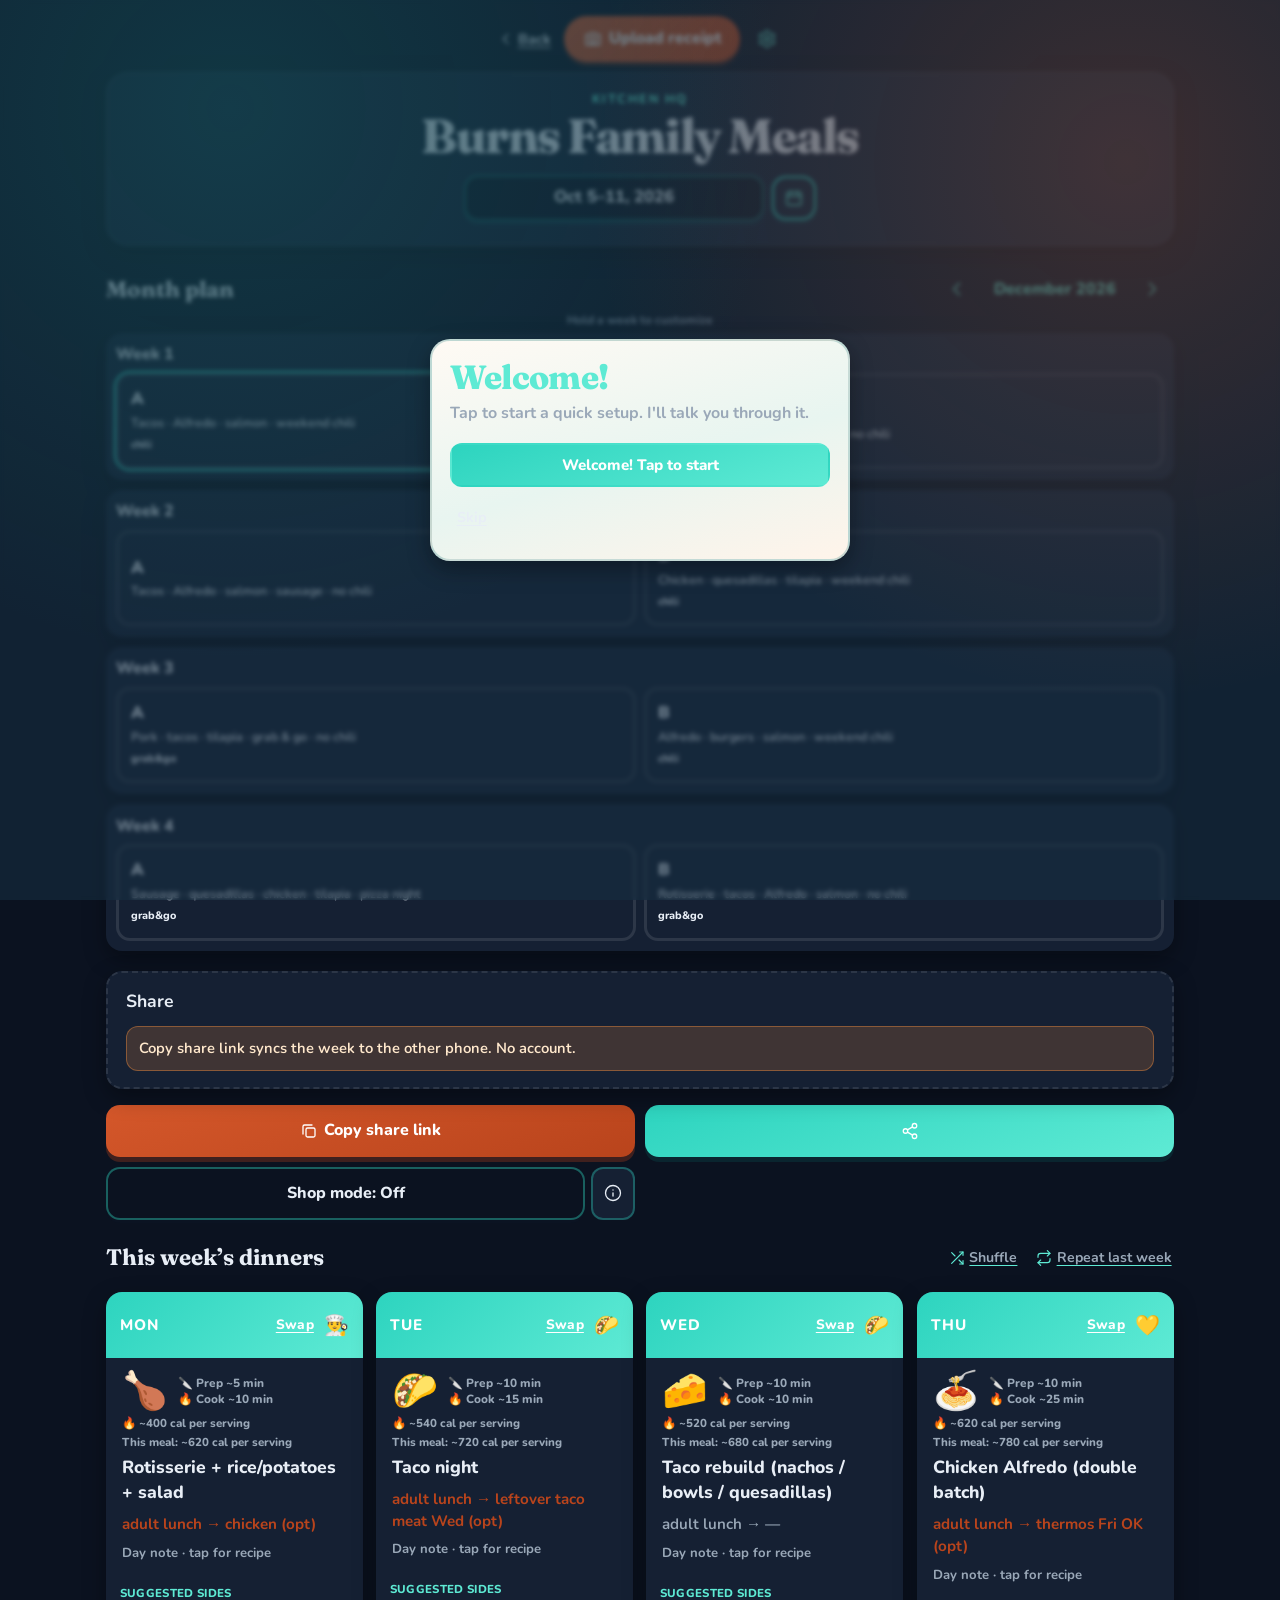
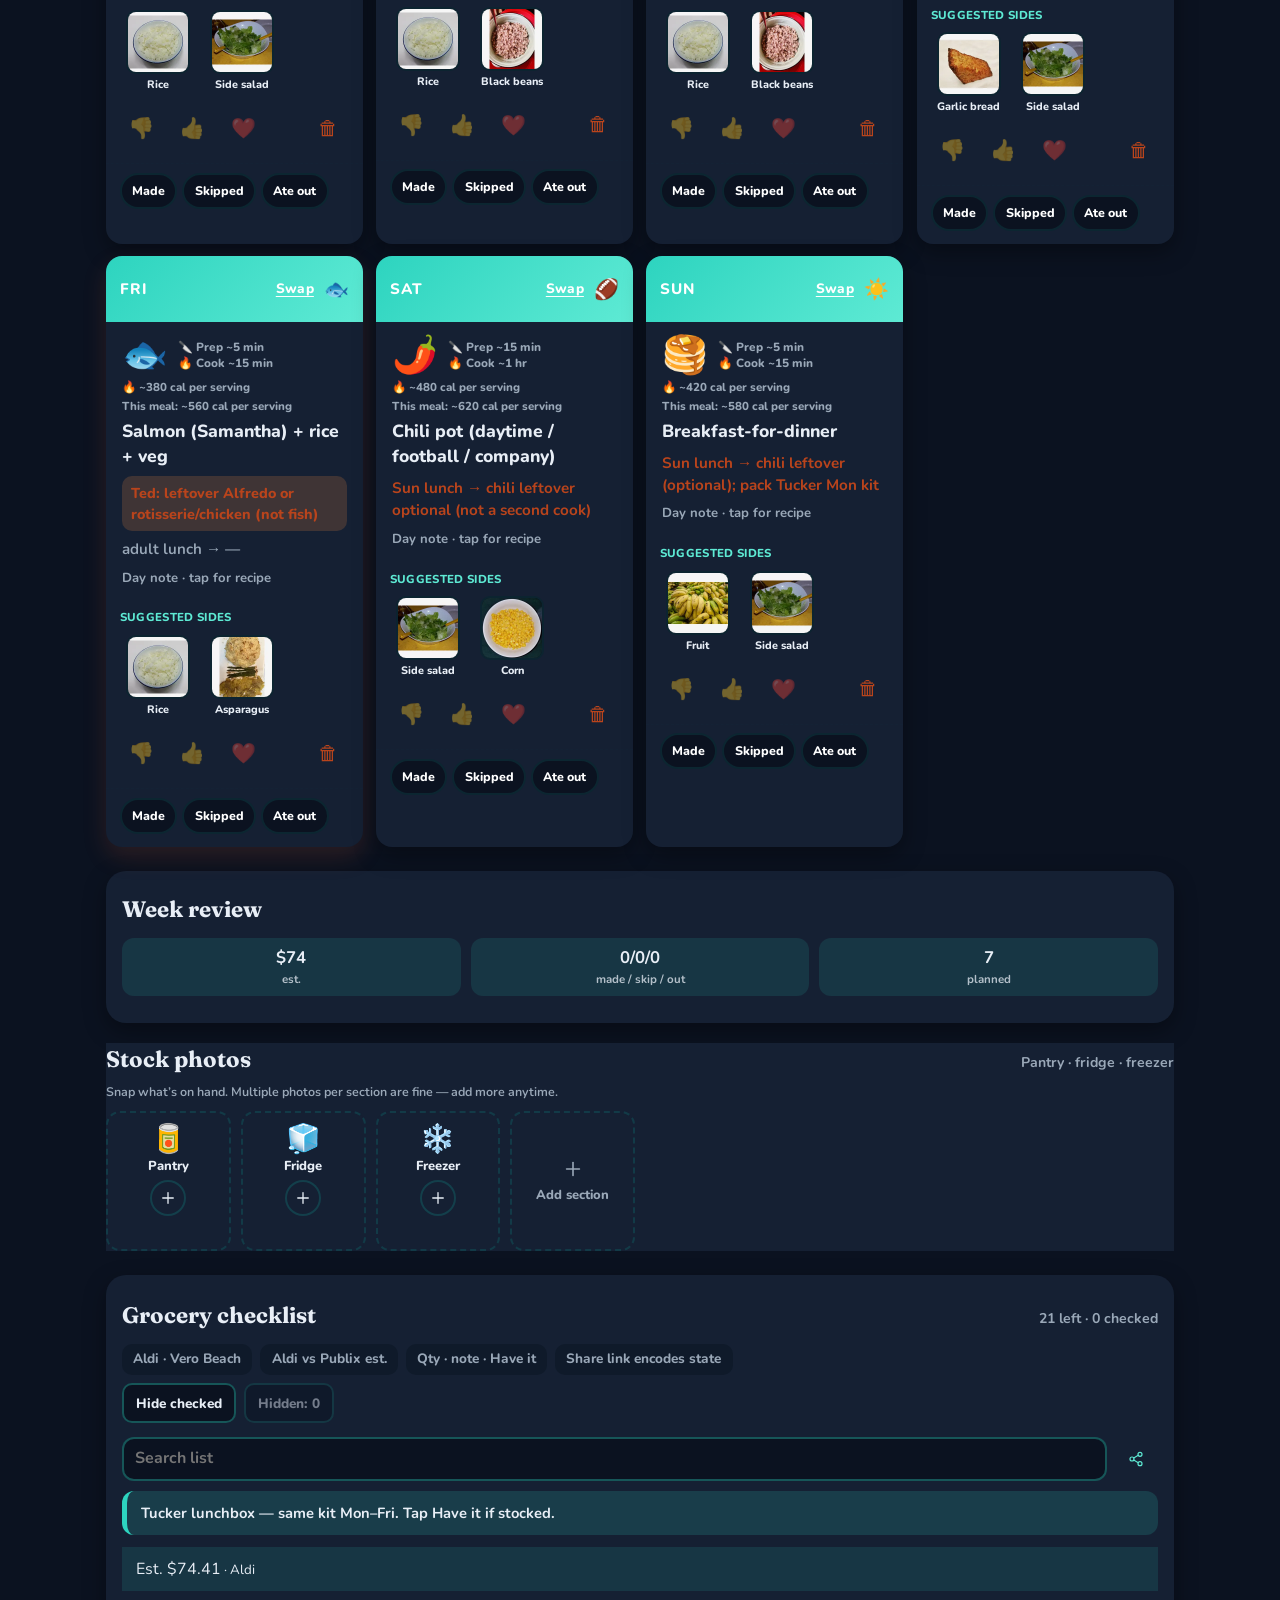
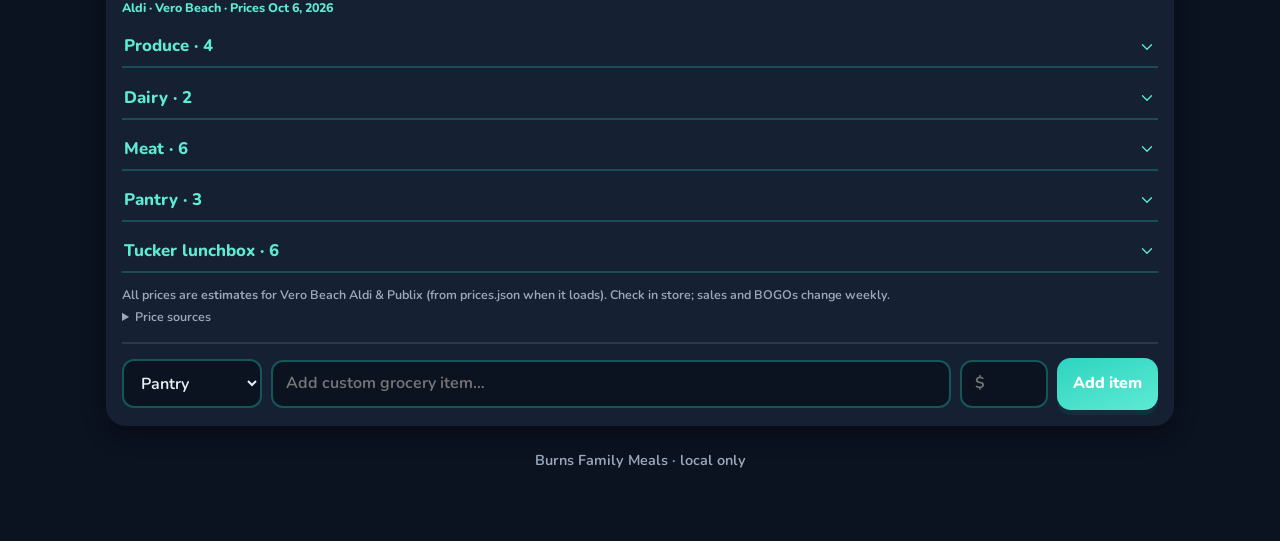
<file: index.html>
<!DOCTYPE html>
<html lang="en">
<head>
  <meta charset="UTF-8" />
  <meta name="viewport" content="width=device-width, initial-scale=1" />
  <meta name="description" content="Burns Family meal week planner and grocery list for Ted & Samantha." />
  <meta name="theme-color" content="#0b1220" id="theme-color-meta" />
  <script>(function(){try{var t=localStorage.getItem("fm-theme");if(t!=="light"&&t!=="dark")t="dark";document.documentElement.setAttribute("data-theme",t);document.documentElement.style.colorScheme=t;}catch(e){document.documentElement.setAttribute("data-theme","dark");}})();</script>
  <title>Burns Family Meals</title>
  <link rel="icon" href="data:image/svg+xml,%3Csvg xmlns='http://www.w3.org/2000/svg' viewBox='0 0 32 32'%3E%3Crect width='32' height='32' rx='8' fill='%230f6e6e'/%3E%3Ccircle cx='16' cy='16' r='8' fill='none' stroke='%23fffaf4' stroke-width='2.5'/%3E%3Ccircle cx='16' cy='16' r='3' fill='%23d9a441'/%3E%3C/svg%3E" />
  <link rel="preconnect" href="https://fonts.googleapis.com" />
  <link rel="preconnect" href="https://fonts.gstatic.com" crossorigin />
  <link href="https://fonts.googleapis.com/css2?family=Fraunces:opsz,wght@9..144,700;9..144,800&family=Nunito:wght@600;700;800&display=swap" rel="stylesheet" />
  <link rel="stylesheet" href="styles.css" />
</head>
<body>
  <div class="app">
    <div class="rcpt-top">
      <button type="button" class="back-link" id="back-btn" aria-label="Back" hidden>
        <svg class="ico" width="16" height="16" viewBox="0 0 24 24" fill="none" stroke="currentColor" stroke-width="1.75" stroke-linecap="round" stroke-linejoin="round" aria-hidden="true"><path d="M15 5l-7 7 7 7"/></svg>
        <span>Back</span>
      </button>
      <button type="button" class="rcpt-btn icon-btn" id="rcpt-btn" aria-label="Upload receipt">
        <svg class="ico" viewBox="0 0 24 24" fill="none" stroke="currentColor" stroke-width="1.75" stroke-linecap="round" stroke-linejoin="round" aria-hidden="true"><path d="M4 7h3l2-2h6l2 2h3v12H4z"/><circle cx="12" cy="13" r="3.5"/></svg>
        <span>Upload receipt</span>
      </button>
      <button type="button" class="gear-btn icon-btn" id="settings-btn" aria-label="Settings">
        <svg class="ico" viewBox="0 0 24 24" fill="none" stroke="currentColor" stroke-width="1.75" stroke-linecap="round" stroke-linejoin="round" aria-hidden="true"><path d="M9.671 4.136a2.34 2.34 0 0 1 4.659 0 2.34 2.34 0 0 0 3.319 1.915 2.34 2.34 0 0 1 2.33 4.033 2.34 2.34 0 0 0 0 3.831 2.34 2.34 0 0 1-2.33 4.033 2.34 2.34 0 0 0-3.319 1.915 2.34 2.34 0 0 1-4.659 0 2.34 2.34 0 0 0-3.32-1.915 2.34 2.34 0 0 1-2.33-4.033 2.34 2.34 0 0 0 0-3.831A2.34 2.34 0 0 1 6.35 6.051a2.34 2.34 0 0 0 3.319-1.915"/><circle cx="12" cy="12" r="3"/></svg>
      </button>
    </div>

    <header class="hero-card" id="hero-card">
      <p class="brand-kicker">Kitchen HQ</p>
      <h1 class="brand">Burns Family Meals</h1>
      <div class="week-label-wrap">
        <label class="visually-hidden" for="week-label">Week label</label>
        <input
          id="week-label"
          class="week-label"
          type="text"
          maxlength="80"
          value="Oct 5–11, 2026"
          aria-label="Editable week title"
        />
        <button type="button" class="cal-btn icon-btn" id="cal-btn" aria-label="Pick a week on a calendar">
          <svg class="ico" viewBox="0 0 24 24" fill="none" stroke="currentColor" stroke-width="1.75" stroke-linecap="round" stroke-linejoin="round" aria-hidden="true"><rect x="3.5" y="5" width="17" height="15.5" rx="2"/><path d="M8 3.5v3M16 3.5v3M3.5 10h17"/></svg>
        </button>
      </div>
      <p class="plan-note" id="house-note" hidden></p>
      <div hidden aria-hidden="true">
        <div id="budget-band"><button type="button" id="budget-chip"></button><span id="store-chip"></span>
          <p id="estimate-band"></p><div id="budget-progress"><div id="budget-progress-fill"></div></div>
          <div id="budget-compare"></div>
        </div>
      </div>
    </header>

    <section class="templates" aria-labelledby="templates-title">
      <div class="month-plan-head">
        <div class="section-title month-title-row">
          <h2 id="templates-title">Month plan</h2>
          <div class="month-ctrl" id="month-ctrl">
          <button type="button" class="month-arrow icon-btn" id="month-prev" aria-label="Previous month">
            <svg class="ico" viewBox="0 0 24 24" fill="none" stroke="currentColor" stroke-width="1.75" stroke-linecap="round" stroke-linejoin="round" aria-hidden="true"><path d="M15 5l-7 7 7 7"/></svg>
          </button>
          <button type="button" class="month-name-btn" id="month-name" aria-haspopup="menu">October 2026</button>
          <button type="button" class="month-arrow icon-btn" id="month-next" aria-label="Next month">
            <svg class="ico" viewBox="0 0 24 24" fill="none" stroke="currentColor" stroke-width="1.75" stroke-linecap="round" stroke-linejoin="round" aria-hidden="true"><path d="M9 5l7 7-7 7"/></svg>
          </button>
          <div class="month-menu" id="month-menu" hidden role="menu">
            <button type="button" role="menuitem" id="month-dup">
              <svg class="ico" viewBox="0 0 24 24" fill="none" stroke="currentColor" stroke-width="1.75" stroke-linecap="round" stroke-linejoin="round" aria-hidden="true"><rect x="8" y="8" width="12" height="12" rx="2"/><path d="M4 16V6a2 2 0 012-2h10"/></svg>
              Duplicate this month
            </button>
          </div>
        </div>
      </div>
      <p class="month-hold-hint">Hold a week to customize</p>
      </div>
      <div class="month-grid" id="month-grid" role="group" aria-label="Week templates A and B"></div>
    </section>

    <section class="howto" aria-labelledby="howto-title">
      <h2 id="howto-title">Share</h2>
      <p class="sync-note">Copy share link syncs the week to the other phone. No account.</p>
    </section>

    <div class="actions">
      <button type="button" class="btn btn-primary icon-btn" id="copy-share">
        <svg class="ico" viewBox="0 0 24 24" fill="none" stroke="currentColor" stroke-width="1.75" stroke-linecap="round" stroke-linejoin="round" aria-hidden="true"><rect x="8" y="8" width="12" height="12" rx="2"/><path d="M4 16V6a2 2 0 012-2h10"/></svg>
        Copy share link
      </button>
      <button type="button" class="btn btn-secondary icon-btn" id="copy-grocery" aria-label="Share list">
        <svg class="ico" viewBox="0 0 24 24" fill="none" stroke="currentColor" stroke-width="1.75" stroke-linecap="round" stroke-linejoin="round" aria-hidden="true"><circle cx="18" cy="5" r="3"/><circle cx="6" cy="12" r="3"/><circle cx="18" cy="19" r="3"/><line x1="8.59" y1="13.51" x2="15.42" y2="17.49"/><line x1="15.41" y1="6.51" x2="8.59" y2="10.49"/></svg>
      </button>
      <span class="shop-mode-wrap">
        <button type="button" class="btn btn-ghost" id="shop-mode" aria-pressed="false">Shop mode: Off</button>
        <button type="button" class="tip-i" id="shop-mode-tip" aria-label="What shop mode does" aria-expanded="false" aria-controls="shop-mode-tip-pop">
          <svg class="ico" viewBox="0 0 24 24" fill="none" stroke="currentColor" stroke-width="1.75" stroke-linecap="round" stroke-linejoin="round" aria-hidden="true"><circle cx="12" cy="12" r="10"/><line x1="12" y1="16" x2="12" y2="12"/><line x1="12" y1="8" x2="12.01" y2="8"/></svg>
        </button>
        <span class="tip-pop" id="shop-mode-tip-pop" role="tooltip" hidden>Shop mode: larger grocery checkboxes, checked items move to the bottom, and the screen stays on while you shop.</span>
      </span>
      <button type="button" class="btn btn-ghost" id="reset-checks" hidden>Uncheck all grocery items</button>
    </div>
    <div class="copy-photo" id="copy-photo" hidden></div>

    <section aria-labelledby="week-title">
      <div class="section-title week-actions-row">
        <h2 id="week-title">This week’s dinners</h2>
        <div class="week-actions">
          <button type="button" class="shuffle-link" id="shuffle-btn" aria-label="Shuffle this week">
            <svg class="ico" viewBox="0 0 24 24" fill="none" stroke="currentColor" stroke-width="1.75" stroke-linecap="round" stroke-linejoin="round" aria-hidden="true"><path d="M16 3h5v5"/><path d="M4 20L21 3"/><path d="M21 16v5h-5"/><path d="M15 15l6 6"/><path d="M4 4l5 5"/></svg>
            <span>Shuffle</span>
          </button>
          <button type="button" class="week-text-link" id="repeat-btn" aria-label="Repeat last week">
            <svg class="ico" viewBox="0 0 24 24" fill="none" stroke="currentColor" stroke-width="1.75" stroke-linecap="round" stroke-linejoin="round" aria-hidden="true"><path d="M17 1l4 4-4 4"/><path d="M3 11V9a4 4 0 014-4h14"/><path d="M7 23l-4-4 4-4"/><path d="M21 13v2a4 4 0 01-4 4H3"/></svg>
            <span>Repeat last week</span>
          </button>
        </div>
      </div>
      <div class="week-grid" id="week-grid"></div>
    </section>

    <section class="week-review-panel" id="week-review-panel" aria-labelledby="week-review-title" hidden>
      <div class="section-title">
        <h2 id="week-review-title">Week review</h2>
        <span></span>
      </div>
      <div id="week-review-body"></div>
    </section>

    <section class="ratings-panel" aria-labelledby="ratings-title">
      <div class="section-title">
        <h2 id="ratings-title">My ratings</h2>
        <span></span>
      </div>
      <div id="my-ratings"></div>
    </section>

    <section class="stock-panel" id="stock-panel" aria-labelledby="stock-title">
      <div class="section-title">
        <h2 id="stock-title">Stock photos</h2>
        <span>Pantry · fridge · freezer</span>
      </div>
      <p class="muted2" style="margin:0 0 10px">Snap what’s on hand. Multiple photos per section are fine — add more anytime.</p>
      <div id="stock-sections"></div>
    </section>

    <section class="grocery-panel" aria-labelledby="grocery-title">
      <div class="section-title">
        <h2 id="grocery-title">Grocery checklist</h2>
        <span id="checked-count">0 left · 0 checked</span>
      </div>
      <div class="grocery-meta">
        <span class="chip" id="list-store-chip">By aisle</span>
        <span class="chip">Aldi vs Publix est.</span>
        <span class="chip">Qty · note · Have it</span>
        <span class="chip">Share link encodes state</span>
      </div>
      <div class="grocery-controls" id="grocery-controls" aria-label="List controls"></div>
      <div id="grocery-list"></div>

      <div class="custom-add">
        <label class="visually-hidden" for="custom-category">Category</label>
        <select id="custom-category" aria-label="Custom item category">
          <option>Produce</option>
          <option>Dairy</option>
          <option>Meat</option>
          <option selected>Pantry</option>
          <option>Frozen</option>
          <option>Tucker lunchbox</option>
          <option>Other</option>
          <option value="__new__">+ New category…</option>
        </select>
        <label class="visually-hidden" for="custom-new-cat">New category name</label>
        <input id="custom-new-cat" type="text" maxlength="40" placeholder="Name the new category…" hidden />
        <button type="button" class="btn btn-secondary" id="del-custom-cat" hidden>Delete category</button>
        <label class="visually-hidden" for="custom-name">Custom grocery item</label>
        <input id="custom-name" type="text" maxlength="80" placeholder="Add custom grocery item…" />
        <label class="visually-hidden" for="custom-price">Optional price</label>
        <input id="custom-price" type="number" min="0" step="0.01" inputmode="decimal" placeholder="$" aria-label="Optional price estimate" />
        <button type="button" class="btn btn-secondary" id="add-custom">Add item</button>
      </div>
    </section>

    <p class="footer-note">Burns Family Meals · local only</p>
  </div>

  <div
    class="modal-backdrop"
    id="recipe-modal"
    aria-hidden="true"
    role="dialog"
    aria-modal="true"
    aria-labelledby="modal-title"
  >
    <div class="modal">
      <div class="modal-top">
        <div>
          <h3 id="modal-title">Recipe</h3>
          <p class="day-sub" id="modal-lunch"></p>
        </div>
        <button type="button" class="close-btn" id="modal-close" aria-label="Close recipe">×</button>
      </div>
      <div id="modal-body"></div>
    </div>
  </div>

  <div
    class="modal-backdrop"
    id="swap-modal"
    aria-hidden="true"
    role="dialog"
    aria-modal="true"
    aria-labelledby="swap-title"
  >
    <div class="modal modal-swap">
      <div class="modal-top">
        <div>
          <h3 id="swap-title">Swap night</h3>
          <p class="day-sub">Leftovers, eat out, grab &amp; go, or another dinner</p>
        </div>
        <button type="button" class="close-btn" id="swap-close" aria-label="Close swap">×</button>
      </div>
      <div id="swap-body"></div>
    </div>
  </div>

  <div
    class="modal-backdrop settings-backdrop"
    id="settings-modal"
    aria-hidden="true"
    role="dialog"
    aria-modal="true"
    aria-labelledby="settings-title"
  >
    <div class="modal modal-settings">
      <div class="modal-top">
        <div>
          <h3 id="settings-title">Settings</h3>
          <p class="day-sub">House rules · holidays · store</p>
        </div>
        <button type="button" class="close-btn" id="settings-close" aria-label="Close settings">×</button>
      </div>
      <div id="settings-body"></div>
    </div>
  </div>

  <div class="sheet-bg" id="sheet" aria-hidden="true"><div class="sheet" role="dialog" aria-modal="true" id="sheetIn"></div></div>

  <div class="toast" id="toast" role="status" aria-live="polite"></div>
  <div class="gentle-banner" id="gentle-banner" hidden></div>

  <style>
    .visually-hidden {
      position: absolute !important;
      width: 1px; height: 1px;
      padding: 0; margin: -1px;
      overflow: hidden; clip: rect(0, 0, 0, 0);
      white-space: nowrap; border: 0;
    }
  </style>
  <script src="app.js"></script>
</body>
</html>
</file>
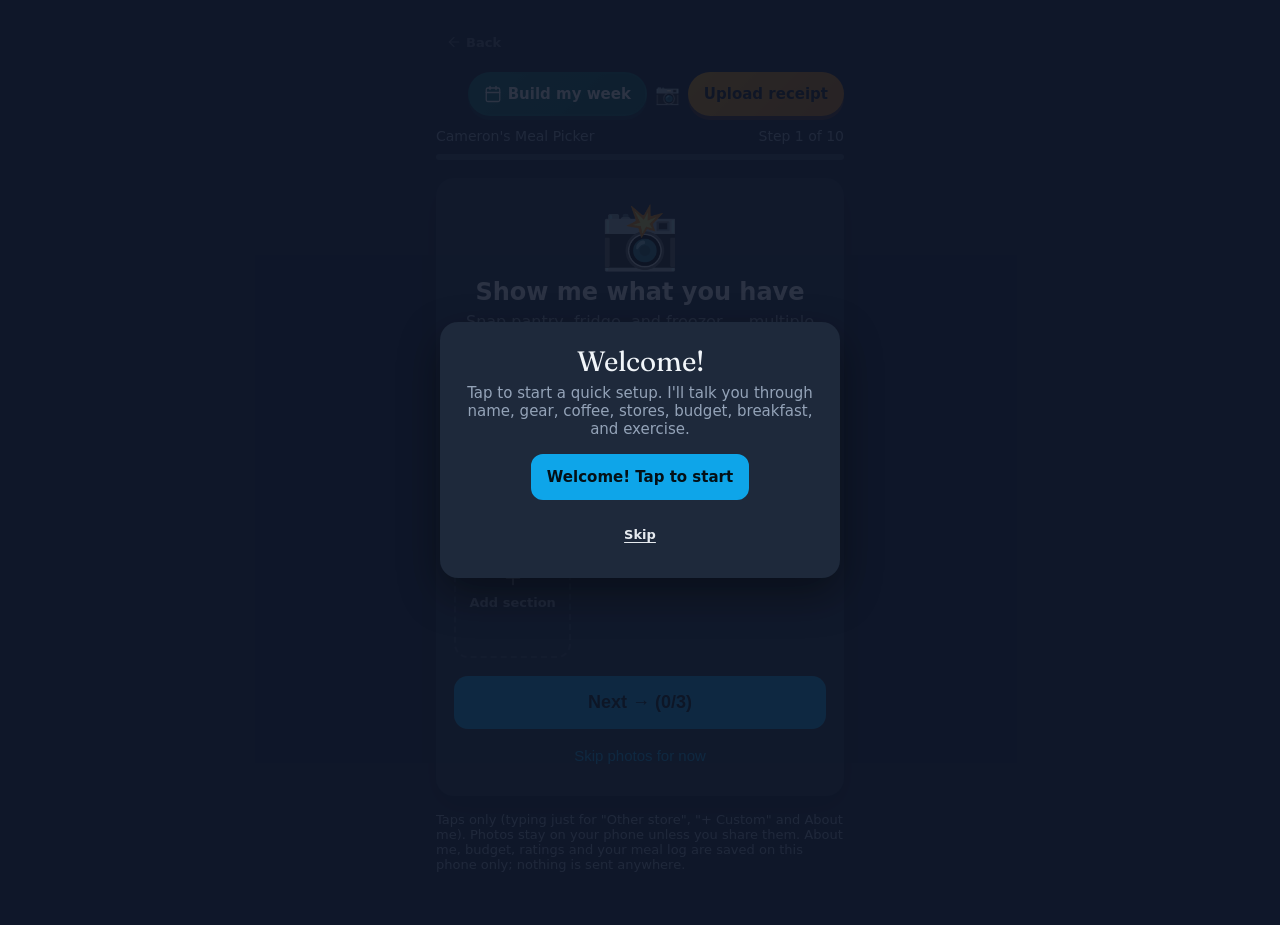
<file: cameron-sample/index.html>
<!doctype html>
<html lang="en">
<head>
<meta charset="utf-8">
<meta name="viewport" content="width=device-width,initial-scale=1">
<link rel="icon" href="data:image/svg+xml,%3Csvg xmlns='http://www.w3.org/2000/svg' viewBox='0 0 32 32'%3E%3Crect width='32' height='32' rx='8' fill='%230f6e6e'/%3E%3Ccircle cx='16' cy='16' r='8' fill='none' stroke='%23fffaf4' stroke-width='2.5'/%3E%3Ccircle cx='16' cy='16' r='3' fill='%23d9a441'/%3E%3C/svg%3E" />
<meta name="theme-color" content="#0b1220" id="theme-color-meta">
<script>(function(){try{var t=localStorage.getItem("cm-theme");if(t!=="light"&&t!=="dark")t="dark";document.documentElement.setAttribute("data-theme",t);document.documentElement.style.colorScheme=t;if(t==="light")document.documentElement.classList.add("theme-light");}catch(e){document.documentElement.setAttribute("data-theme","dark");}})();</script>
<title>My Meal Picker</title>
<link rel="preconnect" href="https://fonts.googleapis.com">
<link href="https://fonts.googleapis.com/css2?family=Fraunces:opsz,wght@9..144,800&family=Nunito:wght@600;700;800&display=swap" rel="stylesheet">
<style>
  :root{--bg:#0f172a;--card:#1e293b;--ink:#f1f5f9;--mut:#94a3b8;--chip:#334155;--on:#0ea5e9;--gold:#f59e0b}
  html[data-theme="light"]{--bg:#f4f7f6;--card:#fffaf4;--ink:#173042;--mut:#5b6b7a;--chip:#d5e3df;--on:#0f6e6e;--gold:#c47a2c}
  html[data-theme="light"] body{background:var(--bg);color:var(--ink)}
  html[data-theme="light"] .card,html[data-theme="light"] .welcome-card{background:var(--card);color:var(--ink)}
  html[data-theme="light"] .addrow input,html[data-theme="light"] .welcome-field,html[data-theme="light"] .ph-new-row input{background:#fff;color:var(--ink);border-color:rgba(15,110,110,.28)}
  *{box-sizing:border-box}
  body{margin:0;font-family:-apple-system,system-ui,Segoe UI,Roboto,sans-serif;background:var(--bg);color:var(--ink);min-height:100vh;display:flex;justify-content:center}
  .wrap{width:100%;max-width:440px;padding:20px 16px 40px}
  .top{display:flex;justify-content:space-between;align-items:center;color:var(--mut);font-size:14px;margin-bottom:10px}
  .bar{height:6px;background:var(--chip);border-radius:6px;overflow:hidden;margin-bottom:18px}
  .bar i{display:block;height:100%;background:var(--on);transition:width .3s}
  .card{background:var(--card);border-radius:18px;padding:22px 18px;text-align:center;box-shadow:0 10px 30px rgba(0,0,0,.3)}
  .emoji{font-size:64px;line-height:1;margin:4px 0 10px}
  h1{font-size:24px;margin:0 0 6px}
  p.sub{color:var(--mut);margin:0 0 18px}
  .chips{display:flex;flex-wrap:wrap;gap:10px;justify-content:center;margin:4px 0 20px}
  .chip{border:2px solid var(--on);background:var(--on);color:#fff;border-radius:999px;padding:10px 14px;font-size:16px;cursor:pointer;user-select:none}
  .chip.off{background:transparent;color:var(--ink);border-color:var(--chip)}
  .chip.drop.off{/* unselected — same look as .chip.off, not struck */}
  /* Gold/amber pills: dark text for WCAG AA (white-on-gold fails ~2:1) */
  .chip.main{background:var(--gold);border-color:var(--gold);color:#1a1a1a}
  .chip.open{outline:3px solid var(--gold);outline-offset:2px}
  .chip.addc{background:transparent;border:2px dashed var(--mut);color:var(--mut)}
  .chip.cust:not(.off){background:#8b5cf6;border-color:#8b5cf6}
  .next{width:100%;border:0;border-radius:14px;padding:16px;font-size:18px;font-weight:700;background:var(--on);color:#fff;cursor:pointer}
  .next:disabled{opacity:.4}
  .ghost{background:transparent;color:var(--mut);font-weight:500;font-size:15px;margin-top:8px;padding:10px}
  .addrow{display:flex;gap:8px;margin:0 0 18px}
  .addrow input{flex:1;min-width:0;border-radius:12px;border:2px solid var(--chip);background:#0b1222;color:var(--ink);padding:12px;font-size:16px}
  .addrow button{border:0;border-radius:12px;background:var(--chip);color:#fff;padding:0 16px;font-size:16px;cursor:pointer}
  .addrow.cust input{border-color:#8b5cf6}.addrow.cust button{background:#8b5cf6}
  .photos{display:grid;grid-template-columns:1fr 1fr 1fr;gap:10px;margin:0 0 18px}
  .ph{position:relative;aspect-ratio:3/4;border:2px dashed var(--chip);border-radius:14px;display:flex;flex-direction:column;align-items:center;justify-content:center;cursor:pointer;overflow:hidden;font-size:14px;color:var(--mut)}
  .ph span.big{font-size:34px;margin-bottom:6px}
  .ph img{position:absolute;inset:0;width:100%;height:100%;object-fit:cover}
  .ph.done{border:2px solid var(--on)}
  .ph .ok{position:absolute;bottom:6px;left:6px;right:6px;background:rgba(14,165,233,.9);color:#fff;border-radius:8px;padding:3px;font-size:12px}
  .ph input{display:none}
  .photos{grid-template-columns:repeat(auto-fill,minmax(110px,1fr))}
  .ph-sec{position:relative;border:2px dashed var(--chip);border-radius:14px;padding:10px 32px 8px 8px;display:flex;flex-direction:column;gap:6px;min-height:140px;text-align:center}
  .ph-sec.done{border-color:var(--on)}
  .ph-sec-lab{font-size:13px;font-weight:800;color:var(--ink);line-height:1.2;padding-right:4px;word-break:break-word}
  .ph-sec-lab .big{display:block;font-size:28px;margin-bottom:2px}
  .ph-thumbs{display:flex;flex-wrap:wrap;gap:5px;justify-content:center;align-items:center}
  .ph-thumb{position:relative;width:56px;height:56px;border-radius:8px;overflow:hidden;border:2px solid var(--chip);flex-shrink:0}
  .ph-thumb img{width:100%;height:100%;object-fit:cover;display:block}
  .ph-thumb .ph-x{position:absolute;top:0;right:0;width:28px;height:28px;border:0;border-radius:0;background:transparent;box-shadow:none;color:#000;display:flex;align-items:center;justify-content:center;padding:0;cursor:pointer;line-height:0}
  .ph-thumb .ph-x .ico{width:14px;height:14px;stroke:#000}
  .ph-add{appearance:none;border:2px solid var(--chip,#334155);background:var(--card,#1e293b);color:var(--ink,#f1f5f9);width:36px;height:36px;min-height:36px;min-width:36px;border-radius:50%;padding:0;margin:0;font:inherit;text-decoration:none;cursor:pointer;display:inline-flex;align-items:center;justify-content:center;flex-shrink:0;box-shadow:none;gap:0}
  .ph-add .ico{width:18px;height:18px;stroke:currentColor;display:block}
  .ph-add-sec{appearance:none;border:2px dashed var(--chip);border-radius:14px;background:transparent;color:var(--mut);min-height:140px;display:flex;flex-direction:column;align-items:center;justify-content:center;gap:6px;cursor:pointer;font:inherit;font-weight:800;font-size:13px}
  .ph-add-sec .ico{width:22px;height:22px;stroke:currentColor}
  .ph-sec-del{appearance:none;position:absolute;top:4px;right:4px;width:24px;height:24px;border:0;border-radius:50%;background:rgba(15,23,42,.7);color:#fff;display:flex;align-items:center;justify-content:center;padding:0;cursor:pointer}
  .ph-sec-del .ico{width:12px;height:12px;stroke:#fff}
  .ph-new-row{display:flex;gap:8px;margin:0 0 12px;align-items:center}
  .ph-new-row input{flex:1;min-height:44px;border-radius:12px;border:2px solid var(--chip);background:#0b1222;color:var(--ink);padding:10px;font:inherit;font-weight:700}
  .sum{text-align:left}
  .sum h2{font-size:17px;margin:16px 0 6px}
  .sum p{margin:0}
  .tag{display:inline-block;background:var(--chip);border-radius:999px;padding:4px 10px;margin:3px;font-size:14px}
  .tag.y{background:#065f46}
  .no{color:var(--mut);font-size:14px}
  .muted{color:var(--mut);font-size:13px;margin-top:16px}
  /* variant pop list */
  .pop{background:#0b1222;border:2px solid var(--gold);border-radius:16px;padding:12px;margin:-8px 0 18px;text-align:left;animation:pop .15s ease}
  .pop .ph2{font-size:14px;color:var(--gold);font-weight:700;margin:0 0 8px}
  .pop .opts{display:flex;flex-wrap:wrap;gap:8px}
  .popt{border:2px solid var(--chip);background:var(--card);color:var(--ink);border-radius:12px;padding:10px 12px;font-size:15px;cursor:pointer}
  .popt.sel{background:var(--on);border-color:var(--on);color:#fff}
  .popt.rm{border-color:#7f1d1d;color:#fca5a5}
  @keyframes pop{from{opacity:0;transform:translateY(-4px)}to{opacity:1}}
  /* equipment */
  .feat{display:flex;align-items:center;gap:12px;text-align:left;border:3px solid var(--chip);border-radius:18px;padding:14px;margin:0 0 8px;cursor:pointer;background:#0b1222}
  .feat.on{border-color:var(--gold);background:linear-gradient(135deg,#3b2a06,#1e293b)}
  .feat .fe{font-size:40px}
  .feat b{font-size:18px}
  .feat .dad{color:var(--gold);font-size:14px;margin-top:3px}
  .feat .ck{margin-left:auto;width:34px;height:34px;border-radius:50%;border:2px solid var(--chip);display:flex;align-items:center;justify-content:center;font-size:20px;flex-shrink:0}
  .feat.on .ck{background:var(--gold);border-color:var(--gold);color:#111}
  .fnote{font-size:13px;color:var(--mut);margin:0 0 16px}
  .lbl{font-size:13px;color:var(--mut);text-transform:uppercase;letter-spacing:.08em;margin:6px 0 8px}
  /* meals yes/no */
  .meals{display:flex;flex-direction:column;gap:10px;margin:0 0 16px;text-align:left}
  .meal{background:#0b1222;border:2px solid var(--chip);border-radius:16px;padding:10px 12px}
  .meal.yes{border-color:#10b981}.meal.no{opacity:.55}
  .mrow{display:flex;align-items:center;gap:10px}
  .me{font-size:34px;line-height:1}
  .mt{flex:1;min-width:0}
  .mt b{font-size:16px}
  .vchip{display:inline-block;margin-top:4px;border:2px solid var(--gold);color:var(--gold);border-radius:999px;padding:3px 10px;font-size:13px;cursor:pointer}
  .fb{display:inline-block;margin-top:4px;font-size:12px;color:#fbbf24}
  .yn{display:flex;gap:6px}
  .yn button{border:2px solid var(--chip);background:transparent;color:var(--ink);border-radius:12px;padding:10px 12px;font-size:15px;font-weight:700;cursor:pointer}
  .yn button.y.sel{background:#10b981;border-color:#10b981}
  .yn button.n.sel{background:#7f1d1d;border-color:#7f1d1d}
  .tipbtn{display:block;width:100%;margin-top:8px;border:0;background:transparent;color:var(--on);text-align:left;font-size:14px;padding:4px 0;cursor:pointer}
  .tip{margin-top:6px;background:var(--card);border-radius:12px;padding:10px 12px;font-size:14px;line-height:1.4}
  .tip ol{margin:6px 0;padding-left:20px}
  .tip .t1{color:#fbbf24;font-weight:700}
  .tip .t2{color:#f87171;font-weight:700}
  .tip .t3{color:var(--mut);font-size:12px}
  details.box{background:#0b1222;border:2px solid var(--chip);border-radius:14px;padding:10px 12px;margin:0 0 16px;text-align:left}
  details.box summary{cursor:pointer;font-weight:700}
  details.box ul{margin:8px 0 0;padding-left:20px;font-size:14px;line-height:1.45}
  /* Yellow CTA: dark text on amber fill (matches .rcpt-btn contrast) */
  .build,.next.build{background:linear-gradient(135deg,#f59e0b,#d97706);color:#1a1a1a;font-size:22px;padding:20px;margin-top:18px;box-shadow:0 6px 0 rgba(146,64,14,.6)}
  /* ===== week planner: view state ≠ theme ===== */
  #week{display:none;width:100%;max-width:460px;padding:14px 14px 50px}
  body.view-week #week{display:block}
  body.view-week .wrap{display:none}
  /* Dark week tokens (default when data-theme=dark) */
  body.view-week{--wbg:#0f1a2a;--wink:#e8eef6;--wsoft:#9aa8b8;--teal:#2dd4bf;--tealD:#5eead4;--tealS:rgba(45,212,191,.18);--coral:#fb923c;--coralD:#fdba74;--coralS:rgba(251,146,60,.2);--wgold:#fbbf24;--white:#152033;
    background:radial-gradient(circle at 10% 0%,rgba(45,212,191,.12),transparent 38%),radial-gradient(circle at 95% 12%,rgba(251,146,60,.1),transparent 34%),linear-gradient(180deg,#0b1220 0%,#0f1a2a 50%,#121a28 100%);color:var(--wink);font-family:Nunito,Segoe UI,sans-serif}
  /* Light week tokens — unchanged from prior light week look */
  html[data-theme="light"] body.view-week{--wbg:#eef6f2;--wink:#173042;--wsoft:#3d5566;--teal:#0f6e6e;--tealD:#0a5555;--tealS:#d4efef;--coral:#d4572a;--coralD:#b9441c;--coralS:#ffe3d6;--wgold:#d9a441;--white:#fffaf4;
    background:radial-gradient(circle at 10% 0%,rgba(15,110,110,.16),transparent 38%),radial-gradient(circle at 95% 12%,rgba(212,87,42,.12),transparent 34%),linear-gradient(180deg,#f4faf7 0%,#eef6f2 42%,#f8f1e8 100%);color:var(--wink)}
  .wk-h{text-align:center;padding:4px 0 10px}
  .kick{margin:0;font-weight:800;font-size:12px;letter-spacing:.14em;text-transform:uppercase;color:var(--tealD)}
  .brand{margin:2px 0 0;font-family:Fraunces,Georgia,serif;font-size:34px;font-weight:800;letter-spacing:-.03em;line-height:1.05}
  .wlabel{display:inline-block;margin:10px 0 4px;border:2px solid var(--teal);background:var(--white);color:var(--coralD);font-weight:800;border-radius:14px;padding:8px 18px;box-shadow:0 4px 0 rgba(15,110,110,.16)}
  .tagline{margin:6px auto 0;color:var(--wsoft);font-weight:700;font-size:14px}
  .pills{display:flex;flex-wrap:wrap;gap:8px;justify-content:center;margin-top:10px}
  .pill{font-weight:800;padding:7px 12px;border-radius:12px;font-size:14px}
  .pill.t{background:var(--tealS);color:var(--tealD)}.pill.c{background:var(--coralS);color:var(--coralD)}
  .rules{margin:6px 0 14px;padding:12px 14px;background:linear-gradient(135deg,#124f4f,var(--teal));color:#fff;border-radius:16px;box-shadow:0 8px 22px rgba(23,48,66,.12)}
  .rules h2{margin:0 0 6px;font-family:Fraunces,Georgia,serif;font-size:17px}
  .rules ul{margin:0;padding-left:18px;font-weight:650;font-size:13px;line-height:1.4}
  .rules li+li{margin-top:3px}
  .lt{background:var(--white);border:2px dashed rgba(212,87,42,.55);border-radius:16px;padding:10px 14px;margin:0 0 14px;box-shadow:0 8px 22px rgba(23,48,66,.12)}
  .lt summary{font-weight:800;color:var(--coralD);cursor:pointer;font-size:16px}
  .lt ul{margin:8px 0 0;padding-left:18px;font-weight:650;color:var(--wsoft);font-size:14px}
  .stitle{display:flex;align-items:baseline;justify-content:space-between;margin:14px 0 10px}
  .stitle h2{margin:0;font-family:Fraunces,Georgia,serif;font-size:22px}
  .stitle span{color:var(--wsoft);font-weight:700;font-size:13px}
  .day{background:var(--white);border-radius:16px;box-shadow:0 8px 22px rgba(23,48,66,.12);overflow:hidden;margin-bottom:12px;cursor:pointer;animation:pi .4s ease both}
  @keyframes pi{from{opacity:0;transform:scale(.97) translateY(8px)}to{opacity:1}}
  .dh{display:flex;justify-content:space-between;align-items:center;background:linear-gradient(135deg,var(--teal),var(--tealD));color:#fff;padding:9px 14px;font-weight:800;letter-spacing:.04em;text-transform:uppercase;font-size:14px}
  .day.cook .dh{background:linear-gradient(135deg,var(--coral),var(--coralD))}
  .db{padding:12px 14px 14px}
  .memo{font-size:36px;line-height:1;display:block;margin-bottom:4px}
  .dinner{margin:0;font-size:18px;font-weight:800}
  .dnote{margin:7px 0 0;padding:7px 10px;background:var(--coralS);border-radius:10px;color:var(--coralD);font-weight:800;font-size:14px}
  .day:not(.cook) .dnote{background:var(--tealS);color:var(--tealD)}
  .dl{margin:7px 0 0;font-weight:700;font-size:14px;color:var(--wink)}
  .dl.b{color:var(--wsoft);font-weight:650}
  .hint{margin:7px 0 0;color:var(--wsoft);font-size:12px;font-weight:700}
  .rec{margin-top:10px;padding:10px 12px;background:var(--wbg);border-left:5px solid var(--teal);border-radius:12px;font-size:14px;font-weight:650;color:var(--wsoft)}
  .rec h4{margin:0 0 4px;color:var(--tealD);font-size:13px;text-transform:uppercase;letter-spacing:.04em}
  .rec ol{margin:0;padding-left:18px}
  .rec .t1{color:#b45309;font-weight:800}.rec .t2{color:#b91c1c;font-weight:800}.rec .t3{color:var(--wsoft);font-size:12px}
  .gpanel{background:var(--white);border-radius:20px;box-shadow:0 8px 22px rgba(23,48,66,.12);padding:14px;margin-bottom:16px}
  .tot{display:grid;grid-template-columns:1fr 1fr 1fr;gap:6px;margin-bottom:8px}
  .tot div{background:var(--wbg);border-radius:12px;padding:8px 6px;text-align:center;font-weight:800;font-size:13px;color:var(--wsoft)}
  .tot b{display:block;font-size:19px;color:var(--wink)}
  .tot .best{background:var(--tealS);color:var(--tealD)}
  .tot .main{outline:2px solid var(--wgold)}
  .gnote{font-size:13px;font-weight:700;color:var(--wsoft);background:var(--coralS);border-radius:12px;padding:8px 10px;margin:0 0 6px}
  .aisle{margin:14px 0 4px;padding-bottom:3px;border-bottom:2px solid #dceee6;color:var(--tealD);font-size:16px;display:flex;justify-content:space-between}
  .aisle small{color:var(--wsoft);font-size:12px}
  .it{display:grid;grid-template-columns:30px 1fr auto;gap:8px;align-items:center;padding:9px 2px;border-bottom:1px dashed rgba(23,48,66,.12)}
  .it .cb{width:26px;height:26px;border-radius:8px;border:2px solid var(--teal);display:flex;align-items:center;justify-content:center;font-weight:900;color:#fff;cursor:pointer}
  .it.ck .cb{background:var(--teal)}
  .it.ck .nm{text-decoration:line-through;opacity:.6}
  .nm{font-weight:800;font-size:15px;cursor:pointer}
  .nm small{display:block;font-weight:650;color:var(--wsoft);font-size:12px}
  .nm .src{color:var(--teal)}
  .pr{display:flex;flex-wrap:wrap;gap:4px;margin-top:4px;font-size:12px;font-weight:800}
  .pr span{white-space:nowrap}
  .pr span{padding:2px 6px;border-radius:8px;background:var(--wbg);color:var(--wsoft)}
  .pr span.win{background:#d1fae5;color:#065f46}
  .have{border:2px solid rgba(23,48,66,.15);background:#fff;border-radius:10px;padding:7px 8px;font-weight:800;font-size:12px;color:var(--wsoft);cursor:pointer;white-space:nowrap}
  .gone{opacity:.45}
  .gone .have{background:var(--wgold,#fbbf24);color:#1a1a1a}
  .gone .nm{text-decoration:line-through}
  .gh{display:block;background:#173042;color:#fff;border-radius:16px;padding:14px;text-decoration:none;margin:0 0 14px;box-shadow:0 8px 22px rgba(23,48,66,.18)}
  .gh b{font-size:16px}.gh span{display:block;font-size:13px;opacity:.85;margin-top:3px;font-weight:650}
  .wbtn{display:block;width:100%;border:0;border-radius:14px;min-height:52px;font:inherit;font-weight:800;font-size:16px;cursor:pointer;margin-top:10px}
  .wbtn.p{background:linear-gradient(160deg,var(--teal),var(--tealD));color:#fff}
  .wbtn.g{background:var(--white);color:var(--wink);border:2px solid rgba(23,48,66,.12)}
  .foot{text-align:center;color:var(--wsoft);font-weight:650;font-size:12px;margin-top:16px;line-height:1.5}
  .foot a{color:var(--teal)}

  /* ===== v3: receipt button, calendar, budget, week customizer, build extras, prep badges ===== */
  .rcpt-btn{border:0;border-radius:999px;background:linear-gradient(135deg,#f59e0b,#d97706);color:#111;font:inherit;font-weight:800;font-size:15px;padding:10px 16px;min-height:44px;cursor:pointer;box-shadow:0 4px 0 rgba(146,64,14,.45)}
  .rcpt-top{display:flex;justify-content:center;align-items:center;gap:8px;margin:0 0 12px;flex-wrap:wrap}
  html[data-theme="light"] body.view-week .rcpt-btn{background:linear-gradient(135deg,var(--coral),var(--coralD));color:#fff;box-shadow:0 4px 0 rgba(185,68,28,.3)}
  .wl-row{display:flex;align-items:center;justify-content:center;gap:8px;margin:10px 0 4px}
  .wl-row .wlabel{margin:0}
  .cal-btn{width:48px;height:48px;border-radius:14px;border:2px solid var(--teal);background:var(--white);font-size:22px;cursor:pointer;box-shadow:0 4px 0 rgba(15,110,110,.16);flex-shrink:0}
  .pill.btn{border:0;font:inherit;font-weight:800;cursor:pointer;min-height:40px}
  .pill.bud{background:#fff;color:var(--tealD);border:2px solid rgba(15,110,110,.35)}
  .pill.bud.off{background:#eef1f3;color:#7a8a96;border-color:#d5dde2;font-weight:700}
  .bcmp{margin:8px auto 0;max-width:380px;border-radius:12px;padding:8px 12px;font-weight:800;font-size:14px}
  .bcmp.under{background:#d1fae5;color:#065f46}.bcmp.over{background:#fee2e2;color:#991b1b}
  .sheet-bg{position:fixed;inset:0;background:rgba(23,48,66,.55);display:none;align-items:flex-end;justify-content:center;z-index:60;padding:10px}
  .sheet-bg.open{display:flex}
  .sheet{width:100%;max-width:440px;max-height:88vh;overflow:auto;background:#fffaf4;color:#173042;border-radius:22px 22px 16px 16px;padding:14px 14px 18px;box-shadow:0 20px 50px rgba(0,0,0,.3);font-family:Nunito,Segoe UI,sans-serif;animation:pop .2s ease}
  .sh-top{display:flex;justify-content:space-between;align-items:center;gap:8px;margin-bottom:8px}
  .sh-top h3{margin:0;font-family:Fraunces,Georgia,serif;font-size:21px}
  .sh-x{width:44px;height:44px;border:0;border-radius:12px;background:#dceee6;color:#173042;font-size:20px;font-weight:800;cursor:pointer;flex-shrink:0}
  .cal-nav{display:flex;align-items:center;justify-content:space-between;margin:4px 0 6px}
  .cal-nav b{font-size:18px}.month-hold-hint{margin:2px 0 6px;padding:0;font-size:12px;font-weight:700;color:var(--wsoft,#7a8a96);text-align:center;line-height:1.2}
  .cal-nav button{width:44px;height:44px;min-width:44px;min-height:44px;border:0;border-radius:0;background:transparent;box-shadow:none;font-size:20px;font-weight:800;color:var(--tealD,#0a5555);cursor:pointer;padding:0}
  .cal-dow,.cal-row{display:grid;grid-template-columns:repeat(7,1fr);gap:2px}
  .cal-dow span{text-align:center;font-size:12px;font-weight:800;color:#3d5566;padding:4px 0;text-transform:uppercase}
  .cal-row{border-radius:12px;padding:2px 0;margin:1px 0}
  .cal-row.sel{background:#d4efef;box-shadow:inset 0 0 0 2px #0f6e6e}
  .cal-d{height:46px;border:0;background:transparent;border-radius:10px;font:inherit;font-weight:800;font-size:16px;color:#173042;cursor:pointer}
  .cal-d.out{color:#a0afb9;font-weight:650}
  .cal-d.today{background:#ffe3d6;color:#b9441c;box-shadow:inset 0 0 0 2px #d4572a}
  .cal-d:active{background:#0f6e6e;color:#fff}
  .cal-foot{display:grid;grid-template-columns:1fr 1fr 1fr;gap:6px;margin-top:10px}
  .cal-foot button,.sh-btn{min-height:48px;border-radius:12px;border:2px solid rgba(15,110,110,.3);background:#fff;font:inherit;font-weight:800;font-size:14px;color:#0a5555;cursor:pointer}
  .cal-foot .now,.sh-btn.p{background:linear-gradient(160deg,#0f6e6e,#0a5555);color:#fff;border-color:transparent}
  .cal-sel{margin:0 0 6px;font-weight:800;color:#b9441c;font-size:14px}
  .sw{display:flex;align-items:center;justify-content:space-between;gap:10px;background:#eef6f2;border-radius:14px;padding:10px 12px;margin:4px 0 12px;cursor:pointer;font-weight:800}
  .sw .tg{width:58px;height:34px;border-radius:999px;background:#c5d0d6;position:relative;flex-shrink:0;transition:background .15s}
  .sw .tg::after{content:"";position:absolute;top:3px;left:3px;width:28px;height:28px;border-radius:50%;background:#fff;box-shadow:0 1px 3px rgba(0,0,0,.3);transition:left .15s}
  .sw[aria-checked="true"] .tg{background:#0f6e6e}.sw[aria-checked="true"] .tg::after{left:27px}
  .fld{display:block;font-weight:800;font-size:14px;margin:8px 0 4px;color:#3d5566}
  .inp{width:100%;font:inherit;font-size:20px;font-weight:800;border:2px solid rgba(15,110,110,.35);border-radius:12px;padding:10px 12px;background:#fff;color:#173042}
  .dchips{display:flex;gap:6px;margin:8px 0 4px}
  .dchips button{flex:1;min-height:44px;border-radius:12px;border:2px solid rgba(15,110,110,.3);background:#fff;font:inherit;font-weight:800;color:#0a5555;cursor:pointer}
  .dchips button.on{background:#0f6e6e;color:#fff;border-color:#0f6e6e}
  .sh-row2{display:grid;grid-template-columns:1fr 1fr;gap:8px;margin-top:12px}
  .muted2{font-size:12px;color:#3d5566;font-weight:650;margin:8px 0 0}
  .cz{border:2px solid rgba(23,48,66,.1);border-radius:14px;padding:8px 10px;margin:0 0 8px;background:#fff}
  .cz.mv{border-color:#d4572a;background:#fff5ef}
  .cz.ch{border-color:#0f6e6e}
  .cz-h{display:flex;justify-content:space-between;font-weight:800;font-size:13px;color:#0a5555;text-transform:uppercase;letter-spacing:.03em}
  .cz-d{font-weight:800;font-size:15px;margin:2px 0 6px}
  .cz-o{display:flex;flex-wrap:wrap;gap:4px}
  .cz-o button{min-height:40px;border-radius:10px;border:2px solid rgba(15,110,110,.28);background:#eef6f2;font:inherit;font-weight:800;font-size:12.5px;color:#173042;padding:0 7px;cursor:pointer}
  .cz-o button.on{background:#0f6e6e;color:#fff;border-color:#0f6e6e}
  .cz-o button.mvb.on{background:#d4572a;border-color:#d4572a}
  .cz-list{display:flex;flex-direction:column;gap:5px;margin-top:6px}
  .cz-list button{text-align:left;min-height:42px;border-radius:10px;border:2px solid rgba(15,110,110,.2);background:#fff;font:inherit;font-weight:800;font-size:14px;padding:6px 10px;cursor:pointer}
  .lp{-webkit-touch-callout:none;-webkit-user-select:none;user-select:none;touch-action:manipulation}
  .lp-tip{display:none}
  .shuffle-link{display:inline-flex;align-items:center;gap:4px;min-height:44px;min-width:44px;padding:0 4px;border:0;border-radius:0;background:transparent;box-shadow:none;color:var(--tealD,#0f6e6e);font:inherit;font-size:13px;font-weight:800;letter-spacing:0;text-decoration:underline;text-underline-offset:3px;cursor:pointer}
  .shuffle-link .ico{display:block;width:16px;height:16px;stroke:currentColor}
  .stitle .shuffle-link{color:var(--teal,#0d9488)}.week-actions{display:inline-flex;flex-wrap:wrap;align-items:center;gap:4px 10px}
  .edited{display:inline-block;margin-left:6px;background:var(--coral);color:#fff;border-radius:999px;padding:2px 8px;font-size:11px;letter-spacing:.04em;vertical-align:middle}
  .emo-row{display:flex;align-items:center;gap:10px;margin-bottom:4px}
  .emo-row .memo{margin:0}
  .pc{display:flex;flex-direction:column;gap:2px;font-size:12px;font-weight:800;color:var(--wsoft);background:transparent;border:0;border-radius:0;padding:0;line-height:1.25}
  .pc.dk{background:transparent;color:var(--mut);border:0}
  .pc .emo{font-size:20px;line-height:1;margin-right:4px;vertical-align:-2px}
  .mtop{display:flex;align-items:center;gap:8px}
  .meal .mrow{flex-wrap:wrap}.meal .yn{margin-left:auto}.meal .mt{order:3;flex-basis:100%;margin-top:6px}
  .xtra-btn{display:inline-block;border:2px dashed var(--gold);color:var(--gold);background:transparent;border-radius:999px;padding:10px 16px;font-size:16px;cursor:pointer;margin:0 0 14px}
  .xlist{background:#0b1222;border:2px solid var(--gold);border-radius:16px;padding:12px;margin:-4px 0 16px;text-align:left}
  .xlist .ph2{font-size:14px;color:var(--gold);font-weight:700;margin:0 0 8px}
  .xlist .opts{display:flex;flex-wrap:wrap;gap:8px}
  .xsel{display:flex;flex-wrap:wrap;gap:8px;justify-content:center;margin:-8px 0 16px}
  .chip.x{background:#8b5cf6;border-color:#8b5cf6}
  .snap{background:#0b1222;border:2px solid var(--chip);border-radius:16px;padding:12px;margin:0 0 16px;text-align:left}
  .snap p{margin:0 0 8px;font-size:14px;line-height:1.4}
  .snap .sbtn{border:0;border-radius:12px;background:var(--on);color:#fff;font-size:15px;font-weight:700;padding:10px 14px;cursor:pointer;min-height:44px}
  .thumbs{display:flex;flex-wrap:wrap;gap:6px;margin:8px 0}
  .thumbs img{width:72px;height:72px;object-fit:cover;border-radius:10px;border:2px solid rgba(15,110,110,.4)}
  .shr-msg{font-size:13px;font-weight:700;margin:6px 0 0}
  .src-l{font-size:11px;font-weight:800;color:var(--wsoft);background:#eef1f3;border-radius:8px;padding:1px 6px}
  .pr span.stale{opacity:.45;text-decoration:line-through dotted}
  .pchk{font-size:12px;font-weight:800;color:var(--tealD);margin:2px 0 8px}

  .ab-grid{display:grid;grid-template-columns:1fr 1fr;gap:10px;text-align:left;margin:0 0 12px}
  .ab-grid label{font-size:13px;color:var(--mut);font-weight:700}
  .ab-grid input{width:100%;margin-top:4px;border-radius:12px;border:2px solid var(--chip);background:#0b1222;color:var(--ink);padding:12px;font-size:18px}
  .ab-h{display:flex;gap:6px}
  .guide{background:#0b1222;border:2px solid #10b981;border-radius:14px;padding:10px 12px;margin:0 0 16px;text-align:left;font-size:14px;line-height:1.45}
  .guide b{color:#6ee7b7}.guide small{display:block;color:var(--mut);margin-top:4px}
  .gbox{background:var(--white);border-radius:14px;padding:10px 14px;font-weight:700;font-size:14px;color:var(--wsoft);box-shadow:0 8px 22px rgba(23,48,66,.1);margin:0 0 12px}
  .gbox b{color:var(--wink)}.gbox small{display:block;font-weight:650;font-size:12px;margin-top:3px}
  .nut{margin:6px 0 0;font-size:12px;font-weight:800;color:var(--tealD)}

  .rate{display:flex;align-items:center;gap:6px;flex-wrap:wrap;margin-top:8px;font-size:12px;font-weight:800;color:var(--wsoft)}
  .rate button{min-width:44px;min-height:44px;padding:0;border:0;border-radius:0;background:transparent;box-shadow:none;font-size:20px;line-height:1;cursor:pointer;opacity:.4;transition:opacity .12s}
  .rate button[aria-pressed="true"]{opacity:1;background:transparent;border:0;box-shadow:none}
  .rate button:hover,.rate button:active{background:transparent;border:0;box-shadow:none}
  .rate .rate-del{min-width:44px;min-height:44px;padding:4px;margin-left:auto;border:0;border-radius:0;background:transparent;box-shadow:none;color:var(--wsoft);flex-shrink:0;opacity:1;font-size:inherit}
  .rate .rate-del:hover,.rate .rate-del:active,.rate .rate-del[aria-pressed]{background:transparent;border:0;box-shadow:none;opacity:1}
  .rate .rate-del .ico{display:block}
  .favb{display:inline-flex;align-items:center;gap:4px;font-size:13px;font-weight:800;color:var(--wsoft);vertical-align:middle;background:transparent;border:0;padding:0;border-radius:0}
  .favb .emo,.emo{font-size:20px;line-height:1;display:inline-block;background:transparent;border:0;padding:0;border-radius:0;box-shadow:none}
  .chip-row{display:inline-flex;align-items:center;gap:6px;margin:0 4px 8px 0}
  .chip-row .chip{margin:0}
  .lr button[data-ls]{min-width:44px;min-height:44px;padding:0 4px;border:0;border-radius:0;background:transparent;box-shadow:none;font-size:13px;font-weight:800;color:var(--wsoft);opacity:.4;gap:4px;display:inline-flex;align-items:center}
  .lr button[data-ls] .emo{font-size:20px;line-height:1}
  .lr button[data-ls][aria-pressed="true"]{opacity:1;background:transparent;border:0;color:var(--wink)}
  .rpanel ul{list-style:none;margin:0;padding:0}.rpanel li{display:flex;align-items:center;gap:8px;padding:6px 0;border-bottom:1px dashed rgba(23,48,66,.12);font-weight:800}
  .rpanel li span{flex:1}.rpanel li small{color:var(--wsoft);font-weight:650}
  .etm{display:inline-block;margin-top:6px;font-size:13px;font-weight:800;color:var(--teal)}
  .etm.dk{color:#38bdf8}
  .nextwk{background:var(--white);border-radius:14px;padding:10px 14px;font-weight:700;font-size:14px;color:var(--wsoft);box-shadow:0 8px 22px rgba(23,48,66,.1);margin-bottom:12px}
  /* v4 */
  .dha{display:flex;align-items:center;gap:6px}
  .swap-link{display:inline-flex;align-items:center;justify-content:center;gap:4px;min-height:44px;min-width:44px;padding:0 4px;border:0;border-radius:0;background:transparent;box-shadow:none;color:#fff;font:inherit;font-size:13px;font-weight:800;letter-spacing:0;text-decoration:underline;text-underline-offset:3px;cursor:pointer;opacity:.95}
  .swap-link .ico{display:block;opacity:.95}
  .log{margin-top:8px;padding-top:8px;border-top:1px dashed rgba(23,48,66,.14)}
  .lr{display:flex;align-items:center;gap:6px;flex-wrap:wrap;margin:4px 0;font-size:12px;font-weight:800;color:var(--wsoft)}
  .lr button{min-height:36px;min-width:40px;padding:4px 10px;border-radius:999px;border:2px solid rgba(15,110,110,.22);background:var(--wbg);font:inherit;font-size:12px;font-weight:800;color:var(--wink);cursor:pointer}
  .lr button[aria-pressed="true"]{background:var(--tealS);border-color:var(--teal);color:var(--tealD)}
  .lct{margin:4px 0 0;font-size:12px;font-weight:800;color:var(--teal)}
  .logb{background:linear-gradient(135deg,#fff3c4,#ffe3d6);border-radius:16px;padding:12px 14px;margin:12px 0;display:flex;flex-direction:column;gap:6px;color:var(--wink);font-size:14px;box-shadow:0 4px 14px rgba(23,48,66,.08)}
  .logb div{display:flex;gap:8px}.lb{min-height:42px;padding:0 14px;border-radius:12px;border:2px solid rgba(15,110,110,.3);background:#fff;font:inherit;font-weight:800;color:var(--tealD);cursor:pointer}.lb.p{background:var(--teal);color:#fff;border-color:transparent}
  .wst{display:grid;grid-template-columns:repeat(3,1fr);gap:6px;margin:6px 0 8px}.wst div{background:var(--wbg);border-radius:12px;padding:8px 4px;text-align:center;font-size:11px;font-weight:700;color:var(--wsoft)}
  .wst b{display:block;font-size:20px;color:var(--wink)}
  .wtop{font-weight:800;font-size:13px;color:var(--wink);margin:4px 0}
  .tml,.sgl{list-style:none;margin:0;padding:0}.tml li,.sgl li{display:flex;align-items:center;gap:8px;padding:6px 0;border-bottom:1px dashed rgba(23,48,66,.12);font-size:13px;font-weight:700;color:var(--wink)}
  .tml li span{flex:1}.sgl li{display:block}.sgl .have{margin-left:6px}
  .lgc{background:var(--wbg,#eef6f2);border-radius:14px;padding:10px;margin-bottom:8px}.lgh{font-weight:800;font-size:14px}.lgc .log{border-top:0;margin-top:2px;padding-top:0}
  .sheet .lr{color:#3d5566}.sheet .lr button{background:#fff;color:#173042}.sheet .lr button[aria-pressed="true"]{background:#d4efef;border-color:#0f6e6e}
  /* Log it Light = 323756e: bare emoji, #3d5566/.4 unselected, #173042/1 pressed — after .sheet .lr button so it wins */
  .sheet .lr button[data-ls],html[data-theme="light"] body.view-week .lr button[data-ls]{background:transparent;border:0;border-radius:0;box-shadow:none;color:#3d5566;opacity:.4}
  .sheet .lr button[data-ls][aria-pressed="true"],html[data-theme="light"] body.view-week .lr button[data-ls][aria-pressed="true"]{background:transparent;border:0;color:#173042;opacity:1}
  .cpy{display:flex;gap:6px;flex-wrap:wrap;margin:8px 0}.cpb{flex:1 1 30%;min-height:44px;border-radius:12px;border:2px solid rgba(15,110,110,.3);background:#fff;font:inherit;font-weight:800;font-size:13px;color:var(--tealD);cursor:pointer}.cpb.p{flex-basis:100%;background:linear-gradient(160deg,var(--teal),var(--tealD));color:#fff;border-color:transparent}
  .cph{background:#fff;border:2px dashed rgba(15,110,110,.35);border-radius:14px;padding:10px 12px;margin:6px 0 10px}.cph-t{margin:0 0 6px;font-weight:800;color:var(--tealD);font-size:14px}.cph .cpb{width:100%}.cph .thumbs img{max-width:100%;max-height:220px;border-radius:12px;margin-top:8px}
  .gnote.cof{background:#efe4d6}
  .sh-btn.wide{width:100%}.sh-btn.danger{background:#b9441c;color:#fff;border-color:transparent}.sh-btn:disabled{opacity:.45}
  .toast2{position:fixed;left:50%;bottom:22px;transform:translateX(-50%) translateY(20px);opacity:0;pointer-events:none;background:#173042;color:#fff;border-radius:14px;padding:12px 14px;font-weight:800;font-size:14px;display:flex;align-items:center;gap:12px;max-width:92vw;z-index:80;transition:.2s;box-shadow:0 8px 24px rgba(0,0,0,.25)}
  .toast2.show{opacity:1;transform:translateX(-50%);pointer-events:auto}.toast2 button{background:#fff;color:#0a5555;border:0;border-radius:10px;padding:8px 12px;font:inherit;font-weight:900;cursor:pointer}
  .cofbox{background:rgba(14,165,233,.12);border:1px solid rgba(14,165,233,.4);border-radius:14px;padding:12px;margin:14px 0 4px;font-size:14px;font-weight:700;line-height:1.4}.cofbox small{color:var(--mut);font-weight:600}

  /* ===== v5: hero card, settings, holidays, multi-protein, grab & go, store locs ===== */
  .hero{background:var(--white);border-radius:22px;padding:16px 14px 14px;margin:0 0 14px;box-shadow:0 10px 28px rgba(23,48,66,.12);position:relative;overflow:hidden}
  .hero::before{content:"";position:absolute;inset:0;background:radial-gradient(circle at 12% 0%,rgba(15,110,110,.14),transparent 42%),radial-gradient(circle at 100% 20%,rgba(212,87,42,.10),transparent 40%);pointer-events:none}
  .hero > *{position:relative}
  .hero-top{display:flex;align-items:flex-start;justify-content:space-between;gap:8px}
  .hero .kick{margin:0}.hero .brand{margin:2px 0 0;font-size:30px}
  .gear{width:44px;height:44px;border-radius:14px;border:2px solid rgba(15,110,110,.35);background:var(--white);font-size:20px;cursor:pointer;flex-shrink:0;box-shadow:0 3px 0 rgba(15,110,110,.12)}
  .hero .wl-row{margin:12px 0 8px}
  .hero .tagline{margin:0 0 10px}
  .budline{margin:8px 0 6px;font-weight:800;font-size:14px;color:var(--wink);line-height:1.35;text-align:left}
  .budline.over{color:#991b1b}.budline.amber{color:#92400e}.budline.under{color:#065f46}
  .bbar{height:10px;border-radius:999px;background:#e5ebe8;overflow:hidden;margin:0 0 4px}
  .bbar i{display:block;height:100%;border-radius:999px;transition:width .3s}
  .bbar.green i{background:#059669}.bbar.amber i{background:#d97706}.bbar.red i{background:#dc2626}
  .hero .pills{justify-content:flex-start;margin-top:8px}
  .day.hol{opacity:.72;cursor:default}.day.hol .dh{background:linear-gradient(135deg,#9aa7b0,#7d8a94)}.day.hol .db{background:#f1f3f4}
  .day.grab .dh{background:linear-gradient(135deg,#0e7490,#155e75)}
  .gtag{display:inline-flex;align-items:center;gap:4px;margin:0 0 4px;background:transparent;color:var(--wsoft);border:0;border-radius:0;padding:0;font-size:12px;font-weight:800}
  .gtag .emo{font-size:20px;line-height:1}
  .popt.chk{position:relative;padding-left:32px}.popt.chk::before{content:"☐";position:absolute;left:10px;top:50%;transform:translateY(-50%)}.popt.chk.sel::before{content:"☑"}
  .popt.other{border-style:dashed}
  .vchip.multi{max-width:100%;white-space:normal;line-height:1.3}
  .sloc{margin:8px 0 0;text-align:left}.sloc label{display:block;font-size:13px;color:var(--mut);font-weight:700;margin:8px 0 4px}
  .sloc input{width:100%;border-radius:12px;border:2px solid var(--chip);background:#0b1222;color:var(--ink);padding:10px 12px;font-size:15px}
  .store-h{margin:14px 0 4px;padding:8px 10px;background:var(--tealS);border-radius:12px;color:var(--tealD);font-weight:800;font-size:15px}
  .store-h small{display:block;font-weight:650;font-size:12px;color:var(--wsoft)}
  .rules-ed{width:100%;min-height:140px;font:inherit;font-size:14px;font-weight:650;border:2px solid rgba(15,110,110,.3);border-radius:12px;padding:10px;background:#fff;color:#173042;resize:vertical}
  .hol-row{display:flex;align-items:center;justify-content:space-between;gap:8px;padding:8px 0;border-bottom:1px dashed rgba(23,48,66,.12);font-weight:700;font-size:14px}
  .hol-row span{flex:1}.set-sec{margin:14px 0 6px;font-family:Fraunces,Georgia,serif;font-size:18px}
  .est-fb{color:#92400e;font-weight:800}

  .calb{display:inline-block;font-weight:800;font-size:12px;color:#b45309}
  .pc .calb,.pc span:last-child{color:inherit}
  .mtot{margin:10px 0 0;padding:10px 12px;border-radius:12px;background:rgba(14,165,233,.14);border:2px solid rgba(14,165,233,.45);font-weight:800;font-size:16px;color:#e0f2fe}
  html[data-theme="light"] body.view-week .mtot{background:#ecfeff;border-color:#0e7490;color:#155e75}
  .list-link{display:inline-flex;align-items:center;justify-content:center;gap:3px;min-height:44px;min-width:44px;padding:0 4px;border:0;border-radius:0;background:transparent;box-shadow:none;color:#fff;font:inherit;font-size:12px;font-weight:800;letter-spacing:0;text-decoration:underline;text-underline-offset:3px;cursor:pointer;opacity:.85}
  .list-link .ico{display:block;width:14px;height:14px;stroke:currentColor}
  .list-link:hover{opacity:1}
  .byday{display:flex;flex-wrap:wrap;gap:6px;margin:8px 0}
  .byday button{min-height:36px;padding:4px 10px;border-radius:999px;border:2px solid rgba(15,110,110,.28);background:#fff;font:inherit;font-weight:800;font-size:12px;color:var(--tealD);cursor:pointer}
  .byday button.on{background:var(--teal);color:#fff;border-color:var(--teal)}
  .it.hi{background:#fff3c4;box-shadow:inset 0 0 0 2px #d97706;border-radius:10px;animation:pulsehi .8s ease 2}
  @keyframes pulsehi{0%,100%{background:#fff3c4}50%{background:#fde68a}}
  .daytag{display:inline-block;margin:2px 4px 0 0;padding:1px 7px;border-radius:999px;background:var(--tealS);color:var(--tealD);font-size:11px;font-weight:800}

  .ico-btn{display:inline-flex;align-items:center;justify-content:center;gap:6px;border:0;background:transparent;padding:4px;cursor:pointer;color:inherit;font:inherit;font-weight:800}
  .ico-btn .ico{display:block}
  .rcpt-btn.ico-btn,.cpb.ico-btn{width:auto;flex:1 1 auto}
  .gear.ico-btn{width:44px;height:44px;border-radius:14px;border:2px solid rgba(15,110,110,.35);background:var(--white);box-shadow:0 3px 0 rgba(15,110,110,.12)}
  .cal-btn.ico-btn{min-width:44px;min-height:44px;border-radius:14px;border:2px solid rgba(15,110,110,.35);background:var(--white)}
  .memo-sm{font-size:20px;line-height:1}
  .sheet .sw.sm{display:inline-flex;align-items:center;width:52px;height:30px}
  .freezer-tip{margin:6px 0 8px;font-size:13px;font-weight:700;color:var(--wsoft);background:var(--wbg);border-radius:10px;padding:8px 10px}


  /* ===== cameron features: sides, back, welcome, autocomplete ===== */
  .back-link{display:inline-flex;align-items:center;gap:4px;min-height:44px;min-width:44px;padding:8px 10px;border:0;border-radius:0;background:transparent;box-shadow:none;color:inherit;font:inherit;font-size:13px;font-weight:800;letter-spacing:0;text-decoration:underline;text-underline-offset:3px;cursor:pointer;opacity:.95}
  .back-link .ico{display:block;width:16px;height:16px;opacity:.95}
  .back-link:disabled,.back-link[aria-disabled="true"]{opacity:.35;pointer-events:none;text-decoration:none}
  html[data-theme="light"] body.view-week .back-link{color:var(--wink)}
  .wrap .rcpt-top,.hero .rcpt-top{display:flex;justify-content:flex-start;align-items:center;gap:8px;flex-wrap:wrap}
  .wrap .rcpt-top{justify-content:space-between}
  .rcpt-top .rcpt-right{display:inline-flex;align-items:center;gap:8px;margin-left:auto}
  .bw-top{appearance:none;display:inline-flex;align-items:center;justify-content:center;gap:6px;border:2px solid rgba(15,110,110,.35);border-radius:999px;background:linear-gradient(135deg,var(--teal,#0f6e6e),var(--tealD,#0a5555));color:#fff;font:inherit;font-weight:800;font-size:15px;padding:10px 14px;min-height:44px;cursor:pointer;box-shadow:0 4px 0 rgba(10,85,85,.35)}
  .bw-top .ico{width:18px;height:18px;stroke:currentColor;flex-shrink:0}
  html[data-theme="light"] body.view-week .bw-top{background:linear-gradient(135deg,var(--teal),var(--tealD));color:#fff;box-shadow:0 4px 0 rgba(10,85,85,.3)}
  .aisle-fold{margin:8px 0 2px;border:0;padding:0}
  .aisle-fold>summary{list-style:none;cursor:pointer;display:flex;align-items:center;justify-content:space-between;gap:8px;margin:0;padding:8px 2px 6px;border-bottom:2px solid #dceee6;color:var(--tealD);font-size:16px;font-weight:800;min-height:44px;user-select:none}
  .aisle-fold>summary::-webkit-details-marker{display:none}
  .aisle-fold>summary::marker{content:""}
  .aisle-fold .aisle-sum-lab{flex:1;min-width:0}
  .aisle-fold .aisle-chev{width:18px;height:18px;flex-shrink:0;stroke:currentColor;transition:transform .15s ease}
  .aisle-fold[open]>.summary .aisle-chev,.aisle-fold[open]>.aisle-sum .aisle-chev,.aisle-fold[open]>summary .aisle-chev{transform:rotate(180deg)}
  .aisle-fold.store-fold>summary{background:var(--tealS);border-radius:12px;border-bottom:0;padding:8px 10px;margin-bottom:4px}
  .aisle-fold.store-fold>summary small{display:block;font-weight:650;font-size:12px;color:var(--wsoft)}

  .star-btn{appearance:none;border:2px solid rgba(15,110,110,.35);border-radius:14px;background:var(--white);color:var(--tealD);min-width:44px;min-height:44px;padding:6px 10px;display:inline-flex;align-items:center;gap:6px;font:inherit;font-weight:800;font-size:14px;cursor:pointer;box-shadow:0 3px 0 rgba(15,110,110,.12)}
  .star-btn .ico{width:18px;height:18px;stroke:currentColor}
  .week-log-strip{display:flex;flex-wrap:wrap;gap:6px;align-items:center;margin:8px 0 10px;padding:8px 10px;background:var(--wbg);border-radius:12px}
  .week-log-strip .wls-days{display:flex;flex:1;gap:4px;flex-wrap:wrap}
  .week-log-strip button{appearance:none;border:0;background:transparent;color:var(--wsoft);font:inherit;font-size:11px;font-weight:800;min-width:36px;min-height:40px;padding:4px 2px;cursor:pointer;text-align:center;line-height:1.15}
  .week-log-strip button .wls-m{display:block;font-size:12px;color:var(--wink)}
  .week-log-strip .wls-counts{font-size:12px;font-weight:800;color:var(--wsoft);width:100%}
  .grocery-tools{display:flex;flex-wrap:wrap;gap:8px;align-items:center;margin:0 0 10px}
  .grocery-search{flex:1 1 140px;min-height:44px;border-radius:12px;border:2px solid rgba(15,110,110,.28);background:var(--white);color:var(--wink);padding:8px 10px;font:inherit;font-weight:700}
  .share-list-link,.share-app-link{appearance:none;border:0;background:transparent;color:var(--tealD);font:inherit;font-weight:800;font-size:14px;text-decoration:none;cursor:pointer;min-height:44px;min-width:44px;display:inline-flex;align-items:center;justify-content:center;gap:6px;padding:0 4px}
  .share-list-link .ico,.share-app-link .ico{width:16px;height:16px;stroke:currentColor;display:block}
  .share-app-link .ico{width:16px;height:16px;stroke:currentColor}
  .share-app-quiet{display:block;width:100%;text-align:center;margin:18px 0 8px;color:var(--wsoft);font:inherit;font-weight:700;font-size:13px;text-decoration:underline;text-underline-offset:3px;background:none;border:0;cursor:pointer;min-height:40px}
  .g-custom-add{display:flex;flex-wrap:wrap;gap:8px;margin:12px 0 4px;align-items:center}
  .g-custom-add select,.g-custom-add input{min-height:44px;border-radius:12px;border:2px solid rgba(15,110,110,.28);background:var(--white);color:var(--wink);padding:8px 10px;font:inherit;font-weight:700}
  .g-custom-add input[type="text"]{flex:1 1 140px}
  .badge-list{list-style:none;margin:0;padding:0}
  .badge-list li{display:flex;gap:10px;align-items:flex-start;padding:10px 0;border-bottom:1px dashed rgba(23,48,66,.14)}
  .badge-list .bico{width:28px;height:28px;flex-shrink:0;opacity:.35}
  .badge-list li.on .bico{opacity:1;color:var(--tealD)}
  .badge-list b{display:block;font-size:15px}
  .badge-list small{display:block;color:var(--wsoft);font-weight:700;font-size:12px;margin-top:2px}
  .xp-toast{position:fixed;left:50%;bottom:5.5rem;transform:translateX(-50%);z-index:80;background:#124f4f;color:#fff;padding:8px 14px;border-radius:999px;font-weight:800;font-size:13px;box-shadow:0 8px 20px rgba(0,0,0,.25);pointer-events:none}

  .sides-block{margin:8px 0 4px;text-align:left}
  .sides-lbl{display:block;font-size:11px;font-weight:800;letter-spacing:.06em;text-transform:uppercase;color:var(--wsoft);margin:6px 0 4px}
  .sides-row{display:flex;flex-wrap:wrap;gap:6px}
  .side-add{border:0;border-radius:0;background:transparent;padding:6px 2px;min-height:40px;font:inherit;font-size:13px;font-weight:800;color:var(--tealD);text-decoration:underline;text-underline-offset:3px;cursor:pointer}
  .side-add.is-on{color:var(--teal);text-decoration:none;opacity:1}
  .side-add:disabled{opacity:.35;text-decoration:none;cursor:default}
  .side-cur{margin:4px 0 0;font-size:12px;font-weight:800;color:var(--wsoft)}
  .ac-wrap{position:relative;flex:1;min-width:0}
  .ac-wrap input{width:100%}
  .ac-list{position:absolute;left:0;right:0;top:100%;z-index:40;margin:2px 0 0;padding:4px 0;background:#0b1222;border:2px solid var(--chip);border-radius:12px;max-height:180px;overflow:auto;text-align:left;box-shadow:0 8px 20px rgba(0,0,0,.35)}
  html[data-theme="light"] body.view-week .ac-list{background:#fffaf4;border-color:rgba(15,110,110,.3);color:#173042}
  .ac-list button{display:block;width:100%;text-align:left;border:0;background:transparent;padding:10px 12px;font:inherit;font-size:14px;font-weight:700;color:inherit;cursor:pointer}
  .ac-list button:hover,.ac-list button[aria-selected="true"]{background:rgba(14,165,233,.18)}
  .welcome-overlay{position:fixed;inset:0;z-index:100;background:rgba(15,23,42,.88);display:flex;align-items:center;justify-content:center;padding:16px}
  .welcome-card{width:100%;max-width:400px;background:var(--card,#1e293b);color:var(--ink,#f1f5f9);border-radius:18px;padding:22px 18px;box-shadow:0 16px 40px rgba(0,0,0,.4);text-align:center}
  .welcome-hello{font-family:Fraunces,Georgia,serif;font-size:28px;margin:0 0 6px}
  .welcome-sub{color:var(--mut,#94a3b8);margin:0 0 16px;font-size:15px}
  .welcome-q{font-size:18px;font-weight:800;margin:0 0 12px;line-height:1.35}
  .welcome-opts{display:flex;flex-wrap:wrap;gap:8px;justify-content:center;margin:0 0 12px}
  .welcome-opt{border:2px solid var(--chip,#334155);background:transparent;color:inherit;border-radius:12px;padding:12px 14px;font:inherit;font-size:15px;font-weight:800;cursor:pointer;min-height:44px}
  .welcome-opt.primary{background:var(--on,#0ea5e9);border-color:var(--on,#0ea5e9);color:#fff}
  .welcome-tools{display:flex;justify-content:space-between;align-items:center;gap:8px;margin:0 0 12px}
  .welcome-tools .back-link{color:var(--mut,#94a3b8)}
  .welcome-field{width:100%;border-radius:12px;border:2px solid var(--chip);background:#0b1222;color:var(--ink);padding:12px;font-size:16px;margin:0 0 10px}
  .tot .main{outline:2px solid var(--gold,#f59e0b);outline-offset:2px;border-radius:10px}
  .meal-tag{display:inline-block;margin-top:2px;font-size:11px;font-weight:800;color:var(--mut);text-transform:uppercase;letter-spacing:.04em}

  /* side photo tiles */
  .sides-grid{display:flex;flex-wrap:wrap;gap:8px;justify-content:flex-start;max-width:420px;margin:0 auto 4px}
  .card .sides-grid{justify-content:center}
  .side-tile{display:flex;flex-direction:column;align-items:center;gap:4px;width:80px;padding:4px 2px 6px;border:2px solid transparent;border-radius:12px;background:transparent;color:inherit;font:inherit;cursor:pointer;min-height:44px;box-shadow:none}
  .side-tile .st-ph{position:relative;width:72px;height:72px;border-radius:10px;overflow:hidden;border:2px solid rgba(15,110,110,.4);background:rgba(15,110,110,.08);display:flex;align-items:center;justify-content:center}
  .side-tile .st-ph img{width:72px;height:72px;object-fit:cover;display:block;border-radius:8px}
  .side-tile .st-ph .st-emo{font-size:34px;line-height:1;display:none}
  .side-tile.no-img .st-ph img{display:none}
  .side-tile.no-img .st-ph .st-emo{display:block}
  .side-tile .st-name{font-size:11px;font-weight:800;line-height:1.2;text-align:center;max-width:76px}
  .side-tile.is-on{border-color:var(--teal,#0d9488);outline:2px solid var(--teal,#0d9488);outline-offset:1px}
  .side-tile.is-on .st-ph{border-color:var(--teal,#0d9488)}
  .side-tile.is-on .st-ph::after{content:"✓";position:absolute;top:2px;right:4px;font-size:14px;font-weight:900;color:#fff;text-shadow:0 1px 2px rgba(0,0,0,.55)}
  .side-tile:disabled{opacity:.35;cursor:default}
  .chip .chip-lab{display:block;font-size:10px;font-weight:800;letter-spacing:.04em;text-transform:uppercase;opacity:.9;margin-top:2px}
  .chip.primary-ch{box-shadow:0 0 0 2px var(--gold,#f59e0b)}
  .chip.backup-ch{border-style:dashed}
  .pop .popt.plus-bk{display:inline-flex;align-items:center;gap:6px}
  .meal.custom-m{outline:2px dashed rgba(139,92,246,.55);outline-offset:2px}
  .meal .m-edit{margin-top:6px;display:flex;gap:8px;justify-content:flex-end;flex-wrap:wrap}
  .meal .m-edit button{border:0;background:transparent;color:var(--mut);font:inherit;font-size:13px;font-weight:800;text-decoration:underline;cursor:pointer;min-height:40px;padding:4px 8px}


  /* urgent dark contrast cam */
  html[data-theme="dark"] .card,html[data-theme="dark"] .welcome-card{background:var(--card);color:var(--ink);border-color:rgba(255,255,255,.1)}
  html[data-theme="dark"] .chip{background:var(--chip);color:var(--ink)}
  html[data-theme="dark"] .chip.on{background:var(--on);color:#041016}
  html[data-theme="dark"] .chip.main{background:var(--gold);border-color:var(--gold);color:#1a1a1a}
  html[data-theme="dark"] .next{color:#041016}
  /* Welcome opts: dark text only on filled primary (sky/teal); keep readable ink on outline opts */
  html[data-theme="dark"] .welcome-opt.primary,html[data-theme="dark"] .welcome-opt.on{color:#041016}
  html[data-theme="dark"] .welcome-opt:not(.primary):not(.on){color:var(--ink)}
  html[data-theme="dark"] .next.build,.next.build{color:#1a1a1a}
  html[data-theme="dark"] .next.ghost{color:var(--on);background:transparent}
  html[data-theme="dark"] .addrow input,html[data-theme="dark"] .welcome-field,html[data-theme="dark"] input,html[data-theme="dark"] select,html[data-theme="dark"] textarea{
    background:#0b1220;color:var(--ink);border-color:rgba(45,212,191,.35)}
  html[data-theme="dark"] .sheet .inn,html[data-theme="dark"] .sheet-bg .inn{background:#152033;color:var(--ink)}
  html[data-theme="dark"] .sh-btn,html[data-theme="dark"] .dchips button{background:#0b1220;color:var(--ink);border-color:rgba(45,212,191,.35)}
  html[data-theme="dark"] .dchips button.on,html[data-theme="dark"] .sh-btn.p{background:var(--on);color:#041016;border-color:transparent}
  html[data-theme="dark"] .fld{color:var(--mut)}
  html[data-theme="dark"] .muted,html[data-theme="dark"] .muted2{color:var(--mut)}
  body.view-week .day{background:var(--white);color:var(--wink)}
  body.view-week .gpanel,body.view-week .lt,body.view-week .wlabel{background:var(--white);color:var(--wink)}
  body.view-week .dinner,body.view-week .dl,body.view-week .stitle h2,body.view-week .brand{color:var(--wink)}
  body.view-week .hint,body.view-week .stitle span,body.view-week .gnote,body.view-week .pchk{color:var(--wsoft)}
  body.view-week .aisle-fold>summary{color:var(--tealD);border-bottom-color:rgba(45,212,191,.25)}
  body.view-week .have,body.view-week .cpb{color:var(--wink)}
  body.view-week .gone .have{background:var(--wgold,#fbbf24);color:#1a1a1a}
  body.view-week .grocery-search{background:var(--wbg);color:var(--wink);border-color:rgba(45,212,191,.35)}
  body.view-week .share-list-link{color:var(--tealD)}
  html[data-theme="dark"] body.view-week .budline.over{color:#fca5a5}
  html[data-theme="dark"] body.view-week .budline.amber{color:#fcd34d}
  html[data-theme="dark"] body.view-week .budline.under{color:#6ee7b7}
  html[data-theme="dark"] body.view-week .bcmp.over{color:#fca5a5}
  html[data-theme="dark"] body.view-week .bcmp.under{color:#6ee7b7}
  html[data-theme="dark"] body.view-week .dnote{background:#3b2412;color:#ffe8cc;border:1px solid #7c4a1e}
  html[data-theme="dark"] body.view-week .day:not(.cook) .dnote{background:#0f2f2c;color:#d1faf3;border:1px solid #1a6b62}
  html[data-theme="dark"] body.view-week .daytag{background:rgba(45,212,191,.22);color:#e8fffa}
  html[data-theme="dark"] body.view-week .sides-lbl{color:#c5d0dc}
  html[data-theme="dark"] body.view-week .pc{color:#c5d0dc}
  html[data-theme="dark"] body.view-week .rec{background:#0f1a2a;color:#c5d0dc;border-left-color:var(--teal)}
  html[data-theme="dark"] body.view-week .rec h4{color:var(--tealD)}
  html[data-theme="dark"] body.view-week .log button:not([data-ls]),html[data-theme="dark"] body.view-week .have{background:#0b1220;color:var(--wink);border-color:rgba(45,212,191,.35)}
  html[data-theme="dark"] body.view-week .log button.on:not([data-ls]){background:var(--teal);color:#041016}
  html[data-theme="dark"] body.view-week .gone .have{background:var(--wgold,#fbbf24);color:#1a1a1a;border-color:transparent}

  
  /* fix-round snap/shuffle contrast */
  body.view-week .tot{grid-template-columns:1fr}
  body.view-week .tot .best{text-align:left;padding:10px 14px}
  html[data-theme="dark"] body.view-week .gnote.cof{background:#3b2412;color:#ffe8cc;border:1px solid #7c4a1e}
  html[data-theme="dark"] body.view-week .gnote{color:var(--wink)}
  /* Grocery Add item + storage Add — match other week buttons (not only .snap .sbtn) */
  body.view-week .sbtn,body.view-week #gAdd{border:0;border-radius:12px;background:var(--teal);color:#fff;font:inherit;font-size:15px;font-weight:800;padding:10px 14px;cursor:pointer;min-height:44px}
  html[data-theme="dark"] body.view-week .sbtn,
  html[data-theme="dark"] body.view-week #gAdd{background:var(--teal);color:#041016;font-weight:800}
  html[data-theme="light"] body.view-week .sbtn,
  html[data-theme="light"] body.view-week #gAdd{background:var(--teal);color:#fff;font-weight:800}
  html[data-theme="light"] body.view-week .gnote.cof{background:#efe4d6;color:var(--wink)}

  html[data-theme="dark"] #grocery-sms[hidden],#grocery-sms[hidden]{display:none!important}
</style>
</head>
<body>
<div class="wrap">
  <div class="rcpt-top">
    <button type="button" class="back-link" id="backBtn" aria-label="Back" hidden></button>
    <span class="rcpt-right">
      <button type="button" class="bw-top" id="bwTop" aria-label="Build my week"></button>
      <span class="emo" aria-hidden="true">📷</span><button class="rcpt-btn" data-rcpt="1">Upload receipt</button>
    </span>
  </div>
  <div class="top"><span id="appTitle">My Meal Picker</span><span id="count"></span></div>
  <div id="welcomeRoot"></div>
  <div class="bar"><i id="prog" style="width:0"></i></div>
  <div class="card" id="card"></div>
  <p class="muted">Taps only (typing just for "Other store", "+ Custom" and About me). Photos stay on your phone unless you share them. About me, budget, ratings and your meal log are saved on this phone only; nothing is sent anywhere.</p>
</div>
<div id="week"></div>
<div class="toast2" id="toast2" role="status" aria-live="polite"></div>
<div class="sheet-bg" id="sheet" aria-hidden="true"><div class="sheet" role="dialog" aria-modal="true" id="sheetIn"></div></div>
<script src="meals.js"></script>
<script>
const C=window.CAM, STORES=C.STORES, BUILDS=C.BUILDS, SIDES=C.SIDES, SIDE_GROUPS=C.SIDE_GROUPS||[], DRILL=C.DRILL||{}, MEALS=C.MEALS;
const esc=s=>String(s).replace(/[&<>"']/g,c=>({"&":"&amp;","<":"&lt;",">":"&gt;",'"':"&quot;","'":"&#39;"}[c]));
const $=id=>document.getElementById(id);

const ICO=(p)=>`<svg class="ico" width="20" height="20" viewBox="0 0 24 24" fill="none" stroke="currentColor" stroke-width="1.75" stroke-linecap="round" stroke-linejoin="round" aria-hidden="true">${p}</svg>`;
const icons={
  cal:ICO(`<rect x="3" y="4" width="18" height="18" rx="2"/><line x1="16" y1="2" x2="16" y2="6"/><line x1="8" y1="2" x2="8" y2="6"/><line x1="3" y1="10" x2="21" y2="10"/>`),
  gear:ICO(`<path d="M9.671 4.136a2.34 2.34 0 0 1 4.659 0 2.34 2.34 0 0 0 3.319 1.915 2.34 2.34 0 0 1 2.33 4.033 2.34 2.34 0 0 0 0 3.831 2.34 2.34 0 0 1-2.33 4.033 2.34 2.34 0 0 0-3.319 1.915 2.34 2.34 0 0 1-4.659 0 2.34 2.34 0 0 0-3.32-1.915 2.34 2.34 0 0 1-2.33-4.033 2.34 2.34 0 0 0 0-3.831A2.34 2.34 0 0 1 6.35 6.051a2.34 2.34 0 0 0 3.319-1.915"/><circle cx="12" cy="12" r="3"/>`),
  shuffle:ICO(`<path d="M16 3h5v5"/><path d="M4 20L21 3"/><path d="M21 16v5h-5"/><path d="M15 15l6 6"/><path d="M4 4l5 5"/>`),
  repeat:ICO(`<polyline points="17 1 21 5 17 9"/><path d="M3 11V9a4 4 0 0 1 4-4h14"/><polyline points="7 23 3 19 7 15"/><path d="M21 13v2a4 4 0 0 1-4 4H3"/>`),
  swap:ICO(`<polyline points="16 3 21 3 21 8"/><line x1="21" y1="3" x2="14" y2="10"/><polyline points="8 21 3 21 3 16"/><line x1="3" y1="21" x2="10" y2="14"/>`),
  del:ICO(`<polyline points="3 6 5 6 21 6"/><path d="M19 6l-1 14a2 2 0 0 1-2 2H8a2 2 0 0 1-2-2L5 6"/><path d="M10 11v6M14 11v6"/><path d="M9 6V4a1 1 0 0 1 1-1h4a1 1 0 0 1 1 1v2"/>`),
  listSm:ICO(`<path d="M8 6h13M8 12h13M8 18h13"/><path d="M3 6h.01M3 12h.01M3 18h.01"/>`).replace('width="20"','width="14"').replace('height="20"','height="14"'),
  cart:ICO(`<circle cx="9" cy="21" r="1"/><circle cx="20" cy="21" r="1"/><path d="M1 1h4l2.68 13.39a2 2 0 0 0 2 1.61h9.72a2 2 0 0 0 2-1.61L23 6H6"/>`),
  cam:ICO(`<path d="M23 19a2 2 0 0 1-2 2H3a2 2 0 0 1-2-2V8a2 2 0 0 1 2-2h4l2-3h6l2 3h4a2 2 0 0 1 2 2z"/><circle cx="12" cy="13" r="4"/>`),
  copy:ICO(`<rect x="9" y="9" width="13" height="13" rx="2"/><path d="M5 15H4a2 2 0 0 1-2-2V4a2 2 0 0 1 2-2h9a2 2 0 0 1 2 2v1"/>`),
  share:ICO(`<circle cx="18" cy="5" r="3"/><circle cx="6" cy="12" r="3"/><circle cx="18" cy="19" r="3"/><line x1="8.59" y1="13.51" x2="15.42" y2="17.49"/><line x1="15.41" y1="6.51" x2="8.59" y2="10.49"/>`),
  rcpt:ICO(`<path d="M14 2H6a2 2 0 0 0-2 2v16a2 2 0 0 0 2 2h12a2 2 0 0 0 2-2V8z"/><polyline points="14 2 14 8 20 8"/><line x1="16" y1="13" x2="8" y2="13"/><line x1="16" y1="17" x2="8" y2="17"/>`),
  close:ICO(`<line x1="18" y1="6" x2="6" y2="18"/><line x1="6" y1="6" x2="18" y2="18"/>`),
  back:ICO(`<line x1="19" y1="12" x2="5" y2="12"/><polyline points="12 19 5 12 12 5"/>`),
  plus:ICO(`<line x1="12" y1="5" x2="12" y2="19"/><line x1="5" y1="12" x2="19" y2="12"/>`)
};

icons.mic=ICO(`<path d="M12 1a3 3 0 0 0-3 3v8a3 3 0 0 0 6 0V4a3 3 0 0 0-3-3z"/><path d="M19 10v2a7 7 0 0 1-14 0v-2"/><line x1="12" y1="19" x2="12" y2="23"/><line x1="8" y1="23" x2="16" y2="23"/>`);
icons.mute=ICO(`<path d="M11 5L6 9H2v6h4l5 4V5z"/><line x1="23" y1="9" x2="17" y2="15"/><line x1="17" y1="9" x2="23" y2="15"/>`);
icons.unmute=ICO(`<polygon points="11 5 6 9 2 9 2 15 6 15 11 19 11 5"/><path d="M19.07 4.93a10 10 0 0 1 0 14.14M15.54 8.46a5 5 0 0 1 0 7.07"/>`);
icons.backSm=ICO(`<line x1="19" y1="12" x2="5" y2="12"/><polyline points="12 19 5 12 12 5"/>`).replace('width="20" height="20"','width="16" height="16"');
icons.star=ICO(`<polygon points="12 2 15.09 8.26 22 9.27 17 14.14 18.18 21.02 12 17.77 5.82 21.02 7 14.14 2 9.27 8.91 8.26 12 2"/>`);

/* === CAMERON FEATURES v1 === */
/* === CAMERON FEATURES v2 PHOTO TILES === */

const MORE_MEALS=C.MORE_MEALS||[];
const SIDE_PAIRINGS=C.SIDE_PAIRINGS||{};
let EXTRA_MEALS=[]; // appended from MORE_MEALS

/* ---- Side photo tiles ---- */
const SIDE_SLUG={
  "Steamable green beans":"green-beans","Broccoli":"broccoli","Corn on the cob":"corn-cob",
  "Grilled zucchini or peppers":"zucchini-peppers","Caesar salad kit":"caesar-salad",
  "Baby carrots + ranch":"carrots-ranch","Asparagus":"asparagus","Baked / microwave potato":"baked-potato",
  "Sweet potato":"sweet-potato","Microwave rice cups / Ready Rice":"rice","Mac & cheese":"mac-cheese",
  "Garlic bread / Texas toast":"garlic-bread","Baked beans":"baked-beans","Pasta salad (deli)":"pasta-salad",
  "Tortillas":"tortillas","Potato salad":"potato-salad","Frozen tater tots / air-fryer fries":"fries",
  "Cottage cheese":"cottage-cheese","Deli coleslaw":"coleslaw","Chips & salsa":"chips-salsa",
  "Fruit cup":"fruit-cup","Yogurt":"yogurt","Banana / fruit":"banana-fruit","Potato chips":"potato-chips"
};
const SIDE_EMOJI={
  "Steamable green beans":"🫛","Broccoli":"🥦","Corn on the cob":"🌽","Grilled zucchini or peppers":"🥒",
  "Caesar salad kit":"🥗","Baby carrots + ranch":"🥕","Asparagus":"🌿","Baked / microwave potato":"🥔",
  "Sweet potato":"🍠","Microwave rice cups / Ready Rice":"🍚","Mac & cheese":"🧀","Garlic bread / Texas toast":"🍞",
  "Baked beans":"🫘","Pasta salad (deli)":"🍝","Tortillas":"🫓","Potato salad":"🥔",
  "Frozen tater tots / air-fryer fries":"🍟","Cottage cheese":"🥛","Deli coleslaw":"🥬","Chips & salsa":"🌮",
  "Fruit cup":"🍎","Yogurt":"🫙","Banana / fruit":"🍌","Potato chips":"🥔"
};
function sideSlug(n){
  if(SIDE_SLUG[n])return SIDE_SLUG[n];
  return String(n||"").toLowerCase().replace(/&/g,"").replace(/[^a-z0-9]+/g,"-").replace(/^-|-$/g,"");
}
function sideEmoji(n){return SIDE_EMOJI[n]||"🍽️"}
function sideImgSrc(n){return "img/sides/"+sideSlug(n)+".webp"}
function sideTileHTML(n, opts={}){
  const on=!!opts.on, capped=!!opts.disabled, day=opts.day, dataAttr=opts.dataAttr||"data-addside";
  const emo=sideEmoji(n);
  const dayAttr=day!=null?` data-day="${day}"` : "";
  return `<button type="button" class="side-tile${on?" is-on":""}" ${dataAttr}="${esc(n)}"${dayAttr} aria-pressed="${on}" ${capped?"disabled":""}>
    <span class="st-ph"><img src="${sideImgSrc(n)}" alt="" loading="lazy" decoding="async" onerror="this.closest('.side-tile').classList.add('no-img')"><span class="st-emo" aria-hidden="true">${emo}</span></span>
    <span class="st-name">${esc(n)}</span>
  </button>`;
}
function sidesGridHTML(names, activeSet, dayIdx){
  return `<div class="sides-grid">${names.map(n=>{
    const on=activeSet.has?activeSet.has(n):!!activeSet[n]||(Array.isArray(activeSet)&&activeSet.includes(n));
    const capped=!on&&dayIdx!=null&&sideCountInWeek(n,dayIdx)>=2;
    return sideTileHTML(n,{on,disabled:capped,day:dayIdx,dataAttr:dayIdx!=null?"data-addside":"data-x"});
  }).join("")}</div>`;
}

/* ---- Custom meals (full cards, persisted) ---- */
const CUS_KEY="cameron-meals-custom-v1";
function loadCustomMeals(){
  try{const j=JSON.parse(localStorage.getItem(CUS_KEY)||"[]");return Array.isArray(j)?j.filter(m=>m&&m.id&&m.name):[]}catch(_){return []}
}
function saveCustomMeals(){try{localStorage.setItem(CUS_KEY,JSON.stringify(CUSTOM_MEALS))}catch(_){}}
let CUSTOM_MEALS=loadCustomMeals();
function buildMealFromName(name){
  const q=String(name||"").trim(); if(!q)return null;
  const ql=q.toLowerCase();
  const pool=[...MEALS,...MORE_MEALS,...CUSTOM_MEALS,...EXTRA_MEALS];
  const hit=pool.find(m=>m.name&&m.name.toLowerCase()===ql)||pool.find(m=>m.name&&m.name.toLowerCase().includes(ql));
  const id="c_"+sideSlug(q).slice(0,28)+"_"+Date.now().toString(36).slice(-4);
  if(hit){
    return {id,name:q,emoji:hit.emoji||"🍽️",tag:hit.tag||(hit.bf?"Breakfast":hit.grab?"Lunch":"Dinner"),
      prep:hit.prep||10,cook:hit.cook||8,nut:hit.nut?{...hit.nut}:null,grill:!!hit.grill,bf:!!hit.bf,bfKey:hit.bfKey,
      grab:!!hit.grab,time:hit.time||"about 10–15 min",temp:hit.temp||"cook to safe temp",
      grill:hit.grill?hit.grill.slice():["Cook on Foreman or skillet until done."],
      stove:hit.stove?hit.stove.slice():["Cook in a skillet until done."],custom:true,fromId:hit.id};
  }
  const tag=/oat|bagel|egg|breakfast|yogurt|scramble|omelette|toast/i.test(q)?"Breakfast":/salad|sandwich|wrap|melt|taco|lunch/i.test(q)?"Lunch":"Dinner";
  return {id,name:q,emoji:tag==="Breakfast"?"🍳":tag==="Lunch"?"🥪":"🍽️",tag,prep:8,cook:8,nut:null,grill:true,custom:true,
    time:"about 10–15 min",temp:"165°F poultry · 160°F ground · 145°F steak/pork + rest",
    grill:["Season. Cook on your Foreman or skillet to a safe temp.","Rest a few minutes; plate with a side."],
    stove:["Cook in a skillet until done."]};
}
function addCustomMealCard(name){
  const m=buildMealFromName(name); if(!m)return null;
  if(CUSTOM_MEALS.some(x=>x.name.toLowerCase()===m.name.toLowerCase())){
    const ex=CUSTOM_MEALS.find(x=>x.name.toLowerCase()===m.name.toLowerCase());
    st.meals[ex.id]="yes"; return ex;
  }
  CUSTOM_MEALS.push(m); saveCustomMeals(); st.meals[m.id]="yes"; return m;
}
function deleteCustomMeal(id){
  CUSTOM_MEALS=CUSTOM_MEALS.filter(m=>m.id!==id); saveCustomMeals();
  delete st.meals[id];
  try{const all=getRates();delete all[id];localStorage.setItem(RKEY,JSON.stringify(all))}catch(_){}
}

const allMeals=()=>[...MEALS,...(typeof MORE_MEALS!=="undefined"?MORE_MEALS:[]),...EXTRA_MEALS,...CUSTOM_MEALS];
const M=id=>{const a=allMeals();const hit=a.find(m=>m.id===id);if(hit)return hit;return (typeof MORE_MEALS!=="undefined"?MORE_MEALS:[]).find(m=>m.id===id)};
const WELCOME_KEY="cameron-meals-welcome-done-v1";
/* ---- Name / titles ---- */
function aboutNameRaw(){const a=(st&&st.about)||getAbout();return a&&Object.prototype.hasOwnProperty.call(a,"name")?String(a.name||"").trim():null}
function displayName(){
  const n=aboutNameRaw();
  // Item C: template import must never fall back to "Cameron"
  if(n===null){
    if(st&&st._fromTemplate)return "";
    return "Cameron";
  }
  return n;
}
function possessive(n){if(!n)return "My";return /s$/i.test(n)?n+"'":n+"'s"}
function titlePicker(){const n=displayName();return n?possessive(n)+" Meal Picker":"My Meal Picker"}
function titleWeek(){const n=displayName();return n?possessive(n)+" Grill Week":"My Grill Week"}
function titleHQ(){const n=displayName();return n?"Kitchen HQ · "+n:"Kitchen HQ"}
function refreshTitles(){
  document.title=titlePicker();
  const t=$("appTitle"); if(t)t.textContent=titlePicker();
}
function getCamTheme(){try{const t=localStorage.getItem("cm-theme");return t==="light"||t==="dark"?t:"dark"}catch(_){return"dark"}}
function applyCamTheme(theme){
  theme=theme==="light"?"light":"dark";
  try{localStorage.setItem("cm-theme",theme)}catch(_){}
  document.documentElement.setAttribute("data-theme",theme);
  document.documentElement.style.colorScheme=theme;
  document.documentElement.classList.toggle("theme-light",theme==="light");
  const meta=$("theme-color-meta"); if(meta)meta.content=theme==="light"?"#f4f7f6":"#0b1220";
}
function toggleCamTheme(){applyCamTheme(getCamTheme()==="dark"?"light":"dark")}
const CM_VIEW_KEY="cm-view-week-v1";

function coffeeToJSON(c){
  if(!c||typeof c!=="object")return null;
  const arr=v=>{
    if(v instanceof Set)return [...v];
    if(Array.isArray(v))return v.filter(Boolean);
    return [];
  };
  return {brand:c.brand||"",brandOther:c.brandOther||"",machines:arr(c.machines),drinks:arr(c.drinks),milk:c.milk||"No milk",perWeek:c.perWeek||7};
}
function normalizeCoffee(c){
  const defMachines=["lavazza","nespresso"], defDrinks=["shot","americano"];
  const toSet=(v,fallback)=>{
    if(v instanceof Set){const a=[...v].filter(Boolean);return new Set(a.length?a:fallback)}
    if(Array.isArray(v)){const a=v.filter(Boolean);return new Set(a.length?a:fallback)}
    // JSON turned Set into {} — rebuild from defaults so drinks.has works
    return new Set(fallback);
  };
  if(!c||typeof c!=="object")return {brand:"Lavazza Qualità Oro",brandOther:"",machines:new Set(defMachines),drinks:new Set(defDrinks),milk:"No milk",perWeek:7};
  const machines=toSet(c.machines, defMachines.slice());
  if(typeof st!=="undefined"&&st&&st.equip){["lavazza","nespresso"].forEach(id=>{if(st.equip.has(id))machines.add(id)})}
  return {
    brand:c.brand||"Lavazza Qualità Oro",
    brandOther:c.brandOther||"",
    machines,
    drinks:toSet(c.drinks,defDrinks),
    milk:c.milk||"No milk",
    perWeek:Number(c.perWeek)>0?Number(c.perWeek):7
  };
}
const CM_WEEK_SNAP="cm-week-snap-v1";
function isWeekView(){return document.body.classList.contains("view-week")}
function saveWeekSnap(){
  if(!W||!st)return;
  try{
    sessionStorage.setItem(CM_VIEW_KEY,"1");
    sessionStorage.setItem(CM_WEEK_SNAP,JSON.stringify({
      base:W.base,ov:W.ov,groups:W.groups,extra:W.extra,F:W.F,
      have:[...W.have],ck:[...W.ck],daySides:W.daySides||{},
      st:{stores:[...st.stores],equip:[...st.equip],meals:st.meals,sides:[...st.sides],main:st.main||"",weekStart:st.weekStart||null,about:st.about||null,coffee:coffeeToJSON(st.coffee)}
    }));
  }catch(_){}
}
function clearWeekSnap(){try{sessionStorage.removeItem(CM_VIEW_KEY);sessionStorage.removeItem(CM_WEEK_SNAP)}catch(_){}}
function showWeekView(){
  document.body.classList.add("view-week");
  document.body.classList.remove("light");
  applyCamTheme(getCamTheme());
  saveWeekSnap();
  updateBackBtn();
}
function hideWeekView(){
  document.body.classList.remove("view-week");
  document.body.classList.remove("light");
  clearWeekSnap();
  updateBackBtn();
}
function restoreWeekSnap(){
  try{
    if(sessionStorage.getItem(CM_VIEW_KEY)!=="1")return false;
    const raw=sessionStorage.getItem(CM_WEEK_SNAP); if(!raw)return false;
    const j=JSON.parse(raw); if(!j||!j.base)return false;
    if(j.st){
      st.stores=new Set(j.st.stores||[]);
      st.equip=new Set(j.st.equip||[]);
      st.meals=j.st.meals||{};
      st.sides=new Set(j.st.sides||[]);
      st.main=j.st.main||"";
      st.weekStart=j.st.weekStart||null;
      if(j.st.about)st.about=j.st.about;
      st.coffee=normalizeCoffee(j.st.coffee||st.coffee);
    }
    W={base:j.base,ov:j.ov||{},groups:j.groups||[],extra:j.extra||[],F:j.F,have:new Set(j.have||[]),ck:new Set(j.ck||[]),open:null,items:[],listFilter:null,shopHi:null,daySides:j.daySides||{},gSearch:""};
    recomputeList();
    document.body.classList.add("view-week");
    document.body.classList.remove("light");
    applyCamTheme(getCamTheme());
    renderWeek();
    updateBackBtn();
    return true;
  }catch(_){return false}
}

/* ---- Food autocomplete (local) ---- */
const FOOD_WORDS=["apple","applesauce","asparagus","avocado","bacon","bagel","banana","basil","beans","beef","bell pepper","black beans","blueberry","bread","broccoli","broth","brown rice","brussels sprouts","butter","cabbage","carrot","cauliflower","celery","cheddar","cheese","chicken","chicken breast","chicken thigh","chili","chips","chocolate","cilantro","cinnamon","coconut","coffee","coleslaw","corn","cottage cheese","crackers","cream cheese","cucumber","deli meat","egg","eggs","english muffin","flour","garlic","granola","grape","green beans","ground beef","guac","guacamole","ham","honey","hot dog","hot sauce","hummus","jalapeno","ketchup","lemon","lettuce","lime","macaroni","mango","mayo","milk","mushroom","mustard","noodles","cereal","olive oil","onion","orange","pasta","peanut butter","pear","pepper","pickle","pineapple","pizza","pork","pork chop","potato","potato chips","pretzel","protein","quesadilla","ranch","rice","roast beef","roll","salad","salmon","salsa","sausage","sirloin","sour cream","spinach","steak","strawberry","sweet potato","syrup","taco","tomato","tortilla","tuna","turkey","waffle","watermelon","yogurt","zucchini","almond milk","oat milk","brioche","sesame bun","potato bun","american cheese","pepper jack","swiss","provolone","ribeye","filet","ny strip","flat iron","chuck eye","brats","italian sausage","smoked sausage","frozen pizza","rotisserie","bagel cream cheese","breakfast burrito","tater tots","air fryer fries","baked potato","microwave rice","caesar salad","fruit cup","baked beans","potato salad","green onion","teriyaki","bbq sauce","a1 sauce","cereal","granola bar","deli turkey","roast chicken","frozen burrito","protein box","sushi","fried egg","garlic bread","texas toast","mac and cheese","cottage","coleslaw","baby carrots","ranch dip","corn on the cob","asparagus spears","black bean","refried beans","sourdough","hoagie","pub sub","cream","half and half","espresso","lavazza","nespresso","frozen fries","hash browns","pancake","syrup maple","blue cheese","horseradish","sauerkraut","relish","pickled jalapenos","shredded cheese","mexican blend","flour tortilla","corn tortilla","english muffin","canadian bacon","sausage link","ground sirloin","chuck roast","skirt steak","flank steak","pork ribs","country ribs","chicken tender","wing","thigh","drumstick","salmon fillet","tilapia","shrimp","crab","lobster","clam","scallop","tofu","tempeh","edamame","quinoa","couscous","farro","barley","lentil","chickpea","hummus cup","pita","naan","bagel plain","everything bagel","croissant","muffin","danish","donut","brownie","cookie","ice cream","popsicle","gelato","pudding","jello","applesauce cup","fruit snacks","trail mix","almonds","peanuts","cashews","walnuts","sunflower seeds","pumpkin seeds","raisins","dates","fig","prune","kiwi","peach","plum","cherry","raspberry","blackberry","cantaloupe","honeydew","grapefruit","tangerine","clementine","nectarine","apricot","papaya","passion fruit","dragon fruit","pomegranate","coconut water","sparkling water","soda","juice","orange juice","apple juice","sports drink","protein shake","protein powder","creamer","sugar","brown sugar","salt","peppercorn","paprika","cumin","chili powder","oregano","thyme","rosemary","parsley","dill","bay leaf","vanilla","cocoa","baking soda","baking powder","flour all purpose","cornmeal","breadcrumb","panko","soy sauce","worcestershire","fish sauce","sesame oil","canola oil","vegetable oil","coconut oil","vinegar","balsamic","apple cider vinegar","stock","chicken stock","beef stock","vegetable stock","tomato sauce","tomato paste","crushed tomato","diced tomato","marinara","alfredo","pesto","gravy","stuffing","cranberry","mashed potato","scalloped potato","au gratin","risotto","paella","stir fry","fried rice","lo mein","ramen","udon","pho","curry","tikka","butter chicken","gyro","falafel","shawarma","kebab","meatball","meatloaf","pot roast","stew","soup","chili con carne","mac cheese","lasagna","spaghetti","ravioli","tortellini","gnocchi","pierogi","dumpling","egg roll","spring roll","wonton","bao","sushi roll","sashimi","poke","ceviche","tacos","burrito","enchilada","fajita","chimichanga","tamale","empanada","arepa","pupusa","pastelito","croqueta","cuban sandwich","philly cheese","reuben","club sandwich","blt","grilled cheese","panini","wrap","pita pocket","salad kit","caesar","cobb","greek salad","wedge salad","coleslaw mix","potato salad deli","pasta salad","macaroni salad","fruit salad","parfait","smoothie","acai","chia pudding"];
function foodCatalog(){
  const set=new Set(FOOD_WORDS);
  allMeals().forEach(m=>{if(m.name)set.add(m.name);(m.v||[]).forEach(v=>set.add(v))});
  allCatalogSides().forEach(n=>set.add(n));
  Object.values(C.PRICES||{}).forEach(p=>{if(p&&p.n)set.add(p.n)});
  SIDE_GROUPS.forEach(g=>g.items.forEach(it=>set.add(it.n)));
  return [...set];
}
function acSuggest(q,limit=8){
  q=String(q||"").trim().toLowerCase(); if(q.length<1)return [];
  const all=foodCatalog();
  const pref=[], sub=[];
  for(const w of all){
    const l=w.toLowerCase();
    if(l.startsWith(q))pref.push(w);
    else if(q.length>=2&&l.includes(q))sub.push(w);
    if(pref.length>=limit)break;
  }
  return [...pref,...sub].slice(0,limit);
}
function bindAutocomplete(input,onPick){
  if(!input||input._acBound)return; input._acBound=1;
  let wrap=input.closest(".ac-wrap");
  if(!wrap){wrap=document.createElement("div");wrap.className="ac-wrap";input.parentNode.insertBefore(wrap,input);wrap.appendChild(input)}
  let list=null, idx=-1;
  const close=()=>{if(list){list.remove();list=null}idx=-1};
  const pick=v=>{input.value=v;close();if(onPick)onPick(v);input.focus()};
  const draw=()=>{
    const items=acSuggest(input.value);
    close();
    if(!items.length||document.activeElement!==input)return;
    list=document.createElement("div");list.className="ac-list";list.setAttribute("role","listbox");
    items.forEach((t,i)=>{const b=document.createElement("button");b.type="button";b.textContent=t;b.setAttribute("role","option");
      b.onmousedown=e=>{e.preventDefault();pick(t)};list.appendChild(b)});
    wrap.appendChild(list);
  };
  input.addEventListener("input",draw);
  input.addEventListener("keydown",e=>{
    if(e.key==="Escape"){close();return}
    if(!list)return;
    const buttons=[...list.querySelectorAll("button")];
    if(e.key==="ArrowDown"){e.preventDefault();idx=Math.min(buttons.length-1,idx+1);buttons.forEach((b,i)=>b.setAttribute("aria-selected",i===idx?"true":"false"))}
    else if(e.key==="ArrowUp"){e.preventDefault();idx=Math.max(0,idx-1);buttons.forEach((b,i)=>b.setAttribute("aria-selected",i===idx?"true":"false"))}
    else if(e.key==="Enter"&&idx>=0&&buttons[idx]){e.preventDefault();pick(buttons[idx].textContent)}
  });
  input.addEventListener("blur",()=>setTimeout(close,150));
}
function wireAllAutocomplete(root){
  (root||document).querySelectorAll("input#cin, input#own, input#cbrand, input[data-sloc], .addrow input, .ab-grid input#abName").forEach(inp=>{
    if(inp.type==="number"||inp.type==="file")return;
    if(/age|weight|height|ft|inch|lb|budget|amt|days/i.test(inp.id||inp.placeholder||""))return;
    bindAutocomplete(inp);
  });
}

/* ---- Sides on day cards ---- */
function fixedSidesForMeal(id){
  if(!id)return [];
  const raw=SIDE_PAIRINGS[id]||[];
  return raw.filter(n=>allCatalogSides().includes(n)||SIDES.includes(n)||n);
}
function sideCountInWeek(name,exceptIdx){
  if(!W)return 0;
  const days=effDays(W.ov);
  let n=0;
  days.forEach((d,i)=>{
    if(i===exceptIdx||d.kind==="hol"||d.kind==="rm"||d.kind==="out")return;
    if(d.sideName===name)n++;
    (d.extraSides||[]).forEach(s=>{if(s===name)n++});
  });
  return n;
}
function dayActiveSides(d){
  const out=[];
  if(d.sideName)out.push(d.sideName);
  (d.extraSides||[]).forEach(s=>{if(!out.includes(s))out.push(s)});
  return out;
}
function likedSidesForDay(d,exclude){
  const ex=new Set(exclude||[]);
  const out=[], seen=new Set();
  const rates=getRates();
  Object.keys(rates).forEach(id=>{
    const r=rates[id]; if(!r||(r.r!==1&&r.r!==2))return;
    (Array.isArray(r.sides)?r.sides:[]).forEach(n=>{
      if(n&&!ex.has(n)&&!seen.has(n)){seen.add(n);out.push(n)}
    });
  });
  return out.slice(0,8);
}
function applySideToDay(dayIdx, sideName){
  if(!W||!sideName)return;
  const base=W.base[dayIdx];
  const ov=W.ov[dayIdx];
  const cur=ov?{...effDays(W.ov)[dayIdx]}:null;
  // work on override or mutate base via override copy
  const src=effDays(W.ov)[dayIdx];
  const active=dayActiveSides(src);
  const on=active.includes(sideName);
  let sideNameNew=src.sideName, extra=[...(src.extraSides||[])];
  if(on){
    if(sideNameNew===sideName)sideNameNew=extra.shift()||null;
    else extra=extra.filter(s=>s!==sideName);
  }else{
    if(sideCountInWeek(sideName,dayIdx)>=2){toast("That side is already on twice this week");return}
    if(!sideNameNew)sideNameNew=sideName;
    else if(!extra.includes(sideName))extra.push(sideName);
  }
  // store as override preserving meal
  const keep={t:"side",sideName:sideNameNew,extraSides:extra,meal:src.meal,e:src.e,dinner:src.dinner,note:src.note,g:src.g,cut:src.cut,bf:src.bf,grab:src.grab,cook:src.cook,kind:src.kind,hol:src.hol,lunch:src.lunch};
  // Prefer mutating ov with side fields merged into existing ov or base-shadow
  if(W.ov[dayIdx]&&W.ov[dayIdx].t&&W.ov[dayIdx].t!=="side"){
    W.ov[dayIdx]={...W.ov[dayIdx],sideName:sideNameNew,extraSides:extra};
  }else if(W.ov[dayIdx]&&W.ov[dayIdx].t==="side"){
    W.ov[dayIdx]={...W.ov[dayIdx],sideName:sideNameNew,extraSides:extra};
  }else{
    // annotate base day directly so list builders see it
    W.base[dayIdx]={...W.base[dayIdx],sideName:sideNameNew,extraSides:extra};
    // also update dinner label if it embeds old side
  }
  // remember with rating
  if(src.meal){
    const all=getRates();
    if(all[src.meal]&&(all[src.meal].r===1||all[src.meal].r===2)){
      const sides=dayActiveSides({sideName:sideNameNew,extraSides:extra});
      all[src.meal]={...all[src.meal],sides};
      try{localStorage.setItem(RKEY,JSON.stringify(all))}catch(_){}
    }
  }
  if(W){W.daySides=W.daySides||{};const xs=dayActiveSides({sideName:sideNameNew,extraSides:extra});if(xs.length)W.daySides[dayIdx]=xs;else delete W.daySides[dayIdx]}
  recomputeList();renderWeek();
  toast(on?"Removed "+sideName:"Added "+sideName);
}
function sidesBlockHTML(d,i){
  if(d.kind==="hol"||d.kind==="rm"||d.kind==="out")return "";
  const fixed=fixedSidesForMeal(d.meal);
  const active=dayActiveSides(d);
  const liked=likedSidesForDay(d,[...fixed,...active]).filter(n=>!fixed.includes(n));
  if(!fixed.length&&!liked.length&&!active.length)return "";
  const actSet=new Set(active);
  return `<div class="sides-block" onclick="event.stopPropagation()">
    ${fixed.length?`<span class="sides-lbl">Suggested sides</span>${sidesGridHTML(fixed,actSet,i)}`:""}
    ${liked.length?`<span class="sides-lbl">From meals you liked</span>${sidesGridHTML(liked,actSet,i)}`:""}
  </div>`;
}

/* ---- Back navigation ---- */
function updateBackBtn(){
  const btn=$("backBtn"); if(!btn)return;
  btn.innerHTML=icons.backSm+'<span>Back</span>';
  if(isWeekView()){btn.hidden=false;btn.disabled=false;btn.setAttribute("aria-disabled","false");return}
  if(pos<=0){btn.hidden=true;btn.disabled=true;btn.setAttribute("aria-disabled","true")}
  else{btn.hidden=false;btn.disabled=false;btn.setAttribute("aria-disabled","false")}
}
function goBackApp(){
  if(sheetOpen()){closeSheet();updateBackBtn();return}
  if(isWeekView()){
    hideWeekView();
    window.scrollTo(0,0);
    updateBackBtn();
    return;
  }
  if(pos>0)go(-1);
  updateBackBtn();
}

/* ---- Voice welcome ---- */
let welcomeMuted=false, welcomeBusy=false;
function welcomeDone(){try{return localStorage.getItem(WELCOME_KEY)==="1"}catch(_){return false}}
function setWelcomeDone(){try{localStorage.setItem(WELCOME_KEY,"1")}catch(_){}}
function stopSpeak(){try{speechSynthesis.cancel()}catch(_){}}
function speak(text){
  if(welcomeMuted||!window.speechSynthesis)return;
  stopSpeak();
  const u=new SpeechSynthesisUtterance(text);
  u.rate=1;u.pitch=1;
  try{speechSynthesis.speak(u)}catch(_){}
}
function hasSpeechRec(){return !!(window.SpeechRecognition||window.webkitSpeechRecognition)}
function startMic(onText){
  const SR=window.SpeechRecognition||window.webkitSpeechRecognition;
  if(!SR)return null;
  const r=new SR();r.lang="en-US";r.interimResults=false;r.maxAlternatives=1;
  r.onresult=ev=>{const t=ev.results[0]&&ev.results[0][0]&&ev.results[0][0].transcript;if(t)onText(t)};
  try{r.start()}catch(_){}
  return r;
}
function startWelcome(force){
  if(welcomeBusy)return;
  if(!force&&welcomeDone())return;
  welcomeBusy=true;
  const root=$("welcomeRoot"); if(!root){welcomeBusy=false;return}
  const overlay=document.createElement("div");
  overlay.className="welcome-overlay";overlay.id="welcome-overlay";
  root.innerHTML="";root.appendChild(overlay);
  const finish=()=>{setWelcomeDone();stopSpeak();welcomeBusy=false;overlay.remove();refreshTitles();if(st){st.about=getAbout()}render()};
  const tools=(extra="")=>`<div class="welcome-tools">
    <button type="button" class="back-link" id="w-mute" aria-label="${welcomeMuted?"Unmute":"Mute"}">${welcomeMuted?icons.unmute:icons.mute}<span>${welcomeMuted?"Unmute":"Mute"}</span></button>
    <button type="button" class="back-link" id="w-skip">Skip</button>
  </div>${extra}`;
  const bindTools=(box,next)=>{
    const m=box.querySelector("#w-mute");if(m)m.onclick=()=>{welcomeMuted=!welcomeMuted;if(welcomeMuted)stopSpeak();runStep(next)};
    const s=box.querySelector("#w-skip");if(s)s.onclick=finish;
  };
  let step=0;
  const a=()=>(st&&st.about)||getAbout();
  const steps=[
    {id:"name",ask:"What's your name?",speak:"Welcome! What's your name? Type it or tap skip to stay as Cameron.",render(box){
      const cur=aboutNameRaw();
      box.innerHTML=tools()+ `<p class="welcome-q">What's your name?</p>
        <input class="welcome-field" id="w-name" placeholder="Your name" maxlength="30" value="${esc(cur===null?"":cur||"")}" autocomplete="off">
        <div class="welcome-opts"><button type="button" class="welcome-opt primary" data-next="1">Continue</button>
        <button type="button" class="welcome-opt" data-cam="1">Keep Cameron</button></div>
        ${hasSpeechRec()?`<button type="button" class="back-link" id="w-mic" aria-label="Answer by voice">${icons.mic}<span>Voice</span></button>`:""}`;
      bindTools(box,0);wireAllAutocomplete(box);
      const goN=()=>{const v=$("w-name").value.trim().slice(0,30);const ab=a();if(v){ab.name=v}else{ab.name=ab.name||""; }setAbout(ab);if(st)st.about=ab;refreshTitles();runStep(1)};
      box.querySelector("[data-next]").onclick=goN;
      box.querySelector("[data-cam]").onclick=()=>{const ab=a();delete ab.name;setAbout(ab);if(st)st.about=ab;refreshTitles();runStep(1)};
      const mic=$("w-mic");if(mic)mic.onclick=()=>startMic(t=>{$("w-name").value=t.trim().slice(0,30)});
    }},
    {id:"equip",ask:"Do you still use your George Foreman grill?",speak:"Do you still cook on your George Foreman grill?",render(box){
      box.innerHTML=tools()+ `<p class="welcome-q">Foreman grill still your go-to?</p>
        <div class="welcome-opts">
          <button type="button" class="welcome-opt primary" data-y="1">Yes</button>
          <button type="button" class="welcome-opt" data-n="1">Not really</button>
        </div>`;
      bindTools(box,1);
      box.querySelector("[data-y]").onclick=()=>{st.equip.add("foreman");runStep(2)};
      box.querySelector("[data-n]").onclick=()=>{st.equip.delete("foreman");runStep(2)};
    }},
    {id:"coffee",ask:"Coffee machines?",speak:"Do you use the Lavazza espresso maker or Nespresso?",render(box){
      box.innerHTML=tools()+ `<p class="welcome-q">Coffee machines?</p>
        <div class="welcome-opts">
          <button type="button" class="welcome-opt primary" data-b="both">Lavazza + Nespresso</button>
          <button type="button" class="welcome-opt" data-b="lavazza">Lavazza only</button>
          <button type="button" class="welcome-opt" data-b="nespresso">Nespresso only</button>
          <button type="button" class="welcome-opt" data-b="none">None</button>
        </div>`;
      bindTools(box,2);
      box.querySelectorAll("[data-b]").forEach(b=>b.onclick=()=>{
        const v=b.dataset.b;
        ["lavazza","nespresso"].forEach(id=>st.equip.delete(id));
        if(v==="both"||v==="lavazza")st.equip.add("lavazza");
        if(v==="both"||v==="nespresso")st.equip.add("nespresso");
        runStep(3);
      });
    }},
    {id:"stores",ask:"Where do you shop?",speak:"Where do you shop most? Aldi, Publix, or both? You can add a location next.",render(box){
      box.innerHTML=tools()+ `<p class="welcome-q">Where do you shop?</p>
        <div class="welcome-opts">
          <button type="button" class="welcome-opt primary" data-s="both">Aldi + Publix</button>
          <button type="button" class="welcome-opt" data-s="Aldi">Aldi</button>
          <button type="button" class="welcome-opt" data-s="Publix">Publix</button>
        </div>
        <input class="welcome-field" id="w-loc" placeholder="Store location (e.g. St. Pete)" maxlength="60" autocomplete="off">`;
      bindTools(box,3);wireAllAutocomplete(box);
      box.querySelectorAll("[data-s]").forEach(b=>b.onclick=()=>{
        const v=b.dataset.s, loc=($("w-loc").value||"").trim();
        st.stores=new Set(v==="both"?["Aldi","Publix"]:[v]);
        st.main=v==="both"?"Aldi":v;
        if(loc){st.stores.forEach(s=>{st.storeLoc[s]=loc});saveStoreLoc()}
        runStep(4);
      });
    }},
    {id:"budget",ask:"Weekly grocery budget?",speak:"Want a grocery budget? Pick an amount or skip.",render(box){
      box.innerHTML=tools()+ `<p class="welcome-q">Weekly grocery budget?</p>
        <div class="welcome-opts">${[40,60,80,100].map(n=>`<button type="button" class="welcome-opt" data-amt="${n}">${n}</button>`).join("")}
          <button type="button" class="welcome-opt" data-amt="0">No budget</button></div>`;
      bindTools(box,4);
      box.querySelectorAll("[data-amt]").forEach(b=>b.onclick=()=>{
        const n=+b.dataset.amt; const c=getBud();
        if(!n){c.on=false;c.amt=null}else{c.on=true;c.amt=n;c.days=7}
        setBud(c);runStep(5);
      });
    }},
    {id:"bf",ask:"Breakfast pattern?",speak:"Weekday breakfast: mostly cereal with milk, or bagel with cream cheese?",render(box){
      box.innerHTML=tools()+ `<p class="welcome-q">Weekday breakfast default?</p>
        <div class="welcome-opts">
          <button type="button" class="welcome-opt primary" data-bf="cereal">Cereal</button>
          <button type="button" class="welcome-opt" data-bf="bagel">Bagel + cream cheese</button>
          <button type="button" class="welcome-opt" data-bf="bec">Bacon egg cheese</button>
        </div>`;
      bindTools(box,5);
      box.querySelectorAll("[data-bf]").forEach(b=>b.onclick=()=>{
        const set=getSettings();set.bfWeekday=b.dataset.bf;setSettings(set);runStep(6);
      });
    }},
    {id:"act",ask:"Daily exercise?",speak:"How much daily exercise? About 30 minutes, an hour, or more?",render(box){
      box.innerHTML=tools()+ `<p class="welcome-q">Daily exercise?</p>
        <div class="welcome-opts">${ACT.map(([k,l])=>`<button type="button" class="welcome-opt" data-ac="${k}">${esc(l)}</button>`).join("")}</div>`;
      bindTools(box,6);
      box.querySelectorAll("[data-ac]").forEach(b=>b.onclick=()=>{
        const ab=a();ab.act=b.dataset.ac;setAbout(ab);if(st)st.about=ab;finish();
      });
    }}
  ];
  function runStep(i){
    step=i;
    if(i>=steps.length){finish();return}
    const s=steps[i];
    const n=displayName();
    const intro=i===0?(n?`Hi ${n}! `: "Welcome! ")+s.speak:s.speak;
    speak(intro);
    const box=document.createElement("div");box.className="welcome-card";
    overlay.innerHTML="";overlay.appendChild(box);
    s.render(box);
  }
  // first card: tap to start (audio unlock)
  overlay.innerHTML=`<div class="welcome-card">
    <p class="welcome-hello">Welcome!</p>
    <p class="welcome-sub">Tap to start a quick setup. I'll talk you through name, gear, coffee, stores, budget, breakfast, and exercise.</p>
    <button type="button" class="welcome-opt primary" id="w-start">Welcome! Tap to start</button>
    <div style="margin-top:12px"><button type="button" class="back-link" id="w-skip0">Skip</button></div>
  </div>`;
  overlay.querySelector("#w-start").onclick=()=>runStep(0);
  overlay.querySelector("#w-skip0").onclick=finish;
}

const icoBtn=(name,label,cls="ico-btn")=>`<button type="button" class="${cls}" aria-label="${esc(label)}">${icons[name]||""}</button>`;

const BF_CFG=C.BREAKFAST||{weekdayDefault:"cereal",weekdayAlt:"bagel",weekend:"bec",altEveryWeeks:1.5,items:{}};
function migrateBfKey(k,fallback){
  if(k==="oatmeal"||k==="overnight")return "cereal";
  return k||fallback;
}
function getSettings(){try{const j=JSON.parse(localStorage.getItem(SET_KEY)||"{}");
  const out={grabNights:j.grabNights==null?2:Math.max(0,Math.min(3,+(j.grabNights)||0)),
    bfWeekday:migrateBfKey(j.bfWeekday,BF_CFG.weekdayDefault||"cereal"),
    bfAlt:migrateBfKey(j.bfAlt,BF_CFG.weekdayAlt||"bagel"),
    bfWeekend:migrateBfKey(j.bfWeekend,BF_CFG.weekend||"bec"),
    bfAltWeeks:j.bfAltWeeks==null?BF_CFG.altEveryWeeks||1.5:+(j.bfAltWeeks)||1.5};
  // Persist migrated oatmeal → cereal so saved settings stay current
  if(j.bfWeekday==="oatmeal"||j.bfWeekday==="overnight"||j.bfAlt==="oatmeal"||j.bfAlt==="overnight"||j.bfWeekend==="oatmeal"||j.bfWeekend==="overnight"){
    try{localStorage.setItem(SET_KEY,JSON.stringify(out))}catch(_){}
  }
  return out}catch(_){return {grabNights:2,bfWeekday:"cereal",bfAlt:"bagel",bfWeekend:"bec",bfAltWeeks:1.5}}}
function setSettings(s){try{localStorage.setItem(SET_KEY,JSON.stringify(s))}catch(_){}}

function rulesHTML(){return getRules().map(t=>`<li>${esc(t)}</li>`).join("")}
function openSettings(){const rules=getRules().join("\n"), set=getSettings(), hol=getHolCook();
  const hols=holidaysInWeek(weekStartDate());
  const inn=openSheet("", "Settings");
  const draw=()=>{
    inn.innerHTML=shTop("Settings")+`
      <p class="set-sec">Kitchen rules</p>
      <textarea class="rules-ed" id="rEd" rows="6" placeholder="One rule per line">${esc(rules)}</textarea>
      <p class="set-sec">Grab & go nights / week</p>
      <div class="dchips">${[0,1,2,3].map(n=>`<button type="button" data-gn="${n}" class="${set.grabNights===n?"on":""}">${n}</button>`).join("")}</div>
      <p class="set-sec">Breakfast defaults</p>
      <p class="muted2" style="margin:0 0 6px">Mon–Fri: mostly cereal + milk; bagel+cream cheese about 1 weekday every 1–2 weeks. Sat–Sun: bacon egg cheese bagel.</p>
      <label class="fld">Weekday default</label>
      <div class="dchips">${Object.keys(BF_CFG.items||{}).map(k=>`<button type="button" data-bfw="${k}" class="${set.bfWeekday===k?"on":""}">${esc((BF_CFG.items[k]||{}).label||k)}</button>`).join("")}</div>
      <label class="fld">Weekday alt (every ~1–2 wks)</label>
      <div class="dchips">${Object.keys(BF_CFG.items||{}).map(k=>`<button type="button" data-bfa="${k}" class="${set.bfAlt===k?"on":""}">${esc((BF_CFG.items[k]||{}).label||k)}</button>`).join("")}</div>
      <label class="fld">Weekend</label>
      <div class="dchips">${["bec","bagel","cereal","eggs_toast","bf_burrito"].filter(k=>BF_CFG.items[k]).map(k=>`<button type="button" data-bfe="${k}" class="${set.bfWeekend===k?"on":""}">${esc((BF_CFG.items[k]||{}).label||k)}</button>`).join("")}</div>
      <p class="set-sec">Holidays this week</p>
            ${hols.length?hols.map(h=>`<div class="hol-row"><span>${esc(h.name)}</span><div class="sw sm" role="switch" tabindex="0" aria-checked="${!!hol[h.id]}" data-hid="${h.id}"><span class="tg"></span></div><small>Cook normally</small></div>`).join(""):`<p class="muted2">No major holidays in this week.</p>`}
      <p class="set-sec">Theme</p>
      <div class="dchips"><button type="button" data-theme="dark" class="${getCamTheme()==="dark"?"on":""}">Dark</button><button type="button" data-theme="light" class="${getCamTheme()==="light"?"on":""}">Light</button></div>
      <p class="set-sec">Weekly grocery budget</p>
      <div class="dchips">${[0,40,60,80,100,120].map(n=>`<button type="button" data-bud="${n}" class="${(!getBud().on&&n===0)||(getBud().on&&+getBud().amt===n)?"on":""}">${n?("$"+n):"Off"}</button>`).join("")}</div>
      <p class="set-sec">Share</p>
      <button type="button" class="sh-btn wide share-app-link" id="shareAppSettings" style="justify-content:center">${icons.copy} Share this app</button>
      <p class="set-sec">Welcome</p>
      <button type="button" class="sh-btn wide" id="setReplay">Replay welcome</button>
      <div class="sh-row2"><button type="button" class="sh-btn p" id="setSave">Save</button></div>`;
    inn.querySelectorAll("[data-gn]").forEach(b=>b.onclick=()=>{set.grabNights=+b.dataset.gn;draw()});
    inn.querySelectorAll("[data-bfw]").forEach(b=>b.onclick=()=>{set.bfWeekday=b.dataset.bfw;draw()});
    inn.querySelectorAll("[data-bfa]").forEach(b=>b.onclick=()=>{set.bfAlt=b.dataset.bfa;draw()});
    inn.querySelectorAll("[data-bfe]").forEach(b=>b.onclick=()=>{set.bfWeekend=b.dataset.bfe;draw()});
    inn.querySelectorAll("[data-theme]").forEach(b=>b.onclick=()=>{applyCamTheme(b.dataset.theme);draw()});
    inn.querySelectorAll("[data-bud]").forEach(b=>b.onclick=()=>{const n=+b.dataset.bud;const c=getBud();if(!n){c.on=false;c.amt=null}else{c.on=true;c.amt=n;c.days=7}setBud(c);draw()});
    inn.querySelectorAll(".sw[data-hid]").forEach(sw=>{const flip=()=>{const id=sw.dataset.hid;const o=getHolCook();o[id]=!o[id];setHolCook(o);draw()};
      sw.onclick=flip;sw.onkeydown=e=>{if(e.key===" "||e.key==="Enter"){e.preventDefault();flip()}}});
    const rp=inn.querySelector("#setReplay");if(rp)rp.onclick=()=>{closeSheet();startWelcome(true)};
    const sa=inn.querySelector("#shareAppSettings");if(sa)sa.onclick=()=>shareThisApp();
    inn.querySelector("#setSave").onclick=()=>{const lines=inn.querySelector("#rEd").value.split("\n").map(s=>s.trim()).filter(Boolean);
      setRules(lines.length?lines:getRules());setSettings(set);closeSheet();if(W)renderWeek();toast("Settings saved")};
  };
  draw();
}

function resolvePriceStores(){
  const chains={Aldi:"aldi",Publix:"publix"};
  const meta=PRICE_META.storeMap||{};
  const pick=(chain,store)=>{
    const slug=locSlug(store,st.storeLoc&&st.storeLoc[store]||"");
    if(meta[slug])return slug;
    const pref=chain==="aldi"?"aldi-stpete":"publix-stpete";
    return meta[pref]?pref:slug;
  };
  return {aldi:pick("aldi","Aldi"),publix:pick("publix","Publix")};
}
function storeHasPrices(id){return !!(PRICE_META.storeMap&&PRICE_META.storeMap[id])}
function estStoreNote(chain){
  const id=chain==="Aldi"?resolvePriceStores().aldi:resolvePriceStores().publix;
  return storeHasPrices(id)?"":" <span class=\"est-fb\">(prices not loaded for this store yet)</span>";
}

function rotatePool(arr,seed,n){if(!arr.length)return [];const out=[];for(let i=0;i<n;i++)out.push(arr[(seed+i)%arr.length]);return out}
function proteinCuts(id){
  if(id==="burger")return pattyAll();
  const m=M(id); if(!m||!m.protein)return [];
  return mvAll(id).filter(Boolean);
}

function fixNextCut(id,used,pool){pool=pool||proteinCuts(id); if(!pool.length)return null;
  const k="_"+id; if(used[k]==null)used[k]=0; const c=pool[used[k]%pool.length]; used[k]++; return c;}

function sidesPool(){return allSides().filter(s=>st.sides.has(s))}
function assignSides(mon,n){
  const pool=sidesPool(); const out=[], cnt={}; const seed=Math.floor(mon.getTime()/86400000);
  if(!pool.length){for(let i=0;i<n;i++)out.push("Caesar salad kit");return out}
  let pi=0;
  for(let d=0;d<n;d++){let picked=null,tries=0;
    while(tries<pool.length*2){const s=pool[(seed+d+pi+tries)%pool.length];cnt[s]=cnt[s]||0;
      if(cnt[s]<2){cnt[s]++;picked=s;break}tries++}
    if(!picked)picked=pool[(d+seed)%pool.length];
    out.push(picked);pi++}
  return out;
}

function planBreakfast(mon){
  const set=getSettings(), items=BF_CFG.items||{}, days=[];
  const wk=Math.floor(mon.getTime()/604800000);
  const altPeriod=Math.max(1,Math.round(set.bfAltWeeks||1.5));
  const showAlt=Math.floor(wk/altPeriod)%2===0;
  const altDay=1+(wk%4);
  for(let i=0;i<7;i++){
    let key;
    if(i>=5)key=set.bfWeekend||"bec";
    else if(showAlt&&i===altDay)key=set.bfAlt||"bagel";
    else key=set.bfWeekday||"cereal";
    const it=items[key]||{id:key,label:key,kcal:null,keys:[]};
    days.push({...it,day:i});
  }
  return days;
}
function bfLine(bf){if(!bf)return "";
  return `Breakfast: ${esc(bf.label)} · ${calTxt(bf.kcal)}`}
function bfPrice(bf){if(!bf)return "";const a=bf.a!=null?bf.a:0,p=bf.p!=null?bf.p:0;const v=Math.min(a||p||0,p||a||0)||a||p;
  return v?`$${v.toFixed(2)}`:""}

function mealTitle(id,cut){
  const m=M(id); if(!m)return "";
  if(m.grab)return m.name;
  if(id==="burger"){const p=cut||pattyAll()[0];return `Burgers: ${(p||"").replace(/ patty/i,"").toLowerCase()}`}
  if(m.protein&&cut)return `${cut} ${m.name.replace(/ night$/,"").toLowerCase()}`;
  if(m.v&&mv(id))return `${mv(id)} ${m.name.toLowerCase()}`;
  return m.name;
}

function budHero(total){
  const b=getBud(); if(!b.on||b.amt==null)return {line:"",bar:"",cls:""};
  const budget=Math.round(b.amt*7/b.days*100)/100, diff=budget-total, pct=Math.min(100,Math.max(0,total/budget*100));
  const cls=diff<0?"over":diff<budget*0.15?"under":"amber";
  const barCls=diff<0?"red":diff<budget*0.15?"green":"amber";
  const line=diff>=0?`Groceries this week: about $${total.toFixed(0)} of your $${budget.toFixed(0)} budget, $${diff.toFixed(0)} to spare`
    :`Groceries this week: about $${total.toFixed(0)} of your $${budget.toFixed(0)} budget, $${(-diff).toFixed(0)} over`;
  const bar=`<div class="bbar ${barCls}" aria-hidden="true"><i style="width:${pct.toFixed(0)}%"></i></div>`;
  return {line,bar,cls,barCls};
}
function budCmp(total,days){
  const h=budHero(total); if(!h.line)return "";
  return `<p class="budline ${h.cls}">${h.line}</p>${h.bar}`;
}


function dayNut(d){
  if(d.kind==="hol"||d.kind==="rm"||d.kind==="out")return "";
  return dayCalHTML(d);
}


function listByStore(){
  const groups={}, other=[];
  W.items.forEach(it=>{
    if(W.have.has(it.id))return;
    const st=it.listStore||it.store;
    if(st){(groups[st]=groups[st]||[]).push(it)}else other.push(it);
  });
  return {groups,other};
}

function sidesFor(){return {lunch:[],dinner:[]};}


let st, queue, pos;
function reset(){
  const build={};Object.keys(BUILDS).forEach(k=>{const b=BUILDS[k],o={};b.core.forEach(t=>o[t.id]={on:true,v:t.v?t.v[0]:t.label});b.extras.forEach(t=>o[t.id]={on:false,v:t.label});build[k]={top:o,custom:[]}});
  // migrate saved burger patty: turkey/chicken → 80/20 beef
  const rawPatty=build.burger&&build.burger.top.patty?build.burger.top.patty.v:"";
  const migPatty=/Turkey|Chicken/i.test(rawPatty)?"80/20 beef patty":(rawPatty==="Beef patty (80/20)"?"80/20 beef patty":(rawPatty||"80/20 beef patty"));
  if(build.burger&&build.burger.top.patty)build.burger.top.patty.v=migPatty;
  st={stores:new Set(),extra:[],storeLoc:loadStoreLoc(),main:"",photos:{},equip:new Set(["foreman","lavazza","nespresso"]),coffee:normalizeCoffee({brand:"Lavazza Qualità Oro",brandOther:"",machines:["lavazza","nespresso"],drinks:["shot","americano"],milk:"No milk",perWeek:7}),meals:{},mealV:{},mealVs:{},pattyVs:[migPatty],tip:null,
      build,xOpen:null,weekStart:null,about:getAbout(),aboutReturn:false,sides:new Set(),picks:{},custom:{},open:null,cOpen:null,mealCustom:[],kitPhotos:[],sidePick:null,pickBackup:null};
  loadBuildCheese();
  CUSTOM_MEALS.forEach(m=>{if(st.meals[m.id]==null){/* keep unset until user picks */}});
  queue=["photos","stores","about","equip","coffee","meals","MEALB","sides","BUILD","summary"]; pos=0;
  document.body.classList.remove("light");
  document.body.classList.remove("view-week");
  // Do not clearWeekSnap here — init calls reset() then restoreWeekSnap().
}
/** Item 44: no primary-store question — derive silently (cheapest selected store est., else first). */
function deriveMainStore(){
  const selected=[...(st&&st.stores?st.stores:[])];
  if(!selected.length){if(st)st.main="";return""}
  const ap=selected.filter(s=>s==="Aldi"||s==="Publix");
  if(ap.length&&typeof W!=="undefined"&&W&&W.items&&W.items.length&&typeof totals==="function"){
    try{
      const t=totals();
      if(ap.includes("Aldi")&&ap.includes("Publix")){st.main=t.a<=t.p?"Aldi":"Publix";return st.main}
      st.main=ap[0];return st.main;
    }catch(_){}
  }
  // No week totals yet: prefer Aldi among selected (usually cheaper in prices.json), else first selected
  if(selected.includes("Aldi")){st.main="Aldi";return"Aldi"}
  if(selected.includes("Publix")){st.main="Publix";return"Publix"}
  st.main=selected[0];return st.main;
}
const card=$("card");
function go(n=1){pos+=n;
  for(let g=0;g<50;g++){const s=queue[pos];
    // Item 44: skip legacy "main" step if an old session still has it queued
    if(s==="main"){pos+=n>0?1:-1;continue}
    if(s==="coffee"&&!(st.equip.has("lavazza")||st.equip.has("nespresso")||st.equip.has("espresso"))){pos+=n>0?1:-1;continue}
    if(s==="MEALB"){buildMealSteps();continue}
    if(s==="BUILD"){buildDrill();continue}
    break}
  st.open=null;st.cOpen=null;render();window.scrollTo(0,0)}
function buildMealSteps(){
  // ingredient screens: burger unless he said No; other meals only if he said Yes
  const ids=Object.keys(BUILDS).filter(k=>k==="burger"?st.meals.burger!=="no":st.meals[k]==="yes");
  queue.splice(pos,1,...ids.map(k=>({build:k})));
}
function buildDrill(){
  const steps=[];
  allSides().filter(s=>st.sides.has(s)&&DRILL[s]).forEach(s=>steps.push({side:s,level:"top"}));
  queue.splice(pos,1,...steps);
}
const sideMeta=n=>{for(const g of SIDE_GROUPS){const it=g.items.find(i=>i.n===n);if(it)return it}return {n,prep:5,a:null,p:null,aisle:"other",custom:true}};
const allCatalogSides=()=>SIDE_GROUPS.length?SIDE_GROUPS.flatMap(g=>g.items.map(i=>i.n)):SIDES;
const SLOC_KEY="cameron-meals-storeloc-v1";
function loadStoreLoc(){try{const j=JSON.parse(localStorage.getItem(SLOC_KEY)||"{}");return j&&typeof j==="object"?j:{}}catch(_){return {}}}
function saveStoreLoc(){try{localStorage.setItem(SLOC_KEY,JSON.stringify(st.storeLoc||{}))}catch(_){}}
function locSlug(store,loc){const s=String(store||"").toLowerCase().replace(/[^a-z0-9]+/g,"-").replace(/^-|-$/g,"");
  const l=String(loc||"").toLowerCase().replace(/[^a-z0-9]+/g,"-").replace(/^-|-$/g,"");return l?s+"-"+l:s+"-general"}
function storeLocLabel(store){const loc=(st.storeLoc&&st.storeLoc[store])||"";return loc?`${store}, ${loc}`:store}
const allSides=()=>[...SIDES,...(st.custom.sides||[])];
function progress(){
  const total=queue.length-1;
  $("prog").style.width=Math.min(pos/total,1)*100+"%";
  $("count").textContent=queue[pos]==="summary"?"Done":`Step ${pos+1} of ${queue.length}`;
}
/* ---- chip helpers ---- */
function chipList(opts,set,cls="",ckey=null){
  const cust=ckey?(st.custom[ckey]||[]):[];
  return `<div class="chips">${[...opts,...cust].map(x=>`<span class="chip ${cls}${cust.includes(x)?" cust":""}${set.has(x)?"":" off"}" data-x="${esc(x)}">${esc(x)}</span>`).join("")}${ckey?customChip(ckey):""}</div>${ckey?customRow(ckey):""}`}
const customChip=k=>`<span class="chip addc" data-c="${esc(k)}">+ Custom</span>`;
const customRow=k=>st.cOpen===k?`<div class="addrow cust"><input id="cin" placeholder="Type your own…" maxlength="30" autocomplete="off"><button id="cadd">Add</button></div>`:"";
function bindChips(set,single=false){card.querySelectorAll(".chip[data-x]").forEach(c=>c.onclick=()=>{const x=c.dataset.x;if(single){set.clear();set.add(x)}else{set.has(x)?set.delete(x):set.add(x)}render()})}
/* custom: onAdd(value) */
function bindCustom(onAdd){
  card.querySelectorAll(".chip.addc").forEach(c=>c.onclick=()=>{st.cOpen=st.cOpen===c.dataset.c?null:c.dataset.c;st.open=null;render();const i=$("cin");if(i){i.focus();wireAllAutocomplete(card)}});
  const b=$("cadd");if(!b)return;
  const add=()=>{const v=$("cin").value.trim().slice(0,30);if(v){onAdd(st.cOpen,v)}st.cOpen=null;render()};
  b.onclick=add;$("cin").onkeydown=e=>{if(e.key==="Enter")add()};
  wireAllAutocomplete(card);
}
function addCustomTo(set){return (k,v)=>{st.custom[k]=st.custom[k]||[];if(!st.custom[k].includes(v))st.custom[k].push(v);set.add(v)}}
function btns(label,disabled=false,skip=null){return `<button class="next" id="nx" ${disabled?"disabled":""}>${label}</button>${skip?`<button class="next ghost" id="sk">${skip}</button>`:""}`}
function popHTML(title,opts,cur,on,extra={}){
  const backup=extra.backup||null, pickBk=!!extra.pickBackup, isCheese=!!extra.cheese;
  const lab=v=>{
    if(!isCheese)return esc(v);
    if(on&&cur===v)return `${esc(v)}<span class="chip-lab">Primary</span>`;
    if(backup&&backup===v)return `${esc(v)}<span class="chip-lab">Backup</span>`;
    return esc(v);
  };
  return `<div class="pop"><p class="ph2">${title}${pickBk?" — tap a backup cheese":""}</p><div class="opts">${opts.map(v=>`<button class="popt${on&&cur===v?" sel":""}${backup===v?" sel":""}" data-v="${esc(v)}" ${pickBk&&cur===v?"disabled":""}>${lab(v)}</button>`).join("")}${on?`<button class="popt rm" data-rm="1">✕ Remove</button>`:""}${isCheese&&on?`<button class="popt plus-bk" data-bk="1" aria-label="Set backup cheese">${icons.plus}<span>Backup</span></button>`:""}</div></div>`}
const tool=()=>st.equip.has("foreman")?"grill":(st.equip.has("stove")||st.equip.has("skillet"))?"stove":st.equip.has("airfryer")?"air":(st.equip.has("oven")||st.equip.has("sheet"))?"oven":"grill";
function tipHTML(m){
  const t=tool();let steps=t==="grill"?m.grill:t==="stove"?m.stove:
    t==="air"?["Air fryer 400°F. Chicken/chops about 10–14 min, burgers/steak about 8–10 min, flip halfway."]:["Oven/broiler: sheet pan, broil about 4–6 min per side for steak/chops; chicken bake 400°F about 20–25 min."];
  const tn={grill:"🔥 On your Foreman",stove:"🍳 Stovetop",air:"💨 Air fryer",oven:"♨️ Oven"}[t];
  return `<div class="tip"><b>${tn}</b><ol>${steps.map(s=>`<li>${esc(s)}</li>`).join("")}</ol>
   ${t==="grill"?`<div class="t1">⏱ Approx. ${esc(m.time)}</div>`:""}<div class="t2">🌡 Check ${esc(m.temp)}</div>
   <div class="t3">Times are approximate; grills vary. A cheap instant-read thermometer (~$10–15) is the real test.</div></div>`}
const tipsBox=()=>`<details class="box"><summary>💰 Meat money tips (tap)</summary><ul>${C.TIPS.meat.map(t=>`<li>${esc(t)}</li>`).join("")}</ul></details>`;
const PATTY_MIG={"Turkey patty":"80/20 beef patty","Chicken patty":"80/20 beef patty","Beef patty (80/20)":"80/20 beef patty"};
function migratePatty(v){return PATTY_MIG[v]||v}
function mvAll(id){
  const m=M(id); if(!m||!m.v) return [];
  let arr=st.mealVs[id];
  if(!arr){const old=st.mealV[id]; arr=Array.isArray(old)?old.slice():(old?[old]:[m.v[0]]); st.mealVs[id]=arr}
  if(!arr.length){arr=[m.v[0]]; st.mealVs[id]=arr}
  return arr;
}
const mv=id=>mvAll(id)[0]||"";
const mvLabel=id=>{const a=mvAll(id);return a.length<=1?(a[0]||""):a.join(" · ")};
function pattyAll(){
  let arr=st.pattyVs;
  if(!arr||!arr.length){const old=topLabel("patty")||"80/20 beef patty";arr=[migratePatty(old)];st.pattyVs=arr}
  arr=arr.map(migratePatty); st.pattyVs=[...new Set(arr)]; if(!st.pattyVs.length)st.pattyVs=["80/20 beef patty"];
  if(st.build.burger&&st.build.burger.top.patty)st.build.burger.top.patty.v=st.pattyVs[0];
  return st.pattyVs;
}
function proteinPop(id,title,opts,selected,multi){
  const sel=new Set(selected);
  return `<div class="pop"><p class="ph2">${title}${multi?" · tap all you want":""}</p><div class="opts">${opts.map(v=>`<button class="popt chk${sel.has(v)?" sel":""}" data-v="${esc(v)}">${esc(v)}</button>`).join("")}
    <button class="popt other" data-other="1">Other (type it)</button></div>
    ${st.cOpen==="prot:"+id?`<div class="addrow cust"><input id="cin" placeholder="Your protein…" maxlength="30" autocomplete="off"><button id="cadd">Add</button></div>`:""}
    ${multi?`<button class="next" id="protDone" style="margin-top:10px">Done</button>`:""}</div>`;
}
/* ---- calories (USDA-based est., round to 10; Other → ?) ---- */
const PROTEIN_CAL=C.PROTEIN_CAL||{};
const round10=n=>n==null||!isFinite(n)?null:Math.round(n/10)*10;
const calTxt=n=>n==null?"cal: ?":`🔥 ~${round10(n)} cal`;
function proteinCal(name){if(!name)return null;return PROTEIN_CAL[name]!=null?PROTEIN_CAL[name]:null}
function mealBaseCal(id,cut){const m=M(id);if(!m)return null;if(m.grab)return m.nut&&m.nut.kcal!=null?m.nut.kcal:null;
  if(id==="burger"){const p=cut||pattyAll()[0];const pc=proteinCal(p);return pc!=null?pc:(m.nut&&m.nut.kcal)}
  if(m.protein){const c=cut||mv(id);const pc=proteinCal(c);return pc!=null?pc:(m.nut&&m.nut.kcal)}
  return m.nut&&m.nut.kcal!=null?m.nut.kcal:null}
function buildExtrasCal(mid){
  const ADD={cheese:70,cheeseslice:70,bacon:60,avocado:80,bun:120,egg:70,mayo:50,bbq:30,sauce:30,butter:50,sour:50,shred:70,lettuce:5,tomato:10,onion:10,pickles:5,ketchup:15,mustard:10,hot:5,salsa:15,rice:210,wrap:140,tortilla:140,bread:80,op:40,gonion:30,mushroom:20,jal:5,jalapeno:5,avo:80,guac:80,beans:110,corn:70,broccoli:50,top:20,veg:60,blue:70,horse:10,relish:15,kraut:20,pick:5};
  const B=BUILDS[mid]; if(!B||!st.build[mid]) return {cal:0,unk:false};
  let cal=0, unk=false; const T=st.build[mid].top;
  [...B.core,...B.extras].forEach(t=>{if(!T[t.id]||!T[t.id].on)return;
    if(t.protein||t.id==="patty"||t.id==="meat"||t.id==="done"||t.id==="season"||t.id==="marinade"||t.id==="eggs")return;
    if(ADD[t.id]!=null)cal+=ADD[t.id]; else if(t.k&&ADD[t.k]!=null)cal+=ADD[t.k];});
  (st.build[mid].custom||[]).forEach(()=>{unk=true});
  return {cal,unk};
}
function sideCal(name){const m=sideMeta(name);if(m.custom&&m.kcal==null)return null;return m.kcal!=null?m.kcal:null}
function mealTotalCal(mid, cutOverride){
  const m=M(mid); if(!m)return {cal:null,unk:true,label:"This meal: cal: ?"};
  if(m.grab){const c=m.nut&&m.nut.kcal;return {cal:c,unk:false,label:c==null?"This meal: cal: ?":`This meal: ~${round10(c)} cal`}}
  let base=mealBaseCal(mid, cutOverride), unk=false;
  if(base==null)unk=true;
  const ex=buildExtrasCal(mid); if(ex.unk)unk=true;
  if(base==null&&!ex.cal)return {cal:null,unk:true,label:"This meal: cal: ?"};
  const total=(base||0)+ex.cal;
  return {cal:total,unk,label:`This meal: ~${round10(total)} cal${unk?" · some cal: ?":""}`};
}
function dayCalTotal(d){
  if(d.kind==="hol"||d.kind==="rm"||d.kind==="out")return null;
  let total=0, unk=false;
  if(d.meal){const t=mealTotalCal(d.meal, d.cut); if(t.cal==null)unk=true; else total+=t.cal; if(t.unk)unk=true}
  else unk=true;
  dayActiveSides(d).forEach(sn=>{const sc=sideCal(sn);if(sc==null)unk=true;else total+=sc});
  if(d.bf){if(d.bf.kcal==null)unk=true;else total+=d.bf.kcal}
  if(unk&&!total)return {cal:null,unk:true};
  return {cal:total,unk};
}
function dayCalHTML(d){
  const t=dayCalTotal(d); if(!t)return "";
  const g=guideFor(st.about||{});
  let line=t.cal==null?`🍽 Dinner est. cal: ?`:`🍽 Dinner est. ~${round10(t.cal)} cal`;
  if(g&&t.cal!=null){const pct=Math.round(t.cal/g.mid*100);line+=` · ~${pct}% of your ~${g.lo.toLocaleString()}–${g.hi.toLocaleString()} guide`}
  return `<p class="nut">${line}${t.unk?" · some cal: ?":""}</p>`;
}
const mealTotalHTML=mid=>`<div class="mtot">${esc(mealTotalCal(mid).label)}</div>`;

/* ---- settings: kitchen rules, holidays, grab nights ---- */
const RULES_KEY="cameron-meals-rules-v1", SET_KEY="cameron-meals-settings-v1", HOL_KEY="cameron-meals-holidays-v1";
function getRules(){try{const j=JSON.parse(localStorage.getItem(RULES_KEY)||"null");if(Array.isArray(j)&&j.length)return j}catch(_){}
  return (C.DEFAULT_RULES||[]).slice()}
function setRules(arr){try{localStorage.setItem(RULES_KEY,JSON.stringify(arr))}catch(_){}}
function getHolCook(){try{const j=JSON.parse(localStorage.getItem(HOL_KEY)||"{}");return j&&typeof j==="object"?j:{}}catch(_){return {}}}
function setHolCook(o){try{localStorage.setItem(HOL_KEY,JSON.stringify(o))}catch(_){}}
function easterDate(y){const a=y%19,b=Math.floor(y/100),c=y%100,d=Math.floor(b/4),e=b%4,f=Math.floor((b+8)/25),g=Math.floor((b-f+1)/3),
  h=(19*a+b-d-g+15)%30,i=Math.floor(c/4),k=c%4,l=(32+2*e+2*i-h-k)%7,m=Math.floor((a+11*h+22*l)/451),
  month=Math.floor((h+l-7*m+114)/31)-1,day=((h+l-7*m+114)%31)+1;return new Date(y,month,day)}
function nthWeekday(y,month,weekday,n){
  if(n>0){const d=new Date(y,month,1);let c=0;while(d.getMonth()===month){if(d.getDay()===weekday){c++;if(c===n)return new Date(d)}d.setDate(d.getDate()+1)}}
  else{const d=new Date(y,month+1,0);while(d.getMonth()===month){if(d.getDay()===weekday)return new Date(d);d.setDate(d.getDate()-1)}}
  return null}
function holidaysInWeek(mon){
  const y=mon.getFullYear(), list=[], add=(dt,id,name)=>{if(dt&&dt>=mon&&dt<addDays(mon,7))list.push({date:new Date(dt.getFullYear(),dt.getMonth(),dt.getDate()),id,name})};
  add(new Date(y,0,1),"nyd","New Year's Day"); add(new Date(y,6,4),"july4","July 4");
  add(new Date(y,11,24),"xmasEve","Christmas Eve"); add(new Date(y,11,25),"xmas","Christmas Day");
  add(nthWeekday(y,10,4,4),"thanks","Thanksgiving"); add(nthWeekday(y,4,1,-1),"mem","Memorial Day");
  add(nthWeekday(y,8,1,1),"labor","Labor Day"); add(easterDate(y),"easter","Easter");
  if(mon.getMonth()===11)add(new Date(y+1,0,1),"nyd","New Year's Day");
  return list;
}
function holidayOn(date){return holidaysInWeek(mondayOf(date)).find(h=>sameDay(h.date,date))||null}
function isHolidayOff(date){const h=holidayOn(date);if(!h)return null;return getHolCook()[h.id]?null:h}

/* ---- render ---- */
function render(){
  progress();setTimeout(()=>{const p=card.querySelector(".pop,.addrow.cust");if(p&&p.scrollIntoView)p.scrollIntoView({block:"nearest",behavior:"smooth"})},0);
  const s=queue[pos];
  if(typeof s==="object") return s.build?buildScreen(s.build):drill(s);
  if(s==="stores"){
    const picked=[...st.stores];
    card.innerHTML=`<div class="emoji">🛒</div><h1>Where do you shop?</h1><p class="sub">Tap every store you use. Add a location for each (shown on your list).</p>
      ${chipList([...STORES,...st.extra],st.stores)}
      <div class="addrow"><input id="own" placeholder="Other store…" maxlength="30"><button id="add">Add</button></div>
      ${picked.length?`<div class="sloc">${picked.map(s=>`<label>${esc(s)} location<input data-sloc="${esc(s)}" placeholder="e.g. 34th St N, St. Pete" maxlength="60" value="${esc(st.storeLoc[s]||"")}"></label>`).join("")}</div>`:""}
      ${btns("Next →",!st.stores.size)}`;
    bindChips(st.stores);
    card.querySelectorAll("[data-sloc]").forEach(inp=>{inp.oninput=()=>{st.storeLoc[inp.dataset.sloc]=inp.value.trim();saveStoreLoc()};inp.onclick=e=>e.stopPropagation()});
    const add=()=>{const v=$("own").value.trim();if(v&&!STORES.includes(v)&&!st.extra.includes(v)){st.extra.push(v);st.stores.add(v)}render()};
    $("add").onclick=add;$("own").onkeydown=e=>{if(e.key==="Enter")add()};
    wireAllAutocomplete(card);
    $("nx").onclick=()=>{if(!st.stores.size)return;card.querySelectorAll("[data-sloc]").forEach(inp=>{st.storeLoc[inp.dataset.sloc]=inp.value.trim()});saveStoreLoc();deriveMainStore();go()};
  } else if(s==="main"){
    // Item 44: removed — jump past any stale main step
    deriveMainStore();go();
  } else if(s==="about") aboutStep();
  else if(s==="photos"){
    // migrate any in-memory single strings before render
    if(st.photos){Object.keys(st.photos).forEach(k=>{st.photos[k]=migratePhotoVal(st.photos[k])});saveCamPhotos({...loadCamPhotos(),...st.photos})}
    const ui=renderStoragePhotosUI({showNew:!!st._phNew});
    const map=ui.map;
    const n=BUILTIN_STORAGE.filter(s=>sectionPhotoCount(map,s.id)>0).length;
    card.innerHTML=`<div class="emoji">📸</div><h1>Show me what you have</h1><p class="sub">Snap pantry, fridge, and freezer — multiple photos per section are fine.</p>
      ${ui.html}
      ${btns(n===3?"Next →":`Next → (${n}/3)`,false,n<3?"Skip photos for now":null)}`;
    wireStoragePhotosUI(card,()=>render());
    $("nx").onclick=()=>go();const sk=$("sk");if(sk)sk.onclick=()=>go();
  } else if(s==="equip"){
    const fm=st.equip.has("foreman");
    const rest=C.EQUIP.filter(e=>!e.featured);
    card.innerHTML=`<div class="emoji">🍳</div><h1>What do you cook with?</h1><p class="sub">Tap what you've got. Meals lean toward these.</p>
      <div class="feat${fm?" on":""}" id="fm"><div class="fe">🔥</div><div><b>George Foreman grill</b><div class="dad">🎁 Dad got you this. Still your go-to?</div></div><div class="ck">${fm?"✓":""}</div></div>
      <p class="fnote">${fm?"✓ Yep. Meals and cook times are built around the Foreman.":"Tap the card if you still use it."}</p>
      <p class="lbl">Also have</p>
      <div class="chips">${rest.map(e=>`<span class="chip-row"><span class="emo">${e.emoji}</span><span class="chip${st.equip.has(e.id)?"":" off"}" data-e="${e.id}">${esc(e.label)}</span></span>`).join("")}${(st.custom.equip||[]).map(v=>`<span class="chip-row"><span class="emo">🔧</span><span class="chip cust${st.equip.has("c:"+v)?"":" off"}" data-e="c:${esc(v)}">${esc(v)}</span></span>`).join("")}${customChip("equip")}</div>${customRow("equip")}
      <p class="fnote">${(st.equip.has("lavazza")||st.equip.has("nespresso")||st.equip.has("espresso"))?"☕ Coffee machines are on. Next: Lavazza Oro, drinks per week, optional milk.":"No coffee machine? Fine — the coffee step is skipped."}</p>
      <div class="snap"><p class="lbl" style="margin-top:0">Anything else in your kitchen?</p>
        <p>Not sure if you have something? 📸 Snap a photo of your counters/cabinets and send it to your chef bot. It'll tell you what you've got.</p>
        <span class="emo">📸</span> <button class="sbtn" id="kitSnap">Snap a photo</button><input type="file" accept="image/*" capture="environment" id="kitIn" hidden>
        <div class="thumbs" id="kitThumbs"></div><div id="kitAct"></div>
        <p class="muted" style="margin-top:6px">This page can't see what's in the photo. Your chef bot reads it. Photos stay on your phone unless you share them.</p></div>
      ${btns("Next →")}`;
    $("fm").onclick=()=>{fm?st.equip.delete("foreman"):st.equip.add("foreman");render()};
    card.querySelectorAll(".chip[data-e]").forEach(c=>c.onclick=()=>{const k=c.dataset.e;st.equip.has(k)?st.equip.delete(k):st.equip.add(k);render()});
    bindCustom((k,v)=>{st.custom.equip=st.custom.equip||[];if(!st.custom.equip.includes(v))st.custom.equip.push(v);st.equip.add("c:"+v)});
    $("nx").onclick=()=>go();
    photoShare({btn:$("kitSnap"),input:$("kitIn"),thumbs:$("kitThumbs"),act:$("kitAct"),store:st.kitPhotos,
      shareLabel:"Send to my chef bot",title:"Kitchen photo",text:"What do I have here? (photo from my meal picker)",
      fallback:"Saved. Send this photo to your chef bot (long-press it → Save, then send it in chat)."});
  } else if(s==="coffee") coffeeStep();
  else if(s==="meals") meals();
  else if(s==="sides"){
    const nb=st.meals.burger==="no";
    const groups=SIDE_GROUPS.length?SIDE_GROUPS:[{id:"all",label:"Sides",emoji:"🍽️",items:SIDES.map(n=>({n,prep:5}))}];
    const cust=st.custom.sides||[];
    card.innerHTML=`<div class="emoji">🍽️</div><h1>${nb?"What sides do you like?":"What goes with it?"}</h1><p class="sub">Pick a mix. The week rotates them so the same side shows up at most twice.</p>
      ${groups.map(g=>`<p class="lbl">${g.emoji} ${esc(g.label)}</p>${sidesGridHTML(g.items.map(it=>it.n),st.sides,null)}`).join("")}
      ${cust.length?`<p class="lbl">Your custom</p>${sidesGridHTML(cust,st.sides,null)}`:""}
      <span class="chip addc" data-c="sides">+ Custom</span>
      ${st.cOpen==="sides"?`<div class="pop"><p class="ph2">Pick a suggested side, or type your own</p><div class="opts">${allCatalogSides().filter(n=>!st.sides.has(n)).map(n=>`<button class="popt" data-spick="${esc(n)}">${esc(n)}</button>`).join("")}
        <button class="popt other" data-sother="1">Other (type it)</button></div>
        ${st.sidePick==="type"?`<div class="addrow cust"><input id="cin" placeholder="Type your own side…" maxlength="40" autocomplete="off"><button id="cadd">Add</button></div>`:""}</div>`:""}
      ${btns(st.sides.size?"Next →":"No sides →")}`;
    card.querySelectorAll(".side-tile[data-x]").forEach(c=>c.onclick=()=>{const x=c.dataset.x;st.sides.has(x)?st.sides.delete(x):st.sides.add(x);render()});
    card.querySelectorAll(".chip.addc").forEach(c=>c.onclick=()=>{st.cOpen=st.cOpen==="sides"?null:"sides";st.sidePick=null;render()});
    card.querySelectorAll("[data-spick]").forEach(b=>b.onclick=()=>{st.custom.sides=st.custom.sides||[];const v=b.dataset.spick;if(!st.custom.sides.includes(v)&&!allCatalogSides().includes(v))st.custom.sides.push(v);st.sides.add(v);st.cOpen=null;st.sidePick=null;render()});
    const so=card.querySelector("[data-sother]");if(so)so.onclick=()=>{st.sidePick="type";render();const i=$("cin");if(i)i.focus()};
    const cb=$("cadd");if(cb){const add=()=>{const v=$("cin").value.trim().slice(0,40);if(!v)return;st.custom.sides=st.custom.sides||[];if(!st.custom.sides.includes(v))st.custom.sides.push(v);st.sides.add(v);st.cOpen=null;st.sidePick=null;render()};cb.onclick=add;$("cin").onkeydown=e=>{if(e.key==="Enter")add()}}
    wireAllAutocomplete(card);
    $("nx").onclick=()=>go();
  } else if(s==="summary") summary();
}
function syncBreakfastFromMeals(){
  const set=getSettings(); let changed=false;
  allMeals().filter(m=>m.bf&&st.meals[m.id]==="yes"&&m.bfKey).forEach(m=>{
    if(set.bfWeekday==="oatmeal"||set.bfWeekday==="overnight"){set.bfWeekday="cereal";changed=true}
    // Treat Yes breakfast meals as available options; prefer first Yes bf as weekday if user picked one
  });
  const yesBf=allMeals().filter(m=>m.bf&&st.meals[m.id]==="yes"&&m.bfKey);
  if(yesBf.length){
    const keys=yesBf.map(m=>m.bfKey);
    if(!keys.includes(set.bfWeekday)){set.bfWeekday=keys[0];changed=true}
    if(keys.includes("bec")){set.bfWeekend="bec";changed=true}
    else if(keys.length>1&&!keys.includes(set.bfAlt)){set.bfAlt=keys.find(k=>k!==set.bfWeekday)||set.bfAlt;changed=true}
  }
  if(changed)setSettings(set);
}
function appendMoreMeals(){
  const shown=new Set(allMeals().map(m=>m.id));
  const pool=MORE_MEALS.filter(m=>!shown.has(m.id)&&rateOf(m.id)!==-1);
  if(!pool.length){toast("No more new meals right now");return}
  const n=Math.min(pool.length,10+Math.floor(Math.random()*6));
  EXTRA_MEALS.push(...pool.slice(0,n));
  // default SIDE_PAIRINGS fallback already in meals.js
  render();
  toast("Added "+n+" more meals");
}
function meals(){
  const fm=st.equip.has("foreman");
  const list=allMeals().filter(m=>rateOf(m.id)!==-1).sort((a,b)=>(!!b.bf-!!a.bf)||(!!b.grab-!!a.grab)||(rateOf(b.id)===2)-(rateOf(a.id)===2)||(fm?((b.grill||0)-(a.grill||0)):0));
  const removed=allMeals().filter(m=>rateOf(m.id)===-1);
  const custIds=new Set(CUSTOM_MEALS.map(m=>m.id));
  const yesN=Object.values(st.meals).filter(x=>x==="yes").length;
  const cooked=list.filter(m=>!m.grab&&!m.bf&&!custIds.has(m.id)), grabs=list.filter(m=>m.grab), bfs=list.filter(m=>m.bf), customs=CUSTOM_MEALS.filter(m=>rateOf(m.id)!==-1);
  const rateStrip=id=>{const r=rateOf(id);return `<div class="rate" onclick="event.stopPropagation()" role="group" aria-label="Rate this meal">${[[-1,"👎","Tried it, no — never suggest again"],[1,"👍","Good"],[2,"❤️","Favorite"]].map(([v,e,t])=>`<button type="button" data-rate="${v}" data-m="${id}" aria-pressed="${r===v}" aria-label="${t}" title="${t}">${e}</button>`).join("")}</div>`};
  const row=m=>{const a=st.meals[m.id]||"";const op=st.tip===m.id;const po=st.open==="m:"+m.id;const multi=!!m.protein;
     const opts=[...(m.v||[]),...(st.custom["prot:"+m.id]||[])];
     const tag=m.tag?esc(m.tag):(m.bf?"Breakfast":"");
     return `<div class="meal ${a}${m.custom?" custom-m":""}" data-mid="${m.id}"><div class="mrow"><div class="mtop"><span class="me">${m.emoji}</span>${pcBadge(m.prep,m.cook||0,true,false,mealBaseCal(m.id))}</div><div class="mt"><b>${rateOf(m.id)===2?"❤️ ":""}${esc(m.name)}</b><br>
       ${tag&&!m.grab?`<span class="meal-tag">${tag}</span> `:""}${m.grab?`<span class="gtag"><span class="emo">🛍</span> Grab & go</span> `:""}${m.v?`<span class="vchip${multi?" multi":""}" data-mv="${m.id}">${esc(multi?mvLabel(m.id):mv(m.id))} ▾</span> `:""}${!m.grab&&fm&&m.grill?`<span class="fb">🔥 ${esc((m.time||"").split(" (")[0])}</span>`:m.grab?`<span class="fb">⏱ ${esc(m.time||"0–5 min")}</span>`:""}</div>
       <div class="yn"><button class="y${a==="yes"?" sel":""}" data-m="${m.id}" data-a="yes">Yes</button><button class="n${a==="no"?" sel":""}" data-m="${m.id}" data-a="no">No</button></div></div>
       ${po?(multi?proteinPop(m.id,m.id==="steak"?"Which cuts? (pick several)":"Which kinds? (pick several)",opts,mvAll(m.id),true):popHTML(m.id==="steak"?"Which cut?":"Which kind?",opts,mv(m.id),false)):""}
       <button class="tipbtn" data-tip="${m.id}">${op?"▾":"▸"} ${m.grab?"How it works":"How to cook it"}</button>${op?tipHTML(m):""}
       ${m.custom?`<div class="m-edit"><button type="button" data-cedit="${m.id}">Edit name</button><button type="button" data-cdel="${m.id}">Delete</button></div>${rateStrip(m.id)}`:""}</div>`};
  card.innerHTML=`<div class="emoji">🥩</div><h1>What sounds good?</h1><p class="sub">Tap Yes or No on each.${fm?" 🔥 = great on your Foreman.":""} Protein chips let you pick several cuts.</p>
   <div class="meals">${cooked.map(row).join("")}</div>
   ${bfs.length?`<p class="lbl">Breakfast</p><div class="meals">${bfs.map(row).join("")}</div>`:""}
   ${grabs.length?`<p class="lbl">Grab & go (0–5 min · no real cooking)</p><div class="meals">${grabs.map(row).join("")}</div>`:""}
   ${customs.length?`<p class="lbl">Your custom meals</p><div class="meals">${customs.map(row).join("")}</div>`:""}
   ${removed.length?`<details class="box"><summary>Removed meals (${removed.length})</summary><p class="no" style="margin:6px 0">👎 = never suggest again. Hidden from suggestions and Swap. Tap Restore to bring one back.</p>${removed.map(m=>`<div class="mrow" style="margin-top:6px"><span>${m.emoji} ${esc(m.name)}</span><button class="popt" style="margin-left:auto" data-restore="${m.id}">Restore</button></div>`).join("")}</details>`:""}
   <p class="lbl">Something else you like?</p>
   <div class="chips">${customChip("meals")}</div>${customRow("meals")}
   ${tipsBox()}
   <button class="next" id="moreMeals" style="margin-bottom:10px;background:var(--chip)">More meals</button>
   ${btns(yesN?`Next → (${yesN} yes)`:"Next →",false,yesN?null:"Skip: pick for me")}`;
  card.querySelectorAll("[data-a]").forEach(b=>b.onclick=()=>{const id=b.dataset.m;st.meals[id]=st.meals[id]===b.dataset.a?undefined:b.dataset.a;if(!st.meals[id])delete st.meals[id];syncBreakfastFromMeals();render()});
  const mm=$("moreMeals");if(mm)mm.onclick=()=>appendMoreMeals();
  card.querySelectorAll("[data-restore]").forEach(b=>b.onclick=()=>{setRate(b.dataset.restore,0);render()});
  card.querySelectorAll("[data-tip]").forEach(b=>b.onclick=()=>{st.tip=st.tip===b.dataset.tip?null:b.dataset.tip;render()});
  card.querySelectorAll("[data-mv]").forEach(b=>b.onclick=()=>{const k="m:"+b.dataset.mv;st.open=st.open===k?null:k;st.cOpen=null;render()});
  card.querySelectorAll(".pop .popt[data-v]").forEach(b=>b.onclick=()=>{const id=st.open.slice(2);const m=M(id);
    if(m&&m.protein){const set=new Set(mvAll(id));set.has(b.dataset.v)?set.delete(b.dataset.v):set.add(b.dataset.v);if(!set.size)set.add(b.dataset.v);st.mealVs[id]=[...set];st.mealV[id]=st.mealVs[id][0]}
    else{st.mealV[id]=b.dataset.v;st.mealVs[id]=[b.dataset.v];st.open=null}
    st.meals[id]="yes";render()});
  card.querySelectorAll(".pop [data-other]").forEach(b=>b.onclick=()=>{const id=st.open.slice(2);st.cOpen="prot:"+id;render();const i=$("cin");if(i)i.focus()});
  const pd=$("protDone");if(pd)pd.onclick=()=>{st.open=null;st.cOpen=null;render()};
  const ca=$("cadd");if(ca&&st.cOpen&&String(st.cOpen).startsWith("prot:")){const add=()=>{const id=st.cOpen.slice(5);const v=$("cin").value.trim().slice(0,30);if(!v)return;
    st.custom["prot:"+id]=st.custom["prot:"+id]||[];if(!st.custom["prot:"+id].includes(v))st.custom["prot:"+id].push(v);
    const set=new Set(mvAll(id));set.add(v);st.mealVs[id]=[...set];st.mealV[id]=v;st.meals[id]="yes";st.cOpen=null;render()};
    ca.onclick=add;$("cin").onkeydown=e=>{if(e.key==="Enter")add()}}
  card.querySelectorAll("[data-cdel]").forEach(b=>b.onclick=e=>{e.stopPropagation();deleteCustomMeal(b.dataset.cdel);render()});
  card.querySelectorAll("[data-cedit]").forEach(b=>b.onclick=e=>{e.stopPropagation();const m=M(b.dataset.cedit);if(!m)return;const nn=prompt("Rename meal",m.name);if(!nn||!nn.trim())return;m.name=nn.trim().slice(0,40);saveCustomMeals();render()});
  card.querySelectorAll("[data-rate]").forEach(b=>b.onclick=e=>{e.stopPropagation();setRate(b.dataset.m,+b.dataset.rate);render()});
  bindCustom((k,v)=>{addCustomMealCard(v);});
  wireAllAutocomplete(card);
  const cin=$("cin");if(cin)bindAutocomplete(cin,v=>{addCustomMealCard(v);st.cOpen=null;render()});
  $("nx").onclick=()=>{syncBreakfastFromMeals();go()};const sk=$("sk");if(sk)sk.onclick=()=>go();
}
function persistBuildCheese(){
  try{const o={};Object.keys(st.build||{}).forEach(k=>{const b=st.build[k];if(b&&b.cheeseBackup)o[k]=b.cheeseBackup});
    localStorage.setItem("cameron-meals-cheese-backup-v1",JSON.stringify(o))}catch(_){}
}
function loadBuildCheese(){
  try{const o=JSON.parse(localStorage.getItem("cameron-meals-cheese-backup-v1")||"{}");
    Object.keys(o||{}).forEach(k=>{if(st.build[k])st.build[k].cheeseBackup=o[k]})}catch(_){}
}
function buildScreen(mid){
  const B=BUILDS[mid], bs=st.build[mid], T=bs.top, m=M(mid);
  if(bs.cheeseBackup==null&&!bs._cheeseLoaded){loadBuildCheese();bs._cheeseLoaded=1}
  const open=B.core.find(t=>t.id===st.open);
  const xOn=B.extras.filter(x=>T[x.id].on), xOff=B.extras.filter(x=>!T[x.id].on);
  const xo=st.xOpen===mid;
  const cheeseCore=B.core.find(t=>t.id==="cheese");
  const pickBk=st.pickBackup===mid;
  const pattyBlock=mid==="burger"?(()=>{
    const po=st.open==="patty";
    const opts=[...(BUILDS.burger.core.find(t=>t.id==="patty").v||[]),...(st.custom["patty"]||[])];
    const sel=pattyAll();
    return `<p class="lbl">Patties (pick several)</p><div class="chips">${sel.map(p=>`<span class="chip">${esc(p)}</span>`).join("")}
      <span class="vchip multi" data-patty="1">${esc(pattyAll().join(" · "))} ▾</span></div>
      ${po?proteinPop("patty","Which patties? (pick several)",opts,pattyAll(),true):""}`;
  })():"";
  const chipLabel=t=>{
    const s=T[t.id];
    if(t.id==="cheese"&&s.on){
      const bk=bs.cheeseBackup;
      return `${esc(t.v?s.v:t.label)}<span class="chip-lab">Primary</span>${t.v?" ▾":""}${bk?` · backup ${esc(bk)}`:""}`;
    }
    return `${esc(t.v?s.v:t.label)}${t.v?" ▾":""}`;
  };
  card.innerHTML=`<div class="emoji">${B.emoji}</div><h1>${esc(B.title)}</h1><p class="sub">The usual stuff is on. Tap ▾ to swap, tap to turn off. Off chips stay visible (not crossed out).</p>
    ${pattyBlock}
    <div class="chips">${B.core.filter(t=>mid!=="burger"||t.id!=="patty").map(t=>{const s=T[t.id];const isCh=t.id==="cheese";
      return `<span class="chip drop${s.on?"":" off"}${st.open===t.id?" open":""}${isCh&&s.on?" primary-ch":""}${isCh&&bs.cheeseBackup?" backup-ch":""}" data-t="${t.id}">${chipLabel(t)}</span>`}).join("")}</div>
    ${open?popHTML(`Swap ${esc(open.label.toLowerCase())} for…`,open.v||[],T[open.id].v,T[open.id].on,{cheese:open.id==="cheese",backup:bs.cheeseBackup,pickBackup:pickBk&&open.id==="cheese"}):""}
    ${mealTotalHTML(mid)}
    ${xOn.length||bs.custom.length?`<p class="lbl">Your extras (tap to remove)</p><div class="xsel" style="margin:0 0 14px">${xOn.map(x=>`<span class="chip x" data-xr="${x.id}">${esc(x.label)} ✕</span>`).join("")}${bs.custom.map(c=>`<span class="chip cust" data-cr="${esc(c)}">${esc(c)} ✕</span>`).join("")}</div>`:""}
    <button class="xtra-btn" id="xb">${xo?"▾ Hide extras":"+ Add extras"}</button>
    ${xo?`<div class="xlist"><p class="ph2">Tap to add</p><div class="opts">${xOff.map(x=>`<button class="popt" data-xa="${x.id}">+ ${esc(x.label)}</button>`).join("")}<button class="popt" data-c="b:${mid}" id="xc">+ Custom</button></div>${customRow("b:"+mid)}</div>`:""}
    ${btns("Looks good →")}`;
  card.querySelectorAll("[data-patty]").forEach(b=>b.onclick=()=>{st.open=st.open==="patty"?null:"patty";st.cOpen=null;st.pickBackup=null;render()});
  card.querySelectorAll("[data-t]").forEach(c=>c.onclick=()=>{const t=B.core.find(x=>x.id===c.dataset.t);if(t&&t.v){st.open=st.open===t.id?null:t.id;st.cOpen=null;if(st.open!=="cheese")st.pickBackup=null}else if(t){T[t.id].on=!T[t.id].on;if(t.id==="cheese"&&!T[t.id].on){/* fully unselected */ if(bs.cheeseBackup){T[t.id].v=bs.cheeseBackup;T[t.id].on=true;bs.cheeseBackup=null;persistBuildCheese()} } }render()});
  card.querySelectorAll(".pop .popt[data-v]").forEach(b=>b.onclick=()=>{
    if(st.open==="patty"){const set=new Set(pattyAll());set.has(b.dataset.v)?set.delete(b.dataset.v):set.add(b.dataset.v);if(!set.size)set.add("80/20 beef patty");st.pattyVs=[...set];if(T.patty)T.patty.v=st.pattyVs[0];st.open=null}
    else if(st.open==="cheese"&&st.pickBackup===mid){
      const v=b.dataset.v; if(v&&v!==T.cheese.v){bs.cheeseBackup=v;persistBuildCheese()}
      st.pickBackup=null;st.open=null;
    }else{
      const s=T[st.open];
      s.v=b.dataset.v;s.on=true;
      if(st.open==="cheese"&&bs.cheeseBackup===b.dataset.v){bs.cheeseBackup=null;persistBuildCheese()}
      st.open=null;st.pickBackup=null;
    }
    render()});
  card.querySelectorAll(".pop .popt[data-rm]").forEach(b=>b.onclick=()=>{
    const s=T[st.open];
    if(st.open==="cheese"&&bs.cheeseBackup){s.v=bs.cheeseBackup;s.on=true;bs.cheeseBackup=null;persistBuildCheese()}
    else{s.on=false}
    st.open=null;st.pickBackup=null;render()});
  card.querySelectorAll(".pop .popt[data-bk]").forEach(b=>b.onclick=()=>{st.pickBackup=mid;render()});
  card.querySelectorAll(".pop [data-other]").forEach(b=>b.onclick=()=>{st.cOpen="patty";render();const i=$("cin");if(i)i.focus()});
  const pd=$("protDone");if(pd)pd.onclick=()=>{st.open=null;st.cOpen=null;render()};
  const ca=$("cadd");if(ca&&st.cOpen==="patty"){const add=()=>{const v=$("cin").value.trim().slice(0,30);if(!v)return;st.custom.patty=st.custom.patty||[];if(!st.custom.patty.includes(v))st.custom.patty.push(v);const set=new Set(pattyAll());set.add(v);st.pattyVs=[...set];st.cOpen=null;render()};ca.onclick=add;$("cin").onkeydown=e=>{if(e.key==="Enter")add()}}
  card.querySelectorAll("[data-xa]").forEach(b=>b.onclick=()=>{T[b.dataset.xa].on=true;render()});
  card.querySelectorAll("[data-xr]").forEach(b=>b.onclick=()=>{T[b.dataset.xr].on=false;render()});
  card.querySelectorAll("[data-cr]").forEach(b=>b.onclick=()=>{bs.custom=bs.custom.filter(x=>x!==b.dataset.cr);render()});
  $("xb").onclick=()=>{st.xOpen=xo?null:mid;st.cOpen=null;st.open=null;st.pickBackup=null;render()};
  const xc=$("xc");if(xc)xc.onclick=()=>{st.cOpen=st.cOpen==="b:"+mid?null:"b:"+mid;render();const i=$("cin");if(i)i.focus()};
  const cb=$("cadd");if(cb&&st.cOpen&&st.cOpen.startsWith("b:")){const add=()=>{const v=$("cin").value.trim().slice(0,30);if(v&&!bs.custom.includes(v))bs.custom.push(v);st.cOpen=null;render()};cb.onclick=add;$("cin").onkeydown=e=>{if(e.key==="Enter")add()}}
  $("nx").onclick=()=>{st.xOpen=null;st.pickBackup=null;persistBuildCheese();go()};
}

function drill(step){
  const d=DRILL[step.side];
  const key=step.level==="top"?step.side:step.side+" › "+step.level;
  st.picks[key]=st.picks[key]||new Set();
  let opts,q,emoji=d.emoji;
  if(step.level==="top"){opts=d.opts;q=d.q}
  else if(step.level==="then"){opts=d.then.opts;q=d.then.q;emoji=d.then.emoji}
  else {opts=(d.sub[step.level]||d.sub["*"]);q=`${esc(step.level)}: which flavors?`}
  card.innerHTML=`<div class="emoji">${emoji}</div><h1>${q}</h1><p class="sub">${step.side}${step.level!=="top"&&step.level!=="then"?" › "+esc(step.level):""}. Pick any you like.</p>
    ${chipList(opts,st.picks[key],"",key)}${btns("Next →",!st.picks[key].size)}`;
  bindChips(st.picks[key]);bindCustom(addCustomTo(st.picks[key]));
  $("nx").onclick=()=>{
    if(!st.picks[key].size)return;
    if(step.level==="top"){
      const extra=[];
      if(d.sub) [...st.picks[key]].filter(b=>d.sub[b]||d.sub["*"]).forEach(b=>extra.push({side:step.side,level:b}));
      if(d.then) extra.push({side:step.side,level:"then"});
      queue=queue.filter((x,ix)=>!(ix>pos&&typeof x==="object"&&x.side===step.side&&x.level!=="top"));
      queue.splice(pos+1,0,...extra);
    }
    go();
  };
}
function topLabel(id,mid="burger"){const b=st.build[mid];const s=b&&b.top[id];return s&&s.on?s.v:null}
function buildPicks(mid){const B=BUILDS[mid],T=st.build[mid].top;return {on:[...B.core.filter(t=>T[t.id].on).map(t=>T[t.id].v),...B.extras.filter(t=>T[t.id].on).map(t=>t.label),...st.build[mid].custom],off:B.core.filter(t=>!T[t.id].on).map(t=>t.label)}}
function summary(){
  const built=Object.keys(BUILDS).filter(k=>k==="burger"?st.meals.burger!=="no":st.meals[k]==="yes");
  const sideLines=allSides().filter(s=>st.sides.has(s)).map(s=>{
    if(!DRILL[s])return `<p><b>${esc(s)}</b> <span class="no">(custom)</span></p>`;
    const top=[...(st.picks[s]||[])];
    const subs=Object.keys(st.picks).filter(k=>k.startsWith(s+" › ")&&st.picks[k].size).map(k=>{const lv=k.split(" › ")[1];return `${esc(lv==="then"?DRILL[s].then.key:lv)}: ${[...st.picks[k]].map(esc).join(", ")}`});
    return `<p><b>${s}</b>: ${top.map(esc).join(", ")}${subs.length?`<br><span class="no">${subs.join("<br>")}</span>`:""}</p>`;
  }).join("");
  deriveMainStore();
  const storeList=[...st.stores];
  const ys=allMeals().filter(m=>st.meals[m.id]==="yes"), ns=allMeals().filter(m=>st.meals[m.id]==="no");
  const eq=[...C.EQUIP.filter(e=>st.equip.has(e.id)).map(e=>e.label),...(st.custom.equip||[]).filter(v=>st.equip.has("c:"+v))];
  card.innerHTML=`<div class="sum"><h1 style="text-align:center">Your picks</h1>
    <h2>🛒 Stores</h2><p>${storeList.length?storeList.map(esc).join(" · "):"Skipped: using Aldi + Publix"}</p>
    <h2>📸 Photos</h2><p>${allStorageSections().map(s=>{const n=sectionPhotoCount(loadCamPhotos(),s.id);return(n?"✓ ":"✗ ")+s.label+(n>1?" ×"+n:"")}).join(" · ")}</p>
    <h2>🍳 Gear</h2><p>${eq.length?eq.map(x=>`<span class="tag">${esc(x)}</span>`).join(""):"None picked: assuming Foreman + microwave"}</p>
    ${(st.equip.has("lavazza")||st.equip.has("nespresso")||st.equip.has("espresso"))?`<h2>☕ Coffee</h2><p>${coffeeDesc()}</p><p class="no">${coffeeLine(true)}</p>`:""}
    <h2>🥩 Meals</h2><p>${ys.length?[...ys.map(m=>`<span class="tag y">✓ ${esc(m.v?mv(m.id)+" · ":"")}${esc(m.name)}</span>`)].join(""):"Skipped: I'll pick grill favorites"}</p>
    ${ns.length?`<p class="no">No: ${ns.map(m=>esc(m.name)).join(", ")}</p>`:""}
    ${built.map(k=>{const bp=buildPicks(k);return `<h2>${BUILDS[k].emoji} ${esc(BUILDS[k].title.replace(/^(Build your|Your) /,"").replace(/^./,c=>c.toUpperCase()))}</h2><p>${bp.on.map(x=>`<span class="tag">${esc(x)}</span>`).join("")}</p>${bp.off.length?`<p class="no">No: ${bp.off.map(esc).join(", ")}</p>`:""}${mealTotalHTML(k)}`}).join("")}
    <h2>🍽️ Sides</h2>${sideLines||"<p>None</p>"}
    <h2>🧍 About me</h2>${aboutSummary()}<button class="next ghost" id="abE" style="margin-top:0;padding:6px 0;text-align:left;width:auto">✎ Edit about me</button>
    <button class="next build" id="bw">📅 Build my week</button>
    
    <button class="next" id="rs" style="margin-top:6px;background:var(--chip)">Start over</button></div>`;
  $("rs").onclick=()=>{reset();render()};
  $("abE").onclick=()=>{st.aboutReturn=true;pos=queue.indexOf("about");render();window.scrollTo(0,0)};
  $("bw").onclick=()=>goBuildWeek();
}
function goBuildWeek(){buildWeek();showWeekView();window.scrollTo(0,0)}
/* ================= WEEK PLANNER ================= */
const yes=id=>st.meals[id]==="yes";
let W=null; // {days, items, have:Set, ck:Set}
function sidesFor(){
  const lunch=[],dinner=[];
  const pk=k=>[...(st.picks[k]||[])];
  if(st.sides.has("Potato chips"))pk("Potato chips").forEach(b=>{const f=pk("Potato chips › "+b);lunch.push(f.length?`${f[0]} ${b}`:b)});
  if(st.sides.has("Fruit"))pk("Fruit").forEach(f=>lunch.push(f.replace(/s$/,"").replace(/ie$/,"y")));
  if(st.sides.has("Yogurt"))pk("Yogurt").forEach(b=>{const f=pk("Yogurt › "+b);lunch.push(`${b} yogurt${f.length?" ("+f[0]+")":""}`)});
  if(st.sides.has("Fries"))pk("Fries").forEach(f=>dinner.push(`${f} fries${st.equip.has("airfryer")?" (air fryer)":(st.equip.has("oven")||st.equip.has("sheet"))?" (oven)":""}`));
  if(st.sides.has("Salad"))pk("Salad").forEach(s=>{const d=pk("Salad › then");dinner.push(`${s} salad${d.length?" w/ "+d[0]:""}`)});
  if(yes("veg"))dinner.push("grilled "+mv("veg").toLowerCase());
  allSides().filter(s=>!DRILL[s]&&st.sides.has(s)).forEach(s=>{lunch.push(s);dinner.push(s)});
  if(!lunch.length)lunch.push("a banana");
  if(!dinner.length)dinner.push("garden salad");
  return {lunch,dinner};
}


function mealShopKeys(mid){
  if(C.MEAL_SHOP&&C.MEAL_SHOP[mid]&&C.MEAL_SHOP[mid].length)return C.MEAL_SHOP[mid].slice();
  const m=M(mid);
  if(m&&m.shop&&m.shop.length)return m.shop.slice();
  const g=MG[mid]; if(g)return ["__group__:"+g];
  if(m&&m.grab&&(C.PRICES||{})[mid])return [mid];
  if(m&&typeof BUILDS!=="undefined"&&BUILDS[mid])return ["__build__:"+mid];
  if(m&&!m.bf&&!m.grab)return []; // known meal, no mapping
  return [];
}
function assertCamDinnerGroceryCoverage(){
  const dinners=allMeals().filter(m=>!m.bf&&!m.grab&&m.id!=="veg");
  const more=(typeof MORE_MEALS!=="undefined"?MORE_MEALS:[]).filter(m=>!m.bf&&!m.grab);
  const pool=[]; const seen=new Set();
  [...dinners,...more].forEach(m=>{if(!seen.has(m.id)){seen.add(m.id);pool.push(m)}});
  const missing=pool.filter(m=>mealShopKeys(m.id).length===0).map(m=>m.id);
  if(missing.length){
    console.error("[cam grocery self-check] dinners with no grocery mapping:", missing);
    throw new Error("Cameron dinner grocery coverage failed: "+missing.join(", "));
  }
  console.log("[cam grocery self-check] ok", pool.length, "dinners");
  return true;
}
window.__assertCamDinnerGroceryCoverage=assertCamDinnerGroceryCoverage;
const SHUFFLE_PREV_KEY="cameron-meals-shuffle-prev-v1";
function shuffleWeek(){
  // Self-check: uniqueness — used[] + while(used.includes) skip duplicates; SHUFFLE_PREV_KEY avoids immediate repeat set.
  // Preserves cook-night + next-day leftover structure from the built week (item 20).
  if(!W){toast("Finish setup first");return}
  const days=effDays(W.ov);
  const pool=allMeals().filter(m=>!m.bf&&!m.grab&&m.id!=="veg"&&rateOf(m.id)!==-1);
  const more=(typeof MORE_MEALS!=="undefined"?MORE_MEALS:[]).filter(m=>!m.bf&&!m.grab&&rateOf(m.id)!==-1&&!pool.find(p=>p.id===m.id));
  let candidates=[...pool.filter(m=>yes(m.id)||rateOf(m.id)===2),...pool,...more];
  const seen=new Set(); candidates=candidates.filter(m=>{if(seen.has(m.id))return false;seen.add(m.id);return true});
  let prev=[]; try{prev=JSON.parse(localStorage.getItem(SHUFFLE_PREV_KEY)||"[]")}catch(_){prev=[]}
  const prevSet=new Set(prev);
  let fresh=candidates.filter(m=>!prevSet.has(m.id));
  if(fresh.length<5)fresh=candidates.slice();
  for(let i=fresh.length-1;i>0;i--){const j=Math.floor(Math.random()*(i+1));[fresh[i],fresh[j]]=[fresh[j],fresh[i]]}
  const leftMealFor=(m)=>{
    const g=MG[m.id]||null;
    if(g==="chicken")return yes("chixq")?{id:"chixq",e:"🫓",t:"Chicken "+mv("chixq").toLowerCase()}:yes("bowl")?{id:"bowl",e:"🍚",t:mv("bowl")+" chicken rice bowl"}:{id:m.id,e:m.emoji,t:(m.name||"Dinner")+" leftovers"};
    if(g==="steak")return yes("steakq")?{id:"steakq",e:"🌮",t:"Steak quesadilla"}:yes("stkegg")?{id:"stkegg",e:"🍳",t:"Steak & eggs"}:{id:m.id,e:m.emoji,t:(m.name||"Steak")+" leftovers"};
    if(g==="burger")return {id:m.id,e:m.emoji||"🍔",t:"Burger round 2"};
    if(g==="pork")return {id:"bowl",e:"🍚",t:"BBQ pork rice bowl"};
    if(g==="brats")return {id:m.id,e:m.emoji||"🌭",t:(m.name||"Sausage")+" round 2"};
    return {id:m.id,e:m.emoji||"🍱",t:"Leftovers · "+(m.name||"last night")};
  };
  // Roles from the built week base: cook vs leftover vs skip
  const roles=W.base.map((b,i)=>{
    if((days[i]&&days[i].kind==="hol")||(b&&b.kind==="hol"))return "skip";
    if(W.ov[i]&&(W.ov[i].t==="out"||W.ov[i].t==="rm"))return "skip";
    if(b&&b.grab)return "skip";
    if(b&&b.cook)return "cook";
    return "left";
  });
  const cookSlots=roles.map((r,i)=>r==="cook"?i:-1).filter(i=>i>=0);
  const used=[]; let fi=0;
  const cookPick={};
  cookSlots.forEach(i=>{
    const d=days[i];
    if(d.meal&&rateOf(d.meal)===2&&W.ov[i]&&W.ov[i].t==="pick"){used.push(d.meal);cookPick[i]=M(d.meal)||{id:d.meal,emoji:d.e,name:d.dinner};return}
    let m=fresh[fi++];
    while(m&&used.includes(m.id))m=fresh[fi++];
    if(!m)m=candidates.find(x=>!used.includes(x.id));
    if(!m)return;
    used.push(m.id);
    cookPick[i]=m;
    const sideName=d.sideName||(W.daySides&&W.daySides[i]&&W.daySides[i][0])||null;
    const g=MG[m.id]||null;
    const cut=m.protein||g?fixNextCut(m.id==="burger"||g==="burger"?"burger":g||m.id,{}):null;
    const title=mealTitle(m.id,cut)||m.name;
    W.ov[i]={t:"pick",meal:m.id,e:m.emoji,dinner:sideName?title+" + "+sideName:title,cut:cut||null,cook:true,note:m.time?("⏱ "+m.time+" · cook night: make extra for leftovers tomorrow."):"Cook night: make extra for lunch tomorrow. Fridge leftovers 3–4 days.",lunch:d.lunch||"Lunch on your own",sideName,g,kind:null};
  });
  roles.forEach((r,i)=>{
    if(r!=="left")return;
    let prevCook=-1;
    for(let j=i-1;j>=0;j--){if(roles[j]==="cook"){prevCook=j;break} if(roles[j]==="skip")continue; break;}
    const d=days[i];
    const pm=prevCook>=0?cookPick[prevCook]:null;
    if(!pm){
      W.ov[i]={t:"left",meal:null,e:"🔁",dinner:"Leftovers",cook:false,note:"",lunch:d.lunch||"Leftovers + side",sideName:d.sideName||null,g:null,kind:"left"};
      return;
    }
    const lm=leftMealFor(pm);
    const g=MG[pm.id]||MG[lm.id]||null;
    W.ov[i]={t:"pick",meal:lm.id,e:lm.e,dinner:lm.t,cut:null,cook:false,note:"",lunch:d.lunch||("Leftovers + "+(d.sideName||"side").toLowerCase()),sideName:d.sideName||null,g,kind:"left"};
  });
  const bfs=planBreakfast(weekStartDate());
  [...cookSlots, ...roles.map((r,i)=>r==="left"?i:-1).filter(i=>i>=0)].forEach(i=>{if(W.ov[i])W.ov[i].bf=bfs[i]});
  try{localStorage.setItem(SHUFFLE_PREV_KEY,JSON.stringify(used))}catch(_){}
  recomputeList();renderWeek();toast("Week shuffled — list & budget updated");
}
function buildWeek(){
  const fm=st.equip.has("foreman")||st.equip.size===0;
  const start=weekStartDate();
  const sideSlots=assignSides(start,7);
  const breakfasts=planBreakfast(start);
  const ok=id=>rateOf(id)!==-1, Y=id=>(yes(id)||rateOf(id)===2)&&ok(id);
  const want={steak:Y("steak")||Y("steakq")||Y("stkegg"),burger:Y("burger"),chicken:Y("chicken")||Y("chixq")||Y("bowl"),pork:Y("pork"),brats:Y("brats")};
  const favN=g=>Object.keys(MG).filter(id=>MG[id]===g&&rateOf(id)===2).length;
  let groups=["steak","burger","chicken","pork","brats"].filter(g=>want[g]).sort((a,b)=>favN(b)-favN(a));
  const extra=groups.slice(3);groups=groups.slice(0,3);
  for(const g of ["steak","chicken","burger"]) if(groups.length<3&&!groups.includes(g)&&st.meals[g==="steak"?"steak":g]!=="no"&&ok(g))groups.push(g);
  for(const g of ["chicken","pork","brats","burger","steak"]) if(groups.length<3&&!groups.includes(g)&&ok(g))groups.push(g);
  const order=["chicken","burger","pork","brats","steak"];groups.sort((a,b)=>order.indexOf(a)-order.indexOf(b));
  const F=["burger","chicken","brats","pork"].find(g=>groups.includes(g));
  const bun=topLabel("bun"), cheese=topLabel("cheese");
  const cutUsed={};
  const cookMeal=g=>{
    if(g==="burger"){const cut=fixNextCut("burger",cutUsed);return {id:"burger",e:"🍔",t:mealTitle("burger",cut),cut}};
    if(g==="steak"){const cut=fixNextCut("steak",cutUsed);return {id:"steak",e:"🥩",t:mealTitle("steak",cut),cut}};
    if(g==="chicken"){const cut=fixNextCut("chicken",cutUsed);return {id:"chicken",e:"🍗",t:mealTitle("chicken",cut),cut}};
    if(g==="pork"){const cut=fixNextCut("pork",cutUsed);return {id:"pork",e:"🐖",t:mealTitle("pork",cut),cut}};
    const cut=fixNextCut("brats",cutUsed);return {id:"brats",e:"🌭",t:mealTitle("brats",cut),cut}};
  const leftMeal=g=>{
    if(g==="chicken")return yes("chixq")?{id:"chixq",e:"🫓",t:`Chicken ${mv("chixq").toLowerCase()}`}:yes("bowl")?{id:"bowl",e:"🍚",t:`${mv("bowl")} chicken rice bowl`}:{id:"chicken",e:"🍗",t:"Grilled chicken round 2"};
    if(g==="steak")return yes("steakq")?{id:"steakq",e:"🌮",t:"Steak quesadilla"}:yes("stkegg")?{id:"stkegg",e:"🍳",t:"Steak & eggs"}:{id:"bowl",e:"🍚",t:"Steak rice bowl"};
    if(g==="burger")return {id:"burger",e:"🍔",t:"Burger round 2"};
    if(g==="pork")return {id:"bowl",e:"🍚",t:"BBQ pork rice bowl"};
    return {id:"brats",e:"🌭",t:`${mv("brats").replace(/ \(.*\)/,"")} round 2`};
  };
  const lunchFor=(g,prev)=>prev?`Leftovers + ${sideSlots[prev].toLowerCase()}`:`Quick lunch + ${sideSlots[0].toLowerCase()}`;
  const dn=["Mon","Tue","Wed","Thu","Fri","Sat","Sun"];
  const icons=["🛒","🔥","🍽","🔥","🥩","🍽","🧊"];
  const days=[]; const custom=st.mealCustom.slice();
  const mk=(i,o)=>{const d=new Date(start);d.setDate(d.getDate()+i);
    const hol=isHolidayOff(d);
    days.push({short:`${dn[i]} ${d.getMonth()+1}/${d.getDate()}`,date:d.getTime(),icon:icons[i]||"🍽",bf:breakfasts[i],sideName:sideSlots[i],...o,
      kind:hol?"hol":o.kind||null,hol:hol?hol.name:null})};
  [0,1,2].forEach(k=>{
    const g=groups[k]; if(!g)return;
    const c=cookMeal(g), l=leftMeal(g), n=k<2?3:2, i=k*2, side=sideSlots[i];
    mk(i,{g,cook:true,meal:c.id,e:c.e,dinner:`${c.t} + ${side}`,cut:c.cut,note:`Cook night: make extra for lunch tomorrow. Fridge leftovers 3–4 days; freeze what you won't eat.`,
      lunch:i===0?"Use what's in the fridge for lunch":lunchFor(g,i-1)});
    const lt=custom.length&&k===1?{id:null,e:"🍽️",t:custom.shift()+" (your pick)"}:l;
    mk(i+1,{g:lt.id?g:null,cook:false,meal:lt.id,e:lt.e,dinner:lt.t,cut:lt.id?null:c.cut,
      note:"",lunch:lunchFor(g,i),sideName:sideSlots[i+1]});
    if(groups[k]==="steak"&&yes("stkegg")&&lt.id!=="stkegg"&&days[days.length-1].bf)days[days.length-1].bf={...breakfasts[i+1],label:"Steak & eggs (a few slices of last night's steak)",kcal:460};
  });
  if(F&&groups.length){const g=F,c=cookMeal(g);
    mk(6,{g:F,cook:true,meal:c.id,e:c.e,dinner:`${custom.length?custom.shift()+" (your pick) or ":""}${c.t} (from the freezer) + ${sideSlots[6]}`,
      cut:c.cut,note:"Freezer day: grill thawed portions; eat one for lunch, one for dinner.",lunch:`${c.t} (just grilled) + ${sideSlots[6].toLowerCase()}`});}
  while(days.length<7){const i=days.length;mk(i,{cook:false,meal:null,e:"🍽",dinner:"Easy night",note:"",lunch:"Lunch on your own"});}
  const grabs=MEALS.filter(m=>m.grab&&yes(m.id));
  const gn=Math.min(getSettings().grabNights||0,grabs.length,2);
  if(grabs.length&&gn>0){
    const slots=days.map((d,i)=>i).filter(i=>!days[i].cook&&days[i].kind!=="hol"&&!days[i].grab);
    const seed=Math.floor(start.getTime()/86400000);
    for(let n=0;n<gn&&slots.length;n++){
      const idx=slots.splice((seed+n*3)%slots.length,1)[0];
      const gm=grabs[(seed+n)%grabs.length];
      days[idx]={...days[idx],grab:true,meal:gm.id,e:gm.emoji,dinner:gm.name+(gm.tag?` · ${gm.tag}`:""),
        note:gm.time?`⏱ ${gm.time}`:"Grab & go night.",cook:false,kind:"grab"};
    }
  }
  days.forEach((d,i)=>{if(d.kind==="hol"){d.dinner=d.hol;d.e="🎉";d.note="";d.cook=false;d.meal=null;d.grab=false}});
  W={base:days,ov:{},groups,extra,F,have:new Set(),ck:new Set(),open:null,items:[],listFilter:null,shopHi:null,daySides:{}};
  days.forEach((d,i)=>{const xs=dayActiveSides(d);if(xs.length)W.daySides[i]=xs});
  recomputeList();
  renderWeek();
}

function buildList(groups,mealIds){
  const P=C.PRICES, out=[], seen={};
  const days=W?(typeof effDays==="function"?effDays(W.ov):W.base):[];
  const add=(key,o={})=>{const base=P[key]||{n:key,q:"",aisle:"other",a:null,p:null};
    if(o.brand){o.al=base.a;o.a=null;o.hint=`Aldi usually doesn't carry ${o.brand}; Aldi look-alike ~$${base.a!=null?base.a.toFixed(2):"?"}`+(base.aisle==="snacks"?" · Publix often runs chips BOGO":"")}
    const id=o.id||key;if(seen[id]){if(o.why)seen[id].why+=", "+o.why;return}
    const it={id,...base,...o,why:o.why||""};seen[id]=it;out.push(it)};
  const inPlan=g=>groups.includes(g);
  const cutsUsed={};
  days.forEach(d=>{if(d.cut&&d.meal)cutsUsed[d.meal]=cutsUsed[d.meal]||new Set();if(d.cut&&d.meal)cutsUsed[d.meal].add(d.cut)});
  const addProtein=(mid)=>{
    const pool=proteinCuts(mid);
    const used=cutsUsed[mid]||new Set(pool);
    used.forEach(cut=>{
      if(mid==="burger"){
        const pt=cut||pattyAll()[0];
        add(/sirloin/i.test(pt)?"sirloingr":"beef",{id:"patty:"+pt,n:pt,q:"for burgers",why:"burgers"});
        return;
      }
      const key=mid+":"+cut;
      if(P[key])add(key,{id:"prot:"+key,why:M(mid).name});
      else add("custom:"+cut,{id:"prot:"+key,n:cut,q:"",aisle:"meat",a:null,p:null,custom:true,why:M(mid).name+" (add price from receipt)"});
    });
  };
  if(inPlan("chicken"))addProtein("chicken");
  if(inPlan("steak"))addProtein("steak");
  if(inPlan("pork"))addProtein("pork");
  if(inPlan("brats")){addProtein("brats");add("hotdogbun",{why:"brats"});add("veg:Onions & peppers",{id:"bratveg",why:"brat peppers & onions"})}
  if(inPlan("burger")){
    addProtein("burger");
    const T=id=>topLabel(id);
    const bn=T("bun");if(bn&&bn!=="Lettuce wrap")add(/Sesame|Plain/.test(bn)?"bun:plain":"bun:fancy",{id:"bun",n:bn+"s",why:"burgers"});
    if(bn==="Lettuce wrap")add("lettuce",{n:"Iceberg lettuce (for wraps)",why:"lettuce-wrap burgers"});
    if(T("cheese")){const bk=st.build.burger&&st.build.burger.cheeseBackup;
    add("cheeseslice",{id:"cheese",n:"Sliced "+T("cheese").replace(" cheese","")+" cheese",why:"burgers"+(bk?" · if out of stock: "+bk:""),backupNote:bk||null});}
    ["lettuce","tomato","onion","gonion","pickles","ketchup","mustard","mayo","bacon","avocado","jalapeno","mushroom","bbq","egg","hot"].forEach(fid=>{
      const v=T(fid); if(!v)return;
      const map={lettuce:"lettuce",tomato:"tomato",onion:"onion",gonion:"onion",pickles:"pickles",ketchup:"ketchup",mustard:"mustard",mayo:"mayo",
        bacon:T("bacon")==="Turkey bacon"?"tbacon":"bacon",avocado:T("avocado")==="Guacamole"?"guac":"avocado",
        jalapeno:/Fresh/.test(v)?"jalfresh":"jalpickled",mushroom:"mushroom",bbq:"bbq",egg:"eggs",hot:"hot"};
      if(map[fid])add(map[fid],{why:"burgers"});
    });
    st.build.burger.custom.forEach(c=>add("custom:"+c,{n:c,q:"",aisle:"other",a:null,p:null,custom:true,why:"your burger add"}));
  }
  const usesQ=(inPlan("chicken")&&yes("chixq")&&mv("chixq")==="Quesadilla")||(inPlan("steak")&&yes("steakq"));
  if(usesQ){add("tortilla",{why:"quesadillas"});add("shred",{why:"quesadillas"});add("salsa",{why:"quesadillas"})}
  if(inPlan("chicken")&&yes("chixq")&&mv("chixq")==="Panini")add("cheeseslice",{id:"cheese",n:"Sliced provolone",why:"paninis"});
  // cheese from build screens (primary only in budget; note backup)
  ["chicken","chixq","steakq"].forEach(mid=>{
    if(!st.build[mid]||!topLabel("cheese",mid))return;
    if(mid==="chicken"&&!inPlan("chicken"))return;
    if((mid==="chixq"&&!yes("chixq"))||(mid==="steakq"&&!yes("steakq")))return;
    const prim=topLabel("cheese",mid); const bk=st.build[mid].cheeseBackup;
    const key=mid==="chicken"?"cheeseslice":"shred";
    add(key,{id:"cheese:"+mid,n:prim,why:((M(mid)||{}).name||mid)+(bk?" · if out of stock: "+bk:""),backupNote:bk||null});
  });
  const needRice=inPlan("chicken")||inPlan("steak")||inPlan("pork");
  if(needRice)add(st.equip.has("rice")?"ricebag":"ricepouch",{q:st.equip.has("rice")?"2 lb bag":"4 pouches",why:"bowls + lunches"});
  if(inPlan("chicken")){const bv=yes("bowl")?mv("bowl"):"Teriyaki";if(bv==="Teriyaki")add("teriyaki",{why:"rice bowls"});else if(bv==="BBQ")add("bbq",{why:"rice bowls"});else if(/Salsa/.test(bv)){add("salsa",{why:"rice bowls"});add("shred",{why:"rice bowls"})}}
  if(inPlan("pork"))add("bbq",{why:"pork"});
  if(inPlan("steak")&&yes("stkegg"))add("eggs",{why:"steak & eggs"});
  if(yes("veg"))add("veg:"+mv("veg"),{id:"veg",why:"grilled veggie sides"});
  days.forEach(d=>{const b=d.bf; if(!b)return; const cfg=BF_CFG.items[b.id]||b; (cfg.keys||[]).forEach(()=>{});});
  const cerealWk=days.filter(d=>d.bf&&d.bf.id==="cereal").length;
  const bagelWk=days.filter(d=>d.bf&&(d.bf.id==="bagel"||d.bf.id==="bec")).length;
  const becWk=days.filter(d=>d.bf&&d.bf.id==="bec").length;
  if(cerealWk){add("cereal",{n:"Cereal box",q:"1 box",a:P.cereal?.a||2.49,p:P.cereal?.p||3.99,why:"breakfast"});add("milk",{n:"Milk (half gallon)",q:"½ gal",a:P.milk?.a||1.89,p:P.milk?.p||2.79,why:"breakfast"});}
  if(bagelWk)add("bagels",{n:"Bagels",q:`${bagelWk}`,a:(P.bagels?.a||0.45)*bagelWk,p:(P.bagels?.p||0.70)*bagelWk,why:"breakfast"});
  if(days.some(d=>d.bf&&(d.bf.id==="bagel"||d.bf.id==="bec")))add("creamcheese",{n:"Cream cheese",q:"1 tub",a:2.49,p:3.79,why:"breakfast"});
  if(becWk){add("bacon",{q:`${becWk} weekend breakfasts`,why:"breakfast"});add("eggs",{why:"breakfast"});add("cheeseslice",{why:"breakfast"})}
  const eggsToastWk=days.filter(d=>d.bf&&d.bf.id==="eggs_toast").length;
  const yogWk=days.filter(d=>d.bf&&d.bf.id==="yogurt_granola").length;
  const bfBurWk=days.filter(d=>d.bf&&d.bf.id==="bf_burrito").length;
  if(eggsToastWk){add("eggs",{why:"breakfast"});add("bread",{why:"breakfast"});}
  if(yogWk)add("yogurt",{why:"breakfast"});
  if(bfBurWk){add("eggs",{why:"breakfast"});add("tortilla",{why:"breakfast"});add("cheeseslice",{why:"breakfast"});add("salsa",{why:"breakfast"})}
  add("bread",{why:"toast"});add("season",{why:"steak & chicken"});add("spray",{why:"Foreman + pans"});add("bags",{why:"freezer portions"});
  const sideNames=new Set();
  days.filter(d=>d.kind!=="hol").forEach(d=>{if(d.sideName)sideNames.add(d.sideName);(d.extraSides||[]).forEach(s=>sideNames.add(s))});
  sideNames.forEach(name=>{
    const meta=sideMeta(name), pr=meta.a!=null||meta.p!=null;
    const key=meta.custom?null:Object.keys(P).find(k=>P[k].n===name);
    if(key)add(key,{why:"dinner side",prep:meta.prep,kcal:meta.kcal});
    else add("custom:side:"+name,{id:"side:"+name,n:name,q:"",aisle:meta.aisle||"produce",a:meta.a||null,p:meta.p||null,custom:!pr,why:`side · ~${meta.prep||5} min prep · ${calTxt(meta.kcal)}`});
  });
  if(st.sides.has("Potato chips")){const pk=k=>[...(st.picks[k]||[])];pk("Potato chips").slice(0,2).forEach(b=>{const f=pk("Potato chips › "+b);const k=P["chips:"+b]?"chips:"+b:"chips";add(k,{id:"chips:"+b,brand:k==="chips:Kettle Brand"?null:b,n:`${b}${f.length?" ("+f.slice(0,2).join(", ")+")":""}`,why:"lunch side"})})}
  Object.entries(st.custom).forEach(([k,arr])=>{if(k!=="sides")return;arr.forEach(v=>{if(st.sides.has(v)&&!sideNames.has(v))add("custom:"+v,{n:v,q:"",aisle:"other",a:null,p:null,custom:true,why:"your custom side"})})});
  (mealIds||[]).forEach(mid=>{
    if(mid==="burger"||!BUILDS[mid]||!st.build[mid])return;
    const B=BUILDS[mid],T=st.build[mid].top,why=(M(mid)||{}).name?.toLowerCase()||mid;
    [...B.core,...B.extras].forEach(t=>{if(!T[t.id]||!T[t.id].on)return;const k=t.kv?t.kv[T[t.id].v]:t.k;if(k&&P[k])add(k,{why})});
    st.build[mid].custom.forEach(v=>add("custom:b"+mid+v,{n:v,q:"",aisle:"other",a:null,p:null,custom:true,why:"your "+why+" add"}));
  });
  days.filter(d=>d.grab&&d.meal).forEach(d=>{const m=M(d.meal); if(!m) return;
    const k=d.meal; if(P[k])add(k,{id:"gg:"+k,listStore:m.store||st.main,why:"grab & go dinner"});
    else add("custom:"+k,{id:"gg:"+k,n:m.name,q:"1",aisle:"grab",a:null,p:null,custom:true,listStore:m.store,why:"grab & go"})});
  // MORE_MEALS / extras: explicit shop keys (and any meal.shop)
  (mealIds||[]).forEach(mid=>{
    const m=M(mid); if(!m)return;
    const keys=m.shop||(C.MEAL_SHOP&&C.MEAL_SHOP[mid])||null;
    if(!keys||!keys.length)return;
    keys.forEach(k=>{
      if(P[k])add(k,{why:m.name});
      else if(String(k).startsWith("veg:"))add(k,{id:k,why:m.name});
      else add("custom:"+k,{id:"shop:"+mid+":"+k,n:String(k).replace(/^custom:/,""),q:"",aisle:"other",a:null,p:null,custom:true,why:m.name});
    });
  });
  if(st.equip.has("lavazza")||st.equip.has("nespresso")||st.equip.has("espresso")){const k=coffeeCalc();
    add("coffee:oro",{n:k.brandName+" (large can/bag)",q:k.bagLine,a:null,p:null,custom:true,hint:"Add the bag price from your receipt",why:`About ${k.n} drinks a week · about ${k.gPerShot} g per shot · about ${k.g} g a week`});
    if(k.needLids)add("coffee:lids",{why:`Refillable capsule seals · restock about every ${C.COFFEE.lidsEveryWeeks} weeks`});
    if(k.milkKey)add(k.milkKey,{q:`${k.halfGal} × ½ gallon`,a:P[k.milkKey].a*k.halfGal,p:P[k.milkKey].p*k.halfGal,why:`Optional milk · about ${k.milkOz} oz a week`});}
  st.mealCustom.forEach(v=>add("custom:meal"+v,{n:`Stuff for: ${v}`,q:"",aisle:"other",a:null,p:null,custom:true,why:"your custom meal"}));
  return out;
}

const AISLES=[["coffee","☕ Coffee"],["meat","🥩 Meat"],["produce","🥬 Produce"],["dairy","🧀 Dairy & eggs"],["bread","🍞 Bread"],["pantry","🥫 Pantry"],["frozen","❄️ Frozen"],["snacks","🍿 Snacks"],["other","🛒 Your custom adds"]];
const $$=n=>n==null?"?":"$"+n.toFixed(2);
function totals(){let a=0,p=0,b=0,na=0,np=0,cu=0;W.items.forEach(it=>{if(W.have.has(it.id))return;if(it.a==null&&it.p==null){cu++;return}
  if(it.a!=null)a+=it.a;else a+=(it.al!=null?it.al:it.p); if(it.p!=null)p+=it.p;else p+=it.a;
  const aw=it.p==null||(it.a!=null&&it.a<=it.p);b+=aw?it.a:it.p;aw?na++:np++});return {a,p,b,na,np,cu}}
function renderWeek(){
  try{if(isWeekView())saveWeekSnap()}catch(_){}
  const t=totals();
  const fm=st.equip.has("foreman")||st.equip.size===0;
  let days=effDays(W.ov);
  const s0=weekStartDate();
  days=days.map((d,i)=>{const dt=addDays(s0,i);const hol=isHolidayOff(dt);
    if(hol&&!getHolCook()[hol.id])return {...d,kind:"hol",hol:hol.name,dinner:hol.name,e:"🎉",note:"",cook:false,meal:null,grab:false};
    return d});
  const wl=fmtWeek(s0), bud=getBud(), edited=Object.keys(W.ov).length>0;
  const otherStores=[...st.stores].filter(x=>x!=="Aldi"&&x!=="Publix");
  const main=deriveMainStore();
  const byA={};W.items.forEach(it=>{(byA[it.aisle]=byA[it.aisle]||[]).push(it)});
  const nCk=W.ck.size; W.listFilter=null; const filt=null;
  const MN=id=>id&&M(id);
  const dayCls=d=>`${d.cook?" cook":""}${d.grab?" grab":""}${d.kind==="hol"?" hol":""}`;
  const cutTag=d=>d.cut?`<span class="daytag">${esc(d.cut)}</span>`:"";
    $("week").innerHTML=`
  <section class="hero">
    <div class="hero-top">
      <div><p class="kick">${titleHQ()}</p><h1 class="brand">${esc(titleWeek())}</h1></div>
      <button type="button" class="star-btn" id="starBtn" aria-label="Stars">${icons.star}<span>0</span></button>
      <button type="button" class="gear ico-btn" id="setBtn" aria-label="Settings">${icons.gear}</button>
    </div>
    <div class="wl-row">
      <div class="wlabel" id="wlab">${wl}</div>
      <button type="button" class="cal-btn ico-btn" id="calB" aria-label="Pick a week on a calendar">${icons.cal}</button>
    </div>
    <div class="rcpt-top" style="margin-top:10px"><button type="button" class="back-link" id="backBtnWeek" aria-label="Back">${icons.backSm}<span>Back</span></button><span class="rcpt-right">${icons.rcpt}<button type="button" class="rcpt-btn" data-rcpt="1">Upload receipt</button></span></div>
  </section>
  ${typeof weekLogStrip==="function"?weekLogStrip(days):""}
  <div class="stitle" id="thisWk"><h2>This week${edited?'<span class="edited">edited</span>':""}</h2><span class="week-actions"><button type="button" class="shuffle-link" id="shuffleBtn" aria-label="Shuffle this week">${icons.shuffle}<span>Shuffle</span></button><button type="button" class="shuffle-link" id="custB" aria-label="Customize week">${icons.repeat}<span>Customize</span></button></span></div>
  ${days.map((d,i)=>{const m=MN(d.meal);const cut=d.cut?` · ${esc(d.cut)}`:"";
    return `<div class="day${dayCls(d)}" data-d="${i}" style="animation-delay:${i*.04}s">
    <div class="dh"><span>${d.short}</span><span class="dha">
      <button type="button" class="swap-link" data-swapd="${i}" aria-label="Swap ${d.short} dinner">Swap</button>
      <span class="memo-sm">${d.e}</span></span></div>
    <div class="db"><div class="emo-row"><span class="memo">${d.e}</span>${dayBadge(d)}</div>
    <p class="dinner">${d.meal&&rateOf(d.meal)===2?'<span class="favb"><span class="emo">❤️</span> favorite</span> ':""}${cutTag(d)}${esc(d.dinner)}</p>${dayNut(d)}
    ${d.note?`<p class="dnote">${esc(d.note)}</p>`:""}
    <p class="dl">Lunch at Woody's: ${esc(d.lunch||"—")}</p>
    ${d.bf?`<p class="dl b">${bfLine(d.bf)}</p>`:""}
    ${sidesBlockHTML(d,i)}
    ${W.open===i&&m?`<div class="rec"><h4>${m.emoji} ${esc(m.name)}</h4>${tipHTML(m).replace('class="tip"','')}</div>`:""}
    <p class="hint">${W.open===i?"▾ tap to close":"▸ tap for how-to + temps"}</p>${rateRow(d.meal&&M(d.meal)?d.meal:null,i,d.short)}${d.kind==="rm"||d.kind==="hol"?"":logRow(i,d)}</div></div>`}).join("")}
  ${weekReview(days)}
  ${ratingsPanel()}
  ${W.extra.length?`<div class="nextwk">Next up: ${W.extra.map(g=>({pork:mv("pork"),brats:mv("brats"),chicken:"chicken",burger:"burgers",steak:"steak"}[g])).join(", ")}</div>`:""}
  <section class="gpanel"><div class="stitle" style="margin-top:0"><h2>Shopping list · week of ${esc(wl.split(",")[0]||wl)}</h2><span>${nCk} checked</span></div>
    <div class="grocery-tools"><label class="visually-hidden" for="grocery-search">Search list</label><input type="search" id="grocery-search" class="grocery-search" placeholder="Search list" value="${esc(W.gSearch||"")}" autocomplete="off" /><button type="button" class="share-list-link" id="grocery-share" aria-label="Share list">${icons.share}</button></div>
    <div class="tot"><div class="best">About this week (${esc(main==="Publix"?"Publix":main==="Aldi"?"Aldi":(main||"Aldi"))})<b>$${(main==="Publix"?t.p:t.a).toFixed(2)}</b>${estStoreNote(main==="Publix"?"Publix":"Aldi")}</div></div>
    <div class="cpy"><button type="button" class="cpb p ico-btn" data-copy="all" aria-label="Share list">${icons.share}</button></div>
    ${W.cph?`<div class="cph" id="cphBox"><p class="cph-t">✓ Copied. Want to send a photo with it?</p><button type="button" class="cpb p ico-btn" id="cphB">${icons.cam} Take a photo</button><input type="file" accept="image/*" capture="environment" hidden id="cphIn"><div class="thumbs" id="cphTh"></div><div id="cphAct"></div></div>`:""}
    ${(st.equip.has("lavazza")||st.equip.has("nespresso")||st.equip.has("espresso"))?`<p class="emo" style="margin:8px 0 2px">☕</p><p class="gnote cof">${coffeeLine(false)}</p>`:""}
    <p class="pchk">Prices updated ${fmtDateLong(PRICE_META.updated)}${PRICE_META.loaded?"":" · using estimates"}</p>
    ${budCmp(main==="Publix"?t.p:t.a,7)}
    
    ${renderListItems(byA,filt,days)}
    <div class="g-custom-add" id="gCustomAdd">
      <select id="gCat" aria-label="Category">${[...AISLES.map(([k,lab])=>[k,lab]),...(typeof getCamCats==="function"?getCamCats():[]).map(c=>[c,c]),["__new__","+ New category…"]].map(([k,lab])=>`<option value="${esc(k)}" ${(W.gCat||"other")===k?"selected":""}>${esc(String(lab).replace(/^[^\w]+/," ").trim()||lab)}</option>`).join("")}</select>
      <input id="gNewCat" type="text" maxlength="40" placeholder="Name the new category…" hidden />
      <input id="gName" type="text" maxlength="80" placeholder="Add custom grocery item…" />
      <input id="gQty" type="text" maxlength="20" placeholder="Qty" style="flex:0 0 72px" />
      <button type="button" class="sbtn" id="gAdd">Add item</button>
    </div>
    
  </section>
  <a class="gh" href="${C.REPO.url}" target="_blank" rel="noopener"><b>🛠️ Your own repo, cameron-meals</b><span>Edit meals.js on GitHub to change your menu.</span></a>
  <button type="button" class="share-app-quiet" id="shareAppQuiet">Share this app</button>
  <button type="button" class="wbtn p ico-btn" id="bk">${icons.back} Back to my picks</button><button type="button" class="wbtn g" id="rs2">Start over</button>
  <div class="foot">All prices are <b>estimates</b> (prices.json when it loads). ${otherStores.length?`Also shop: ${otherStores.map(esc).join(", ")}.`:""}</div>`;
  const wk=$("week");
  wk.querySelectorAll(".day").forEach(el=>{if(el.classList.contains("hol"))return;el.onclick=()=>{const i=+el.dataset.d;W.open=W.open===i?null:i;renderWeek()}});
  wk.querySelectorAll("[data-ck]").forEach(b=>b.onclick=()=>{const k=b.dataset.ck;W.ck.has(k)?W.ck.delete(k):W.ck.add(k);renderWeek()});
  wk.querySelectorAll("[data-rate]").forEach(b=>b.onclick=e=>{e.stopPropagation();setRate(b.dataset.m,+b.dataset.rate);renderWeek()});
  wk.querySelectorAll("[data-unrate]").forEach(b=>b.onclick=e=>{e.stopPropagation();setRate(b.dataset.unrate,0);renderWeek()});
  wk.querySelectorAll("[data-have]").forEach(b=>b.onclick=()=>{const k=b.dataset.have;W.have.has(k)?W.have.delete(k):W.have.add(k);renderWeek()});
  wk.querySelectorAll("[data-swapd]").forEach(b=>b.onclick=e=>{e.stopPropagation();openDaySwap(+b.dataset.swapd)});
  wk.querySelectorAll("[data-addside]").forEach(b=>b.onclick=e=>{e.stopPropagation();applySideToDay(+b.dataset.day,b.dataset.addside)});
  const bbw=$("backBtnWeek");if(bbw)bbw.onclick=e=>{e.stopPropagation();goBackApp()};
  wk.querySelectorAll("[data-del]").forEach(b=>b.onclick=e=>{e.stopPropagation();openDelete(+b.dataset.del)});
  wk.querySelectorAll("[data-shop]").forEach(b=>b.onclick=e=>{e.stopPropagation();const i=+b.dataset.shop;W.shopHi=i;W.listFilter=i;renderWeek();const el=wk.querySelector(`[data-li="${i}"]`);if(el)el.scrollIntoView({behavior:"smooth",block:"center"})});
    wk.querySelectorAll("[data-copy]").forEach(b=>b.onclick=()=>{shareListText(listText(b.dataset.copy),"Shopping list")});
  if(W.cph&&$("cphB")){W.cphFiles=W.cphFiles||[];photoShare({btn:$("cphB"),input:$("cphIn"),thumbs:$("cphTh"),act:$("cphAct"),store:W.cphFiles,shareLabel:"Share",title:"My shopping list",text:W.cphText||"",fallback:"Save the photo and send with your list."})}
  bindLog(wk,days);
  $("bk").onclick=()=>{hideWeekView();window.scrollTo(0,0);updateBackBtn()};
  updateBackBtn();
  $("rs2").onclick=()=>{reset();render();window.scrollTo(0,0)};
  $("calB").onclick=()=>openCal({sel:s0,onPick:(mon)=>{st.weekStart=mon.getTime();buildWeek()}});
  $("custB").onclick=openCustom;longPress($("thisWk"),openCustom);longPress($("wlab"),openCustom);const sh=$("shuffleBtn");if(sh)sh.onclick=e=>{e.stopPropagation();shuffleWeek()};
  $("setBtn").onclick=openSettings;
  const star=$("starBtn");if(star){try{refreshStarBtn()}catch(_){}star.onclick=e=>{e.stopPropagation();openBadgesSheet()}}
  const tmAll=$("tmAll");if(tmAll)tmAll.onclick=()=>{const L=getLog().log||{};const keys=[...new Set(Object.values(L).map(logKey).filter(Boolean))];const S=keys.map(k=>{const es=Object.values(L).filter(e=>logKey(e)===k);return{k,made:es.filter(e=>e.s==="made").length}}).filter(x=>x.made).sort((a,b)=>b.made-a.made);const inn=openSheet("","Times made");inn.innerHTML=shTop("Times made")+`<ul class="tml">${S.map(x=>`<li><span>${esc(mealName(x.k))}</span><b>×${x.made}</b></li>`).join("")}</ul>`};
  wk.querySelectorAll("[data-jumplog]").forEach(b=>b.onclick=e=>{e.stopPropagation();const i=+b.dataset.jumplog;W.open=i;renderWeek();const el2=$("week").querySelector('.day[data-d="'+i+'"]');if(el2)el2.scrollIntoView({behavior:"smooth",block:"center"})});
  wk.querySelectorAll("details.aisle-fold").forEach(d=>d.addEventListener("toggle",()=>{if(typeof camSearchQ==="function"&&!camSearchQ())setCamAisleOpen(d.dataset.aisle,d.open)}));
  const gs=$("grocery-search");if(gs){gs.addEventListener("input",()=>{W.gSearch=gs.value;renderWeek();const el=$("grocery-search");if(el){el.focus();try{el.setSelectionRange(el.value.length,el.value.length)}catch(_){}}})}
  const gshare=$("grocery-share");if(gshare)gshare.onclick=()=>shareCamList();
  const sab=$("shareAppQuiet");if(sab)sab.onclick=()=>shareThisApp();
  wk.querySelectorAll("[data-rmcustom]").forEach(b=>b.onclick=e=>{e.stopPropagation();setCamCustom(getCamCustom().filter(x=>x.id!==b.dataset.rmcustom));W.ck.delete(b.dataset.rmcustom);renderWeek();toast("Removed")});
  const gCat=$("gCat"),gNew=$("gNewCat"),gName=$("gName"),gQty=$("gQty"),gAdd=$("gAdd");
  if(gCat){gCat.onchange=()=>{W.gCat=gCat.value;if(gNew)gNew.hidden=gCat.value!=="__new__"};if(gNew)gNew.hidden=gCat.value!=="__new__"}
  if(gAdd)gAdd.onclick=()=>{
    const name=(gName&&gName.value||"").trim().slice(0,80);if(!name){toast("Type an item");return}
    let aisle=gCat?gCat.value:"other";
    if(aisle==="__new__"){const n=(gNew&&gNew.value||"").trim().slice(0,40);if(!n){toast("Name the category");return}const cats=getCamCats();if(!cats.includes(n)){cats.push(n);setCamCats(cats);awardCustomCat(n)}aisle=n}
    const id="cg:"+Date.now().toString(36);const qty=(gQty&&gQty.value||"").trim().slice(0,20);
    const items=getCamCustom();items.push({id,n:name,q:qty,aisle,a:null,p:null,custom:true,why:"custom add"});setCamCustom(items);
    awardCustomItem(id);if(gName)gName.value="";if(gQty)gQty.value="";if(gNew)gNew.value="";W.gCat=aisle;renderWeek();toast("Added")
  };
  try{const bud=getBud();if(bud&&bud.on&&bud.amt!=null&&t.b<=bud.amt)awardBudgetOk(isoD(s0))}catch(_){}
  bindReceipt(wk);
}
function renderListItems(byA,filt,days){
  const q=typeof camSearchQ==="function"?camSearchQ():"";
  const showFor=(it,dayIdx)=>{
    if(filt==null)return true;
    const d=days[dayIdx]; if(!d||d.kind==="hol")return false;
    const w=(it.why||"").toLowerCase();
    if(it.id&&it.id.startsWith("gg:")&&d.grab&&d.meal&&it.id.slice(3)===d.meal)return true;
    if(typeof dayActiveSides==="function"&&dayActiveSides(d).some(sn=>sn&&w.includes(sn.toLowerCase())))return true;
    if(d.meal&&w.includes((M(d.meal)||{}).name?.toLowerCase()||""))return true;
    if(d.bf&&w.includes("breakfast"))return dayIdx===filt;
    return dayIdx===filt&&d.cook;
  };
  const match=it=>!q||String(it.n||"").toLowerCase().includes(q)||String(it.why||"").toLowerCase().includes(q)||String(it.aisle||"").toLowerCase().includes(q);
  const openMap=typeof camAisleOpen==="function"?camAisleOpen():{};
  const fold=(id,lab,count,body,store)=>{
    if(!count)return "";
    const open=q?true:!!openMap[id];
    return `<details class="aisle-fold${store?" store-fold":""}" data-aisle="${esc(id)}" ${open?"open":""}><summary><span class="aisle-sum-lab">${lab} · ${count}</span>${CAM_AISLE_CHEV}</summary>${body}</details>`;
  };
  const grabGroups=listByStore().groups;
  let html="";
  Object.keys(grabGroups).sort().forEach(store=>{
    const loc=storeLocLabel(store);
    const items=grabGroups[store].filter(it=>!W.have.has(it.id)&&(filt==null||days.some((d,i)=>showFor(it,i)))&&match(it));
    html+=fold("store:"+store,`${esc(store)}${loc?" · "+esc(loc):""}`,items.length,items.map(it=>listItemRow(it,filt,days)).join(""),true);
  });
  const customs=(typeof getCamCustom==="function"?getCamCustom():[]).filter(c=>!W.have.has(c.id)&&match(c));
  customs.forEach(c=>{const k=c.aisle||"other";(byA[k]=byA[k]||[]).push(c)});
  const aisleList=AISLES.slice();
  (typeof getCamCats==="function"?getCamCats():[]).forEach(c=>{if(!aisleList.some(([k])=>k===c))aisleList.push([c,c])});
  aisleList.filter(([k])=>byA[k]&&byA[k].length).forEach(([k,lab])=>{
    const items=byA[k].filter(it=>!it.listStore&&!W.have.has(it.id)&&(it.custom||filt==null||days.some((d,i)=>showFor(it,i)))&&match(it));
    const seen=new Set();const uniq=items.filter(it=>{const id=it.id||it.n;if(seen.has(id))return false;seen.add(id);return true});
    html+=fold(k,lab,uniq.length,uniq.map(it=>listItemRow(it,filt,days)).join(""),false);
  });
  return html;
}
function listItemRow(it,filt,days){
  const aw=it.a!=null&&(it.p==null||it.a<=it.p),pw=it.p!=null&&!aw;
  const hi=days&&W.shopHi!=null&&days.some((d,i)=>{if(i!==W.shopHi)return false;const w=(it.why||"").toLowerCase();return w.includes((d.sideName||"").toLowerCase())||(d.meal&&w.includes(((M(d.meal)||{}).name||"").toLowerCase()))});
  const tags=it.prep!=null||it.kcal!=null?`<small> ~${it.prep||"?"} min prep · ${calTxt(it.kcal)}</small>`:"";
  return `<div class="it${W.ck.has(it.id)?" ck":""}${W.have.has(it.id)?" gone":""}${hi?" hi":""}" ${hi?`data-li="${W.shopHi}"`:""}>
    <div class="cb" data-ck="${esc(it.id)}">${W.ck.has(it.id)?"✓":""}</div>
    <div class="nm" data-ck="${esc(it.id)}">${esc(it.n)}<small>${esc(it.q)}${it.q?" · ":""}for ${esc(it.why)}</small>${tags}
      <div class="pr"><span class="${aw?"win":""}${isStale(it.sA)?" stale":""}">Aldi ${it.a==null?(it.custom?"est. ?":"n/a"):"est. "+$$(it.a)}</span>
      <span class="${pw?"win":""}${isStale(it.sP)?" stale":""}">Publix ${it.p==null?(it.custom?"est. ?":"n/a"):"est. "+$$(it.p)}</span>${it.custom?"":`<span class="src-l">${esc(srcPair(it))}</span>`}</div></div>
    <button type="button" class="have" data-have="${esc(it.id)}">${W.have.has(it.id)?"↩ Need it":"Have it"}</button>${it.custom?`<button type="button" class="have" data-rmcustom="${esc(it.id)}" aria-label="Remove">${icons.del}</button>`:""}</div>`;
}

/* ---- shared v3 helpers: sheet, week calendar, long-press, photo share ---- */
const MO3=["Jan","Feb","Mar","Apr","May","Jun","Jul","Aug","Sep","Oct","Nov","Dec"];
const MOFULL=["January","February","March","April","May","June","July","August","September","October","November","December"];
function mondayOf(d){const x=new Date(d.getFullYear(),d.getMonth(),d.getDate());x.setDate(x.getDate()-((x.getDay()+6)%7));return x}
function addDays(d,n){const x=new Date(d.getFullYear(),d.getMonth(),d.getDate());x.setDate(x.getDate()+n);return x}
function sameDay(a,b){return a&&b&&a.getFullYear()===b.getFullYear()&&a.getMonth()===b.getMonth()&&a.getDate()===b.getDate()}
function fmtWeek(mon){const e=addDays(mon,6);return `${MO3[mon.getMonth()]} ${mon.getDate()}–${mon.getMonth()===e.getMonth()?"":MO3[e.getMonth()]+" "}${e.getDate()}, ${e.getFullYear()}`}
function parseWeekLabel(str){
  const m=/^\s*([A-Z][a-z]{2})[a-z]*\.?\s+(\d{1,2})\s*[–-]\s*(?:([A-Z][a-z]{2})[a-z]*\.?\s+)?(\d{1,2}),?\s+(\d{4})\s*$/.exec(String(str||""));
  if(!m)return null;const sm=MO3.indexOf(m[1]);const em=m[3]?MO3.indexOf(m[3]):sm;if(sm<0||em<0)return null;
  let y=+m[5];const sy=em<sm?y-1:y;const d=new Date(sy,sm,+m[2]);return isNaN(d)?null:mondayOf(d)}
function shEl(){return document.getElementById("sheet")}
function openSheet(html,label){const bg=shEl(),inn=document.getElementById("sheetIn");inn.innerHTML=html;if(label)inn.setAttribute("aria-label",label);bg.classList.add("open");bg.setAttribute("aria-hidden","false");const x=inn.querySelector("[data-x]");if(x)x.focus();return inn}
function closeSheet(){const bg=shEl();if(!bg)return;bg.classList.remove("open");bg.setAttribute("aria-hidden","true");const inn=document.getElementById("sheetIn");if(inn)inn.innerHTML=""}
function sheetOpen(){const bg=shEl();return bg&&bg.classList.contains("open")}
function initSheet(){const bg=shEl();if(!bg||bg._init)return;bg._init=1;
  bg.addEventListener("click",e=>{if(e.target===bg||e.target.closest("[data-x]"))closeSheet()});
  document.addEventListener("keydown",e=>{if(e.key==="Escape"&&sheetOpen()){e.stopPropagation();closeSheet()}},true)}
const shTop=(t)=>`<div class="sh-top"><h3>${t}</h3><button type="button" class="sh-x ico-btn" data-x="1" aria-label="Close">${icons.close}</button></div>`;
/* Week calendar. opts: sel (Monday Date or null), onPick(monday, keepOpen) */
function openCal(opts){
  const today=new Date();today.setHours(0,0,0,0);
  let sel=opts.sel?mondayOf(opts.sel):null;
  let view=new Date((sel||today).getFullYear(),(sel||today).getMonth(),1);
  const inn=openSheet("", "Pick a week");
  function draw(){
    const first=view, gs=mondayOf(first);
    const rows=[];for(let r=0;r<6;r++){const rm=addDays(gs,r*7);if(r>=4&&rm.getMonth()!==view.getMonth()&&rm>first)break;rows.push(rm)}
    inn.innerHTML=shTop("📅 Pick a week")+`
      <p class="cal-sel">${sel?"Selected: "+fmtWeek(sel):"Tap any day to pick its Mon–Sun week"}</p>
      <div class="cal-nav"><button data-cm="-1" aria-label="Previous month">‹</button><b>${MOFULL[view.getMonth()]} ${view.getFullYear()}</b><button data-cm="1" aria-label="Next month">›</button></div>
      <p class="month-hold-hint">Hold a week to customize</p>
      <div class="cal-dow"><span>Mo</span><span>Tu</span><span>We</span><span>Th</span><span>Fr</span><span>Sa</span><span>Su</span></div>
      ${rows.map(rm=>`<div class="cal-row${sel&&sameDay(rm,sel)?" sel":""}">${[0,1,2,3,4,5,6].map(i=>{const d=addDays(rm,i);
        return `<button class="cal-d${d.getMonth()!==view.getMonth()?" out":""}${sameDay(d,today)?" today":""}" data-day="${d.getFullYear()}-${d.getMonth()}-${d.getDate()}" aria-label="${MOFULL[d.getMonth()]} ${d.getDate()}, ${d.getFullYear()}${sameDay(d,today)?" (today)":""}">${d.getDate()}</button>`}).join("")}</div>`).join("")}
      <div class="cal-foot"><button data-cw="-1">‹ Prev week</button><button class="now" data-now="1">This week</button><button data-cw="1">Next week ›</button></div>`;
    inn.querySelectorAll("[data-cm]").forEach(b=>b.onclick=()=>{view=new Date(view.getFullYear(),view.getMonth()+(+b.dataset.cm),1);draw()});
    inn.querySelectorAll("[data-day]").forEach(b=>b.onclick=()=>{const [y,m,d]=b.dataset.day.split("-").map(Number);sel=mondayOf(new Date(y,m,d));opts.onPick(sel);closeSheet()});
    inn.querySelectorAll("[data-cw]").forEach(b=>b.onclick=()=>{sel=addDays(sel||mondayOf(today),7*(+b.dataset.cw));view=new Date(sel.getFullYear(),sel.getMonth(),1);opts.onPick(sel,true);draw()});
    inn.querySelector("[data-now]").onclick=()=>{sel=mondayOf(today);opts.onPick(sel);closeSheet()};
  }
  draw();
}
/* Long-press (~500ms). Short tap keeps normal click. Cancels if finger moves. */
function longPress(el,fn,ms){ms=ms||500;let t=null,x=0,y=0,fired=false;
  el.classList.add("lp");
  el.addEventListener("pointerdown",e=>{if(e.button>0)return;fired=false;x=e.clientX;y=e.clientY;clearTimeout(t);t=setTimeout(()=>{t=null;fired=true;try{navigator.vibrate&&navigator.vibrate(15)}catch(_){}fn()},ms)});
  const cancel=()=>{clearTimeout(t);t=null};
  el.addEventListener("pointermove",e=>{if(t&&Math.hypot(e.clientX-x,e.clientY-y)>10)cancel()});
  ["pointerup","pointerleave","pointercancel"].forEach(ev=>el.addEventListener(ev,cancel));
  el.addEventListener("contextmenu",e=>e.preventDefault());
  el.addEventListener("click",e=>{if(fired){e.preventDefault();e.stopImmediatePropagation();fired=false}},true)}
/* Photo picker + Web Share. Nothing is uploaded anywhere. */
function attachShare(o){
  const files=o.files;
  const draw=()=>{
    o.thumbs.innerHTML=files.map(f=>`<img alt="photo" src="${f._url}">`).join("");
    if(!files.length){o.act.innerHTML="";return}
    const can=!!(navigator.canShare&&navigator.share&&navigator.canShare({files}));
    o.act.innerHTML=can?`<button class="${o.btnClass||"sbtn"}" data-share="1">${o.shareLabel}</button><p class="shr-msg" data-msg></p>`
      :`<p class="shr-msg">${o.fallback}</p>`;
    const sb=o.act.querySelector("[data-share]");
    if(sb)sb.onclick=async()=>{const msg=o.act.querySelector("[data-msg]");
      try{await navigator.share({files,title:o.title,text:o.text});msg.textContent="Shared. "+(o.after||"")}
      catch(err){msg.textContent=err&&err.name==="AbortError"?"Share cancelled. Tap again when ready.":o.fallback}};
  };
  o.inputs.forEach(inp=>inp.addEventListener("change",()=>{[...inp.files].forEach(f=>{f._url=URL.createObjectURL(f);files.push(f)});inp.value="";draw()}));
  draw();
}
function openReceipt(){
  try{awardReceipt()}catch(_){}
  const inn=openSheet(shTop("📷 Upload receipt")+`
    <p style="margin:0 0 10px;font-weight:700;font-size:15px">Snap your receipt (or a Publix app Purchases screenshot), then send it to Jarvis.</p>
    <div class="sh-row2" style="margin-top:0;align-items:center"><span class="emo">📷</span><button class="sh-btn p" data-pick="cam">Take photo</button><span class="emo">🖼</span><button class="sh-btn" data-pick="lib">Upload receipt</button></div>
    <input type="file" accept="image/*" capture="environment" hidden data-in="cam"><input type="file" accept="image/*" multiple hidden data-in="lib">
    <div class="thumbs" data-th></div><div data-act></div>
    <p class="muted2"><b>Prices update after Jarvis reads it.</b> This page is a static site: nothing is uploaded from here. "Send to Jarvis" just opens your phone's share sheet so you can send the photo into the chat.</p>`,"Upload receipt");
  inn.querySelector('[data-pick="cam"]').onclick=()=>inn.querySelector('[data-in="cam"]').click();
  inn.querySelector('[data-pick="lib"]').onclick=()=>inn.querySelector('[data-in="lib"]').click();
  attachShare({inputs:[...inn.querySelectorAll("[data-in]")],thumbs:inn.querySelector("[data-th]"),act:inn.querySelector("[data-act]"),files:[],
    btnClass:"sh-btn p wide",shareLabel:"Send to Jarvis",title:"Receipt",text:"Receipt for the meal-planner prices",
    after:"Prices update after Jarvis reads it.",fallback:"Your browser can't open the share sheet from here. Save the photo (long-press → Save) and send it to Jarvis in chat."});
}
function srcLabel(e){if(!e)return "est.";const md=s=>{const d=new Date(s+"T12:00:00");return isNaN(d)?"":MO3[d.getMonth()]+" "+d.getDate()};
  if(e.source==="receipt")return "receipt "+md(e.checked);
  if(e.source==="ad"||e.source==="weekly-ad")return "ad"+(e.sale_ends?" thru "+md(e.sale_ends):"");
  if(e.source==="online-listing")return "online "+md(e.checked);
  if(e.source==="shelf-photo")return "shelf "+md(e.checked);
  return "est. · checked "+md(e.checked||"2026-10-05")}
function isStale(e){if(!e||!e.checked)return false;const d=new Date(e.checked+"T12:00:00");return !isNaN(d)&&(Date.now()-d.getTime())>60*864e5}
function fmtDateLong(s){const d=new Date(s+"T12:00:00");return isNaN(d)?s:`${MO3[d.getMonth()]} ${d.getDate()}, ${d.getFullYear()}`}

/* ---- Cameron v3: week start, effective days, prep badges, budget, week customizer, prices.json ---- */
const DN=["Mon","Tue","Wed","Thu","Fri","Sat","Sun"];
const MG={steak:"steak",steakq:"steak",stkegg:"steak",burger:"burger",chicken:"chicken",chixq:"chicken",bowl:"chicken",pork:"pork",brats:"brats",x_sirloin_plate:"steak",x_ribeye_simple:"steak",x_strip_onion:"steak",x_flat_iron:"steak",x_chuck_eye:"steak",x_steak_taco:"steak",x_philly:"steak",x_steak_salad:"steak",x_steak_sandwich:"steak",x_smash_burger:"burger",x_cheese_burger:"burger",x_sloppy:"burger",x_chix_lemon:"chicken",x_chix_cajun:"chicken",x_chix_bbq:"chicken",x_chix_thighs:"chicken",x_chix_nugget:"chicken",x_chix_taco:"chicken",x_chix_salad:"chicken",x_garlic_chix:"chicken",x_protein_bowl:"chicken",x_pork_bbq:"pork",x_pork_garlic:"pork",x_pork_rice:"pork",x_italian_sausage:"brats",x_smoked_sausage:"brats",x_brat_mustard:"brats",x_hot_dog:"brats",x_chili_dog:"brats",x_sausage_eggs:"brats"};
function weekStartDate(){return st&&st.weekStart?new Date(st.weekStart):mondayOf(new Date())}
function effDays(ov){const s0=weekStartDate();return W.base.map((b,i)=>{const d=addDays(s0,i);const short=`${DN[i]} ${d.getMonth()+1}/${d.getDate()}`;
  const o=ov[i]||{t:"day",j:i};let c;
  if(o.t==="day"){const src=W.base[o.j];c={cook:src.cook,meal:src.meal,e:src.e,dinner:src.dinner,note:o.j===i?src.note:`Moved from ${DN[o.j]}. ${src.note}`,g:src.g,ch:o.j!==i,cut:src.cut,sideName:o.sideName!=null?o.sideName:src.sideName,extraSides:o.extraSides||src.extraSides,bf:src.bf,grab:src.grab,kind:src.kind,hol:src.hol}}
  else if(o.t==="meal"){const m=M(o.id);c={cook:true,meal:o.id,e:m.emoji,dinner:`${m.name}${m.v?" ("+mv(o.id)+")":""}`,note:"Your swap. Cook 1 portion, or 2 and keep one for tomorrow's lunch.",g:MG[o.id]||null,ch:true,sideName:o.sideName!=null?o.sideName:W.base[i].sideName,extraSides:o.extraSides||W.base[i].extraSides}}
  else if(o.t==="side"){c={...W.base[i],sideName:o.sideName,extraSides:o.extraSides||[],ch:true}}
  else if(o.t==="rm")c={cook:false,meal:null,e:"🚫",dinner:"Removed from this week",note:"Free night: no cooking, no groceries for this one. Tap Swap to pick something.",g:null,ch:true,kind:"rm"};
  else if(o.t==="left")c={cook:false,meal:null,e:"🔁",dinner:"Leftovers",note:"",g:null,ch:true,kind:"left",sideName:o.sideName!=null?o.sideName:W.base[i].sideName,extraSides:o.extraSides||W.base[i].extraSides};
  else if(o.t==="pick"){const src=W.base[i]||{};c={cook:!!o.cook,meal:o.meal||null,e:o.e||src.e||"🍽",dinner:o.dinner||src.dinner||"",note:o.note||"",g:o.g!=null?o.g:(o.meal&&MG[o.meal])||null,ch:true,cut:o.cut||null,sideName:o.sideName!=null?o.sideName:src.sideName,extraSides:o.extraSides||src.extraSides,bf:o.bf!=null?o.bf:src.bf,grab:!!o.grab,kind:o.kind||null,lunch:o.lunch!=null?o.lunch:src.lunch}}
  else if(o.t==="out")c={cook:false,meal:null,e:"🥡",dinner:"Eat out / takeout",note:"Night off. No cooking, no groceries.",g:null,ch:true,kind:"out"};
  else c={cook:false,meal:null,e:"🥡",dinner:"Eat out / takeout",note:"Night off. No cooking, no groceries.",g:null,ch:true,kind:"out"};
  return {...b,short,...c}})}
function recomputeList(){const days=effDays(W.ov).filter(d=>d.kind!=="hol");const gs=[...new Set(days.map(d=>d.g).filter(Boolean))];
  W.items=buildList(gs,[...new Set(days.map(d=>d.meal).filter(Boolean))])}
function pcBadge(prep,cook,dark,reheat){return `<span class="pc${dark?" dk":""}"><span><span class="emo">🔪</span> Prep ~${prep} min</span><span><span class="emo">🔥</span> ${reheat?"Reheat":"Cook"} ~${cook} min</span></span>`}
function dayBadge(d){if(d.kind==="out"||d.kind==="rm")return "";if(d.kind==="left")return pcBadge(2,3,false,true);const m=d.meal&&M(d.meal);if(!m)return "";
  if(d.cook||["chixq","steakq","stkegg"].includes(d.meal))return pcBadge(m.prep,m.cook);return pcBadge(2,3,false,true)}
/* budget (saved on this phone) */
const BKEY="cameron-meals-budget-v1";
function getBud(){try{const j=JSON.parse(localStorage.getItem(BKEY)||"null");if(j&&typeof j==="object"){const amt=Number(j.amt);const days=Math.round(Number(j.days));
  return {on:j.on!==false,amt:j.amt==null||j.amt===""||!isFinite(amt)||amt<=0?null:Math.round(amt*100)/100,days:isFinite(days)&&days>=1&&days<=366?days:7}}}catch(_){}return {on:true,amt:null,days:7}}
function setBud(b){try{localStorage.setItem(BKEY,JSON.stringify(b))}catch(_){}}
const fmtAmt=n=>n%1?n.toFixed(2):String(n);
function budCmp(total,days){const b=getBud();if(!b.on||b.amt==null)return "";const scaled=b.amt*days/b.days,diff=scaled-total;
  const line=diff>=0
    ?`Groceries this week: about $${total.toFixed(0)} of your $${scaled.toFixed(0)} budget, $${diff.toFixed(0)} to spare.`
    :`Groceries this week: about $${total.toFixed(0)} of your $${scaled.toFixed(0)} budget, $${(-diff).toFixed(0)} over.`;
  return `<div class="bcmp ${diff>=0?"under":"over"}">${line}</div>`}
function openBudget(){const b=getBud();
  const inn=openSheet(shTop("💵 Budget")+`
    <div class="sw" role="switch" tabindex="0" aria-checked="${b.on}" id="bSw"><span>Budget ${b.on?"on":"off"}<br><small style="font-weight:650">Off = no budget shown or compared</small></span><span class="tg"></span></div>
    <label class="fld" for="bAmt">Budget amount ($)</label><input class="inp" id="bAmt" type="text" inputmode="decimal" autocomplete="off" placeholder="e.g. 120" value="${b.amt==null?"":fmtAmt(b.amt)}">
    <label class="fld" for="bDays">How many days it covers</label><input class="inp" id="bDays" type="number" inputmode="numeric" min="1" max="366" value="${b.days}">
    <div class="dchips">${[3,5,7,14].map(n=>`<button data-dd="${n}" class="${b.days===n?"on":""}">${n} days</button>`).join("")}</div>
    <div class="sh-row2"><button class="sh-btn" id="bClr">Clear budget</button><button class="sh-btn p" id="bSave">Save</button></div>
    <p class="muted2">Compared with this week's grocery total. Saved on this phone.</p>`,"Budget");
  const sw=inn.querySelector("#bSw");
  const flip=()=>{const c=getBud();c.on=!c.on;setBud(c);sw.setAttribute("aria-checked",c.on);sw.firstElementChild.firstChild.textContent="Budget "+(c.on?"on":"off");if(W)renderWeek()};
  sw.onclick=flip;sw.onkeydown=e=>{if(e.key===" "||e.key==="Enter"){e.preventDefault();flip()}};
  inn.querySelectorAll("[data-dd]").forEach(x=>x.onclick=()=>{inn.querySelector("#bDays").value=x.dataset.dd;inn.querySelectorAll("[data-dd]").forEach(y=>y.classList.toggle("on",y===x))});
  inn.querySelector("#bSave").onclick=()=>{const c=getBud();const a=parseFloat(String(inn.querySelector("#bAmt").value).replace(/[$,\s]/g,""));const d=Math.round(Number(inn.querySelector("#bDays").value));
    c.amt=isFinite(a)&&a>0?Math.round(a*100)/100:null;c.days=isFinite(d)&&d>=1&&d<=366?d:7;if(c.amt!=null)c.on=true;setBud(c);closeSheet();if(W)renderWeek()};
  inn.querySelector("#bClr").onclick=()=>{const c=getBud();c.amt=null;c.days=7;setBud(c);closeSheet();if(W)renderWeek()};
}
/* week customizer (long-press "This week") */
function openCustom(){if(!W)return;let draft=JSON.parse(JSON.stringify(W.ov)),moveFrom=null,swapOpen=null;
  const opts=allMeals().filter(m=>m.id!=="veg"&&!m.bf&&rateOf(m.id)!==-1&&(yes(m.id)||rateOf(m.id)===2||W.base.some(b=>b.meal===m.id))).sort((a,b)=>(rateOf(b.id)===2)-(rateOf(a.id)===2));
  const desc=i=>draft[i]||{t:"day",j:i};
  const norm=()=>Object.keys(draft).forEach(k=>{const o=draft[k];if(o.t==="day"&&o.j===+k)delete draft[k]});
  const inn=openSheet("","Customize this week");
  function draw(){const days=effDays(draft);
    inn.innerHTML=shTop("Customize "+esc(fmtWeek(weekStartDate())))+`<p class="muted2" style="margin:0 0 8px">Swap a dinner, make it leftovers or eat out, or tap <b>⇅ Move</b> on two days to swap them. Shopping list updates when you save.</p>
    ${days.map((d,i)=>{const o=draft[i];const t=o?o.t:"keep";return `<div class="cz${moveFrom===i?" mv":""}${o?" ch":""}"><div class="cz-h"><span>${d.short}</span><span>${o?"changed":""}</span></div>
      <div class="cz-d">${d.e} ${esc(d.dinner)}</div>
      <div class="cz-o"><button data-a="keep" data-i="${i}" class="${!o?"on":""}">Keep</button><button data-a="swap" data-i="${i}" class="${t==="meal"||swapOpen===i?"on":""}">Swap ▾</button><button data-a="left" data-i="${i}" class="${t==="left"?"on":""}">Leftovers</button><button data-a="out" data-i="${i}" class="${t==="out"?"on":""}">Eat out</button><button data-a="move" data-i="${i}" class="mvb${moveFrom===i?" on":""}">${moveFrom===null?"⇅ Move":moveFrom===i?"Cancel move":"⇅ Swap with "+DN[moveFrom]}</button></div>
      ${swapOpen===i?`<div class="cz-list">${opts.map(m=>`<button data-pick="${m.id}" data-i="${i}">${rateOf(m.id)===2?"❤️ ":""}${m.emoji} ${esc(m.name)}${m.v?" ("+esc(mv(m.id))+")":""}</button>`).join("")}</div>`:""}</div>`}).join("")}
    <div class="sh-row2"><button class="sh-btn" id="czR">Reset this week</button><button class="sh-btn p" id="czS">Save</button></div>`;
    inn.querySelectorAll("[data-a]").forEach(b=>b.onclick=()=>{const i=+b.dataset.i,a=b.dataset.a;
      if(a==="keep"){delete draft[i];swapOpen=null}else if(a==="left")draft[i]={t:"left"};else if(a==="out")draft[i]={t:"out"};
      else if(a==="swap")swapOpen=swapOpen===i?null:i;
      else if(a==="move"){if(moveFrom===null)moveFrom=i;else if(moveFrom===i)moveFrom=null;else{const x=desc(moveFrom),y=desc(i);draft[moveFrom]=y;draft[i]=x;moveFrom=null}}
      norm();draw()});
    inn.querySelectorAll("[data-pick]").forEach(b=>b.onclick=()=>{draft[+b.dataset.i]={t:"meal",id:b.dataset.pick};swapOpen=null;draw()});
    inn.querySelector("#czR").onclick=()=>{W.ov={};recomputeList();closeSheet();renderWeek()};
    inn.querySelector("#czS").onclick=()=>{norm();W.ov=draft;recomputeList();closeSheet();renderWeek()};
  }
  draw();
}

/* ---- About me (saved on this phone only) + general daily guide ---- */
const AKEY="cameron-meals-about-v1";
const ACT=[["30","30 min",1.55],["60","1 hour",1.725],["90","1+ hours",1.9]]; // Daily exercise — no "None", no "a day" on chips
const ACT_MIG={sit:"30",feet:"30",active:"60",none:"30"}; // saved "none" → 30 min
const actOf=a=>ACT.find(x=>x[0]===a.act)||ACT[0]; // default 30 min
function getAbout(){try{const j=JSON.parse(localStorage.getItem(AKEY)||"null");if(j&&typeof j==="object"){if(ACT_MIG[j.act]||j.act==="none"){j.act=ACT_MIG[j.act]||"30";setAbout(j)}if(!j.act){j.act="30";setAbout(j)}return j}}catch(_){}return {act:"30"}}
function setAbout(a){try{localStorage.setItem(AKEY,JSON.stringify(a))}catch(_){}}
function guideFor(a){const age=+a.age,ft=+a.ft,inch=+(a.inch||0),lb=+a.lb;
  if(!(age>=13&&age<=100&&ft>=3&&ft<=8&&lb>=60&&lb<=700))return null;
  const kg=lb*0.4536,cm=(ft*12+inch)*2.54,base=10*kg+6.25*cm-5*age;
  const bmr=base+(a.sex==="m"?5:a.sex==="f"?-161:-78);const tdee=bmr*actOf(a)[2];const r=n=>Math.round(n/50)*50;
  return {lo:r(tdee*0.9),hi:r(tdee*1.1),mid:tdee,pLo:Math.round(lb*0.7),pHi:Math.round(lb*1.0)}}
const NOTMED="General guide, not medical advice; not a diet plan.";
function guideHTML(g){return g?`Daily guide: <b>~${g.lo.toLocaleString()}–${g.hi.toLocaleString()} calories</b> and <b>${g.pLo}–${g.pHi} g protein</b>.<small>Mifflin-St Jeor estimate, ±10%. Based on the exercise you picked. Protein 0.7–1.0 g per lb. ${NOTMED}</small>`
  :`Fill in age, height and weight to see a general daily guide.<small>${NOTMED}</small>`}
function aboutStep(){const a=st.about;
  card.innerHTML=`<div class="emoji">🧍</div><h1>About me</h1><p class="sub">Optional. Gives you a general daily guide. Saved on this phone only.</p>
    <label class="fld" style="display:block;text-align:left;margin:0 0 8px;font-size:13px;color:var(--mut);font-weight:700">Your name
      <input id="abName" maxlength="30" value="${esc(a.name!=null?a.name:"")}" placeholder="e.g. Cameron" autocomplete="off" style="width:100%;margin-top:4px;border-radius:12px;border:2px solid var(--chip);background:#0b1222;color:var(--ink);padding:12px;font-size:18px">
    </label>
    <div class="ab-grid"><label>Age<input id="abAge" inputmode="numeric" type="number" min="13" max="100" value="${esc(a.age||"")}" placeholder="e.g. 24"></label>
      <label>Weight (lb)<input id="abLb" inputmode="decimal" type="number" min="60" max="700" value="${esc(a.lb||"")}" placeholder="e.g. 180"></label>
      <label>Height (ft)<input id="abFt" inputmode="numeric" type="number" min="3" max="8" value="${esc(a.ft||"")}" placeholder="5"></label>
      <label>Height (in)<input id="abIn" inputmode="numeric" type="number" min="0" max="11" value="${esc(a.inch||"")}" placeholder="10"></label></div>
    <p class="lbl">Sex (optional)</p><div class="chips">${[["m","Male"],["f","Female"],["","Skip"]].map(([k,l])=>`<span class="chip${(a.sex||"")===k?"":" off"}" data-sx="${k}">${l}</span>`).join("")}</div>
    <p class="lbl">Daily exercise</p><div class="chips">${ACT.map(([k,l])=>`<span class="chip${actOf(a)[0]===k?"":" off"}" data-ac="${k}">${l}</span>`).join("")}</div>
    <div class="guide" id="abG">${guideHTML(guideFor(a))}</div>
    <p style="margin:-8px 0 16px;text-align:left"><a class="etm dk" href="https://www.eatthismuch.com/" target="_blank" rel="noopener">Want more ideas? Try Eat This Much (free) ↗</a></p>
    ${btns("Next →",false,"Skip for now")}`;
  const sync=()=>{const nv=$("abName").value.trim().slice(0,30);if(nv)a.name=nv;else if(Object.prototype.hasOwnProperty.call(a,"name"))a.name="";a.age=$("abAge").value;a.lb=$("abLb").value;a.ft=$("abFt").value;a.inch=$("abIn").value;setAbout(a);refreshTitles();$("abG").innerHTML=guideHTML(guideFor(a))};
  ["abName","abAge","abLb","abFt","abIn"].forEach(id=>$(id).oninput=sync);
  wireAllAutocomplete(card);
  card.querySelectorAll("[data-ac]").forEach(c=>c.onclick=()=>{sync();a.act=c.dataset.ac;setAbout(a);aboutStep()});
  card.querySelectorAll("[data-sx]").forEach(c=>c.onclick=()=>{sync();a.sex=c.dataset.sx;setAbout(a);aboutStep()});
  const done=()=>{if(st.aboutReturn){st.aboutReturn=false;pos=queue.indexOf("summary");render();window.scrollTo(0,0)}else go()};
  $("nx").onclick=()=>{sync();done()};$("sk").onclick=done;
}
function aboutSummary(){const a=st.about,g=guideFor(a);if(!g)return `<p class="no">Not filled in (optional).</p>`;
  return `<p>${esc(a.age)} yrs · ${esc(a.ft)}′${esc(a.inch||0)}″ · ${esc(a.lb)} lb${a.sex?" · "+(a.sex==="m"?"male":"female"):""} · exercise: ${actOf(a)[1].toLowerCase()}</p><div class="guide" style="margin:6px 0 0">${guideHTML(g)}</div>`}
function guideBox(){const g=guideFor(st.about||{});if(!g)return "";
  return `<div class="gbox">🧍 Your daily guide: <b>~${g.lo.toLocaleString()}–${g.hi.toLocaleString()} cal</b> · <b>${g.pLo}–${g.pHi} g protein</b><small>${NOTMED} Dinner numbers on each day are rough USDA-based estimates per serving (est.).</small><a class="etm" href="https://www.eatthismuch.com/" target="_blank" rel="noopener">Want more ideas? Try Eat This Much (free) ↗</a></div>`}
function dayNut(d){const g=guideFor(st.about||{});const m=d.meal&&M(d.meal);if(!g||!m||!m.nut||d.kind)return "";
  return `<p class="nut">🍽 Dinner est. ~${m.nut.kcal} cal · ${m.nut.p} g protein (≈${Math.round(m.nut.kcal/g.mid*100)}% of your daily calories, ${Math.round(m.nut.p/((g.pLo+g.pHi)/2)*100)}% of protein)</p>`}

/* ---- meal ratings: 👎 tried it, no · 👍 good · ❤️ favorite (saved on this phone) ---- */
const RKEY="cameron-meals-ratings-v1";
function getRates(){try{const j=JSON.parse(localStorage.getItem(RKEY)||"{}");if(!j||typeof j!=="object")return {};
  // migrate old "remove for good" (x:1) into Removed meals as plain 👎
  let changed=false;Object.keys(j).forEach(id=>{if(j[id]&&j[id].x){j[id]={r:-1,d:j[id].d||isoD(new Date())};changed=true}});
  if(changed)try{localStorage.setItem(RKEY,JSON.stringify(j))}catch(_){ }return j}catch(_){return {}}}
function rateOf(id){const r=getRates()[id];return r?r.r:0}
function setRate(id,r){try{if(r)awardRate(id)}catch(_){};const all=getRates();if(!r||(all[id]&&all[id].r===r))delete all[id];else{
    const sides=[];
    if(W){effDays(W.ov).forEach(d=>{if(d.meal===id)dayActiveSides(d).forEach(s=>{if(!sides.includes(s))sides.push(s)})})}
    all[id]={r,d:isoD(new Date()),sides};
  }
  try{localStorage.setItem(RKEY,JSON.stringify(all))}catch(_){}}
function rateRow(id,i,short){const del=`<button type="button" class="rate-del ico-btn" data-del="${i}" aria-label="Delete ${esc(short||"")} dinner">${icons.del}</button>`;
  if(!id)return `<div class="rate" onclick="event.stopPropagation()">${del}</div>`;
  const r=rateOf(id);return `<div class="rate" onclick="event.stopPropagation()" role="group" aria-label="Rate this meal">${[[-1,"👎","Tried it, no — never suggest again"],[1,"👍","Good"],[2,"❤️","Favorite"]].map(([v,e,t])=>`<button type="button" data-rate="${v}" data-m="${id}" aria-pressed="${r===v}" aria-label="${t}" title="${t}">${e}</button>`).join("")}${del}</div>`}
function ratingsPanel(){const all=getRates();const ids=Object.keys(all).filter(id=>M(id));
  if(!ids.length)return "";
  const row=(id,restore)=>`<li><span>${M(id).emoji} ${esc(M(id).name)}</span><small>${esc(all[id].d||"")}</small><button class="have" data-unrate="${id}">${restore?"Restore":"Clear"}</button></li>`;
  const g=r=>ids.filter(id=>all[id].r===r);
  return `<section class="gpanel rpanel"><div class="stitle" style="margin-top:0"><h2>My ratings</h2></div>
    ${g(2).length?`<h3 class="aisle">❤️ Favorites</h3><ul>${g(2).map(id=>row(id)).join("")}</ul>`:""}
    ${g(1).length?`<h3 class="aisle">👍 Good</h3><ul>${g(1).map(id=>row(id)).join("")}</ul>`:""}
    ${g(-1).length?`<h3 class="aisle">👎</h3><ul>${g(-1).map(id=>row(id,true)).join("")}</ul>`:""}</section>`}
/* receipt button */
function bindReceipt(root){root.querySelectorAll("[data-rcpt]").forEach(b=>b.onclick=openReceipt)}
function photoShare(o){o.btn.onclick=()=>o.input.click();attachShare({inputs:[o.input],thumbs:o.thumbs,act:o.act,files:o.store,shareLabel:o.shareLabel,title:o.title,text:o.text,fallback:o.fallback})}
/* prices.json (same folder). Falls back to the built-in estimates in meals.js. */
const PRICE_META={updated:"2026-10-05",loaded:false,stores:["aldi-stpete","publix-stpete"],storeMap:{}};
Object.values(C.PRICES).forEach(v=>{v.sA=v.sA||{source:"estimate",checked:"2026-10-05"};v.sP=v.sP||{source:"estimate",checked:"2026-10-05"}});
function srcPair(it){const a=srcLabel(it.sA),p=srcLabel(it.sP);return a===p?a:`Aldi ${a} · Publix ${p}`}
fetch("prices.json",{cache:"no-cache"}).then(r=>r.ok?r.json():Promise.reject(r.status)).then(j=>{
  if(!j||!j.items)return;if(j.stores)PRICE_META.storeMap=j.stores;const rs=resolvePriceStores();const sa=rs.aldi,sp=rs.publix;PRICE_META.stores=[sa,sp];
  Object.entries(j.items).forEach(([k,it])=>{const P=C.PRICES[k];if(!P||!Array.isArray(it.prices))return;
    it.prices.forEach(e=>{if(e.store===sa&&e.price!==undefined){P.a=e.price;P.sA=e}else if(e.store===sp&&e.price!==undefined){P.p=e.price;P.sP=e}})});
  if(j.updated)PRICE_META.updated=j.updated;PRICE_META.loaded=true;
  if(W&&isWeekView()){recomputeList();renderWeek()}else if(W)recomputeList();
}).catch(()=>{});
/* ---- v4: coffee, copy list, toast, per-day Swap + 🗑 Delete, meal log + week review ---- */
function isoD(d){return `${d.getFullYear()}-${String(d.getMonth()+1).padStart(2,"0")}-${String(d.getDate()).padStart(2,"0")}`}
function hasCoffeeGear(){return st.equip.has("lavazza")||st.equip.has("nespresso")||st.equip.has("espresso")}
function coffeeBrandName(){const c=st.coffee;return c.brand==="Other"?(c.brandOther||"Other coffee"):(c.brand||"Lavazza Qualità Oro")}
function coffeeCalc(){
  st.coffee=normalizeCoffee(st.coffee);
  const K=C.COFFEE,c=st.coffee,P=C.PRICES;
  const ds=K.drinks.filter(d=>c.drinks.has(d.id));const list=ds.length?ds:[K.drinks[0]];
  const n=c.perWeek||7, gPerShot=K.gPerShot||7, g=n*gPerShot, bags=Math.max(1,Math.ceil(g/(K.bagG||250)));
  const avgMilk=c.milk==="No milk"?0:list.reduce((a,d)=>a+(d.milk||0),0)/list.length;
  const milkOz=Math.round(n*avgMilk), milkKey=milkOz>0&&P["coffee:"+c.milk]?"coffee:"+c.milk:null;
  const halfGal=milkKey?Math.max(1,Math.ceil(milkOz/K.milkOz)):0;
  const bagLine=`${bags} × ${K.bagLabel||"large can/bag"} (about ${g} g a week at ${gPerShot} g per shot)`;
  // Per-cup cost only if we have a receipt/est price; otherwise prompt add-from-receipt
  const bagPrice=P["coffee:oro"]&&(P["coffee:oro"].p!=null||P["coffee:oro"].a!=null)?Math.min(P["coffee:oro"].p??1e9,P["coffee:oro"].a??1e9):null;
  const cupsPerBag=bagPrice!=null?Math.max(1,Math.floor((K.bagG||250)/gPerShot)):null;
  const perCup=bagPrice!=null&&cupsPerBag?bagPrice/cupsPerBag:null;
  const milkCost=milkKey?milkOz/K.milkOz*Math.min(P[milkKey].a,P[milkKey].p):0;
  const home=perCup!=null?perCup*n+milkCost:null;
  const out=n*K.outPrice;
  const needLids=st.equip.has("nespresso"); // periodic restock always offered when Nespresso is on
  return {n,g,gPerShot,bags,bagLine,brandName:coffeeBrandName(),milkOz,milkKey,halfGal,perCup,home,out,save:home!=null?out-home:null,needLids,cupsPerBag,bagPrice};
}
function coffeeDesc(){const K=C.COFFEE,c=st.coffee;const ds=K.drinks.filter(d=>c.drinks.has(d.id)).map(d=>d.label);
  const ms=[...c.machines||st.equip].filter(id=>id==="lavazza"||id==="nespresso").map(id=>(K.machines.find(m=>m.id===id)||{}).label||id);
  const gear=ms.length?ms.join(" · "):[...st.equip].filter(id=>id==="lavazza"||id==="nespresso").map(id=>(K.machines.find(m=>m.id===id)||{label:id}).label).join(" · ");
  return `${esc(coffeeBrandName())} · ${esc(gear||"espresso")} · ${esc(ds.join(", ")||"Espresso")}${c.milk&&c.milk!=="No milk"?" · "+esc(c.milk):""} · ${c.perWeek} drinks a week`}
function coffeeLine(short){
  const k=coffeeCalc();const outCup=C.COFFEE.outPrice;
  if(k.perCup==null){
    return `Upload a coffee receipt to see your cost per cup. A café drink is about $${outCup.toFixed(2)}.`;
  }
  let s=`Coffee at home costs about $${k.perCup.toFixed(2)} a cup. A café drink is about $${outCup.toFixed(2)}.`;
  if(k.n){
    s+=` You make about ${k.n} drinks a week`;
    if(k.home!=null) s+=`, so home coffee is about $${k.home.toFixed(2)} versus about $${k.out.toFixed(2)} buying out`;
    s+=".";
  }
  if(!short&&W){
    s+=` The list includes ${k.brandName} sized for about ${k.g} g a week`;
    if(k.needLids) s+=`, plus capsule foil lids when you need them`;
    s+=".";
  }
  return s;
}
function coffeeStep(){st.coffee=normalizeCoffee(st.coffee);const K=C.COFFEE,c=st.coffee;
  if(!c.machines||!(c.machines instanceof Set))c.machines=new Set(["lavazza","nespresso"].filter(id=>st.equip.has(id)));
  // keep machines in sync with gear chips
  K.machines.forEach(m=>{if(st.equip.has(m.id))c.machines.add(m.id)});
  const brands=K.brands||["Lavazza Qualità Oro","Other"];
  card.innerHTML=`<div class="emoji">☕</div><h1>Your coffee</h1><p class="sub">Lavazza Oro into refillable capsules for the Nespresso, plus the Lavazza maker. Change anything below.</p>
    <p class="lbl">Coffee (default Oro)</p><div class="chips">${brands.map(b=>`<span class="chip${c.brand===b?"":" off"}" data-br="${esc(b)}">${esc(b)}</span>`).join("")}</div>
    ${c.brand==="Other"?`<div class="addrow cust"><input id="cbrand" placeholder="Type your coffee…" maxlength="40" value="${esc(c.brandOther||"")}"><button id="cbrandOk">Save</button></div>`:""}
    <p class="lbl">Machines</p><div class="chips">${K.machines.map(m=>`<span class="chip${(c.machines.has(m.id)||st.equip.has(m.id))?"":" off"}" data-cm="${m.id}">${esc(m.label)}</span>`).join("")}</div>
    <p class="lbl">Drinks (tap all you make)</p><div class="chips">${K.drinks.map(d=>`<span class="chip-row"><span class="emo">${d.emoji}</span><span class="chip${c.drinks.has(d.id)?"":" off"}" data-cd="${d.id}">${esc(d.label)}</span></span>`).join("")}</div>
    <p class="lbl">Milk (optional)</p><div class="chips">${K.milks.map(m=>`<span class="chip${c.milk===m?"":" off"}" data-cmk="${esc(m)}">${esc(m)}</span>`).join("")}</div>
    <p class="lbl">Drinks per week</p><div class="chips">${K.perWeek.map(n=>`<span class="chip${c.perWeek===n?"":" off"}" data-cw="${n}">${n}</span>`).join("")}</div>
    <p class="emo" style="margin:14px 0 4px">☕</p><div class="cofbox">${coffeeLine(true)}<br><small>Coffee goes into refillable capsules (about ${K.gPerShot} g each). The shopping list adds a bag sized for your drinks${st.equip.has("nespresso")?", plus foil lids when you need them":""}. Add the bag price from a receipt to see your cost per cup.</small></div>
    ${btns("Next →")}`;
  card.querySelectorAll("[data-br]").forEach(b=>b.onclick=()=>{c.brand=b.dataset.br;render()});
  const bok=$("cbrandOk");if(bok){const save=()=>{c.brandOther=$("cbrand").value.trim().slice(0,40);render()};bok.onclick=save;$("cbrand").onkeydown=e=>{if(e.key==="Enter")save()}}
  card.querySelectorAll("[data-cm]").forEach(b=>b.onclick=()=>{const id=b.dataset.cm;if(c.machines.has(id)){c.machines.delete(id);st.equip.delete(id)}else{c.machines.add(id);st.equip.add(id)}render()});
  card.querySelectorAll("[data-cd]").forEach(b=>b.onclick=()=>{const k=b.dataset.cd;c.drinks.has(k)?c.drinks.delete(k):c.drinks.add(k);render()});
  card.querySelectorAll("[data-cmk]").forEach(b=>b.onclick=()=>{c.milk=b.dataset.cmk;render()});
  card.querySelectorAll("[data-cw]").forEach(b=>b.onclick=()=>{c.perWeek=+b.dataset.cw;render()});
  $("nx").onclick=()=>go()}
function toast(msg,undo){const t=$("toast2");clearTimeout(toast._t);t.innerHTML=`<span>${esc(msg)}</span>${undo?'<button id="t2u">Undo</button>':""}`;t.classList.add("show");
  if(undo)$("t2u").onclick=()=>{clearTimeout(toast._t);t.classList.remove("show");undo()};toast._t=setTimeout(()=>t.classList.remove("show"),undo?5000:2400)}
async function copyTxt(text,msg){try{if(navigator.clipboard&&window.isSecureContext)await navigator.clipboard.writeText(text);else throw 0}
  catch(_){const ta=document.createElement("textarea");ta.value=text;ta.style.position="fixed";ta.style.opacity="0";document.body.appendChild(ta);ta.select();try{document.execCommand("copy")}catch(e){}ta.remove()}
  toast("📋 "+msg)}
function listText(which){const t=totals(),wl=fmtWeek(weekStartDate()),items=W.items.filter(it=>!W.have.has(it.id));
  const aw=it=>it.a!=null&&(it.p==null||it.a<=it.p),pw=it=>it.p!=null&&!aw(it);
  const pr=it=>`Aldi ${it.a==null?"n/a":"est. "+$$(it.a)} / Publix ${it.p==null?"n/a":"est. "+$$(it.p)}`;const L=[];
  if(which==="all"){L.push(`My shopping list: ${wl}`,(()=>{const main=typeof deriveMainStore==="function"?deriveMainStore():(st&&st.main)||"Aldi";const v=main==="Publix"?t.p:t.a;return `Est. total (${main==="Publix"?"Publix":"Aldi"}) ${$$(v)}`})());if(st.equip.has("lavazza")||st.equip.has("nespresso")||st.equip.has("espresso"))L.push(coffeeLine(true));
    AISLES.forEach(([k,lab])=>{const g=items.filter(i=>i.aisle===k);if(!g.length)return;L.push("",lab.toUpperCase());
      g.forEach(it=>L.push(`[ ] ${it.n}${it.q?" ("+it.q+")":""} - ${it.custom?"check price":pr(it)}${aw(it)?" · Aldi cheaper":pw(it)?" · Publix cheaper":""}`))})}
  else{const pick=which==="Aldi"?aw:pw,g=items.filter(pick),sum=g.reduce((a,it)=>a+(which==="Aldi"?it.a:it.p),0);
    L.push(`${which} list (best split): ${wl}`,`${g.length} items · est. ${$$(sum)}`);
    AISLES.forEach(([k,lab])=>{const h=g.filter(i=>i.aisle===k);if(!h.length)return;L.push("",lab.toUpperCase());h.forEach(it=>L.push(`[ ] ${it.n}${it.q?" ("+it.q+")":""} - est. ${$$(which==="Aldi"?it.a:it.p)}`))})}
  L.push("","Estimates — check in store.");return L.join("\n")}
function openDaySwap(i){const d=effDays(W.ov)[i],o=W.ov[i];
  const opts=allMeals().filter(m=>m.id!=="veg"&&!m.bf&&rateOf(m.id)!==-1).sort((a,b)=>(rateOf(b.id)===2)-(rateOf(a.id)===2)||(yes(b.id)-yes(a.id)));
  const inn=openSheet(shTop("Swap "+esc(d.short))+`<p class="muted2" style="margin:0 0 8px">Now: <b>${d.e} ${esc(d.dinner)}</b></p>
    <div class="cz-o">${o?`<button data-o="keep">↩ Original</button>`:""}<button data-o="left">Leftovers</button><button data-o="out">Eat out</button></div>
    <div class="cz-list">${opts.map(m=>`<button data-pick="${m.id}">${rateOf(m.id)===2?"❤️ ":""}${m.emoji} ${esc(m.name)}${m.v?" ("+esc(mv(m.id))+")":""}</button>`).join("")}</div>
    <p class="muted2">👎 and removed meals aren't offered. The shopping list updates right away.</p>`,"Swap dinner");
  const done=(v,msg)=>{if(v)W.ov[i]=v;else delete W.ov[i];recomputeList();closeSheet();renderWeek();toast(msg)};
  inn.querySelectorAll("[data-o]").forEach(b=>b.onclick=()=>{const a=b.dataset.o;done(a==="keep"?null:{t:a},a==="keep"?"Back to the original dinner":a==="left"?"Swapped to Leftovers":"Swapped to Eat out")});
  inn.querySelectorAll("[data-pick]").forEach(b=>b.onclick=()=>done({t:"meal",id:b.dataset.pick},"Dinner swapped. List updated"))}
/* Trash beside Swap: one tap removes from this week only; 5-sec Undo. No sheet / confirm. 👎 = never suggest again. */
function openDelete(i){const d=effDays(W.ov)[i];const prev=W.ov[i];
  W.ov[i]={t:"rm"};recomputeList();renderWeek();
  toast(`Removed from this week: ${d.short}`,()=>{if(prev)W.ov[i]=prev;else delete W.ov[i];recomputeList();renderWeek();toast("Undone. It's back on the week")})}
/* meal log (saved on this phone) */
const LKEY="cameron-meals-log-v1";
function getLog(){try{const j=JSON.parse(localStorage.getItem(LKEY)||"null");if(j&&typeof j==="object"&&j.log)return j}catch(_){}return {log:{},prompt:null,seen:null}}
function setLog(L){try{localStorage.setItem(LKEY,JSON.stringify(L))}catch(_){}}
const LS=[["made","✅","Made"],["skip","⏭","Skipped"],["out","🍽","Ate out"]];
const logKey=e=>e.m||e.n;
const mealName=k=>{const m=M(k);return m?m.emoji+" "+m.name:k};
function timesMade(k){return Object.values(getLog().log).filter(e=>e.s==="made"&&logKey(e)===k).length}
function logCtl(date){const iso=isoD(date),e=getLog().log[iso]||{};
  return `<div class="lr"><span>Log it:</span>${LS.map(([v,em,l])=>`<button type="button" data-ls="${v}" data-ld="${iso}" aria-pressed="${e.s===v}" aria-label="${l}"><span class="emo" aria-hidden="true">${em}</span> ${l}</button>`).join("")}</div>`}
function logRow(i,d){const date=addDays(weekStartDate(),i),k=d.meal||null,n=k?timesMade(k):0;
  return `<div class="log" onclick="event.stopPropagation()">${logCtl(date)}${n?`<p class="lct">Made ${n}× all-time${rateOf(k)===2?" · ❤️ favorite":""}</p>`:""}</div>`}
function bindLog(root,days,map,after){map=map||{};after=after||renderWeek;
  if(days)days.forEach((d,i)=>{map[isoD(addDays(weekStartDate(),i))]={m:d.meal||null,n:d.dinner}});
  const upd=(iso,f)=>{const L=getLog();const e=L.log[iso]||{m:map[iso]?map[iso].m:null,n:map[iso]?map[iso].n:""};f(e);if(e.s)L.log[iso]=e;else delete L.log[iso];setLog(L);return e};
  root.querySelectorAll("[data-ls]").forEach(b=>b.onclick=ev=>{ev.stopPropagation();const v=b.dataset.ls;
    const e=upd(b.dataset.ld,e=>{if(e.s===v)e.s=null;else e.s=v});after();
    if(e.s)try{awardLogDay(b.dataset.ld)}catch(_){};
    if(e.s==="made")toast(e.m&&!rateOf(e.m)?"✅ Logged as made. How was it? Rate it 👎 / 👍 / ❤️":"✅ Logged as made");else if(e.s)toast(e.s==="skip"?"⏭ Logged as skipped":"🍽 Logged as ate out")});
  const go3=root.querySelector("#lgGo");if(go3){go3.onclick=()=>openLogSheet(days);root.querySelector("#lgLater").onclick=()=>{const L=getLog();L.prompt=isoD(new Date());setLog(L);renderWeek()}}}
function last3(days){const t=new Date(),out=[];for(let k=3;k>=1;k--){const d=addDays(t,-k),idx=(d.getDay()+6)%7,p=days[idx];
  out.push({date:d,iso:isoD(d),m:p.meal||null,n:p.dinner,e:p.e,label:`${DN[idx]} ${d.getMonth()+1}/${d.getDate()}`})}return out}
function logBanner(days){const L=getLog(),today=isoD(new Date());if(!L.seen){L.seen=today;setLog(L)}
  const since=Math.floor((Date.now()-new Date((L.prompt||L.seen)+"T00:00:00").getTime())/864e5);
  if(since<3||!last3(days).some(x=>!L.log[x.iso]))return "";
  return `<p class="emo" style="margin:12px 0 4px">📝</p><div class="logb"><b>Quick check-in</b><span>How did the last 3 days go? A few taps keeps your suggestions smart.</span><div><button class="lb p" id="lgGo">Log last 3 days</button><button class="lb" id="lgLater">Later</button></div></div>`}
function openLogSheet(days){const items=last3(days),map={};items.forEach(x=>map[x.iso]={m:x.m,n:x.n});const inn=openSheet("","Log the last 3 days");
  const fin=()=>{const L=getLog();L.prompt=isoD(new Date());setLog(L);closeSheet();renderWeek()};
  const draw=()=>{inn.innerHTML=shTop("📝 Log the last 3 days")+`<p class="muted2" style="margin:0 0 8px">Shown: what your plan has for that weekday. Tap what actually happened.</p>`+
    items.map(x=>`<div class="lgc"><div class="lgh">${x.label} · ${x.e} ${esc(x.n)}</div><div class="log">${logCtl(x.date)}</div></div>`).join("")+
    `<div class="sh-row2"><button class="sh-btn" id="lgL">Later</button><button class="sh-btn p" id="lgD">Done</button></div>`;
    bindLog(inn,null,map,draw);inn.querySelector("#lgD").onclick=fin;inn.querySelector("#lgL").onclick=fin};draw()}
function weekReview(days){const L=getLog().log,s0=weekStartDate();
  const wk=days.map((d,i)=>({d,e:L[isoD(addDays(s0,i))]}));
  const planned=wk.filter(x=>x.d.kind!=="rm"&&x.d.kind!=="out").length,c=v=>wk.filter(x=>x.e&&x.e.s===v).length;
  const top=[...new Set(wk.filter(x=>x.e&&x.e.s==="made"&&x.e.m).map(x=>x.e.m))].filter(id=>rateOf(id)>0).sort((a,b)=>rateOf(b)-rateOf(a));
  const all=Object.values(L),keys=[...new Set(all.map(logKey).filter(Boolean))];
  const S=keys.map(k=>{const es=all.filter(e=>logKey(e)===k);return {k,made:es.filter(e=>e.s==="made").length,skip:es.filter(e=>e.s==="skip").length}});
  const tm=S.filter(x=>x.made).sort((a,b)=>b.made-a.made),sug=[];
  S.forEach(x=>{const nm=mealName(x.k),di=days.findIndex(d=>d.meal===x.k);
    if(x.skip>=2)sug.push(`<li>⏭ <b>${esc(nm)}</b>: Skipped ${x.skip===2?"twice":x.skip+" times"}: swap it?${di>=0?` <button class="have" data-swapd="${di}">Swap</button>`:""}</li>`);
    if(M(x.k)&&x.made>=2&&!rateOf(x.k))sug.push(`<li>👍 <b>${esc(nm)}</b>: Made ${x.made}×: rate it? ❤️ gets it suggested more.</li>`);
    if(M(x.k)&&x.made&&rateOf(x.k)===2)sug.push(`<li>❤️ <b>${esc(nm)}</b>: favorite — keep it in the rotation.</li>`)});
  const RE={"-1":"👎","1":"👍","2":"❤️"};
  const madeN=c("made"),skipN=c("skip"),outN=c("out");
  const main=typeof deriveMainStore==="function"?deriveMainStore():(st&&st.main)||"Aldi";
  const tot=typeof totals==="function"?totals():{a:0,p:0}; const est=main==="Publix"?tot.p:tot.a;
  const bud=getBud(); const budget=bud.on&&bud.amt!=null?Math.round(bud.amt*7/bud.days*100)/100:null;
  const cals=wk.map(x=>x.d&&x.d.meal&&M(x.d.meal)&&M(x.d.meal).nut?M(x.d.meal).nut.kcal:null).filter(n=>n!=null);
  const avgCal=cals.length?Math.round(cals.reduce((a,b)=>a+b,0)/cals.length):null;
  const highlights=[];
  if(top.length)highlights.push(`Top: ${top.slice(0,2).map(id=>`${RE[rateOf(id)]} ${esc(M(id).name)}`).join(" · ")}`);
  if(sug[0])highlights.push(sug[0].replace(/<[^>]+>/g," ").replace(/\s+/g," ").trim().slice(0,90));
  if(madeN>=5)highlights.push("Full week mostly logged — nice.");
  const tmTop=tm.slice(0,5);
  return `<section class="gpanel wrev"><div class="stitle" style="margin-top:0"><h2>Week review</h2><span>${esc(fmtWeek(s0))}</span></div>
   <div class="wst"><div><b>$${est.toFixed(0)}</b>${budget!=null?` / $${budget.toFixed(0)}`:""}<small>${budget!=null?"about this week / your budget":"about this week"}</small></div><div><b>${avgCal!=null?avgCal:"—"}</b><small>avg cal</small></div><div><b>${madeN}/${skipN}/${outN}</b><small>made / skip / out</small></div></div>
   ${highlights.length?`<ul class="sgl">${highlights.slice(0,3).map(h=>`<li>${h}</li>`).join("")}</ul>`:""}
   ${tmTop.length?`<h3 class="aisle">Times made (all-time)</h3><ul class="tml">${tmTop.map(x=>`<li><span>${esc(mealName(x.k))}</span>${M(x.k)&&rateOf(x.k)?`<small>${RE[rateOf(x.k)]}</small>`:""}<b>×${x.made}</b></li>`).join("")}</ul>${tm.length>5?`<button type="button" class="have" id="tmAll">See all (${tm.length})</button>`:""}`:""}</section>`}



/* ===== Items 41–42: multi-photo storage + custom sections ===== */
const CM_PHOTO_KEY="cm-storage-photos-v1";
const CM_SEC_KEY="cm-storage-sections";
const BUILTIN_STORAGE=[{id:"pantry",label:"Pantry",emoji:"🥫"},{id:"fridge",label:"Fridge",emoji:"🧊"},{id:"freezer",label:"Freezer",emoji:"❄️"}];
function migratePhotoVal(v){
  if(Array.isArray(v))return v.filter(x=>typeof x==="string"&&x);
  if(typeof v==="string"&&v)return[v];
  return[];
}
function loadCamPhotos(){
  let fromLs={};
  try{const j=JSON.parse(localStorage.getItem(CM_PHOTO_KEY)||"{}");if(j&&typeof j==="object")fromLs=j}catch(_){}
  const merged={...(st&&st.photos?st.photos:{}),...fromLs};
  const out={};
  Object.keys(merged).forEach(k=>{out[k]=migratePhotoVal(merged[k])});
  return out;
}
function saveCamPhotos(map){
  try{localStorage.setItem(CM_PHOTO_KEY,JSON.stringify(map));if(st)st.photos=map;return true}
  catch(e){toast("Not enough space to save these photos. Remove some and try again.");return false}
}
function getCamStorageSections(){
  try{const j=JSON.parse(localStorage.getItem(CM_SEC_KEY)||"[]");
    if(!Array.isArray(j))return[];
    return j.filter(x=>x&&typeof x==="object"&&x.id&&x.label).map(x=>({id:String(x.id).slice(0,40),label:String(x.label).trim().slice(0,40)})).filter(x=>x.label)}
  catch(_){return[]}
}
function setCamStorageSections(arr){
  try{localStorage.setItem(CM_SEC_KEY,JSON.stringify(arr.slice(0,20)))}catch(_){}
}
function allStorageSections(){
  const custom=getCamStorageSections();
  const builtinIds=new Set(BUILTIN_STORAGE.map(s=>s.id));
  return[...BUILTIN_STORAGE,...custom.filter(c=>!builtinIds.has(c.id))];
}
function sectionPhotoCount(map,id){return(map[id]||[]).length}
function compressImageFile(file,maxW,quality){
  maxW=maxW||1100;quality=quality==null?0.7:quality;
  return new Promise((resolve,reject)=>{
    const url=URL.createObjectURL(file);
    const img=new Image();
    img.onload=()=>{
      try{
        let w=img.naturalWidth||img.width,h=img.naturalHeight||img.height;
        if(!w||!h){URL.revokeObjectURL(url);resolve(null);return}
        if(w>maxW){h=Math.round(h*maxW/w);w=maxW}
        const c=document.createElement("canvas");c.width=w;c.height=h;
        const ctx=c.getContext("2d");ctx.drawImage(img,0,0,w,h);
        const out=c.toDataURL("image/jpeg",quality);
        URL.revokeObjectURL(url);resolve(out);
      }catch(err){URL.revokeObjectURL(url);reject(err)}
    };
    img.onerror=()=>{URL.revokeObjectURL(url);reject(new Error("img"))};
    img.src=url;
  });
}
async function appendSectionPhotos(sectionId,fileList){
  const map=loadCamPhotos();
  const arr=(map[sectionId]||[]).slice();
  const files=[...fileList].filter(f=>f&&f.type&&f.type.startsWith("image/"));
  for(const f of files){
    try{
      let data=await compressImageFile(f);
      if(!data){const r=await new Promise((res,rej)=>{const fr=new FileReader();fr.onload=()=>res(fr.result);fr.onerror=rej;fr.readAsDataURL(f)});data=r}
      arr.push(data);
    }catch(_){}
  }
  map[sectionId]=arr;
  if(!saveCamPhotos(map))return false;
  return true;
}
function removeSectionPhoto(sectionId,idx){
  const map=loadCamPhotos();
  const arr=(map[sectionId]||[]).slice();
  if(idx<0||idx>=arr.length)return;
  arr.splice(idx,1);
  if(arr.length)map[sectionId]=arr;else delete map[sectionId];
  saveCamPhotos(map);
}
function deleteCustomStorageSection(id){
  if(BUILTIN_STORAGE.some(s=>s.id===id))return;
  setCamStorageSections(getCamStorageSections().filter(s=>s.id!==id));
  const map=loadCamPhotos();
  delete map[id];
  saveCamPhotos(map);
}
function addCustomStorageSection(name){
  const label=String(name||"").trim().slice(0,40);
  if(!label)return null;
  const all=allStorageSections();
  if(all.some(s=>s.label.toLowerCase()===label.toLowerCase()))return null;
  const id="c:"+label.toLowerCase().replace(/[^a-z0-9]+/g,"-").replace(/^-|-$/g,"").slice(0,36);
  if(!id||id==="c:"||all.some(s=>s.id===id))return null;
  const arr=getCamStorageSections();
  arr.push({id,label});
  setCamStorageSections(arr);
  return id;
}
function renderStoragePhotosUI(opts){
  opts=opts||{};
  const map=loadCamPhotos();
  if(st)st.photos=map;
  const secs=allStorageSections();
  const showNew=!!opts.showNew;
  const newHtml=showNew?`<div class="ph-new-row"><input id="phNewName" placeholder="Name the new section…" maxlength="40" autocomplete="off"><button type="button" class="sbtn" id="phNewAdd">Add</button><button type="button" class="ghost" id="phNewCancel" style="margin:0;padding:8px">Cancel</button></div>`:"";
  const tiles=secs.map(sec=>{
    const photos=map[sec.id]||[];
    const custom=!BUILTIN_STORAGE.some(b=>b.id===sec.id);
    const thumbs=photos.map((src,i)=>`<span class="ph-thumb"><img alt="" src="${src}"><button type="button" class="ph-x" data-rmph="${esc(sec.id)}" data-i="${i}" aria-label="Remove photo">${icons.close}</button></span>`).join("");
    return `<div class="ph-sec${photos.length?" done":""}" data-sec="${esc(sec.id)}">
      ${custom?`<button type="button" class="ph-sec-del" data-delsec="${esc(sec.id)}" aria-label="Delete section">${icons.close}</button>`:""}
      <div class="ph-sec-lab">${sec.emoji?`<span class="big">${sec.emoji}</span>`:""}${esc(sec.label)}</div>
      <div class="ph-thumbs">${thumbs}<button type="button" class="ph-add" data-addph="${esc(sec.id)}" aria-label="Add photos">${icons.plus}</button></div>
      <input type="file" accept="image/*" multiple data-phfile="${esc(sec.id)}" hidden>
    </div>`;
  }).join("");
  const addBtn=`<button type="button" class="ph-add-sec" id="phAddSec" aria-label="Add storage section">${icons.plus}<span>Add section</span></button>`;
  return{html:`${newHtml}<div class="photos">${tiles}${addBtn}</div>`,map,secs};
}
function wireStoragePhotosUI(root,onChange){
  const redraw=()=>{if(typeof onChange==="function")onChange();else render()};
  root.querySelectorAll("[data-addph]").forEach(btn=>{
    btn.onclick=()=>{const id=btn.dataset.addph;const inp=root.querySelector(`[data-phfile="${CSS.escape(id)}"]`);if(inp)inp.click()};
  });
  root.querySelectorAll("[data-phfile]").forEach(inp=>{
    inp.onchange=async()=>{
      const id=inp.dataset.phfile;const files=inp.files;if(!files||!files.length)return;
      await appendSectionPhotos(id,files);inp.value="";redraw();
    };
  });
  root.querySelectorAll("[data-rmph]").forEach(btn=>{
    btn.onclick=e=>{e.preventDefault();e.stopPropagation();removeSectionPhoto(btn.dataset.rmph,+btn.dataset.i);redraw()};
  });
  root.querySelectorAll("[data-delsec]").forEach(btn=>{
    btn.onclick=e=>{e.preventDefault();e.stopPropagation();deleteCustomStorageSection(btn.dataset.delsec);redraw()};
    try{longPress(btn.closest(".ph-sec"),()=>{deleteCustomStorageSection(btn.dataset.delsec);redraw()})}catch(_){}
  });
  const addSec=root.querySelector("#phAddSec");
  if(addSec)addSec.onclick=()=>{st._phNew=true;redraw()};
  const cancel=root.querySelector("#phNewCancel");
  if(cancel)cancel.onclick=()=>{st._phNew=false;redraw()};
  const add=root.querySelector("#phNewAdd");
  const nameEl=root.querySelector("#phNewName");
  const doAdd=()=>{const id=addCustomStorageSection(nameEl?nameEl.value:"");st._phNew=false;if(!id)toast("Need a unique section name");redraw()};
  if(add)add.onclick=doAdd;
  if(nameEl){nameEl.onkeydown=e=>{if(e.key==="Enter")doAdd()};setTimeout(()=>nameEl.focus(),50)}
}
function storagePhotosShareFiles(sectionId){
  const map=loadCamPhotos();
  return(map[sectionId]||[]).slice();
}

/* ===== Items 35-40: collapse/search/share, custom grocery, XP, template share ===== */
const XP_KEY="cameron-meals-xp-v1";
const XP_AWARD_KEY="cameron-meals-xp-awards-v1";
const CG_KEY="cameron-meals-custom-grocery-v1";
const CC_KEY="cameron-meals-custom-cats-v1";
const CA_OPEN_KEY="cameron-meals-aisle-open-v1";
const CAM_SHARE_BASE="https://burnsted.github.io/cameron-meals/";
const STD_EQUIP=["stove","oven","micro","toaster","fridge"];
const CAM_AISLE_CHEV=`<svg class="aisle-chev" viewBox="0 0 24 24" fill="none" stroke="currentColor" stroke-width="1.75" stroke-linecap="round" stroke-linejoin="round" aria-hidden="true"><path d="M6 9l6 6 6-6"/></svg>`;
const BADGES=[
  {id:"setup",name:"Set up",how:"Finish About me basics + confirm equipment"},
  {id:"first_cook",name:"First cook",how:"Log a dinner as Made"},
  {id:"full_week",name:"Full week logged",how:"Log 5+ days in one week"},
  {id:"streak_3",name:"3-week streak",how:"Log 5+ days three weeks in a row"},
  {id:"tried_5",name:"Tried 5 new meals",how:"Log Made on 5 different meals"},
  {id:"rated_10",name:"Rated 10 meals",how:"Rate 10 meals"},
  {id:"receipt_pro",name:"Receipt pro",how:"Upload a receipt 3 times"},
  {id:"budget_keeper",name:"Budget keeper",how:"Finish a week under budget"}
];
function getXp(){try{const j=JSON.parse(localStorage.getItem(XP_KEY)||"null");if(j&&typeof j==="object")return{stars:+j.stars||0,badges:j.badges&&typeof j.badges==="object"?j.badges:{}}}catch(_){}return{stars:0,badges:{}}}
function setXp(x){try{localStorage.setItem(XP_KEY,JSON.stringify(x))}catch(_){}}
function getAwards(){try{const j=JSON.parse(localStorage.getItem(XP_AWARD_KEY)||"{}");return j&&typeof j==="object"?j:{}}catch(_){return{}}}
function setAwards(a){try{localStorage.setItem(XP_AWARD_KEY,JSON.stringify(a))}catch(_){}}
function xpToast(msg){let el=document.getElementById("xpToast");if(!el){el=document.createElement("div");el.id="xpToast";el.className="xp-toast";el.setAttribute("role","status");document.body.appendChild(el)}el.textContent=msg;el.hidden=false;clearTimeout(el._t);el._t=setTimeout(()=>{el.hidden=true},1600)}
function refreshStarBtn(){const b=document.getElementById("starBtn");if(!b)return;const x=getXp();b.innerHTML=icons.star+"<span>"+x.stars+"</span>";b.setAttribute("aria-label",x.stars+" stars, open badges")}
function awardOnce(key,stars,label){const a=getAwards();if(a[key])return false;a[key]=1;setAwards(a);const x=getXp();x.stars=(x.stars||0)+stars;setXp(x);xpToast(label||("+"+stars+" star"+(stars===1?"":"s")));refreshStarBtn();checkBadges();return true}
function aboutComplete(){const ab=getAbout()||{},set=getSettings()||{},bud=getBud();
  return{hasName:!!(ab.name&&String(ab.name).trim()),hasEquip:!!(st&&st.equip&&st.equip.size),hasCoffee:!!(st&&(st.equip.has("lavazza")||st.equip.has("nespresso")||st.equip.has("espresso")||(ab.coffee&&ab.coffee.brand))),hasStores:!!(st&&st.stores&&st.stores.size),hasBud:!!(bud&&bud.on),hasBf:!!(set.bfWeekday),hasEx:!!(ab.exercise||ab.ex||ab.activity||ab.act)}}
function aboutOk(){const a=aboutComplete();return a.hasName&&a.hasEquip&&a.hasCoffee&&a.hasStores&&a.hasBud&&a.hasBf&&a.hasEx}
function madeMealIds(){const L=getLog().log||{},ids=new Set();Object.keys(L).forEach(iso=>{const e=L[iso];if(e&&e.s==="made"&&(e.m||e.n))ids.add(String(e.m||e.n))});return ids}
function weekLogCount(weekStart){const L=getLog().log||{};let n=0;for(let i=0;i<7;i++){const iso=isoD(addDays(weekStart,i));if(L[iso]&&L[iso].s)n++}return n}
function countRated(){try{const r=getRates();return Object.keys(r).filter(k=>r[k]&&r[k].r).length}catch(_){return 0}}
function checkBadges(){const x=getXp();let unlocked=null;const mark=id=>{if(x.badges[id])return;x.badges[id]=1;unlocked=id};
  if(aboutOk())mark("setup");
  if(madeMealIds().size>=1)mark("first_cook");
  try{if(W&&weekLogCount(weekStartDate())>=5){mark("full_week");awardOnce("bonus:week5:"+isoD(weekStartDate()),2,"+2 stars · week log bonus")}}catch(_){}
  try{const s0=weekStartDate();let streak=0;for(let w=0;w<3;w++){if(weekLogCount(addDays(s0,-7*w))>=5)streak++;else break}if(streak>=3)mark("streak_3")}catch(_){}
  if(madeMealIds().size>=5)mark("tried_5");
  if(countRated()>=10)mark("rated_10");
  const a=getAwards();if(Object.keys(a).filter(k=>k.startsWith("receipt:")).length>=3)mark("receipt_pro");
  if(Object.keys(a).some(k=>k.startsWith("budget_ok:")))mark("budget_keeper");
  setXp(x);refreshStarBtn();if(unlocked){const b=BADGES.find(z=>z.id===unlocked);xpToast("Badge: "+(b?b.name:unlocked))}}
function awardLogDay(iso){if(!iso)return;awardOnce("log:"+iso,1,"+1 star");const e=(getLog().log||{})[iso];if(e&&e.s==="made"&&(e.m||e.n))awardOnce("made:"+(e.m||e.n),1,"+1 star · new meal")}
function awardRate(id){if(id)awardOnce("rate:"+id,1,"+1 star")}
function awardAboutField(field){awardOnce("about:"+field,1,"+1 star");checkBadges()}
function awardCustomItem(id){awardOnce("custom:"+id,1,"+1 star")}
function awardCustomCat(name){awardOnce("cat:"+name,1,"+1 star")}
function awardReceipt(){awardOnce("receipt:"+isoD(new Date()),1,"+1 star");checkBadges()}
function awardBudgetOk(weekIso){awardOnce("budget_ok:"+weekIso,1,"+1 star");checkBadges()}
function retroXp(){const a=getAwards();let dirty=false;const bump=k=>{if(a[k])return;a[k]=1;dirty=true;const x=getXp();x.stars++;setXp(x)};
  const L=getLog().log||{};Object.keys(L).forEach(iso=>{if(L[iso]&&L[iso].s)bump("log:"+iso);if(L[iso]&&L[iso].s==="made"&&(L[iso].m||L[iso].n))bump("made:"+(L[iso].m||L[iso].n))});
  try{const r=getRates();Object.keys(r).forEach(id=>{if(r[id]&&r[id].r)bump("rate:"+id)})}catch(_){}
  const ab=aboutComplete();["hasName","hasEquip","hasCoffee","hasStores","hasBud","hasBf","hasEx"].forEach(f=>{if(ab[f])bump("about:"+f)});
  if(dirty)setAwards(a);checkBadges();refreshStarBtn()}
function openBadgesSheet(){const x=getXp();const inn=openSheet("","Badges");
  inn.innerHTML=shTop("Badges")+`<p class="muted2" style="margin:0 0 8px">${x.stars} star${x.stars===1?"":"s"} · quiet progress</p><ul class="badge-list">${BADGES.map(b=>{const on=!!x.badges[b.id];return `<li class="${on?"on":""}">${icons.star.replace('class="ico"','class="ico bico"')}<div><b>${esc(b.name)}</b><small>${on?"Earned":esc(b.how)}</small></div></li>`}).join("")}</ul>`}
function weekLogStrip(days){const L=getLog().log||{},s0=weekStartDate();let made=0,skip=0,out=0;
  const cells=days.map((d,i)=>{const iso=isoD(addDays(s0,i)),e=L[iso]||{},stt=e.s||"";if(stt==="made")made++;else if(stt==="skip")skip++;else if(stt==="out")out++;
    const mark=stt==="made"?"Made":stt==="skip"?"Skip":stt==="out"?"Out":"—";
    return `<button type="button" data-jumplog="${i}" aria-label="${DN[i]} ${mark}"><span class="wls-m">${DN[i].slice(0,1)}</span>${mark}</button>`}).join("");
  return `<div class="week-log-strip" aria-label="Week log summary"><div class="wls-days">${cells}</div><div class="wls-counts">Made ${made} · Skipped ${skip} · Ate out ${out}</div></div>`}
function getCamCustom(){try{const j=JSON.parse(localStorage.getItem(CG_KEY)||"[]");return Array.isArray(j)?j:[]}catch(_){return[]}}
function setCamCustom(arr){try{localStorage.setItem(CG_KEY,JSON.stringify(arr))}catch(_){}}
function getCamCats(){try{const j=JSON.parse(localStorage.getItem(CC_KEY)||"[]");return Array.isArray(j)?j.filter(x=>typeof x==="string"&&x.trim()).map(x=>x.trim().slice(0,40)):[]}catch(_){return[]}}
function setCamCats(a){try{localStorage.setItem(CC_KEY,JSON.stringify(a))}catch(_){}}
function camAisleOpen(){try{const j=JSON.parse(localStorage.getItem(CA_OPEN_KEY)||"{}");return j&&typeof j==="object"?j:{}}catch(_){return{}}}
function setCamAisleOpen(id,open){const m=camAisleOpen();if(open)m[id]=1;else delete m[id];try{localStorage.setItem(CA_OPEN_KEY,JSON.stringify(m))}catch(_){}}
function camSearchQ(){const el=$("grocery-search");return el?String(el.value||"").trim().toLowerCase():""}
async function shareListText(text,title){
  try{if(navigator.share){await navigator.share({title:title||"Shopping list",text});return}}catch(err){if(err&&err.name==="AbortError")return}
  try{if(navigator.clipboard&&window.isSecureContext)await navigator.clipboard.writeText(text);else throw 0}
  catch(_){const ta=document.createElement("textarea");ta.value=text;ta.style.position="fixed";ta.style.opacity="0";document.body.appendChild(ta);ta.select();try{document.execCommand("copy")}catch(e){}ta.remove()}
  toast("Copied")
}
async function shareCamList(){
  const items=(W&&W.items?W.items:[]).filter(it=>!W.have.has(it.id)&&!W.ck.has(it.id));
  const customs=getCamCustom().filter(c=>!W.have.has(c.id)&&!W.ck.has(c.id));
  const all=[...items,...customs];const s0=weekStartDate();const lines=["Shopping list · week of "+fmtWeek(s0)];let total=0;
  const aisleMap={};all.forEach(it=>{const k=it.aisle||"other";(aisleMap[k]=aisleMap[k]||[]).push(it)});
  const labs=Object.fromEntries([...AISLES,...getCamCats().map(c=>[c,c])]);
  Object.keys(aisleMap).forEach(k=>{lines.push("",String(labs[k]||k).toUpperCase());aisleMap[k].forEach(it=>{const p=it.a!=null&&(it.p==null||it.a<=it.p)?it.a:it.p;if(p!=null)total+=p;lines.push("- "+it.n+(p!=null?" · est. $"+Number(p).toFixed(2):""))})});
  const estStore=(typeof deriveMainStore==="function"?deriveMainStore():(st&&st.main))||"Aldi";
  lines.push("","Est. total ("+estStore+"): $"+total.toFixed(2));
  await shareListText(lines.join("\n"),"Shopping list");
}

/* Item 40 template share */
function b64url(bytes){let s="";bytes.forEach(b=>s+=String.fromCharCode(b));return btoa(s).replace(/\+/g,"-").replace(/\//g,"_").replace(/=+$/,"")}
function fromB64url(str){str=str.replace(/-/g,"+").replace(/_/g,"/");while(str.length%4)str+="=";const bin=atob(str);const out=new Uint8Array(bin.length);for(let i=0;i<bin.length;i++)out[i]=bin.charCodeAt(i);return out}
async function compressPayload(obj){
  const json=JSON.stringify(obj);
  if(typeof LZString!=="undefined"&&LZString.compressToEncodedURIComponent){
    try{return "z"+LZString.compressToEncodedURIComponent(json)}catch(_){}
  }
  try{if(window.CompressionStream){const stream=new Blob([json]).stream().pipeThrough(new CompressionStream("gzip"));const buf=new Uint8Array(await new Response(stream).arrayBuffer());return "g"+b64url(buf)}}catch(_){}
  try{return "j"+btoa(unescape(encodeURIComponent(json))).replace(/\+/g,"-").replace(/\//g,"_").replace(/=+$/,"")}catch(_){return "j"+encodeURIComponent(json)}
}
async function decompressPayload(raw){
  if(!raw)return null;
  try{
    if(raw.startsWith("z")&&typeof LZString!=="undefined"&&LZString.decompressFromEncodedURIComponent){
      return JSON.parse(LZString.decompressFromEncodedURIComponent(raw.slice(1)));
    }
    if(raw.startsWith("g")&&window.DecompressionStream){const bytes=fromB64url(raw.slice(1));const stream=new Blob([bytes]).stream().pipeThrough(new DecompressionStream("gzip"));const text=await new Response(stream).text();return JSON.parse(text)}
    if(raw.startsWith("j")){const s=raw.slice(1);try{return JSON.parse(decodeURIComponent(escape(atob(s.replace(/-/g,"+").replace(/_/g,"/")))))}catch(_){return JSON.parse(decodeURIComponent(s))}}
    return JSON.parse(decodeURIComponent(raw));
  }catch(e){console.warn("template decode failed",e);return null}
}
function buildShareTemplate(dropPlan,dropRatings){
  const set=getSettings()||{},bud=getBud()||{},rules=typeof getRules==="function"?getRules():[];
  const ratings={};try{const r=getRates();Object.keys(r).forEach(k=>{if(r[k]&&(r[k].r===1||r[k].r===2||r[k].r===-1))ratings[k]={r:r[k].r}})}catch(_){}
  const theme=(()=>{try{return getCamTheme()}catch(_){return"light"}})();
  const tpl={v:1,stores:st?[...st.stores]:[],storeLoc:st&&st.storeLoc?st.storeLoc:{},extra:st?(st.extra||[]).slice():[],budget:bud,breakfast:{bfWeekday:set.bfWeekday,bfAlt:set.bfAlt,bfWeekend:set.bfWeekend,bfAltWeeks:set.bfAltWeeks,grabNights:set.grabNights},rules,customCats:getCamCats(),customItems:getCamCustom(),theme,meals:st?st.meals:{},mealV:st?st.mealV:{},sides:st?[...st.sides]:[],picks:{}};
  // Item 40: no equipment. Item 42: no custom storage sections/photos. Item 44: no primary/main store.
  if(st&&st.picks)Object.keys(st.picks).forEach(k=>{tpl.picks[k]=[...(st.picks[k]||[])]});
  // exclude equipment + coffee machines entirely
  if(!dropPlan&&W){tpl.week={ov:W.ov||{},base:(W.base||[]).map(d=>({meal:d.meal,dinner:d.dinner,kind:d.kind,sideName:d.sideName,cook:d.cook,grab:d.grab,e:d.e,cut:d.cut}))}}
  if(!dropRatings)tpl.ratings=ratings;
  return tpl;
}
async function shareThisApp(){
  let tpl=buildShareTemplate(false,false);
  let payload=await compressPayload(tpl);
  if(payload.length>6000){tpl=buildShareTemplate(true,false);payload=await compressPayload(tpl)}
  if(payload.length>6000){tpl=buildShareTemplate(true,true);payload=await compressPayload(tpl)}
  const url=CAM_SHARE_BASE+"#t="+payload;
  const text="Here's my meal planner setup — it's yours to tweak. Your stuff saves on your own phone.";
  try{if(navigator.share){await navigator.share({title:"Meal Picker",text:text+"\n\n"+url,url});return}}catch(err){if(err&&err.name==="AbortError")return}
  try{await navigator.clipboard.writeText(text+"\n\n"+url);toast("Share link copied")}catch(_){copyTxt(text+"\n\n"+url,"Share link copied")}
}
function hasSavedCamData(){
  try{
    if(localStorage.getItem(WELCOME_KEY)==="1")return true;
    if(localStorage.getItem(RKEY)&&Object.keys(JSON.parse(localStorage.getItem(RKEY)||"{}")).length)return true;
    if(localStorage.getItem(CG_KEY)&&JSON.parse(localStorage.getItem(CG_KEY)||"[]").length)return true;
    if(localStorage.getItem(BKEY))return true;
    if(localStorage.getItem(AKEY)){const a=JSON.parse(localStorage.getItem(AKEY)||"{}");if(a&&(a.name||a.act))return true}
  }catch(_){}
  return !!(st&&((st.stores&&st.stores.size)||(st.meals&&Object.keys(st.meals).length)));
}
function ensureStdEquipOptions(){
  const need=[
    {id:"stove",label:"Stovetop",emoji:"🍳"},
    {id:"oven",label:"Oven",emoji:"♨️"},
    {id:"micro",label:"Microwave",emoji:"📟"},
    {id:"toaster",label:"Toaster",emoji:"🍞"},
    {id:"fridge",label:"Fridge / freezer",emoji:"🧊"}
  ];
  if(!C.EQUIP)C.EQUIP=[];
  need.forEach(n=>{if(!C.EQUIP.some(e=>e.id===n.id))C.EQUIP.push(n)});
}
function applyStdEquip(){
  if(!st)return;
  ensureStdEquipOptions();
  // Friend baseline: common kitchen appliances only — never Cameron's Foreman / coffee gear
  const ids=STD_EQUIP.filter(id=>(C.EQUIP||[]).some(e=>e.id===id));
  st.equip=new Set(ids);
  st.coffee={brand:"",brandOther:"",machines:new Set(),drinks:new Set(),milk:"No milk",perWeek:7};
  st.photos={};
  try{localStorage.removeItem(CM_PHOTO_KEY)}catch(_){}
}
function stdEquipLabels(){
  ensureStdEquipOptions();
  return STD_EQUIP.map(id=>{const e=(C.EQUIP||[]).find(x=>x.id===id);return e?e.label:id}).filter(Boolean);
}
async function importTemplate(tpl,replace){
  if(!tpl||typeof tpl!=="object")return;
  if(replace){try{localStorage.removeItem(XP_KEY);localStorage.removeItem(XP_AWARD_KEY);localStorage.removeItem(LKEY)}catch(_){}}
  if(!st)reset();
  applyStdEquip();
  // Never import Cameron's equipment / coffee even if an old payload included them
  if(Array.isArray(tpl.stores))st.stores=new Set(tpl.stores);
  if(tpl.storeLoc)st.storeLoc=tpl.storeLoc;
  if(tpl.extra)st.extra=tpl.extra.slice();
  // Item 44: ignore saved/shared primary store — derive silently after stores load
  try{deriveMainStore()}catch(_){}
  if(tpl.meals)st.meals=tpl.meals;
  if(tpl.mealV)st.mealV=tpl.mealV;
  if(Array.isArray(tpl.sides))st.sides=new Set(tpl.sides);
  if(tpl.picks){st.picks={};Object.keys(tpl.picks).forEach(k=>st.picks[k]=new Set(tpl.picks[k]||[]))}
  if(tpl.budget){try{localStorage.setItem(BKEY,JSON.stringify(tpl.budget))}catch(_){}}
  if(tpl.breakfast){const set=getSettings();Object.assign(set,tpl.breakfast);setSettings(set)}
  if(Array.isArray(tpl.rules)){try{setRules(tpl.rules)}catch(_){}}
  if(Array.isArray(tpl.customCats))setCamCats(tpl.customCats);
  if(Array.isArray(tpl.customItems))setCamCustom(tpl.customItems);
  if(tpl.ratings){try{const cur={};Object.keys(tpl.ratings).forEach(id=>{const r=tpl.ratings[id];if(r&&r.r)cur[id]={r:r.r,d:isoD(new Date())}});localStorage.setItem(RKEY,JSON.stringify(cur))}catch(_){}}
  if(tpl.theme){try{document.documentElement.setAttribute("data-theme",tpl.theme);localStorage.setItem("cm-theme",tpl.theme);applyCamTheme(tpl.theme)}catch(_){}}
  // clear name / health for friend — empty name → "My Meal Picker" (never Cameron)
  const ab=getAbout()||{};ab.name="";delete ab.exercise;delete ab.ex;delete ab.activity;delete ab.act;setAbout(ab);st.about=ab;
  st._fromTemplate=true;
  toast("Template loaded — confirm your name & equipment");
}
async function handleTemplateHash(){
  const m=location.hash.match(/^#t=(.+)$/);
  if(!m)return false;
  const tpl=await decompressPayload(m[1]);
  history.replaceState(null,"",location.pathname+location.search);
  if(!tpl){toast("Could not read shared setup");return true}
  const apply=async(replace)=>{
    await importTemplate(tpl,replace);
    setWelcomeDone();
    st._fromTemplate=true;
    refreshTitles();
    // Name-only welcome + equipment pick + review settings
    startTemplateWelcome();
  };
  if(hasSavedCamData()){
    const inn=openSheet("","Shared setup");
    inn.innerHTML=shTop("Shared setup")+`<p style="margin:0 0 12px;font-weight:700">Replace your setup with this template?</p><div class="sh-row2"><button class="sh-btn" id="tplKeep">Keep mine</button><button class="sh-btn p" id="tplRep">Replace</button></div>`;
    inn.querySelector("#tplKeep").onclick=()=>closeSheet();
    inn.querySelector("#tplRep").onclick=()=>{closeSheet();apply(true)};
    return true;
  }
  await apply(false);
  return true;
}
function startTemplateWelcome(){
  if(welcomeBusy)return;
  welcomeBusy=true;
  const root=$("welcomeRoot"); if(!root){welcomeBusy=false;return}
  const overlay=document.createElement("div");
  overlay.className="welcome-overlay";overlay.id="welcome-overlay";
  root.innerHTML="";root.appendChild(overlay);
  const finish=()=>{setWelcomeDone();stopSpeak();welcomeBusy=false;overlay.remove();refreshTitles();if(st){st.about=getAbout()}render()};
  const box=document.createElement("div");box.className="welcome-card";overlay.appendChild(box);
  const labs=()=>stdEquipLabels();
  const drawName=()=>{
    speak("Welcome! What's your name? Then we'll confirm your kitchen equipment.");
    box.innerHTML=`<p class="welcome-q">What's your name?</p>
      <input class="welcome-field" id="w-name" placeholder="Your name" maxlength="30" autocomplete="off">
      <div class="welcome-opts"><button type="button" class="welcome-opt primary" data-go="1">Continue</button></div>
      <p class="welcome-sub">Friend's gear wasn't copied. Next: confirm a standard kitchen baseline.</p>`;
    box.querySelector("[data-go]").onclick=()=>{
      const v=($("w-name").value||"").trim().slice(0,30);
      const ab=getAbout()||{};if(v)ab.name=v;setAbout(ab);if(st)st.about=ab;refreshTitles();
      drawEquip();
    };
  };
  const drawEquip=()=>{
    applyStdEquip();
    const list=labs().join(", ");
    speak("We've set common kitchen appliances: "+list+". Confirm, or open settings to add or remove gear.");
    box.innerHTML=`<p class="welcome-q">Confirm your equipment?</p>
      <p class="welcome-sub">Pre-set baseline: <b>${esc(list)}</b>. No George Foreman grill or coffee machines — add those in Settings if you have them.</p>
      <div class="welcome-opts">
        <button type="button" class="welcome-opt primary" data-ok="1">Looks good</button>
        <button type="button" class="welcome-opt" data-set="1">Review settings</button>
      </div>`;
    box.querySelector("[data-ok]").onclick=finish;
    box.querySelector("[data-set]").onclick=()=>{finish();openSettings()};
  };
  drawName();
}


initSheet();bindReceipt(document);
reset();try{applyCamTheme(getCamTheme())}catch(_){};refreshTitles();
try{restoreWeekSnap()}catch(_){}
const b0=$("backBtn");if(b0){b0.innerHTML=icons.backSm+'<span>Back</span>';b0.onclick=goBackApp}
const bwTop=$("bwTop");if(bwTop){bwTop.innerHTML=icons.cal+'<span>Build my week</span>';bwTop.onclick=goBuildWeek}
const _render=render;
render=function(){_render();updateBackBtn();wireAllAutocomplete(card);refreshTitles()};
render();
setTimeout(()=>{
  const go=()=>{try{retroXp()}catch(_){}};
  if(typeof handleTemplateHash==="function"){
    handleTemplateHash().then(handled=>{if(!handled)try{startWelcome(false)}catch(_){};go()}).catch(()=>{try{startWelcome(false)}catch(_){};go()});
  }else{try{startWelcome(false)}catch(_){};go()}
},300);
</script>
</body>
</html>
</file>
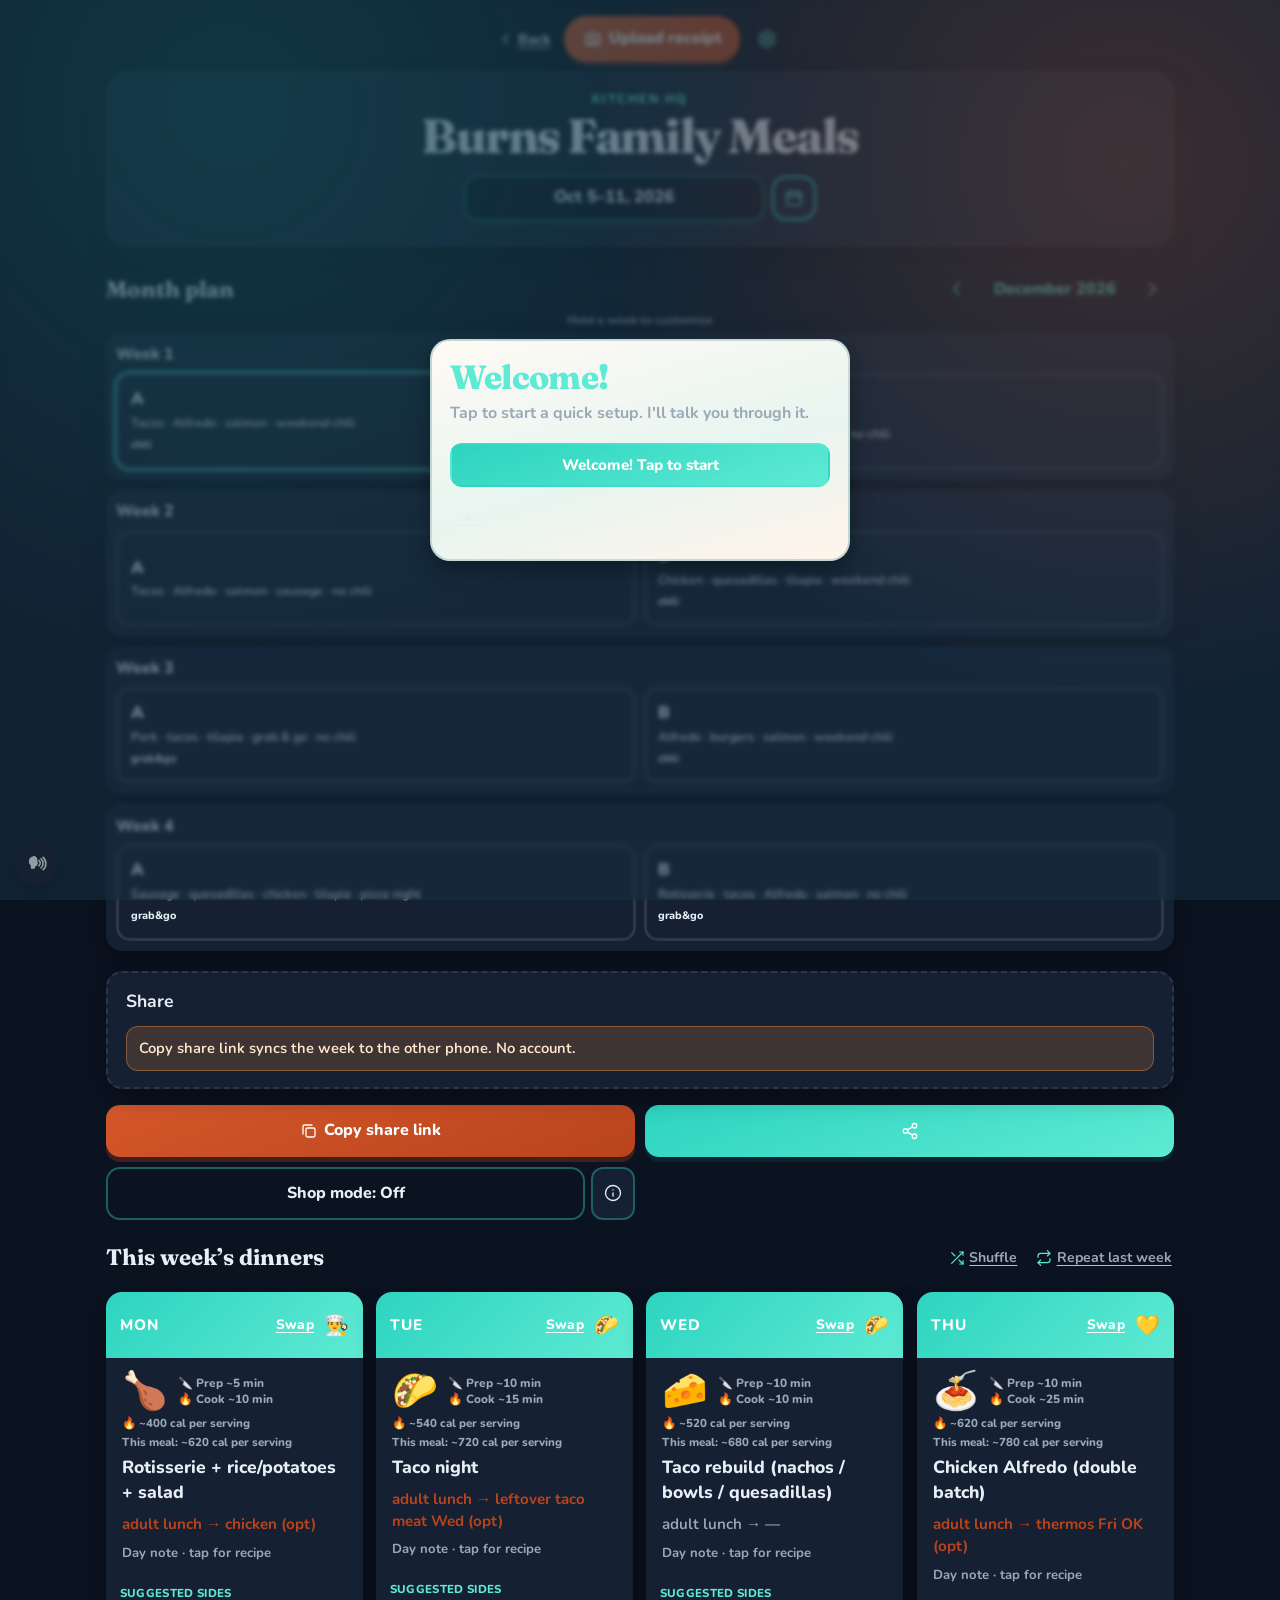
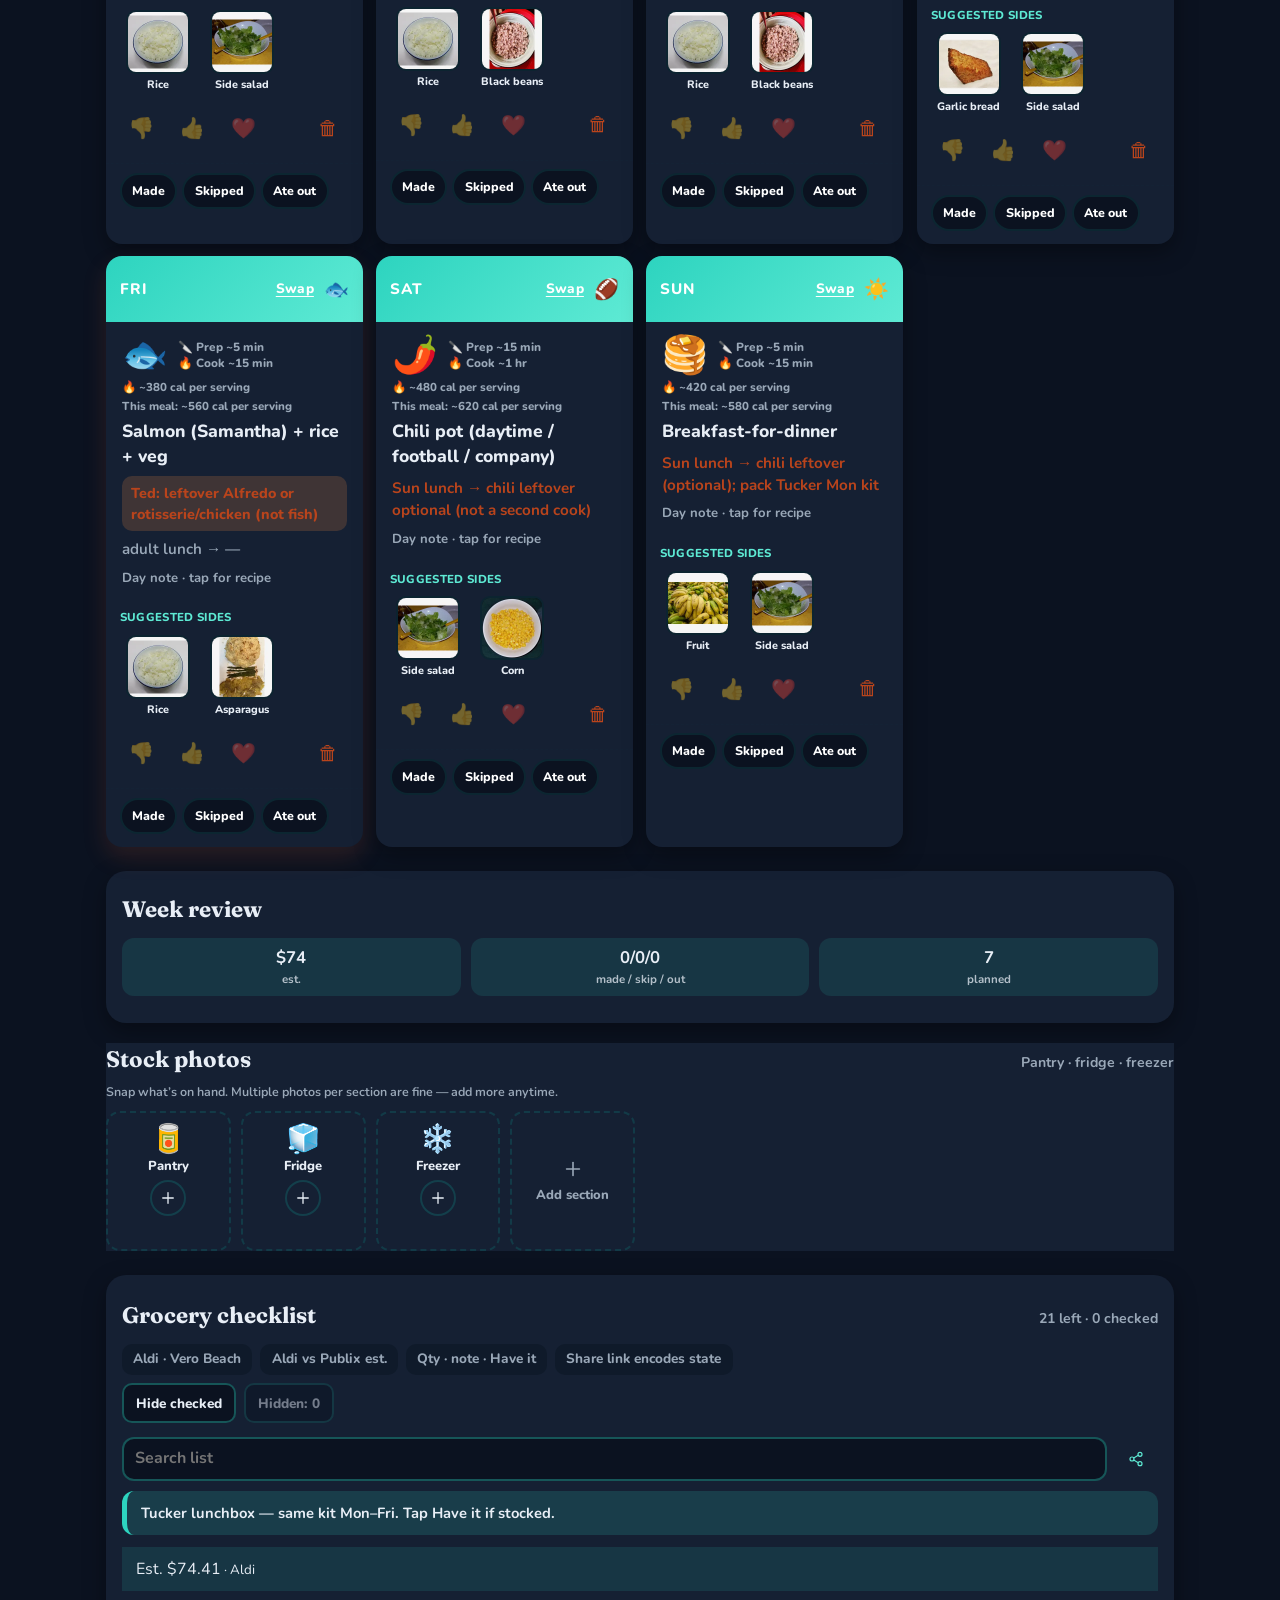
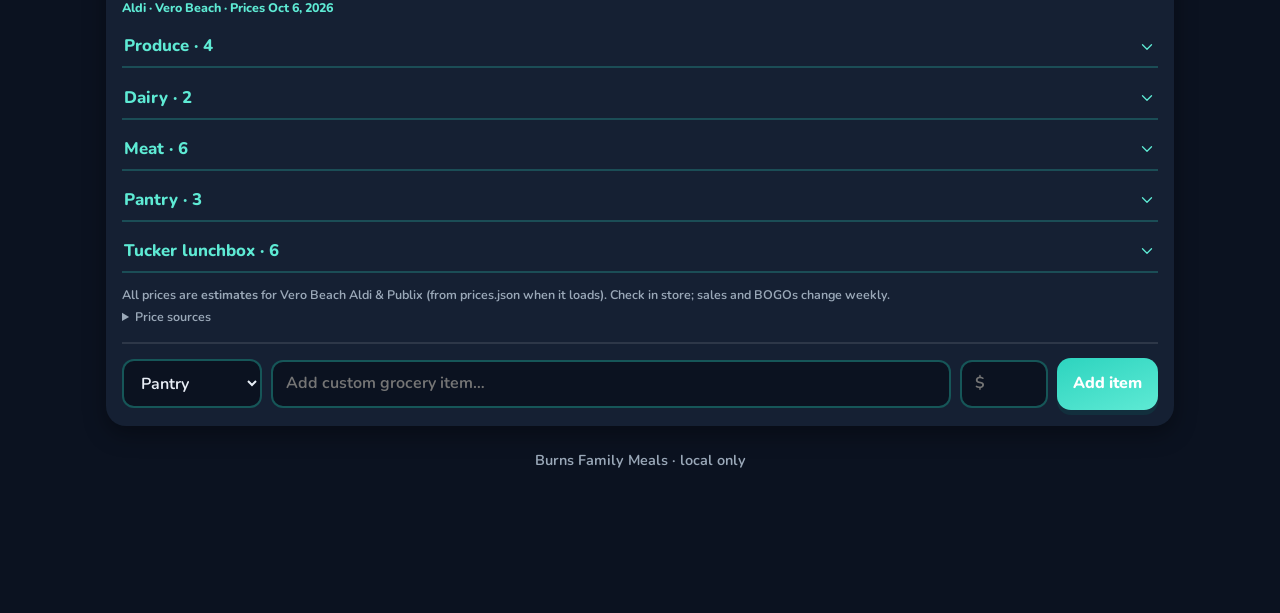
<file: draft-feedback/index.html>
<!DOCTYPE html>
<html lang="en">
<head>
  <meta charset="UTF-8" />
  <meta name="viewport" content="width=device-width, initial-scale=1" />
  <meta name="description" content="Burns Family meal week planner and grocery list for Ted & Samantha." />
  <meta name="theme-color" content="#0b1220" id="theme-color-meta" />
  <script>(function(){try{var t=localStorage.getItem("fm-theme");if(t!=="light"&&t!=="dark")t="dark";document.documentElement.setAttribute("data-theme",t);document.documentElement.style.colorScheme=t;}catch(e){document.documentElement.setAttribute("data-theme","dark");}})();</script>
  <title>Burns Family Meals</title>
  <link rel="icon" href="data:image/svg+xml,%3Csvg xmlns='http://www.w3.org/2000/svg' viewBox='0 0 32 32'%3E%3Crect width='32' height='32' rx='8' fill='%230f6e6e'/%3E%3Ccircle cx='16' cy='16' r='8' fill='none' stroke='%23fffaf4' stroke-width='2.5'/%3E%3Ccircle cx='16' cy='16' r='3' fill='%23d9a441'/%3E%3C/svg%3E" />
  <link rel="preconnect" href="https://fonts.googleapis.com" />
  <link rel="preconnect" href="https://fonts.gstatic.com" crossorigin />
  <link href="https://fonts.googleapis.com/css2?family=Fraunces:opsz,wght@9..144,700;9..144,800&family=Nunito:wght@600;700;800&display=swap" rel="stylesheet" />
  <link rel="stylesheet" href="styles.css" />
</head>
<body>
  <div class="app">
    <div class="rcpt-top">
      <button type="button" class="back-link" id="back-btn" aria-label="Back" hidden>
        <svg class="ico" width="16" height="16" viewBox="0 0 24 24" fill="none" stroke="currentColor" stroke-width="1.75" stroke-linecap="round" stroke-linejoin="round" aria-hidden="true"><path d="M15 5l-7 7 7 7"/></svg>
        <span>Back</span>
      </button>
      <button type="button" class="rcpt-btn icon-btn" id="rcpt-btn" aria-label="Upload receipt">
        <svg class="ico" viewBox="0 0 24 24" fill="none" stroke="currentColor" stroke-width="1.75" stroke-linecap="round" stroke-linejoin="round" aria-hidden="true"><path d="M4 7h3l2-2h6l2 2h3v12H4z"/><circle cx="12" cy="13" r="3.5"/></svg>
        <span>Upload receipt</span>
      </button>
      <button type="button" class="gear-btn icon-btn" id="settings-btn" aria-label="Settings">
        <svg class="ico" viewBox="0 0 24 24" fill="none" stroke="currentColor" stroke-width="1.75" stroke-linecap="round" stroke-linejoin="round" aria-hidden="true"><path d="M9.671 4.136a2.34 2.34 0 0 1 4.659 0 2.34 2.34 0 0 0 3.319 1.915 2.34 2.34 0 0 1 2.33 4.033 2.34 2.34 0 0 0 0 3.831 2.34 2.34 0 0 1-2.33 4.033 2.34 2.34 0 0 0-3.319 1.915 2.34 2.34 0 0 1-4.659 0 2.34 2.34 0 0 0-3.32-1.915 2.34 2.34 0 0 1-2.33-4.033 2.34 2.34 0 0 0 0-3.831A2.34 2.34 0 0 1 6.35 6.051a2.34 2.34 0 0 0 3.319-1.915"/><circle cx="12" cy="12" r="3"/></svg>
      </button>
    </div>

    <header class="hero-card" id="hero-card">
      <p class="brand-kicker">Kitchen HQ</p>
      <h1 class="brand">Burns Family Meals</h1>
      <div class="week-label-wrap">
        <label class="visually-hidden" for="week-label">Week label</label>
        <input
          id="week-label"
          class="week-label"
          type="text"
          maxlength="80"
          value="Oct 5–11, 2026"
          aria-label="Editable week title"
        />
        <button type="button" class="cal-btn icon-btn" id="cal-btn" aria-label="Pick a week on a calendar">
          <svg class="ico" viewBox="0 0 24 24" fill="none" stroke="currentColor" stroke-width="1.75" stroke-linecap="round" stroke-linejoin="round" aria-hidden="true"><rect x="3.5" y="5" width="17" height="15.5" rx="2"/><path d="M8 3.5v3M16 3.5v3M3.5 10h17"/></svg>
        </button>
      </div>
      <p class="plan-note" id="house-note" hidden></p>
      <div hidden aria-hidden="true">
        <div id="budget-band"><button type="button" id="budget-chip"></button><span id="store-chip"></span>
          <p id="estimate-band"></p><div id="budget-progress"><div id="budget-progress-fill"></div></div>
          <div id="budget-compare"></div>
        </div>
      </div>
    </header>

    <section class="templates" aria-labelledby="templates-title">
      <div class="month-plan-head">
        <div class="section-title month-title-row">
          <h2 id="templates-title">Month plan</h2>
          <div class="month-ctrl" id="month-ctrl">
          <button type="button" class="month-arrow icon-btn" id="month-prev" aria-label="Previous month">
            <svg class="ico" viewBox="0 0 24 24" fill="none" stroke="currentColor" stroke-width="1.75" stroke-linecap="round" stroke-linejoin="round" aria-hidden="true"><path d="M15 5l-7 7 7 7"/></svg>
          </button>
          <button type="button" class="month-name-btn" id="month-name" aria-haspopup="menu">October 2026</button>
          <button type="button" class="month-arrow icon-btn" id="month-next" aria-label="Next month">
            <svg class="ico" viewBox="0 0 24 24" fill="none" stroke="currentColor" stroke-width="1.75" stroke-linecap="round" stroke-linejoin="round" aria-hidden="true"><path d="M9 5l7 7-7 7"/></svg>
          </button>
          <div class="month-menu" id="month-menu" hidden role="menu">
            <button type="button" role="menuitem" id="month-dup">
              <svg class="ico" viewBox="0 0 24 24" fill="none" stroke="currentColor" stroke-width="1.75" stroke-linecap="round" stroke-linejoin="round" aria-hidden="true"><rect x="8" y="8" width="12" height="12" rx="2"/><path d="M4 16V6a2 2 0 012-2h10"/></svg>
              Duplicate this month
            </button>
          </div>
        </div>
      </div>
      <p class="month-hold-hint">Hold a week to customize</p>
      </div>
      <div class="month-grid" id="month-grid" role="group" aria-label="Week templates A and B"></div>
    </section>

    <section class="howto" aria-labelledby="howto-title">
      <h2 id="howto-title">Share</h2>
      <p class="sync-note">Copy share link syncs the week to the other phone. No account.</p>
    </section>

    <div class="actions">
      <button type="button" class="btn btn-primary icon-btn" id="copy-share">
        <svg class="ico" viewBox="0 0 24 24" fill="none" stroke="currentColor" stroke-width="1.75" stroke-linecap="round" stroke-linejoin="round" aria-hidden="true"><rect x="8" y="8" width="12" height="12" rx="2"/><path d="M4 16V6a2 2 0 012-2h10"/></svg>
        Copy share link
      </button>
      <button type="button" class="btn btn-secondary icon-btn" id="copy-grocery" aria-label="Share list">
        <svg class="ico" viewBox="0 0 24 24" fill="none" stroke="currentColor" stroke-width="1.75" stroke-linecap="round" stroke-linejoin="round" aria-hidden="true"><circle cx="18" cy="5" r="3"/><circle cx="6" cy="12" r="3"/><circle cx="18" cy="19" r="3"/><line x1="8.59" y1="13.51" x2="15.42" y2="17.49"/><line x1="15.41" y1="6.51" x2="8.59" y2="10.49"/></svg>
      </button>
      <span class="shop-mode-wrap">
        <button type="button" class="btn btn-ghost" id="shop-mode" aria-pressed="false">Shop mode: Off</button>
        <button type="button" class="tip-i" id="shop-mode-tip" aria-label="What shop mode does" aria-expanded="false" aria-controls="shop-mode-tip-pop">
          <svg class="ico" viewBox="0 0 24 24" fill="none" stroke="currentColor" stroke-width="1.75" stroke-linecap="round" stroke-linejoin="round" aria-hidden="true"><circle cx="12" cy="12" r="10"/><line x1="12" y1="16" x2="12" y2="12"/><line x1="12" y1="8" x2="12.01" y2="8"/></svg>
        </button>
        <span class="tip-pop" id="shop-mode-tip-pop" role="tooltip" hidden>Shop mode: larger grocery checkboxes, checked items move to the bottom, and the screen stays on while you shop.</span>
      </span>
      <button type="button" class="btn btn-ghost" id="reset-checks" hidden>Uncheck all grocery items</button>
    </div>
    <div class="copy-photo" id="copy-photo" hidden></div>

    <section aria-labelledby="week-title">
      <div class="section-title week-actions-row">
        <h2 id="week-title">This week’s dinners</h2>
        <div class="week-actions">
          <button type="button" class="shuffle-link" id="shuffle-btn" aria-label="Shuffle this week">
            <svg class="ico" viewBox="0 0 24 24" fill="none" stroke="currentColor" stroke-width="1.75" stroke-linecap="round" stroke-linejoin="round" aria-hidden="true"><path d="M16 3h5v5"/><path d="M4 20L21 3"/><path d="M21 16v5h-5"/><path d="M15 15l6 6"/><path d="M4 4l5 5"/></svg>
            <span>Shuffle</span>
          </button>
          <button type="button" class="week-text-link" id="repeat-btn" aria-label="Repeat last week">
            <svg class="ico" viewBox="0 0 24 24" fill="none" stroke="currentColor" stroke-width="1.75" stroke-linecap="round" stroke-linejoin="round" aria-hidden="true"><path d="M17 1l4 4-4 4"/><path d="M3 11V9a4 4 0 014-4h14"/><path d="M7 23l-4-4 4-4"/><path d="M21 13v2a4 4 0 01-4 4H3"/></svg>
            <span>Repeat last week</span>
          </button>
        </div>
      </div>
      <div class="week-grid" id="week-grid"></div>
    </section>

    <section class="week-review-panel" id="week-review-panel" aria-labelledby="week-review-title" hidden>
      <div class="section-title">
        <h2 id="week-review-title">Week review</h2>
        <span></span>
      </div>
      <div id="week-review-body"></div>
    </section>

    <section class="ratings-panel" aria-labelledby="ratings-title">
      <div class="section-title">
        <h2 id="ratings-title">My ratings</h2>
        <span></span>
      </div>
      <div id="my-ratings"></div>
    </section>

    <section class="stock-panel" id="stock-panel" aria-labelledby="stock-title">
      <div class="section-title">
        <h2 id="stock-title">Stock photos</h2>
        <span>Pantry · fridge · freezer</span>
      </div>
      <p class="muted2" style="margin:0 0 10px">Snap what’s on hand. Multiple photos per section are fine — add more anytime.</p>
      <div id="stock-sections"></div>
    </section>

    <section class="grocery-panel" aria-labelledby="grocery-title">
      <div class="section-title">
        <h2 id="grocery-title">Grocery checklist</h2>
        <span id="checked-count">0 left · 0 checked</span>
      </div>
      <div class="grocery-meta">
        <span class="chip" id="list-store-chip">By aisle</span>
        <span class="chip">Aldi vs Publix est.</span>
        <span class="chip">Qty · note · Have it</span>
        <span class="chip">Share link encodes state</span>
      </div>
      <div class="grocery-controls" id="grocery-controls" aria-label="List controls"></div>
      <div id="grocery-list"></div>

      <div class="custom-add">
        <label class="visually-hidden" for="custom-category">Category</label>
        <select id="custom-category" aria-label="Custom item category">
          <option>Produce</option>
          <option>Dairy</option>
          <option>Meat</option>
          <option selected>Pantry</option>
          <option>Frozen</option>
          <option>Tucker lunchbox</option>
          <option>Other</option>
          <option value="__new__">+ New category…</option>
        </select>
        <label class="visually-hidden" for="custom-new-cat">New category name</label>
        <input id="custom-new-cat" type="text" maxlength="40" placeholder="Name the new category…" hidden />
        <button type="button" class="btn btn-secondary" id="del-custom-cat" hidden>Delete category</button>
        <label class="visually-hidden" for="custom-name">Custom grocery item</label>
        <input id="custom-name" type="text" maxlength="80" placeholder="Add custom grocery item…" />
        <label class="visually-hidden" for="custom-price">Optional price</label>
        <input id="custom-price" type="number" min="0" step="0.01" inputmode="decimal" placeholder="$" aria-label="Optional price estimate" />
        <button type="button" class="btn btn-secondary" id="add-custom">Add item</button>
      </div>
    </section>

    <p class="footer-note">Burns Family Meals · local only</p>
  </div>

  <div
    class="modal-backdrop"
    id="recipe-modal"
    aria-hidden="true"
    role="dialog"
    aria-modal="true"
    aria-labelledby="modal-title"
  >
    <div class="modal">
      <div class="modal-top">
        <div>
          <h3 id="modal-title">Recipe</h3>
          <p class="day-sub" id="modal-lunch"></p>
        </div>
        <button type="button" class="close-btn" id="modal-close" aria-label="Close recipe">×</button>
      </div>
      <div id="modal-body"></div>
    </div>
  </div>

  <div
    class="modal-backdrop"
    id="swap-modal"
    aria-hidden="true"
    role="dialog"
    aria-modal="true"
    aria-labelledby="swap-title"
  >
    <div class="modal modal-swap">
      <div class="modal-top">
        <div>
          <h3 id="swap-title">Swap night</h3>
          <p class="day-sub">Leftovers, eat out, grab &amp; go, or another dinner</p>
        </div>
        <button type="button" class="close-btn" id="swap-close" aria-label="Close swap">×</button>
      </div>
      <div id="swap-body"></div>
    </div>
  </div>

  <div
    class="modal-backdrop settings-backdrop"
    id="settings-modal"
    aria-hidden="true"
    role="dialog"
    aria-modal="true"
    aria-labelledby="settings-title"
  >
    <div class="modal modal-settings">
      <div class="modal-top">
        <div>
          <h3 id="settings-title">Settings</h3>
          <p class="day-sub">House rules · holidays · store</p>
        </div>
        <button type="button" class="close-btn" id="settings-close" aria-label="Close settings">×</button>
      </div>
      <div id="settings-body"></div>
    </div>
  </div>

  <div class="sheet-bg" id="sheet" aria-hidden="true"><div class="sheet" role="dialog" aria-modal="true" id="sheetIn"></div></div>

  <div class="toast" id="toast" role="status" aria-live="polite"></div>
  <div class="gentle-banner" id="gentle-banner" hidden></div>

  <style>
    .visually-hidden {
      position: absolute !important;
      width: 1px; height: 1px;
      padding: 0; margin: -1px;
      overflow: hidden; clip: rect(0, 0, 0, 0);
      white-space: nowrap; border: 0;
    }
  </style>
  <script src="app.js"></script>
  <script>
    window.__fbwContext = function () {
      return location.hash || location.pathname || document.title;
    };
    window.FEEDBACK_CONFIG = {
      endpointUrl: 'https://formspree.io/f/mrpeegjd',
      fieldMap: {
        message: 'message',
        page: 'page',
        screen: 'screen',
        browser: 'browser',
        time: 'time',
        honeypot: '_gotcha'
      }
    };
  </script>
  <script
    src="feedback-widget/feedback-widget.min.js"
    data-app="family-meals"
    data-endpoint-url="https://formspree.io/f/mrpeegjd"
    data-context-fn="__fbwContext"
    data-hide-when=".modal-backdrop.open,.sheet-bg.open"
    data-consent-selector="[data-consent-bar]"
  ></script>
</body>
</html>
</file>
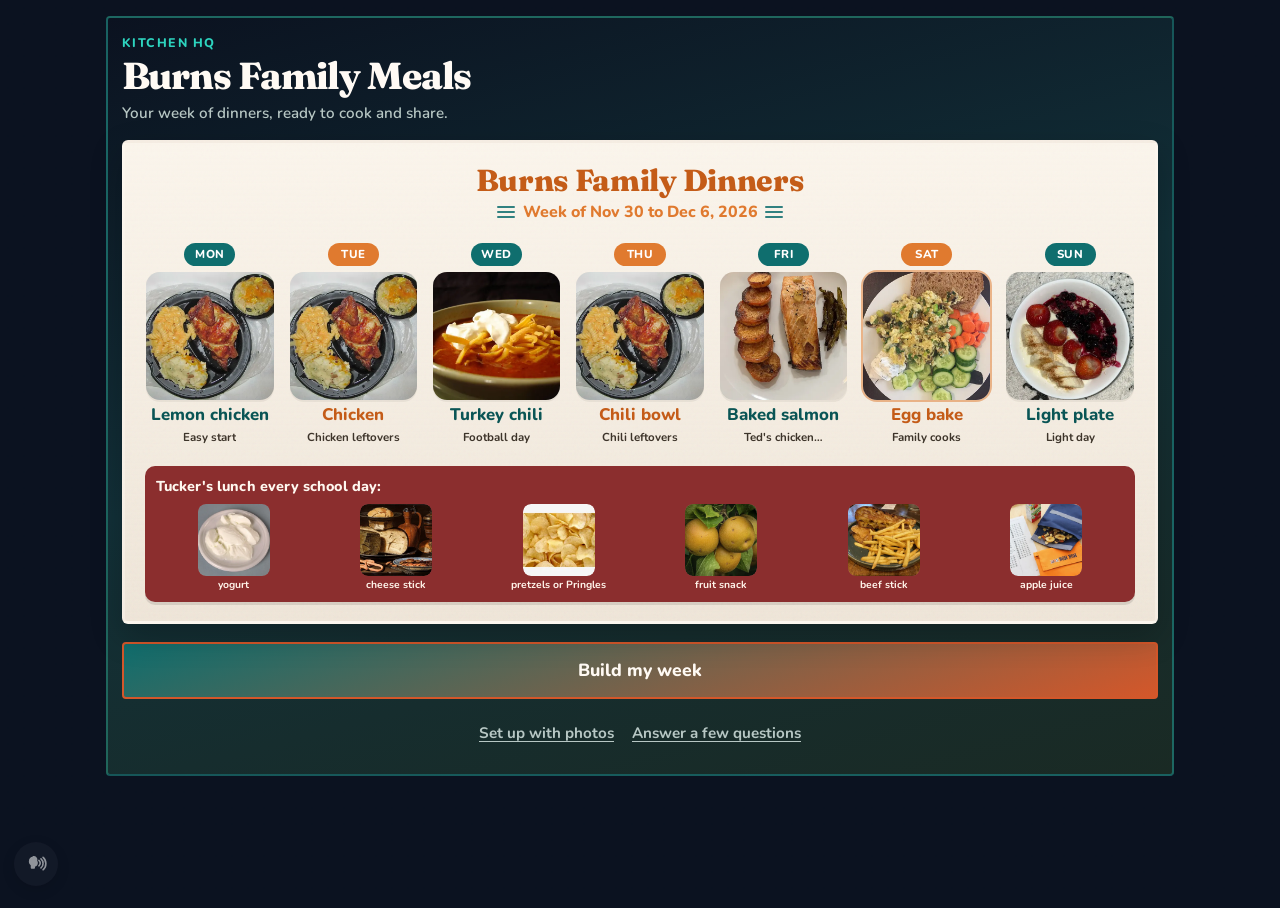
<file: draft-week-art/index.html>
<!DOCTYPE html>
<html lang="en">
<head>
  <meta charset="UTF-8" />
  <meta name="viewport" content="width=device-width, initial-scale=1" />
  <meta name="description" content="Burns Family meal week planner and grocery list for Ted & Samantha." />
  <meta name="theme-color" content="#0b1220" id="theme-color-meta" />
  <script>(function(){try{var t=localStorage.getItem("fm-theme");if(t!=="light"&&t!=="dark")t="light";document.documentElement.setAttribute("data-theme",t);document.documentElement.style.colorScheme=t;}catch(e){document.documentElement.setAttribute("data-theme","light");}})();</script>
  <title>Burns Family Meals</title>
  <link rel="icon" href="data:image/svg+xml,%3Csvg xmlns='http://www.w3.org/2000/svg' viewBox='0 0 32 32'%3E%3Crect width='32' height='32' rx='8' fill='%230f6e6e'/%3E%3Ccircle cx='16' cy='16' r='8' fill='none' stroke='%23fffaf4' stroke-width='2.5'/%3E%3Ccircle cx='16' cy='16' r='3' fill='%23d9a441'/%3E%3C/svg%3E" />
  <link rel="preconnect" href="https://fonts.googleapis.com" />
  <link rel="preconnect" href="https://fonts.gstatic.com" crossorigin />
  <link href="https://fonts.googleapis.com/css2?family=Fraunces:opsz,wght@9..144,700;9..144,800&family=Nunito:wght@600;700;800&display=swap" rel="stylesheet" />
  <link rel="stylesheet" href="styles.css?v=1791312908" />
  <link rel="stylesheet" href="week-strip.css?v=1791312908" />
  <link rel="stylesheet" href="week-board.css?v=1791312908" />
  <link rel="stylesheet" href="lock-week.css?v=1791312908" />
  <link rel="stylesheet" href="home-hero.css?v=1791312908" />
  <link rel="stylesheet" href="item-alts.css?v=1791312908" />
  <link rel="stylesheet" href="october-brochure.css?v=1791312908" />
  <link rel="stylesheet" href="side-regen.css?v=1791312908" />
</head>
<body>
  <div id="home-gate" class="home-gate" hidden></div>
  <div class="app" id="main-app">
    <div class="rcpt-top">
      <button type="button" class="back-link" id="back-btn" aria-label="Back" hidden>
        <svg class="ico" width="16" height="16" viewBox="0 0 24 24" fill="none" stroke="currentColor" stroke-width="1.75" stroke-linecap="round" stroke-linejoin="round" aria-hidden="true"><path d="M15 5l-7 7 7 7"/></svg>
        <span>Back</span>
      </button>
      <button type="button" class="rcpt-btn icon-btn" id="rcpt-btn" aria-label="Upload receipt">
        <svg class="ico" viewBox="0 0 24 24" fill="none" stroke="currentColor" stroke-width="1.75" stroke-linecap="round" stroke-linejoin="round" aria-hidden="true"><path d="M4 7h3l2-2h6l2 2h3v12H4z"/><circle cx="12" cy="13" r="3.5"/></svg>
        <span>Upload receipt</span>
      </button>
      <button type="button" class="gear-btn icon-btn" id="settings-btn" aria-label="Settings">
        <svg class="ico" viewBox="0 0 24 24" fill="none" stroke="currentColor" stroke-width="1.75" stroke-linecap="round" stroke-linejoin="round" aria-hidden="true"><path d="M9.671 4.136a2.34 2.34 0 0 1 4.659 0 2.34 2.34 0 0 0 3.319 1.915 2.34 2.34 0 0 1 2.33 4.033 2.34 2.34 0 0 0 0 3.831 2.34 2.34 0 0 1-2.33 4.033 2.34 2.34 0 0 0-3.319 1.915 2.34 2.34 0 0 1-4.659 0 2.34 2.34 0 0 0-3.32-1.915 2.34 2.34 0 0 1-2.33-4.033 2.34 2.34 0 0 0 0-3.831A2.34 2.34 0 0 1 6.35 6.051a2.34 2.34 0 0 0 3.319-1.915"/><circle cx="12" cy="12" r="3"/></svg>
      </button>
    </div>

    <header class="hero-card" id="hero-card" hidden>
      <p class="brand-kicker">Kitchen HQ</p>
      <h1 class="brand">Burns Family Meals</h1>
      <div class="week-label-wrap">
        <label class="visually-hidden" for="week-label">Week label</label>
        <input
          id="week-label"
          class="week-label"
          type="text"
          maxlength="80"
          value="Oct 5 to 11, 2026"
          aria-label="Editable week title"
        />
        <button type="button" class="cal-btn icon-btn" id="cal-btn" aria-label="Pick a week on a calendar">
          <svg class="ico" viewBox="0 0 24 24" fill="none" stroke="currentColor" stroke-width="1.75" stroke-linecap="round" stroke-linejoin="round" aria-hidden="true"><rect x="3.5" y="5" width="17" height="15.5" rx="2"/><path d="M8 3.5v3M16 3.5v3M3.5 10h17"/></svg>
        </button>
      </div>
      <p class="plan-note" id="house-note" hidden></p>
      <div hidden aria-hidden="true">
        <div id="budget-band"><button type="button" id="budget-chip"></button><span id="store-chip"></span>
          <p id="estimate-band"></p><div id="budget-progress"><div id="budget-progress-fill"></div></div>
          <div id="budget-compare"></div>
        </div>
      </div>
    </header>

    <section aria-labelledby="week-board-title" id="week-section">
      <div id="week-board-host"></div>
      <div class="week-board-utils">
        <div class="week-lock-block" id="week-lock-block">
          <button type="button" class="btn-lock-week" id="lock-week-btn">Lock in this week</button>
          <button type="button" class="btn-edit-week" id="edit-week-btn" hidden>Edit week</button>
        </div>
        <div class="week-actions" id="week-actions-row">
          <button type="button" class="week-text-link" id="shuffle-btn" aria-label="Shuffle meals"><span>Shuffle meals</span></button>
          <button type="button" class="week-text-link" id="random-meal-btn" aria-label="Random meal"><span>Random meal</span></button>
          <button type="button" class="week-text-link" id="repeat-btn" aria-label="Repeat last week"><span>Repeat last week</span></button>
        </div>
        <div class="week-utils-block" id="week-utils-block">
          <button type="button" class="btn btn-ghost" id="jump-grocery">Grocery list</button>
          <button type="button" class="week-text-link" id="october-brochure-btn" aria-label="October brochure"><span>October brochure</span></button>
        </div>
      </div>
      <div class="section-title" style="margin-top:1rem">
        <h2 id="week-title">Day details</h2>
        <span></span>
      </div>
      <div class="week-grid" id="week-grid"></div>
    </section>


    <section class="templates" aria-labelledby="templates-title">
      <div class="month-plan-head">
        <div class="section-title month-title-row">
          <h2 id="templates-title">Month plan</h2>
          <div class="month-ctrl" id="month-ctrl">
          <button type="button" class="month-arrow icon-btn" id="month-prev" aria-label="Previous month">
            <svg class="ico" viewBox="0 0 24 24" fill="none" stroke="currentColor" stroke-width="1.75" stroke-linecap="round" stroke-linejoin="round" aria-hidden="true"><path d="M15 5l-7 7 7 7"/></svg>
          </button>
          <button type="button" class="month-name-btn" id="month-name" aria-haspopup="menu">October 2026</button>
          <button type="button" class="month-arrow icon-btn" id="month-next" aria-label="Next month">
            <svg class="ico" viewBox="0 0 24 24" fill="none" stroke="currentColor" stroke-width="1.75" stroke-linecap="round" stroke-linejoin="round" aria-hidden="true"><path d="M9 5l7 7-7 7"/></svg>
          </button>
          <div class="month-menu" id="month-menu" hidden role="menu">
            <button type="button" role="menuitem" id="month-dup">
              <svg class="ico" viewBox="0 0 24 24" fill="none" stroke="currentColor" stroke-width="1.75" stroke-linecap="round" stroke-linejoin="round" aria-hidden="true"><rect x="8" y="8" width="12" height="12" rx="2"/><path d="M4 16V6a2 2 0 012-2h10"/></svg>
              Duplicate this month
            </button>
          </div>
        </div>
      </div>
      <p class="month-hold-hint">Hold a week to customize</p>
      </div>
      <div class="month-grid" id="month-grid" role="group" aria-label="Week templates A and B"></div>
    </section>

    <section class="howto" aria-labelledby="howto-title">
      <h2 id="howto-title">Share</h2>
      <p class="sync-note">Copy share link syncs the week to the other phone. No account.</p>
    </section>

    <div class="actions">
      <button type="button" class="btn btn-primary icon-btn" id="copy-share">
        <svg class="ico" viewBox="0 0 24 24" fill="none" stroke="currentColor" stroke-width="1.75" stroke-linecap="round" stroke-linejoin="round" aria-hidden="true"><rect x="8" y="8" width="12" height="12" rx="2"/><path d="M4 16V6a2 2 0 012-2h10"/></svg>
        Copy share link
      </button>
      <button type="button" class="btn btn-secondary icon-btn" id="copy-grocery" aria-label="Share list">
        <svg class="ico" viewBox="0 0 24 24" fill="none" stroke="currentColor" stroke-width="1.75" stroke-linecap="round" stroke-linejoin="round" aria-hidden="true"><circle cx="18" cy="5" r="3"/><circle cx="6" cy="12" r="3"/><circle cx="18" cy="19" r="3"/><line x1="8.59" y1="13.51" x2="15.42" y2="17.49"/><line x1="15.41" y1="6.51" x2="8.59" y2="10.49"/></svg>
      </button>
      <span class="shop-mode-wrap">
        <button type="button" class="btn btn-ghost" id="shop-mode" aria-pressed="false">Shop mode: Off</button>
        <button type="button" class="tip-i" id="shop-mode-tip" aria-label="What shop mode does" aria-expanded="false" aria-controls="shop-mode-tip-pop">
          <svg class="ico" viewBox="0 0 24 24" fill="none" stroke="currentColor" stroke-width="1.75" stroke-linecap="round" stroke-linejoin="round" aria-hidden="true"><circle cx="12" cy="12" r="10"/><line x1="12" y1="16" x2="12" y2="12"/><line x1="12" y1="8" x2="12.01" y2="8"/></svg>
        </button>
        <span class="tip-pop" id="shop-mode-tip-pop" role="tooltip" hidden>Day swap shows up to 7 dinners plus Restore, Leftovers, and Eat out. The week board fits all seven days at phone width.</span>
      </span>
      <button type="button" class="btn btn-ghost" id="reset-checks" hidden>Uncheck all grocery items</button>
    </div>
    <div class="copy-photo" id="copy-photo" hidden></div>

    
    <section class="week-review-panel" id="week-review-panel" aria-labelledby="week-review-title" hidden>
      <div class="section-title">
        <h2 id="week-review-title">Week review</h2>
        <span></span>
      </div>
      <div id="week-review-body"></div>
    </section>

    <section class="ratings-panel" aria-labelledby="ratings-title">
      <div class="section-title">
        <h2 id="ratings-title">My ratings</h2>
        <span></span>
      </div>
      <div id="my-ratings"></div>
    </section>

    <section class="stock-panel" id="stock-panel" aria-labelledby="stock-title">
      <div class="section-title">
        <h2 id="stock-title">Stock photos</h2>
        <span>Pantry · fridge · freezer</span>
      </div>
      <p class="muted2" style="margin:0 0 10px">Snap what’s on hand. Multiple photos per section are fine. Add more anytime.</p>
      <div id="stock-sections"></div>
    </section>

    <section class="grocery-panel" aria-labelledby="grocery-title">
      <div class="section-title">
        <h2 id="grocery-title">Grocery checklist</h2>
        <span id="checked-count">0 left · 0 checked</span>
      </div>
      <div class="grocery-add-sticky" id="grocery-add-sticky">
        <button type="button" class="btn" id="add-custom">+ Add item</button>
        <button type="button" class="btn btn-ghost" id="hidden-have-btn-top" aria-pressed="false">Show hidden</button>
      </div>
      <div class="grocery-meta">
        <span class="chip" id="list-store-chip">By aisle</span>
        <span class="chip">Qty · note · Have it</span>
      </div>
      <div class="grocery-controls" id="grocery-controls" aria-label="List controls"></div>
      <div id="grocery-list"></div>
      <div class="est-store-total" id="est-store-total" hidden></div>
      <div class="grocery-footer-row" role="group" aria-label="Grocery list actions">
        <button type="button" class="btn btn-ghost" id="reset-checks-footer">Uncheck all grocery items</button>
        <button type="button" class="btn btn-ghost" id="footer-share-list">Share list</button>
        <button type="button" class="btn btn-ghost" id="generate-list">Generate list</button>
      </div>
    </section>

    <p class="footer-note">Burns Family Meals · local only</p>
  </div>

  <div
    class="modal-backdrop"
    id="recipe-modal"
    aria-hidden="true"
    role="dialog"
    aria-modal="true"
    aria-labelledby="modal-title"
  >
    <div class="modal">
      <div class="modal-top">
        <div>
          <h3 id="modal-title">Recipe</h3>
          <p class="day-sub" id="modal-lunch"></p>
        </div>
        <button type="button" class="close-btn" id="modal-close" aria-label="Close recipe">×</button>
      </div>
      <div id="modal-body"></div>
    </div>
  </div>

  <div
    class="modal-backdrop"
    id="swap-modal"
    aria-hidden="true"
    role="dialog"
    aria-modal="true"
    aria-labelledby="swap-title"
  >
    <div class="modal modal-swap">
      <div class="modal-top">
        <div>
          <h3 id="swap-title">Swap night</h3>
          <p class="day-sub">Leftovers, eat out, or another dinner</p>
        </div>
        <button type="button" class="close-btn" id="swap-close" aria-label="Close swap">×</button>
      </div>
      <div id="swap-body"></div>
    </div>
  </div>

  <div
    class="modal-backdrop settings-backdrop"
    id="settings-modal"
    aria-hidden="true"
    role="dialog"
    aria-modal="true"
    aria-labelledby="settings-title"
  >
    <div class="modal modal-settings">
      <div class="modal-top">
        <div>
          <h3 id="settings-title">Settings</h3>
          <p class="day-sub">House rules · holidays · store</p>
        </div>
        <button type="button" class="close-btn" id="settings-close" aria-label="Close settings">×</button>
      </div>
      <div id="settings-body"></div>
    </div>
  </div>

  <div class="sheet-bg" id="sheet" aria-hidden="true"><div class="sheet" role="dialog" aria-modal="true" id="sheetIn"></div></div>

  <div class="toast" id="toast" role="status" aria-live="polite"></div>
  <div class="gentle-banner" id="gentle-banner" hidden></div>

  <style>
    .visually-hidden {
      position: absolute !important;
      width: 1px; height: 1px;
      padding: 0; margin: -1px;
      overflow: hidden; clip: rect(0, 0, 0, 0);
      white-space: nowrap; border: 0;
    }
  </style>
  <div class="lock-sheet-bg" id="lock-sheet-bg" hidden>
    <div class="lock-sheet" role="dialog" aria-modal="true" aria-labelledby="lock-sheet-title" id="lock-sheet-inner"></div>
  </div>
  <script src="food-art.js?v=1791312908"></script>
  <script src="week-board.js?v=1791312908"></script>
  <script src="october-brochure.js?v=1791312908"></script>
  <script src="side-regen.js?v=1791312908"></script>
  <script src="home-hero.js?v=1791312908"></script>
  <script src="have-it-timed.js?v=1791312908"></script>
  <script src="item-alts.js?v=1791312908"></script>
  <script src="standing-lists.js?v=1791312908"></script>
  <script src="add-item-sheet.js?v=1791312908"></script>
  <script src="scroll-expand.js?v=1791312908"></script>
  <script src="lock-week.js?v=1791312908"></script>
  <script src="app.js?v=1791312908"></script>
  <script>
    window.__fbwContext = function () {
      return location.hash || location.pathname || document.title;
    };
    window.FEEDBACK_CONFIG = {
      endpointUrl: 'https://formspree.io/f/mrpeegjd',
      fieldMap: {
        message: 'message',
        page: 'page',
        screen: 'screen',
        browser: 'browser',
        time: 'time',
        honeypot: '_gotcha'
      }
    };
  </script>
  <script
    src="feedback-widget/feedback-widget.min.js?v=1791312908"
    data-app="family-meals"
    data-endpoint-url="https://formspree.io/f/mrpeegjd"
    data-context-fn="__fbwContext"
    data-hide-when=".modal-backdrop.open,.sheet-bg.open,.lock-sheet-bg:not([hidden])"
    data-consent-selector="[data-consent-bar]"
  ></script>
</body>
</html>
</file>
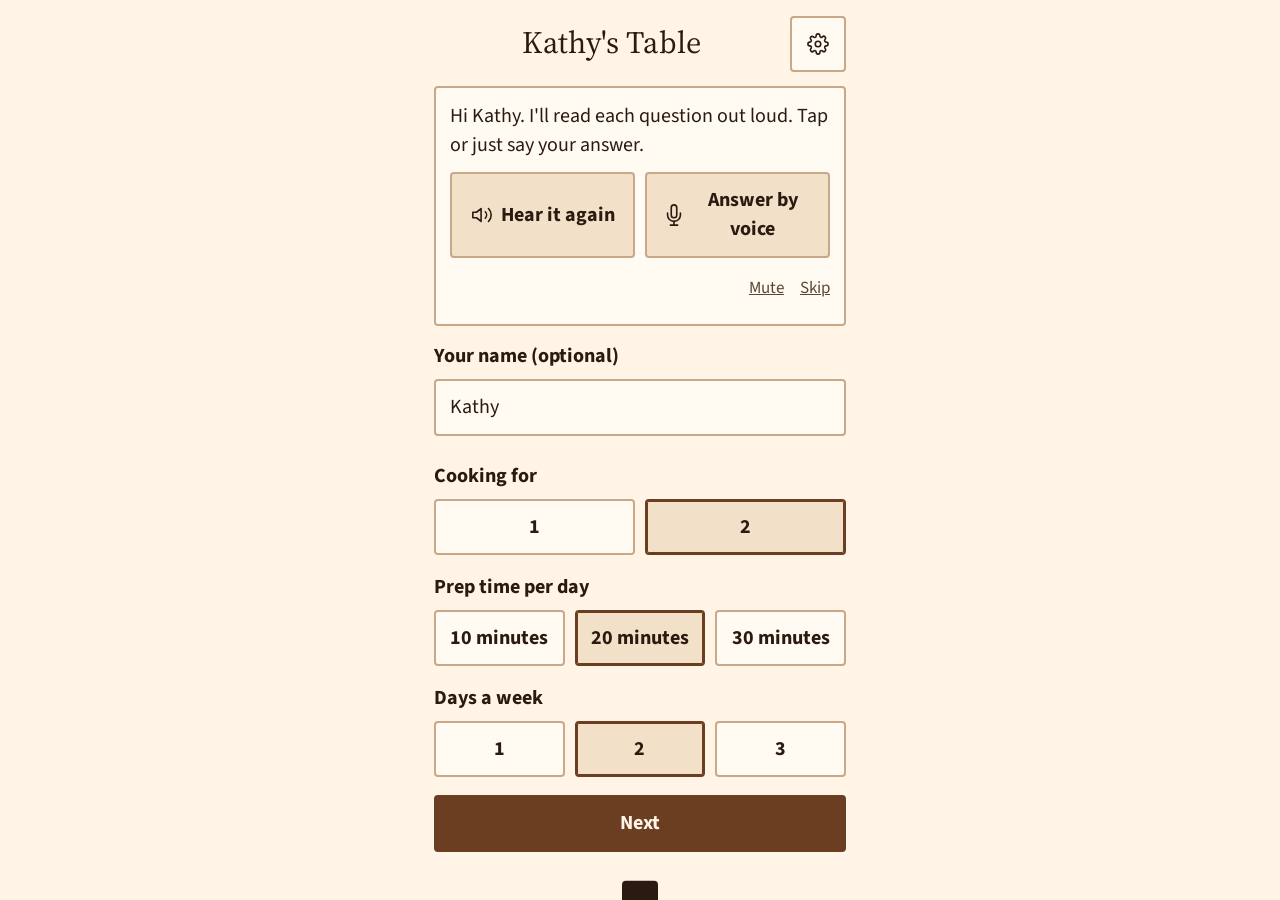
<file: kathy/index.html>
<!doctype html>
<html lang="en">
<head>
<meta charset="utf-8">
<meta name="viewport" content="width=device-width,initial-scale=1">
<meta name="description" content="Kathy's Table. Meal planner for older adults cooking for one or two.">
<meta name="theme-color" content="#fff4e6" id="theme-color-meta">
<script>(function(){try{var t=localStorage.getItem("kt-theme");if(t!=="light"&&t!=="dark")t="light";document.documentElement.setAttribute("data-theme",t);document.documentElement.style.colorScheme=t;}catch(e){document.documentElement.setAttribute("data-theme","light");}})();</script>
<title>Kathy's Table</title>
<link rel="icon" href="data:image/svg+xml,%3Csvg xmlns='http://www.w3.org/2000/svg' viewBox='0 0 32 32'%3E%3Crect width='32' height='32' rx='4' fill='%232b1a10'/%3E%3Cpath d='M8 22h16M10 22V12c0-2 2-4 6-4s6 2 6 4v10' fill='none' stroke='%23fff4e6' stroke-width='2'/%3E%3C/svg%3E">
<link rel="preconnect" href="https://fonts.googleapis.com">
<link rel="preconnect" href="https://fonts.gstatic.com" crossorigin>
<link href="https://fonts.googleapis.com/css2?family=Source+Sans+3:wght@600;700&family=Source+Serif+4:opsz,wght@8..60,600;8..60,700&display=swap" rel="stylesheet">
<link rel="stylesheet" href="styles.css">
</head>
<body>
<div id="app" class="app"></div>
<div class="toast" id="toast" role="status" aria-live="polite"></div>
<script src="meals.js"></script>
<script src="app.js"></script>
</body>
</html>
</file>
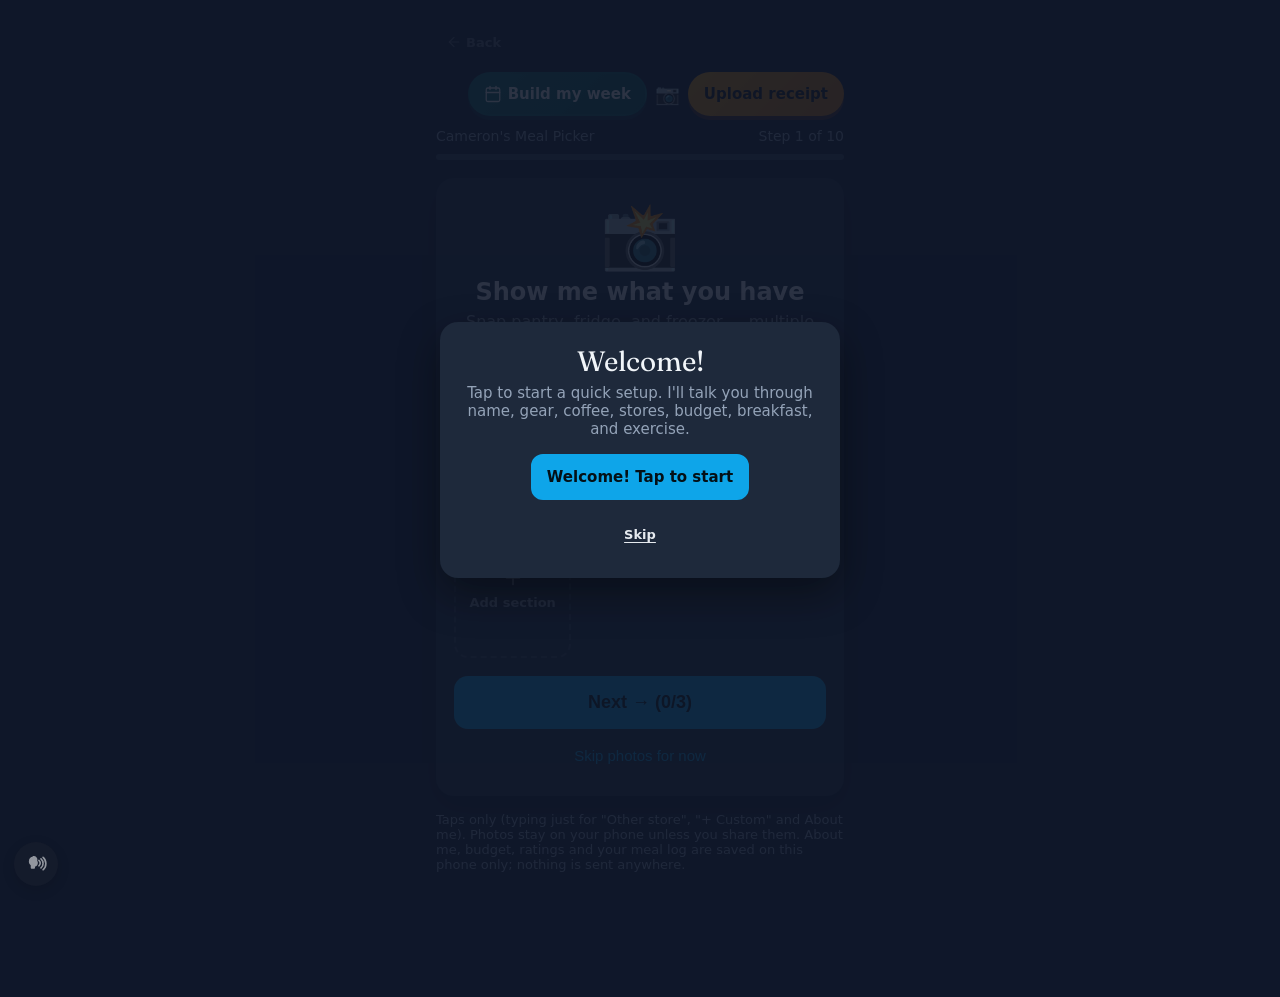
<file: draft-feedback/cameron-sample/index.html>
<!doctype html>
<html lang="en">
<head>
<meta charset="utf-8">
<meta name="viewport" content="width=device-width,initial-scale=1">
<link rel="icon" href="data:image/svg+xml,%3Csvg xmlns='http://www.w3.org/2000/svg' viewBox='0 0 32 32'%3E%3Crect width='32' height='32' rx='8' fill='%230f6e6e'/%3E%3Ccircle cx='16' cy='16' r='8' fill='none' stroke='%23fffaf4' stroke-width='2.5'/%3E%3Ccircle cx='16' cy='16' r='3' fill='%23d9a441'/%3E%3C/svg%3E" />
<meta name="theme-color" content="#0b1220" id="theme-color-meta">
<script>(function(){try{var t=localStorage.getItem("cm-theme");if(t!=="light"&&t!=="dark")t="dark";document.documentElement.setAttribute("data-theme",t);document.documentElement.style.colorScheme=t;if(t==="light")document.documentElement.classList.add("theme-light");}catch(e){document.documentElement.setAttribute("data-theme","dark");}})();</script>
<title>My Meal Picker</title>
<link rel="preconnect" href="https://fonts.googleapis.com">
<link href="https://fonts.googleapis.com/css2?family=Fraunces:opsz,wght@9..144,800&family=Nunito:wght@600;700;800&display=swap" rel="stylesheet">
<style>
  :root{--bg:#0f172a;--card:#1e293b;--ink:#f1f5f9;--mut:#94a3b8;--chip:#334155;--on:#0ea5e9;--gold:#f59e0b}
  html[data-theme="light"]{--bg:#f4f7f6;--card:#fffaf4;--ink:#173042;--mut:#5b6b7a;--chip:#d5e3df;--on:#0f6e6e;--gold:#c47a2c}
  html[data-theme="light"] body{background:var(--bg);color:var(--ink)}
  html[data-theme="light"] .card,html[data-theme="light"] .welcome-card{background:var(--card);color:var(--ink)}
  html[data-theme="light"] .addrow input,html[data-theme="light"] .welcome-field,html[data-theme="light"] .ph-new-row input{background:#fff;color:var(--ink);border-color:rgba(15,110,110,.28)}
  *{box-sizing:border-box}
  body{margin:0;font-family:-apple-system,system-ui,Segoe UI,Roboto,sans-serif;background:var(--bg);color:var(--ink);min-height:100vh;display:flex;justify-content:center}
  .wrap{width:100%;max-width:440px;padding:20px 16px 40px}
  .top{display:flex;justify-content:space-between;align-items:center;color:var(--mut);font-size:14px;margin-bottom:10px}
  .bar{height:6px;background:var(--chip);border-radius:6px;overflow:hidden;margin-bottom:18px}
  .bar i{display:block;height:100%;background:var(--on);transition:width .3s}
  .card{background:var(--card);border-radius:18px;padding:22px 18px;text-align:center;box-shadow:0 10px 30px rgba(0,0,0,.3)}
  .emoji{font-size:64px;line-height:1;margin:4px 0 10px}
  h1{font-size:24px;margin:0 0 6px}
  p.sub{color:var(--mut);margin:0 0 18px}
  .chips{display:flex;flex-wrap:wrap;gap:10px;justify-content:center;margin:4px 0 20px}
  .chip{border:2px solid var(--on);background:var(--on);color:#fff;border-radius:999px;padding:10px 14px;font-size:16px;cursor:pointer;user-select:none}
  .chip.off{background:transparent;color:var(--ink);border-color:var(--chip)}
  .chip.drop.off{/* unselected — same look as .chip.off, not struck */}
  /* Gold/amber pills: dark text for WCAG AA (white-on-gold fails ~2:1) */
  .chip.main{background:var(--gold);border-color:var(--gold);color:#1a1a1a}
  .chip.open{outline:3px solid var(--gold);outline-offset:2px}
  .chip.addc{background:transparent;border:2px dashed var(--mut);color:var(--mut)}
  .chip.cust:not(.off){background:#8b5cf6;border-color:#8b5cf6}
  .next{width:100%;border:0;border-radius:14px;padding:16px;font-size:18px;font-weight:700;background:var(--on);color:#fff;cursor:pointer}
  .next:disabled{opacity:.4}
  .ghost{background:transparent;color:var(--mut);font-weight:500;font-size:15px;margin-top:8px;padding:10px}
  .addrow{display:flex;gap:8px;margin:0 0 18px}
  .addrow input{flex:1;min-width:0;border-radius:12px;border:2px solid var(--chip);background:#0b1222;color:var(--ink);padding:12px;font-size:16px}
  .addrow button{border:0;border-radius:12px;background:var(--chip);color:#fff;padding:0 16px;font-size:16px;cursor:pointer}
  .addrow.cust input{border-color:#8b5cf6}.addrow.cust button{background:#8b5cf6}
  .photos{display:grid;grid-template-columns:1fr 1fr 1fr;gap:10px;margin:0 0 18px}
  .ph{position:relative;aspect-ratio:3/4;border:2px dashed var(--chip);border-radius:14px;display:flex;flex-direction:column;align-items:center;justify-content:center;cursor:pointer;overflow:hidden;font-size:14px;color:var(--mut)}
  .ph span.big{font-size:34px;margin-bottom:6px}
  .ph img{position:absolute;inset:0;width:100%;height:100%;object-fit:cover}
  .ph.done{border:2px solid var(--on)}
  .ph .ok{position:absolute;bottom:6px;left:6px;right:6px;background:rgba(14,165,233,.9);color:#fff;border-radius:8px;padding:3px;font-size:12px}
  .ph input{display:none}
  .photos{grid-template-columns:repeat(auto-fill,minmax(110px,1fr))}
  .ph-sec{position:relative;border:2px dashed var(--chip);border-radius:14px;padding:10px 32px 8px 8px;display:flex;flex-direction:column;gap:6px;min-height:140px;text-align:center}
  .ph-sec.done{border-color:var(--on)}
  .ph-sec-lab{font-size:13px;font-weight:800;color:var(--ink);line-height:1.2;padding-right:4px;word-break:break-word}
  .ph-sec-lab .big{display:block;font-size:28px;margin-bottom:2px}
  .ph-thumbs{display:flex;flex-wrap:wrap;gap:5px;justify-content:center;align-items:center}
  .ph-thumb{position:relative;width:56px;height:56px;border-radius:8px;overflow:hidden;border:2px solid var(--chip);flex-shrink:0}
  .ph-thumb img{width:100%;height:100%;object-fit:cover;display:block}
  .ph-thumb .ph-x{position:absolute;top:0;right:0;width:28px;height:28px;border:0;border-radius:0;background:transparent;box-shadow:none;color:#000;display:flex;align-items:center;justify-content:center;padding:0;cursor:pointer;line-height:0}
  .ph-thumb .ph-x .ico{width:14px;height:14px;stroke:#000}
  .ph-add{appearance:none;border:2px solid var(--chip,#334155);background:var(--card,#1e293b);color:var(--ink,#f1f5f9);width:36px;height:36px;min-height:36px;min-width:36px;border-radius:50%;padding:0;margin:0;font:inherit;text-decoration:none;cursor:pointer;display:inline-flex;align-items:center;justify-content:center;flex-shrink:0;box-shadow:none;gap:0}
  .ph-add .ico{width:18px;height:18px;stroke:currentColor;display:block}
  .ph-add-sec{appearance:none;border:2px dashed var(--chip);border-radius:14px;background:transparent;color:var(--mut);min-height:140px;display:flex;flex-direction:column;align-items:center;justify-content:center;gap:6px;cursor:pointer;font:inherit;font-weight:800;font-size:13px}
  .ph-add-sec .ico{width:22px;height:22px;stroke:currentColor}
  .ph-sec-del{appearance:none;position:absolute;top:4px;right:4px;width:24px;height:24px;border:0;border-radius:50%;background:rgba(15,23,42,.7);color:#fff;display:flex;align-items:center;justify-content:center;padding:0;cursor:pointer}
  .ph-sec-del .ico{width:12px;height:12px;stroke:#fff}
  .ph-new-row{display:flex;gap:8px;margin:0 0 12px;align-items:center}
  .ph-new-row input{flex:1;min-height:44px;border-radius:12px;border:2px solid var(--chip);background:#0b1222;color:var(--ink);padding:10px;font:inherit;font-weight:700}
  .sum{text-align:left}
  .sum h2{font-size:17px;margin:16px 0 6px}
  .sum p{margin:0}
  .tag{display:inline-block;background:var(--chip);border-radius:999px;padding:4px 10px;margin:3px;font-size:14px}
  .tag.y{background:#065f46}
  .no{color:var(--mut);font-size:14px}
  .muted{color:var(--mut);font-size:13px;margin-top:16px}
  /* variant pop list */
  .pop{background:#0b1222;border:2px solid var(--gold);border-radius:16px;padding:12px;margin:-8px 0 18px;text-align:left;animation:pop .15s ease}
  .pop .ph2{font-size:14px;color:var(--gold);font-weight:700;margin:0 0 8px}
  .pop .opts{display:flex;flex-wrap:wrap;gap:8px}
  .popt{border:2px solid var(--chip);background:var(--card);color:var(--ink);border-radius:12px;padding:10px 12px;font-size:15px;cursor:pointer}
  .popt.sel{background:var(--on);border-color:var(--on);color:#fff}
  .popt.rm{border-color:#7f1d1d;color:#fca5a5}
  @keyframes pop{from{opacity:0;transform:translateY(-4px)}to{opacity:1}}
  /* equipment */
  .feat{display:flex;align-items:center;gap:12px;text-align:left;border:3px solid var(--chip);border-radius:18px;padding:14px;margin:0 0 8px;cursor:pointer;background:#0b1222}
  .feat.on{border-color:var(--gold);background:linear-gradient(135deg,#3b2a06,#1e293b)}
  .feat .fe{font-size:40px}
  .feat b{font-size:18px}
  .feat .dad{color:var(--gold);font-size:14px;margin-top:3px}
  .feat .ck{margin-left:auto;width:34px;height:34px;border-radius:50%;border:2px solid var(--chip);display:flex;align-items:center;justify-content:center;font-size:20px;flex-shrink:0}
  .feat.on .ck{background:var(--gold);border-color:var(--gold);color:#111}
  .fnote{font-size:13px;color:var(--mut);margin:0 0 16px}
  .lbl{font-size:13px;color:var(--mut);text-transform:uppercase;letter-spacing:.08em;margin:6px 0 8px}
  /* meals yes/no */
  .meals{display:flex;flex-direction:column;gap:10px;margin:0 0 16px;text-align:left}
  .meal{background:#0b1222;border:2px solid var(--chip);border-radius:16px;padding:10px 12px}
  .meal.yes{border-color:#10b981}.meal.no{opacity:.55}
  .mrow{display:flex;align-items:center;gap:10px}
  .me{font-size:34px;line-height:1}
  .mt{flex:1;min-width:0}
  .mt b{font-size:16px}
  .vchip{display:inline-block;margin-top:4px;border:2px solid var(--gold);color:var(--gold);border-radius:999px;padding:3px 10px;font-size:13px;cursor:pointer}
  .fb{display:inline-block;margin-top:4px;font-size:12px;color:#fbbf24}
  .yn{display:flex;gap:6px}
  .yn button{border:2px solid var(--chip);background:transparent;color:var(--ink);border-radius:12px;padding:10px 12px;font-size:15px;font-weight:700;cursor:pointer}
  .yn button.y.sel{background:#10b981;border-color:#10b981}
  .yn button.n.sel{background:#7f1d1d;border-color:#7f1d1d}
  .tipbtn{display:block;width:100%;margin-top:8px;border:0;background:transparent;color:var(--on);text-align:left;font-size:14px;padding:4px 0;cursor:pointer}
  .tip{margin-top:6px;background:var(--card);border-radius:12px;padding:10px 12px;font-size:14px;line-height:1.4}
  .tip ol{margin:6px 0;padding-left:20px}
  .tip .t1{color:#fbbf24;font-weight:700}
  .tip .t2{color:#f87171;font-weight:700}
  .tip .t3{color:var(--mut);font-size:12px}
  details.box{background:#0b1222;border:2px solid var(--chip);border-radius:14px;padding:10px 12px;margin:0 0 16px;text-align:left}
  details.box summary{cursor:pointer;font-weight:700}
  details.box ul{margin:8px 0 0;padding-left:20px;font-size:14px;line-height:1.45}
  /* Yellow CTA: dark text on amber fill (matches .rcpt-btn contrast) */
  .build,.next.build{background:linear-gradient(135deg,#f59e0b,#d97706);color:#1a1a1a;font-size:22px;padding:20px;margin-top:18px;box-shadow:0 6px 0 rgba(146,64,14,.6)}
  /* ===== week planner: view state ≠ theme ===== */
  #week{display:none;width:100%;max-width:460px;padding:14px 14px 50px}
  body.view-week #week{display:block}
  body.view-week .wrap{display:none}
  /* Dark week tokens (default when data-theme=dark) */
  body.view-week{--wbg:#0f1a2a;--wink:#e8eef6;--wsoft:#9aa8b8;--teal:#2dd4bf;--tealD:#5eead4;--tealS:rgba(45,212,191,.18);--coral:#fb923c;--coralD:#fdba74;--coralS:rgba(251,146,60,.2);--wgold:#fbbf24;--white:#152033;
    background:radial-gradient(circle at 10% 0%,rgba(45,212,191,.12),transparent 38%),radial-gradient(circle at 95% 12%,rgba(251,146,60,.1),transparent 34%),linear-gradient(180deg,#0b1220 0%,#0f1a2a 50%,#121a28 100%);color:var(--wink);font-family:Nunito,Segoe UI,sans-serif}
  /* Light week tokens — unchanged from prior light week look */
  html[data-theme="light"] body.view-week{--wbg:#eef6f2;--wink:#173042;--wsoft:#3d5566;--teal:#0f6e6e;--tealD:#0a5555;--tealS:#d4efef;--coral:#d4572a;--coralD:#b9441c;--coralS:#ffe3d6;--wgold:#d9a441;--white:#fffaf4;
    background:radial-gradient(circle at 10% 0%,rgba(15,110,110,.16),transparent 38%),radial-gradient(circle at 95% 12%,rgba(212,87,42,.12),transparent 34%),linear-gradient(180deg,#f4faf7 0%,#eef6f2 42%,#f8f1e8 100%);color:var(--wink)}
  .wk-h{text-align:center;padding:4px 0 10px}
  .kick{margin:0;font-weight:800;font-size:12px;letter-spacing:.14em;text-transform:uppercase;color:var(--tealD)}
  .brand{margin:2px 0 0;font-family:Fraunces,Georgia,serif;font-size:34px;font-weight:800;letter-spacing:-.03em;line-height:1.05}
  .wlabel{display:inline-block;margin:10px 0 4px;border:2px solid var(--teal);background:var(--white);color:var(--coralD);font-weight:800;border-radius:14px;padding:8px 18px;box-shadow:0 4px 0 rgba(15,110,110,.16)}
  .tagline{margin:6px auto 0;color:var(--wsoft);font-weight:700;font-size:14px}
  .pills{display:flex;flex-wrap:wrap;gap:8px;justify-content:center;margin-top:10px}
  .pill{font-weight:800;padding:7px 12px;border-radius:12px;font-size:14px}
  .pill.t{background:var(--tealS);color:var(--tealD)}.pill.c{background:var(--coralS);color:var(--coralD)}
  .rules{margin:6px 0 14px;padding:12px 14px;background:linear-gradient(135deg,#124f4f,var(--teal));color:#fff;border-radius:16px;box-shadow:0 8px 22px rgba(23,48,66,.12)}
  .rules h2{margin:0 0 6px;font-family:Fraunces,Georgia,serif;font-size:17px}
  .rules ul{margin:0;padding-left:18px;font-weight:650;font-size:13px;line-height:1.4}
  .rules li+li{margin-top:3px}
  .lt{background:var(--white);border:2px dashed rgba(212,87,42,.55);border-radius:16px;padding:10px 14px;margin:0 0 14px;box-shadow:0 8px 22px rgba(23,48,66,.12)}
  .lt summary{font-weight:800;color:var(--coralD);cursor:pointer;font-size:16px}
  .lt ul{margin:8px 0 0;padding-left:18px;font-weight:650;color:var(--wsoft);font-size:14px}
  .stitle{display:flex;align-items:baseline;justify-content:space-between;margin:14px 0 10px}
  .stitle h2{margin:0;font-family:Fraunces,Georgia,serif;font-size:22px}
  .stitle span{color:var(--wsoft);font-weight:700;font-size:13px}
  .day{background:var(--white);border-radius:16px;box-shadow:0 8px 22px rgba(23,48,66,.12);overflow:hidden;margin-bottom:12px;cursor:pointer;animation:pi .4s ease both}
  @keyframes pi{from{opacity:0;transform:scale(.97) translateY(8px)}to{opacity:1}}
  .dh{display:flex;justify-content:space-between;align-items:center;background:linear-gradient(135deg,var(--teal),var(--tealD));color:#fff;padding:9px 14px;font-weight:800;letter-spacing:.04em;text-transform:uppercase;font-size:14px}
  .day.cook .dh{background:linear-gradient(135deg,var(--coral),var(--coralD))}
  .db{padding:12px 14px 14px}
  .memo{font-size:36px;line-height:1;display:block;margin-bottom:4px}
  .dinner{margin:0;font-size:18px;font-weight:800}
  .dnote{margin:7px 0 0;padding:7px 10px;background:var(--coralS);border-radius:10px;color:var(--coralD);font-weight:800;font-size:14px}
  .day:not(.cook) .dnote{background:var(--tealS);color:var(--tealD)}
  .dl{margin:7px 0 0;font-weight:700;font-size:14px;color:var(--wink)}
  .dl.b{color:var(--wsoft);font-weight:650}
  .hint{margin:7px 0 0;color:var(--wsoft);font-size:12px;font-weight:700}
  .rec{margin-top:10px;padding:10px 12px;background:var(--wbg);border-left:5px solid var(--teal);border-radius:12px;font-size:14px;font-weight:650;color:var(--wsoft)}
  .rec h4{margin:0 0 4px;color:var(--tealD);font-size:13px;text-transform:uppercase;letter-spacing:.04em}
  .rec ol{margin:0;padding-left:18px}
  .rec .t1{color:#b45309;font-weight:800}.rec .t2{color:#b91c1c;font-weight:800}.rec .t3{color:var(--wsoft);font-size:12px}
  .gpanel{background:var(--white);border-radius:20px;box-shadow:0 8px 22px rgba(23,48,66,.12);padding:14px;margin-bottom:16px}
  .tot{display:grid;grid-template-columns:1fr 1fr 1fr;gap:6px;margin-bottom:8px}
  .tot div{background:var(--wbg);border-radius:12px;padding:8px 6px;text-align:center;font-weight:800;font-size:13px;color:var(--wsoft)}
  .tot b{display:block;font-size:19px;color:var(--wink)}
  .tot .best{background:var(--tealS);color:var(--tealD)}
  .tot .main{outline:2px solid var(--wgold)}
  .gnote{font-size:13px;font-weight:700;color:var(--wsoft);background:var(--coralS);border-radius:12px;padding:8px 10px;margin:0 0 6px}
  .aisle{margin:14px 0 4px;padding-bottom:3px;border-bottom:2px solid #dceee6;color:var(--tealD);font-size:16px;display:flex;justify-content:space-between}
  .aisle small{color:var(--wsoft);font-size:12px}
  .it{display:grid;grid-template-columns:30px 1fr auto;gap:8px;align-items:center;padding:9px 2px;border-bottom:1px dashed rgba(23,48,66,.12)}
  .it .cb{width:26px;height:26px;border-radius:8px;border:2px solid var(--teal);display:flex;align-items:center;justify-content:center;font-weight:900;color:#fff;cursor:pointer}
  .it.ck .cb{background:var(--teal)}
  .it.ck .nm{text-decoration:line-through;opacity:.6}
  .nm{font-weight:800;font-size:15px;cursor:pointer}
  .nm small{display:block;font-weight:650;color:var(--wsoft);font-size:12px}
  .nm .src{color:var(--teal)}
  .pr{display:flex;flex-wrap:wrap;gap:4px;margin-top:4px;font-size:12px;font-weight:800}
  .pr span{white-space:nowrap}
  .pr span{padding:2px 6px;border-radius:8px;background:var(--wbg);color:var(--wsoft)}
  .pr span.win{background:#d1fae5;color:#065f46}
  .have{border:2px solid rgba(23,48,66,.15);background:#fff;border-radius:10px;padding:7px 8px;font-weight:800;font-size:12px;color:var(--wsoft);cursor:pointer;white-space:nowrap}
  .gone{opacity:.45}
  .gone .have{background:var(--wgold,#fbbf24);color:#1a1a1a}
  .gone .nm{text-decoration:line-through}
  .gh{display:block;background:#173042;color:#fff;border-radius:16px;padding:14px;text-decoration:none;margin:0 0 14px;box-shadow:0 8px 22px rgba(23,48,66,.18)}
  .gh b{font-size:16px}.gh span{display:block;font-size:13px;opacity:.85;margin-top:3px;font-weight:650}
  .wbtn{display:block;width:100%;border:0;border-radius:14px;min-height:52px;font:inherit;font-weight:800;font-size:16px;cursor:pointer;margin-top:10px}
  .wbtn.p{background:linear-gradient(160deg,var(--teal),var(--tealD));color:#fff}
  .wbtn.g{background:var(--white);color:var(--wink);border:2px solid rgba(23,48,66,.12)}
  .foot{text-align:center;color:var(--wsoft);font-weight:650;font-size:12px;margin-top:16px;line-height:1.5}
  .foot a{color:var(--teal)}

  /* ===== v3: receipt button, calendar, budget, week customizer, build extras, prep badges ===== */
  .rcpt-btn{border:0;border-radius:999px;background:linear-gradient(135deg,#f59e0b,#d97706);color:#111;font:inherit;font-weight:800;font-size:15px;padding:10px 16px;min-height:44px;cursor:pointer;box-shadow:0 4px 0 rgba(146,64,14,.45)}
  .rcpt-top{display:flex;justify-content:center;align-items:center;gap:8px;margin:0 0 12px;flex-wrap:wrap}
  html[data-theme="light"] body.view-week .rcpt-btn{background:linear-gradient(135deg,var(--coral),var(--coralD));color:#fff;box-shadow:0 4px 0 rgba(185,68,28,.3)}
  .wl-row{display:flex;align-items:center;justify-content:center;gap:8px;margin:10px 0 4px}
  .wl-row .wlabel{margin:0}
  .cal-btn{width:48px;height:48px;border-radius:14px;border:2px solid var(--teal);background:var(--white);font-size:22px;cursor:pointer;box-shadow:0 4px 0 rgba(15,110,110,.16);flex-shrink:0}
  .pill.btn{border:0;font:inherit;font-weight:800;cursor:pointer;min-height:40px}
  .pill.bud{background:#fff;color:var(--tealD);border:2px solid rgba(15,110,110,.35)}
  .pill.bud.off{background:#eef1f3;color:#7a8a96;border-color:#d5dde2;font-weight:700}
  .bcmp{margin:8px auto 0;max-width:380px;border-radius:12px;padding:8px 12px;font-weight:800;font-size:14px}
  .bcmp.under{background:#d1fae5;color:#065f46}.bcmp.over{background:#fee2e2;color:#991b1b}
  .sheet-bg{position:fixed;inset:0;background:rgba(23,48,66,.55);display:none;align-items:flex-end;justify-content:center;z-index:60;padding:10px}
  .sheet-bg.open{display:flex}
  .sheet{width:100%;max-width:440px;max-height:88vh;overflow:auto;background:#fffaf4;color:#173042;border-radius:22px 22px 16px 16px;padding:14px 14px 18px;box-shadow:0 20px 50px rgba(0,0,0,.3);font-family:Nunito,Segoe UI,sans-serif;animation:pop .2s ease}
  .sh-top{display:flex;justify-content:space-between;align-items:center;gap:8px;margin-bottom:8px}
  .sh-top h3{margin:0;font-family:Fraunces,Georgia,serif;font-size:21px}
  .sh-x{width:44px;height:44px;border:0;border-radius:12px;background:#dceee6;color:#173042;font-size:20px;font-weight:800;cursor:pointer;flex-shrink:0}
  .cal-nav{display:flex;align-items:center;justify-content:space-between;margin:4px 0 6px}
  .cal-nav b{font-size:18px}.month-hold-hint{margin:2px 0 6px;padding:0;font-size:12px;font-weight:700;color:var(--wsoft,#7a8a96);text-align:center;line-height:1.2}
  .cal-nav button{width:44px;height:44px;min-width:44px;min-height:44px;border:0;border-radius:0;background:transparent;box-shadow:none;font-size:20px;font-weight:800;color:var(--tealD,#0a5555);cursor:pointer;padding:0}
  .cal-dow,.cal-row{display:grid;grid-template-columns:repeat(7,1fr);gap:2px}
  .cal-dow span{text-align:center;font-size:12px;font-weight:800;color:#3d5566;padding:4px 0;text-transform:uppercase}
  .cal-row{border-radius:12px;padding:2px 0;margin:1px 0}
  .cal-row.sel{background:#d4efef;box-shadow:inset 0 0 0 2px #0f6e6e}
  .cal-d{height:46px;border:0;background:transparent;border-radius:10px;font:inherit;font-weight:800;font-size:16px;color:#173042;cursor:pointer}
  .cal-d.out{color:#a0afb9;font-weight:650}
  .cal-d.today{background:#ffe3d6;color:#b9441c;box-shadow:inset 0 0 0 2px #d4572a}
  .cal-d:active{background:#0f6e6e;color:#fff}
  .cal-foot{display:grid;grid-template-columns:1fr 1fr 1fr;gap:6px;margin-top:10px}
  .cal-foot button,.sh-btn{min-height:48px;border-radius:12px;border:2px solid rgba(15,110,110,.3);background:#fff;font:inherit;font-weight:800;font-size:14px;color:#0a5555;cursor:pointer}
  .cal-foot .now,.sh-btn.p{background:linear-gradient(160deg,#0f6e6e,#0a5555);color:#fff;border-color:transparent}
  .cal-sel{margin:0 0 6px;font-weight:800;color:#b9441c;font-size:14px}
  .sw{display:flex;align-items:center;justify-content:space-between;gap:10px;background:#eef6f2;border-radius:14px;padding:10px 12px;margin:4px 0 12px;cursor:pointer;font-weight:800}
  .sw .tg{width:58px;height:34px;border-radius:999px;background:#c5d0d6;position:relative;flex-shrink:0;transition:background .15s}
  .sw .tg::after{content:"";position:absolute;top:3px;left:3px;width:28px;height:28px;border-radius:50%;background:#fff;box-shadow:0 1px 3px rgba(0,0,0,.3);transition:left .15s}
  .sw[aria-checked="true"] .tg{background:#0f6e6e}.sw[aria-checked="true"] .tg::after{left:27px}
  .fld{display:block;font-weight:800;font-size:14px;margin:8px 0 4px;color:#3d5566}
  .inp{width:100%;font:inherit;font-size:20px;font-weight:800;border:2px solid rgba(15,110,110,.35);border-radius:12px;padding:10px 12px;background:#fff;color:#173042}
  .dchips{display:flex;gap:6px;margin:8px 0 4px}
  .dchips button{flex:1;min-height:44px;border-radius:12px;border:2px solid rgba(15,110,110,.3);background:#fff;font:inherit;font-weight:800;color:#0a5555;cursor:pointer}
  .dchips button.on{background:#0f6e6e;color:#fff;border-color:#0f6e6e}
  .sh-row2{display:grid;grid-template-columns:1fr 1fr;gap:8px;margin-top:12px}
  .muted2{font-size:12px;color:#3d5566;font-weight:650;margin:8px 0 0}
  .cz{border:2px solid rgba(23,48,66,.1);border-radius:14px;padding:8px 10px;margin:0 0 8px;background:#fff}
  .cz.mv{border-color:#d4572a;background:#fff5ef}
  .cz.ch{border-color:#0f6e6e}
  .cz-h{display:flex;justify-content:space-between;font-weight:800;font-size:13px;color:#0a5555;text-transform:uppercase;letter-spacing:.03em}
  .cz-d{font-weight:800;font-size:15px;margin:2px 0 6px}
  .cz-o{display:flex;flex-wrap:wrap;gap:4px}
  .cz-o button{min-height:40px;border-radius:10px;border:2px solid rgba(15,110,110,.28);background:#eef6f2;font:inherit;font-weight:800;font-size:12.5px;color:#173042;padding:0 7px;cursor:pointer}
  .cz-o button.on{background:#0f6e6e;color:#fff;border-color:#0f6e6e}
  .cz-o button.mvb.on{background:#d4572a;border-color:#d4572a}
  .cz-list{display:flex;flex-direction:column;gap:5px;margin-top:6px}
  .cz-list button{text-align:left;min-height:42px;border-radius:10px;border:2px solid rgba(15,110,110,.2);background:#fff;font:inherit;font-weight:800;font-size:14px;padding:6px 10px;cursor:pointer}
  .lp{-webkit-touch-callout:none;-webkit-user-select:none;user-select:none;touch-action:manipulation}
  .lp-tip{display:none}
  .shuffle-link{display:inline-flex;align-items:center;gap:4px;min-height:44px;min-width:44px;padding:0 4px;border:0;border-radius:0;background:transparent;box-shadow:none;color:var(--tealD,#0f6e6e);font:inherit;font-size:13px;font-weight:800;letter-spacing:0;text-decoration:underline;text-underline-offset:3px;cursor:pointer}
  .shuffle-link .ico{display:block;width:16px;height:16px;stroke:currentColor}
  .stitle .shuffle-link{color:var(--teal,#0d9488)}.week-actions{display:inline-flex;flex-wrap:wrap;align-items:center;gap:4px 10px}
  .edited{display:inline-block;margin-left:6px;background:var(--coral);color:#fff;border-radius:999px;padding:2px 8px;font-size:11px;letter-spacing:.04em;vertical-align:middle}
  .emo-row{display:flex;align-items:center;gap:10px;margin-bottom:4px}
  .emo-row .memo{margin:0}
  .pc{display:flex;flex-direction:column;gap:2px;font-size:12px;font-weight:800;color:var(--wsoft);background:transparent;border:0;border-radius:0;padding:0;line-height:1.25}
  .pc.dk{background:transparent;color:var(--mut);border:0}
  .pc .emo{font-size:20px;line-height:1;margin-right:4px;vertical-align:-2px}
  .mtop{display:flex;align-items:center;gap:8px}
  .meal .mrow{flex-wrap:wrap}.meal .yn{margin-left:auto}.meal .mt{order:3;flex-basis:100%;margin-top:6px}
  .xtra-btn{display:inline-block;border:2px dashed var(--gold);color:var(--gold);background:transparent;border-radius:999px;padding:10px 16px;font-size:16px;cursor:pointer;margin:0 0 14px}
  .xlist{background:#0b1222;border:2px solid var(--gold);border-radius:16px;padding:12px;margin:-4px 0 16px;text-align:left}
  .xlist .ph2{font-size:14px;color:var(--gold);font-weight:700;margin:0 0 8px}
  .xlist .opts{display:flex;flex-wrap:wrap;gap:8px}
  .xsel{display:flex;flex-wrap:wrap;gap:8px;justify-content:center;margin:-8px 0 16px}
  .chip.x{background:#8b5cf6;border-color:#8b5cf6}
  .snap{background:#0b1222;border:2px solid var(--chip);border-radius:16px;padding:12px;margin:0 0 16px;text-align:left}
  .snap p{margin:0 0 8px;font-size:14px;line-height:1.4}
  .snap .sbtn{border:0;border-radius:12px;background:var(--on);color:#fff;font-size:15px;font-weight:700;padding:10px 14px;cursor:pointer;min-height:44px}
  .thumbs{display:flex;flex-wrap:wrap;gap:6px;margin:8px 0}
  .thumbs img{width:72px;height:72px;object-fit:cover;border-radius:10px;border:2px solid rgba(15,110,110,.4)}
  .shr-msg{font-size:13px;font-weight:700;margin:6px 0 0}
  .src-l{font-size:11px;font-weight:800;color:var(--wsoft);background:#eef1f3;border-radius:8px;padding:1px 6px}
  .pr span.stale{opacity:.45;text-decoration:line-through dotted}
  .pchk{font-size:12px;font-weight:800;color:var(--tealD);margin:2px 0 8px}

  .ab-grid{display:grid;grid-template-columns:1fr 1fr;gap:10px;text-align:left;margin:0 0 12px}
  .ab-grid label{font-size:13px;color:var(--mut);font-weight:700}
  .ab-grid input{width:100%;margin-top:4px;border-radius:12px;border:2px solid var(--chip);background:#0b1222;color:var(--ink);padding:12px;font-size:18px}
  .ab-h{display:flex;gap:6px}
  .guide{background:#0b1222;border:2px solid #10b981;border-radius:14px;padding:10px 12px;margin:0 0 16px;text-align:left;font-size:14px;line-height:1.45}
  .guide b{color:#6ee7b7}.guide small{display:block;color:var(--mut);margin-top:4px}
  .gbox{background:var(--white);border-radius:14px;padding:10px 14px;font-weight:700;font-size:14px;color:var(--wsoft);box-shadow:0 8px 22px rgba(23,48,66,.1);margin:0 0 12px}
  .gbox b{color:var(--wink)}.gbox small{display:block;font-weight:650;font-size:12px;margin-top:3px}
  .nut{margin:6px 0 0;font-size:12px;font-weight:800;color:var(--tealD)}

  .rate{display:flex;align-items:center;gap:6px;flex-wrap:wrap;margin-top:8px;font-size:12px;font-weight:800;color:var(--wsoft)}
  .rate button{min-width:44px;min-height:44px;padding:0;border:0;border-radius:0;background:transparent;box-shadow:none;font-size:20px;line-height:1;cursor:pointer;opacity:.4;transition:opacity .12s}
  .rate button[aria-pressed="true"]{opacity:1;background:transparent;border:0;box-shadow:none}
  .rate button:hover,.rate button:active{background:transparent;border:0;box-shadow:none}
  .rate .rate-del{min-width:44px;min-height:44px;padding:4px;margin-left:auto;border:0;border-radius:0;background:transparent;box-shadow:none;color:var(--wsoft);flex-shrink:0;opacity:1;font-size:inherit}
  .rate .rate-del:hover,.rate .rate-del:active,.rate .rate-del[aria-pressed]{background:transparent;border:0;box-shadow:none;opacity:1}
  .rate .rate-del .ico{display:block}
  .favb{display:inline-flex;align-items:center;gap:4px;font-size:13px;font-weight:800;color:var(--wsoft);vertical-align:middle;background:transparent;border:0;padding:0;border-radius:0}
  .favb .emo,.emo{font-size:20px;line-height:1;display:inline-block;background:transparent;border:0;padding:0;border-radius:0;box-shadow:none}
  .chip-row{display:inline-flex;align-items:center;gap:6px;margin:0 4px 8px 0}
  .chip-row .chip{margin:0}
  .lr button[data-ls]{min-width:44px;min-height:44px;padding:0 4px;border:0;border-radius:0;background:transparent;box-shadow:none;font-size:13px;font-weight:800;color:var(--wsoft);opacity:.4;gap:4px;display:inline-flex;align-items:center}
  .lr button[data-ls] .emo{font-size:20px;line-height:1}
  .lr button[data-ls][aria-pressed="true"]{opacity:1;background:transparent;border:0;color:var(--wink)}
  .rpanel ul{list-style:none;margin:0;padding:0}.rpanel li{display:flex;align-items:center;gap:8px;padding:6px 0;border-bottom:1px dashed rgba(23,48,66,.12);font-weight:800}
  .rpanel li span{flex:1}.rpanel li small{color:var(--wsoft);font-weight:650}
  .etm{display:inline-block;margin-top:6px;font-size:13px;font-weight:800;color:var(--teal)}
  .etm.dk{color:#38bdf8}
  .nextwk{background:var(--white);border-radius:14px;padding:10px 14px;font-weight:700;font-size:14px;color:var(--wsoft);box-shadow:0 8px 22px rgba(23,48,66,.1);margin-bottom:12px}
  /* v4 */
  .dha{display:flex;align-items:center;gap:6px}
  .swap-link{display:inline-flex;align-items:center;justify-content:center;gap:4px;min-height:44px;min-width:44px;padding:0 4px;border:0;border-radius:0;background:transparent;box-shadow:none;color:#fff;font:inherit;font-size:13px;font-weight:800;letter-spacing:0;text-decoration:underline;text-underline-offset:3px;cursor:pointer;opacity:.95}
  .swap-link .ico{display:block;opacity:.95}
  .log{margin-top:8px;padding-top:8px;border-top:1px dashed rgba(23,48,66,.14)}
  .lr{display:flex;align-items:center;gap:6px;flex-wrap:wrap;margin:4px 0;font-size:12px;font-weight:800;color:var(--wsoft)}
  .lr button{min-height:36px;min-width:40px;padding:4px 10px;border-radius:999px;border:2px solid rgba(15,110,110,.22);background:var(--wbg);font:inherit;font-size:12px;font-weight:800;color:var(--wink);cursor:pointer}
  .lr button[aria-pressed="true"]{background:var(--tealS);border-color:var(--teal);color:var(--tealD)}
  .lct{margin:4px 0 0;font-size:12px;font-weight:800;color:var(--teal)}
  .logb{background:linear-gradient(135deg,#fff3c4,#ffe3d6);border-radius:16px;padding:12px 14px;margin:12px 0;display:flex;flex-direction:column;gap:6px;color:var(--wink);font-size:14px;box-shadow:0 4px 14px rgba(23,48,66,.08)}
  .logb div{display:flex;gap:8px}.lb{min-height:42px;padding:0 14px;border-radius:12px;border:2px solid rgba(15,110,110,.3);background:#fff;font:inherit;font-weight:800;color:var(--tealD);cursor:pointer}.lb.p{background:var(--teal);color:#fff;border-color:transparent}
  .wst{display:grid;grid-template-columns:repeat(3,1fr);gap:6px;margin:6px 0 8px}.wst div{background:var(--wbg);border-radius:12px;padding:8px 4px;text-align:center;font-size:11px;font-weight:700;color:var(--wsoft)}
  .wst b{display:block;font-size:20px;color:var(--wink)}
  .wtop{font-weight:800;font-size:13px;color:var(--wink);margin:4px 0}
  .tml,.sgl{list-style:none;margin:0;padding:0}.tml li,.sgl li{display:flex;align-items:center;gap:8px;padding:6px 0;border-bottom:1px dashed rgba(23,48,66,.12);font-size:13px;font-weight:700;color:var(--wink)}
  .tml li span{flex:1}.sgl li{display:block}.sgl .have{margin-left:6px}
  .lgc{background:var(--wbg,#eef6f2);border-radius:14px;padding:10px;margin-bottom:8px}.lgh{font-weight:800;font-size:14px}.lgc .log{border-top:0;margin-top:2px;padding-top:0}
  .sheet .lr{color:#3d5566}.sheet .lr button{background:#fff;color:#173042}.sheet .lr button[aria-pressed="true"]{background:#d4efef;border-color:#0f6e6e}
  /* Log it Light = 323756e: bare emoji, #3d5566/.4 unselected, #173042/1 pressed — after .sheet .lr button so it wins */
  .sheet .lr button[data-ls],html[data-theme="light"] body.view-week .lr button[data-ls]{background:transparent;border:0;border-radius:0;box-shadow:none;color:#3d5566;opacity:.4}
  .sheet .lr button[data-ls][aria-pressed="true"],html[data-theme="light"] body.view-week .lr button[data-ls][aria-pressed="true"]{background:transparent;border:0;color:#173042;opacity:1}
  .cpy{display:flex;gap:6px;flex-wrap:wrap;margin:8px 0}.cpb{flex:1 1 30%;min-height:44px;border-radius:12px;border:2px solid rgba(15,110,110,.3);background:#fff;font:inherit;font-weight:800;font-size:13px;color:var(--tealD);cursor:pointer}.cpb.p{flex-basis:100%;background:linear-gradient(160deg,var(--teal),var(--tealD));color:#fff;border-color:transparent}
  .cph{background:#fff;border:2px dashed rgba(15,110,110,.35);border-radius:14px;padding:10px 12px;margin:6px 0 10px}.cph-t{margin:0 0 6px;font-weight:800;color:var(--tealD);font-size:14px}.cph .cpb{width:100%}.cph .thumbs img{max-width:100%;max-height:220px;border-radius:12px;margin-top:8px}
  .gnote.cof{background:#efe4d6}
  .sh-btn.wide{width:100%}.sh-btn.danger{background:#b9441c;color:#fff;border-color:transparent}.sh-btn:disabled{opacity:.45}
  .toast2{position:fixed;left:50%;bottom:22px;transform:translateX(-50%) translateY(20px);opacity:0;pointer-events:none;background:#173042;color:#fff;border-radius:14px;padding:12px 14px;font-weight:800;font-size:14px;display:flex;align-items:center;gap:12px;max-width:92vw;z-index:80;transition:.2s;box-shadow:0 8px 24px rgba(0,0,0,.25)}
  .toast2.show{opacity:1;transform:translateX(-50%);pointer-events:auto}.toast2 button{background:#fff;color:#0a5555;border:0;border-radius:10px;padding:8px 12px;font:inherit;font-weight:900;cursor:pointer}
  .cofbox{background:rgba(14,165,233,.12);border:1px solid rgba(14,165,233,.4);border-radius:14px;padding:12px;margin:14px 0 4px;font-size:14px;font-weight:700;line-height:1.4}.cofbox small{color:var(--mut);font-weight:600}

  /* ===== v5: hero card, settings, holidays, multi-protein, grab & go, store locs ===== */
  .hero{background:var(--white);border-radius:22px;padding:16px 14px 14px;margin:0 0 14px;box-shadow:0 10px 28px rgba(23,48,66,.12);position:relative;overflow:hidden}
  .hero::before{content:"";position:absolute;inset:0;background:radial-gradient(circle at 12% 0%,rgba(15,110,110,.14),transparent 42%),radial-gradient(circle at 100% 20%,rgba(212,87,42,.10),transparent 40%);pointer-events:none}
  .hero > *{position:relative}
  .hero-top{display:flex;align-items:flex-start;justify-content:space-between;gap:8px}
  .hero .kick{margin:0}.hero .brand{margin:2px 0 0;font-size:30px}
  .gear{width:44px;height:44px;border-radius:14px;border:2px solid rgba(15,110,110,.35);background:var(--white);font-size:20px;cursor:pointer;flex-shrink:0;box-shadow:0 3px 0 rgba(15,110,110,.12)}
  .hero .wl-row{margin:12px 0 8px}
  .hero .tagline{margin:0 0 10px}
  .budline{margin:8px 0 6px;font-weight:800;font-size:14px;color:var(--wink);line-height:1.35;text-align:left}
  .budline.over{color:#991b1b}.budline.amber{color:#92400e}.budline.under{color:#065f46}
  .bbar{height:10px;border-radius:999px;background:#e5ebe8;overflow:hidden;margin:0 0 4px}
  .bbar i{display:block;height:100%;border-radius:999px;transition:width .3s}
  .bbar.green i{background:#059669}.bbar.amber i{background:#d97706}.bbar.red i{background:#dc2626}
  .hero .pills{justify-content:flex-start;margin-top:8px}
  .day.hol{opacity:.72;cursor:default}.day.hol .dh{background:linear-gradient(135deg,#9aa7b0,#7d8a94)}.day.hol .db{background:#f1f3f4}
  .day.grab .dh{background:linear-gradient(135deg,#0e7490,#155e75)}
  .gtag{display:inline-flex;align-items:center;gap:4px;margin:0 0 4px;background:transparent;color:var(--wsoft);border:0;border-radius:0;padding:0;font-size:12px;font-weight:800}
  .gtag .emo{font-size:20px;line-height:1}
  .popt.chk{position:relative;padding-left:32px}.popt.chk::before{content:"☐";position:absolute;left:10px;top:50%;transform:translateY(-50%)}.popt.chk.sel::before{content:"☑"}
  .popt.other{border-style:dashed}
  .vchip.multi{max-width:100%;white-space:normal;line-height:1.3}
  .sloc{margin:8px 0 0;text-align:left}.sloc label{display:block;font-size:13px;color:var(--mut);font-weight:700;margin:8px 0 4px}
  .sloc input{width:100%;border-radius:12px;border:2px solid var(--chip);background:#0b1222;color:var(--ink);padding:10px 12px;font-size:15px}
  .store-h{margin:14px 0 4px;padding:8px 10px;background:var(--tealS);border-radius:12px;color:var(--tealD);font-weight:800;font-size:15px}
  .store-h small{display:block;font-weight:650;font-size:12px;color:var(--wsoft)}
  .rules-ed{width:100%;min-height:140px;font:inherit;font-size:14px;font-weight:650;border:2px solid rgba(15,110,110,.3);border-radius:12px;padding:10px;background:#fff;color:#173042;resize:vertical}
  .hol-row{display:flex;align-items:center;justify-content:space-between;gap:8px;padding:8px 0;border-bottom:1px dashed rgba(23,48,66,.12);font-weight:700;font-size:14px}
  .hol-row span{flex:1}.set-sec{margin:14px 0 6px;font-family:Fraunces,Georgia,serif;font-size:18px}
  .est-fb{color:#92400e;font-weight:800}

  .calb{display:inline-block;font-weight:800;font-size:12px;color:#b45309}
  .pc .calb,.pc span:last-child{color:inherit}
  .mtot{margin:10px 0 0;padding:10px 12px;border-radius:12px;background:rgba(14,165,233,.14);border:2px solid rgba(14,165,233,.45);font-weight:800;font-size:16px;color:#e0f2fe}
  html[data-theme="light"] body.view-week .mtot{background:#ecfeff;border-color:#0e7490;color:#155e75}
  .list-link{display:inline-flex;align-items:center;justify-content:center;gap:3px;min-height:44px;min-width:44px;padding:0 4px;border:0;border-radius:0;background:transparent;box-shadow:none;color:#fff;font:inherit;font-size:12px;font-weight:800;letter-spacing:0;text-decoration:underline;text-underline-offset:3px;cursor:pointer;opacity:.85}
  .list-link .ico{display:block;width:14px;height:14px;stroke:currentColor}
  .list-link:hover{opacity:1}
  .byday{display:flex;flex-wrap:wrap;gap:6px;margin:8px 0}
  .byday button{min-height:36px;padding:4px 10px;border-radius:999px;border:2px solid rgba(15,110,110,.28);background:#fff;font:inherit;font-weight:800;font-size:12px;color:var(--tealD);cursor:pointer}
  .byday button.on{background:var(--teal);color:#fff;border-color:var(--teal)}
  .it.hi{background:#fff3c4;box-shadow:inset 0 0 0 2px #d97706;border-radius:10px;animation:pulsehi .8s ease 2}
  @keyframes pulsehi{0%,100%{background:#fff3c4}50%{background:#fde68a}}
  .daytag{display:inline-block;margin:2px 4px 0 0;padding:1px 7px;border-radius:999px;background:var(--tealS);color:var(--tealD);font-size:11px;font-weight:800}

  .ico-btn{display:inline-flex;align-items:center;justify-content:center;gap:6px;border:0;background:transparent;padding:4px;cursor:pointer;color:inherit;font:inherit;font-weight:800}
  .ico-btn .ico{display:block}
  .rcpt-btn.ico-btn,.cpb.ico-btn{width:auto;flex:1 1 auto}
  .gear.ico-btn{width:44px;height:44px;border-radius:14px;border:2px solid rgba(15,110,110,.35);background:var(--white);box-shadow:0 3px 0 rgba(15,110,110,.12)}
  .cal-btn.ico-btn{min-width:44px;min-height:44px;border-radius:14px;border:2px solid rgba(15,110,110,.35);background:var(--white)}
  .memo-sm{font-size:20px;line-height:1}
  .sheet .sw.sm{display:inline-flex;align-items:center;width:52px;height:30px}
  .freezer-tip{margin:6px 0 8px;font-size:13px;font-weight:700;color:var(--wsoft);background:var(--wbg);border-radius:10px;padding:8px 10px}


  /* ===== cameron features: sides, back, welcome, autocomplete ===== */
  .back-link{display:inline-flex;align-items:center;gap:4px;min-height:44px;min-width:44px;padding:8px 10px;border:0;border-radius:0;background:transparent;box-shadow:none;color:inherit;font:inherit;font-size:13px;font-weight:800;letter-spacing:0;text-decoration:underline;text-underline-offset:3px;cursor:pointer;opacity:.95}
  .back-link .ico{display:block;width:16px;height:16px;opacity:.95}
  .back-link:disabled,.back-link[aria-disabled="true"]{opacity:.35;pointer-events:none;text-decoration:none}
  html[data-theme="light"] body.view-week .back-link{color:var(--wink)}
  .wrap .rcpt-top,.hero .rcpt-top{display:flex;justify-content:flex-start;align-items:center;gap:8px;flex-wrap:wrap}
  .wrap .rcpt-top{justify-content:space-between}
  .rcpt-top .rcpt-right{display:inline-flex;align-items:center;gap:8px;margin-left:auto}
  .bw-top{appearance:none;display:inline-flex;align-items:center;justify-content:center;gap:6px;border:2px solid rgba(15,110,110,.35);border-radius:999px;background:linear-gradient(135deg,var(--teal,#0f6e6e),var(--tealD,#0a5555));color:#fff;font:inherit;font-weight:800;font-size:15px;padding:10px 14px;min-height:44px;cursor:pointer;box-shadow:0 4px 0 rgba(10,85,85,.35)}
  .bw-top .ico{width:18px;height:18px;stroke:currentColor;flex-shrink:0}
  html[data-theme="light"] body.view-week .bw-top{background:linear-gradient(135deg,var(--teal),var(--tealD));color:#fff;box-shadow:0 4px 0 rgba(10,85,85,.3)}
  .aisle-fold{margin:8px 0 2px;border:0;padding:0}
  .aisle-fold>summary{list-style:none;cursor:pointer;display:flex;align-items:center;justify-content:space-between;gap:8px;margin:0;padding:8px 2px 6px;border-bottom:2px solid #dceee6;color:var(--tealD);font-size:16px;font-weight:800;min-height:44px;user-select:none}
  .aisle-fold>summary::-webkit-details-marker{display:none}
  .aisle-fold>summary::marker{content:""}
  .aisle-fold .aisle-sum-lab{flex:1;min-width:0}
  .aisle-fold .aisle-chev{width:18px;height:18px;flex-shrink:0;stroke:currentColor;transition:transform .15s ease}
  .aisle-fold[open]>.summary .aisle-chev,.aisle-fold[open]>.aisle-sum .aisle-chev,.aisle-fold[open]>summary .aisle-chev{transform:rotate(180deg)}
  .aisle-fold.store-fold>summary{background:var(--tealS);border-radius:12px;border-bottom:0;padding:8px 10px;margin-bottom:4px}
  .aisle-fold.store-fold>summary small{display:block;font-weight:650;font-size:12px;color:var(--wsoft)}

  .star-btn{appearance:none;border:2px solid rgba(15,110,110,.35);border-radius:14px;background:var(--white);color:var(--tealD);min-width:44px;min-height:44px;padding:6px 10px;display:inline-flex;align-items:center;gap:6px;font:inherit;font-weight:800;font-size:14px;cursor:pointer;box-shadow:0 3px 0 rgba(15,110,110,.12)}
  .star-btn .ico{width:18px;height:18px;stroke:currentColor}
  .week-log-strip{display:flex;flex-wrap:wrap;gap:6px;align-items:center;margin:8px 0 10px;padding:8px 10px;background:var(--wbg);border-radius:12px}
  .week-log-strip .wls-days{display:flex;flex:1;gap:4px;flex-wrap:wrap}
  .week-log-strip button{appearance:none;border:0;background:transparent;color:var(--wsoft);font:inherit;font-size:11px;font-weight:800;min-width:36px;min-height:40px;padding:4px 2px;cursor:pointer;text-align:center;line-height:1.15}
  .week-log-strip button .wls-m{display:block;font-size:12px;color:var(--wink)}
  .week-log-strip .wls-counts{font-size:12px;font-weight:800;color:var(--wsoft);width:100%}
  .grocery-tools{display:flex;flex-wrap:wrap;gap:8px;align-items:center;margin:0 0 10px}
  .grocery-search{flex:1 1 140px;min-height:44px;border-radius:12px;border:2px solid rgba(15,110,110,.28);background:var(--white);color:var(--wink);padding:8px 10px;font:inherit;font-weight:700}
  .share-list-link,.share-app-link{appearance:none;border:0;background:transparent;color:var(--tealD);font:inherit;font-weight:800;font-size:14px;text-decoration:none;cursor:pointer;min-height:44px;min-width:44px;display:inline-flex;align-items:center;justify-content:center;gap:6px;padding:0 4px}
  .share-list-link .ico,.share-app-link .ico{width:16px;height:16px;stroke:currentColor;display:block}
  .share-app-link .ico{width:16px;height:16px;stroke:currentColor}
  .share-app-quiet{display:block;width:100%;text-align:center;margin:18px 0 8px;color:var(--wsoft);font:inherit;font-weight:700;font-size:13px;text-decoration:underline;text-underline-offset:3px;background:none;border:0;cursor:pointer;min-height:40px}
  .g-custom-add{display:flex;flex-wrap:wrap;gap:8px;margin:12px 0 4px;align-items:center}
  .g-custom-add select,.g-custom-add input{min-height:44px;border-radius:12px;border:2px solid rgba(15,110,110,.28);background:var(--white);color:var(--wink);padding:8px 10px;font:inherit;font-weight:700}
  .g-custom-add input[type="text"]{flex:1 1 140px}
  .badge-list{list-style:none;margin:0;padding:0}
  .badge-list li{display:flex;gap:10px;align-items:flex-start;padding:10px 0;border-bottom:1px dashed rgba(23,48,66,.14)}
  .badge-list .bico{width:28px;height:28px;flex-shrink:0;opacity:.35}
  .badge-list li.on .bico{opacity:1;color:var(--tealD)}
  .badge-list b{display:block;font-size:15px}
  .badge-list small{display:block;color:var(--wsoft);font-weight:700;font-size:12px;margin-top:2px}
  .xp-toast{position:fixed;left:50%;bottom:5.5rem;transform:translateX(-50%);z-index:80;background:#124f4f;color:#fff;padding:8px 14px;border-radius:999px;font-weight:800;font-size:13px;box-shadow:0 8px 20px rgba(0,0,0,.25);pointer-events:none}

  .sides-block{margin:8px 0 4px;text-align:left}
  .sides-lbl{display:block;font-size:11px;font-weight:800;letter-spacing:.06em;text-transform:uppercase;color:var(--wsoft);margin:6px 0 4px}
  .sides-row{display:flex;flex-wrap:wrap;gap:6px}
  .side-add{border:0;border-radius:0;background:transparent;padding:6px 2px;min-height:40px;font:inherit;font-size:13px;font-weight:800;color:var(--tealD);text-decoration:underline;text-underline-offset:3px;cursor:pointer}
  .side-add.is-on{color:var(--teal);text-decoration:none;opacity:1}
  .side-add:disabled{opacity:.35;text-decoration:none;cursor:default}
  .side-cur{margin:4px 0 0;font-size:12px;font-weight:800;color:var(--wsoft)}
  .ac-wrap{position:relative;flex:1;min-width:0}
  .ac-wrap input{width:100%}
  .ac-list{position:absolute;left:0;right:0;top:100%;z-index:40;margin:2px 0 0;padding:4px 0;background:#0b1222;border:2px solid var(--chip);border-radius:12px;max-height:180px;overflow:auto;text-align:left;box-shadow:0 8px 20px rgba(0,0,0,.35)}
  html[data-theme="light"] body.view-week .ac-list{background:#fffaf4;border-color:rgba(15,110,110,.3);color:#173042}
  .ac-list button{display:block;width:100%;text-align:left;border:0;background:transparent;padding:10px 12px;font:inherit;font-size:14px;font-weight:700;color:inherit;cursor:pointer}
  .ac-list button:hover,.ac-list button[aria-selected="true"]{background:rgba(14,165,233,.18)}
  .welcome-overlay{position:fixed;inset:0;z-index:100;background:rgba(15,23,42,.88);display:flex;align-items:center;justify-content:center;padding:16px}
  .welcome-card{width:100%;max-width:400px;background:var(--card,#1e293b);color:var(--ink,#f1f5f9);border-radius:18px;padding:22px 18px;box-shadow:0 16px 40px rgba(0,0,0,.4);text-align:center}
  .welcome-hello{font-family:Fraunces,Georgia,serif;font-size:28px;margin:0 0 6px}
  .welcome-sub{color:var(--mut,#94a3b8);margin:0 0 16px;font-size:15px}
  .welcome-q{font-size:18px;font-weight:800;margin:0 0 12px;line-height:1.35}
  .welcome-opts{display:flex;flex-wrap:wrap;gap:8px;justify-content:center;margin:0 0 12px}
  .welcome-opt{border:2px solid var(--chip,#334155);background:transparent;color:inherit;border-radius:12px;padding:12px 14px;font:inherit;font-size:15px;font-weight:800;cursor:pointer;min-height:44px}
  .welcome-opt.primary{background:var(--on,#0ea5e9);border-color:var(--on,#0ea5e9);color:#fff}
  .welcome-tools{display:flex;justify-content:space-between;align-items:center;gap:8px;margin:0 0 12px}
  .welcome-tools .back-link{color:var(--mut,#94a3b8)}
  .welcome-field{width:100%;border-radius:12px;border:2px solid var(--chip);background:#0b1222;color:var(--ink);padding:12px;font-size:16px;margin:0 0 10px}
  .tot .main{outline:2px solid var(--gold,#f59e0b);outline-offset:2px;border-radius:10px}
  .meal-tag{display:inline-block;margin-top:2px;font-size:11px;font-weight:800;color:var(--mut);text-transform:uppercase;letter-spacing:.04em}

  /* side photo tiles */
  .sides-grid{display:flex;flex-wrap:wrap;gap:8px;justify-content:flex-start;max-width:420px;margin:0 auto 4px}
  .card .sides-grid{justify-content:center}
  .side-tile{display:flex;flex-direction:column;align-items:center;gap:4px;width:80px;padding:4px 2px 6px;border:2px solid transparent;border-radius:12px;background:transparent;color:inherit;font:inherit;cursor:pointer;min-height:44px;box-shadow:none}
  .side-tile .st-ph{position:relative;width:72px;height:72px;border-radius:10px;overflow:hidden;border:2px solid rgba(15,110,110,.4);background:rgba(15,110,110,.08);display:flex;align-items:center;justify-content:center}
  .side-tile .st-ph img{width:72px;height:72px;object-fit:cover;display:block;border-radius:8px}
  .side-tile .st-ph .st-emo{font-size:34px;line-height:1;display:none}
  .side-tile.no-img .st-ph img{display:none}
  .side-tile.no-img .st-ph .st-emo{display:block}
  .side-tile .st-name{font-size:11px;font-weight:800;line-height:1.2;text-align:center;max-width:76px}
  .side-tile.is-on{border-color:var(--teal,#0d9488);outline:2px solid var(--teal,#0d9488);outline-offset:1px}
  .side-tile.is-on .st-ph{border-color:var(--teal,#0d9488)}
  .side-tile.is-on .st-ph::after{content:"✓";position:absolute;top:2px;right:4px;font-size:14px;font-weight:900;color:#fff;text-shadow:0 1px 2px rgba(0,0,0,.55)}
  .side-tile:disabled{opacity:.35;cursor:default}
  .chip .chip-lab{display:block;font-size:10px;font-weight:800;letter-spacing:.04em;text-transform:uppercase;opacity:.9;margin-top:2px}
  .chip.primary-ch{box-shadow:0 0 0 2px var(--gold,#f59e0b)}
  .chip.backup-ch{border-style:dashed}
  .pop .popt.plus-bk{display:inline-flex;align-items:center;gap:6px}
  .meal.custom-m{outline:2px dashed rgba(139,92,246,.55);outline-offset:2px}
  .meal .m-edit{margin-top:6px;display:flex;gap:8px;justify-content:flex-end;flex-wrap:wrap}
  .meal .m-edit button{border:0;background:transparent;color:var(--mut);font:inherit;font-size:13px;font-weight:800;text-decoration:underline;cursor:pointer;min-height:40px;padding:4px 8px}


  /* urgent dark contrast cam */
  html[data-theme="dark"] .card,html[data-theme="dark"] .welcome-card{background:var(--card);color:var(--ink);border-color:rgba(255,255,255,.1)}
  html[data-theme="dark"] .chip{background:var(--chip);color:var(--ink)}
  html[data-theme="dark"] .chip.on{background:var(--on);color:#041016}
  html[data-theme="dark"] .chip.main{background:var(--gold);border-color:var(--gold);color:#1a1a1a}
  html[data-theme="dark"] .next{color:#041016}
  /* Welcome opts: dark text only on filled primary (sky/teal); keep readable ink on outline opts */
  html[data-theme="dark"] .welcome-opt.primary,html[data-theme="dark"] .welcome-opt.on{color:#041016}
  html[data-theme="dark"] .welcome-opt:not(.primary):not(.on){color:var(--ink)}
  html[data-theme="dark"] .next.build,.next.build{color:#1a1a1a}
  html[data-theme="dark"] .next.ghost{color:var(--on);background:transparent}
  html[data-theme="dark"] .addrow input,html[data-theme="dark"] .welcome-field,html[data-theme="dark"] input,html[data-theme="dark"] select,html[data-theme="dark"] textarea{
    background:#0b1220;color:var(--ink);border-color:rgba(45,212,191,.35)}
  html[data-theme="dark"] .sheet .inn,html[data-theme="dark"] .sheet-bg .inn{background:#152033;color:var(--ink)}
  html[data-theme="dark"] .sh-btn,html[data-theme="dark"] .dchips button{background:#0b1220;color:var(--ink);border-color:rgba(45,212,191,.35)}
  html[data-theme="dark"] .dchips button.on,html[data-theme="dark"] .sh-btn.p{background:var(--on);color:#041016;border-color:transparent}
  html[data-theme="dark"] .fld{color:var(--mut)}
  html[data-theme="dark"] .muted,html[data-theme="dark"] .muted2{color:var(--mut)}
  body.view-week .day{background:var(--white);color:var(--wink)}
  body.view-week .gpanel,body.view-week .lt,body.view-week .wlabel{background:var(--white);color:var(--wink)}
  body.view-week .dinner,body.view-week .dl,body.view-week .stitle h2,body.view-week .brand{color:var(--wink)}
  body.view-week .hint,body.view-week .stitle span,body.view-week .gnote,body.view-week .pchk{color:var(--wsoft)}
  body.view-week .aisle-fold>summary{color:var(--tealD);border-bottom-color:rgba(45,212,191,.25)}
  body.view-week .have,body.view-week .cpb{color:var(--wink)}
  body.view-week .gone .have{background:var(--wgold,#fbbf24);color:#1a1a1a}
  body.view-week .grocery-search{background:var(--wbg);color:var(--wink);border-color:rgba(45,212,191,.35)}
  body.view-week .share-list-link{color:var(--tealD)}
  html[data-theme="dark"] body.view-week .budline.over{color:#fca5a5}
  html[data-theme="dark"] body.view-week .budline.amber{color:#fcd34d}
  html[data-theme="dark"] body.view-week .budline.under{color:#6ee7b7}
  html[data-theme="dark"] body.view-week .bcmp.over{color:#fca5a5}
  html[data-theme="dark"] body.view-week .bcmp.under{color:#6ee7b7}
  html[data-theme="dark"] body.view-week .dnote{background:#3b2412;color:#ffe8cc;border:1px solid #7c4a1e}
  html[data-theme="dark"] body.view-week .day:not(.cook) .dnote{background:#0f2f2c;color:#d1faf3;border:1px solid #1a6b62}
  html[data-theme="dark"] body.view-week .daytag{background:rgba(45,212,191,.22);color:#e8fffa}
  html[data-theme="dark"] body.view-week .sides-lbl{color:#c5d0dc}
  html[data-theme="dark"] body.view-week .pc{color:#c5d0dc}
  html[data-theme="dark"] body.view-week .rec{background:#0f1a2a;color:#c5d0dc;border-left-color:var(--teal)}
  html[data-theme="dark"] body.view-week .rec h4{color:var(--tealD)}
  html[data-theme="dark"] body.view-week .log button:not([data-ls]),html[data-theme="dark"] body.view-week .have{background:#0b1220;color:var(--wink);border-color:rgba(45,212,191,.35)}
  html[data-theme="dark"] body.view-week .log button.on:not([data-ls]){background:var(--teal);color:#041016}
  html[data-theme="dark"] body.view-week .gone .have{background:var(--wgold,#fbbf24);color:#1a1a1a;border-color:transparent}

  
  /* fix-round snap/shuffle contrast */
  body.view-week .tot{grid-template-columns:1fr}
  body.view-week .tot .best{text-align:left;padding:10px 14px}
  html[data-theme="dark"] body.view-week .gnote.cof{background:#3b2412;color:#ffe8cc;border:1px solid #7c4a1e}
  html[data-theme="dark"] body.view-week .gnote{color:var(--wink)}
  /* Grocery Add item + storage Add — match other week buttons (not only .snap .sbtn) */
  body.view-week .sbtn,body.view-week #gAdd{border:0;border-radius:12px;background:var(--teal);color:#fff;font:inherit;font-size:15px;font-weight:800;padding:10px 14px;cursor:pointer;min-height:44px}
  html[data-theme="dark"] body.view-week .sbtn,
  html[data-theme="dark"] body.view-week #gAdd{background:var(--teal);color:#041016;font-weight:800}
  html[data-theme="light"] body.view-week .sbtn,
  html[data-theme="light"] body.view-week #gAdd{background:var(--teal);color:#fff;font-weight:800}
  html[data-theme="light"] body.view-week .gnote.cof{background:#efe4d6;color:var(--wink)}

  html[data-theme="dark"] #grocery-sms[hidden],#grocery-sms[hidden]{display:none!important}
</style>
</head>
<body>
<div class="wrap">
  <div class="rcpt-top">
    <button type="button" class="back-link" id="backBtn" aria-label="Back" hidden></button>
    <span class="rcpt-right">
      <button type="button" class="bw-top" id="bwTop" aria-label="Build my week"></button>
      <span class="emo" aria-hidden="true">📷</span><button class="rcpt-btn" data-rcpt="1">Upload receipt</button>
    </span>
  </div>
  <div class="top"><span id="appTitle">My Meal Picker</span><span id="count"></span></div>
  <div id="welcomeRoot"></div>
  <div class="bar"><i id="prog" style="width:0"></i></div>
  <div class="card" id="card"></div>
  <p class="muted">Taps only (typing just for "Other store", "+ Custom" and About me). Photos stay on your phone unless you share them. About me, budget, ratings and your meal log are saved on this phone only; nothing is sent anywhere.</p>
</div>
<div id="week"></div>
<div class="toast2" id="toast2" role="status" aria-live="polite"></div>
<div class="sheet-bg" id="sheet" aria-hidden="true"><div class="sheet" role="dialog" aria-modal="true" id="sheetIn"></div></div>
<script src="meals.js"></script>
<script>
const C=window.CAM, STORES=C.STORES, BUILDS=C.BUILDS, SIDES=C.SIDES, SIDE_GROUPS=C.SIDE_GROUPS||[], DRILL=C.DRILL||{}, MEALS=C.MEALS;
const esc=s=>String(s).replace(/[&<>"']/g,c=>({"&":"&amp;","<":"&lt;",">":"&gt;",'"':"&quot;","'":"&#39;"}[c]));
const $=id=>document.getElementById(id);

const ICO=(p)=>`<svg class="ico" width="20" height="20" viewBox="0 0 24 24" fill="none" stroke="currentColor" stroke-width="1.75" stroke-linecap="round" stroke-linejoin="round" aria-hidden="true">${p}</svg>`;
const icons={
  cal:ICO(`<rect x="3" y="4" width="18" height="18" rx="2"/><line x1="16" y1="2" x2="16" y2="6"/><line x1="8" y1="2" x2="8" y2="6"/><line x1="3" y1="10" x2="21" y2="10"/>`),
  gear:ICO(`<path d="M9.671 4.136a2.34 2.34 0 0 1 4.659 0 2.34 2.34 0 0 0 3.319 1.915 2.34 2.34 0 0 1 2.33 4.033 2.34 2.34 0 0 0 0 3.831 2.34 2.34 0 0 1-2.33 4.033 2.34 2.34 0 0 0-3.319 1.915 2.34 2.34 0 0 1-4.659 0 2.34 2.34 0 0 0-3.32-1.915 2.34 2.34 0 0 1-2.33-4.033 2.34 2.34 0 0 0 0-3.831A2.34 2.34 0 0 1 6.35 6.051a2.34 2.34 0 0 0 3.319-1.915"/><circle cx="12" cy="12" r="3"/>`),
  shuffle:ICO(`<path d="M16 3h5v5"/><path d="M4 20L21 3"/><path d="M21 16v5h-5"/><path d="M15 15l6 6"/><path d="M4 4l5 5"/>`),
  repeat:ICO(`<polyline points="17 1 21 5 17 9"/><path d="M3 11V9a4 4 0 0 1 4-4h14"/><polyline points="7 23 3 19 7 15"/><path d="M21 13v2a4 4 0 0 1-4 4H3"/>`),
  swap:ICO(`<polyline points="16 3 21 3 21 8"/><line x1="21" y1="3" x2="14" y2="10"/><polyline points="8 21 3 21 3 16"/><line x1="3" y1="21" x2="10" y2="14"/>`),
  del:ICO(`<polyline points="3 6 5 6 21 6"/><path d="M19 6l-1 14a2 2 0 0 1-2 2H8a2 2 0 0 1-2-2L5 6"/><path d="M10 11v6M14 11v6"/><path d="M9 6V4a1 1 0 0 1 1-1h4a1 1 0 0 1 1 1v2"/>`),
  listSm:ICO(`<path d="M8 6h13M8 12h13M8 18h13"/><path d="M3 6h.01M3 12h.01M3 18h.01"/>`).replace('width="20"','width="14"').replace('height="20"','height="14"'),
  cart:ICO(`<circle cx="9" cy="21" r="1"/><circle cx="20" cy="21" r="1"/><path d="M1 1h4l2.68 13.39a2 2 0 0 0 2 1.61h9.72a2 2 0 0 0 2-1.61L23 6H6"/>`),
  cam:ICO(`<path d="M23 19a2 2 0 0 1-2 2H3a2 2 0 0 1-2-2V8a2 2 0 0 1 2-2h4l2-3h6l2 3h4a2 2 0 0 1 2 2z"/><circle cx="12" cy="13" r="4"/>`),
  copy:ICO(`<rect x="9" y="9" width="13" height="13" rx="2"/><path d="M5 15H4a2 2 0 0 1-2-2V4a2 2 0 0 1 2-2h9a2 2 0 0 1 2 2v1"/>`),
  share:ICO(`<circle cx="18" cy="5" r="3"/><circle cx="6" cy="12" r="3"/><circle cx="18" cy="19" r="3"/><line x1="8.59" y1="13.51" x2="15.42" y2="17.49"/><line x1="15.41" y1="6.51" x2="8.59" y2="10.49"/>`),
  rcpt:ICO(`<path d="M14 2H6a2 2 0 0 0-2 2v16a2 2 0 0 0 2 2h12a2 2 0 0 0 2-2V8z"/><polyline points="14 2 14 8 20 8"/><line x1="16" y1="13" x2="8" y2="13"/><line x1="16" y1="17" x2="8" y2="17"/>`),
  close:ICO(`<line x1="18" y1="6" x2="6" y2="18"/><line x1="6" y1="6" x2="18" y2="18"/>`),
  back:ICO(`<line x1="19" y1="12" x2="5" y2="12"/><polyline points="12 19 5 12 12 5"/>`),
  plus:ICO(`<line x1="12" y1="5" x2="12" y2="19"/><line x1="5" y1="12" x2="19" y2="12"/>`)
};

icons.mic=ICO(`<path d="M12 1a3 3 0 0 0-3 3v8a3 3 0 0 0 6 0V4a3 3 0 0 0-3-3z"/><path d="M19 10v2a7 7 0 0 1-14 0v-2"/><line x1="12" y1="19" x2="12" y2="23"/><line x1="8" y1="23" x2="16" y2="23"/>`);
icons.mute=ICO(`<path d="M11 5L6 9H2v6h4l5 4V5z"/><line x1="23" y1="9" x2="17" y2="15"/><line x1="17" y1="9" x2="23" y2="15"/>`);
icons.unmute=ICO(`<polygon points="11 5 6 9 2 9 2 15 6 15 11 19 11 5"/><path d="M19.07 4.93a10 10 0 0 1 0 14.14M15.54 8.46a5 5 0 0 1 0 7.07"/>`);
icons.backSm=ICO(`<line x1="19" y1="12" x2="5" y2="12"/><polyline points="12 19 5 12 12 5"/>`).replace('width="20" height="20"','width="16" height="16"');
icons.star=ICO(`<polygon points="12 2 15.09 8.26 22 9.27 17 14.14 18.18 21.02 12 17.77 5.82 21.02 7 14.14 2 9.27 8.91 8.26 12 2"/>`);

/* === CAMERON FEATURES v1 === */
/* === CAMERON FEATURES v2 PHOTO TILES === */

const MORE_MEALS=C.MORE_MEALS||[];
const SIDE_PAIRINGS=C.SIDE_PAIRINGS||{};
let EXTRA_MEALS=[]; // appended from MORE_MEALS

/* ---- Side photo tiles ---- */
const SIDE_SLUG={
  "Steamable green beans":"green-beans","Broccoli":"broccoli","Corn on the cob":"corn-cob",
  "Grilled zucchini or peppers":"zucchini-peppers","Caesar salad kit":"caesar-salad",
  "Baby carrots + ranch":"carrots-ranch","Asparagus":"asparagus","Baked / microwave potato":"baked-potato",
  "Sweet potato":"sweet-potato","Microwave rice cups / Ready Rice":"rice","Mac & cheese":"mac-cheese",
  "Garlic bread / Texas toast":"garlic-bread","Baked beans":"baked-beans","Pasta salad (deli)":"pasta-salad",
  "Tortillas":"tortillas","Potato salad":"potato-salad","Frozen tater tots / air-fryer fries":"fries",
  "Cottage cheese":"cottage-cheese","Deli coleslaw":"coleslaw","Chips & salsa":"chips-salsa",
  "Fruit cup":"fruit-cup","Yogurt":"yogurt","Banana / fruit":"banana-fruit","Potato chips":"potato-chips"
};
const SIDE_EMOJI={
  "Steamable green beans":"🫛","Broccoli":"🥦","Corn on the cob":"🌽","Grilled zucchini or peppers":"🥒",
  "Caesar salad kit":"🥗","Baby carrots + ranch":"🥕","Asparagus":"🌿","Baked / microwave potato":"🥔",
  "Sweet potato":"🍠","Microwave rice cups / Ready Rice":"🍚","Mac & cheese":"🧀","Garlic bread / Texas toast":"🍞",
  "Baked beans":"🫘","Pasta salad (deli)":"🍝","Tortillas":"🫓","Potato salad":"🥔",
  "Frozen tater tots / air-fryer fries":"🍟","Cottage cheese":"🥛","Deli coleslaw":"🥬","Chips & salsa":"🌮",
  "Fruit cup":"🍎","Yogurt":"🫙","Banana / fruit":"🍌","Potato chips":"🥔"
};
function sideSlug(n){
  if(SIDE_SLUG[n])return SIDE_SLUG[n];
  return String(n||"").toLowerCase().replace(/&/g,"").replace(/[^a-z0-9]+/g,"-").replace(/^-|-$/g,"");
}
function sideEmoji(n){return SIDE_EMOJI[n]||"🍽️"}
function sideImgSrc(n){return "img/sides/"+sideSlug(n)+".webp"}
function sideTileHTML(n, opts={}){
  const on=!!opts.on, capped=!!opts.disabled, day=opts.day, dataAttr=opts.dataAttr||"data-addside";
  const emo=sideEmoji(n);
  const dayAttr=day!=null?` data-day="${day}"` : "";
  return `<button type="button" class="side-tile${on?" is-on":""}" ${dataAttr}="${esc(n)}"${dayAttr} aria-pressed="${on}" ${capped?"disabled":""}>
    <span class="st-ph"><img src="${sideImgSrc(n)}" alt="" loading="lazy" decoding="async" onerror="this.closest('.side-tile').classList.add('no-img')"><span class="st-emo" aria-hidden="true">${emo}</span></span>
    <span class="st-name">${esc(n)}</span>
  </button>`;
}
function sidesGridHTML(names, activeSet, dayIdx){
  return `<div class="sides-grid">${names.map(n=>{
    const on=activeSet.has?activeSet.has(n):!!activeSet[n]||(Array.isArray(activeSet)&&activeSet.includes(n));
    const capped=!on&&dayIdx!=null&&sideCountInWeek(n,dayIdx)>=2;
    return sideTileHTML(n,{on,disabled:capped,day:dayIdx,dataAttr:dayIdx!=null?"data-addside":"data-x"});
  }).join("")}</div>`;
}

/* ---- Custom meals (full cards, persisted) ---- */
const CUS_KEY="cameron-meals-custom-v1";
function loadCustomMeals(){
  try{const j=JSON.parse(localStorage.getItem(CUS_KEY)||"[]");return Array.isArray(j)?j.filter(m=>m&&m.id&&m.name):[]}catch(_){return []}
}
function saveCustomMeals(){try{localStorage.setItem(CUS_KEY,JSON.stringify(CUSTOM_MEALS))}catch(_){}}
let CUSTOM_MEALS=loadCustomMeals();
function buildMealFromName(name){
  const q=String(name||"").trim(); if(!q)return null;
  const ql=q.toLowerCase();
  const pool=[...MEALS,...MORE_MEALS,...CUSTOM_MEALS,...EXTRA_MEALS];
  const hit=pool.find(m=>m.name&&m.name.toLowerCase()===ql)||pool.find(m=>m.name&&m.name.toLowerCase().includes(ql));
  const id="c_"+sideSlug(q).slice(0,28)+"_"+Date.now().toString(36).slice(-4);
  if(hit){
    return {id,name:q,emoji:hit.emoji||"🍽️",tag:hit.tag||(hit.bf?"Breakfast":hit.grab?"Lunch":"Dinner"),
      prep:hit.prep||10,cook:hit.cook||8,nut:hit.nut?{...hit.nut}:null,grill:!!hit.grill,bf:!!hit.bf,bfKey:hit.bfKey,
      grab:!!hit.grab,time:hit.time||"about 10–15 min",temp:hit.temp||"cook to safe temp",
      grill:hit.grill?hit.grill.slice():["Cook on Foreman or skillet until done."],
      stove:hit.stove?hit.stove.slice():["Cook in a skillet until done."],custom:true,fromId:hit.id};
  }
  const tag=/oat|bagel|egg|breakfast|yogurt|scramble|omelette|toast/i.test(q)?"Breakfast":/salad|sandwich|wrap|melt|taco|lunch/i.test(q)?"Lunch":"Dinner";
  return {id,name:q,emoji:tag==="Breakfast"?"🍳":tag==="Lunch"?"🥪":"🍽️",tag,prep:8,cook:8,nut:null,grill:true,custom:true,
    time:"about 10–15 min",temp:"165°F poultry · 160°F ground · 145°F steak/pork + rest",
    grill:["Season. Cook on your Foreman or skillet to a safe temp.","Rest a few minutes; plate with a side."],
    stove:["Cook in a skillet until done."]};
}
function addCustomMealCard(name){
  const m=buildMealFromName(name); if(!m)return null;
  if(CUSTOM_MEALS.some(x=>x.name.toLowerCase()===m.name.toLowerCase())){
    const ex=CUSTOM_MEALS.find(x=>x.name.toLowerCase()===m.name.toLowerCase());
    st.meals[ex.id]="yes"; return ex;
  }
  CUSTOM_MEALS.push(m); saveCustomMeals(); st.meals[m.id]="yes"; return m;
}
function deleteCustomMeal(id){
  CUSTOM_MEALS=CUSTOM_MEALS.filter(m=>m.id!==id); saveCustomMeals();
  delete st.meals[id];
  try{const all=getRates();delete all[id];localStorage.setItem(RKEY,JSON.stringify(all))}catch(_){}
}

const allMeals=()=>[...MEALS,...(typeof MORE_MEALS!=="undefined"?MORE_MEALS:[]),...EXTRA_MEALS,...CUSTOM_MEALS];
const M=id=>{const a=allMeals();const hit=a.find(m=>m.id===id);if(hit)return hit;return (typeof MORE_MEALS!=="undefined"?MORE_MEALS:[]).find(m=>m.id===id)};
const WELCOME_KEY="cameron-meals-welcome-done-v1";
/* ---- Name / titles ---- */
function aboutNameRaw(){const a=(st&&st.about)||getAbout();return a&&Object.prototype.hasOwnProperty.call(a,"name")?String(a.name||"").trim():null}
function displayName(){
  const n=aboutNameRaw();
  // Item C: template import must never fall back to "Cameron"
  if(n===null){
    if(st&&st._fromTemplate)return "";
    return "Cameron";
  }
  return n;
}
function possessive(n){if(!n)return "My";return /s$/i.test(n)?n+"'":n+"'s"}
function titlePicker(){const n=displayName();return n?possessive(n)+" Meal Picker":"My Meal Picker"}
function titleWeek(){const n=displayName();return n?possessive(n)+" Grill Week":"My Grill Week"}
function titleHQ(){const n=displayName();return n?"Kitchen HQ · "+n:"Kitchen HQ"}
function refreshTitles(){
  document.title=titlePicker();
  const t=$("appTitle"); if(t)t.textContent=titlePicker();
}
function getCamTheme(){try{const t=localStorage.getItem("cm-theme");return t==="light"||t==="dark"?t:"dark"}catch(_){return"dark"}}
function applyCamTheme(theme){
  theme=theme==="light"?"light":"dark";
  try{localStorage.setItem("cm-theme",theme)}catch(_){}
  document.documentElement.setAttribute("data-theme",theme);
  document.documentElement.style.colorScheme=theme;
  document.documentElement.classList.toggle("theme-light",theme==="light");
  const meta=$("theme-color-meta"); if(meta)meta.content=theme==="light"?"#f4f7f6":"#0b1220";
}
function toggleCamTheme(){applyCamTheme(getCamTheme()==="dark"?"light":"dark")}
const CM_VIEW_KEY="cm-view-week-v1";

function coffeeToJSON(c){
  if(!c||typeof c!=="object")return null;
  const arr=v=>{
    if(v instanceof Set)return [...v];
    if(Array.isArray(v))return v.filter(Boolean);
    return [];
  };
  return {brand:c.brand||"",brandOther:c.brandOther||"",machines:arr(c.machines),drinks:arr(c.drinks),milk:c.milk||"No milk",perWeek:c.perWeek||7};
}
function normalizeCoffee(c){
  const defMachines=["lavazza","nespresso"], defDrinks=["shot","americano"];
  const toSet=(v,fallback)=>{
    if(v instanceof Set){const a=[...v].filter(Boolean);return new Set(a.length?a:fallback)}
    if(Array.isArray(v)){const a=v.filter(Boolean);return new Set(a.length?a:fallback)}
    // JSON turned Set into {} — rebuild from defaults so drinks.has works
    return new Set(fallback);
  };
  if(!c||typeof c!=="object")return {brand:"Lavazza Qualità Oro",brandOther:"",machines:new Set(defMachines),drinks:new Set(defDrinks),milk:"No milk",perWeek:7};
  const machines=toSet(c.machines, defMachines.slice());
  if(typeof st!=="undefined"&&st&&st.equip){["lavazza","nespresso"].forEach(id=>{if(st.equip.has(id))machines.add(id)})}
  return {
    brand:c.brand||"Lavazza Qualità Oro",
    brandOther:c.brandOther||"",
    machines,
    drinks:toSet(c.drinks,defDrinks),
    milk:c.milk||"No milk",
    perWeek:Number(c.perWeek)>0?Number(c.perWeek):7
  };
}
const CM_WEEK_SNAP="cm-week-snap-v1";
function isWeekView(){return document.body.classList.contains("view-week")}
function saveWeekSnap(){
  if(!W||!st)return;
  try{
    sessionStorage.setItem(CM_VIEW_KEY,"1");
    sessionStorage.setItem(CM_WEEK_SNAP,JSON.stringify({
      base:W.base,ov:W.ov,groups:W.groups,extra:W.extra,F:W.F,
      have:[...W.have],ck:[...W.ck],daySides:W.daySides||{},
      st:{stores:[...st.stores],equip:[...st.equip],meals:st.meals,sides:[...st.sides],main:st.main||"",weekStart:st.weekStart||null,about:st.about||null,coffee:coffeeToJSON(st.coffee)}
    }));
  }catch(_){}
}
function clearWeekSnap(){try{sessionStorage.removeItem(CM_VIEW_KEY);sessionStorage.removeItem(CM_WEEK_SNAP)}catch(_){}}
function showWeekView(){
  document.body.classList.add("view-week");
  document.body.classList.remove("light");
  applyCamTheme(getCamTheme());
  saveWeekSnap();
  updateBackBtn();
}
function hideWeekView(){
  document.body.classList.remove("view-week");
  document.body.classList.remove("light");
  clearWeekSnap();
  updateBackBtn();
}
function restoreWeekSnap(){
  try{
    if(sessionStorage.getItem(CM_VIEW_KEY)!=="1")return false;
    const raw=sessionStorage.getItem(CM_WEEK_SNAP); if(!raw)return false;
    const j=JSON.parse(raw); if(!j||!j.base)return false;
    if(j.st){
      st.stores=new Set(j.st.stores||[]);
      st.equip=new Set(j.st.equip||[]);
      st.meals=j.st.meals||{};
      st.sides=new Set(j.st.sides||[]);
      st.main=j.st.main||"";
      st.weekStart=j.st.weekStart||null;
      if(j.st.about)st.about=j.st.about;
      st.coffee=normalizeCoffee(j.st.coffee||st.coffee);
    }
    W={base:j.base,ov:j.ov||{},groups:j.groups||[],extra:j.extra||[],F:j.F,have:new Set(j.have||[]),ck:new Set(j.ck||[]),open:null,items:[],listFilter:null,shopHi:null,daySides:j.daySides||{},gSearch:""};
    recomputeList();
    document.body.classList.add("view-week");
    document.body.classList.remove("light");
    applyCamTheme(getCamTheme());
    renderWeek();
    updateBackBtn();
    return true;
  }catch(_){return false}
}

/* ---- Food autocomplete (local) ---- */
const FOOD_WORDS=["apple","applesauce","asparagus","avocado","bacon","bagel","banana","basil","beans","beef","bell pepper","black beans","blueberry","bread","broccoli","broth","brown rice","brussels sprouts","butter","cabbage","carrot","cauliflower","celery","cheddar","cheese","chicken","chicken breast","chicken thigh","chili","chips","chocolate","cilantro","cinnamon","coconut","coffee","coleslaw","corn","cottage cheese","crackers","cream cheese","cucumber","deli meat","egg","eggs","english muffin","flour","garlic","granola","grape","green beans","ground beef","guac","guacamole","ham","honey","hot dog","hot sauce","hummus","jalapeno","ketchup","lemon","lettuce","lime","macaroni","mango","mayo","milk","mushroom","mustard","noodles","cereal","olive oil","onion","orange","pasta","peanut butter","pear","pepper","pickle","pineapple","pizza","pork","pork chop","potato","potato chips","pretzel","protein","quesadilla","ranch","rice","roast beef","roll","salad","salmon","salsa","sausage","sirloin","sour cream","spinach","steak","strawberry","sweet potato","syrup","taco","tomato","tortilla","tuna","turkey","waffle","watermelon","yogurt","zucchini","almond milk","oat milk","brioche","sesame bun","potato bun","american cheese","pepper jack","swiss","provolone","ribeye","filet","ny strip","flat iron","chuck eye","brats","italian sausage","smoked sausage","frozen pizza","rotisserie","bagel cream cheese","breakfast burrito","tater tots","air fryer fries","baked potato","microwave rice","caesar salad","fruit cup","baked beans","potato salad","green onion","teriyaki","bbq sauce","a1 sauce","cereal","granola bar","deli turkey","roast chicken","frozen burrito","protein box","sushi","fried egg","garlic bread","texas toast","mac and cheese","cottage","coleslaw","baby carrots","ranch dip","corn on the cob","asparagus spears","black bean","refried beans","sourdough","hoagie","pub sub","cream","half and half","espresso","lavazza","nespresso","frozen fries","hash browns","pancake","syrup maple","blue cheese","horseradish","sauerkraut","relish","pickled jalapenos","shredded cheese","mexican blend","flour tortilla","corn tortilla","english muffin","canadian bacon","sausage link","ground sirloin","chuck roast","skirt steak","flank steak","pork ribs","country ribs","chicken tender","wing","thigh","drumstick","salmon fillet","tilapia","shrimp","crab","lobster","clam","scallop","tofu","tempeh","edamame","quinoa","couscous","farro","barley","lentil","chickpea","hummus cup","pita","naan","bagel plain","everything bagel","croissant","muffin","danish","donut","brownie","cookie","ice cream","popsicle","gelato","pudding","jello","applesauce cup","fruit snacks","trail mix","almonds","peanuts","cashews","walnuts","sunflower seeds","pumpkin seeds","raisins","dates","fig","prune","kiwi","peach","plum","cherry","raspberry","blackberry","cantaloupe","honeydew","grapefruit","tangerine","clementine","nectarine","apricot","papaya","passion fruit","dragon fruit","pomegranate","coconut water","sparkling water","soda","juice","orange juice","apple juice","sports drink","protein shake","protein powder","creamer","sugar","brown sugar","salt","peppercorn","paprika","cumin","chili powder","oregano","thyme","rosemary","parsley","dill","bay leaf","vanilla","cocoa","baking soda","baking powder","flour all purpose","cornmeal","breadcrumb","panko","soy sauce","worcestershire","fish sauce","sesame oil","canola oil","vegetable oil","coconut oil","vinegar","balsamic","apple cider vinegar","stock","chicken stock","beef stock","vegetable stock","tomato sauce","tomato paste","crushed tomato","diced tomato","marinara","alfredo","pesto","gravy","stuffing","cranberry","mashed potato","scalloped potato","au gratin","risotto","paella","stir fry","fried rice","lo mein","ramen","udon","pho","curry","tikka","butter chicken","gyro","falafel","shawarma","kebab","meatball","meatloaf","pot roast","stew","soup","chili con carne","mac cheese","lasagna","spaghetti","ravioli","tortellini","gnocchi","pierogi","dumpling","egg roll","spring roll","wonton","bao","sushi roll","sashimi","poke","ceviche","tacos","burrito","enchilada","fajita","chimichanga","tamale","empanada","arepa","pupusa","pastelito","croqueta","cuban sandwich","philly cheese","reuben","club sandwich","blt","grilled cheese","panini","wrap","pita pocket","salad kit","caesar","cobb","greek salad","wedge salad","coleslaw mix","potato salad deli","pasta salad","macaroni salad","fruit salad","parfait","smoothie","acai","chia pudding"];
function foodCatalog(){
  const set=new Set(FOOD_WORDS);
  allMeals().forEach(m=>{if(m.name)set.add(m.name);(m.v||[]).forEach(v=>set.add(v))});
  allCatalogSides().forEach(n=>set.add(n));
  Object.values(C.PRICES||{}).forEach(p=>{if(p&&p.n)set.add(p.n)});
  SIDE_GROUPS.forEach(g=>g.items.forEach(it=>set.add(it.n)));
  return [...set];
}
function acSuggest(q,limit=8){
  q=String(q||"").trim().toLowerCase(); if(q.length<1)return [];
  const all=foodCatalog();
  const pref=[], sub=[];
  for(const w of all){
    const l=w.toLowerCase();
    if(l.startsWith(q))pref.push(w);
    else if(q.length>=2&&l.includes(q))sub.push(w);
    if(pref.length>=limit)break;
  }
  return [...pref,...sub].slice(0,limit);
}
function bindAutocomplete(input,onPick){
  if(!input||input._acBound)return; input._acBound=1;
  let wrap=input.closest(".ac-wrap");
  if(!wrap){wrap=document.createElement("div");wrap.className="ac-wrap";input.parentNode.insertBefore(wrap,input);wrap.appendChild(input)}
  let list=null, idx=-1;
  const close=()=>{if(list){list.remove();list=null}idx=-1};
  const pick=v=>{input.value=v;close();if(onPick)onPick(v);input.focus()};
  const draw=()=>{
    const items=acSuggest(input.value);
    close();
    if(!items.length||document.activeElement!==input)return;
    list=document.createElement("div");list.className="ac-list";list.setAttribute("role","listbox");
    items.forEach((t,i)=>{const b=document.createElement("button");b.type="button";b.textContent=t;b.setAttribute("role","option");
      b.onmousedown=e=>{e.preventDefault();pick(t)};list.appendChild(b)});
    wrap.appendChild(list);
  };
  input.addEventListener("input",draw);
  input.addEventListener("keydown",e=>{
    if(e.key==="Escape"){close();return}
    if(!list)return;
    const buttons=[...list.querySelectorAll("button")];
    if(e.key==="ArrowDown"){e.preventDefault();idx=Math.min(buttons.length-1,idx+1);buttons.forEach((b,i)=>b.setAttribute("aria-selected",i===idx?"true":"false"))}
    else if(e.key==="ArrowUp"){e.preventDefault();idx=Math.max(0,idx-1);buttons.forEach((b,i)=>b.setAttribute("aria-selected",i===idx?"true":"false"))}
    else if(e.key==="Enter"&&idx>=0&&buttons[idx]){e.preventDefault();pick(buttons[idx].textContent)}
  });
  input.addEventListener("blur",()=>setTimeout(close,150));
}
function wireAllAutocomplete(root){
  (root||document).querySelectorAll("input#cin, input#own, input#cbrand, input[data-sloc], .addrow input, .ab-grid input#abName").forEach(inp=>{
    if(inp.type==="number"||inp.type==="file")return;
    if(/age|weight|height|ft|inch|lb|budget|amt|days/i.test(inp.id||inp.placeholder||""))return;
    bindAutocomplete(inp);
  });
}

/* ---- Sides on day cards ---- */
function fixedSidesForMeal(id){
  if(!id)return [];
  const raw=SIDE_PAIRINGS[id]||[];
  return raw.filter(n=>allCatalogSides().includes(n)||SIDES.includes(n)||n);
}
function sideCountInWeek(name,exceptIdx){
  if(!W)return 0;
  const days=effDays(W.ov);
  let n=0;
  days.forEach((d,i)=>{
    if(i===exceptIdx||d.kind==="hol"||d.kind==="rm"||d.kind==="out")return;
    if(d.sideName===name)n++;
    (d.extraSides||[]).forEach(s=>{if(s===name)n++});
  });
  return n;
}
function dayActiveSides(d){
  const out=[];
  if(d.sideName)out.push(d.sideName);
  (d.extraSides||[]).forEach(s=>{if(!out.includes(s))out.push(s)});
  return out;
}
function likedSidesForDay(d,exclude){
  const ex=new Set(exclude||[]);
  const out=[], seen=new Set();
  const rates=getRates();
  Object.keys(rates).forEach(id=>{
    const r=rates[id]; if(!r||(r.r!==1&&r.r!==2))return;
    (Array.isArray(r.sides)?r.sides:[]).forEach(n=>{
      if(n&&!ex.has(n)&&!seen.has(n)){seen.add(n);out.push(n)}
    });
  });
  return out.slice(0,8);
}
function applySideToDay(dayIdx, sideName){
  if(!W||!sideName)return;
  const base=W.base[dayIdx];
  const ov=W.ov[dayIdx];
  const cur=ov?{...effDays(W.ov)[dayIdx]}:null;
  // work on override or mutate base via override copy
  const src=effDays(W.ov)[dayIdx];
  const active=dayActiveSides(src);
  const on=active.includes(sideName);
  let sideNameNew=src.sideName, extra=[...(src.extraSides||[])];
  if(on){
    if(sideNameNew===sideName)sideNameNew=extra.shift()||null;
    else extra=extra.filter(s=>s!==sideName);
  }else{
    if(sideCountInWeek(sideName,dayIdx)>=2){toast("That side is already on twice this week");return}
    if(!sideNameNew)sideNameNew=sideName;
    else if(!extra.includes(sideName))extra.push(sideName);
  }
  // store as override preserving meal
  const keep={t:"side",sideName:sideNameNew,extraSides:extra,meal:src.meal,e:src.e,dinner:src.dinner,note:src.note,g:src.g,cut:src.cut,bf:src.bf,grab:src.grab,cook:src.cook,kind:src.kind,hol:src.hol,lunch:src.lunch};
  // Prefer mutating ov with side fields merged into existing ov or base-shadow
  if(W.ov[dayIdx]&&W.ov[dayIdx].t&&W.ov[dayIdx].t!=="side"){
    W.ov[dayIdx]={...W.ov[dayIdx],sideName:sideNameNew,extraSides:extra};
  }else if(W.ov[dayIdx]&&W.ov[dayIdx].t==="side"){
    W.ov[dayIdx]={...W.ov[dayIdx],sideName:sideNameNew,extraSides:extra};
  }else{
    // annotate base day directly so list builders see it
    W.base[dayIdx]={...W.base[dayIdx],sideName:sideNameNew,extraSides:extra};
    // also update dinner label if it embeds old side
  }
  // remember with rating
  if(src.meal){
    const all=getRates();
    if(all[src.meal]&&(all[src.meal].r===1||all[src.meal].r===2)){
      const sides=dayActiveSides({sideName:sideNameNew,extraSides:extra});
      all[src.meal]={...all[src.meal],sides};
      try{localStorage.setItem(RKEY,JSON.stringify(all))}catch(_){}
    }
  }
  if(W){W.daySides=W.daySides||{};const xs=dayActiveSides({sideName:sideNameNew,extraSides:extra});if(xs.length)W.daySides[dayIdx]=xs;else delete W.daySides[dayIdx]}
  recomputeList();renderWeek();
  toast(on?"Removed "+sideName:"Added "+sideName);
}
function sidesBlockHTML(d,i){
  if(d.kind==="hol"||d.kind==="rm"||d.kind==="out")return "";
  const fixed=fixedSidesForMeal(d.meal);
  const active=dayActiveSides(d);
  const liked=likedSidesForDay(d,[...fixed,...active]).filter(n=>!fixed.includes(n));
  if(!fixed.length&&!liked.length&&!active.length)return "";
  const actSet=new Set(active);
  return `<div class="sides-block" onclick="event.stopPropagation()">
    ${fixed.length?`<span class="sides-lbl">Suggested sides</span>${sidesGridHTML(fixed,actSet,i)}`:""}
    ${liked.length?`<span class="sides-lbl">From meals you liked</span>${sidesGridHTML(liked,actSet,i)}`:""}
  </div>`;
}

/* ---- Back navigation ---- */
function updateBackBtn(){
  const btn=$("backBtn"); if(!btn)return;
  btn.innerHTML=icons.backSm+'<span>Back</span>';
  if(isWeekView()){btn.hidden=false;btn.disabled=false;btn.setAttribute("aria-disabled","false");return}
  if(pos<=0){btn.hidden=true;btn.disabled=true;btn.setAttribute("aria-disabled","true")}
  else{btn.hidden=false;btn.disabled=false;btn.setAttribute("aria-disabled","false")}
}
function goBackApp(){
  if(sheetOpen()){closeSheet();updateBackBtn();return}
  if(isWeekView()){
    hideWeekView();
    window.scrollTo(0,0);
    updateBackBtn();
    return;
  }
  if(pos>0)go(-1);
  updateBackBtn();
}

/* ---- Voice welcome ---- */
let welcomeMuted=false, welcomeBusy=false;
function welcomeDone(){try{return localStorage.getItem(WELCOME_KEY)==="1"}catch(_){return false}}
function setWelcomeDone(){try{localStorage.setItem(WELCOME_KEY,"1")}catch(_){}}
function stopSpeak(){try{speechSynthesis.cancel()}catch(_){}}
function speak(text){
  if(welcomeMuted||!window.speechSynthesis)return;
  stopSpeak();
  const u=new SpeechSynthesisUtterance(text);
  u.rate=1;u.pitch=1;
  try{speechSynthesis.speak(u)}catch(_){}
}
function hasSpeechRec(){return !!(window.SpeechRecognition||window.webkitSpeechRecognition)}
function startMic(onText){
  const SR=window.SpeechRecognition||window.webkitSpeechRecognition;
  if(!SR)return null;
  const r=new SR();r.lang="en-US";r.interimResults=false;r.maxAlternatives=1;
  r.onresult=ev=>{const t=ev.results[0]&&ev.results[0][0]&&ev.results[0][0].transcript;if(t)onText(t)};
  try{r.start()}catch(_){}
  return r;
}
function startWelcome(force){
  if(welcomeBusy)return;
  if(!force&&welcomeDone())return;
  welcomeBusy=true;
  const root=$("welcomeRoot"); if(!root){welcomeBusy=false;return}
  const overlay=document.createElement("div");
  overlay.className="welcome-overlay";overlay.id="welcome-overlay";
  root.innerHTML="";root.appendChild(overlay);
  const finish=()=>{setWelcomeDone();stopSpeak();welcomeBusy=false;overlay.remove();refreshTitles();if(st){st.about=getAbout()}render()};
  const tools=(extra="")=>`<div class="welcome-tools">
    <button type="button" class="back-link" id="w-mute" aria-label="${welcomeMuted?"Unmute":"Mute"}">${welcomeMuted?icons.unmute:icons.mute}<span>${welcomeMuted?"Unmute":"Mute"}</span></button>
    <button type="button" class="back-link" id="w-skip">Skip</button>
  </div>${extra}`;
  const bindTools=(box,next)=>{
    const m=box.querySelector("#w-mute");if(m)m.onclick=()=>{welcomeMuted=!welcomeMuted;if(welcomeMuted)stopSpeak();runStep(next)};
    const s=box.querySelector("#w-skip");if(s)s.onclick=finish;
  };
  let step=0;
  const a=()=>(st&&st.about)||getAbout();
  const steps=[
    {id:"name",ask:"What's your name?",speak:"Welcome! What's your name? Type it or tap skip to stay as Cameron.",render(box){
      const cur=aboutNameRaw();
      box.innerHTML=tools()+ `<p class="welcome-q">What's your name?</p>
        <input class="welcome-field" id="w-name" placeholder="Your name" maxlength="30" value="${esc(cur===null?"":cur||"")}" autocomplete="off">
        <div class="welcome-opts"><button type="button" class="welcome-opt primary" data-next="1">Continue</button>
        <button type="button" class="welcome-opt" data-cam="1">Keep Cameron</button></div>
        ${hasSpeechRec()?`<button type="button" class="back-link" id="w-mic" aria-label="Answer by voice">${icons.mic}<span>Voice</span></button>`:""}`;
      bindTools(box,0);wireAllAutocomplete(box);
      const goN=()=>{const v=$("w-name").value.trim().slice(0,30);const ab=a();if(v){ab.name=v}else{ab.name=ab.name||""; }setAbout(ab);if(st)st.about=ab;refreshTitles();runStep(1)};
      box.querySelector("[data-next]").onclick=goN;
      box.querySelector("[data-cam]").onclick=()=>{const ab=a();delete ab.name;setAbout(ab);if(st)st.about=ab;refreshTitles();runStep(1)};
      const mic=$("w-mic");if(mic)mic.onclick=()=>startMic(t=>{$("w-name").value=t.trim().slice(0,30)});
    }},
    {id:"equip",ask:"Do you still use your George Foreman grill?",speak:"Do you still cook on your George Foreman grill?",render(box){
      box.innerHTML=tools()+ `<p class="welcome-q">Foreman grill still your go-to?</p>
        <div class="welcome-opts">
          <button type="button" class="welcome-opt primary" data-y="1">Yes</button>
          <button type="button" class="welcome-opt" data-n="1">Not really</button>
        </div>`;
      bindTools(box,1);
      box.querySelector("[data-y]").onclick=()=>{st.equip.add("foreman");runStep(2)};
      box.querySelector("[data-n]").onclick=()=>{st.equip.delete("foreman");runStep(2)};
    }},
    {id:"coffee",ask:"Coffee machines?",speak:"Do you use the Lavazza espresso maker or Nespresso?",render(box){
      box.innerHTML=tools()+ `<p class="welcome-q">Coffee machines?</p>
        <div class="welcome-opts">
          <button type="button" class="welcome-opt primary" data-b="both">Lavazza + Nespresso</button>
          <button type="button" class="welcome-opt" data-b="lavazza">Lavazza only</button>
          <button type="button" class="welcome-opt" data-b="nespresso">Nespresso only</button>
          <button type="button" class="welcome-opt" data-b="none">None</button>
        </div>`;
      bindTools(box,2);
      box.querySelectorAll("[data-b]").forEach(b=>b.onclick=()=>{
        const v=b.dataset.b;
        ["lavazza","nespresso"].forEach(id=>st.equip.delete(id));
        if(v==="both"||v==="lavazza")st.equip.add("lavazza");
        if(v==="both"||v==="nespresso")st.equip.add("nespresso");
        runStep(3);
      });
    }},
    {id:"stores",ask:"Where do you shop?",speak:"Where do you shop most? Aldi, Publix, or both? You can add a location next.",render(box){
      box.innerHTML=tools()+ `<p class="welcome-q">Where do you shop?</p>
        <div class="welcome-opts">
          <button type="button" class="welcome-opt primary" data-s="both">Aldi + Publix</button>
          <button type="button" class="welcome-opt" data-s="Aldi">Aldi</button>
          <button type="button" class="welcome-opt" data-s="Publix">Publix</button>
        </div>
        <input class="welcome-field" id="w-loc" placeholder="Store location (e.g. St. Pete)" maxlength="60" autocomplete="off">`;
      bindTools(box,3);wireAllAutocomplete(box);
      box.querySelectorAll("[data-s]").forEach(b=>b.onclick=()=>{
        const v=b.dataset.s, loc=($("w-loc").value||"").trim();
        st.stores=new Set(v==="both"?["Aldi","Publix"]:[v]);
        st.main=v==="both"?"Aldi":v;
        if(loc){st.stores.forEach(s=>{st.storeLoc[s]=loc});saveStoreLoc()}
        runStep(4);
      });
    }},
    {id:"budget",ask:"Weekly grocery budget?",speak:"Want a grocery budget? Pick an amount or skip.",render(box){
      box.innerHTML=tools()+ `<p class="welcome-q">Weekly grocery budget?</p>
        <div class="welcome-opts">${[40,60,80,100].map(n=>`<button type="button" class="welcome-opt" data-amt="${n}">${n}</button>`).join("")}
          <button type="button" class="welcome-opt" data-amt="0">No budget</button></div>`;
      bindTools(box,4);
      box.querySelectorAll("[data-amt]").forEach(b=>b.onclick=()=>{
        const n=+b.dataset.amt; const c=getBud();
        if(!n){c.on=false;c.amt=null}else{c.on=true;c.amt=n;c.days=7}
        setBud(c);runStep(5);
      });
    }},
    {id:"bf",ask:"Breakfast pattern?",speak:"Weekday breakfast: mostly cereal with milk, or bagel with cream cheese?",render(box){
      box.innerHTML=tools()+ `<p class="welcome-q">Weekday breakfast default?</p>
        <div class="welcome-opts">
          <button type="button" class="welcome-opt primary" data-bf="cereal">Cereal</button>
          <button type="button" class="welcome-opt" data-bf="bagel">Bagel + cream cheese</button>
          <button type="button" class="welcome-opt" data-bf="bec">Bacon egg cheese</button>
        </div>`;
      bindTools(box,5);
      box.querySelectorAll("[data-bf]").forEach(b=>b.onclick=()=>{
        const set=getSettings();set.bfWeekday=b.dataset.bf;setSettings(set);runStep(6);
      });
    }},
    {id:"act",ask:"Daily exercise?",speak:"How much daily exercise? About 30 minutes, an hour, or more?",render(box){
      box.innerHTML=tools()+ `<p class="welcome-q">Daily exercise?</p>
        <div class="welcome-opts">${ACT.map(([k,l])=>`<button type="button" class="welcome-opt" data-ac="${k}">${esc(l)}</button>`).join("")}</div>`;
      bindTools(box,6);
      box.querySelectorAll("[data-ac]").forEach(b=>b.onclick=()=>{
        const ab=a();ab.act=b.dataset.ac;setAbout(ab);if(st)st.about=ab;finish();
      });
    }}
  ];
  function runStep(i){
    step=i;
    if(i>=steps.length){finish();return}
    const s=steps[i];
    const n=displayName();
    const intro=i===0?(n?`Hi ${n}! `: "Welcome! ")+s.speak:s.speak;
    speak(intro);
    const box=document.createElement("div");box.className="welcome-card";
    overlay.innerHTML="";overlay.appendChild(box);
    s.render(box);
  }
  // first card: tap to start (audio unlock)
  overlay.innerHTML=`<div class="welcome-card">
    <p class="welcome-hello">Welcome!</p>
    <p class="welcome-sub">Tap to start a quick setup. I'll talk you through name, gear, coffee, stores, budget, breakfast, and exercise.</p>
    <button type="button" class="welcome-opt primary" id="w-start">Welcome! Tap to start</button>
    <div style="margin-top:12px"><button type="button" class="back-link" id="w-skip0">Skip</button></div>
  </div>`;
  overlay.querySelector("#w-start").onclick=()=>runStep(0);
  overlay.querySelector("#w-skip0").onclick=finish;
}

const icoBtn=(name,label,cls="ico-btn")=>`<button type="button" class="${cls}" aria-label="${esc(label)}">${icons[name]||""}</button>`;

const BF_CFG=C.BREAKFAST||{weekdayDefault:"cereal",weekdayAlt:"bagel",weekend:"bec",altEveryWeeks:1.5,items:{}};
function migrateBfKey(k,fallback){
  if(k==="oatmeal"||k==="overnight")return "cereal";
  return k||fallback;
}
function getSettings(){try{const j=JSON.parse(localStorage.getItem(SET_KEY)||"{}");
  const out={grabNights:j.grabNights==null?2:Math.max(0,Math.min(3,+(j.grabNights)||0)),
    bfWeekday:migrateBfKey(j.bfWeekday,BF_CFG.weekdayDefault||"cereal"),
    bfAlt:migrateBfKey(j.bfAlt,BF_CFG.weekdayAlt||"bagel"),
    bfWeekend:migrateBfKey(j.bfWeekend,BF_CFG.weekend||"bec"),
    bfAltWeeks:j.bfAltWeeks==null?BF_CFG.altEveryWeeks||1.5:+(j.bfAltWeeks)||1.5};
  // Persist migrated oatmeal → cereal so saved settings stay current
  if(j.bfWeekday==="oatmeal"||j.bfWeekday==="overnight"||j.bfAlt==="oatmeal"||j.bfAlt==="overnight"||j.bfWeekend==="oatmeal"||j.bfWeekend==="overnight"){
    try{localStorage.setItem(SET_KEY,JSON.stringify(out))}catch(_){}
  }
  return out}catch(_){return {grabNights:2,bfWeekday:"cereal",bfAlt:"bagel",bfWeekend:"bec",bfAltWeeks:1.5}}}
function setSettings(s){try{localStorage.setItem(SET_KEY,JSON.stringify(s))}catch(_){}}

function rulesHTML(){return getRules().map(t=>`<li>${esc(t)}</li>`).join("")}
function openSettings(){const rules=getRules().join("\n"), set=getSettings(), hol=getHolCook();
  const hols=holidaysInWeek(weekStartDate());
  const inn=openSheet("", "Settings");
  const draw=()=>{
    inn.innerHTML=shTop("Settings")+`
      <p class="set-sec">Kitchen rules</p>
      <textarea class="rules-ed" id="rEd" rows="6" placeholder="One rule per line">${esc(rules)}</textarea>
      <p class="set-sec">Grab & go nights / week</p>
      <div class="dchips">${[0,1,2,3].map(n=>`<button type="button" data-gn="${n}" class="${set.grabNights===n?"on":""}">${n}</button>`).join("")}</div>
      <p class="set-sec">Breakfast defaults</p>
      <p class="muted2" style="margin:0 0 6px">Mon–Fri: mostly cereal + milk; bagel+cream cheese about 1 weekday every 1–2 weeks. Sat–Sun: bacon egg cheese bagel.</p>
      <label class="fld">Weekday default</label>
      <div class="dchips">${Object.keys(BF_CFG.items||{}).map(k=>`<button type="button" data-bfw="${k}" class="${set.bfWeekday===k?"on":""}">${esc((BF_CFG.items[k]||{}).label||k)}</button>`).join("")}</div>
      <label class="fld">Weekday alt (every ~1–2 wks)</label>
      <div class="dchips">${Object.keys(BF_CFG.items||{}).map(k=>`<button type="button" data-bfa="${k}" class="${set.bfAlt===k?"on":""}">${esc((BF_CFG.items[k]||{}).label||k)}</button>`).join("")}</div>
      <label class="fld">Weekend</label>
      <div class="dchips">${["bec","bagel","cereal","eggs_toast","bf_burrito"].filter(k=>BF_CFG.items[k]).map(k=>`<button type="button" data-bfe="${k}" class="${set.bfWeekend===k?"on":""}">${esc((BF_CFG.items[k]||{}).label||k)}</button>`).join("")}</div>
      <p class="set-sec">Holidays this week</p>
            ${hols.length?hols.map(h=>`<div class="hol-row"><span>${esc(h.name)}</span><div class="sw sm" role="switch" tabindex="0" aria-checked="${!!hol[h.id]}" data-hid="${h.id}"><span class="tg"></span></div><small>Cook normally</small></div>`).join(""):`<p class="muted2">No major holidays in this week.</p>`}
      <p class="set-sec">Theme</p>
      <div class="dchips"><button type="button" data-theme="dark" class="${getCamTheme()==="dark"?"on":""}">Dark</button><button type="button" data-theme="light" class="${getCamTheme()==="light"?"on":""}">Light</button></div>
      <p class="set-sec">Weekly grocery budget</p>
      <div class="dchips">${[0,40,60,80,100,120].map(n=>`<button type="button" data-bud="${n}" class="${(!getBud().on&&n===0)||(getBud().on&&+getBud().amt===n)?"on":""}">${n?("$"+n):"Off"}</button>`).join("")}</div>
      <p class="set-sec">Share</p>
      <button type="button" class="sh-btn wide share-app-link" id="shareAppSettings" style="justify-content:center">${icons.copy} Share this app</button>
      <p class="set-sec">Welcome</p>
      <button type="button" class="sh-btn wide" id="setReplay">Replay welcome</button>
      <div class="sh-row2"><button type="button" class="sh-btn p" id="setSave">Save</button></div>`;
    inn.querySelectorAll("[data-gn]").forEach(b=>b.onclick=()=>{set.grabNights=+b.dataset.gn;draw()});
    inn.querySelectorAll("[data-bfw]").forEach(b=>b.onclick=()=>{set.bfWeekday=b.dataset.bfw;draw()});
    inn.querySelectorAll("[data-bfa]").forEach(b=>b.onclick=()=>{set.bfAlt=b.dataset.bfa;draw()});
    inn.querySelectorAll("[data-bfe]").forEach(b=>b.onclick=()=>{set.bfWeekend=b.dataset.bfe;draw()});
    inn.querySelectorAll("[data-theme]").forEach(b=>b.onclick=()=>{applyCamTheme(b.dataset.theme);draw()});
    inn.querySelectorAll("[data-bud]").forEach(b=>b.onclick=()=>{const n=+b.dataset.bud;const c=getBud();if(!n){c.on=false;c.amt=null}else{c.on=true;c.amt=n;c.days=7}setBud(c);draw()});
    inn.querySelectorAll(".sw[data-hid]").forEach(sw=>{const flip=()=>{const id=sw.dataset.hid;const o=getHolCook();o[id]=!o[id];setHolCook(o);draw()};
      sw.onclick=flip;sw.onkeydown=e=>{if(e.key===" "||e.key==="Enter"){e.preventDefault();flip()}}});
    const rp=inn.querySelector("#setReplay");if(rp)rp.onclick=()=>{closeSheet();startWelcome(true)};
    const sa=inn.querySelector("#shareAppSettings");if(sa)sa.onclick=()=>shareThisApp();
    inn.querySelector("#setSave").onclick=()=>{const lines=inn.querySelector("#rEd").value.split("\n").map(s=>s.trim()).filter(Boolean);
      setRules(lines.length?lines:getRules());setSettings(set);closeSheet();if(W)renderWeek();toast("Settings saved")};
  };
  draw();
}

function resolvePriceStores(){
  const chains={Aldi:"aldi",Publix:"publix"};
  const meta=PRICE_META.storeMap||{};
  const pick=(chain,store)=>{
    const slug=locSlug(store,st.storeLoc&&st.storeLoc[store]||"");
    if(meta[slug])return slug;
    const pref=chain==="aldi"?"aldi-stpete":"publix-stpete";
    return meta[pref]?pref:slug;
  };
  return {aldi:pick("aldi","Aldi"),publix:pick("publix","Publix")};
}
function storeHasPrices(id){return !!(PRICE_META.storeMap&&PRICE_META.storeMap[id])}
function estStoreNote(chain){
  const id=chain==="Aldi"?resolvePriceStores().aldi:resolvePriceStores().publix;
  return storeHasPrices(id)?"":" <span class=\"est-fb\">(prices not loaded for this store yet)</span>";
}

function rotatePool(arr,seed,n){if(!arr.length)return [];const out=[];for(let i=0;i<n;i++)out.push(arr[(seed+i)%arr.length]);return out}
function proteinCuts(id){
  if(id==="burger")return pattyAll();
  const m=M(id); if(!m||!m.protein)return [];
  return mvAll(id).filter(Boolean);
}

function fixNextCut(id,used,pool){pool=pool||proteinCuts(id); if(!pool.length)return null;
  const k="_"+id; if(used[k]==null)used[k]=0; const c=pool[used[k]%pool.length]; used[k]++; return c;}

function sidesPool(){return allSides().filter(s=>st.sides.has(s))}
function assignSides(mon,n){
  const pool=sidesPool(); const out=[], cnt={}; const seed=Math.floor(mon.getTime()/86400000);
  if(!pool.length){for(let i=0;i<n;i++)out.push("Caesar salad kit");return out}
  let pi=0;
  for(let d=0;d<n;d++){let picked=null,tries=0;
    while(tries<pool.length*2){const s=pool[(seed+d+pi+tries)%pool.length];cnt[s]=cnt[s]||0;
      if(cnt[s]<2){cnt[s]++;picked=s;break}tries++}
    if(!picked)picked=pool[(d+seed)%pool.length];
    out.push(picked);pi++}
  return out;
}

function planBreakfast(mon){
  const set=getSettings(), items=BF_CFG.items||{}, days=[];
  const wk=Math.floor(mon.getTime()/604800000);
  const altPeriod=Math.max(1,Math.round(set.bfAltWeeks||1.5));
  const showAlt=Math.floor(wk/altPeriod)%2===0;
  const altDay=1+(wk%4);
  for(let i=0;i<7;i++){
    let key;
    if(i>=5)key=set.bfWeekend||"bec";
    else if(showAlt&&i===altDay)key=set.bfAlt||"bagel";
    else key=set.bfWeekday||"cereal";
    const it=items[key]||{id:key,label:key,kcal:null,keys:[]};
    days.push({...it,day:i});
  }
  return days;
}
function bfLine(bf){if(!bf)return "";
  return `Breakfast: ${esc(bf.label)} · ${calTxt(bf.kcal)}`}
function bfPrice(bf){if(!bf)return "";const a=bf.a!=null?bf.a:0,p=bf.p!=null?bf.p:0;const v=Math.min(a||p||0,p||a||0)||a||p;
  return v?`$${v.toFixed(2)}`:""}

function mealTitle(id,cut){
  const m=M(id); if(!m)return "";
  if(m.grab)return m.name;
  if(id==="burger"){const p=cut||pattyAll()[0];return `Burgers: ${(p||"").replace(/ patty/i,"").toLowerCase()}`}
  if(m.protein&&cut)return `${cut} ${m.name.replace(/ night$/,"").toLowerCase()}`;
  if(m.v&&mv(id))return `${mv(id)} ${m.name.toLowerCase()}`;
  return m.name;
}

function budHero(total){
  const b=getBud(); if(!b.on||b.amt==null)return {line:"",bar:"",cls:""};
  const budget=Math.round(b.amt*7/b.days*100)/100, diff=budget-total, pct=Math.min(100,Math.max(0,total/budget*100));
  const cls=diff<0?"over":diff<budget*0.15?"under":"amber";
  const barCls=diff<0?"red":diff<budget*0.15?"green":"amber";
  const line=diff>=0?`Groceries this week: about $${total.toFixed(0)} of your $${budget.toFixed(0)} budget, $${diff.toFixed(0)} to spare`
    :`Groceries this week: about $${total.toFixed(0)} of your $${budget.toFixed(0)} budget, $${(-diff).toFixed(0)} over`;
  const bar=`<div class="bbar ${barCls}" aria-hidden="true"><i style="width:${pct.toFixed(0)}%"></i></div>`;
  return {line,bar,cls,barCls};
}
function budCmp(total,days){
  const h=budHero(total); if(!h.line)return "";
  return `<p class="budline ${h.cls}">${h.line}</p>${h.bar}`;
}


function dayNut(d){
  if(d.kind==="hol"||d.kind==="rm"||d.kind==="out")return "";
  return dayCalHTML(d);
}


function listByStore(){
  const groups={}, other=[];
  W.items.forEach(it=>{
    if(W.have.has(it.id))return;
    const st=it.listStore||it.store;
    if(st){(groups[st]=groups[st]||[]).push(it)}else other.push(it);
  });
  return {groups,other};
}

function sidesFor(){return {lunch:[],dinner:[]};}


let st, queue, pos;
function reset(){
  const build={};Object.keys(BUILDS).forEach(k=>{const b=BUILDS[k],o={};b.core.forEach(t=>o[t.id]={on:true,v:t.v?t.v[0]:t.label});b.extras.forEach(t=>o[t.id]={on:false,v:t.label});build[k]={top:o,custom:[]}});
  // migrate saved burger patty: turkey/chicken → 80/20 beef
  const rawPatty=build.burger&&build.burger.top.patty?build.burger.top.patty.v:"";
  const migPatty=/Turkey|Chicken/i.test(rawPatty)?"80/20 beef patty":(rawPatty==="Beef patty (80/20)"?"80/20 beef patty":(rawPatty||"80/20 beef patty"));
  if(build.burger&&build.burger.top.patty)build.burger.top.patty.v=migPatty;
  st={stores:new Set(),extra:[],storeLoc:loadStoreLoc(),main:"",photos:{},equip:new Set(["foreman","lavazza","nespresso"]),coffee:normalizeCoffee({brand:"Lavazza Qualità Oro",brandOther:"",machines:["lavazza","nespresso"],drinks:["shot","americano"],milk:"No milk",perWeek:7}),meals:{},mealV:{},mealVs:{},pattyVs:[migPatty],tip:null,
      build,xOpen:null,weekStart:null,about:getAbout(),aboutReturn:false,sides:new Set(),picks:{},custom:{},open:null,cOpen:null,mealCustom:[],kitPhotos:[],sidePick:null,pickBackup:null};
  loadBuildCheese();
  CUSTOM_MEALS.forEach(m=>{if(st.meals[m.id]==null){/* keep unset until user picks */}});
  queue=["photos","stores","about","equip","coffee","meals","MEALB","sides","BUILD","summary"]; pos=0;
  document.body.classList.remove("light");
  document.body.classList.remove("view-week");
  // Do not clearWeekSnap here — init calls reset() then restoreWeekSnap().
}
/** Item 44: no primary-store question — derive silently (cheapest selected store est., else first). */
function deriveMainStore(){
  const selected=[...(st&&st.stores?st.stores:[])];
  if(!selected.length){if(st)st.main="";return""}
  const ap=selected.filter(s=>s==="Aldi"||s==="Publix");
  if(ap.length&&typeof W!=="undefined"&&W&&W.items&&W.items.length&&typeof totals==="function"){
    try{
      const t=totals();
      if(ap.includes("Aldi")&&ap.includes("Publix")){st.main=t.a<=t.p?"Aldi":"Publix";return st.main}
      st.main=ap[0];return st.main;
    }catch(_){}
  }
  // No week totals yet: prefer Aldi among selected (usually cheaper in prices.json), else first selected
  if(selected.includes("Aldi")){st.main="Aldi";return"Aldi"}
  if(selected.includes("Publix")){st.main="Publix";return"Publix"}
  st.main=selected[0];return st.main;
}
const card=$("card");
function go(n=1){pos+=n;
  for(let g=0;g<50;g++){const s=queue[pos];
    // Item 44: skip legacy "main" step if an old session still has it queued
    if(s==="main"){pos+=n>0?1:-1;continue}
    if(s==="coffee"&&!(st.equip.has("lavazza")||st.equip.has("nespresso")||st.equip.has("espresso"))){pos+=n>0?1:-1;continue}
    if(s==="MEALB"){buildMealSteps();continue}
    if(s==="BUILD"){buildDrill();continue}
    break}
  st.open=null;st.cOpen=null;render();window.scrollTo(0,0)}
function buildMealSteps(){
  // ingredient screens: burger unless he said No; other meals only if he said Yes
  const ids=Object.keys(BUILDS).filter(k=>k==="burger"?st.meals.burger!=="no":st.meals[k]==="yes");
  queue.splice(pos,1,...ids.map(k=>({build:k})));
}
function buildDrill(){
  const steps=[];
  allSides().filter(s=>st.sides.has(s)&&DRILL[s]).forEach(s=>steps.push({side:s,level:"top"}));
  queue.splice(pos,1,...steps);
}
const sideMeta=n=>{for(const g of SIDE_GROUPS){const it=g.items.find(i=>i.n===n);if(it)return it}return {n,prep:5,a:null,p:null,aisle:"other",custom:true}};
const allCatalogSides=()=>SIDE_GROUPS.length?SIDE_GROUPS.flatMap(g=>g.items.map(i=>i.n)):SIDES;
const SLOC_KEY="cameron-meals-storeloc-v1";
function loadStoreLoc(){try{const j=JSON.parse(localStorage.getItem(SLOC_KEY)||"{}");return j&&typeof j==="object"?j:{}}catch(_){return {}}}
function saveStoreLoc(){try{localStorage.setItem(SLOC_KEY,JSON.stringify(st.storeLoc||{}))}catch(_){}}
function locSlug(store,loc){const s=String(store||"").toLowerCase().replace(/[^a-z0-9]+/g,"-").replace(/^-|-$/g,"");
  const l=String(loc||"").toLowerCase().replace(/[^a-z0-9]+/g,"-").replace(/^-|-$/g,"");return l?s+"-"+l:s+"-general"}
function storeLocLabel(store){const loc=(st.storeLoc&&st.storeLoc[store])||"";return loc?`${store}, ${loc}`:store}
const allSides=()=>[...SIDES,...(st.custom.sides||[])];
function progress(){
  const total=queue.length-1;
  $("prog").style.width=Math.min(pos/total,1)*100+"%";
  $("count").textContent=queue[pos]==="summary"?"Done":`Step ${pos+1} of ${queue.length}`;
}
/* ---- chip helpers ---- */
function chipList(opts,set,cls="",ckey=null){
  const cust=ckey?(st.custom[ckey]||[]):[];
  return `<div class="chips">${[...opts,...cust].map(x=>`<span class="chip ${cls}${cust.includes(x)?" cust":""}${set.has(x)?"":" off"}" data-x="${esc(x)}">${esc(x)}</span>`).join("")}${ckey?customChip(ckey):""}</div>${ckey?customRow(ckey):""}`}
const customChip=k=>`<span class="chip addc" data-c="${esc(k)}">+ Custom</span>`;
const customRow=k=>st.cOpen===k?`<div class="addrow cust"><input id="cin" placeholder="Type your own…" maxlength="30" autocomplete="off"><button id="cadd">Add</button></div>`:"";
function bindChips(set,single=false){card.querySelectorAll(".chip[data-x]").forEach(c=>c.onclick=()=>{const x=c.dataset.x;if(single){set.clear();set.add(x)}else{set.has(x)?set.delete(x):set.add(x)}render()})}
/* custom: onAdd(value) */
function bindCustom(onAdd){
  card.querySelectorAll(".chip.addc").forEach(c=>c.onclick=()=>{st.cOpen=st.cOpen===c.dataset.c?null:c.dataset.c;st.open=null;render();const i=$("cin");if(i){i.focus();wireAllAutocomplete(card)}});
  const b=$("cadd");if(!b)return;
  const add=()=>{const v=$("cin").value.trim().slice(0,30);if(v){onAdd(st.cOpen,v)}st.cOpen=null;render()};
  b.onclick=add;$("cin").onkeydown=e=>{if(e.key==="Enter")add()};
  wireAllAutocomplete(card);
}
function addCustomTo(set){return (k,v)=>{st.custom[k]=st.custom[k]||[];if(!st.custom[k].includes(v))st.custom[k].push(v);set.add(v)}}
function btns(label,disabled=false,skip=null){return `<button class="next" id="nx" ${disabled?"disabled":""}>${label}</button>${skip?`<button class="next ghost" id="sk">${skip}</button>`:""}`}
function popHTML(title,opts,cur,on,extra={}){
  const backup=extra.backup||null, pickBk=!!extra.pickBackup, isCheese=!!extra.cheese;
  const lab=v=>{
    if(!isCheese)return esc(v);
    if(on&&cur===v)return `${esc(v)}<span class="chip-lab">Primary</span>`;
    if(backup&&backup===v)return `${esc(v)}<span class="chip-lab">Backup</span>`;
    return esc(v);
  };
  return `<div class="pop"><p class="ph2">${title}${pickBk?" — tap a backup cheese":""}</p><div class="opts">${opts.map(v=>`<button class="popt${on&&cur===v?" sel":""}${backup===v?" sel":""}" data-v="${esc(v)}" ${pickBk&&cur===v?"disabled":""}>${lab(v)}</button>`).join("")}${on?`<button class="popt rm" data-rm="1">✕ Remove</button>`:""}${isCheese&&on?`<button class="popt plus-bk" data-bk="1" aria-label="Set backup cheese">${icons.plus}<span>Backup</span></button>`:""}</div></div>`}
const tool=()=>st.equip.has("foreman")?"grill":(st.equip.has("stove")||st.equip.has("skillet"))?"stove":st.equip.has("airfryer")?"air":(st.equip.has("oven")||st.equip.has("sheet"))?"oven":"grill";
function tipHTML(m){
  const t=tool();let steps=t==="grill"?m.grill:t==="stove"?m.stove:
    t==="air"?["Air fryer 400°F. Chicken/chops about 10–14 min, burgers/steak about 8–10 min, flip halfway."]:["Oven/broiler: sheet pan, broil about 4–6 min per side for steak/chops; chicken bake 400°F about 20–25 min."];
  const tn={grill:"🔥 On your Foreman",stove:"🍳 Stovetop",air:"💨 Air fryer",oven:"♨️ Oven"}[t];
  return `<div class="tip"><b>${tn}</b><ol>${steps.map(s=>`<li>${esc(s)}</li>`).join("")}</ol>
   ${t==="grill"?`<div class="t1">⏱ Approx. ${esc(m.time)}</div>`:""}<div class="t2">🌡 Check ${esc(m.temp)}</div>
   <div class="t3">Times are approximate; grills vary. A cheap instant-read thermometer (~$10–15) is the real test.</div></div>`}
const tipsBox=()=>`<details class="box"><summary>💰 Meat money tips (tap)</summary><ul>${C.TIPS.meat.map(t=>`<li>${esc(t)}</li>`).join("")}</ul></details>`;
const PATTY_MIG={"Turkey patty":"80/20 beef patty","Chicken patty":"80/20 beef patty","Beef patty (80/20)":"80/20 beef patty"};
function migratePatty(v){return PATTY_MIG[v]||v}
function mvAll(id){
  const m=M(id); if(!m||!m.v) return [];
  let arr=st.mealVs[id];
  if(!arr){const old=st.mealV[id]; arr=Array.isArray(old)?old.slice():(old?[old]:[m.v[0]]); st.mealVs[id]=arr}
  if(!arr.length){arr=[m.v[0]]; st.mealVs[id]=arr}
  return arr;
}
const mv=id=>mvAll(id)[0]||"";
const mvLabel=id=>{const a=mvAll(id);return a.length<=1?(a[0]||""):a.join(" · ")};
function pattyAll(){
  let arr=st.pattyVs;
  if(!arr||!arr.length){const old=topLabel("patty")||"80/20 beef patty";arr=[migratePatty(old)];st.pattyVs=arr}
  arr=arr.map(migratePatty); st.pattyVs=[...new Set(arr)]; if(!st.pattyVs.length)st.pattyVs=["80/20 beef patty"];
  if(st.build.burger&&st.build.burger.top.patty)st.build.burger.top.patty.v=st.pattyVs[0];
  return st.pattyVs;
}
function proteinPop(id,title,opts,selected,multi){
  const sel=new Set(selected);
  return `<div class="pop"><p class="ph2">${title}${multi?" · tap all you want":""}</p><div class="opts">${opts.map(v=>`<button class="popt chk${sel.has(v)?" sel":""}" data-v="${esc(v)}">${esc(v)}</button>`).join("")}
    <button class="popt other" data-other="1">Other (type it)</button></div>
    ${st.cOpen==="prot:"+id?`<div class="addrow cust"><input id="cin" placeholder="Your protein…" maxlength="30" autocomplete="off"><button id="cadd">Add</button></div>`:""}
    ${multi?`<button class="next" id="protDone" style="margin-top:10px">Done</button>`:""}</div>`;
}
/* ---- calories (USDA-based est., round to 10; Other → ?) ---- */
const PROTEIN_CAL=C.PROTEIN_CAL||{};
const round10=n=>n==null||!isFinite(n)?null:Math.round(n/10)*10;
const calTxt=n=>n==null?"cal: ?":`🔥 ~${round10(n)} cal`;
function proteinCal(name){if(!name)return null;return PROTEIN_CAL[name]!=null?PROTEIN_CAL[name]:null}
function mealBaseCal(id,cut){const m=M(id);if(!m)return null;if(m.grab)return m.nut&&m.nut.kcal!=null?m.nut.kcal:null;
  if(id==="burger"){const p=cut||pattyAll()[0];const pc=proteinCal(p);return pc!=null?pc:(m.nut&&m.nut.kcal)}
  if(m.protein){const c=cut||mv(id);const pc=proteinCal(c);return pc!=null?pc:(m.nut&&m.nut.kcal)}
  return m.nut&&m.nut.kcal!=null?m.nut.kcal:null}
function buildExtrasCal(mid){
  const ADD={cheese:70,cheeseslice:70,bacon:60,avocado:80,bun:120,egg:70,mayo:50,bbq:30,sauce:30,butter:50,sour:50,shred:70,lettuce:5,tomato:10,onion:10,pickles:5,ketchup:15,mustard:10,hot:5,salsa:15,rice:210,wrap:140,tortilla:140,bread:80,op:40,gonion:30,mushroom:20,jal:5,jalapeno:5,avo:80,guac:80,beans:110,corn:70,broccoli:50,top:20,veg:60,blue:70,horse:10,relish:15,kraut:20,pick:5};
  const B=BUILDS[mid]; if(!B||!st.build[mid]) return {cal:0,unk:false};
  let cal=0, unk=false; const T=st.build[mid].top;
  [...B.core,...B.extras].forEach(t=>{if(!T[t.id]||!T[t.id].on)return;
    if(t.protein||t.id==="patty"||t.id==="meat"||t.id==="done"||t.id==="season"||t.id==="marinade"||t.id==="eggs")return;
    if(ADD[t.id]!=null)cal+=ADD[t.id]; else if(t.k&&ADD[t.k]!=null)cal+=ADD[t.k];});
  (st.build[mid].custom||[]).forEach(()=>{unk=true});
  return {cal,unk};
}
function sideCal(name){const m=sideMeta(name);if(m.custom&&m.kcal==null)return null;return m.kcal!=null?m.kcal:null}
function mealTotalCal(mid, cutOverride){
  const m=M(mid); if(!m)return {cal:null,unk:true,label:"This meal: cal: ?"};
  if(m.grab){const c=m.nut&&m.nut.kcal;return {cal:c,unk:false,label:c==null?"This meal: cal: ?":`This meal: ~${round10(c)} cal`}}
  let base=mealBaseCal(mid, cutOverride), unk=false;
  if(base==null)unk=true;
  const ex=buildExtrasCal(mid); if(ex.unk)unk=true;
  if(base==null&&!ex.cal)return {cal:null,unk:true,label:"This meal: cal: ?"};
  const total=(base||0)+ex.cal;
  return {cal:total,unk,label:`This meal: ~${round10(total)} cal${unk?" · some cal: ?":""}`};
}
function dayCalTotal(d){
  if(d.kind==="hol"||d.kind==="rm"||d.kind==="out")return null;
  let total=0, unk=false;
  if(d.meal){const t=mealTotalCal(d.meal, d.cut); if(t.cal==null)unk=true; else total+=t.cal; if(t.unk)unk=true}
  else unk=true;
  dayActiveSides(d).forEach(sn=>{const sc=sideCal(sn);if(sc==null)unk=true;else total+=sc});
  if(d.bf){if(d.bf.kcal==null)unk=true;else total+=d.bf.kcal}
  if(unk&&!total)return {cal:null,unk:true};
  return {cal:total,unk};
}
function dayCalHTML(d){
  const t=dayCalTotal(d); if(!t)return "";
  const g=guideFor(st.about||{});
  let line=t.cal==null?`🍽 Dinner est. cal: ?`:`🍽 Dinner est. ~${round10(t.cal)} cal`;
  if(g&&t.cal!=null){const pct=Math.round(t.cal/g.mid*100);line+=` · ~${pct}% of your ~${g.lo.toLocaleString()}–${g.hi.toLocaleString()} guide`}
  return `<p class="nut">${line}${t.unk?" · some cal: ?":""}</p>`;
}
const mealTotalHTML=mid=>`<div class="mtot">${esc(mealTotalCal(mid).label)}</div>`;

/* ---- settings: kitchen rules, holidays, grab nights ---- */
const RULES_KEY="cameron-meals-rules-v1", SET_KEY="cameron-meals-settings-v1", HOL_KEY="cameron-meals-holidays-v1";
function getRules(){try{const j=JSON.parse(localStorage.getItem(RULES_KEY)||"null");if(Array.isArray(j)&&j.length)return j}catch(_){}
  return (C.DEFAULT_RULES||[]).slice()}
function setRules(arr){try{localStorage.setItem(RULES_KEY,JSON.stringify(arr))}catch(_){}}
function getHolCook(){try{const j=JSON.parse(localStorage.getItem(HOL_KEY)||"{}");return j&&typeof j==="object"?j:{}}catch(_){return {}}}
function setHolCook(o){try{localStorage.setItem(HOL_KEY,JSON.stringify(o))}catch(_){}}
function easterDate(y){const a=y%19,b=Math.floor(y/100),c=y%100,d=Math.floor(b/4),e=b%4,f=Math.floor((b+8)/25),g=Math.floor((b-f+1)/3),
  h=(19*a+b-d-g+15)%30,i=Math.floor(c/4),k=c%4,l=(32+2*e+2*i-h-k)%7,m=Math.floor((a+11*h+22*l)/451),
  month=Math.floor((h+l-7*m+114)/31)-1,day=((h+l-7*m+114)%31)+1;return new Date(y,month,day)}
function nthWeekday(y,month,weekday,n){
  if(n>0){const d=new Date(y,month,1);let c=0;while(d.getMonth()===month){if(d.getDay()===weekday){c++;if(c===n)return new Date(d)}d.setDate(d.getDate()+1)}}
  else{const d=new Date(y,month+1,0);while(d.getMonth()===month){if(d.getDay()===weekday)return new Date(d);d.setDate(d.getDate()-1)}}
  return null}
function holidaysInWeek(mon){
  const y=mon.getFullYear(), list=[], add=(dt,id,name)=>{if(dt&&dt>=mon&&dt<addDays(mon,7))list.push({date:new Date(dt.getFullYear(),dt.getMonth(),dt.getDate()),id,name})};
  add(new Date(y,0,1),"nyd","New Year's Day"); add(new Date(y,6,4),"july4","July 4");
  add(new Date(y,11,24),"xmasEve","Christmas Eve"); add(new Date(y,11,25),"xmas","Christmas Day");
  add(nthWeekday(y,10,4,4),"thanks","Thanksgiving"); add(nthWeekday(y,4,1,-1),"mem","Memorial Day");
  add(nthWeekday(y,8,1,1),"labor","Labor Day"); add(easterDate(y),"easter","Easter");
  if(mon.getMonth()===11)add(new Date(y+1,0,1),"nyd","New Year's Day");
  return list;
}
function holidayOn(date){return holidaysInWeek(mondayOf(date)).find(h=>sameDay(h.date,date))||null}
function isHolidayOff(date){const h=holidayOn(date);if(!h)return null;return getHolCook()[h.id]?null:h}

/* ---- render ---- */
function render(){
  progress();setTimeout(()=>{const p=card.querySelector(".pop,.addrow.cust");if(p&&p.scrollIntoView)p.scrollIntoView({block:"nearest",behavior:"smooth"})},0);
  const s=queue[pos];
  if(typeof s==="object") return s.build?buildScreen(s.build):drill(s);
  if(s==="stores"){
    const picked=[...st.stores];
    card.innerHTML=`<div class="emoji">🛒</div><h1>Where do you shop?</h1><p class="sub">Tap every store you use. Add a location for each (shown on your list).</p>
      ${chipList([...STORES,...st.extra],st.stores)}
      <div class="addrow"><input id="own" placeholder="Other store…" maxlength="30"><button id="add">Add</button></div>
      ${picked.length?`<div class="sloc">${picked.map(s=>`<label>${esc(s)} location<input data-sloc="${esc(s)}" placeholder="e.g. 34th St N, St. Pete" maxlength="60" value="${esc(st.storeLoc[s]||"")}"></label>`).join("")}</div>`:""}
      ${btns("Next →",!st.stores.size)}`;
    bindChips(st.stores);
    card.querySelectorAll("[data-sloc]").forEach(inp=>{inp.oninput=()=>{st.storeLoc[inp.dataset.sloc]=inp.value.trim();saveStoreLoc()};inp.onclick=e=>e.stopPropagation()});
    const add=()=>{const v=$("own").value.trim();if(v&&!STORES.includes(v)&&!st.extra.includes(v)){st.extra.push(v);st.stores.add(v)}render()};
    $("add").onclick=add;$("own").onkeydown=e=>{if(e.key==="Enter")add()};
    wireAllAutocomplete(card);
    $("nx").onclick=()=>{if(!st.stores.size)return;card.querySelectorAll("[data-sloc]").forEach(inp=>{st.storeLoc[inp.dataset.sloc]=inp.value.trim()});saveStoreLoc();deriveMainStore();go()};
  } else if(s==="main"){
    // Item 44: removed — jump past any stale main step
    deriveMainStore();go();
  } else if(s==="about") aboutStep();
  else if(s==="photos"){
    // migrate any in-memory single strings before render
    if(st.photos){Object.keys(st.photos).forEach(k=>{st.photos[k]=migratePhotoVal(st.photos[k])});saveCamPhotos({...loadCamPhotos(),...st.photos})}
    const ui=renderStoragePhotosUI({showNew:!!st._phNew});
    const map=ui.map;
    const n=BUILTIN_STORAGE.filter(s=>sectionPhotoCount(map,s.id)>0).length;
    card.innerHTML=`<div class="emoji">📸</div><h1>Show me what you have</h1><p class="sub">Snap pantry, fridge, and freezer — multiple photos per section are fine.</p>
      ${ui.html}
      ${btns(n===3?"Next →":`Next → (${n}/3)`,false,n<3?"Skip photos for now":null)}`;
    wireStoragePhotosUI(card,()=>render());
    $("nx").onclick=()=>go();const sk=$("sk");if(sk)sk.onclick=()=>go();
  } else if(s==="equip"){
    const fm=st.equip.has("foreman");
    const rest=C.EQUIP.filter(e=>!e.featured);
    card.innerHTML=`<div class="emoji">🍳</div><h1>What do you cook with?</h1><p class="sub">Tap what you've got. Meals lean toward these.</p>
      <div class="feat${fm?" on":""}" id="fm"><div class="fe">🔥</div><div><b>George Foreman grill</b><div class="dad">🎁 Dad got you this. Still your go-to?</div></div><div class="ck">${fm?"✓":""}</div></div>
      <p class="fnote">${fm?"✓ Yep. Meals and cook times are built around the Foreman.":"Tap the card if you still use it."}</p>
      <p class="lbl">Also have</p>
      <div class="chips">${rest.map(e=>`<span class="chip-row"><span class="emo">${e.emoji}</span><span class="chip${st.equip.has(e.id)?"":" off"}" data-e="${e.id}">${esc(e.label)}</span></span>`).join("")}${(st.custom.equip||[]).map(v=>`<span class="chip-row"><span class="emo">🔧</span><span class="chip cust${st.equip.has("c:"+v)?"":" off"}" data-e="c:${esc(v)}">${esc(v)}</span></span>`).join("")}${customChip("equip")}</div>${customRow("equip")}
      <p class="fnote">${(st.equip.has("lavazza")||st.equip.has("nespresso")||st.equip.has("espresso"))?"☕ Coffee machines are on. Next: Lavazza Oro, drinks per week, optional milk.":"No coffee machine? Fine — the coffee step is skipped."}</p>
      <div class="snap"><p class="lbl" style="margin-top:0">Anything else in your kitchen?</p>
        <p>Not sure if you have something? 📸 Snap a photo of your counters/cabinets and send it to your chef bot. It'll tell you what you've got.</p>
        <span class="emo">📸</span> <button class="sbtn" id="kitSnap">Snap a photo</button><input type="file" accept="image/*" capture="environment" id="kitIn" hidden>
        <div class="thumbs" id="kitThumbs"></div><div id="kitAct"></div>
        <p class="muted" style="margin-top:6px">This page can't see what's in the photo. Your chef bot reads it. Photos stay on your phone unless you share them.</p></div>
      ${btns("Next →")}`;
    $("fm").onclick=()=>{fm?st.equip.delete("foreman"):st.equip.add("foreman");render()};
    card.querySelectorAll(".chip[data-e]").forEach(c=>c.onclick=()=>{const k=c.dataset.e;st.equip.has(k)?st.equip.delete(k):st.equip.add(k);render()});
    bindCustom((k,v)=>{st.custom.equip=st.custom.equip||[];if(!st.custom.equip.includes(v))st.custom.equip.push(v);st.equip.add("c:"+v)});
    $("nx").onclick=()=>go();
    photoShare({btn:$("kitSnap"),input:$("kitIn"),thumbs:$("kitThumbs"),act:$("kitAct"),store:st.kitPhotos,
      shareLabel:"Send to my chef bot",title:"Kitchen photo",text:"What do I have here? (photo from my meal picker)",
      fallback:"Saved. Send this photo to your chef bot (long-press it → Save, then send it in chat)."});
  } else if(s==="coffee") coffeeStep();
  else if(s==="meals") meals();
  else if(s==="sides"){
    const nb=st.meals.burger==="no";
    const groups=SIDE_GROUPS.length?SIDE_GROUPS:[{id:"all",label:"Sides",emoji:"🍽️",items:SIDES.map(n=>({n,prep:5}))}];
    const cust=st.custom.sides||[];
    card.innerHTML=`<div class="emoji">🍽️</div><h1>${nb?"What sides do you like?":"What goes with it?"}</h1><p class="sub">Pick a mix. The week rotates them so the same side shows up at most twice.</p>
      ${groups.map(g=>`<p class="lbl">${g.emoji} ${esc(g.label)}</p>${sidesGridHTML(g.items.map(it=>it.n),st.sides,null)}`).join("")}
      ${cust.length?`<p class="lbl">Your custom</p>${sidesGridHTML(cust,st.sides,null)}`:""}
      <span class="chip addc" data-c="sides">+ Custom</span>
      ${st.cOpen==="sides"?`<div class="pop"><p class="ph2">Pick a suggested side, or type your own</p><div class="opts">${allCatalogSides().filter(n=>!st.sides.has(n)).map(n=>`<button class="popt" data-spick="${esc(n)}">${esc(n)}</button>`).join("")}
        <button class="popt other" data-sother="1">Other (type it)</button></div>
        ${st.sidePick==="type"?`<div class="addrow cust"><input id="cin" placeholder="Type your own side…" maxlength="40" autocomplete="off"><button id="cadd">Add</button></div>`:""}</div>`:""}
      ${btns(st.sides.size?"Next →":"No sides →")}`;
    card.querySelectorAll(".side-tile[data-x]").forEach(c=>c.onclick=()=>{const x=c.dataset.x;st.sides.has(x)?st.sides.delete(x):st.sides.add(x);render()});
    card.querySelectorAll(".chip.addc").forEach(c=>c.onclick=()=>{st.cOpen=st.cOpen==="sides"?null:"sides";st.sidePick=null;render()});
    card.querySelectorAll("[data-spick]").forEach(b=>b.onclick=()=>{st.custom.sides=st.custom.sides||[];const v=b.dataset.spick;if(!st.custom.sides.includes(v)&&!allCatalogSides().includes(v))st.custom.sides.push(v);st.sides.add(v);st.cOpen=null;st.sidePick=null;render()});
    const so=card.querySelector("[data-sother]");if(so)so.onclick=()=>{st.sidePick="type";render();const i=$("cin");if(i)i.focus()};
    const cb=$("cadd");if(cb){const add=()=>{const v=$("cin").value.trim().slice(0,40);if(!v)return;st.custom.sides=st.custom.sides||[];if(!st.custom.sides.includes(v))st.custom.sides.push(v);st.sides.add(v);st.cOpen=null;st.sidePick=null;render()};cb.onclick=add;$("cin").onkeydown=e=>{if(e.key==="Enter")add()}}
    wireAllAutocomplete(card);
    $("nx").onclick=()=>go();
  } else if(s==="summary") summary();
}
function syncBreakfastFromMeals(){
  const set=getSettings(); let changed=false;
  allMeals().filter(m=>m.bf&&st.meals[m.id]==="yes"&&m.bfKey).forEach(m=>{
    if(set.bfWeekday==="oatmeal"||set.bfWeekday==="overnight"){set.bfWeekday="cereal";changed=true}
    // Treat Yes breakfast meals as available options; prefer first Yes bf as weekday if user picked one
  });
  const yesBf=allMeals().filter(m=>m.bf&&st.meals[m.id]==="yes"&&m.bfKey);
  if(yesBf.length){
    const keys=yesBf.map(m=>m.bfKey);
    if(!keys.includes(set.bfWeekday)){set.bfWeekday=keys[0];changed=true}
    if(keys.includes("bec")){set.bfWeekend="bec";changed=true}
    else if(keys.length>1&&!keys.includes(set.bfAlt)){set.bfAlt=keys.find(k=>k!==set.bfWeekday)||set.bfAlt;changed=true}
  }
  if(changed)setSettings(set);
}
function appendMoreMeals(){
  const shown=new Set(allMeals().map(m=>m.id));
  const pool=MORE_MEALS.filter(m=>!shown.has(m.id)&&rateOf(m.id)!==-1);
  if(!pool.length){toast("No more new meals right now");return}
  const n=Math.min(pool.length,10+Math.floor(Math.random()*6));
  EXTRA_MEALS.push(...pool.slice(0,n));
  // default SIDE_PAIRINGS fallback already in meals.js
  render();
  toast("Added "+n+" more meals");
}
function meals(){
  const fm=st.equip.has("foreman");
  const list=allMeals().filter(m=>rateOf(m.id)!==-1).sort((a,b)=>(!!b.bf-!!a.bf)||(!!b.grab-!!a.grab)||(rateOf(b.id)===2)-(rateOf(a.id)===2)||(fm?((b.grill||0)-(a.grill||0)):0));
  const removed=allMeals().filter(m=>rateOf(m.id)===-1);
  const custIds=new Set(CUSTOM_MEALS.map(m=>m.id));
  const yesN=Object.values(st.meals).filter(x=>x==="yes").length;
  const cooked=list.filter(m=>!m.grab&&!m.bf&&!custIds.has(m.id)), grabs=list.filter(m=>m.grab), bfs=list.filter(m=>m.bf), customs=CUSTOM_MEALS.filter(m=>rateOf(m.id)!==-1);
  const rateStrip=id=>{const r=rateOf(id);return `<div class="rate" onclick="event.stopPropagation()" role="group" aria-label="Rate this meal">${[[-1,"👎","Tried it, no — never suggest again"],[1,"👍","Good"],[2,"❤️","Favorite"]].map(([v,e,t])=>`<button type="button" data-rate="${v}" data-m="${id}" aria-pressed="${r===v}" aria-label="${t}" title="${t}">${e}</button>`).join("")}</div>`};
  const row=m=>{const a=st.meals[m.id]||"";const op=st.tip===m.id;const po=st.open==="m:"+m.id;const multi=!!m.protein;
     const opts=[...(m.v||[]),...(st.custom["prot:"+m.id]||[])];
     const tag=m.tag?esc(m.tag):(m.bf?"Breakfast":"");
     return `<div class="meal ${a}${m.custom?" custom-m":""}" data-mid="${m.id}"><div class="mrow"><div class="mtop"><span class="me">${m.emoji}</span>${pcBadge(m.prep,m.cook||0,true,false,mealBaseCal(m.id))}</div><div class="mt"><b>${rateOf(m.id)===2?"❤️ ":""}${esc(m.name)}</b><br>
       ${tag&&!m.grab?`<span class="meal-tag">${tag}</span> `:""}${m.grab?`<span class="gtag"><span class="emo">🛍</span> Grab & go</span> `:""}${m.v?`<span class="vchip${multi?" multi":""}" data-mv="${m.id}">${esc(multi?mvLabel(m.id):mv(m.id))} ▾</span> `:""}${!m.grab&&fm&&m.grill?`<span class="fb">🔥 ${esc((m.time||"").split(" (")[0])}</span>`:m.grab?`<span class="fb">⏱ ${esc(m.time||"0–5 min")}</span>`:""}</div>
       <div class="yn"><button class="y${a==="yes"?" sel":""}" data-m="${m.id}" data-a="yes">Yes</button><button class="n${a==="no"?" sel":""}" data-m="${m.id}" data-a="no">No</button></div></div>
       ${po?(multi?proteinPop(m.id,m.id==="steak"?"Which cuts? (pick several)":"Which kinds? (pick several)",opts,mvAll(m.id),true):popHTML(m.id==="steak"?"Which cut?":"Which kind?",opts,mv(m.id),false)):""}
       <button class="tipbtn" data-tip="${m.id}">${op?"▾":"▸"} ${m.grab?"How it works":"How to cook it"}</button>${op?tipHTML(m):""}
       ${m.custom?`<div class="m-edit"><button type="button" data-cedit="${m.id}">Edit name</button><button type="button" data-cdel="${m.id}">Delete</button></div>${rateStrip(m.id)}`:""}</div>`};
  card.innerHTML=`<div class="emoji">🥩</div><h1>What sounds good?</h1><p class="sub">Tap Yes or No on each.${fm?" 🔥 = great on your Foreman.":""} Protein chips let you pick several cuts.</p>
   <div class="meals">${cooked.map(row).join("")}</div>
   ${bfs.length?`<p class="lbl">Breakfast</p><div class="meals">${bfs.map(row).join("")}</div>`:""}
   ${grabs.length?`<p class="lbl">Grab & go (0–5 min · no real cooking)</p><div class="meals">${grabs.map(row).join("")}</div>`:""}
   ${customs.length?`<p class="lbl">Your custom meals</p><div class="meals">${customs.map(row).join("")}</div>`:""}
   ${removed.length?`<details class="box"><summary>Removed meals (${removed.length})</summary><p class="no" style="margin:6px 0">👎 = never suggest again. Hidden from suggestions and Swap. Tap Restore to bring one back.</p>${removed.map(m=>`<div class="mrow" style="margin-top:6px"><span>${m.emoji} ${esc(m.name)}</span><button class="popt" style="margin-left:auto" data-restore="${m.id}">Restore</button></div>`).join("")}</details>`:""}
   <p class="lbl">Something else you like?</p>
   <div class="chips">${customChip("meals")}</div>${customRow("meals")}
   ${tipsBox()}
   <button class="next" id="moreMeals" style="margin-bottom:10px;background:var(--chip)">More meals</button>
   ${btns(yesN?`Next → (${yesN} yes)`:"Next →",false,yesN?null:"Skip: pick for me")}`;
  card.querySelectorAll("[data-a]").forEach(b=>b.onclick=()=>{const id=b.dataset.m;st.meals[id]=st.meals[id]===b.dataset.a?undefined:b.dataset.a;if(!st.meals[id])delete st.meals[id];syncBreakfastFromMeals();render()});
  const mm=$("moreMeals");if(mm)mm.onclick=()=>appendMoreMeals();
  card.querySelectorAll("[data-restore]").forEach(b=>b.onclick=()=>{setRate(b.dataset.restore,0);render()});
  card.querySelectorAll("[data-tip]").forEach(b=>b.onclick=()=>{st.tip=st.tip===b.dataset.tip?null:b.dataset.tip;render()});
  card.querySelectorAll("[data-mv]").forEach(b=>b.onclick=()=>{const k="m:"+b.dataset.mv;st.open=st.open===k?null:k;st.cOpen=null;render()});
  card.querySelectorAll(".pop .popt[data-v]").forEach(b=>b.onclick=()=>{const id=st.open.slice(2);const m=M(id);
    if(m&&m.protein){const set=new Set(mvAll(id));set.has(b.dataset.v)?set.delete(b.dataset.v):set.add(b.dataset.v);if(!set.size)set.add(b.dataset.v);st.mealVs[id]=[...set];st.mealV[id]=st.mealVs[id][0]}
    else{st.mealV[id]=b.dataset.v;st.mealVs[id]=[b.dataset.v];st.open=null}
    st.meals[id]="yes";render()});
  card.querySelectorAll(".pop [data-other]").forEach(b=>b.onclick=()=>{const id=st.open.slice(2);st.cOpen="prot:"+id;render();const i=$("cin");if(i)i.focus()});
  const pd=$("protDone");if(pd)pd.onclick=()=>{st.open=null;st.cOpen=null;render()};
  const ca=$("cadd");if(ca&&st.cOpen&&String(st.cOpen).startsWith("prot:")){const add=()=>{const id=st.cOpen.slice(5);const v=$("cin").value.trim().slice(0,30);if(!v)return;
    st.custom["prot:"+id]=st.custom["prot:"+id]||[];if(!st.custom["prot:"+id].includes(v))st.custom["prot:"+id].push(v);
    const set=new Set(mvAll(id));set.add(v);st.mealVs[id]=[...set];st.mealV[id]=v;st.meals[id]="yes";st.cOpen=null;render()};
    ca.onclick=add;$("cin").onkeydown=e=>{if(e.key==="Enter")add()}}
  card.querySelectorAll("[data-cdel]").forEach(b=>b.onclick=e=>{e.stopPropagation();deleteCustomMeal(b.dataset.cdel);render()});
  card.querySelectorAll("[data-cedit]").forEach(b=>b.onclick=e=>{e.stopPropagation();const m=M(b.dataset.cedit);if(!m)return;const nn=prompt("Rename meal",m.name);if(!nn||!nn.trim())return;m.name=nn.trim().slice(0,40);saveCustomMeals();render()});
  card.querySelectorAll("[data-rate]").forEach(b=>b.onclick=e=>{e.stopPropagation();setRate(b.dataset.m,+b.dataset.rate);render()});
  bindCustom((k,v)=>{addCustomMealCard(v);});
  wireAllAutocomplete(card);
  const cin=$("cin");if(cin)bindAutocomplete(cin,v=>{addCustomMealCard(v);st.cOpen=null;render()});
  $("nx").onclick=()=>{syncBreakfastFromMeals();go()};const sk=$("sk");if(sk)sk.onclick=()=>go();
}
function persistBuildCheese(){
  try{const o={};Object.keys(st.build||{}).forEach(k=>{const b=st.build[k];if(b&&b.cheeseBackup)o[k]=b.cheeseBackup});
    localStorage.setItem("cameron-meals-cheese-backup-v1",JSON.stringify(o))}catch(_){}
}
function loadBuildCheese(){
  try{const o=JSON.parse(localStorage.getItem("cameron-meals-cheese-backup-v1")||"{}");
    Object.keys(o||{}).forEach(k=>{if(st.build[k])st.build[k].cheeseBackup=o[k]})}catch(_){}
}
function buildScreen(mid){
  const B=BUILDS[mid], bs=st.build[mid], T=bs.top, m=M(mid);
  if(bs.cheeseBackup==null&&!bs._cheeseLoaded){loadBuildCheese();bs._cheeseLoaded=1}
  const open=B.core.find(t=>t.id===st.open);
  const xOn=B.extras.filter(x=>T[x.id].on), xOff=B.extras.filter(x=>!T[x.id].on);
  const xo=st.xOpen===mid;
  const cheeseCore=B.core.find(t=>t.id==="cheese");
  const pickBk=st.pickBackup===mid;
  const pattyBlock=mid==="burger"?(()=>{
    const po=st.open==="patty";
    const opts=[...(BUILDS.burger.core.find(t=>t.id==="patty").v||[]),...(st.custom["patty"]||[])];
    const sel=pattyAll();
    return `<p class="lbl">Patties (pick several)</p><div class="chips">${sel.map(p=>`<span class="chip">${esc(p)}</span>`).join("")}
      <span class="vchip multi" data-patty="1">${esc(pattyAll().join(" · "))} ▾</span></div>
      ${po?proteinPop("patty","Which patties? (pick several)",opts,pattyAll(),true):""}`;
  })():"";
  const chipLabel=t=>{
    const s=T[t.id];
    if(t.id==="cheese"&&s.on){
      const bk=bs.cheeseBackup;
      return `${esc(t.v?s.v:t.label)}<span class="chip-lab">Primary</span>${t.v?" ▾":""}${bk?` · backup ${esc(bk)}`:""}`;
    }
    return `${esc(t.v?s.v:t.label)}${t.v?" ▾":""}`;
  };
  card.innerHTML=`<div class="emoji">${B.emoji}</div><h1>${esc(B.title)}</h1><p class="sub">The usual stuff is on. Tap ▾ to swap, tap to turn off. Off chips stay visible (not crossed out).</p>
    ${pattyBlock}
    <div class="chips">${B.core.filter(t=>mid!=="burger"||t.id!=="patty").map(t=>{const s=T[t.id];const isCh=t.id==="cheese";
      return `<span class="chip drop${s.on?"":" off"}${st.open===t.id?" open":""}${isCh&&s.on?" primary-ch":""}${isCh&&bs.cheeseBackup?" backup-ch":""}" data-t="${t.id}">${chipLabel(t)}</span>`}).join("")}</div>
    ${open?popHTML(`Swap ${esc(open.label.toLowerCase())} for…`,open.v||[],T[open.id].v,T[open.id].on,{cheese:open.id==="cheese",backup:bs.cheeseBackup,pickBackup:pickBk&&open.id==="cheese"}):""}
    ${mealTotalHTML(mid)}
    ${xOn.length||bs.custom.length?`<p class="lbl">Your extras (tap to remove)</p><div class="xsel" style="margin:0 0 14px">${xOn.map(x=>`<span class="chip x" data-xr="${x.id}">${esc(x.label)} ✕</span>`).join("")}${bs.custom.map(c=>`<span class="chip cust" data-cr="${esc(c)}">${esc(c)} ✕</span>`).join("")}</div>`:""}
    <button class="xtra-btn" id="xb">${xo?"▾ Hide extras":"+ Add extras"}</button>
    ${xo?`<div class="xlist"><p class="ph2">Tap to add</p><div class="opts">${xOff.map(x=>`<button class="popt" data-xa="${x.id}">+ ${esc(x.label)}</button>`).join("")}<button class="popt" data-c="b:${mid}" id="xc">+ Custom</button></div>${customRow("b:"+mid)}</div>`:""}
    ${btns("Looks good →")}`;
  card.querySelectorAll("[data-patty]").forEach(b=>b.onclick=()=>{st.open=st.open==="patty"?null:"patty";st.cOpen=null;st.pickBackup=null;render()});
  card.querySelectorAll("[data-t]").forEach(c=>c.onclick=()=>{const t=B.core.find(x=>x.id===c.dataset.t);if(t&&t.v){st.open=st.open===t.id?null:t.id;st.cOpen=null;if(st.open!=="cheese")st.pickBackup=null}else if(t){T[t.id].on=!T[t.id].on;if(t.id==="cheese"&&!T[t.id].on){/* fully unselected */ if(bs.cheeseBackup){T[t.id].v=bs.cheeseBackup;T[t.id].on=true;bs.cheeseBackup=null;persistBuildCheese()} } }render()});
  card.querySelectorAll(".pop .popt[data-v]").forEach(b=>b.onclick=()=>{
    if(st.open==="patty"){const set=new Set(pattyAll());set.has(b.dataset.v)?set.delete(b.dataset.v):set.add(b.dataset.v);if(!set.size)set.add("80/20 beef patty");st.pattyVs=[...set];if(T.patty)T.patty.v=st.pattyVs[0];st.open=null}
    else if(st.open==="cheese"&&st.pickBackup===mid){
      const v=b.dataset.v; if(v&&v!==T.cheese.v){bs.cheeseBackup=v;persistBuildCheese()}
      st.pickBackup=null;st.open=null;
    }else{
      const s=T[st.open];
      s.v=b.dataset.v;s.on=true;
      if(st.open==="cheese"&&bs.cheeseBackup===b.dataset.v){bs.cheeseBackup=null;persistBuildCheese()}
      st.open=null;st.pickBackup=null;
    }
    render()});
  card.querySelectorAll(".pop .popt[data-rm]").forEach(b=>b.onclick=()=>{
    const s=T[st.open];
    if(st.open==="cheese"&&bs.cheeseBackup){s.v=bs.cheeseBackup;s.on=true;bs.cheeseBackup=null;persistBuildCheese()}
    else{s.on=false}
    st.open=null;st.pickBackup=null;render()});
  card.querySelectorAll(".pop .popt[data-bk]").forEach(b=>b.onclick=()=>{st.pickBackup=mid;render()});
  card.querySelectorAll(".pop [data-other]").forEach(b=>b.onclick=()=>{st.cOpen="patty";render();const i=$("cin");if(i)i.focus()});
  const pd=$("protDone");if(pd)pd.onclick=()=>{st.open=null;st.cOpen=null;render()};
  const ca=$("cadd");if(ca&&st.cOpen==="patty"){const add=()=>{const v=$("cin").value.trim().slice(0,30);if(!v)return;st.custom.patty=st.custom.patty||[];if(!st.custom.patty.includes(v))st.custom.patty.push(v);const set=new Set(pattyAll());set.add(v);st.pattyVs=[...set];st.cOpen=null;render()};ca.onclick=add;$("cin").onkeydown=e=>{if(e.key==="Enter")add()}}
  card.querySelectorAll("[data-xa]").forEach(b=>b.onclick=()=>{T[b.dataset.xa].on=true;render()});
  card.querySelectorAll("[data-xr]").forEach(b=>b.onclick=()=>{T[b.dataset.xr].on=false;render()});
  card.querySelectorAll("[data-cr]").forEach(b=>b.onclick=()=>{bs.custom=bs.custom.filter(x=>x!==b.dataset.cr);render()});
  $("xb").onclick=()=>{st.xOpen=xo?null:mid;st.cOpen=null;st.open=null;st.pickBackup=null;render()};
  const xc=$("xc");if(xc)xc.onclick=()=>{st.cOpen=st.cOpen==="b:"+mid?null:"b:"+mid;render();const i=$("cin");if(i)i.focus()};
  const cb=$("cadd");if(cb&&st.cOpen&&st.cOpen.startsWith("b:")){const add=()=>{const v=$("cin").value.trim().slice(0,30);if(v&&!bs.custom.includes(v))bs.custom.push(v);st.cOpen=null;render()};cb.onclick=add;$("cin").onkeydown=e=>{if(e.key==="Enter")add()}}
  $("nx").onclick=()=>{st.xOpen=null;st.pickBackup=null;persistBuildCheese();go()};
}

function drill(step){
  const d=DRILL[step.side];
  const key=step.level==="top"?step.side:step.side+" › "+step.level;
  st.picks[key]=st.picks[key]||new Set();
  let opts,q,emoji=d.emoji;
  if(step.level==="top"){opts=d.opts;q=d.q}
  else if(step.level==="then"){opts=d.then.opts;q=d.then.q;emoji=d.then.emoji}
  else {opts=(d.sub[step.level]||d.sub["*"]);q=`${esc(step.level)}: which flavors?`}
  card.innerHTML=`<div class="emoji">${emoji}</div><h1>${q}</h1><p class="sub">${step.side}${step.level!=="top"&&step.level!=="then"?" › "+esc(step.level):""}. Pick any you like.</p>
    ${chipList(opts,st.picks[key],"",key)}${btns("Next →",!st.picks[key].size)}`;
  bindChips(st.picks[key]);bindCustom(addCustomTo(st.picks[key]));
  $("nx").onclick=()=>{
    if(!st.picks[key].size)return;
    if(step.level==="top"){
      const extra=[];
      if(d.sub) [...st.picks[key]].filter(b=>d.sub[b]||d.sub["*"]).forEach(b=>extra.push({side:step.side,level:b}));
      if(d.then) extra.push({side:step.side,level:"then"});
      queue=queue.filter((x,ix)=>!(ix>pos&&typeof x==="object"&&x.side===step.side&&x.level!=="top"));
      queue.splice(pos+1,0,...extra);
    }
    go();
  };
}
function topLabel(id,mid="burger"){const b=st.build[mid];const s=b&&b.top[id];return s&&s.on?s.v:null}
function buildPicks(mid){const B=BUILDS[mid],T=st.build[mid].top;return {on:[...B.core.filter(t=>T[t.id].on).map(t=>T[t.id].v),...B.extras.filter(t=>T[t.id].on).map(t=>t.label),...st.build[mid].custom],off:B.core.filter(t=>!T[t.id].on).map(t=>t.label)}}
function summary(){
  const built=Object.keys(BUILDS).filter(k=>k==="burger"?st.meals.burger!=="no":st.meals[k]==="yes");
  const sideLines=allSides().filter(s=>st.sides.has(s)).map(s=>{
    if(!DRILL[s])return `<p><b>${esc(s)}</b> <span class="no">(custom)</span></p>`;
    const top=[...(st.picks[s]||[])];
    const subs=Object.keys(st.picks).filter(k=>k.startsWith(s+" › ")&&st.picks[k].size).map(k=>{const lv=k.split(" › ")[1];return `${esc(lv==="then"?DRILL[s].then.key:lv)}: ${[...st.picks[k]].map(esc).join(", ")}`});
    return `<p><b>${s}</b>: ${top.map(esc).join(", ")}${subs.length?`<br><span class="no">${subs.join("<br>")}</span>`:""}</p>`;
  }).join("");
  deriveMainStore();
  const storeList=[...st.stores];
  const ys=allMeals().filter(m=>st.meals[m.id]==="yes"), ns=allMeals().filter(m=>st.meals[m.id]==="no");
  const eq=[...C.EQUIP.filter(e=>st.equip.has(e.id)).map(e=>e.label),...(st.custom.equip||[]).filter(v=>st.equip.has("c:"+v))];
  card.innerHTML=`<div class="sum"><h1 style="text-align:center">Your picks</h1>
    <h2>🛒 Stores</h2><p>${storeList.length?storeList.map(esc).join(" · "):"Skipped: using Aldi + Publix"}</p>
    <h2>📸 Photos</h2><p>${allStorageSections().map(s=>{const n=sectionPhotoCount(loadCamPhotos(),s.id);return(n?"✓ ":"✗ ")+s.label+(n>1?" ×"+n:"")}).join(" · ")}</p>
    <h2>🍳 Gear</h2><p>${eq.length?eq.map(x=>`<span class="tag">${esc(x)}</span>`).join(""):"None picked: assuming Foreman + microwave"}</p>
    ${(st.equip.has("lavazza")||st.equip.has("nespresso")||st.equip.has("espresso"))?`<h2>☕ Coffee</h2><p>${coffeeDesc()}</p><p class="no">${coffeeLine(true)}</p>`:""}
    <h2>🥩 Meals</h2><p>${ys.length?[...ys.map(m=>`<span class="tag y">✓ ${esc(m.v?mv(m.id)+" · ":"")}${esc(m.name)}</span>`)].join(""):"Skipped: I'll pick grill favorites"}</p>
    ${ns.length?`<p class="no">No: ${ns.map(m=>esc(m.name)).join(", ")}</p>`:""}
    ${built.map(k=>{const bp=buildPicks(k);return `<h2>${BUILDS[k].emoji} ${esc(BUILDS[k].title.replace(/^(Build your|Your) /,"").replace(/^./,c=>c.toUpperCase()))}</h2><p>${bp.on.map(x=>`<span class="tag">${esc(x)}</span>`).join("")}</p>${bp.off.length?`<p class="no">No: ${bp.off.map(esc).join(", ")}</p>`:""}${mealTotalHTML(k)}`}).join("")}
    <h2>🍽️ Sides</h2>${sideLines||"<p>None</p>"}
    <h2>🧍 About me</h2>${aboutSummary()}<button class="next ghost" id="abE" style="margin-top:0;padding:6px 0;text-align:left;width:auto">✎ Edit about me</button>
    <button class="next build" id="bw">📅 Build my week</button>
    
    <button class="next" id="rs" style="margin-top:6px;background:var(--chip)">Start over</button></div>`;
  $("rs").onclick=()=>{reset();render()};
  $("abE").onclick=()=>{st.aboutReturn=true;pos=queue.indexOf("about");render();window.scrollTo(0,0)};
  $("bw").onclick=()=>goBuildWeek();
}
function goBuildWeek(){buildWeek();showWeekView();window.scrollTo(0,0)}
/* ================= WEEK PLANNER ================= */
const yes=id=>st.meals[id]==="yes";
let W=null; // {days, items, have:Set, ck:Set}
function sidesFor(){
  const lunch=[],dinner=[];
  const pk=k=>[...(st.picks[k]||[])];
  if(st.sides.has("Potato chips"))pk("Potato chips").forEach(b=>{const f=pk("Potato chips › "+b);lunch.push(f.length?`${f[0]} ${b}`:b)});
  if(st.sides.has("Fruit"))pk("Fruit").forEach(f=>lunch.push(f.replace(/s$/,"").replace(/ie$/,"y")));
  if(st.sides.has("Yogurt"))pk("Yogurt").forEach(b=>{const f=pk("Yogurt › "+b);lunch.push(`${b} yogurt${f.length?" ("+f[0]+")":""}`)});
  if(st.sides.has("Fries"))pk("Fries").forEach(f=>dinner.push(`${f} fries${st.equip.has("airfryer")?" (air fryer)":(st.equip.has("oven")||st.equip.has("sheet"))?" (oven)":""}`));
  if(st.sides.has("Salad"))pk("Salad").forEach(s=>{const d=pk("Salad › then");dinner.push(`${s} salad${d.length?" w/ "+d[0]:""}`)});
  if(yes("veg"))dinner.push("grilled "+mv("veg").toLowerCase());
  allSides().filter(s=>!DRILL[s]&&st.sides.has(s)).forEach(s=>{lunch.push(s);dinner.push(s)});
  if(!lunch.length)lunch.push("a banana");
  if(!dinner.length)dinner.push("garden salad");
  return {lunch,dinner};
}


function mealShopKeys(mid){
  if(C.MEAL_SHOP&&C.MEAL_SHOP[mid]&&C.MEAL_SHOP[mid].length)return C.MEAL_SHOP[mid].slice();
  const m=M(mid);
  if(m&&m.shop&&m.shop.length)return m.shop.slice();
  const g=MG[mid]; if(g)return ["__group__:"+g];
  if(m&&m.grab&&(C.PRICES||{})[mid])return [mid];
  if(m&&typeof BUILDS!=="undefined"&&BUILDS[mid])return ["__build__:"+mid];
  if(m&&!m.bf&&!m.grab)return []; // known meal, no mapping
  return [];
}
function assertCamDinnerGroceryCoverage(){
  const dinners=allMeals().filter(m=>!m.bf&&!m.grab&&m.id!=="veg");
  const more=(typeof MORE_MEALS!=="undefined"?MORE_MEALS:[]).filter(m=>!m.bf&&!m.grab);
  const pool=[]; const seen=new Set();
  [...dinners,...more].forEach(m=>{if(!seen.has(m.id)){seen.add(m.id);pool.push(m)}});
  const missing=pool.filter(m=>mealShopKeys(m.id).length===0).map(m=>m.id);
  if(missing.length){
    console.error("[cam grocery self-check] dinners with no grocery mapping:", missing);
    throw new Error("Cameron dinner grocery coverage failed: "+missing.join(", "));
  }
  console.log("[cam grocery self-check] ok", pool.length, "dinners");
  return true;
}
window.__assertCamDinnerGroceryCoverage=assertCamDinnerGroceryCoverage;
const SHUFFLE_PREV_KEY="cameron-meals-shuffle-prev-v1";
function shuffleWeek(){
  // Self-check: uniqueness — used[] + while(used.includes) skip duplicates; SHUFFLE_PREV_KEY avoids immediate repeat set.
  // Preserves cook-night + next-day leftover structure from the built week (item 20).
  if(!W){toast("Finish setup first");return}
  const days=effDays(W.ov);
  const pool=allMeals().filter(m=>!m.bf&&!m.grab&&m.id!=="veg"&&rateOf(m.id)!==-1);
  const more=(typeof MORE_MEALS!=="undefined"?MORE_MEALS:[]).filter(m=>!m.bf&&!m.grab&&rateOf(m.id)!==-1&&!pool.find(p=>p.id===m.id));
  let candidates=[...pool.filter(m=>yes(m.id)||rateOf(m.id)===2),...pool,...more];
  const seen=new Set(); candidates=candidates.filter(m=>{if(seen.has(m.id))return false;seen.add(m.id);return true});
  let prev=[]; try{prev=JSON.parse(localStorage.getItem(SHUFFLE_PREV_KEY)||"[]")}catch(_){prev=[]}
  const prevSet=new Set(prev);
  let fresh=candidates.filter(m=>!prevSet.has(m.id));
  if(fresh.length<5)fresh=candidates.slice();
  for(let i=fresh.length-1;i>0;i--){const j=Math.floor(Math.random()*(i+1));[fresh[i],fresh[j]]=[fresh[j],fresh[i]]}
  const leftMealFor=(m)=>{
    const g=MG[m.id]||null;
    if(g==="chicken")return yes("chixq")?{id:"chixq",e:"🫓",t:"Chicken "+mv("chixq").toLowerCase()}:yes("bowl")?{id:"bowl",e:"🍚",t:mv("bowl")+" chicken rice bowl"}:{id:m.id,e:m.emoji,t:(m.name||"Dinner")+" leftovers"};
    if(g==="steak")return yes("steakq")?{id:"steakq",e:"🌮",t:"Steak quesadilla"}:yes("stkegg")?{id:"stkegg",e:"🍳",t:"Steak & eggs"}:{id:m.id,e:m.emoji,t:(m.name||"Steak")+" leftovers"};
    if(g==="burger")return {id:m.id,e:m.emoji||"🍔",t:"Burger round 2"};
    if(g==="pork")return {id:"bowl",e:"🍚",t:"BBQ pork rice bowl"};
    if(g==="brats")return {id:m.id,e:m.emoji||"🌭",t:(m.name||"Sausage")+" round 2"};
    return {id:m.id,e:m.emoji||"🍱",t:"Leftovers · "+(m.name||"last night")};
  };
  // Roles from the built week base: cook vs leftover vs skip
  const roles=W.base.map((b,i)=>{
    if((days[i]&&days[i].kind==="hol")||(b&&b.kind==="hol"))return "skip";
    if(W.ov[i]&&(W.ov[i].t==="out"||W.ov[i].t==="rm"))return "skip";
    if(b&&b.grab)return "skip";
    if(b&&b.cook)return "cook";
    return "left";
  });
  const cookSlots=roles.map((r,i)=>r==="cook"?i:-1).filter(i=>i>=0);
  const used=[]; let fi=0;
  const cookPick={};
  cookSlots.forEach(i=>{
    const d=days[i];
    if(d.meal&&rateOf(d.meal)===2&&W.ov[i]&&W.ov[i].t==="pick"){used.push(d.meal);cookPick[i]=M(d.meal)||{id:d.meal,emoji:d.e,name:d.dinner};return}
    let m=fresh[fi++];
    while(m&&used.includes(m.id))m=fresh[fi++];
    if(!m)m=candidates.find(x=>!used.includes(x.id));
    if(!m)return;
    used.push(m.id);
    cookPick[i]=m;
    const sideName=d.sideName||(W.daySides&&W.daySides[i]&&W.daySides[i][0])||null;
    const g=MG[m.id]||null;
    const cut=m.protein||g?fixNextCut(m.id==="burger"||g==="burger"?"burger":g||m.id,{}):null;
    const title=mealTitle(m.id,cut)||m.name;
    W.ov[i]={t:"pick",meal:m.id,e:m.emoji,dinner:sideName?title+" + "+sideName:title,cut:cut||null,cook:true,note:m.time?("⏱ "+m.time+" · cook night: make extra for leftovers tomorrow."):"Cook night: make extra for lunch tomorrow. Fridge leftovers 3–4 days.",lunch:d.lunch||"Lunch on your own",sideName,g,kind:null};
  });
  roles.forEach((r,i)=>{
    if(r!=="left")return;
    let prevCook=-1;
    for(let j=i-1;j>=0;j--){if(roles[j]==="cook"){prevCook=j;break} if(roles[j]==="skip")continue; break;}
    const d=days[i];
    const pm=prevCook>=0?cookPick[prevCook]:null;
    if(!pm){
      W.ov[i]={t:"left",meal:null,e:"🔁",dinner:"Leftovers",cook:false,note:"",lunch:d.lunch||"Leftovers + side",sideName:d.sideName||null,g:null,kind:"left"};
      return;
    }
    const lm=leftMealFor(pm);
    const g=MG[pm.id]||MG[lm.id]||null;
    W.ov[i]={t:"pick",meal:lm.id,e:lm.e,dinner:lm.t,cut:null,cook:false,note:"",lunch:d.lunch||("Leftovers + "+(d.sideName||"side").toLowerCase()),sideName:d.sideName||null,g,kind:"left"};
  });
  const bfs=planBreakfast(weekStartDate());
  [...cookSlots, ...roles.map((r,i)=>r==="left"?i:-1).filter(i=>i>=0)].forEach(i=>{if(W.ov[i])W.ov[i].bf=bfs[i]});
  try{localStorage.setItem(SHUFFLE_PREV_KEY,JSON.stringify(used))}catch(_){}
  recomputeList();renderWeek();toast("Week shuffled — list & budget updated");
}
function buildWeek(){
  const fm=st.equip.has("foreman")||st.equip.size===0;
  const start=weekStartDate();
  const sideSlots=assignSides(start,7);
  const breakfasts=planBreakfast(start);
  const ok=id=>rateOf(id)!==-1, Y=id=>(yes(id)||rateOf(id)===2)&&ok(id);
  const want={steak:Y("steak")||Y("steakq")||Y("stkegg"),burger:Y("burger"),chicken:Y("chicken")||Y("chixq")||Y("bowl"),pork:Y("pork"),brats:Y("brats")};
  const favN=g=>Object.keys(MG).filter(id=>MG[id]===g&&rateOf(id)===2).length;
  let groups=["steak","burger","chicken","pork","brats"].filter(g=>want[g]).sort((a,b)=>favN(b)-favN(a));
  const extra=groups.slice(3);groups=groups.slice(0,3);
  for(const g of ["steak","chicken","burger"]) if(groups.length<3&&!groups.includes(g)&&st.meals[g==="steak"?"steak":g]!=="no"&&ok(g))groups.push(g);
  for(const g of ["chicken","pork","brats","burger","steak"]) if(groups.length<3&&!groups.includes(g)&&ok(g))groups.push(g);
  const order=["chicken","burger","pork","brats","steak"];groups.sort((a,b)=>order.indexOf(a)-order.indexOf(b));
  const F=["burger","chicken","brats","pork"].find(g=>groups.includes(g));
  const bun=topLabel("bun"), cheese=topLabel("cheese");
  const cutUsed={};
  const cookMeal=g=>{
    if(g==="burger"){const cut=fixNextCut("burger",cutUsed);return {id:"burger",e:"🍔",t:mealTitle("burger",cut),cut}};
    if(g==="steak"){const cut=fixNextCut("steak",cutUsed);return {id:"steak",e:"🥩",t:mealTitle("steak",cut),cut}};
    if(g==="chicken"){const cut=fixNextCut("chicken",cutUsed);return {id:"chicken",e:"🍗",t:mealTitle("chicken",cut),cut}};
    if(g==="pork"){const cut=fixNextCut("pork",cutUsed);return {id:"pork",e:"🐖",t:mealTitle("pork",cut),cut}};
    const cut=fixNextCut("brats",cutUsed);return {id:"brats",e:"🌭",t:mealTitle("brats",cut),cut}};
  const leftMeal=g=>{
    if(g==="chicken")return yes("chixq")?{id:"chixq",e:"🫓",t:`Chicken ${mv("chixq").toLowerCase()}`}:yes("bowl")?{id:"bowl",e:"🍚",t:`${mv("bowl")} chicken rice bowl`}:{id:"chicken",e:"🍗",t:"Grilled chicken round 2"};
    if(g==="steak")return yes("steakq")?{id:"steakq",e:"🌮",t:"Steak quesadilla"}:yes("stkegg")?{id:"stkegg",e:"🍳",t:"Steak & eggs"}:{id:"bowl",e:"🍚",t:"Steak rice bowl"};
    if(g==="burger")return {id:"burger",e:"🍔",t:"Burger round 2"};
    if(g==="pork")return {id:"bowl",e:"🍚",t:"BBQ pork rice bowl"};
    return {id:"brats",e:"🌭",t:`${mv("brats").replace(/ \(.*\)/,"")} round 2`};
  };
  const lunchFor=(g,prev)=>prev?`Leftovers + ${sideSlots[prev].toLowerCase()}`:`Quick lunch + ${sideSlots[0].toLowerCase()}`;
  const dn=["Mon","Tue","Wed","Thu","Fri","Sat","Sun"];
  const icons=["🛒","🔥","🍽","🔥","🥩","🍽","🧊"];
  const days=[]; const custom=st.mealCustom.slice();
  const mk=(i,o)=>{const d=new Date(start);d.setDate(d.getDate()+i);
    const hol=isHolidayOff(d);
    days.push({short:`${dn[i]} ${d.getMonth()+1}/${d.getDate()}`,date:d.getTime(),icon:icons[i]||"🍽",bf:breakfasts[i],sideName:sideSlots[i],...o,
      kind:hol?"hol":o.kind||null,hol:hol?hol.name:null})};
  [0,1,2].forEach(k=>{
    const g=groups[k]; if(!g)return;
    const c=cookMeal(g), l=leftMeal(g), n=k<2?3:2, i=k*2, side=sideSlots[i];
    mk(i,{g,cook:true,meal:c.id,e:c.e,dinner:`${c.t} + ${side}`,cut:c.cut,note:`Cook night: make extra for lunch tomorrow. Fridge leftovers 3–4 days; freeze what you won't eat.`,
      lunch:i===0?"Use what's in the fridge for lunch":lunchFor(g,i-1)});
    const lt=custom.length&&k===1?{id:null,e:"🍽️",t:custom.shift()+" (your pick)"}:l;
    mk(i+1,{g:lt.id?g:null,cook:false,meal:lt.id,e:lt.e,dinner:lt.t,cut:lt.id?null:c.cut,
      note:"",lunch:lunchFor(g,i),sideName:sideSlots[i+1]});
    if(groups[k]==="steak"&&yes("stkegg")&&lt.id!=="stkegg"&&days[days.length-1].bf)days[days.length-1].bf={...breakfasts[i+1],label:"Steak & eggs (a few slices of last night's steak)",kcal:460};
  });
  if(F&&groups.length){const g=F,c=cookMeal(g);
    mk(6,{g:F,cook:true,meal:c.id,e:c.e,dinner:`${custom.length?custom.shift()+" (your pick) or ":""}${c.t} (from the freezer) + ${sideSlots[6]}`,
      cut:c.cut,note:"Freezer day: grill thawed portions; eat one for lunch, one for dinner.",lunch:`${c.t} (just grilled) + ${sideSlots[6].toLowerCase()}`});}
  while(days.length<7){const i=days.length;mk(i,{cook:false,meal:null,e:"🍽",dinner:"Easy night",note:"",lunch:"Lunch on your own"});}
  const grabs=MEALS.filter(m=>m.grab&&yes(m.id));
  const gn=Math.min(getSettings().grabNights||0,grabs.length,2);
  if(grabs.length&&gn>0){
    const slots=days.map((d,i)=>i).filter(i=>!days[i].cook&&days[i].kind!=="hol"&&!days[i].grab);
    const seed=Math.floor(start.getTime()/86400000);
    for(let n=0;n<gn&&slots.length;n++){
      const idx=slots.splice((seed+n*3)%slots.length,1)[0];
      const gm=grabs[(seed+n)%grabs.length];
      days[idx]={...days[idx],grab:true,meal:gm.id,e:gm.emoji,dinner:gm.name+(gm.tag?` · ${gm.tag}`:""),
        note:gm.time?`⏱ ${gm.time}`:"Grab & go night.",cook:false,kind:"grab"};
    }
  }
  days.forEach((d,i)=>{if(d.kind==="hol"){d.dinner=d.hol;d.e="🎉";d.note="";d.cook=false;d.meal=null;d.grab=false}});
  W={base:days,ov:{},groups,extra,F,have:new Set(),ck:new Set(),open:null,items:[],listFilter:null,shopHi:null,daySides:{}};
  days.forEach((d,i)=>{const xs=dayActiveSides(d);if(xs.length)W.daySides[i]=xs});
  recomputeList();
  renderWeek();
}

function buildList(groups,mealIds){
  const P=C.PRICES, out=[], seen={};
  const days=W?(typeof effDays==="function"?effDays(W.ov):W.base):[];
  const add=(key,o={})=>{const base=P[key]||{n:key,q:"",aisle:"other",a:null,p:null};
    if(o.brand){o.al=base.a;o.a=null;o.hint=`Aldi usually doesn't carry ${o.brand}; Aldi look-alike ~$${base.a!=null?base.a.toFixed(2):"?"}`+(base.aisle==="snacks"?" · Publix often runs chips BOGO":"")}
    const id=o.id||key;if(seen[id]){if(o.why)seen[id].why+=", "+o.why;return}
    const it={id,...base,...o,why:o.why||""};seen[id]=it;out.push(it)};
  const inPlan=g=>groups.includes(g);
  const cutsUsed={};
  days.forEach(d=>{if(d.cut&&d.meal)cutsUsed[d.meal]=cutsUsed[d.meal]||new Set();if(d.cut&&d.meal)cutsUsed[d.meal].add(d.cut)});
  const addProtein=(mid)=>{
    const pool=proteinCuts(mid);
    const used=cutsUsed[mid]||new Set(pool);
    used.forEach(cut=>{
      if(mid==="burger"){
        const pt=cut||pattyAll()[0];
        add(/sirloin/i.test(pt)?"sirloingr":"beef",{id:"patty:"+pt,n:pt,q:"for burgers",why:"burgers"});
        return;
      }
      const key=mid+":"+cut;
      if(P[key])add(key,{id:"prot:"+key,why:M(mid).name});
      else add("custom:"+cut,{id:"prot:"+key,n:cut,q:"",aisle:"meat",a:null,p:null,custom:true,why:M(mid).name+" (add price from receipt)"});
    });
  };
  if(inPlan("chicken"))addProtein("chicken");
  if(inPlan("steak"))addProtein("steak");
  if(inPlan("pork"))addProtein("pork");
  if(inPlan("brats")){addProtein("brats");add("hotdogbun",{why:"brats"});add("veg:Onions & peppers",{id:"bratveg",why:"brat peppers & onions"})}
  if(inPlan("burger")){
    addProtein("burger");
    const T=id=>topLabel(id);
    const bn=T("bun");if(bn&&bn!=="Lettuce wrap")add(/Sesame|Plain/.test(bn)?"bun:plain":"bun:fancy",{id:"bun",n:bn+"s",why:"burgers"});
    if(bn==="Lettuce wrap")add("lettuce",{n:"Iceberg lettuce (for wraps)",why:"lettuce-wrap burgers"});
    if(T("cheese")){const bk=st.build.burger&&st.build.burger.cheeseBackup;
    add("cheeseslice",{id:"cheese",n:"Sliced "+T("cheese").replace(" cheese","")+" cheese",why:"burgers"+(bk?" · if out of stock: "+bk:""),backupNote:bk||null});}
    ["lettuce","tomato","onion","gonion","pickles","ketchup","mustard","mayo","bacon","avocado","jalapeno","mushroom","bbq","egg","hot"].forEach(fid=>{
      const v=T(fid); if(!v)return;
      const map={lettuce:"lettuce",tomato:"tomato",onion:"onion",gonion:"onion",pickles:"pickles",ketchup:"ketchup",mustard:"mustard",mayo:"mayo",
        bacon:T("bacon")==="Turkey bacon"?"tbacon":"bacon",avocado:T("avocado")==="Guacamole"?"guac":"avocado",
        jalapeno:/Fresh/.test(v)?"jalfresh":"jalpickled",mushroom:"mushroom",bbq:"bbq",egg:"eggs",hot:"hot"};
      if(map[fid])add(map[fid],{why:"burgers"});
    });
    st.build.burger.custom.forEach(c=>add("custom:"+c,{n:c,q:"",aisle:"other",a:null,p:null,custom:true,why:"your burger add"}));
  }
  const usesQ=(inPlan("chicken")&&yes("chixq")&&mv("chixq")==="Quesadilla")||(inPlan("steak")&&yes("steakq"));
  if(usesQ){add("tortilla",{why:"quesadillas"});add("shred",{why:"quesadillas"});add("salsa",{why:"quesadillas"})}
  if(inPlan("chicken")&&yes("chixq")&&mv("chixq")==="Panini")add("cheeseslice",{id:"cheese",n:"Sliced provolone",why:"paninis"});
  // cheese from build screens (primary only in budget; note backup)
  ["chicken","chixq","steakq"].forEach(mid=>{
    if(!st.build[mid]||!topLabel("cheese",mid))return;
    if(mid==="chicken"&&!inPlan("chicken"))return;
    if((mid==="chixq"&&!yes("chixq"))||(mid==="steakq"&&!yes("steakq")))return;
    const prim=topLabel("cheese",mid); const bk=st.build[mid].cheeseBackup;
    const key=mid==="chicken"?"cheeseslice":"shred";
    add(key,{id:"cheese:"+mid,n:prim,why:((M(mid)||{}).name||mid)+(bk?" · if out of stock: "+bk:""),backupNote:bk||null});
  });
  const needRice=inPlan("chicken")||inPlan("steak")||inPlan("pork");
  if(needRice)add(st.equip.has("rice")?"ricebag":"ricepouch",{q:st.equip.has("rice")?"2 lb bag":"4 pouches",why:"bowls + lunches"});
  if(inPlan("chicken")){const bv=yes("bowl")?mv("bowl"):"Teriyaki";if(bv==="Teriyaki")add("teriyaki",{why:"rice bowls"});else if(bv==="BBQ")add("bbq",{why:"rice bowls"});else if(/Salsa/.test(bv)){add("salsa",{why:"rice bowls"});add("shred",{why:"rice bowls"})}}
  if(inPlan("pork"))add("bbq",{why:"pork"});
  if(inPlan("steak")&&yes("stkegg"))add("eggs",{why:"steak & eggs"});
  if(yes("veg"))add("veg:"+mv("veg"),{id:"veg",why:"grilled veggie sides"});
  days.forEach(d=>{const b=d.bf; if(!b)return; const cfg=BF_CFG.items[b.id]||b; (cfg.keys||[]).forEach(()=>{});});
  const cerealWk=days.filter(d=>d.bf&&d.bf.id==="cereal").length;
  const bagelWk=days.filter(d=>d.bf&&(d.bf.id==="bagel"||d.bf.id==="bec")).length;
  const becWk=days.filter(d=>d.bf&&d.bf.id==="bec").length;
  if(cerealWk){add("cereal",{n:"Cereal box",q:"1 box",a:P.cereal?.a||2.49,p:P.cereal?.p||3.99,why:"breakfast"});add("milk",{n:"Milk (half gallon)",q:"½ gal",a:P.milk?.a||1.89,p:P.milk?.p||2.79,why:"breakfast"});}
  if(bagelWk)add("bagels",{n:"Bagels",q:`${bagelWk}`,a:(P.bagels?.a||0.45)*bagelWk,p:(P.bagels?.p||0.70)*bagelWk,why:"breakfast"});
  if(days.some(d=>d.bf&&(d.bf.id==="bagel"||d.bf.id==="bec")))add("creamcheese",{n:"Cream cheese",q:"1 tub",a:2.49,p:3.79,why:"breakfast"});
  if(becWk){add("bacon",{q:`${becWk} weekend breakfasts`,why:"breakfast"});add("eggs",{why:"breakfast"});add("cheeseslice",{why:"breakfast"})}
  const eggsToastWk=days.filter(d=>d.bf&&d.bf.id==="eggs_toast").length;
  const yogWk=days.filter(d=>d.bf&&d.bf.id==="yogurt_granola").length;
  const bfBurWk=days.filter(d=>d.bf&&d.bf.id==="bf_burrito").length;
  if(eggsToastWk){add("eggs",{why:"breakfast"});add("bread",{why:"breakfast"});}
  if(yogWk)add("yogurt",{why:"breakfast"});
  if(bfBurWk){add("eggs",{why:"breakfast"});add("tortilla",{why:"breakfast"});add("cheeseslice",{why:"breakfast"});add("salsa",{why:"breakfast"})}
  add("bread",{why:"toast"});add("season",{why:"steak & chicken"});add("spray",{why:"Foreman + pans"});add("bags",{why:"freezer portions"});
  const sideNames=new Set();
  days.filter(d=>d.kind!=="hol").forEach(d=>{if(d.sideName)sideNames.add(d.sideName);(d.extraSides||[]).forEach(s=>sideNames.add(s))});
  sideNames.forEach(name=>{
    const meta=sideMeta(name), pr=meta.a!=null||meta.p!=null;
    const key=meta.custom?null:Object.keys(P).find(k=>P[k].n===name);
    if(key)add(key,{why:"dinner side",prep:meta.prep,kcal:meta.kcal});
    else add("custom:side:"+name,{id:"side:"+name,n:name,q:"",aisle:meta.aisle||"produce",a:meta.a||null,p:meta.p||null,custom:!pr,why:`side · ~${meta.prep||5} min prep · ${calTxt(meta.kcal)}`});
  });
  if(st.sides.has("Potato chips")){const pk=k=>[...(st.picks[k]||[])];pk("Potato chips").slice(0,2).forEach(b=>{const f=pk("Potato chips › "+b);const k=P["chips:"+b]?"chips:"+b:"chips";add(k,{id:"chips:"+b,brand:k==="chips:Kettle Brand"?null:b,n:`${b}${f.length?" ("+f.slice(0,2).join(", ")+")":""}`,why:"lunch side"})})}
  Object.entries(st.custom).forEach(([k,arr])=>{if(k!=="sides")return;arr.forEach(v=>{if(st.sides.has(v)&&!sideNames.has(v))add("custom:"+v,{n:v,q:"",aisle:"other",a:null,p:null,custom:true,why:"your custom side"})})});
  (mealIds||[]).forEach(mid=>{
    if(mid==="burger"||!BUILDS[mid]||!st.build[mid])return;
    const B=BUILDS[mid],T=st.build[mid].top,why=(M(mid)||{}).name?.toLowerCase()||mid;
    [...B.core,...B.extras].forEach(t=>{if(!T[t.id]||!T[t.id].on)return;const k=t.kv?t.kv[T[t.id].v]:t.k;if(k&&P[k])add(k,{why})});
    st.build[mid].custom.forEach(v=>add("custom:b"+mid+v,{n:v,q:"",aisle:"other",a:null,p:null,custom:true,why:"your "+why+" add"}));
  });
  days.filter(d=>d.grab&&d.meal).forEach(d=>{const m=M(d.meal); if(!m) return;
    const k=d.meal; if(P[k])add(k,{id:"gg:"+k,listStore:m.store||st.main,why:"grab & go dinner"});
    else add("custom:"+k,{id:"gg:"+k,n:m.name,q:"1",aisle:"grab",a:null,p:null,custom:true,listStore:m.store,why:"grab & go"})});
  // MORE_MEALS / extras: explicit shop keys (and any meal.shop)
  (mealIds||[]).forEach(mid=>{
    const m=M(mid); if(!m)return;
    const keys=m.shop||(C.MEAL_SHOP&&C.MEAL_SHOP[mid])||null;
    if(!keys||!keys.length)return;
    keys.forEach(k=>{
      if(P[k])add(k,{why:m.name});
      else if(String(k).startsWith("veg:"))add(k,{id:k,why:m.name});
      else add("custom:"+k,{id:"shop:"+mid+":"+k,n:String(k).replace(/^custom:/,""),q:"",aisle:"other",a:null,p:null,custom:true,why:m.name});
    });
  });
  if(st.equip.has("lavazza")||st.equip.has("nespresso")||st.equip.has("espresso")){const k=coffeeCalc();
    add("coffee:oro",{n:k.brandName+" (large can/bag)",q:k.bagLine,a:null,p:null,custom:true,hint:"Add the bag price from your receipt",why:`About ${k.n} drinks a week · about ${k.gPerShot} g per shot · about ${k.g} g a week`});
    if(k.needLids)add("coffee:lids",{why:`Refillable capsule seals · restock about every ${C.COFFEE.lidsEveryWeeks} weeks`});
    if(k.milkKey)add(k.milkKey,{q:`${k.halfGal} × ½ gallon`,a:P[k.milkKey].a*k.halfGal,p:P[k.milkKey].p*k.halfGal,why:`Optional milk · about ${k.milkOz} oz a week`});}
  st.mealCustom.forEach(v=>add("custom:meal"+v,{n:`Stuff for: ${v}`,q:"",aisle:"other",a:null,p:null,custom:true,why:"your custom meal"}));
  return out;
}

const AISLES=[["coffee","☕ Coffee"],["meat","🥩 Meat"],["produce","🥬 Produce"],["dairy","🧀 Dairy & eggs"],["bread","🍞 Bread"],["pantry","🥫 Pantry"],["frozen","❄️ Frozen"],["snacks","🍿 Snacks"],["other","🛒 Your custom adds"]];
const $$=n=>n==null?"?":"$"+n.toFixed(2);
function totals(){let a=0,p=0,b=0,na=0,np=0,cu=0;W.items.forEach(it=>{if(W.have.has(it.id))return;if(it.a==null&&it.p==null){cu++;return}
  if(it.a!=null)a+=it.a;else a+=(it.al!=null?it.al:it.p); if(it.p!=null)p+=it.p;else p+=it.a;
  const aw=it.p==null||(it.a!=null&&it.a<=it.p);b+=aw?it.a:it.p;aw?na++:np++});return {a,p,b,na,np,cu}}
function renderWeek(){
  try{if(isWeekView())saveWeekSnap()}catch(_){}
  const t=totals();
  const fm=st.equip.has("foreman")||st.equip.size===0;
  let days=effDays(W.ov);
  const s0=weekStartDate();
  days=days.map((d,i)=>{const dt=addDays(s0,i);const hol=isHolidayOff(dt);
    if(hol&&!getHolCook()[hol.id])return {...d,kind:"hol",hol:hol.name,dinner:hol.name,e:"🎉",note:"",cook:false,meal:null,grab:false};
    return d});
  const wl=fmtWeek(s0), bud=getBud(), edited=Object.keys(W.ov).length>0;
  const otherStores=[...st.stores].filter(x=>x!=="Aldi"&&x!=="Publix");
  const main=deriveMainStore();
  const byA={};W.items.forEach(it=>{(byA[it.aisle]=byA[it.aisle]||[]).push(it)});
  const nCk=W.ck.size; W.listFilter=null; const filt=null;
  const MN=id=>id&&M(id);
  const dayCls=d=>`${d.cook?" cook":""}${d.grab?" grab":""}${d.kind==="hol"?" hol":""}`;
  const cutTag=d=>d.cut?`<span class="daytag">${esc(d.cut)}</span>`:"";
    $("week").innerHTML=`
  <section class="hero">
    <div class="hero-top">
      <div><p class="kick">${titleHQ()}</p><h1 class="brand">${esc(titleWeek())}</h1></div>
      <button type="button" class="star-btn" id="starBtn" aria-label="Stars">${icons.star}<span>0</span></button>
      <button type="button" class="gear ico-btn" id="setBtn" aria-label="Settings">${icons.gear}</button>
    </div>
    <div class="wl-row">
      <div class="wlabel" id="wlab">${wl}</div>
      <button type="button" class="cal-btn ico-btn" id="calB" aria-label="Pick a week on a calendar">${icons.cal}</button>
    </div>
    <div class="rcpt-top" style="margin-top:10px"><button type="button" class="back-link" id="backBtnWeek" aria-label="Back">${icons.backSm}<span>Back</span></button><span class="rcpt-right">${icons.rcpt}<button type="button" class="rcpt-btn" data-rcpt="1">Upload receipt</button></span></div>
  </section>
  ${typeof weekLogStrip==="function"?weekLogStrip(days):""}
  <div class="stitle" id="thisWk"><h2>This week${edited?'<span class="edited">edited</span>':""}</h2><span class="week-actions"><button type="button" class="shuffle-link" id="shuffleBtn" aria-label="Shuffle this week">${icons.shuffle}<span>Shuffle</span></button><button type="button" class="shuffle-link" id="custB" aria-label="Customize week">${icons.repeat}<span>Customize</span></button></span></div>
  ${days.map((d,i)=>{const m=MN(d.meal);const cut=d.cut?` · ${esc(d.cut)}`:"";
    return `<div class="day${dayCls(d)}" data-d="${i}" style="animation-delay:${i*.04}s">
    <div class="dh"><span>${d.short}</span><span class="dha">
      <button type="button" class="swap-link" data-swapd="${i}" aria-label="Swap ${d.short} dinner">Swap</button>
      <span class="memo-sm">${d.e}</span></span></div>
    <div class="db"><div class="emo-row"><span class="memo">${d.e}</span>${dayBadge(d)}</div>
    <p class="dinner">${d.meal&&rateOf(d.meal)===2?'<span class="favb"><span class="emo">❤️</span> favorite</span> ':""}${cutTag(d)}${esc(d.dinner)}</p>${dayNut(d)}
    ${d.note?`<p class="dnote">${esc(d.note)}</p>`:""}
    <p class="dl">Lunch at Woody's: ${esc(d.lunch||"—")}</p>
    ${d.bf?`<p class="dl b">${bfLine(d.bf)}</p>`:""}
    ${sidesBlockHTML(d,i)}
    ${W.open===i&&m?`<div class="rec"><h4>${m.emoji} ${esc(m.name)}</h4>${tipHTML(m).replace('class="tip"','')}</div>`:""}
    <p class="hint">${W.open===i?"▾ tap to close":"▸ tap for how-to + temps"}</p>${rateRow(d.meal&&M(d.meal)?d.meal:null,i,d.short)}${d.kind==="rm"||d.kind==="hol"?"":logRow(i,d)}</div></div>`}).join("")}
  ${weekReview(days)}
  ${ratingsPanel()}
  ${W.extra.length?`<div class="nextwk">Next up: ${W.extra.map(g=>({pork:mv("pork"),brats:mv("brats"),chicken:"chicken",burger:"burgers",steak:"steak"}[g])).join(", ")}</div>`:""}
  <section class="gpanel"><div class="stitle" style="margin-top:0"><h2>Shopping list · week of ${esc(wl.split(",")[0]||wl)}</h2><span>${nCk} checked</span></div>
    <div class="grocery-tools"><label class="visually-hidden" for="grocery-search">Search list</label><input type="search" id="grocery-search" class="grocery-search" placeholder="Search list" value="${esc(W.gSearch||"")}" autocomplete="off" /><button type="button" class="share-list-link" id="grocery-share" aria-label="Share list">${icons.share}</button></div>
    <div class="tot"><div class="best">About this week (${esc(main==="Publix"?"Publix":main==="Aldi"?"Aldi":(main||"Aldi"))})<b>$${(main==="Publix"?t.p:t.a).toFixed(2)}</b>${estStoreNote(main==="Publix"?"Publix":"Aldi")}</div></div>
    <div class="cpy"><button type="button" class="cpb p ico-btn" data-copy="all" aria-label="Share list">${icons.share}</button></div>
    ${W.cph?`<div class="cph" id="cphBox"><p class="cph-t">✓ Copied. Want to send a photo with it?</p><button type="button" class="cpb p ico-btn" id="cphB">${icons.cam} Take a photo</button><input type="file" accept="image/*" capture="environment" hidden id="cphIn"><div class="thumbs" id="cphTh"></div><div id="cphAct"></div></div>`:""}
    ${(st.equip.has("lavazza")||st.equip.has("nespresso")||st.equip.has("espresso"))?`<p class="emo" style="margin:8px 0 2px">☕</p><p class="gnote cof">${coffeeLine(false)}</p>`:""}
    <p class="pchk">Prices updated ${fmtDateLong(PRICE_META.updated)}${PRICE_META.loaded?"":" · using estimates"}</p>
    ${budCmp(main==="Publix"?t.p:t.a,7)}
    
    ${renderListItems(byA,filt,days)}
    <div class="g-custom-add" id="gCustomAdd">
      <select id="gCat" aria-label="Category">${[...AISLES.map(([k,lab])=>[k,lab]),...(typeof getCamCats==="function"?getCamCats():[]).map(c=>[c,c]),["__new__","+ New category…"]].map(([k,lab])=>`<option value="${esc(k)}" ${(W.gCat||"other")===k?"selected":""}>${esc(String(lab).replace(/^[^\w]+/," ").trim()||lab)}</option>`).join("")}</select>
      <input id="gNewCat" type="text" maxlength="40" placeholder="Name the new category…" hidden />
      <input id="gName" type="text" maxlength="80" placeholder="Add custom grocery item…" />
      <input id="gQty" type="text" maxlength="20" placeholder="Qty" style="flex:0 0 72px" />
      <button type="button" class="sbtn" id="gAdd">Add item</button>
    </div>
    
  </section>
  <a class="gh" href="${C.REPO.url}" target="_blank" rel="noopener"><b>🛠️ Your own repo, cameron-meals</b><span>Edit meals.js on GitHub to change your menu.</span></a>
  <button type="button" class="share-app-quiet" id="shareAppQuiet">Share this app</button>
  <button type="button" class="wbtn p ico-btn" id="bk">${icons.back} Back to my picks</button><button type="button" class="wbtn g" id="rs2">Start over</button>
  <div class="foot">All prices are <b>estimates</b> (prices.json when it loads). ${otherStores.length?`Also shop: ${otherStores.map(esc).join(", ")}.`:""}</div>`;
  const wk=$("week");
  wk.querySelectorAll(".day").forEach(el=>{if(el.classList.contains("hol"))return;el.onclick=()=>{const i=+el.dataset.d;W.open=W.open===i?null:i;renderWeek()}});
  wk.querySelectorAll("[data-ck]").forEach(b=>b.onclick=()=>{const k=b.dataset.ck;W.ck.has(k)?W.ck.delete(k):W.ck.add(k);renderWeek()});
  wk.querySelectorAll("[data-rate]").forEach(b=>b.onclick=e=>{e.stopPropagation();setRate(b.dataset.m,+b.dataset.rate);renderWeek()});
  wk.querySelectorAll("[data-unrate]").forEach(b=>b.onclick=e=>{e.stopPropagation();setRate(b.dataset.unrate,0);renderWeek()});
  wk.querySelectorAll("[data-have]").forEach(b=>b.onclick=()=>{const k=b.dataset.have;W.have.has(k)?W.have.delete(k):W.have.add(k);renderWeek()});
  wk.querySelectorAll("[data-swapd]").forEach(b=>b.onclick=e=>{e.stopPropagation();openDaySwap(+b.dataset.swapd)});
  wk.querySelectorAll("[data-addside]").forEach(b=>b.onclick=e=>{e.stopPropagation();applySideToDay(+b.dataset.day,b.dataset.addside)});
  const bbw=$("backBtnWeek");if(bbw)bbw.onclick=e=>{e.stopPropagation();goBackApp()};
  wk.querySelectorAll("[data-del]").forEach(b=>b.onclick=e=>{e.stopPropagation();openDelete(+b.dataset.del)});
  wk.querySelectorAll("[data-shop]").forEach(b=>b.onclick=e=>{e.stopPropagation();const i=+b.dataset.shop;W.shopHi=i;W.listFilter=i;renderWeek();const el=wk.querySelector(`[data-li="${i}"]`);if(el)el.scrollIntoView({behavior:"smooth",block:"center"})});
    wk.querySelectorAll("[data-copy]").forEach(b=>b.onclick=()=>{shareListText(listText(b.dataset.copy),"Shopping list")});
  if(W.cph&&$("cphB")){W.cphFiles=W.cphFiles||[];photoShare({btn:$("cphB"),input:$("cphIn"),thumbs:$("cphTh"),act:$("cphAct"),store:W.cphFiles,shareLabel:"Share",title:"My shopping list",text:W.cphText||"",fallback:"Save the photo and send with your list."})}
  bindLog(wk,days);
  $("bk").onclick=()=>{hideWeekView();window.scrollTo(0,0);updateBackBtn()};
  updateBackBtn();
  $("rs2").onclick=()=>{reset();render();window.scrollTo(0,0)};
  $("calB").onclick=()=>openCal({sel:s0,onPick:(mon)=>{st.weekStart=mon.getTime();buildWeek()}});
  $("custB").onclick=openCustom;longPress($("thisWk"),openCustom);longPress($("wlab"),openCustom);const sh=$("shuffleBtn");if(sh)sh.onclick=e=>{e.stopPropagation();shuffleWeek()};
  $("setBtn").onclick=openSettings;
  const star=$("starBtn");if(star){try{refreshStarBtn()}catch(_){}star.onclick=e=>{e.stopPropagation();openBadgesSheet()}}
  const tmAll=$("tmAll");if(tmAll)tmAll.onclick=()=>{const L=getLog().log||{};const keys=[...new Set(Object.values(L).map(logKey).filter(Boolean))];const S=keys.map(k=>{const es=Object.values(L).filter(e=>logKey(e)===k);return{k,made:es.filter(e=>e.s==="made").length}}).filter(x=>x.made).sort((a,b)=>b.made-a.made);const inn=openSheet("","Times made");inn.innerHTML=shTop("Times made")+`<ul class="tml">${S.map(x=>`<li><span>${esc(mealName(x.k))}</span><b>×${x.made}</b></li>`).join("")}</ul>`};
  wk.querySelectorAll("[data-jumplog]").forEach(b=>b.onclick=e=>{e.stopPropagation();const i=+b.dataset.jumplog;W.open=i;renderWeek();const el2=$("week").querySelector('.day[data-d="'+i+'"]');if(el2)el2.scrollIntoView({behavior:"smooth",block:"center"})});
  wk.querySelectorAll("details.aisle-fold").forEach(d=>d.addEventListener("toggle",()=>{if(typeof camSearchQ==="function"&&!camSearchQ())setCamAisleOpen(d.dataset.aisle,d.open)}));
  const gs=$("grocery-search");if(gs){gs.addEventListener("input",()=>{W.gSearch=gs.value;renderWeek();const el=$("grocery-search");if(el){el.focus();try{el.setSelectionRange(el.value.length,el.value.length)}catch(_){}}})}
  const gshare=$("grocery-share");if(gshare)gshare.onclick=()=>shareCamList();
  const sab=$("shareAppQuiet");if(sab)sab.onclick=()=>shareThisApp();
  wk.querySelectorAll("[data-rmcustom]").forEach(b=>b.onclick=e=>{e.stopPropagation();setCamCustom(getCamCustom().filter(x=>x.id!==b.dataset.rmcustom));W.ck.delete(b.dataset.rmcustom);renderWeek();toast("Removed")});
  const gCat=$("gCat"),gNew=$("gNewCat"),gName=$("gName"),gQty=$("gQty"),gAdd=$("gAdd");
  if(gCat){gCat.onchange=()=>{W.gCat=gCat.value;if(gNew)gNew.hidden=gCat.value!=="__new__"};if(gNew)gNew.hidden=gCat.value!=="__new__"}
  if(gAdd)gAdd.onclick=()=>{
    const name=(gName&&gName.value||"").trim().slice(0,80);if(!name){toast("Type an item");return}
    let aisle=gCat?gCat.value:"other";
    if(aisle==="__new__"){const n=(gNew&&gNew.value||"").trim().slice(0,40);if(!n){toast("Name the category");return}const cats=getCamCats();if(!cats.includes(n)){cats.push(n);setCamCats(cats);awardCustomCat(n)}aisle=n}
    const id="cg:"+Date.now().toString(36);const qty=(gQty&&gQty.value||"").trim().slice(0,20);
    const items=getCamCustom();items.push({id,n:name,q:qty,aisle,a:null,p:null,custom:true,why:"custom add"});setCamCustom(items);
    awardCustomItem(id);if(gName)gName.value="";if(gQty)gQty.value="";if(gNew)gNew.value="";W.gCat=aisle;renderWeek();toast("Added")
  };
  try{const bud=getBud();if(bud&&bud.on&&bud.amt!=null&&t.b<=bud.amt)awardBudgetOk(isoD(s0))}catch(_){}
  bindReceipt(wk);
}
function renderListItems(byA,filt,days){
  const q=typeof camSearchQ==="function"?camSearchQ():"";
  const showFor=(it,dayIdx)=>{
    if(filt==null)return true;
    const d=days[dayIdx]; if(!d||d.kind==="hol")return false;
    const w=(it.why||"").toLowerCase();
    if(it.id&&it.id.startsWith("gg:")&&d.grab&&d.meal&&it.id.slice(3)===d.meal)return true;
    if(typeof dayActiveSides==="function"&&dayActiveSides(d).some(sn=>sn&&w.includes(sn.toLowerCase())))return true;
    if(d.meal&&w.includes((M(d.meal)||{}).name?.toLowerCase()||""))return true;
    if(d.bf&&w.includes("breakfast"))return dayIdx===filt;
    return dayIdx===filt&&d.cook;
  };
  const match=it=>!q||String(it.n||"").toLowerCase().includes(q)||String(it.why||"").toLowerCase().includes(q)||String(it.aisle||"").toLowerCase().includes(q);
  const openMap=typeof camAisleOpen==="function"?camAisleOpen():{};
  const fold=(id,lab,count,body,store)=>{
    if(!count)return "";
    const open=q?true:!!openMap[id];
    return `<details class="aisle-fold${store?" store-fold":""}" data-aisle="${esc(id)}" ${open?"open":""}><summary><span class="aisle-sum-lab">${lab} · ${count}</span>${CAM_AISLE_CHEV}</summary>${body}</details>`;
  };
  const grabGroups=listByStore().groups;
  let html="";
  Object.keys(grabGroups).sort().forEach(store=>{
    const loc=storeLocLabel(store);
    const items=grabGroups[store].filter(it=>!W.have.has(it.id)&&(filt==null||days.some((d,i)=>showFor(it,i)))&&match(it));
    html+=fold("store:"+store,`${esc(store)}${loc?" · "+esc(loc):""}`,items.length,items.map(it=>listItemRow(it,filt,days)).join(""),true);
  });
  const customs=(typeof getCamCustom==="function"?getCamCustom():[]).filter(c=>!W.have.has(c.id)&&match(c));
  customs.forEach(c=>{const k=c.aisle||"other";(byA[k]=byA[k]||[]).push(c)});
  const aisleList=AISLES.slice();
  (typeof getCamCats==="function"?getCamCats():[]).forEach(c=>{if(!aisleList.some(([k])=>k===c))aisleList.push([c,c])});
  aisleList.filter(([k])=>byA[k]&&byA[k].length).forEach(([k,lab])=>{
    const items=byA[k].filter(it=>!it.listStore&&!W.have.has(it.id)&&(it.custom||filt==null||days.some((d,i)=>showFor(it,i)))&&match(it));
    const seen=new Set();const uniq=items.filter(it=>{const id=it.id||it.n;if(seen.has(id))return false;seen.add(id);return true});
    html+=fold(k,lab,uniq.length,uniq.map(it=>listItemRow(it,filt,days)).join(""),false);
  });
  return html;
}
function listItemRow(it,filt,days){
  const aw=it.a!=null&&(it.p==null||it.a<=it.p),pw=it.p!=null&&!aw;
  const hi=days&&W.shopHi!=null&&days.some((d,i)=>{if(i!==W.shopHi)return false;const w=(it.why||"").toLowerCase();return w.includes((d.sideName||"").toLowerCase())||(d.meal&&w.includes(((M(d.meal)||{}).name||"").toLowerCase()))});
  const tags=it.prep!=null||it.kcal!=null?`<small> ~${it.prep||"?"} min prep · ${calTxt(it.kcal)}</small>`:"";
  return `<div class="it${W.ck.has(it.id)?" ck":""}${W.have.has(it.id)?" gone":""}${hi?" hi":""}" ${hi?`data-li="${W.shopHi}"`:""}>
    <div class="cb" data-ck="${esc(it.id)}">${W.ck.has(it.id)?"✓":""}</div>
    <div class="nm" data-ck="${esc(it.id)}">${esc(it.n)}<small>${esc(it.q)}${it.q?" · ":""}for ${esc(it.why)}</small>${tags}
      <div class="pr"><span class="${aw?"win":""}${isStale(it.sA)?" stale":""}">Aldi ${it.a==null?(it.custom?"est. ?":"n/a"):"est. "+$$(it.a)}</span>
      <span class="${pw?"win":""}${isStale(it.sP)?" stale":""}">Publix ${it.p==null?(it.custom?"est. ?":"n/a"):"est. "+$$(it.p)}</span>${it.custom?"":`<span class="src-l">${esc(srcPair(it))}</span>`}</div></div>
    <button type="button" class="have" data-have="${esc(it.id)}">${W.have.has(it.id)?"↩ Need it":"Have it"}</button>${it.custom?`<button type="button" class="have" data-rmcustom="${esc(it.id)}" aria-label="Remove">${icons.del}</button>`:""}</div>`;
}

/* ---- shared v3 helpers: sheet, week calendar, long-press, photo share ---- */
const MO3=["Jan","Feb","Mar","Apr","May","Jun","Jul","Aug","Sep","Oct","Nov","Dec"];
const MOFULL=["January","February","March","April","May","June","July","August","September","October","November","December"];
function mondayOf(d){const x=new Date(d.getFullYear(),d.getMonth(),d.getDate());x.setDate(x.getDate()-((x.getDay()+6)%7));return x}
function addDays(d,n){const x=new Date(d.getFullYear(),d.getMonth(),d.getDate());x.setDate(x.getDate()+n);return x}
function sameDay(a,b){return a&&b&&a.getFullYear()===b.getFullYear()&&a.getMonth()===b.getMonth()&&a.getDate()===b.getDate()}
function fmtWeek(mon){const e=addDays(mon,6);return `${MO3[mon.getMonth()]} ${mon.getDate()}–${mon.getMonth()===e.getMonth()?"":MO3[e.getMonth()]+" "}${e.getDate()}, ${e.getFullYear()}`}
function parseWeekLabel(str){
  const m=/^\s*([A-Z][a-z]{2})[a-z]*\.?\s+(\d{1,2})\s*[–-]\s*(?:([A-Z][a-z]{2})[a-z]*\.?\s+)?(\d{1,2}),?\s+(\d{4})\s*$/.exec(String(str||""));
  if(!m)return null;const sm=MO3.indexOf(m[1]);const em=m[3]?MO3.indexOf(m[3]):sm;if(sm<0||em<0)return null;
  let y=+m[5];const sy=em<sm?y-1:y;const d=new Date(sy,sm,+m[2]);return isNaN(d)?null:mondayOf(d)}
function shEl(){return document.getElementById("sheet")}
function openSheet(html,label){const bg=shEl(),inn=document.getElementById("sheetIn");inn.innerHTML=html;if(label)inn.setAttribute("aria-label",label);bg.classList.add("open");bg.setAttribute("aria-hidden","false");const x=inn.querySelector("[data-x]");if(x)x.focus();return inn}
function closeSheet(){const bg=shEl();if(!bg)return;bg.classList.remove("open");bg.setAttribute("aria-hidden","true");const inn=document.getElementById("sheetIn");if(inn)inn.innerHTML=""}
function sheetOpen(){const bg=shEl();return bg&&bg.classList.contains("open")}
function initSheet(){const bg=shEl();if(!bg||bg._init)return;bg._init=1;
  bg.addEventListener("click",e=>{if(e.target===bg||e.target.closest("[data-x]"))closeSheet()});
  document.addEventListener("keydown",e=>{if(e.key==="Escape"&&sheetOpen()){e.stopPropagation();closeSheet()}},true)}
const shTop=(t)=>`<div class="sh-top"><h3>${t}</h3><button type="button" class="sh-x ico-btn" data-x="1" aria-label="Close">${icons.close}</button></div>`;
/* Week calendar. opts: sel (Monday Date or null), onPick(monday, keepOpen) */
function openCal(opts){
  const today=new Date();today.setHours(0,0,0,0);
  let sel=opts.sel?mondayOf(opts.sel):null;
  let view=new Date((sel||today).getFullYear(),(sel||today).getMonth(),1);
  const inn=openSheet("", "Pick a week");
  function draw(){
    const first=view, gs=mondayOf(first);
    const rows=[];for(let r=0;r<6;r++){const rm=addDays(gs,r*7);if(r>=4&&rm.getMonth()!==view.getMonth()&&rm>first)break;rows.push(rm)}
    inn.innerHTML=shTop("📅 Pick a week")+`
      <p class="cal-sel">${sel?"Selected: "+fmtWeek(sel):"Tap any day to pick its Mon–Sun week"}</p>
      <div class="cal-nav"><button data-cm="-1" aria-label="Previous month">‹</button><b>${MOFULL[view.getMonth()]} ${view.getFullYear()}</b><button data-cm="1" aria-label="Next month">›</button></div>
      <p class="month-hold-hint">Hold a week to customize</p>
      <div class="cal-dow"><span>Mo</span><span>Tu</span><span>We</span><span>Th</span><span>Fr</span><span>Sa</span><span>Su</span></div>
      ${rows.map(rm=>`<div class="cal-row${sel&&sameDay(rm,sel)?" sel":""}">${[0,1,2,3,4,5,6].map(i=>{const d=addDays(rm,i);
        return `<button class="cal-d${d.getMonth()!==view.getMonth()?" out":""}${sameDay(d,today)?" today":""}" data-day="${d.getFullYear()}-${d.getMonth()}-${d.getDate()}" aria-label="${MOFULL[d.getMonth()]} ${d.getDate()}, ${d.getFullYear()}${sameDay(d,today)?" (today)":""}">${d.getDate()}</button>`}).join("")}</div>`).join("")}
      <div class="cal-foot"><button data-cw="-1">‹ Prev week</button><button class="now" data-now="1">This week</button><button data-cw="1">Next week ›</button></div>`;
    inn.querySelectorAll("[data-cm]").forEach(b=>b.onclick=()=>{view=new Date(view.getFullYear(),view.getMonth()+(+b.dataset.cm),1);draw()});
    inn.querySelectorAll("[data-day]").forEach(b=>b.onclick=()=>{const [y,m,d]=b.dataset.day.split("-").map(Number);sel=mondayOf(new Date(y,m,d));opts.onPick(sel);closeSheet()});
    inn.querySelectorAll("[data-cw]").forEach(b=>b.onclick=()=>{sel=addDays(sel||mondayOf(today),7*(+b.dataset.cw));view=new Date(sel.getFullYear(),sel.getMonth(),1);opts.onPick(sel,true);draw()});
    inn.querySelector("[data-now]").onclick=()=>{sel=mondayOf(today);opts.onPick(sel);closeSheet()};
  }
  draw();
}
/* Long-press (~500ms). Short tap keeps normal click. Cancels if finger moves. */
function longPress(el,fn,ms){ms=ms||500;let t=null,x=0,y=0,fired=false;
  el.classList.add("lp");
  el.addEventListener("pointerdown",e=>{if(e.button>0)return;fired=false;x=e.clientX;y=e.clientY;clearTimeout(t);t=setTimeout(()=>{t=null;fired=true;try{navigator.vibrate&&navigator.vibrate(15)}catch(_){}fn()},ms)});
  const cancel=()=>{clearTimeout(t);t=null};
  el.addEventListener("pointermove",e=>{if(t&&Math.hypot(e.clientX-x,e.clientY-y)>10)cancel()});
  ["pointerup","pointerleave","pointercancel"].forEach(ev=>el.addEventListener(ev,cancel));
  el.addEventListener("contextmenu",e=>e.preventDefault());
  el.addEventListener("click",e=>{if(fired){e.preventDefault();e.stopImmediatePropagation();fired=false}},true)}
/* Photo picker + Web Share. Nothing is uploaded anywhere. */
function attachShare(o){
  const files=o.files;
  const draw=()=>{
    o.thumbs.innerHTML=files.map(f=>`<img alt="photo" src="${f._url}">`).join("");
    if(!files.length){o.act.innerHTML="";return}
    const can=!!(navigator.canShare&&navigator.share&&navigator.canShare({files}));
    o.act.innerHTML=can?`<button class="${o.btnClass||"sbtn"}" data-share="1">${o.shareLabel}</button><p class="shr-msg" data-msg></p>`
      :`<p class="shr-msg">${o.fallback}</p>`;
    const sb=o.act.querySelector("[data-share]");
    if(sb)sb.onclick=async()=>{const msg=o.act.querySelector("[data-msg]");
      try{await navigator.share({files,title:o.title,text:o.text});msg.textContent="Shared. "+(o.after||"")}
      catch(err){msg.textContent=err&&err.name==="AbortError"?"Share cancelled. Tap again when ready.":o.fallback}};
  };
  o.inputs.forEach(inp=>inp.addEventListener("change",()=>{[...inp.files].forEach(f=>{f._url=URL.createObjectURL(f);files.push(f)});inp.value="";draw()}));
  draw();
}
function openReceipt(){
  try{awardReceipt()}catch(_){}
  const inn=openSheet(shTop("📷 Upload receipt")+`
    <p style="margin:0 0 10px;font-weight:700;font-size:15px">Snap your receipt (or a Publix app Purchases screenshot), then send it to Jarvis.</p>
    <div class="sh-row2" style="margin-top:0;align-items:center"><span class="emo">📷</span><button class="sh-btn p" data-pick="cam">Take photo</button><span class="emo">🖼</span><button class="sh-btn" data-pick="lib">Upload receipt</button></div>
    <input type="file" accept="image/*" capture="environment" hidden data-in="cam"><input type="file" accept="image/*" multiple hidden data-in="lib">
    <div class="thumbs" data-th></div><div data-act></div>
    <p class="muted2"><b>Prices update after Jarvis reads it.</b> This page is a static site: nothing is uploaded from here. "Send to Jarvis" just opens your phone's share sheet so you can send the photo into the chat.</p>`,"Upload receipt");
  inn.querySelector('[data-pick="cam"]').onclick=()=>inn.querySelector('[data-in="cam"]').click();
  inn.querySelector('[data-pick="lib"]').onclick=()=>inn.querySelector('[data-in="lib"]').click();
  attachShare({inputs:[...inn.querySelectorAll("[data-in]")],thumbs:inn.querySelector("[data-th]"),act:inn.querySelector("[data-act]"),files:[],
    btnClass:"sh-btn p wide",shareLabel:"Send to Jarvis",title:"Receipt",text:"Receipt for the meal-planner prices",
    after:"Prices update after Jarvis reads it.",fallback:"Your browser can't open the share sheet from here. Save the photo (long-press → Save) and send it to Jarvis in chat."});
}
function srcLabel(e){if(!e)return "est.";const md=s=>{const d=new Date(s+"T12:00:00");return isNaN(d)?"":MO3[d.getMonth()]+" "+d.getDate()};
  if(e.source==="receipt")return "receipt "+md(e.checked);
  if(e.source==="ad"||e.source==="weekly-ad")return "ad"+(e.sale_ends?" thru "+md(e.sale_ends):"");
  if(e.source==="online-listing")return "online "+md(e.checked);
  if(e.source==="shelf-photo")return "shelf "+md(e.checked);
  return "est. · checked "+md(e.checked||"2026-10-05")}
function isStale(e){if(!e||!e.checked)return false;const d=new Date(e.checked+"T12:00:00");return !isNaN(d)&&(Date.now()-d.getTime())>60*864e5}
function fmtDateLong(s){const d=new Date(s+"T12:00:00");return isNaN(d)?s:`${MO3[d.getMonth()]} ${d.getDate()}, ${d.getFullYear()}`}

/* ---- Cameron v3: week start, effective days, prep badges, budget, week customizer, prices.json ---- */
const DN=["Mon","Tue","Wed","Thu","Fri","Sat","Sun"];
const MG={steak:"steak",steakq:"steak",stkegg:"steak",burger:"burger",chicken:"chicken",chixq:"chicken",bowl:"chicken",pork:"pork",brats:"brats",x_sirloin_plate:"steak",x_ribeye_simple:"steak",x_strip_onion:"steak",x_flat_iron:"steak",x_chuck_eye:"steak",x_steak_taco:"steak",x_philly:"steak",x_steak_salad:"steak",x_steak_sandwich:"steak",x_smash_burger:"burger",x_cheese_burger:"burger",x_sloppy:"burger",x_chix_lemon:"chicken",x_chix_cajun:"chicken",x_chix_bbq:"chicken",x_chix_thighs:"chicken",x_chix_nugget:"chicken",x_chix_taco:"chicken",x_chix_salad:"chicken",x_garlic_chix:"chicken",x_protein_bowl:"chicken",x_pork_bbq:"pork",x_pork_garlic:"pork",x_pork_rice:"pork",x_italian_sausage:"brats",x_smoked_sausage:"brats",x_brat_mustard:"brats",x_hot_dog:"brats",x_chili_dog:"brats",x_sausage_eggs:"brats"};
function weekStartDate(){return st&&st.weekStart?new Date(st.weekStart):mondayOf(new Date())}
function effDays(ov){const s0=weekStartDate();return W.base.map((b,i)=>{const d=addDays(s0,i);const short=`${DN[i]} ${d.getMonth()+1}/${d.getDate()}`;
  const o=ov[i]||{t:"day",j:i};let c;
  if(o.t==="day"){const src=W.base[o.j];c={cook:src.cook,meal:src.meal,e:src.e,dinner:src.dinner,note:o.j===i?src.note:`Moved from ${DN[o.j]}. ${src.note}`,g:src.g,ch:o.j!==i,cut:src.cut,sideName:o.sideName!=null?o.sideName:src.sideName,extraSides:o.extraSides||src.extraSides,bf:src.bf,grab:src.grab,kind:src.kind,hol:src.hol}}
  else if(o.t==="meal"){const m=M(o.id);c={cook:true,meal:o.id,e:m.emoji,dinner:`${m.name}${m.v?" ("+mv(o.id)+")":""}`,note:"Your swap. Cook 1 portion, or 2 and keep one for tomorrow's lunch.",g:MG[o.id]||null,ch:true,sideName:o.sideName!=null?o.sideName:W.base[i].sideName,extraSides:o.extraSides||W.base[i].extraSides}}
  else if(o.t==="side"){c={...W.base[i],sideName:o.sideName,extraSides:o.extraSides||[],ch:true}}
  else if(o.t==="rm")c={cook:false,meal:null,e:"🚫",dinner:"Removed from this week",note:"Free night: no cooking, no groceries for this one. Tap Swap to pick something.",g:null,ch:true,kind:"rm"};
  else if(o.t==="left")c={cook:false,meal:null,e:"🔁",dinner:"Leftovers",note:"",g:null,ch:true,kind:"left",sideName:o.sideName!=null?o.sideName:W.base[i].sideName,extraSides:o.extraSides||W.base[i].extraSides};
  else if(o.t==="pick"){const src=W.base[i]||{};c={cook:!!o.cook,meal:o.meal||null,e:o.e||src.e||"🍽",dinner:o.dinner||src.dinner||"",note:o.note||"",g:o.g!=null?o.g:(o.meal&&MG[o.meal])||null,ch:true,cut:o.cut||null,sideName:o.sideName!=null?o.sideName:src.sideName,extraSides:o.extraSides||src.extraSides,bf:o.bf!=null?o.bf:src.bf,grab:!!o.grab,kind:o.kind||null,lunch:o.lunch!=null?o.lunch:src.lunch}}
  else if(o.t==="out")c={cook:false,meal:null,e:"🥡",dinner:"Eat out / takeout",note:"Night off. No cooking, no groceries.",g:null,ch:true,kind:"out"};
  else c={cook:false,meal:null,e:"🥡",dinner:"Eat out / takeout",note:"Night off. No cooking, no groceries.",g:null,ch:true,kind:"out"};
  return {...b,short,...c}})}
function recomputeList(){const days=effDays(W.ov).filter(d=>d.kind!=="hol");const gs=[...new Set(days.map(d=>d.g).filter(Boolean))];
  W.items=buildList(gs,[...new Set(days.map(d=>d.meal).filter(Boolean))])}
function pcBadge(prep,cook,dark,reheat){return `<span class="pc${dark?" dk":""}"><span><span class="emo">🔪</span> Prep ~${prep} min</span><span><span class="emo">🔥</span> ${reheat?"Reheat":"Cook"} ~${cook} min</span></span>`}
function dayBadge(d){if(d.kind==="out"||d.kind==="rm")return "";if(d.kind==="left")return pcBadge(2,3,false,true);const m=d.meal&&M(d.meal);if(!m)return "";
  if(d.cook||["chixq","steakq","stkegg"].includes(d.meal))return pcBadge(m.prep,m.cook);return pcBadge(2,3,false,true)}
/* budget (saved on this phone) */
const BKEY="cameron-meals-budget-v1";
function getBud(){try{const j=JSON.parse(localStorage.getItem(BKEY)||"null");if(j&&typeof j==="object"){const amt=Number(j.amt);const days=Math.round(Number(j.days));
  return {on:j.on!==false,amt:j.amt==null||j.amt===""||!isFinite(amt)||amt<=0?null:Math.round(amt*100)/100,days:isFinite(days)&&days>=1&&days<=366?days:7}}}catch(_){}return {on:true,amt:null,days:7}}
function setBud(b){try{localStorage.setItem(BKEY,JSON.stringify(b))}catch(_){}}
const fmtAmt=n=>n%1?n.toFixed(2):String(n);
function budCmp(total,days){const b=getBud();if(!b.on||b.amt==null)return "";const scaled=b.amt*days/b.days,diff=scaled-total;
  const line=diff>=0
    ?`Groceries this week: about $${total.toFixed(0)} of your $${scaled.toFixed(0)} budget, $${diff.toFixed(0)} to spare.`
    :`Groceries this week: about $${total.toFixed(0)} of your $${scaled.toFixed(0)} budget, $${(-diff).toFixed(0)} over.`;
  return `<div class="bcmp ${diff>=0?"under":"over"}">${line}</div>`}
function openBudget(){const b=getBud();
  const inn=openSheet(shTop("💵 Budget")+`
    <div class="sw" role="switch" tabindex="0" aria-checked="${b.on}" id="bSw"><span>Budget ${b.on?"on":"off"}<br><small style="font-weight:650">Off = no budget shown or compared</small></span><span class="tg"></span></div>
    <label class="fld" for="bAmt">Budget amount ($)</label><input class="inp" id="bAmt" type="text" inputmode="decimal" autocomplete="off" placeholder="e.g. 120" value="${b.amt==null?"":fmtAmt(b.amt)}">
    <label class="fld" for="bDays">How many days it covers</label><input class="inp" id="bDays" type="number" inputmode="numeric" min="1" max="366" value="${b.days}">
    <div class="dchips">${[3,5,7,14].map(n=>`<button data-dd="${n}" class="${b.days===n?"on":""}">${n} days</button>`).join("")}</div>
    <div class="sh-row2"><button class="sh-btn" id="bClr">Clear budget</button><button class="sh-btn p" id="bSave">Save</button></div>
    <p class="muted2">Compared with this week's grocery total. Saved on this phone.</p>`,"Budget");
  const sw=inn.querySelector("#bSw");
  const flip=()=>{const c=getBud();c.on=!c.on;setBud(c);sw.setAttribute("aria-checked",c.on);sw.firstElementChild.firstChild.textContent="Budget "+(c.on?"on":"off");if(W)renderWeek()};
  sw.onclick=flip;sw.onkeydown=e=>{if(e.key===" "||e.key==="Enter"){e.preventDefault();flip()}};
  inn.querySelectorAll("[data-dd]").forEach(x=>x.onclick=()=>{inn.querySelector("#bDays").value=x.dataset.dd;inn.querySelectorAll("[data-dd]").forEach(y=>y.classList.toggle("on",y===x))});
  inn.querySelector("#bSave").onclick=()=>{const c=getBud();const a=parseFloat(String(inn.querySelector("#bAmt").value).replace(/[$,\s]/g,""));const d=Math.round(Number(inn.querySelector("#bDays").value));
    c.amt=isFinite(a)&&a>0?Math.round(a*100)/100:null;c.days=isFinite(d)&&d>=1&&d<=366?d:7;if(c.amt!=null)c.on=true;setBud(c);closeSheet();if(W)renderWeek()};
  inn.querySelector("#bClr").onclick=()=>{const c=getBud();c.amt=null;c.days=7;setBud(c);closeSheet();if(W)renderWeek()};
}
/* week customizer (long-press "This week") */
function openCustom(){if(!W)return;let draft=JSON.parse(JSON.stringify(W.ov)),moveFrom=null,swapOpen=null;
  const opts=allMeals().filter(m=>m.id!=="veg"&&!m.bf&&rateOf(m.id)!==-1&&(yes(m.id)||rateOf(m.id)===2||W.base.some(b=>b.meal===m.id))).sort((a,b)=>(rateOf(b.id)===2)-(rateOf(a.id)===2));
  const desc=i=>draft[i]||{t:"day",j:i};
  const norm=()=>Object.keys(draft).forEach(k=>{const o=draft[k];if(o.t==="day"&&o.j===+k)delete draft[k]});
  const inn=openSheet("","Customize this week");
  function draw(){const days=effDays(draft);
    inn.innerHTML=shTop("Customize "+esc(fmtWeek(weekStartDate())))+`<p class="muted2" style="margin:0 0 8px">Swap a dinner, make it leftovers or eat out, or tap <b>⇅ Move</b> on two days to swap them. Shopping list updates when you save.</p>
    ${days.map((d,i)=>{const o=draft[i];const t=o?o.t:"keep";return `<div class="cz${moveFrom===i?" mv":""}${o?" ch":""}"><div class="cz-h"><span>${d.short}</span><span>${o?"changed":""}</span></div>
      <div class="cz-d">${d.e} ${esc(d.dinner)}</div>
      <div class="cz-o"><button data-a="keep" data-i="${i}" class="${!o?"on":""}">Keep</button><button data-a="swap" data-i="${i}" class="${t==="meal"||swapOpen===i?"on":""}">Swap ▾</button><button data-a="left" data-i="${i}" class="${t==="left"?"on":""}">Leftovers</button><button data-a="out" data-i="${i}" class="${t==="out"?"on":""}">Eat out</button><button data-a="move" data-i="${i}" class="mvb${moveFrom===i?" on":""}">${moveFrom===null?"⇅ Move":moveFrom===i?"Cancel move":"⇅ Swap with "+DN[moveFrom]}</button></div>
      ${swapOpen===i?`<div class="cz-list">${opts.map(m=>`<button data-pick="${m.id}" data-i="${i}">${rateOf(m.id)===2?"❤️ ":""}${m.emoji} ${esc(m.name)}${m.v?" ("+esc(mv(m.id))+")":""}</button>`).join("")}</div>`:""}</div>`}).join("")}
    <div class="sh-row2"><button class="sh-btn" id="czR">Reset this week</button><button class="sh-btn p" id="czS">Save</button></div>`;
    inn.querySelectorAll("[data-a]").forEach(b=>b.onclick=()=>{const i=+b.dataset.i,a=b.dataset.a;
      if(a==="keep"){delete draft[i];swapOpen=null}else if(a==="left")draft[i]={t:"left"};else if(a==="out")draft[i]={t:"out"};
      else if(a==="swap")swapOpen=swapOpen===i?null:i;
      else if(a==="move"){if(moveFrom===null)moveFrom=i;else if(moveFrom===i)moveFrom=null;else{const x=desc(moveFrom),y=desc(i);draft[moveFrom]=y;draft[i]=x;moveFrom=null}}
      norm();draw()});
    inn.querySelectorAll("[data-pick]").forEach(b=>b.onclick=()=>{draft[+b.dataset.i]={t:"meal",id:b.dataset.pick};swapOpen=null;draw()});
    inn.querySelector("#czR").onclick=()=>{W.ov={};recomputeList();closeSheet();renderWeek()};
    inn.querySelector("#czS").onclick=()=>{norm();W.ov=draft;recomputeList();closeSheet();renderWeek()};
  }
  draw();
}

/* ---- About me (saved on this phone only) + general daily guide ---- */
const AKEY="cameron-meals-about-v1";
const ACT=[["30","30 min",1.55],["60","1 hour",1.725],["90","1+ hours",1.9]]; // Daily exercise — no "None", no "a day" on chips
const ACT_MIG={sit:"30",feet:"30",active:"60",none:"30"}; // saved "none" → 30 min
const actOf=a=>ACT.find(x=>x[0]===a.act)||ACT[0]; // default 30 min
function getAbout(){try{const j=JSON.parse(localStorage.getItem(AKEY)||"null");if(j&&typeof j==="object"){if(ACT_MIG[j.act]||j.act==="none"){j.act=ACT_MIG[j.act]||"30";setAbout(j)}if(!j.act){j.act="30";setAbout(j)}return j}}catch(_){}return {act:"30"}}
function setAbout(a){try{localStorage.setItem(AKEY,JSON.stringify(a))}catch(_){}}
function guideFor(a){const age=+a.age,ft=+a.ft,inch=+(a.inch||0),lb=+a.lb;
  if(!(age>=13&&age<=100&&ft>=3&&ft<=8&&lb>=60&&lb<=700))return null;
  const kg=lb*0.4536,cm=(ft*12+inch)*2.54,base=10*kg+6.25*cm-5*age;
  const bmr=base+(a.sex==="m"?5:a.sex==="f"?-161:-78);const tdee=bmr*actOf(a)[2];const r=n=>Math.round(n/50)*50;
  return {lo:r(tdee*0.9),hi:r(tdee*1.1),mid:tdee,pLo:Math.round(lb*0.7),pHi:Math.round(lb*1.0)}}
const NOTMED="General guide, not medical advice; not a diet plan.";
function guideHTML(g){return g?`Daily guide: <b>~${g.lo.toLocaleString()}–${g.hi.toLocaleString()} calories</b> and <b>${g.pLo}–${g.pHi} g protein</b>.<small>Mifflin-St Jeor estimate, ±10%. Based on the exercise you picked. Protein 0.7–1.0 g per lb. ${NOTMED}</small>`
  :`Fill in age, height and weight to see a general daily guide.<small>${NOTMED}</small>`}
function aboutStep(){const a=st.about;
  card.innerHTML=`<div class="emoji">🧍</div><h1>About me</h1><p class="sub">Optional. Gives you a general daily guide. Saved on this phone only.</p>
    <label class="fld" style="display:block;text-align:left;margin:0 0 8px;font-size:13px;color:var(--mut);font-weight:700">Your name
      <input id="abName" maxlength="30" value="${esc(a.name!=null?a.name:"")}" placeholder="e.g. Cameron" autocomplete="off" style="width:100%;margin-top:4px;border-radius:12px;border:2px solid var(--chip);background:#0b1222;color:var(--ink);padding:12px;font-size:18px">
    </label>
    <div class="ab-grid"><label>Age<input id="abAge" inputmode="numeric" type="number" min="13" max="100" value="${esc(a.age||"")}" placeholder="e.g. 24"></label>
      <label>Weight (lb)<input id="abLb" inputmode="decimal" type="number" min="60" max="700" value="${esc(a.lb||"")}" placeholder="e.g. 180"></label>
      <label>Height (ft)<input id="abFt" inputmode="numeric" type="number" min="3" max="8" value="${esc(a.ft||"")}" placeholder="5"></label>
      <label>Height (in)<input id="abIn" inputmode="numeric" type="number" min="0" max="11" value="${esc(a.inch||"")}" placeholder="10"></label></div>
    <p class="lbl">Sex (optional)</p><div class="chips">${[["m","Male"],["f","Female"],["","Skip"]].map(([k,l])=>`<span class="chip${(a.sex||"")===k?"":" off"}" data-sx="${k}">${l}</span>`).join("")}</div>
    <p class="lbl">Daily exercise</p><div class="chips">${ACT.map(([k,l])=>`<span class="chip${actOf(a)[0]===k?"":" off"}" data-ac="${k}">${l}</span>`).join("")}</div>
    <div class="guide" id="abG">${guideHTML(guideFor(a))}</div>
    <p style="margin:-8px 0 16px;text-align:left"><a class="etm dk" href="https://www.eatthismuch.com/" target="_blank" rel="noopener">Want more ideas? Try Eat This Much (free) ↗</a></p>
    ${btns("Next →",false,"Skip for now")}`;
  const sync=()=>{const nv=$("abName").value.trim().slice(0,30);if(nv)a.name=nv;else if(Object.prototype.hasOwnProperty.call(a,"name"))a.name="";a.age=$("abAge").value;a.lb=$("abLb").value;a.ft=$("abFt").value;a.inch=$("abIn").value;setAbout(a);refreshTitles();$("abG").innerHTML=guideHTML(guideFor(a))};
  ["abName","abAge","abLb","abFt","abIn"].forEach(id=>$(id).oninput=sync);
  wireAllAutocomplete(card);
  card.querySelectorAll("[data-ac]").forEach(c=>c.onclick=()=>{sync();a.act=c.dataset.ac;setAbout(a);aboutStep()});
  card.querySelectorAll("[data-sx]").forEach(c=>c.onclick=()=>{sync();a.sex=c.dataset.sx;setAbout(a);aboutStep()});
  const done=()=>{if(st.aboutReturn){st.aboutReturn=false;pos=queue.indexOf("summary");render();window.scrollTo(0,0)}else go()};
  $("nx").onclick=()=>{sync();done()};$("sk").onclick=done;
}
function aboutSummary(){const a=st.about,g=guideFor(a);if(!g)return `<p class="no">Not filled in (optional).</p>`;
  return `<p>${esc(a.age)} yrs · ${esc(a.ft)}′${esc(a.inch||0)}″ · ${esc(a.lb)} lb${a.sex?" · "+(a.sex==="m"?"male":"female"):""} · exercise: ${actOf(a)[1].toLowerCase()}</p><div class="guide" style="margin:6px 0 0">${guideHTML(g)}</div>`}
function guideBox(){const g=guideFor(st.about||{});if(!g)return "";
  return `<div class="gbox">🧍 Your daily guide: <b>~${g.lo.toLocaleString()}–${g.hi.toLocaleString()} cal</b> · <b>${g.pLo}–${g.pHi} g protein</b><small>${NOTMED} Dinner numbers on each day are rough USDA-based estimates per serving (est.).</small><a class="etm" href="https://www.eatthismuch.com/" target="_blank" rel="noopener">Want more ideas? Try Eat This Much (free) ↗</a></div>`}
function dayNut(d){const g=guideFor(st.about||{});const m=d.meal&&M(d.meal);if(!g||!m||!m.nut||d.kind)return "";
  return `<p class="nut">🍽 Dinner est. ~${m.nut.kcal} cal · ${m.nut.p} g protein (≈${Math.round(m.nut.kcal/g.mid*100)}% of your daily calories, ${Math.round(m.nut.p/((g.pLo+g.pHi)/2)*100)}% of protein)</p>`}

/* ---- meal ratings: 👎 tried it, no · 👍 good · ❤️ favorite (saved on this phone) ---- */
const RKEY="cameron-meals-ratings-v1";
function getRates(){try{const j=JSON.parse(localStorage.getItem(RKEY)||"{}");if(!j||typeof j!=="object")return {};
  // migrate old "remove for good" (x:1) into Removed meals as plain 👎
  let changed=false;Object.keys(j).forEach(id=>{if(j[id]&&j[id].x){j[id]={r:-1,d:j[id].d||isoD(new Date())};changed=true}});
  if(changed)try{localStorage.setItem(RKEY,JSON.stringify(j))}catch(_){ }return j}catch(_){return {}}}
function rateOf(id){const r=getRates()[id];return r?r.r:0}
function setRate(id,r){try{if(r)awardRate(id)}catch(_){};const all=getRates();if(!r||(all[id]&&all[id].r===r))delete all[id];else{
    const sides=[];
    if(W){effDays(W.ov).forEach(d=>{if(d.meal===id)dayActiveSides(d).forEach(s=>{if(!sides.includes(s))sides.push(s)})})}
    all[id]={r,d:isoD(new Date()),sides};
  }
  try{localStorage.setItem(RKEY,JSON.stringify(all))}catch(_){}}
function rateRow(id,i,short){const del=`<button type="button" class="rate-del ico-btn" data-del="${i}" aria-label="Delete ${esc(short||"")} dinner">${icons.del}</button>`;
  if(!id)return `<div class="rate" onclick="event.stopPropagation()">${del}</div>`;
  const r=rateOf(id);return `<div class="rate" onclick="event.stopPropagation()" role="group" aria-label="Rate this meal">${[[-1,"👎","Tried it, no — never suggest again"],[1,"👍","Good"],[2,"❤️","Favorite"]].map(([v,e,t])=>`<button type="button" data-rate="${v}" data-m="${id}" aria-pressed="${r===v}" aria-label="${t}" title="${t}">${e}</button>`).join("")}${del}</div>`}
function ratingsPanel(){const all=getRates();const ids=Object.keys(all).filter(id=>M(id));
  if(!ids.length)return "";
  const row=(id,restore)=>`<li><span>${M(id).emoji} ${esc(M(id).name)}</span><small>${esc(all[id].d||"")}</small><button class="have" data-unrate="${id}">${restore?"Restore":"Clear"}</button></li>`;
  const g=r=>ids.filter(id=>all[id].r===r);
  return `<section class="gpanel rpanel"><div class="stitle" style="margin-top:0"><h2>My ratings</h2></div>
    ${g(2).length?`<h3 class="aisle">❤️ Favorites</h3><ul>${g(2).map(id=>row(id)).join("")}</ul>`:""}
    ${g(1).length?`<h3 class="aisle">👍 Good</h3><ul>${g(1).map(id=>row(id)).join("")}</ul>`:""}
    ${g(-1).length?`<h3 class="aisle">👎</h3><ul>${g(-1).map(id=>row(id,true)).join("")}</ul>`:""}</section>`}
/* receipt button */
function bindReceipt(root){root.querySelectorAll("[data-rcpt]").forEach(b=>b.onclick=openReceipt)}
function photoShare(o){o.btn.onclick=()=>o.input.click();attachShare({inputs:[o.input],thumbs:o.thumbs,act:o.act,files:o.store,shareLabel:o.shareLabel,title:o.title,text:o.text,fallback:o.fallback})}
/* prices.json (same folder). Falls back to the built-in estimates in meals.js. */
const PRICE_META={updated:"2026-10-05",loaded:false,stores:["aldi-stpete","publix-stpete"],storeMap:{}};
Object.values(C.PRICES).forEach(v=>{v.sA=v.sA||{source:"estimate",checked:"2026-10-05"};v.sP=v.sP||{source:"estimate",checked:"2026-10-05"}});
function srcPair(it){const a=srcLabel(it.sA),p=srcLabel(it.sP);return a===p?a:`Aldi ${a} · Publix ${p}`}
fetch("prices.json",{cache:"no-cache"}).then(r=>r.ok?r.json():Promise.reject(r.status)).then(j=>{
  if(!j||!j.items)return;if(j.stores)PRICE_META.storeMap=j.stores;const rs=resolvePriceStores();const sa=rs.aldi,sp=rs.publix;PRICE_META.stores=[sa,sp];
  Object.entries(j.items).forEach(([k,it])=>{const P=C.PRICES[k];if(!P||!Array.isArray(it.prices))return;
    it.prices.forEach(e=>{if(e.store===sa&&e.price!==undefined){P.a=e.price;P.sA=e}else if(e.store===sp&&e.price!==undefined){P.p=e.price;P.sP=e}})});
  if(j.updated)PRICE_META.updated=j.updated;PRICE_META.loaded=true;
  if(W&&isWeekView()){recomputeList();renderWeek()}else if(W)recomputeList();
}).catch(()=>{});
/* ---- v4: coffee, copy list, toast, per-day Swap + 🗑 Delete, meal log + week review ---- */
function isoD(d){return `${d.getFullYear()}-${String(d.getMonth()+1).padStart(2,"0")}-${String(d.getDate()).padStart(2,"0")}`}
function hasCoffeeGear(){return st.equip.has("lavazza")||st.equip.has("nespresso")||st.equip.has("espresso")}
function coffeeBrandName(){const c=st.coffee;return c.brand==="Other"?(c.brandOther||"Other coffee"):(c.brand||"Lavazza Qualità Oro")}
function coffeeCalc(){
  st.coffee=normalizeCoffee(st.coffee);
  const K=C.COFFEE,c=st.coffee,P=C.PRICES;
  const ds=K.drinks.filter(d=>c.drinks.has(d.id));const list=ds.length?ds:[K.drinks[0]];
  const n=c.perWeek||7, gPerShot=K.gPerShot||7, g=n*gPerShot, bags=Math.max(1,Math.ceil(g/(K.bagG||250)));
  const avgMilk=c.milk==="No milk"?0:list.reduce((a,d)=>a+(d.milk||0),0)/list.length;
  const milkOz=Math.round(n*avgMilk), milkKey=milkOz>0&&P["coffee:"+c.milk]?"coffee:"+c.milk:null;
  const halfGal=milkKey?Math.max(1,Math.ceil(milkOz/K.milkOz)):0;
  const bagLine=`${bags} × ${K.bagLabel||"large can/bag"} (about ${g} g a week at ${gPerShot} g per shot)`;
  // Per-cup cost only if we have a receipt/est price; otherwise prompt add-from-receipt
  const bagPrice=P["coffee:oro"]&&(P["coffee:oro"].p!=null||P["coffee:oro"].a!=null)?Math.min(P["coffee:oro"].p??1e9,P["coffee:oro"].a??1e9):null;
  const cupsPerBag=bagPrice!=null?Math.max(1,Math.floor((K.bagG||250)/gPerShot)):null;
  const perCup=bagPrice!=null&&cupsPerBag?bagPrice/cupsPerBag:null;
  const milkCost=milkKey?milkOz/K.milkOz*Math.min(P[milkKey].a,P[milkKey].p):0;
  const home=perCup!=null?perCup*n+milkCost:null;
  const out=n*K.outPrice;
  const needLids=st.equip.has("nespresso"); // periodic restock always offered when Nespresso is on
  return {n,g,gPerShot,bags,bagLine,brandName:coffeeBrandName(),milkOz,milkKey,halfGal,perCup,home,out,save:home!=null?out-home:null,needLids,cupsPerBag,bagPrice};
}
function coffeeDesc(){const K=C.COFFEE,c=st.coffee;const ds=K.drinks.filter(d=>c.drinks.has(d.id)).map(d=>d.label);
  const ms=[...c.machines||st.equip].filter(id=>id==="lavazza"||id==="nespresso").map(id=>(K.machines.find(m=>m.id===id)||{}).label||id);
  const gear=ms.length?ms.join(" · "):[...st.equip].filter(id=>id==="lavazza"||id==="nespresso").map(id=>(K.machines.find(m=>m.id===id)||{label:id}).label).join(" · ");
  return `${esc(coffeeBrandName())} · ${esc(gear||"espresso")} · ${esc(ds.join(", ")||"Espresso")}${c.milk&&c.milk!=="No milk"?" · "+esc(c.milk):""} · ${c.perWeek} drinks a week`}
function coffeeLine(short){
  const k=coffeeCalc();const outCup=C.COFFEE.outPrice;
  if(k.perCup==null){
    return `Upload a coffee receipt to see your cost per cup. A café drink is about $${outCup.toFixed(2)}.`;
  }
  let s=`Coffee at home costs about $${k.perCup.toFixed(2)} a cup. A café drink is about $${outCup.toFixed(2)}.`;
  if(k.n){
    s+=` You make about ${k.n} drinks a week`;
    if(k.home!=null) s+=`, so home coffee is about $${k.home.toFixed(2)} versus about $${k.out.toFixed(2)} buying out`;
    s+=".";
  }
  if(!short&&W){
    s+=` The list includes ${k.brandName} sized for about ${k.g} g a week`;
    if(k.needLids) s+=`, plus capsule foil lids when you need them`;
    s+=".";
  }
  return s;
}
function coffeeStep(){st.coffee=normalizeCoffee(st.coffee);const K=C.COFFEE,c=st.coffee;
  if(!c.machines||!(c.machines instanceof Set))c.machines=new Set(["lavazza","nespresso"].filter(id=>st.equip.has(id)));
  // keep machines in sync with gear chips
  K.machines.forEach(m=>{if(st.equip.has(m.id))c.machines.add(m.id)});
  const brands=K.brands||["Lavazza Qualità Oro","Other"];
  card.innerHTML=`<div class="emoji">☕</div><h1>Your coffee</h1><p class="sub">Lavazza Oro into refillable capsules for the Nespresso, plus the Lavazza maker. Change anything below.</p>
    <p class="lbl">Coffee (default Oro)</p><div class="chips">${brands.map(b=>`<span class="chip${c.brand===b?"":" off"}" data-br="${esc(b)}">${esc(b)}</span>`).join("")}</div>
    ${c.brand==="Other"?`<div class="addrow cust"><input id="cbrand" placeholder="Type your coffee…" maxlength="40" value="${esc(c.brandOther||"")}"><button id="cbrandOk">Save</button></div>`:""}
    <p class="lbl">Machines</p><div class="chips">${K.machines.map(m=>`<span class="chip${(c.machines.has(m.id)||st.equip.has(m.id))?"":" off"}" data-cm="${m.id}">${esc(m.label)}</span>`).join("")}</div>
    <p class="lbl">Drinks (tap all you make)</p><div class="chips">${K.drinks.map(d=>`<span class="chip-row"><span class="emo">${d.emoji}</span><span class="chip${c.drinks.has(d.id)?"":" off"}" data-cd="${d.id}">${esc(d.label)}</span></span>`).join("")}</div>
    <p class="lbl">Milk (optional)</p><div class="chips">${K.milks.map(m=>`<span class="chip${c.milk===m?"":" off"}" data-cmk="${esc(m)}">${esc(m)}</span>`).join("")}</div>
    <p class="lbl">Drinks per week</p><div class="chips">${K.perWeek.map(n=>`<span class="chip${c.perWeek===n?"":" off"}" data-cw="${n}">${n}</span>`).join("")}</div>
    <p class="emo" style="margin:14px 0 4px">☕</p><div class="cofbox">${coffeeLine(true)}<br><small>Coffee goes into refillable capsules (about ${K.gPerShot} g each). The shopping list adds a bag sized for your drinks${st.equip.has("nespresso")?", plus foil lids when you need them":""}. Add the bag price from a receipt to see your cost per cup.</small></div>
    ${btns("Next →")}`;
  card.querySelectorAll("[data-br]").forEach(b=>b.onclick=()=>{c.brand=b.dataset.br;render()});
  const bok=$("cbrandOk");if(bok){const save=()=>{c.brandOther=$("cbrand").value.trim().slice(0,40);render()};bok.onclick=save;$("cbrand").onkeydown=e=>{if(e.key==="Enter")save()}}
  card.querySelectorAll("[data-cm]").forEach(b=>b.onclick=()=>{const id=b.dataset.cm;if(c.machines.has(id)){c.machines.delete(id);st.equip.delete(id)}else{c.machines.add(id);st.equip.add(id)}render()});
  card.querySelectorAll("[data-cd]").forEach(b=>b.onclick=()=>{const k=b.dataset.cd;c.drinks.has(k)?c.drinks.delete(k):c.drinks.add(k);render()});
  card.querySelectorAll("[data-cmk]").forEach(b=>b.onclick=()=>{c.milk=b.dataset.cmk;render()});
  card.querySelectorAll("[data-cw]").forEach(b=>b.onclick=()=>{c.perWeek=+b.dataset.cw;render()});
  $("nx").onclick=()=>go()}
function toast(msg,undo){const t=$("toast2");clearTimeout(toast._t);t.innerHTML=`<span>${esc(msg)}</span>${undo?'<button id="t2u">Undo</button>':""}`;t.classList.add("show");
  if(undo)$("t2u").onclick=()=>{clearTimeout(toast._t);t.classList.remove("show");undo()};toast._t=setTimeout(()=>t.classList.remove("show"),undo?5000:2400)}
async function copyTxt(text,msg){try{if(navigator.clipboard&&window.isSecureContext)await navigator.clipboard.writeText(text);else throw 0}
  catch(_){const ta=document.createElement("textarea");ta.value=text;ta.style.position="fixed";ta.style.opacity="0";document.body.appendChild(ta);ta.select();try{document.execCommand("copy")}catch(e){}ta.remove()}
  toast("📋 "+msg)}
function listText(which){const t=totals(),wl=fmtWeek(weekStartDate()),items=W.items.filter(it=>!W.have.has(it.id));
  const aw=it=>it.a!=null&&(it.p==null||it.a<=it.p),pw=it=>it.p!=null&&!aw(it);
  const pr=it=>`Aldi ${it.a==null?"n/a":"est. "+$$(it.a)} / Publix ${it.p==null?"n/a":"est. "+$$(it.p)}`;const L=[];
  if(which==="all"){L.push(`My shopping list: ${wl}`,(()=>{const main=typeof deriveMainStore==="function"?deriveMainStore():(st&&st.main)||"Aldi";const v=main==="Publix"?t.p:t.a;return `Est. total (${main==="Publix"?"Publix":"Aldi"}) ${$$(v)}`})());if(st.equip.has("lavazza")||st.equip.has("nespresso")||st.equip.has("espresso"))L.push(coffeeLine(true));
    AISLES.forEach(([k,lab])=>{const g=items.filter(i=>i.aisle===k);if(!g.length)return;L.push("",lab.toUpperCase());
      g.forEach(it=>L.push(`[ ] ${it.n}${it.q?" ("+it.q+")":""} - ${it.custom?"check price":pr(it)}${aw(it)?" · Aldi cheaper":pw(it)?" · Publix cheaper":""}`))})}
  else{const pick=which==="Aldi"?aw:pw,g=items.filter(pick),sum=g.reduce((a,it)=>a+(which==="Aldi"?it.a:it.p),0);
    L.push(`${which} list (best split): ${wl}`,`${g.length} items · est. ${$$(sum)}`);
    AISLES.forEach(([k,lab])=>{const h=g.filter(i=>i.aisle===k);if(!h.length)return;L.push("",lab.toUpperCase());h.forEach(it=>L.push(`[ ] ${it.n}${it.q?" ("+it.q+")":""} - est. ${$$(which==="Aldi"?it.a:it.p)}`))})}
  L.push("","Estimates — check in store.");return L.join("\n")}
function openDaySwap(i){const d=effDays(W.ov)[i],o=W.ov[i];
  const opts=allMeals().filter(m=>m.id!=="veg"&&!m.bf&&rateOf(m.id)!==-1).sort((a,b)=>(rateOf(b.id)===2)-(rateOf(a.id)===2)||(yes(b.id)-yes(a.id)));
  const inn=openSheet(shTop("Swap "+esc(d.short))+`<p class="muted2" style="margin:0 0 8px">Now: <b>${d.e} ${esc(d.dinner)}</b></p>
    <div class="cz-o">${o?`<button data-o="keep">↩ Original</button>`:""}<button data-o="left">Leftovers</button><button data-o="out">Eat out</button></div>
    <div class="cz-list">${opts.map(m=>`<button data-pick="${m.id}">${rateOf(m.id)===2?"❤️ ":""}${m.emoji} ${esc(m.name)}${m.v?" ("+esc(mv(m.id))+")":""}</button>`).join("")}</div>
    <p class="muted2">👎 and removed meals aren't offered. The shopping list updates right away.</p>`,"Swap dinner");
  const done=(v,msg)=>{if(v)W.ov[i]=v;else delete W.ov[i];recomputeList();closeSheet();renderWeek();toast(msg)};
  inn.querySelectorAll("[data-o]").forEach(b=>b.onclick=()=>{const a=b.dataset.o;done(a==="keep"?null:{t:a},a==="keep"?"Back to the original dinner":a==="left"?"Swapped to Leftovers":"Swapped to Eat out")});
  inn.querySelectorAll("[data-pick]").forEach(b=>b.onclick=()=>done({t:"meal",id:b.dataset.pick},"Dinner swapped. List updated"))}
/* Trash beside Swap: one tap removes from this week only; 5-sec Undo. No sheet / confirm. 👎 = never suggest again. */
function openDelete(i){const d=effDays(W.ov)[i];const prev=W.ov[i];
  W.ov[i]={t:"rm"};recomputeList();renderWeek();
  toast(`Removed from this week: ${d.short}`,()=>{if(prev)W.ov[i]=prev;else delete W.ov[i];recomputeList();renderWeek();toast("Undone. It's back on the week")})}
/* meal log (saved on this phone) */
const LKEY="cameron-meals-log-v1";
function getLog(){try{const j=JSON.parse(localStorage.getItem(LKEY)||"null");if(j&&typeof j==="object"&&j.log)return j}catch(_){}return {log:{},prompt:null,seen:null}}
function setLog(L){try{localStorage.setItem(LKEY,JSON.stringify(L))}catch(_){}}
const LS=[["made","✅","Made"],["skip","⏭","Skipped"],["out","🍽","Ate out"]];
const logKey=e=>e.m||e.n;
const mealName=k=>{const m=M(k);return m?m.emoji+" "+m.name:k};
function timesMade(k){return Object.values(getLog().log).filter(e=>e.s==="made"&&logKey(e)===k).length}
function logCtl(date){const iso=isoD(date),e=getLog().log[iso]||{};
  return `<div class="lr"><span>Log it:</span>${LS.map(([v,em,l])=>`<button type="button" data-ls="${v}" data-ld="${iso}" aria-pressed="${e.s===v}" aria-label="${l}"><span class="emo" aria-hidden="true">${em}</span> ${l}</button>`).join("")}</div>`}
function logRow(i,d){const date=addDays(weekStartDate(),i),k=d.meal||null,n=k?timesMade(k):0;
  return `<div class="log" onclick="event.stopPropagation()">${logCtl(date)}${n?`<p class="lct">Made ${n}× all-time${rateOf(k)===2?" · ❤️ favorite":""}</p>`:""}</div>`}
function bindLog(root,days,map,after){map=map||{};after=after||renderWeek;
  if(days)days.forEach((d,i)=>{map[isoD(addDays(weekStartDate(),i))]={m:d.meal||null,n:d.dinner}});
  const upd=(iso,f)=>{const L=getLog();const e=L.log[iso]||{m:map[iso]?map[iso].m:null,n:map[iso]?map[iso].n:""};f(e);if(e.s)L.log[iso]=e;else delete L.log[iso];setLog(L);return e};
  root.querySelectorAll("[data-ls]").forEach(b=>b.onclick=ev=>{ev.stopPropagation();const v=b.dataset.ls;
    const e=upd(b.dataset.ld,e=>{if(e.s===v)e.s=null;else e.s=v});after();
    if(e.s)try{awardLogDay(b.dataset.ld)}catch(_){};
    if(e.s==="made")toast(e.m&&!rateOf(e.m)?"✅ Logged as made. How was it? Rate it 👎 / 👍 / ❤️":"✅ Logged as made");else if(e.s)toast(e.s==="skip"?"⏭ Logged as skipped":"🍽 Logged as ate out")});
  const go3=root.querySelector("#lgGo");if(go3){go3.onclick=()=>openLogSheet(days);root.querySelector("#lgLater").onclick=()=>{const L=getLog();L.prompt=isoD(new Date());setLog(L);renderWeek()}}}
function last3(days){const t=new Date(),out=[];for(let k=3;k>=1;k--){const d=addDays(t,-k),idx=(d.getDay()+6)%7,p=days[idx];
  out.push({date:d,iso:isoD(d),m:p.meal||null,n:p.dinner,e:p.e,label:`${DN[idx]} ${d.getMonth()+1}/${d.getDate()}`})}return out}
function logBanner(days){const L=getLog(),today=isoD(new Date());if(!L.seen){L.seen=today;setLog(L)}
  const since=Math.floor((Date.now()-new Date((L.prompt||L.seen)+"T00:00:00").getTime())/864e5);
  if(since<3||!last3(days).some(x=>!L.log[x.iso]))return "";
  return `<p class="emo" style="margin:12px 0 4px">📝</p><div class="logb"><b>Quick check-in</b><span>How did the last 3 days go? A few taps keeps your suggestions smart.</span><div><button class="lb p" id="lgGo">Log last 3 days</button><button class="lb" id="lgLater">Later</button></div></div>`}
function openLogSheet(days){const items=last3(days),map={};items.forEach(x=>map[x.iso]={m:x.m,n:x.n});const inn=openSheet("","Log the last 3 days");
  const fin=()=>{const L=getLog();L.prompt=isoD(new Date());setLog(L);closeSheet();renderWeek()};
  const draw=()=>{inn.innerHTML=shTop("📝 Log the last 3 days")+`<p class="muted2" style="margin:0 0 8px">Shown: what your plan has for that weekday. Tap what actually happened.</p>`+
    items.map(x=>`<div class="lgc"><div class="lgh">${x.label} · ${x.e} ${esc(x.n)}</div><div class="log">${logCtl(x.date)}</div></div>`).join("")+
    `<div class="sh-row2"><button class="sh-btn" id="lgL">Later</button><button class="sh-btn p" id="lgD">Done</button></div>`;
    bindLog(inn,null,map,draw);inn.querySelector("#lgD").onclick=fin;inn.querySelector("#lgL").onclick=fin};draw()}
function weekReview(days){const L=getLog().log,s0=weekStartDate();
  const wk=days.map((d,i)=>({d,e:L[isoD(addDays(s0,i))]}));
  const planned=wk.filter(x=>x.d.kind!=="rm"&&x.d.kind!=="out").length,c=v=>wk.filter(x=>x.e&&x.e.s===v).length;
  const top=[...new Set(wk.filter(x=>x.e&&x.e.s==="made"&&x.e.m).map(x=>x.e.m))].filter(id=>rateOf(id)>0).sort((a,b)=>rateOf(b)-rateOf(a));
  const all=Object.values(L),keys=[...new Set(all.map(logKey).filter(Boolean))];
  const S=keys.map(k=>{const es=all.filter(e=>logKey(e)===k);return {k,made:es.filter(e=>e.s==="made").length,skip:es.filter(e=>e.s==="skip").length}});
  const tm=S.filter(x=>x.made).sort((a,b)=>b.made-a.made),sug=[];
  S.forEach(x=>{const nm=mealName(x.k),di=days.findIndex(d=>d.meal===x.k);
    if(x.skip>=2)sug.push(`<li>⏭ <b>${esc(nm)}</b>: Skipped ${x.skip===2?"twice":x.skip+" times"}: swap it?${di>=0?` <button class="have" data-swapd="${di}">Swap</button>`:""}</li>`);
    if(M(x.k)&&x.made>=2&&!rateOf(x.k))sug.push(`<li>👍 <b>${esc(nm)}</b>: Made ${x.made}×: rate it? ❤️ gets it suggested more.</li>`);
    if(M(x.k)&&x.made&&rateOf(x.k)===2)sug.push(`<li>❤️ <b>${esc(nm)}</b>: favorite — keep it in the rotation.</li>`)});
  const RE={"-1":"👎","1":"👍","2":"❤️"};
  const madeN=c("made"),skipN=c("skip"),outN=c("out");
  const main=typeof deriveMainStore==="function"?deriveMainStore():(st&&st.main)||"Aldi";
  const tot=typeof totals==="function"?totals():{a:0,p:0}; const est=main==="Publix"?tot.p:tot.a;
  const bud=getBud(); const budget=bud.on&&bud.amt!=null?Math.round(bud.amt*7/bud.days*100)/100:null;
  const cals=wk.map(x=>x.d&&x.d.meal&&M(x.d.meal)&&M(x.d.meal).nut?M(x.d.meal).nut.kcal:null).filter(n=>n!=null);
  const avgCal=cals.length?Math.round(cals.reduce((a,b)=>a+b,0)/cals.length):null;
  const highlights=[];
  if(top.length)highlights.push(`Top: ${top.slice(0,2).map(id=>`${RE[rateOf(id)]} ${esc(M(id).name)}`).join(" · ")}`);
  if(sug[0])highlights.push(sug[0].replace(/<[^>]+>/g," ").replace(/\s+/g," ").trim().slice(0,90));
  if(madeN>=5)highlights.push("Full week mostly logged — nice.");
  const tmTop=tm.slice(0,5);
  return `<section class="gpanel wrev"><div class="stitle" style="margin-top:0"><h2>Week review</h2><span>${esc(fmtWeek(s0))}</span></div>
   <div class="wst"><div><b>$${est.toFixed(0)}</b>${budget!=null?` / $${budget.toFixed(0)}`:""}<small>${budget!=null?"about this week / your budget":"about this week"}</small></div><div><b>${avgCal!=null?avgCal:"—"}</b><small>avg cal</small></div><div><b>${madeN}/${skipN}/${outN}</b><small>made / skip / out</small></div></div>
   ${highlights.length?`<ul class="sgl">${highlights.slice(0,3).map(h=>`<li>${h}</li>`).join("")}</ul>`:""}
   ${tmTop.length?`<h3 class="aisle">Times made (all-time)</h3><ul class="tml">${tmTop.map(x=>`<li><span>${esc(mealName(x.k))}</span>${M(x.k)&&rateOf(x.k)?`<small>${RE[rateOf(x.k)]}</small>`:""}<b>×${x.made}</b></li>`).join("")}</ul>${tm.length>5?`<button type="button" class="have" id="tmAll">See all (${tm.length})</button>`:""}`:""}</section>`}



/* ===== Items 41–42: multi-photo storage + custom sections ===== */
const CM_PHOTO_KEY="cm-storage-photos-v1";
const CM_SEC_KEY="cm-storage-sections";
const BUILTIN_STORAGE=[{id:"pantry",label:"Pantry",emoji:"🥫"},{id:"fridge",label:"Fridge",emoji:"🧊"},{id:"freezer",label:"Freezer",emoji:"❄️"}];
function migratePhotoVal(v){
  if(Array.isArray(v))return v.filter(x=>typeof x==="string"&&x);
  if(typeof v==="string"&&v)return[v];
  return[];
}
function loadCamPhotos(){
  let fromLs={};
  try{const j=JSON.parse(localStorage.getItem(CM_PHOTO_KEY)||"{}");if(j&&typeof j==="object")fromLs=j}catch(_){}
  const merged={...(st&&st.photos?st.photos:{}),...fromLs};
  const out={};
  Object.keys(merged).forEach(k=>{out[k]=migratePhotoVal(merged[k])});
  return out;
}
function saveCamPhotos(map){
  try{localStorage.setItem(CM_PHOTO_KEY,JSON.stringify(map));if(st)st.photos=map;return true}
  catch(e){toast("Not enough space to save these photos. Remove some and try again.");return false}
}
function getCamStorageSections(){
  try{const j=JSON.parse(localStorage.getItem(CM_SEC_KEY)||"[]");
    if(!Array.isArray(j))return[];
    return j.filter(x=>x&&typeof x==="object"&&x.id&&x.label).map(x=>({id:String(x.id).slice(0,40),label:String(x.label).trim().slice(0,40)})).filter(x=>x.label)}
  catch(_){return[]}
}
function setCamStorageSections(arr){
  try{localStorage.setItem(CM_SEC_KEY,JSON.stringify(arr.slice(0,20)))}catch(_){}
}
function allStorageSections(){
  const custom=getCamStorageSections();
  const builtinIds=new Set(BUILTIN_STORAGE.map(s=>s.id));
  return[...BUILTIN_STORAGE,...custom.filter(c=>!builtinIds.has(c.id))];
}
function sectionPhotoCount(map,id){return(map[id]||[]).length}
function compressImageFile(file,maxW,quality){
  maxW=maxW||1100;quality=quality==null?0.7:quality;
  return new Promise((resolve,reject)=>{
    const url=URL.createObjectURL(file);
    const img=new Image();
    img.onload=()=>{
      try{
        let w=img.naturalWidth||img.width,h=img.naturalHeight||img.height;
        if(!w||!h){URL.revokeObjectURL(url);resolve(null);return}
        if(w>maxW){h=Math.round(h*maxW/w);w=maxW}
        const c=document.createElement("canvas");c.width=w;c.height=h;
        const ctx=c.getContext("2d");ctx.drawImage(img,0,0,w,h);
        const out=c.toDataURL("image/jpeg",quality);
        URL.revokeObjectURL(url);resolve(out);
      }catch(err){URL.revokeObjectURL(url);reject(err)}
    };
    img.onerror=()=>{URL.revokeObjectURL(url);reject(new Error("img"))};
    img.src=url;
  });
}
async function appendSectionPhotos(sectionId,fileList){
  const map=loadCamPhotos();
  const arr=(map[sectionId]||[]).slice();
  const files=[...fileList].filter(f=>f&&f.type&&f.type.startsWith("image/"));
  for(const f of files){
    try{
      let data=await compressImageFile(f);
      if(!data){const r=await new Promise((res,rej)=>{const fr=new FileReader();fr.onload=()=>res(fr.result);fr.onerror=rej;fr.readAsDataURL(f)});data=r}
      arr.push(data);
    }catch(_){}
  }
  map[sectionId]=arr;
  if(!saveCamPhotos(map))return false;
  return true;
}
function removeSectionPhoto(sectionId,idx){
  const map=loadCamPhotos();
  const arr=(map[sectionId]||[]).slice();
  if(idx<0||idx>=arr.length)return;
  arr.splice(idx,1);
  if(arr.length)map[sectionId]=arr;else delete map[sectionId];
  saveCamPhotos(map);
}
function deleteCustomStorageSection(id){
  if(BUILTIN_STORAGE.some(s=>s.id===id))return;
  setCamStorageSections(getCamStorageSections().filter(s=>s.id!==id));
  const map=loadCamPhotos();
  delete map[id];
  saveCamPhotos(map);
}
function addCustomStorageSection(name){
  const label=String(name||"").trim().slice(0,40);
  if(!label)return null;
  const all=allStorageSections();
  if(all.some(s=>s.label.toLowerCase()===label.toLowerCase()))return null;
  const id="c:"+label.toLowerCase().replace(/[^a-z0-9]+/g,"-").replace(/^-|-$/g,"").slice(0,36);
  if(!id||id==="c:"||all.some(s=>s.id===id))return null;
  const arr=getCamStorageSections();
  arr.push({id,label});
  setCamStorageSections(arr);
  return id;
}
function renderStoragePhotosUI(opts){
  opts=opts||{};
  const map=loadCamPhotos();
  if(st)st.photos=map;
  const secs=allStorageSections();
  const showNew=!!opts.showNew;
  const newHtml=showNew?`<div class="ph-new-row"><input id="phNewName" placeholder="Name the new section…" maxlength="40" autocomplete="off"><button type="button" class="sbtn" id="phNewAdd">Add</button><button type="button" class="ghost" id="phNewCancel" style="margin:0;padding:8px">Cancel</button></div>`:"";
  const tiles=secs.map(sec=>{
    const photos=map[sec.id]||[];
    const custom=!BUILTIN_STORAGE.some(b=>b.id===sec.id);
    const thumbs=photos.map((src,i)=>`<span class="ph-thumb"><img alt="" src="${src}"><button type="button" class="ph-x" data-rmph="${esc(sec.id)}" data-i="${i}" aria-label="Remove photo">${icons.close}</button></span>`).join("");
    return `<div class="ph-sec${photos.length?" done":""}" data-sec="${esc(sec.id)}">
      ${custom?`<button type="button" class="ph-sec-del" data-delsec="${esc(sec.id)}" aria-label="Delete section">${icons.close}</button>`:""}
      <div class="ph-sec-lab">${sec.emoji?`<span class="big">${sec.emoji}</span>`:""}${esc(sec.label)}</div>
      <div class="ph-thumbs">${thumbs}<button type="button" class="ph-add" data-addph="${esc(sec.id)}" aria-label="Add photos">${icons.plus}</button></div>
      <input type="file" accept="image/*" multiple data-phfile="${esc(sec.id)}" hidden>
    </div>`;
  }).join("");
  const addBtn=`<button type="button" class="ph-add-sec" id="phAddSec" aria-label="Add storage section">${icons.plus}<span>Add section</span></button>`;
  return{html:`${newHtml}<div class="photos">${tiles}${addBtn}</div>`,map,secs};
}
function wireStoragePhotosUI(root,onChange){
  const redraw=()=>{if(typeof onChange==="function")onChange();else render()};
  root.querySelectorAll("[data-addph]").forEach(btn=>{
    btn.onclick=()=>{const id=btn.dataset.addph;const inp=root.querySelector(`[data-phfile="${CSS.escape(id)}"]`);if(inp)inp.click()};
  });
  root.querySelectorAll("[data-phfile]").forEach(inp=>{
    inp.onchange=async()=>{
      const id=inp.dataset.phfile;const files=inp.files;if(!files||!files.length)return;
      await appendSectionPhotos(id,files);inp.value="";redraw();
    };
  });
  root.querySelectorAll("[data-rmph]").forEach(btn=>{
    btn.onclick=e=>{e.preventDefault();e.stopPropagation();removeSectionPhoto(btn.dataset.rmph,+btn.dataset.i);redraw()};
  });
  root.querySelectorAll("[data-delsec]").forEach(btn=>{
    btn.onclick=e=>{e.preventDefault();e.stopPropagation();deleteCustomStorageSection(btn.dataset.delsec);redraw()};
    try{longPress(btn.closest(".ph-sec"),()=>{deleteCustomStorageSection(btn.dataset.delsec);redraw()})}catch(_){}
  });
  const addSec=root.querySelector("#phAddSec");
  if(addSec)addSec.onclick=()=>{st._phNew=true;redraw()};
  const cancel=root.querySelector("#phNewCancel");
  if(cancel)cancel.onclick=()=>{st._phNew=false;redraw()};
  const add=root.querySelector("#phNewAdd");
  const nameEl=root.querySelector("#phNewName");
  const doAdd=()=>{const id=addCustomStorageSection(nameEl?nameEl.value:"");st._phNew=false;if(!id)toast("Need a unique section name");redraw()};
  if(add)add.onclick=doAdd;
  if(nameEl){nameEl.onkeydown=e=>{if(e.key==="Enter")doAdd()};setTimeout(()=>nameEl.focus(),50)}
}
function storagePhotosShareFiles(sectionId){
  const map=loadCamPhotos();
  return(map[sectionId]||[]).slice();
}

/* ===== Items 35-40: collapse/search/share, custom grocery, XP, template share ===== */
const XP_KEY="cameron-meals-xp-v1";
const XP_AWARD_KEY="cameron-meals-xp-awards-v1";
const CG_KEY="cameron-meals-custom-grocery-v1";
const CC_KEY="cameron-meals-custom-cats-v1";
const CA_OPEN_KEY="cameron-meals-aisle-open-v1";
const CAM_SHARE_BASE="https://burnsted.github.io/cameron-meals/";
const STD_EQUIP=["stove","oven","micro","toaster","fridge"];
const CAM_AISLE_CHEV=`<svg class="aisle-chev" viewBox="0 0 24 24" fill="none" stroke="currentColor" stroke-width="1.75" stroke-linecap="round" stroke-linejoin="round" aria-hidden="true"><path d="M6 9l6 6 6-6"/></svg>`;
const BADGES=[
  {id:"setup",name:"Set up",how:"Finish About me basics + confirm equipment"},
  {id:"first_cook",name:"First cook",how:"Log a dinner as Made"},
  {id:"full_week",name:"Full week logged",how:"Log 5+ days in one week"},
  {id:"streak_3",name:"3-week streak",how:"Log 5+ days three weeks in a row"},
  {id:"tried_5",name:"Tried 5 new meals",how:"Log Made on 5 different meals"},
  {id:"rated_10",name:"Rated 10 meals",how:"Rate 10 meals"},
  {id:"receipt_pro",name:"Receipt pro",how:"Upload a receipt 3 times"},
  {id:"budget_keeper",name:"Budget keeper",how:"Finish a week under budget"}
];
function getXp(){try{const j=JSON.parse(localStorage.getItem(XP_KEY)||"null");if(j&&typeof j==="object")return{stars:+j.stars||0,badges:j.badges&&typeof j.badges==="object"?j.badges:{}}}catch(_){}return{stars:0,badges:{}}}
function setXp(x){try{localStorage.setItem(XP_KEY,JSON.stringify(x))}catch(_){}}
function getAwards(){try{const j=JSON.parse(localStorage.getItem(XP_AWARD_KEY)||"{}");return j&&typeof j==="object"?j:{}}catch(_){return{}}}
function setAwards(a){try{localStorage.setItem(XP_AWARD_KEY,JSON.stringify(a))}catch(_){}}
function xpToast(msg){let el=document.getElementById("xpToast");if(!el){el=document.createElement("div");el.id="xpToast";el.className="xp-toast";el.setAttribute("role","status");document.body.appendChild(el)}el.textContent=msg;el.hidden=false;clearTimeout(el._t);el._t=setTimeout(()=>{el.hidden=true},1600)}
function refreshStarBtn(){const b=document.getElementById("starBtn");if(!b)return;const x=getXp();b.innerHTML=icons.star+"<span>"+x.stars+"</span>";b.setAttribute("aria-label",x.stars+" stars, open badges")}
function awardOnce(key,stars,label){const a=getAwards();if(a[key])return false;a[key]=1;setAwards(a);const x=getXp();x.stars=(x.stars||0)+stars;setXp(x);xpToast(label||("+"+stars+" star"+(stars===1?"":"s")));refreshStarBtn();checkBadges();return true}
function aboutComplete(){const ab=getAbout()||{},set=getSettings()||{},bud=getBud();
  return{hasName:!!(ab.name&&String(ab.name).trim()),hasEquip:!!(st&&st.equip&&st.equip.size),hasCoffee:!!(st&&(st.equip.has("lavazza")||st.equip.has("nespresso")||st.equip.has("espresso")||(ab.coffee&&ab.coffee.brand))),hasStores:!!(st&&st.stores&&st.stores.size),hasBud:!!(bud&&bud.on),hasBf:!!(set.bfWeekday),hasEx:!!(ab.exercise||ab.ex||ab.activity||ab.act)}}
function aboutOk(){const a=aboutComplete();return a.hasName&&a.hasEquip&&a.hasCoffee&&a.hasStores&&a.hasBud&&a.hasBf&&a.hasEx}
function madeMealIds(){const L=getLog().log||{},ids=new Set();Object.keys(L).forEach(iso=>{const e=L[iso];if(e&&e.s==="made"&&(e.m||e.n))ids.add(String(e.m||e.n))});return ids}
function weekLogCount(weekStart){const L=getLog().log||{};let n=0;for(let i=0;i<7;i++){const iso=isoD(addDays(weekStart,i));if(L[iso]&&L[iso].s)n++}return n}
function countRated(){try{const r=getRates();return Object.keys(r).filter(k=>r[k]&&r[k].r).length}catch(_){return 0}}
function checkBadges(){const x=getXp();let unlocked=null;const mark=id=>{if(x.badges[id])return;x.badges[id]=1;unlocked=id};
  if(aboutOk())mark("setup");
  if(madeMealIds().size>=1)mark("first_cook");
  try{if(W&&weekLogCount(weekStartDate())>=5){mark("full_week");awardOnce("bonus:week5:"+isoD(weekStartDate()),2,"+2 stars · week log bonus")}}catch(_){}
  try{const s0=weekStartDate();let streak=0;for(let w=0;w<3;w++){if(weekLogCount(addDays(s0,-7*w))>=5)streak++;else break}if(streak>=3)mark("streak_3")}catch(_){}
  if(madeMealIds().size>=5)mark("tried_5");
  if(countRated()>=10)mark("rated_10");
  const a=getAwards();if(Object.keys(a).filter(k=>k.startsWith("receipt:")).length>=3)mark("receipt_pro");
  if(Object.keys(a).some(k=>k.startsWith("budget_ok:")))mark("budget_keeper");
  setXp(x);refreshStarBtn();if(unlocked){const b=BADGES.find(z=>z.id===unlocked);xpToast("Badge: "+(b?b.name:unlocked))}}
function awardLogDay(iso){if(!iso)return;awardOnce("log:"+iso,1,"+1 star");const e=(getLog().log||{})[iso];if(e&&e.s==="made"&&(e.m||e.n))awardOnce("made:"+(e.m||e.n),1,"+1 star · new meal")}
function awardRate(id){if(id)awardOnce("rate:"+id,1,"+1 star")}
function awardAboutField(field){awardOnce("about:"+field,1,"+1 star");checkBadges()}
function awardCustomItem(id){awardOnce("custom:"+id,1,"+1 star")}
function awardCustomCat(name){awardOnce("cat:"+name,1,"+1 star")}
function awardReceipt(){awardOnce("receipt:"+isoD(new Date()),1,"+1 star");checkBadges()}
function awardBudgetOk(weekIso){awardOnce("budget_ok:"+weekIso,1,"+1 star");checkBadges()}
function retroXp(){const a=getAwards();let dirty=false;const bump=k=>{if(a[k])return;a[k]=1;dirty=true;const x=getXp();x.stars++;setXp(x)};
  const L=getLog().log||{};Object.keys(L).forEach(iso=>{if(L[iso]&&L[iso].s)bump("log:"+iso);if(L[iso]&&L[iso].s==="made"&&(L[iso].m||L[iso].n))bump("made:"+(L[iso].m||L[iso].n))});
  try{const r=getRates();Object.keys(r).forEach(id=>{if(r[id]&&r[id].r)bump("rate:"+id)})}catch(_){}
  const ab=aboutComplete();["hasName","hasEquip","hasCoffee","hasStores","hasBud","hasBf","hasEx"].forEach(f=>{if(ab[f])bump("about:"+f)});
  if(dirty)setAwards(a);checkBadges();refreshStarBtn()}
function openBadgesSheet(){const x=getXp();const inn=openSheet("","Badges");
  inn.innerHTML=shTop("Badges")+`<p class="muted2" style="margin:0 0 8px">${x.stars} star${x.stars===1?"":"s"} · quiet progress</p><ul class="badge-list">${BADGES.map(b=>{const on=!!x.badges[b.id];return `<li class="${on?"on":""}">${icons.star.replace('class="ico"','class="ico bico"')}<div><b>${esc(b.name)}</b><small>${on?"Earned":esc(b.how)}</small></div></li>`}).join("")}</ul>`}
function weekLogStrip(days){const L=getLog().log||{},s0=weekStartDate();let made=0,skip=0,out=0;
  const cells=days.map((d,i)=>{const iso=isoD(addDays(s0,i)),e=L[iso]||{},stt=e.s||"";if(stt==="made")made++;else if(stt==="skip")skip++;else if(stt==="out")out++;
    const mark=stt==="made"?"Made":stt==="skip"?"Skip":stt==="out"?"Out":"—";
    return `<button type="button" data-jumplog="${i}" aria-label="${DN[i]} ${mark}"><span class="wls-m">${DN[i].slice(0,1)}</span>${mark}</button>`}).join("");
  return `<div class="week-log-strip" aria-label="Week log summary"><div class="wls-days">${cells}</div><div class="wls-counts">Made ${made} · Skipped ${skip} · Ate out ${out}</div></div>`}
function getCamCustom(){try{const j=JSON.parse(localStorage.getItem(CG_KEY)||"[]");return Array.isArray(j)?j:[]}catch(_){return[]}}
function setCamCustom(arr){try{localStorage.setItem(CG_KEY,JSON.stringify(arr))}catch(_){}}
function getCamCats(){try{const j=JSON.parse(localStorage.getItem(CC_KEY)||"[]");return Array.isArray(j)?j.filter(x=>typeof x==="string"&&x.trim()).map(x=>x.trim().slice(0,40)):[]}catch(_){return[]}}
function setCamCats(a){try{localStorage.setItem(CC_KEY,JSON.stringify(a))}catch(_){}}
function camAisleOpen(){try{const j=JSON.parse(localStorage.getItem(CA_OPEN_KEY)||"{}");return j&&typeof j==="object"?j:{}}catch(_){return{}}}
function setCamAisleOpen(id,open){const m=camAisleOpen();if(open)m[id]=1;else delete m[id];try{localStorage.setItem(CA_OPEN_KEY,JSON.stringify(m))}catch(_){}}
function camSearchQ(){const el=$("grocery-search");return el?String(el.value||"").trim().toLowerCase():""}
async function shareListText(text,title){
  try{if(navigator.share){await navigator.share({title:title||"Shopping list",text});return}}catch(err){if(err&&err.name==="AbortError")return}
  try{if(navigator.clipboard&&window.isSecureContext)await navigator.clipboard.writeText(text);else throw 0}
  catch(_){const ta=document.createElement("textarea");ta.value=text;ta.style.position="fixed";ta.style.opacity="0";document.body.appendChild(ta);ta.select();try{document.execCommand("copy")}catch(e){}ta.remove()}
  toast("Copied")
}
async function shareCamList(){
  const items=(W&&W.items?W.items:[]).filter(it=>!W.have.has(it.id)&&!W.ck.has(it.id));
  const customs=getCamCustom().filter(c=>!W.have.has(c.id)&&!W.ck.has(c.id));
  const all=[...items,...customs];const s0=weekStartDate();const lines=["Shopping list · week of "+fmtWeek(s0)];let total=0;
  const aisleMap={};all.forEach(it=>{const k=it.aisle||"other";(aisleMap[k]=aisleMap[k]||[]).push(it)});
  const labs=Object.fromEntries([...AISLES,...getCamCats().map(c=>[c,c])]);
  Object.keys(aisleMap).forEach(k=>{lines.push("",String(labs[k]||k).toUpperCase());aisleMap[k].forEach(it=>{const p=it.a!=null&&(it.p==null||it.a<=it.p)?it.a:it.p;if(p!=null)total+=p;lines.push("- "+it.n+(p!=null?" · est. $"+Number(p).toFixed(2):""))})});
  const estStore=(typeof deriveMainStore==="function"?deriveMainStore():(st&&st.main))||"Aldi";
  lines.push("","Est. total ("+estStore+"): $"+total.toFixed(2));
  await shareListText(lines.join("\n"),"Shopping list");
}

/* Item 40 template share */
function b64url(bytes){let s="";bytes.forEach(b=>s+=String.fromCharCode(b));return btoa(s).replace(/\+/g,"-").replace(/\//g,"_").replace(/=+$/,"")}
function fromB64url(str){str=str.replace(/-/g,"+").replace(/_/g,"/");while(str.length%4)str+="=";const bin=atob(str);const out=new Uint8Array(bin.length);for(let i=0;i<bin.length;i++)out[i]=bin.charCodeAt(i);return out}
async function compressPayload(obj){
  const json=JSON.stringify(obj);
  if(typeof LZString!=="undefined"&&LZString.compressToEncodedURIComponent){
    try{return "z"+LZString.compressToEncodedURIComponent(json)}catch(_){}
  }
  try{if(window.CompressionStream){const stream=new Blob([json]).stream().pipeThrough(new CompressionStream("gzip"));const buf=new Uint8Array(await new Response(stream).arrayBuffer());return "g"+b64url(buf)}}catch(_){}
  try{return "j"+btoa(unescape(encodeURIComponent(json))).replace(/\+/g,"-").replace(/\//g,"_").replace(/=+$/,"")}catch(_){return "j"+encodeURIComponent(json)}
}
async function decompressPayload(raw){
  if(!raw)return null;
  try{
    if(raw.startsWith("z")&&typeof LZString!=="undefined"&&LZString.decompressFromEncodedURIComponent){
      return JSON.parse(LZString.decompressFromEncodedURIComponent(raw.slice(1)));
    }
    if(raw.startsWith("g")&&window.DecompressionStream){const bytes=fromB64url(raw.slice(1));const stream=new Blob([bytes]).stream().pipeThrough(new DecompressionStream("gzip"));const text=await new Response(stream).text();return JSON.parse(text)}
    if(raw.startsWith("j")){const s=raw.slice(1);try{return JSON.parse(decodeURIComponent(escape(atob(s.replace(/-/g,"+").replace(/_/g,"/")))))}catch(_){return JSON.parse(decodeURIComponent(s))}}
    return JSON.parse(decodeURIComponent(raw));
  }catch(e){console.warn("template decode failed",e);return null}
}
function buildShareTemplate(dropPlan,dropRatings){
  const set=getSettings()||{},bud=getBud()||{},rules=typeof getRules==="function"?getRules():[];
  const ratings={};try{const r=getRates();Object.keys(r).forEach(k=>{if(r[k]&&(r[k].r===1||r[k].r===2||r[k].r===-1))ratings[k]={r:r[k].r}})}catch(_){}
  const theme=(()=>{try{return getCamTheme()}catch(_){return"light"}})();
  const tpl={v:1,stores:st?[...st.stores]:[],storeLoc:st&&st.storeLoc?st.storeLoc:{},extra:st?(st.extra||[]).slice():[],budget:bud,breakfast:{bfWeekday:set.bfWeekday,bfAlt:set.bfAlt,bfWeekend:set.bfWeekend,bfAltWeeks:set.bfAltWeeks,grabNights:set.grabNights},rules,customCats:getCamCats(),customItems:getCamCustom(),theme,meals:st?st.meals:{},mealV:st?st.mealV:{},sides:st?[...st.sides]:[],picks:{}};
  // Item 40: no equipment. Item 42: no custom storage sections/photos. Item 44: no primary/main store.
  if(st&&st.picks)Object.keys(st.picks).forEach(k=>{tpl.picks[k]=[...(st.picks[k]||[])]});
  // exclude equipment + coffee machines entirely
  if(!dropPlan&&W){tpl.week={ov:W.ov||{},base:(W.base||[]).map(d=>({meal:d.meal,dinner:d.dinner,kind:d.kind,sideName:d.sideName,cook:d.cook,grab:d.grab,e:d.e,cut:d.cut}))}}
  if(!dropRatings)tpl.ratings=ratings;
  return tpl;
}
async function shareThisApp(){
  let tpl=buildShareTemplate(false,false);
  let payload=await compressPayload(tpl);
  if(payload.length>6000){tpl=buildShareTemplate(true,false);payload=await compressPayload(tpl)}
  if(payload.length>6000){tpl=buildShareTemplate(true,true);payload=await compressPayload(tpl)}
  const url=CAM_SHARE_BASE+"#t="+payload;
  const text="Here's my meal planner setup — it's yours to tweak. Your stuff saves on your own phone.";
  try{if(navigator.share){await navigator.share({title:"Meal Picker",text:text+"\n\n"+url,url});return}}catch(err){if(err&&err.name==="AbortError")return}
  try{await navigator.clipboard.writeText(text+"\n\n"+url);toast("Share link copied")}catch(_){copyTxt(text+"\n\n"+url,"Share link copied")}
}
function hasSavedCamData(){
  try{
    if(localStorage.getItem(WELCOME_KEY)==="1")return true;
    if(localStorage.getItem(RKEY)&&Object.keys(JSON.parse(localStorage.getItem(RKEY)||"{}")).length)return true;
    if(localStorage.getItem(CG_KEY)&&JSON.parse(localStorage.getItem(CG_KEY)||"[]").length)return true;
    if(localStorage.getItem(BKEY))return true;
    if(localStorage.getItem(AKEY)){const a=JSON.parse(localStorage.getItem(AKEY)||"{}");if(a&&(a.name||a.act))return true}
  }catch(_){}
  return !!(st&&((st.stores&&st.stores.size)||(st.meals&&Object.keys(st.meals).length)));
}
function ensureStdEquipOptions(){
  const need=[
    {id:"stove",label:"Stovetop",emoji:"🍳"},
    {id:"oven",label:"Oven",emoji:"♨️"},
    {id:"micro",label:"Microwave",emoji:"📟"},
    {id:"toaster",label:"Toaster",emoji:"🍞"},
    {id:"fridge",label:"Fridge / freezer",emoji:"🧊"}
  ];
  if(!C.EQUIP)C.EQUIP=[];
  need.forEach(n=>{if(!C.EQUIP.some(e=>e.id===n.id))C.EQUIP.push(n)});
}
function applyStdEquip(){
  if(!st)return;
  ensureStdEquipOptions();
  // Friend baseline: common kitchen appliances only — never Cameron's Foreman / coffee gear
  const ids=STD_EQUIP.filter(id=>(C.EQUIP||[]).some(e=>e.id===id));
  st.equip=new Set(ids);
  st.coffee={brand:"",brandOther:"",machines:new Set(),drinks:new Set(),milk:"No milk",perWeek:7};
  st.photos={};
  try{localStorage.removeItem(CM_PHOTO_KEY)}catch(_){}
}
function stdEquipLabels(){
  ensureStdEquipOptions();
  return STD_EQUIP.map(id=>{const e=(C.EQUIP||[]).find(x=>x.id===id);return e?e.label:id}).filter(Boolean);
}
async function importTemplate(tpl,replace){
  if(!tpl||typeof tpl!=="object")return;
  if(replace){try{localStorage.removeItem(XP_KEY);localStorage.removeItem(XP_AWARD_KEY);localStorage.removeItem(LKEY)}catch(_){}}
  if(!st)reset();
  applyStdEquip();
  // Never import Cameron's equipment / coffee even if an old payload included them
  if(Array.isArray(tpl.stores))st.stores=new Set(tpl.stores);
  if(tpl.storeLoc)st.storeLoc=tpl.storeLoc;
  if(tpl.extra)st.extra=tpl.extra.slice();
  // Item 44: ignore saved/shared primary store — derive silently after stores load
  try{deriveMainStore()}catch(_){}
  if(tpl.meals)st.meals=tpl.meals;
  if(tpl.mealV)st.mealV=tpl.mealV;
  if(Array.isArray(tpl.sides))st.sides=new Set(tpl.sides);
  if(tpl.picks){st.picks={};Object.keys(tpl.picks).forEach(k=>st.picks[k]=new Set(tpl.picks[k]||[]))}
  if(tpl.budget){try{localStorage.setItem(BKEY,JSON.stringify(tpl.budget))}catch(_){}}
  if(tpl.breakfast){const set=getSettings();Object.assign(set,tpl.breakfast);setSettings(set)}
  if(Array.isArray(tpl.rules)){try{setRules(tpl.rules)}catch(_){}}
  if(Array.isArray(tpl.customCats))setCamCats(tpl.customCats);
  if(Array.isArray(tpl.customItems))setCamCustom(tpl.customItems);
  if(tpl.ratings){try{const cur={};Object.keys(tpl.ratings).forEach(id=>{const r=tpl.ratings[id];if(r&&r.r)cur[id]={r:r.r,d:isoD(new Date())}});localStorage.setItem(RKEY,JSON.stringify(cur))}catch(_){}}
  if(tpl.theme){try{document.documentElement.setAttribute("data-theme",tpl.theme);localStorage.setItem("cm-theme",tpl.theme);applyCamTheme(tpl.theme)}catch(_){}}
  // clear name / health for friend — empty name → "My Meal Picker" (never Cameron)
  const ab=getAbout()||{};ab.name="";delete ab.exercise;delete ab.ex;delete ab.activity;delete ab.act;setAbout(ab);st.about=ab;
  st._fromTemplate=true;
  toast("Template loaded — confirm your name & equipment");
}
async function handleTemplateHash(){
  const m=location.hash.match(/^#t=(.+)$/);
  if(!m)return false;
  const tpl=await decompressPayload(m[1]);
  history.replaceState(null,"",location.pathname+location.search);
  if(!tpl){toast("Could not read shared setup");return true}
  const apply=async(replace)=>{
    await importTemplate(tpl,replace);
    setWelcomeDone();
    st._fromTemplate=true;
    refreshTitles();
    // Name-only welcome + equipment pick + review settings
    startTemplateWelcome();
  };
  if(hasSavedCamData()){
    const inn=openSheet("","Shared setup");
    inn.innerHTML=shTop("Shared setup")+`<p style="margin:0 0 12px;font-weight:700">Replace your setup with this template?</p><div class="sh-row2"><button class="sh-btn" id="tplKeep">Keep mine</button><button class="sh-btn p" id="tplRep">Replace</button></div>`;
    inn.querySelector("#tplKeep").onclick=()=>closeSheet();
    inn.querySelector("#tplRep").onclick=()=>{closeSheet();apply(true)};
    return true;
  }
  await apply(false);
  return true;
}
function startTemplateWelcome(){
  if(welcomeBusy)return;
  welcomeBusy=true;
  const root=$("welcomeRoot"); if(!root){welcomeBusy=false;return}
  const overlay=document.createElement("div");
  overlay.className="welcome-overlay";overlay.id="welcome-overlay";
  root.innerHTML="";root.appendChild(overlay);
  const finish=()=>{setWelcomeDone();stopSpeak();welcomeBusy=false;overlay.remove();refreshTitles();if(st){st.about=getAbout()}render()};
  const box=document.createElement("div");box.className="welcome-card";overlay.appendChild(box);
  const labs=()=>stdEquipLabels();
  const drawName=()=>{
    speak("Welcome! What's your name? Then we'll confirm your kitchen equipment.");
    box.innerHTML=`<p class="welcome-q">What's your name?</p>
      <input class="welcome-field" id="w-name" placeholder="Your name" maxlength="30" autocomplete="off">
      <div class="welcome-opts"><button type="button" class="welcome-opt primary" data-go="1">Continue</button></div>
      <p class="welcome-sub">Friend's gear wasn't copied. Next: confirm a standard kitchen baseline.</p>`;
    box.querySelector("[data-go]").onclick=()=>{
      const v=($("w-name").value||"").trim().slice(0,30);
      const ab=getAbout()||{};if(v)ab.name=v;setAbout(ab);if(st)st.about=ab;refreshTitles();
      drawEquip();
    };
  };
  const drawEquip=()=>{
    applyStdEquip();
    const list=labs().join(", ");
    speak("We've set common kitchen appliances: "+list+". Confirm, or open settings to add or remove gear.");
    box.innerHTML=`<p class="welcome-q">Confirm your equipment?</p>
      <p class="welcome-sub">Pre-set baseline: <b>${esc(list)}</b>. No George Foreman grill or coffee machines — add those in Settings if you have them.</p>
      <div class="welcome-opts">
        <button type="button" class="welcome-opt primary" data-ok="1">Looks good</button>
        <button type="button" class="welcome-opt" data-set="1">Review settings</button>
      </div>`;
    box.querySelector("[data-ok]").onclick=finish;
    box.querySelector("[data-set]").onclick=()=>{finish();openSettings()};
  };
  drawName();
}


initSheet();bindReceipt(document);
reset();try{applyCamTheme(getCamTheme())}catch(_){};refreshTitles();
try{restoreWeekSnap()}catch(_){}
const b0=$("backBtn");if(b0){b0.innerHTML=icons.backSm+'<span>Back</span>';b0.onclick=goBackApp}
const bwTop=$("bwTop");if(bwTop){bwTop.innerHTML=icons.cal+'<span>Build my week</span>';bwTop.onclick=goBuildWeek}
const _render=render;
render=function(){_render();updateBackBtn();wireAllAutocomplete(card);refreshTitles()};
render();
setTimeout(()=>{
  const go=()=>{try{retroXp()}catch(_){}};
  if(typeof handleTemplateHash==="function"){
    handleTemplateHash().then(handled=>{if(!handled)try{startWelcome(false)}catch(_){};go()}).catch(()=>{try{startWelcome(false)}catch(_){};go()});
  }else{try{startWelcome(false)}catch(_){};go()}
},300);
</script>
<script>
  window.__fbwContext = function () {
    return location.hash || location.pathname || document.title;
  };
  window.FEEDBACK_CONFIG = {
    endpointUrl: 'https://formspree.io/f/mrpeegjd',
    fieldMap: {
      message: 'message',
      page: 'page',
      screen: 'screen',
      browser: 'browser',
      time: 'time',
      honeypot: '_gotcha'
    }
  };
</script>
<script
  src="../feedback-widget/feedback-widget.min.js"
  data-app="cameron-sample"
  data-endpoint-url="https://formspree.io/f/mrpeegjd"
  data-context-fn="__fbwContext"
  data-hide-when=".sheet-bg.open"
  data-consent-selector="[data-consent-bar]"
></script>
</body>
</html>
</file>
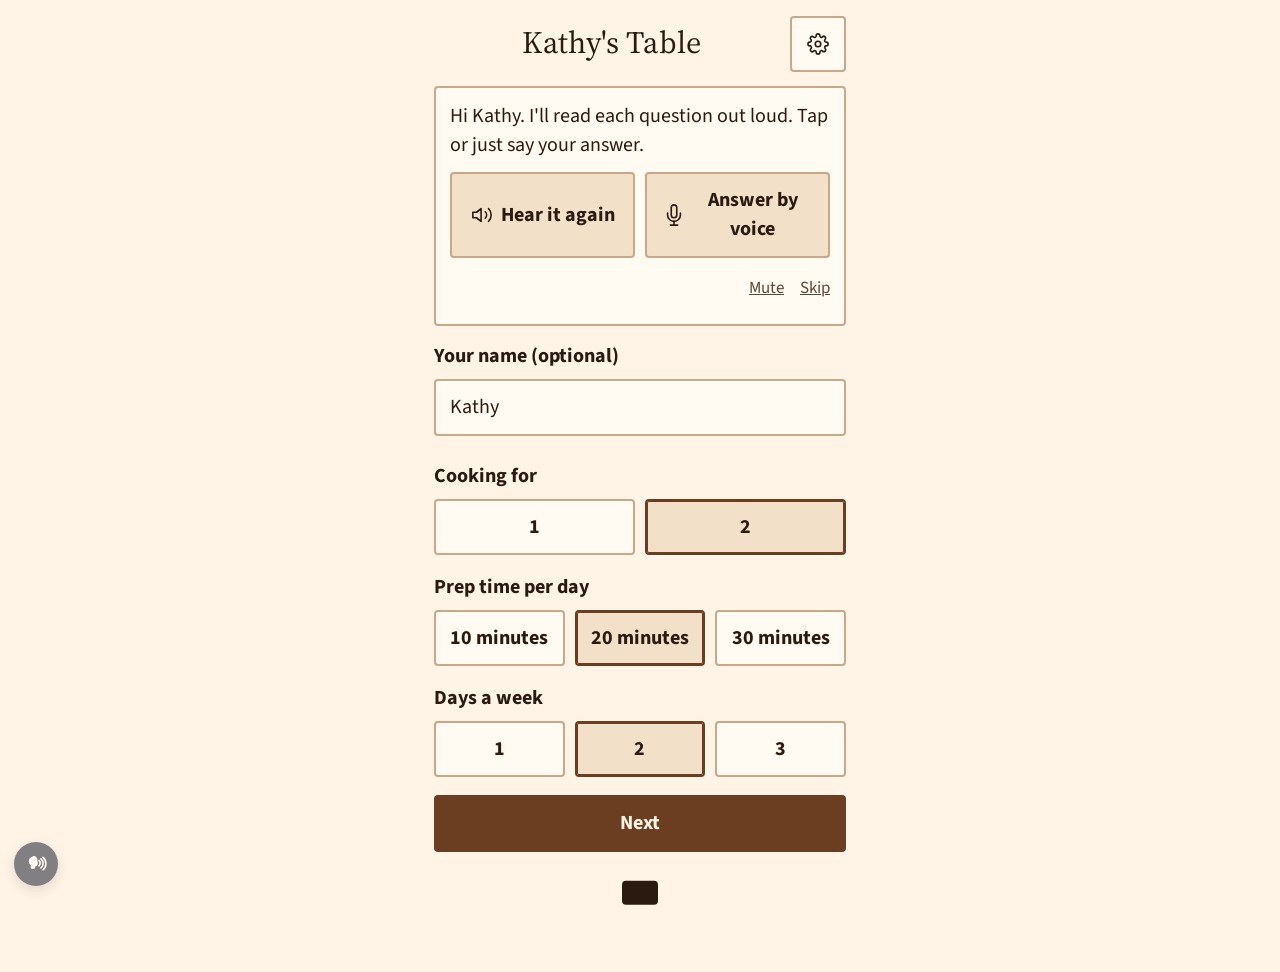
<file: draft-feedback/kathy/index.html>
<!doctype html>
<html lang="en">
<head>
<meta charset="utf-8">
<meta name="viewport" content="width=device-width,initial-scale=1">
<meta name="description" content="Kathy's Table. Meal planner for older adults cooking for one or two.">
<meta name="theme-color" content="#fff4e6" id="theme-color-meta">
<script>(function(){try{var t=localStorage.getItem("kt-theme");if(t!=="light"&&t!=="dark")t="light";document.documentElement.setAttribute("data-theme",t);document.documentElement.style.colorScheme=t;}catch(e){document.documentElement.setAttribute("data-theme","light");}})();</script>
<title>Kathy's Table</title>
<link rel="icon" href="data:image/svg+xml,%3Csvg xmlns='http://www.w3.org/2000/svg' viewBox='0 0 32 32'%3E%3Crect width='32' height='32' rx='4' fill='%232b1a10'/%3E%3Cpath d='M8 22h16M10 22V12c0-2 2-4 6-4s6 2 6 4v10' fill='none' stroke='%23fff4e6' stroke-width='2'/%3E%3C/svg%3E">
<link rel="preconnect" href="https://fonts.googleapis.com">
<link rel="preconnect" href="https://fonts.gstatic.com" crossorigin>
<link href="https://fonts.googleapis.com/css2?family=Source+Sans+3:wght@600;700&family=Source+Serif+4:opsz,wght@8..60,600;8..60,700&display=swap" rel="stylesheet">
<link rel="stylesheet" href="styles.css">
</head>
<body>
<div id="app" class="app"></div>
<div class="toast" id="toast" role="status" aria-live="polite"></div>
<script src="meals.js"></script>
<script src="app.js"></script>
<script>
  window.__fbwContext = function () {
    return location.hash || location.pathname || document.title;
  };
  window.FEEDBACK_CONFIG = {
    endpointUrl: 'https://formspree.io/f/mrpeegjd',
    fieldMap: {
      message: 'message',
      page: 'page',
      screen: 'screen',
      browser: 'browser',
      time: 'time',
      honeypot: '_gotcha'
    }
  };
</script>
<script
  src="../feedback-widget/feedback-widget.min.js"
  data-app="kathy"
  data-endpoint-url="https://formspree.io/f/mrpeegjd"
  data-context-fn="__fbwContext"
  data-consent-selector="[data-consent-bar]"
></script>
</body>
</html>
</file>
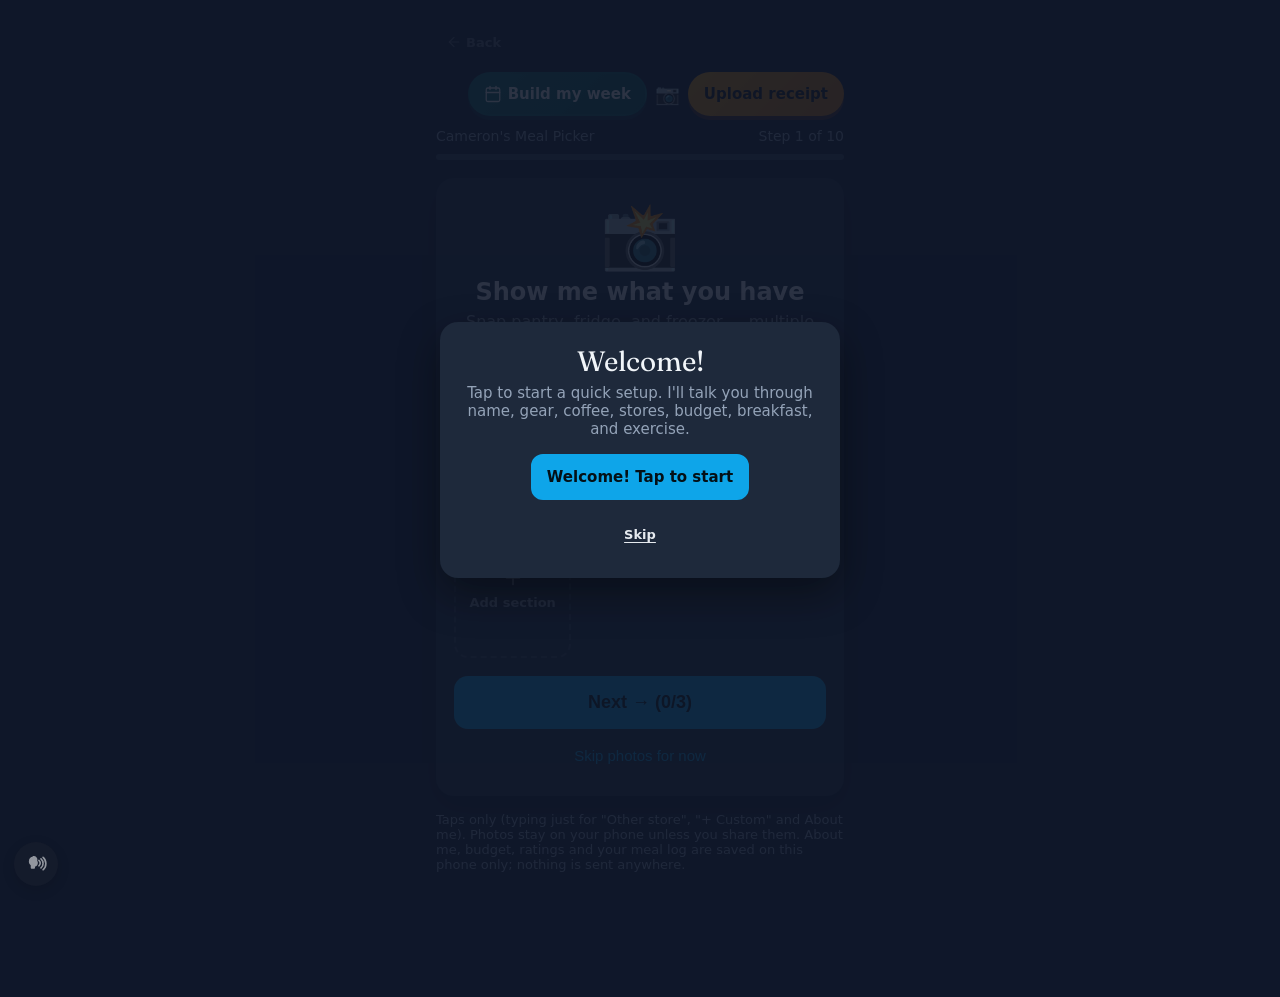
<file: draft-week-art/cameron-sample/index.html>
<!doctype html>
<html lang="en">
<head>
<meta charset="utf-8">
<meta name="viewport" content="width=device-width,initial-scale=1">
<link rel="icon" href="data:image/svg+xml,%3Csvg xmlns='http://www.w3.org/2000/svg' viewBox='0 0 32 32'%3E%3Crect width='32' height='32' rx='8' fill='%230f6e6e'/%3E%3Ccircle cx='16' cy='16' r='8' fill='none' stroke='%23fffaf4' stroke-width='2.5'/%3E%3Ccircle cx='16' cy='16' r='3' fill='%23d9a441'/%3E%3C/svg%3E" />
<meta name="theme-color" content="#0b1220" id="theme-color-meta">
<script>(function(){try{var t=localStorage.getItem("cm-theme");if(t!=="light"&&t!=="dark")t="dark";document.documentElement.setAttribute("data-theme",t);document.documentElement.style.colorScheme=t;if(t==="light")document.documentElement.classList.add("theme-light");}catch(e){document.documentElement.setAttribute("data-theme","dark");}})();</script>
<title>My Meal Picker</title>
<link rel="preconnect" href="https://fonts.googleapis.com">
<link href="https://fonts.googleapis.com/css2?family=Fraunces:opsz,wght@9..144,800&family=Nunito:wght@600;700;800&display=swap" rel="stylesheet">
<style>
  :root{--bg:#0f172a;--card:#1e293b;--ink:#f1f5f9;--mut:#94a3b8;--chip:#334155;--on:#0ea5e9;--gold:#f59e0b}
  html[data-theme="light"]{--bg:#f4f7f6;--card:#fffaf4;--ink:#173042;--mut:#5b6b7a;--chip:#d5e3df;--on:#0f6e6e;--gold:#c47a2c}
  html[data-theme="light"] body{background:var(--bg);color:var(--ink)}
  html[data-theme="light"] .card,html[data-theme="light"] .welcome-card{background:var(--card);color:var(--ink)}
  html[data-theme="light"] .addrow input,html[data-theme="light"] .welcome-field,html[data-theme="light"] .ph-new-row input{background:#fff;color:var(--ink);border-color:rgba(15,110,110,.28)}
  *{box-sizing:border-box}
  body{margin:0;font-family:-apple-system,system-ui,Segoe UI,Roboto,sans-serif;background:var(--bg);color:var(--ink);min-height:100vh;display:flex;justify-content:center}
  .wrap{width:100%;max-width:440px;padding:20px 16px 40px}
  .top{display:flex;justify-content:space-between;align-items:center;color:var(--mut);font-size:14px;margin-bottom:10px}
  .bar{height:6px;background:var(--chip);border-radius:6px;overflow:hidden;margin-bottom:18px}
  .bar i{display:block;height:100%;background:var(--on);transition:width .3s}
  .card{background:var(--card);border-radius:18px;padding:22px 18px;text-align:center;box-shadow:0 10px 30px rgba(0,0,0,.3)}
  .emoji{font-size:64px;line-height:1;margin:4px 0 10px}
  h1{font-size:24px;margin:0 0 6px}
  p.sub{color:var(--mut);margin:0 0 18px}
  .chips{display:flex;flex-wrap:wrap;gap:10px;justify-content:center;margin:4px 0 20px}
  .chip{border:2px solid var(--on);background:var(--on);color:#fff;border-radius:999px;padding:10px 14px;font-size:16px;cursor:pointer;user-select:none}
  .chip.off{background:transparent;color:var(--ink);border-color:var(--chip)}
  .chip.drop.off{/* unselected — same look as .chip.off, not struck */}
  /* Gold/amber pills: dark text for WCAG AA (white-on-gold fails ~2:1) */
  .chip.main{background:var(--gold);border-color:var(--gold);color:#1a1a1a}
  .chip.open{outline:3px solid var(--gold);outline-offset:2px}
  .chip.addc{background:transparent;border:2px dashed var(--mut);color:var(--mut)}
  .chip.cust:not(.off){background:#8b5cf6;border-color:#8b5cf6}
  .next{width:100%;border:0;border-radius:14px;padding:16px;font-size:18px;font-weight:700;background:var(--on);color:#fff;cursor:pointer}
  .next:disabled{opacity:.4}
  .ghost{background:transparent;color:var(--mut);font-weight:500;font-size:15px;margin-top:8px;padding:10px}
  .addrow{display:flex;gap:8px;margin:0 0 18px}
  .addrow input{flex:1;min-width:0;border-radius:12px;border:2px solid var(--chip);background:#0b1222;color:var(--ink);padding:12px;font-size:16px}
  .addrow button{border:0;border-radius:12px;background:var(--chip);color:#fff;padding:0 16px;font-size:16px;cursor:pointer}
  .addrow.cust input{border-color:#8b5cf6}.addrow.cust button{background:#8b5cf6}
  .photos{display:grid;grid-template-columns:1fr 1fr 1fr;gap:10px;margin:0 0 18px}
  .ph{position:relative;aspect-ratio:3/4;border:2px dashed var(--chip);border-radius:14px;display:flex;flex-direction:column;align-items:center;justify-content:center;cursor:pointer;overflow:hidden;font-size:14px;color:var(--mut)}
  .ph span.big{font-size:34px;margin-bottom:6px}
  .ph img{position:absolute;inset:0;width:100%;height:100%;object-fit:cover}
  .ph.done{border:2px solid var(--on)}
  .ph .ok{position:absolute;bottom:6px;left:6px;right:6px;background:rgba(14,165,233,.9);color:#fff;border-radius:8px;padding:3px;font-size:12px}
  .ph input{display:none}
  .photos{grid-template-columns:repeat(auto-fill,minmax(110px,1fr))}
  .ph-sec{position:relative;border:2px dashed var(--chip);border-radius:14px;padding:10px 32px 8px 8px;display:flex;flex-direction:column;gap:6px;min-height:140px;text-align:center}
  .ph-sec.done{border-color:var(--on)}
  .ph-sec-lab{font-size:13px;font-weight:800;color:var(--ink);line-height:1.2;padding-right:4px;word-break:break-word}
  .ph-sec-lab .big{display:block;font-size:28px;margin-bottom:2px}
  .ph-thumbs{display:flex;flex-wrap:wrap;gap:5px;justify-content:center;align-items:center}
  .ph-thumb{position:relative;width:56px;height:56px;border-radius:8px;overflow:hidden;border:2px solid var(--chip);flex-shrink:0}
  .ph-thumb img{width:100%;height:100%;object-fit:cover;display:block}
  .ph-thumb .ph-x{position:absolute;top:0;right:0;width:28px;height:28px;border:0;border-radius:0;background:transparent;box-shadow:none;color:#000;display:flex;align-items:center;justify-content:center;padding:0;cursor:pointer;line-height:0}
  .ph-thumb .ph-x .ico{width:14px;height:14px;stroke:#000}
  .ph-add{appearance:none;border:2px solid var(--chip,#334155);background:var(--card,#1e293b);color:var(--ink,#f1f5f9);width:36px;height:36px;min-height:36px;min-width:36px;border-radius:50%;padding:0;margin:0;font:inherit;text-decoration:none;cursor:pointer;display:inline-flex;align-items:center;justify-content:center;flex-shrink:0;box-shadow:none;gap:0}
  .ph-add .ico{width:18px;height:18px;stroke:currentColor;display:block}
  .ph-add-sec{appearance:none;border:2px dashed var(--chip);border-radius:14px;background:transparent;color:var(--mut);min-height:140px;display:flex;flex-direction:column;align-items:center;justify-content:center;gap:6px;cursor:pointer;font:inherit;font-weight:800;font-size:13px}
  .ph-add-sec .ico{width:22px;height:22px;stroke:currentColor}
  .ph-sec-del{appearance:none;position:absolute;top:4px;right:4px;width:24px;height:24px;border:0;border-radius:50%;background:rgba(15,23,42,.7);color:#fff;display:flex;align-items:center;justify-content:center;padding:0;cursor:pointer}
  .ph-sec-del .ico{width:12px;height:12px;stroke:#fff}
  .ph-new-row{display:flex;gap:8px;margin:0 0 12px;align-items:center}
  .ph-new-row input{flex:1;min-height:44px;border-radius:12px;border:2px solid var(--chip);background:#0b1222;color:var(--ink);padding:10px;font:inherit;font-weight:700}
  .sum{text-align:left}
  .sum h2{font-size:17px;margin:16px 0 6px}
  .sum p{margin:0}
  .tag{display:inline-block;background:var(--chip);border-radius:999px;padding:4px 10px;margin:3px;font-size:14px}
  .tag.y{background:#065f46}
  .no{color:var(--mut);font-size:14px}
  .muted{color:var(--mut);font-size:13px;margin-top:16px}
  /* variant pop list */
  .pop{background:#0b1222;border:2px solid var(--gold);border-radius:16px;padding:12px;margin:-8px 0 18px;text-align:left;animation:pop .15s ease}
  .pop .ph2{font-size:14px;color:var(--gold);font-weight:700;margin:0 0 8px}
  .pop .opts{display:flex;flex-wrap:wrap;gap:8px}
  .popt{border:2px solid var(--chip);background:var(--card);color:var(--ink);border-radius:12px;padding:10px 12px;font-size:15px;cursor:pointer}
  .popt.sel{background:var(--on);border-color:var(--on);color:#fff}
  .popt.rm{border-color:#7f1d1d;color:#fca5a5}
  @keyframes pop{from{opacity:0;transform:translateY(-4px)}to{opacity:1}}
  /* equipment */
  .feat{display:flex;align-items:center;gap:12px;text-align:left;border:3px solid var(--chip);border-radius:18px;padding:14px;margin:0 0 8px;cursor:pointer;background:#0b1222}
  .feat.on{border-color:var(--gold);background:linear-gradient(135deg,#3b2a06,#1e293b)}
  .feat .fe{font-size:40px}
  .feat b{font-size:18px}
  .feat .dad{color:var(--gold);font-size:14px;margin-top:3px}
  .feat .ck{margin-left:auto;width:34px;height:34px;border-radius:50%;border:2px solid var(--chip);display:flex;align-items:center;justify-content:center;font-size:20px;flex-shrink:0}
  .feat.on .ck{background:var(--gold);border-color:var(--gold);color:#111}
  .fnote{font-size:13px;color:var(--mut);margin:0 0 16px}
  .lbl{font-size:13px;color:var(--mut);text-transform:uppercase;letter-spacing:.08em;margin:6px 0 8px}
  /* meals yes/no */
  .meals{display:flex;flex-direction:column;gap:10px;margin:0 0 16px;text-align:left}
  .meal{background:#0b1222;border:2px solid var(--chip);border-radius:16px;padding:10px 12px}
  .meal.yes{border-color:#10b981}.meal.no{opacity:.55}
  .mrow{display:flex;align-items:center;gap:10px}
  .me{font-size:34px;line-height:1}
  .mt{flex:1;min-width:0}
  .mt b{font-size:16px}
  .vchip{display:inline-block;margin-top:4px;border:2px solid var(--gold);color:var(--gold);border-radius:999px;padding:3px 10px;font-size:13px;cursor:pointer}
  .fb{display:inline-block;margin-top:4px;font-size:12px;color:#fbbf24}
  .yn{display:flex;gap:6px}
  .yn button{border:2px solid var(--chip);background:transparent;color:var(--ink);border-radius:12px;padding:10px 12px;font-size:15px;font-weight:700;cursor:pointer}
  .yn button.y.sel{background:#10b981;border-color:#10b981}
  .yn button.n.sel{background:#7f1d1d;border-color:#7f1d1d}
  .tipbtn{display:block;width:100%;margin-top:8px;border:0;background:transparent;color:var(--on);text-align:left;font-size:14px;padding:4px 0;cursor:pointer}
  .tip{margin-top:6px;background:var(--card);border-radius:12px;padding:10px 12px;font-size:14px;line-height:1.4}
  .tip ol{margin:6px 0;padding-left:20px}
  .tip .t1{color:#fbbf24;font-weight:700}
  .tip .t2{color:#f87171;font-weight:700}
  .tip .t3{color:var(--mut);font-size:12px}
  details.box{background:#0b1222;border:2px solid var(--chip);border-radius:14px;padding:10px 12px;margin:0 0 16px;text-align:left}
  details.box summary{cursor:pointer;font-weight:700}
  details.box ul{margin:8px 0 0;padding-left:20px;font-size:14px;line-height:1.45}
  /* Yellow CTA: dark text on amber fill (matches .rcpt-btn contrast) */
  .build,.next.build{background:linear-gradient(135deg,#f59e0b,#d97706);color:#1a1a1a;font-size:22px;padding:20px;margin-top:18px;box-shadow:0 6px 0 rgba(146,64,14,.6)}
  /* ===== week planner: view state ≠ theme ===== */
  #week{display:none;width:100%;max-width:460px;padding:14px 14px 50px}
  body.view-week #week{display:block}
  body.view-week .wrap{display:none}
  /* Dark week tokens (default when data-theme=dark) */
  body.view-week{--wbg:#0f1a2a;--wink:#e8eef6;--wsoft:#9aa8b8;--teal:#2dd4bf;--tealD:#5eead4;--tealS:rgba(45,212,191,.18);--coral:#fb923c;--coralD:#fdba74;--coralS:rgba(251,146,60,.2);--wgold:#fbbf24;--white:#152033;
    background:radial-gradient(circle at 10% 0%,rgba(45,212,191,.12),transparent 38%),radial-gradient(circle at 95% 12%,rgba(251,146,60,.1),transparent 34%),linear-gradient(180deg,#0b1220 0%,#0f1a2a 50%,#121a28 100%);color:var(--wink);font-family:Nunito,Segoe UI,sans-serif}
  /* Light week tokens — unchanged from prior light week look */
  html[data-theme="light"] body.view-week{--wbg:#eef6f2;--wink:#173042;--wsoft:#3d5566;--teal:#0f6e6e;--tealD:#0a5555;--tealS:#d4efef;--coral:#d4572a;--coralD:#b9441c;--coralS:#ffe3d6;--wgold:#d9a441;--white:#fffaf4;
    background:radial-gradient(circle at 10% 0%,rgba(15,110,110,.16),transparent 38%),radial-gradient(circle at 95% 12%,rgba(212,87,42,.12),transparent 34%),linear-gradient(180deg,#f4faf7 0%,#eef6f2 42%,#f8f1e8 100%);color:var(--wink)}
  .wk-h{text-align:center;padding:4px 0 10px}
  .kick{margin:0;font-weight:800;font-size:12px;letter-spacing:.14em;text-transform:uppercase;color:var(--tealD)}
  .brand{margin:2px 0 0;font-family:Fraunces,Georgia,serif;font-size:34px;font-weight:800;letter-spacing:-.03em;line-height:1.05}
  .wlabel{display:inline-block;margin:10px 0 4px;border:2px solid var(--teal);background:var(--white);color:var(--coralD);font-weight:800;border-radius:14px;padding:8px 18px;box-shadow:0 4px 0 rgba(15,110,110,.16)}
  .tagline{margin:6px auto 0;color:var(--wsoft);font-weight:700;font-size:14px}
  .pills{display:flex;flex-wrap:wrap;gap:8px;justify-content:center;margin-top:10px}
  .pill{font-weight:800;padding:7px 12px;border-radius:12px;font-size:14px}
  .pill.t{background:var(--tealS);color:var(--tealD)}.pill.c{background:var(--coralS);color:var(--coralD)}
  .rules{margin:6px 0 14px;padding:12px 14px;background:linear-gradient(135deg,#124f4f,var(--teal));color:#fff;border-radius:16px;box-shadow:0 8px 22px rgba(23,48,66,.12)}
  .rules h2{margin:0 0 6px;font-family:Fraunces,Georgia,serif;font-size:17px}
  .rules ul{margin:0;padding-left:18px;font-weight:650;font-size:13px;line-height:1.4}
  .rules li+li{margin-top:3px}
  .lt{background:var(--white);border:2px dashed rgba(212,87,42,.55);border-radius:16px;padding:10px 14px;margin:0 0 14px;box-shadow:0 8px 22px rgba(23,48,66,.12)}
  .lt summary{font-weight:800;color:var(--coralD);cursor:pointer;font-size:16px}
  .lt ul{margin:8px 0 0;padding-left:18px;font-weight:650;color:var(--wsoft);font-size:14px}
  .stitle{display:flex;align-items:baseline;justify-content:space-between;margin:14px 0 10px}
  .stitle h2{margin:0;font-family:Fraunces,Georgia,serif;font-size:22px}
  .stitle span{color:var(--wsoft);font-weight:700;font-size:13px}
  .day{background:var(--white);border-radius:16px;box-shadow:0 8px 22px rgba(23,48,66,.12);overflow:hidden;margin-bottom:12px;cursor:pointer;animation:pi .4s ease both}
  @keyframes pi{from{opacity:0;transform:scale(.97) translateY(8px)}to{opacity:1}}
  .dh{display:flex;justify-content:space-between;align-items:center;background:linear-gradient(135deg,var(--teal),var(--tealD));color:#fff;padding:9px 14px;font-weight:800;letter-spacing:.04em;text-transform:uppercase;font-size:14px}
  .day.cook .dh{background:linear-gradient(135deg,var(--coral),var(--coralD))}
  .db{padding:12px 14px 14px}
  .memo{font-size:36px;line-height:1;display:block;margin-bottom:4px}
  .dinner{margin:0;font-size:18px;font-weight:800}
  .dnote{margin:7px 0 0;padding:7px 10px;background:var(--coralS);border-radius:10px;color:var(--coralD);font-weight:800;font-size:14px}
  .day:not(.cook) .dnote{background:var(--tealS);color:var(--tealD)}
  .dl{margin:7px 0 0;font-weight:700;font-size:14px;color:var(--wink)}
  .dl.b{color:var(--wsoft);font-weight:650}
  .hint{margin:7px 0 0;color:var(--wsoft);font-size:12px;font-weight:700}
  .rec{margin-top:10px;padding:10px 12px;background:var(--wbg);border-left:5px solid var(--teal);border-radius:12px;font-size:14px;font-weight:650;color:var(--wsoft)}
  .rec h4{margin:0 0 4px;color:var(--tealD);font-size:13px;text-transform:uppercase;letter-spacing:.04em}
  .rec ol{margin:0;padding-left:18px}
  .rec .t1{color:#b45309;font-weight:800}.rec .t2{color:#b91c1c;font-weight:800}.rec .t3{color:var(--wsoft);font-size:12px}
  .gpanel{background:var(--white);border-radius:20px;box-shadow:0 8px 22px rgba(23,48,66,.12);padding:14px;margin-bottom:16px}
  .tot{display:grid;grid-template-columns:1fr 1fr 1fr;gap:6px;margin-bottom:8px}
  .tot div{background:var(--wbg);border-radius:12px;padding:8px 6px;text-align:center;font-weight:800;font-size:13px;color:var(--wsoft)}
  .tot b{display:block;font-size:19px;color:var(--wink)}
  .tot .best{background:var(--tealS);color:var(--tealD)}
  .tot .main{outline:2px solid var(--wgold)}
  .gnote{font-size:13px;font-weight:700;color:var(--wsoft);background:var(--coralS);border-radius:12px;padding:8px 10px;margin:0 0 6px}
  .aisle{margin:14px 0 4px;padding-bottom:3px;border-bottom:2px solid #dceee6;color:var(--tealD);font-size:16px;display:flex;justify-content:space-between}
  .aisle small{color:var(--wsoft);font-size:12px}
  .it{display:grid;grid-template-columns:30px 1fr auto;gap:8px;align-items:center;padding:9px 2px;border-bottom:1px dashed rgba(23,48,66,.12)}
  .it .cb{width:26px;height:26px;border-radius:8px;border:2px solid var(--teal);display:flex;align-items:center;justify-content:center;font-weight:900;color:#fff;cursor:pointer}
  .it.ck .cb{background:var(--teal)}
  .it.ck .nm{text-decoration:line-through;opacity:.6}
  .nm{font-weight:800;font-size:15px;cursor:pointer}
  .nm small{display:block;font-weight:650;color:var(--wsoft);font-size:12px}
  .nm .src{color:var(--teal)}
  .pr{display:flex;flex-wrap:wrap;gap:4px;margin-top:4px;font-size:12px;font-weight:800}
  .pr span{white-space:nowrap}
  .pr span{padding:2px 6px;border-radius:8px;background:var(--wbg);color:var(--wsoft)}
  .pr span.win{background:#d1fae5;color:#065f46}
  .have{border:2px solid rgba(23,48,66,.15);background:#fff;border-radius:10px;padding:7px 8px;font-weight:800;font-size:12px;color:var(--wsoft);cursor:pointer;white-space:nowrap}
  .gone{opacity:.45}
  .gone .have{background:var(--wgold,#fbbf24);color:#1a1a1a}
  .gone .nm{text-decoration:line-through}
  .gh{display:block;background:#173042;color:#fff;border-radius:16px;padding:14px;text-decoration:none;margin:0 0 14px;box-shadow:0 8px 22px rgba(23,48,66,.18)}
  .gh b{font-size:16px}.gh span{display:block;font-size:13px;opacity:.85;margin-top:3px;font-weight:650}
  .wbtn{display:block;width:100%;border:0;border-radius:14px;min-height:52px;font:inherit;font-weight:800;font-size:16px;cursor:pointer;margin-top:10px}
  .wbtn.p{background:linear-gradient(160deg,var(--teal),var(--tealD));color:#fff}
  .wbtn.g{background:var(--white);color:var(--wink);border:2px solid rgba(23,48,66,.12)}
  .foot{text-align:center;color:var(--wsoft);font-weight:650;font-size:12px;margin-top:16px;line-height:1.5}
  .foot a{color:var(--teal)}

  /* ===== v3: receipt button, calendar, budget, week customizer, build extras, prep badges ===== */
  .rcpt-btn{border:0;border-radius:999px;background:linear-gradient(135deg,#f59e0b,#d97706);color:#111;font:inherit;font-weight:800;font-size:15px;padding:10px 16px;min-height:44px;cursor:pointer;box-shadow:0 4px 0 rgba(146,64,14,.45)}
  .rcpt-top{display:flex;justify-content:center;align-items:center;gap:8px;margin:0 0 12px;flex-wrap:wrap}
  html[data-theme="light"] body.view-week .rcpt-btn{background:linear-gradient(135deg,var(--coral),var(--coralD));color:#fff;box-shadow:0 4px 0 rgba(185,68,28,.3)}
  .wl-row{display:flex;align-items:center;justify-content:center;gap:8px;margin:10px 0 4px}
  .wl-row .wlabel{margin:0}
  .cal-btn{width:48px;height:48px;border-radius:14px;border:2px solid var(--teal);background:var(--white);font-size:22px;cursor:pointer;box-shadow:0 4px 0 rgba(15,110,110,.16);flex-shrink:0}
  .pill.btn{border:0;font:inherit;font-weight:800;cursor:pointer;min-height:40px}
  .pill.bud{background:#fff;color:var(--tealD);border:2px solid rgba(15,110,110,.35)}
  .pill.bud.off{background:#eef1f3;color:#7a8a96;border-color:#d5dde2;font-weight:700}
  .bcmp{margin:8px auto 0;max-width:380px;border-radius:12px;padding:8px 12px;font-weight:800;font-size:14px}
  .bcmp.under{background:#d1fae5;color:#065f46}.bcmp.over{background:#fee2e2;color:#991b1b}
  .sheet-bg{position:fixed;inset:0;background:rgba(23,48,66,.55);display:none;align-items:flex-end;justify-content:center;z-index:60;padding:10px}
  .sheet-bg.open{display:flex}
  .sheet{width:100%;max-width:440px;max-height:88vh;overflow:auto;background:#fffaf4;color:#173042;border-radius:22px 22px 16px 16px;padding:14px 14px 18px;box-shadow:0 20px 50px rgba(0,0,0,.3);font-family:Nunito,Segoe UI,sans-serif;animation:pop .2s ease}
  .sh-top{display:flex;justify-content:space-between;align-items:center;gap:8px;margin-bottom:8px}
  .sh-top h3{margin:0;font-family:Fraunces,Georgia,serif;font-size:21px}
  .sh-x{width:44px;height:44px;border:0;border-radius:12px;background:#dceee6;color:#173042;font-size:20px;font-weight:800;cursor:pointer;flex-shrink:0}
  .cal-nav{display:flex;align-items:center;justify-content:space-between;margin:4px 0 6px}
  .cal-nav b{font-size:18px}.month-hold-hint{margin:2px 0 6px;padding:0;font-size:12px;font-weight:700;color:var(--wsoft,#7a8a96);text-align:center;line-height:1.2}
  .cal-nav button{width:44px;height:44px;min-width:44px;min-height:44px;border:0;border-radius:0;background:transparent;box-shadow:none;font-size:20px;font-weight:800;color:var(--tealD,#0a5555);cursor:pointer;padding:0}
  .cal-dow,.cal-row{display:grid;grid-template-columns:repeat(7,1fr);gap:2px}
  .cal-dow span{text-align:center;font-size:12px;font-weight:800;color:#3d5566;padding:4px 0;text-transform:uppercase}
  .cal-row{border-radius:12px;padding:2px 0;margin:1px 0}
  .cal-row.sel{background:#d4efef;box-shadow:inset 0 0 0 2px #0f6e6e}
  .cal-d{height:46px;border:0;background:transparent;border-radius:10px;font:inherit;font-weight:800;font-size:16px;color:#173042;cursor:pointer}
  .cal-d.out{color:#a0afb9;font-weight:650}
  .cal-d.today{background:#ffe3d6;color:#b9441c;box-shadow:inset 0 0 0 2px #d4572a}
  .cal-d:active{background:#0f6e6e;color:#fff}
  .cal-foot{display:grid;grid-template-columns:1fr 1fr 1fr;gap:6px;margin-top:10px}
  .cal-foot button,.sh-btn{min-height:48px;border-radius:12px;border:2px solid rgba(15,110,110,.3);background:#fff;font:inherit;font-weight:800;font-size:14px;color:#0a5555;cursor:pointer}
  .cal-foot .now,.sh-btn.p{background:linear-gradient(160deg,#0f6e6e,#0a5555);color:#fff;border-color:transparent}
  .cal-sel{margin:0 0 6px;font-weight:800;color:#b9441c;font-size:14px}
  .sw{display:flex;align-items:center;justify-content:space-between;gap:10px;background:#eef6f2;border-radius:14px;padding:10px 12px;margin:4px 0 12px;cursor:pointer;font-weight:800}
  .sw .tg{width:58px;height:34px;border-radius:999px;background:#c5d0d6;position:relative;flex-shrink:0;transition:background .15s}
  .sw .tg::after{content:"";position:absolute;top:3px;left:3px;width:28px;height:28px;border-radius:50%;background:#fff;box-shadow:0 1px 3px rgba(0,0,0,.3);transition:left .15s}
  .sw[aria-checked="true"] .tg{background:#0f6e6e}.sw[aria-checked="true"] .tg::after{left:27px}
  .fld{display:block;font-weight:800;font-size:14px;margin:8px 0 4px;color:#3d5566}
  .inp{width:100%;font:inherit;font-size:20px;font-weight:800;border:2px solid rgba(15,110,110,.35);border-radius:12px;padding:10px 12px;background:#fff;color:#173042}
  .dchips{display:flex;gap:6px;margin:8px 0 4px}
  .dchips button{flex:1;min-height:44px;border-radius:12px;border:2px solid rgba(15,110,110,.3);background:#fff;font:inherit;font-weight:800;color:#0a5555;cursor:pointer}
  .dchips button.on{background:#0f6e6e;color:#fff;border-color:#0f6e6e}
  .sh-row2{display:grid;grid-template-columns:1fr 1fr;gap:8px;margin-top:12px}
  .muted2{font-size:12px;color:#3d5566;font-weight:650;margin:8px 0 0}
  .cz{border:2px solid rgba(23,48,66,.1);border-radius:14px;padding:8px 10px;margin:0 0 8px;background:#fff}
  .cz.mv{border-color:#d4572a;background:#fff5ef}
  .cz.ch{border-color:#0f6e6e}
  .cz-h{display:flex;justify-content:space-between;font-weight:800;font-size:13px;color:#0a5555;text-transform:uppercase;letter-spacing:.03em}
  .cz-d{font-weight:800;font-size:15px;margin:2px 0 6px}
  .cz-o{display:flex;flex-wrap:wrap;gap:4px}
  .cz-o button{min-height:40px;border-radius:10px;border:2px solid rgba(15,110,110,.28);background:#eef6f2;font:inherit;font-weight:800;font-size:12.5px;color:#173042;padding:0 7px;cursor:pointer}
  .cz-o button.on{background:#0f6e6e;color:#fff;border-color:#0f6e6e}
  .cz-o button.mvb.on{background:#d4572a;border-color:#d4572a}
  .cz-list{display:flex;flex-direction:column;gap:5px;margin-top:6px}
  .cz-list button{text-align:left;min-height:42px;border-radius:10px;border:2px solid rgba(15,110,110,.2);background:#fff;font:inherit;font-weight:800;font-size:14px;padding:6px 10px;cursor:pointer}
  .lp{-webkit-touch-callout:none;-webkit-user-select:none;user-select:none;touch-action:manipulation}
  .lp-tip{display:none}
  .shuffle-link{display:inline-flex;align-items:center;gap:4px;min-height:44px;min-width:44px;padding:0 4px;border:0;border-radius:0;background:transparent;box-shadow:none;color:var(--tealD,#0f6e6e);font:inherit;font-size:13px;font-weight:800;letter-spacing:0;text-decoration:underline;text-underline-offset:3px;cursor:pointer}
  .shuffle-link .ico{display:block;width:16px;height:16px;stroke:currentColor}
  .stitle .shuffle-link{color:var(--teal,#0d9488)}.week-actions{display:inline-flex;flex-wrap:wrap;align-items:center;gap:4px 10px}
  .edited{display:inline-block;margin-left:6px;background:var(--coral);color:#fff;border-radius:999px;padding:2px 8px;font-size:11px;letter-spacing:.04em;vertical-align:middle}
  .emo-row{display:flex;align-items:center;gap:10px;margin-bottom:4px}
  .emo-row .memo{margin:0}
  .pc{display:flex;flex-direction:column;gap:2px;font-size:12px;font-weight:800;color:var(--wsoft);background:transparent;border:0;border-radius:0;padding:0;line-height:1.25}
  .pc.dk{background:transparent;color:var(--mut);border:0}
  .pc .emo{font-size:20px;line-height:1;margin-right:4px;vertical-align:-2px}
  .mtop{display:flex;align-items:center;gap:8px}
  .meal .mrow{flex-wrap:wrap}.meal .yn{margin-left:auto}.meal .mt{order:3;flex-basis:100%;margin-top:6px}
  .xtra-btn{display:inline-block;border:2px dashed var(--gold);color:var(--gold);background:transparent;border-radius:999px;padding:10px 16px;font-size:16px;cursor:pointer;margin:0 0 14px}
  .xlist{background:#0b1222;border:2px solid var(--gold);border-radius:16px;padding:12px;margin:-4px 0 16px;text-align:left}
  .xlist .ph2{font-size:14px;color:var(--gold);font-weight:700;margin:0 0 8px}
  .xlist .opts{display:flex;flex-wrap:wrap;gap:8px}
  .xsel{display:flex;flex-wrap:wrap;gap:8px;justify-content:center;margin:-8px 0 16px}
  .chip.x{background:#8b5cf6;border-color:#8b5cf6}
  .snap{background:#0b1222;border:2px solid var(--chip);border-radius:16px;padding:12px;margin:0 0 16px;text-align:left}
  .snap p{margin:0 0 8px;font-size:14px;line-height:1.4}
  .snap .sbtn{border:0;border-radius:12px;background:var(--on);color:#fff;font-size:15px;font-weight:700;padding:10px 14px;cursor:pointer;min-height:44px}
  .thumbs{display:flex;flex-wrap:wrap;gap:6px;margin:8px 0}
  .thumbs img{width:72px;height:72px;object-fit:cover;border-radius:10px;border:2px solid rgba(15,110,110,.4)}
  .shr-msg{font-size:13px;font-weight:700;margin:6px 0 0}
  .src-l{font-size:11px;font-weight:800;color:var(--wsoft);background:#eef1f3;border-radius:8px;padding:1px 6px}
  .pr span.stale{opacity:.45;text-decoration:line-through dotted}
  .pchk{font-size:12px;font-weight:800;color:var(--tealD);margin:2px 0 8px}

  .ab-grid{display:grid;grid-template-columns:1fr 1fr;gap:10px;text-align:left;margin:0 0 12px}
  .ab-grid label{font-size:13px;color:var(--mut);font-weight:700}
  .ab-grid input{width:100%;margin-top:4px;border-radius:12px;border:2px solid var(--chip);background:#0b1222;color:var(--ink);padding:12px;font-size:18px}
  .ab-h{display:flex;gap:6px}
  .guide{background:#0b1222;border:2px solid #10b981;border-radius:14px;padding:10px 12px;margin:0 0 16px;text-align:left;font-size:14px;line-height:1.45}
  .guide b{color:#6ee7b7}.guide small{display:block;color:var(--mut);margin-top:4px}
  .gbox{background:var(--white);border-radius:14px;padding:10px 14px;font-weight:700;font-size:14px;color:var(--wsoft);box-shadow:0 8px 22px rgba(23,48,66,.1);margin:0 0 12px}
  .gbox b{color:var(--wink)}.gbox small{display:block;font-weight:650;font-size:12px;margin-top:3px}
  .nut{margin:6px 0 0;font-size:12px;font-weight:800;color:var(--tealD)}

  .rate{display:flex;align-items:center;gap:6px;flex-wrap:wrap;margin-top:8px;font-size:12px;font-weight:800;color:var(--wsoft)}
  .rate button{min-width:44px;min-height:44px;padding:0;border:0;border-radius:0;background:transparent;box-shadow:none;font-size:20px;line-height:1;cursor:pointer;opacity:.4;transition:opacity .12s}
  .rate button[aria-pressed="true"]{opacity:1;background:transparent;border:0;box-shadow:none}
  .rate button:hover,.rate button:active{background:transparent;border:0;box-shadow:none}
  .rate .rate-del{min-width:44px;min-height:44px;padding:4px;margin-left:auto;border:0;border-radius:0;background:transparent;box-shadow:none;color:var(--wsoft);flex-shrink:0;opacity:1;font-size:inherit}
  .rate .rate-del:hover,.rate .rate-del:active,.rate .rate-del[aria-pressed]{background:transparent;border:0;box-shadow:none;opacity:1}
  .rate .rate-del .ico{display:block}
  .favb{display:inline-flex;align-items:center;gap:4px;font-size:13px;font-weight:800;color:var(--wsoft);vertical-align:middle;background:transparent;border:0;padding:0;border-radius:0}
  .favb .emo,.emo{font-size:20px;line-height:1;display:inline-block;background:transparent;border:0;padding:0;border-radius:0;box-shadow:none}
  .chip-row{display:inline-flex;align-items:center;gap:6px;margin:0 4px 8px 0}
  .chip-row .chip{margin:0}
  .lr button[data-ls]{min-width:44px;min-height:44px;padding:0 4px;border:0;border-radius:0;background:transparent;box-shadow:none;font-size:13px;font-weight:800;color:var(--wsoft);opacity:.4;gap:4px;display:inline-flex;align-items:center}
  .lr button[data-ls] .emo{font-size:20px;line-height:1}
  .lr button[data-ls][aria-pressed="true"]{opacity:1;background:transparent;border:0;color:var(--wink)}
  .rpanel ul{list-style:none;margin:0;padding:0}.rpanel li{display:flex;align-items:center;gap:8px;padding:6px 0;border-bottom:1px dashed rgba(23,48,66,.12);font-weight:800}
  .rpanel li span{flex:1}.rpanel li small{color:var(--wsoft);font-weight:650}
  .etm{display:inline-block;margin-top:6px;font-size:13px;font-weight:800;color:var(--teal)}
  .etm.dk{color:#38bdf8}
  .nextwk{background:var(--white);border-radius:14px;padding:10px 14px;font-weight:700;font-size:14px;color:var(--wsoft);box-shadow:0 8px 22px rgba(23,48,66,.1);margin-bottom:12px}
  /* v4 */
  .dha{display:flex;align-items:center;gap:6px}
  .swap-link{display:inline-flex;align-items:center;justify-content:center;gap:4px;min-height:44px;min-width:44px;padding:0 4px;border:0;border-radius:0;background:transparent;box-shadow:none;color:#fff;font:inherit;font-size:13px;font-weight:800;letter-spacing:0;text-decoration:underline;text-underline-offset:3px;cursor:pointer;opacity:.95}
  .swap-link .ico{display:block;opacity:.95}
  .log{margin-top:8px;padding-top:8px;border-top:1px dashed rgba(23,48,66,.14)}
  .lr{display:flex;align-items:center;gap:6px;flex-wrap:wrap;margin:4px 0;font-size:12px;font-weight:800;color:var(--wsoft)}
  .lr button{min-height:36px;min-width:40px;padding:4px 10px;border-radius:999px;border:2px solid rgba(15,110,110,.22);background:var(--wbg);font:inherit;font-size:12px;font-weight:800;color:var(--wink);cursor:pointer}
  .lr button[aria-pressed="true"]{background:var(--tealS);border-color:var(--teal);color:var(--tealD)}
  .lct{margin:4px 0 0;font-size:12px;font-weight:800;color:var(--teal)}
  .logb{background:linear-gradient(135deg,#fff3c4,#ffe3d6);border-radius:16px;padding:12px 14px;margin:12px 0;display:flex;flex-direction:column;gap:6px;color:var(--wink);font-size:14px;box-shadow:0 4px 14px rgba(23,48,66,.08)}
  .logb div{display:flex;gap:8px}.lb{min-height:42px;padding:0 14px;border-radius:12px;border:2px solid rgba(15,110,110,.3);background:#fff;font:inherit;font-weight:800;color:var(--tealD);cursor:pointer}.lb.p{background:var(--teal);color:#fff;border-color:transparent}
  .wst{display:grid;grid-template-columns:repeat(3,1fr);gap:6px;margin:6px 0 8px}.wst div{background:var(--wbg);border-radius:12px;padding:8px 4px;text-align:center;font-size:11px;font-weight:700;color:var(--wsoft)}
  .wst b{display:block;font-size:20px;color:var(--wink)}
  .wtop{font-weight:800;font-size:13px;color:var(--wink);margin:4px 0}
  .tml,.sgl{list-style:none;margin:0;padding:0}.tml li,.sgl li{display:flex;align-items:center;gap:8px;padding:6px 0;border-bottom:1px dashed rgba(23,48,66,.12);font-size:13px;font-weight:700;color:var(--wink)}
  .tml li span{flex:1}.sgl li{display:block}.sgl .have{margin-left:6px}
  .lgc{background:var(--wbg,#eef6f2);border-radius:14px;padding:10px;margin-bottom:8px}.lgh{font-weight:800;font-size:14px}.lgc .log{border-top:0;margin-top:2px;padding-top:0}
  .sheet .lr{color:#3d5566}.sheet .lr button{background:#fff;color:#173042}.sheet .lr button[aria-pressed="true"]{background:#d4efef;border-color:#0f6e6e}
  /* Log it Light = 323756e: bare emoji, #3d5566/.4 unselected, #173042/1 pressed — after .sheet .lr button so it wins */
  .sheet .lr button[data-ls],html[data-theme="light"] body.view-week .lr button[data-ls]{background:transparent;border:0;border-radius:0;box-shadow:none;color:#3d5566;opacity:.4}
  .sheet .lr button[data-ls][aria-pressed="true"],html[data-theme="light"] body.view-week .lr button[data-ls][aria-pressed="true"]{background:transparent;border:0;color:#173042;opacity:1}
  .cpy{display:flex;gap:6px;flex-wrap:wrap;margin:8px 0}.cpb{flex:1 1 30%;min-height:44px;border-radius:12px;border:2px solid rgba(15,110,110,.3);background:#fff;font:inherit;font-weight:800;font-size:13px;color:var(--tealD);cursor:pointer}.cpb.p{flex-basis:100%;background:linear-gradient(160deg,var(--teal),var(--tealD));color:#fff;border-color:transparent}
  .cph{background:#fff;border:2px dashed rgba(15,110,110,.35);border-radius:14px;padding:10px 12px;margin:6px 0 10px}.cph-t{margin:0 0 6px;font-weight:800;color:var(--tealD);font-size:14px}.cph .cpb{width:100%}.cph .thumbs img{max-width:100%;max-height:220px;border-radius:12px;margin-top:8px}
  .gnote.cof{background:#efe4d6}
  .sh-btn.wide{width:100%}.sh-btn.danger{background:#b9441c;color:#fff;border-color:transparent}.sh-btn:disabled{opacity:.45}
  .toast2{position:fixed;left:50%;bottom:22px;transform:translateX(-50%) translateY(20px);opacity:0;pointer-events:none;background:#173042;color:#fff;border-radius:14px;padding:12px 14px;font-weight:800;font-size:14px;display:flex;align-items:center;gap:12px;max-width:92vw;z-index:80;transition:.2s;box-shadow:0 8px 24px rgba(0,0,0,.25)}
  .toast2.show{opacity:1;transform:translateX(-50%);pointer-events:auto}.toast2 button{background:#fff;color:#0a5555;border:0;border-radius:10px;padding:8px 12px;font:inherit;font-weight:900;cursor:pointer}
  .cofbox{background:rgba(14,165,233,.12);border:1px solid rgba(14,165,233,.4);border-radius:14px;padding:12px;margin:14px 0 4px;font-size:14px;font-weight:700;line-height:1.4}.cofbox small{color:var(--mut);font-weight:600}

  /* ===== v5: hero card, settings, holidays, multi-protein, grab & go, store locs ===== */
  .hero{background:var(--white);border-radius:22px;padding:16px 14px 14px;margin:0 0 14px;box-shadow:0 10px 28px rgba(23,48,66,.12);position:relative;overflow:hidden}
  .hero::before{content:"";position:absolute;inset:0;background:radial-gradient(circle at 12% 0%,rgba(15,110,110,.14),transparent 42%),radial-gradient(circle at 100% 20%,rgba(212,87,42,.10),transparent 40%);pointer-events:none}
  .hero > *{position:relative}
  .hero-top{display:flex;align-items:flex-start;justify-content:space-between;gap:8px}
  .hero .kick{margin:0}.hero .brand{margin:2px 0 0;font-size:30px}
  .gear{width:44px;height:44px;border-radius:14px;border:2px solid rgba(15,110,110,.35);background:var(--white);font-size:20px;cursor:pointer;flex-shrink:0;box-shadow:0 3px 0 rgba(15,110,110,.12)}
  .hero .wl-row{margin:12px 0 8px}
  .hero .tagline{margin:0 0 10px}
  .budline{margin:8px 0 6px;font-weight:800;font-size:14px;color:var(--wink);line-height:1.35;text-align:left}
  .budline.over{color:#991b1b}.budline.amber{color:#92400e}.budline.under{color:#065f46}
  .bbar{height:10px;border-radius:999px;background:#e5ebe8;overflow:hidden;margin:0 0 4px}
  .bbar i{display:block;height:100%;border-radius:999px;transition:width .3s}
  .bbar.green i{background:#059669}.bbar.amber i{background:#d97706}.bbar.red i{background:#dc2626}
  .hero .pills{justify-content:flex-start;margin-top:8px}
  .day.hol{opacity:.72;cursor:default}.day.hol .dh{background:linear-gradient(135deg,#9aa7b0,#7d8a94)}.day.hol .db{background:#f1f3f4}
  .day.grab .dh{background:linear-gradient(135deg,#0e7490,#155e75)}
  .gtag{display:inline-flex;align-items:center;gap:4px;margin:0 0 4px;background:transparent;color:var(--wsoft);border:0;border-radius:0;padding:0;font-size:12px;font-weight:800}
  .gtag .emo{font-size:20px;line-height:1}
  .popt.chk{position:relative;padding-left:32px}.popt.chk::before{content:"☐";position:absolute;left:10px;top:50%;transform:translateY(-50%)}.popt.chk.sel::before{content:"☑"}
  .popt.other{border-style:dashed}
  .vchip.multi{max-width:100%;white-space:normal;line-height:1.3}
  .sloc{margin:8px 0 0;text-align:left}.sloc label{display:block;font-size:13px;color:var(--mut);font-weight:700;margin:8px 0 4px}
  .sloc input{width:100%;border-radius:12px;border:2px solid var(--chip);background:#0b1222;color:var(--ink);padding:10px 12px;font-size:15px}
  .store-h{margin:14px 0 4px;padding:8px 10px;background:var(--tealS);border-radius:12px;color:var(--tealD);font-weight:800;font-size:15px}
  .store-h small{display:block;font-weight:650;font-size:12px;color:var(--wsoft)}
  .rules-ed{width:100%;min-height:140px;font:inherit;font-size:14px;font-weight:650;border:2px solid rgba(15,110,110,.3);border-radius:12px;padding:10px;background:#fff;color:#173042;resize:vertical}
  .hol-row{display:flex;align-items:center;justify-content:space-between;gap:8px;padding:8px 0;border-bottom:1px dashed rgba(23,48,66,.12);font-weight:700;font-size:14px}
  .hol-row span{flex:1}.set-sec{margin:14px 0 6px;font-family:Fraunces,Georgia,serif;font-size:18px}
  .est-fb{color:#92400e;font-weight:800}

  .calb{display:inline-block;font-weight:800;font-size:12px;color:#b45309}
  .pc .calb,.pc span:last-child{color:inherit}
  .mtot{margin:10px 0 0;padding:10px 12px;border-radius:12px;background:rgba(14,165,233,.14);border:2px solid rgba(14,165,233,.45);font-weight:800;font-size:16px;color:#e0f2fe}
  html[data-theme="light"] body.view-week .mtot{background:#ecfeff;border-color:#0e7490;color:#155e75}
  .list-link{display:inline-flex;align-items:center;justify-content:center;gap:3px;min-height:44px;min-width:44px;padding:0 4px;border:0;border-radius:0;background:transparent;box-shadow:none;color:#fff;font:inherit;font-size:12px;font-weight:800;letter-spacing:0;text-decoration:underline;text-underline-offset:3px;cursor:pointer;opacity:.85}
  .list-link .ico{display:block;width:14px;height:14px;stroke:currentColor}
  .list-link:hover{opacity:1}
  .byday{display:flex;flex-wrap:wrap;gap:6px;margin:8px 0}
  .byday button{min-height:36px;padding:4px 10px;border-radius:999px;border:2px solid rgba(15,110,110,.28);background:#fff;font:inherit;font-weight:800;font-size:12px;color:var(--tealD);cursor:pointer}
  .byday button.on{background:var(--teal);color:#fff;border-color:var(--teal)}
  .it.hi{background:#fff3c4;box-shadow:inset 0 0 0 2px #d97706;border-radius:10px;animation:pulsehi .8s ease 2}
  @keyframes pulsehi{0%,100%{background:#fff3c4}50%{background:#fde68a}}
  .daytag{display:inline-block;margin:2px 4px 0 0;padding:1px 7px;border-radius:999px;background:var(--tealS);color:var(--tealD);font-size:11px;font-weight:800}

  .ico-btn{display:inline-flex;align-items:center;justify-content:center;gap:6px;border:0;background:transparent;padding:4px;cursor:pointer;color:inherit;font:inherit;font-weight:800}
  .ico-btn .ico{display:block}
  .rcpt-btn.ico-btn,.cpb.ico-btn{width:auto;flex:1 1 auto}
  .gear.ico-btn{width:44px;height:44px;border-radius:14px;border:2px solid rgba(15,110,110,.35);background:var(--white);box-shadow:0 3px 0 rgba(15,110,110,.12)}
  .cal-btn.ico-btn{min-width:44px;min-height:44px;border-radius:14px;border:2px solid rgba(15,110,110,.35);background:var(--white)}
  .memo-sm{font-size:20px;line-height:1}
  .sheet .sw.sm{display:inline-flex;align-items:center;width:52px;height:30px}
  .freezer-tip{margin:6px 0 8px;font-size:13px;font-weight:700;color:var(--wsoft);background:var(--wbg);border-radius:10px;padding:8px 10px}


  /* ===== cameron features: sides, back, welcome, autocomplete ===== */
  .back-link{display:inline-flex;align-items:center;gap:4px;min-height:44px;min-width:44px;padding:8px 10px;border:0;border-radius:0;background:transparent;box-shadow:none;color:inherit;font:inherit;font-size:13px;font-weight:800;letter-spacing:0;text-decoration:underline;text-underline-offset:3px;cursor:pointer;opacity:.95}
  .back-link .ico{display:block;width:16px;height:16px;opacity:.95}
  .back-link:disabled,.back-link[aria-disabled="true"]{opacity:.35;pointer-events:none;text-decoration:none}
  html[data-theme="light"] body.view-week .back-link{color:var(--wink)}
  .wrap .rcpt-top,.hero .rcpt-top{display:flex;justify-content:flex-start;align-items:center;gap:8px;flex-wrap:wrap}
  .wrap .rcpt-top{justify-content:space-between}
  .rcpt-top .rcpt-right{display:inline-flex;align-items:center;gap:8px;margin-left:auto}
  .bw-top{appearance:none;display:inline-flex;align-items:center;justify-content:center;gap:6px;border:2px solid rgba(15,110,110,.35);border-radius:999px;background:linear-gradient(135deg,var(--teal,#0f6e6e),var(--tealD,#0a5555));color:#fff;font:inherit;font-weight:800;font-size:15px;padding:10px 14px;min-height:44px;cursor:pointer;box-shadow:0 4px 0 rgba(10,85,85,.35)}
  .bw-top .ico{width:18px;height:18px;stroke:currentColor;flex-shrink:0}
  html[data-theme="light"] body.view-week .bw-top{background:linear-gradient(135deg,var(--teal),var(--tealD));color:#fff;box-shadow:0 4px 0 rgba(10,85,85,.3)}
  .aisle-fold{margin:8px 0 2px;border:0;padding:0}
  .aisle-fold>summary{list-style:none;cursor:pointer;display:flex;align-items:center;justify-content:space-between;gap:8px;margin:0;padding:8px 2px 6px;border-bottom:2px solid #dceee6;color:var(--tealD);font-size:16px;font-weight:800;min-height:44px;user-select:none}
  .aisle-fold>summary::-webkit-details-marker{display:none}
  .aisle-fold>summary::marker{content:""}
  .aisle-fold .aisle-sum-lab{flex:1;min-width:0}
  .aisle-fold .aisle-chev{width:18px;height:18px;flex-shrink:0;stroke:currentColor;transition:transform .15s ease}
  .aisle-fold[open]>.summary .aisle-chev,.aisle-fold[open]>.aisle-sum .aisle-chev,.aisle-fold[open]>summary .aisle-chev{transform:rotate(180deg)}
  .aisle-fold.store-fold>summary{background:var(--tealS);border-radius:12px;border-bottom:0;padding:8px 10px;margin-bottom:4px}
  .aisle-fold.store-fold>summary small{display:block;font-weight:650;font-size:12px;color:var(--wsoft)}

  .star-btn{appearance:none;border:2px solid rgba(15,110,110,.35);border-radius:14px;background:var(--white);color:var(--tealD);min-width:44px;min-height:44px;padding:6px 10px;display:inline-flex;align-items:center;gap:6px;font:inherit;font-weight:800;font-size:14px;cursor:pointer;box-shadow:0 3px 0 rgba(15,110,110,.12)}
  .star-btn .ico{width:18px;height:18px;stroke:currentColor}
  .week-log-strip{display:flex;flex-wrap:wrap;gap:6px;align-items:center;margin:8px 0 10px;padding:8px 10px;background:var(--wbg);border-radius:12px}
  .week-log-strip .wls-days{display:flex;flex:1;gap:4px;flex-wrap:wrap}
  .week-log-strip button{appearance:none;border:0;background:transparent;color:var(--wsoft);font:inherit;font-size:11px;font-weight:800;min-width:36px;min-height:40px;padding:4px 2px;cursor:pointer;text-align:center;line-height:1.15}
  .week-log-strip button .wls-m{display:block;font-size:12px;color:var(--wink)}
  .week-log-strip .wls-counts{font-size:12px;font-weight:800;color:var(--wsoft);width:100%}
  .grocery-tools{display:flex;flex-wrap:wrap;gap:8px;align-items:center;margin:0 0 10px}
  .grocery-search{flex:1 1 140px;min-height:44px;border-radius:12px;border:2px solid rgba(15,110,110,.28);background:var(--white);color:var(--wink);padding:8px 10px;font:inherit;font-weight:700}
  .share-list-link,.share-app-link{appearance:none;border:0;background:transparent;color:var(--tealD);font:inherit;font-weight:800;font-size:14px;text-decoration:none;cursor:pointer;min-height:44px;min-width:44px;display:inline-flex;align-items:center;justify-content:center;gap:6px;padding:0 4px}
  .share-list-link .ico,.share-app-link .ico{width:16px;height:16px;stroke:currentColor;display:block}
  .share-app-link .ico{width:16px;height:16px;stroke:currentColor}
  .share-app-quiet{display:block;width:100%;text-align:center;margin:18px 0 8px;color:var(--wsoft);font:inherit;font-weight:700;font-size:13px;text-decoration:underline;text-underline-offset:3px;background:none;border:0;cursor:pointer;min-height:40px}
  .g-custom-add{display:flex;flex-wrap:wrap;gap:8px;margin:12px 0 4px;align-items:center}
  .g-custom-add select,.g-custom-add input{min-height:44px;border-radius:12px;border:2px solid rgba(15,110,110,.28);background:var(--white);color:var(--wink);padding:8px 10px;font:inherit;font-weight:700}
  .g-custom-add input[type="text"]{flex:1 1 140px}
  .badge-list{list-style:none;margin:0;padding:0}
  .badge-list li{display:flex;gap:10px;align-items:flex-start;padding:10px 0;border-bottom:1px dashed rgba(23,48,66,.14)}
  .badge-list .bico{width:28px;height:28px;flex-shrink:0;opacity:.35}
  .badge-list li.on .bico{opacity:1;color:var(--tealD)}
  .badge-list b{display:block;font-size:15px}
  .badge-list small{display:block;color:var(--wsoft);font-weight:700;font-size:12px;margin-top:2px}
  .xp-toast{position:fixed;left:50%;bottom:5.5rem;transform:translateX(-50%);z-index:80;background:#124f4f;color:#fff;padding:8px 14px;border-radius:999px;font-weight:800;font-size:13px;box-shadow:0 8px 20px rgba(0,0,0,.25);pointer-events:none}

  .sides-block{margin:8px 0 4px;text-align:left}
  .sides-lbl{display:block;font-size:11px;font-weight:800;letter-spacing:.06em;text-transform:uppercase;color:var(--wsoft);margin:6px 0 4px}
  .sides-row{display:flex;flex-wrap:wrap;gap:6px}
  .side-add{border:0;border-radius:0;background:transparent;padding:6px 2px;min-height:40px;font:inherit;font-size:13px;font-weight:800;color:var(--tealD);text-decoration:underline;text-underline-offset:3px;cursor:pointer}
  .side-add.is-on{color:var(--teal);text-decoration:none;opacity:1}
  .side-add:disabled{opacity:.35;text-decoration:none;cursor:default}
  .side-cur{margin:4px 0 0;font-size:12px;font-weight:800;color:var(--wsoft)}
  .ac-wrap{position:relative;flex:1;min-width:0}
  .ac-wrap input{width:100%}
  .ac-list{position:absolute;left:0;right:0;top:100%;z-index:40;margin:2px 0 0;padding:4px 0;background:#0b1222;border:2px solid var(--chip);border-radius:12px;max-height:180px;overflow:auto;text-align:left;box-shadow:0 8px 20px rgba(0,0,0,.35)}
  html[data-theme="light"] body.view-week .ac-list{background:#fffaf4;border-color:rgba(15,110,110,.3);color:#173042}
  .ac-list button{display:block;width:100%;text-align:left;border:0;background:transparent;padding:10px 12px;font:inherit;font-size:14px;font-weight:700;color:inherit;cursor:pointer}
  .ac-list button:hover,.ac-list button[aria-selected="true"]{background:rgba(14,165,233,.18)}
  .welcome-overlay{position:fixed;inset:0;z-index:100;background:rgba(15,23,42,.88);display:flex;align-items:center;justify-content:center;padding:16px}
  .welcome-card{width:100%;max-width:400px;background:var(--card,#1e293b);color:var(--ink,#f1f5f9);border-radius:18px;padding:22px 18px;box-shadow:0 16px 40px rgba(0,0,0,.4);text-align:center}
  .welcome-hello{font-family:Fraunces,Georgia,serif;font-size:28px;margin:0 0 6px}
  .welcome-sub{color:var(--mut,#94a3b8);margin:0 0 16px;font-size:15px}
  .welcome-q{font-size:18px;font-weight:800;margin:0 0 12px;line-height:1.35}
  .welcome-opts{display:flex;flex-wrap:wrap;gap:8px;justify-content:center;margin:0 0 12px}
  .welcome-opt{border:2px solid var(--chip,#334155);background:transparent;color:inherit;border-radius:12px;padding:12px 14px;font:inherit;font-size:15px;font-weight:800;cursor:pointer;min-height:44px}
  .welcome-opt.primary{background:var(--on,#0ea5e9);border-color:var(--on,#0ea5e9);color:#fff}
  .welcome-tools{display:flex;justify-content:space-between;align-items:center;gap:8px;margin:0 0 12px}
  .welcome-tools .back-link{color:var(--mut,#94a3b8)}
  .welcome-field{width:100%;border-radius:12px;border:2px solid var(--chip);background:#0b1222;color:var(--ink);padding:12px;font-size:16px;margin:0 0 10px}
  .tot .main{outline:2px solid var(--gold,#f59e0b);outline-offset:2px;border-radius:10px}
  .meal-tag{display:inline-block;margin-top:2px;font-size:11px;font-weight:800;color:var(--mut);text-transform:uppercase;letter-spacing:.04em}

  /* side photo tiles */
  .sides-grid{display:flex;flex-wrap:wrap;gap:8px;justify-content:flex-start;max-width:420px;margin:0 auto 4px}
  .card .sides-grid{justify-content:center}
  .side-tile{display:flex;flex-direction:column;align-items:center;gap:4px;width:80px;padding:4px 2px 6px;border:2px solid transparent;border-radius:12px;background:transparent;color:inherit;font:inherit;cursor:pointer;min-height:44px;box-shadow:none}
  .side-tile .st-ph{position:relative;width:72px;height:72px;border-radius:10px;overflow:hidden;border:2px solid rgba(15,110,110,.4);background:rgba(15,110,110,.08);display:flex;align-items:center;justify-content:center}
  .side-tile .st-ph img{width:72px;height:72px;object-fit:cover;display:block;border-radius:8px}
  .side-tile .st-ph .st-emo{font-size:34px;line-height:1;display:none}
  .side-tile.no-img .st-ph img{display:none}
  .side-tile.no-img .st-ph .st-emo{display:block}
  .side-tile .st-name{font-size:11px;font-weight:800;line-height:1.2;text-align:center;max-width:76px}
  .side-tile.is-on{border-color:var(--teal,#0d9488);outline:2px solid var(--teal,#0d9488);outline-offset:1px}
  .side-tile.is-on .st-ph{border-color:var(--teal,#0d9488)}
  .side-tile.is-on .st-ph::after{content:"✓";position:absolute;top:2px;right:4px;font-size:14px;font-weight:900;color:#fff;text-shadow:0 1px 2px rgba(0,0,0,.55)}
  .side-tile:disabled{opacity:.35;cursor:default}
  .chip .chip-lab{display:block;font-size:10px;font-weight:800;letter-spacing:.04em;text-transform:uppercase;opacity:.9;margin-top:2px}
  .chip.primary-ch{box-shadow:0 0 0 2px var(--gold,#f59e0b)}
  .chip.backup-ch{border-style:dashed}
  .pop .popt.plus-bk{display:inline-flex;align-items:center;gap:6px}
  .meal.custom-m{outline:2px dashed rgba(139,92,246,.55);outline-offset:2px}
  .meal .m-edit{margin-top:6px;display:flex;gap:8px;justify-content:flex-end;flex-wrap:wrap}
  .meal .m-edit button{border:0;background:transparent;color:var(--mut);font:inherit;font-size:13px;font-weight:800;text-decoration:underline;cursor:pointer;min-height:40px;padding:4px 8px}


  /* urgent dark contrast cam */
  html[data-theme="dark"] .card,html[data-theme="dark"] .welcome-card{background:var(--card);color:var(--ink);border-color:rgba(255,255,255,.1)}
  html[data-theme="dark"] .chip{background:var(--chip);color:var(--ink)}
  html[data-theme="dark"] .chip.on{background:var(--on);color:#041016}
  html[data-theme="dark"] .chip.main{background:var(--gold);border-color:var(--gold);color:#1a1a1a}
  html[data-theme="dark"] .next{color:#041016}
  /* Welcome opts: dark text only on filled primary (sky/teal); keep readable ink on outline opts */
  html[data-theme="dark"] .welcome-opt.primary,html[data-theme="dark"] .welcome-opt.on{color:#041016}
  html[data-theme="dark"] .welcome-opt:not(.primary):not(.on){color:var(--ink)}
  html[data-theme="dark"] .next.build,.next.build{color:#1a1a1a}
  html[data-theme="dark"] .next.ghost{color:var(--on);background:transparent}
  html[data-theme="dark"] .addrow input,html[data-theme="dark"] .welcome-field,html[data-theme="dark"] input,html[data-theme="dark"] select,html[data-theme="dark"] textarea{
    background:#0b1220;color:var(--ink);border-color:rgba(45,212,191,.35)}
  html[data-theme="dark"] .sheet .inn,html[data-theme="dark"] .sheet-bg .inn{background:#152033;color:var(--ink)}
  html[data-theme="dark"] .sh-btn,html[data-theme="dark"] .dchips button{background:#0b1220;color:var(--ink);border-color:rgba(45,212,191,.35)}
  html[data-theme="dark"] .dchips button.on,html[data-theme="dark"] .sh-btn.p{background:var(--on);color:#041016;border-color:transparent}
  html[data-theme="dark"] .fld{color:var(--mut)}
  html[data-theme="dark"] .muted,html[data-theme="dark"] .muted2{color:var(--mut)}
  body.view-week .day{background:var(--white);color:var(--wink)}
  body.view-week .gpanel,body.view-week .lt,body.view-week .wlabel{background:var(--white);color:var(--wink)}
  body.view-week .dinner,body.view-week .dl,body.view-week .stitle h2,body.view-week .brand{color:var(--wink)}
  body.view-week .hint,body.view-week .stitle span,body.view-week .gnote,body.view-week .pchk{color:var(--wsoft)}
  body.view-week .aisle-fold>summary{color:var(--tealD);border-bottom-color:rgba(45,212,191,.25)}
  body.view-week .have,body.view-week .cpb{color:var(--wink)}
  body.view-week .gone .have{background:var(--wgold,#fbbf24);color:#1a1a1a}
  body.view-week .grocery-search{background:var(--wbg);color:var(--wink);border-color:rgba(45,212,191,.35)}
  body.view-week .share-list-link{color:var(--tealD)}
  html[data-theme="dark"] body.view-week .budline.over{color:#fca5a5}
  html[data-theme="dark"] body.view-week .budline.amber{color:#fcd34d}
  html[data-theme="dark"] body.view-week .budline.under{color:#6ee7b7}
  html[data-theme="dark"] body.view-week .bcmp.over{color:#fca5a5}
  html[data-theme="dark"] body.view-week .bcmp.under{color:#6ee7b7}
  html[data-theme="dark"] body.view-week .dnote{background:#3b2412;color:#ffe8cc;border:1px solid #7c4a1e}
  html[data-theme="dark"] body.view-week .day:not(.cook) .dnote{background:#0f2f2c;color:#d1faf3;border:1px solid #1a6b62}
  html[data-theme="dark"] body.view-week .daytag{background:rgba(45,212,191,.22);color:#e8fffa}
  html[data-theme="dark"] body.view-week .sides-lbl{color:#c5d0dc}
  html[data-theme="dark"] body.view-week .pc{color:#c5d0dc}
  html[data-theme="dark"] body.view-week .rec{background:#0f1a2a;color:#c5d0dc;border-left-color:var(--teal)}
  html[data-theme="dark"] body.view-week .rec h4{color:var(--tealD)}
  html[data-theme="dark"] body.view-week .log button:not([data-ls]),html[data-theme="dark"] body.view-week .have{background:#0b1220;color:var(--wink);border-color:rgba(45,212,191,.35)}
  html[data-theme="dark"] body.view-week .log button.on:not([data-ls]){background:var(--teal);color:#041016}
  html[data-theme="dark"] body.view-week .gone .have{background:var(--wgold,#fbbf24);color:#1a1a1a;border-color:transparent}

  
  /* fix-round snap/shuffle contrast */
  body.view-week .tot{grid-template-columns:1fr}
  body.view-week .tot .best{text-align:left;padding:10px 14px}
  html[data-theme="dark"] body.view-week .gnote.cof{background:#3b2412;color:#ffe8cc;border:1px solid #7c4a1e}
  html[data-theme="dark"] body.view-week .gnote{color:var(--wink)}
  /* Grocery Add item + storage Add — match other week buttons (not only .snap .sbtn) */
  body.view-week .sbtn,body.view-week #gAdd{border:0;border-radius:12px;background:var(--teal);color:#fff;font:inherit;font-size:15px;font-weight:800;padding:10px 14px;cursor:pointer;min-height:44px}
  html[data-theme="dark"] body.view-week .sbtn,
  html[data-theme="dark"] body.view-week #gAdd{background:var(--teal);color:#041016;font-weight:800}
  html[data-theme="light"] body.view-week .sbtn,
  html[data-theme="light"] body.view-week #gAdd{background:var(--teal);color:#fff;font-weight:800}
  html[data-theme="light"] body.view-week .gnote.cof{background:#efe4d6;color:var(--wink)}

  html[data-theme="dark"] #grocery-sms[hidden],#grocery-sms[hidden]{display:none!important}
</style>
</head>
<body>
<div class="wrap">
  <div class="rcpt-top">
    <button type="button" class="back-link" id="backBtn" aria-label="Back" hidden></button>
    <span class="rcpt-right">
      <button type="button" class="bw-top" id="bwTop" aria-label="Build my week"></button>
      <span class="emo" aria-hidden="true">📷</span><button class="rcpt-btn" data-rcpt="1">Upload receipt</button>
    </span>
  </div>
  <div class="top"><span id="appTitle">My Meal Picker</span><span id="count"></span></div>
  <div id="welcomeRoot"></div>
  <div class="bar"><i id="prog" style="width:0"></i></div>
  <div class="card" id="card"></div>
  <p class="muted">Taps only (typing just for "Other store", "+ Custom" and About me). Photos stay on your phone unless you share them. About me, budget, ratings and your meal log are saved on this phone only; nothing is sent anywhere.</p>
</div>
<div id="week"></div>
<div class="toast2" id="toast2" role="status" aria-live="polite"></div>
<div class="sheet-bg" id="sheet" aria-hidden="true"><div class="sheet" role="dialog" aria-modal="true" id="sheetIn"></div></div>
<script src="meals.js"></script>
<script>
const C=window.CAM, STORES=C.STORES, BUILDS=C.BUILDS, SIDES=C.SIDES, SIDE_GROUPS=C.SIDE_GROUPS||[], DRILL=C.DRILL||{}, MEALS=C.MEALS;
const esc=s=>String(s).replace(/[&<>"']/g,c=>({"&":"&amp;","<":"&lt;",">":"&gt;",'"':"&quot;","'":"&#39;"}[c]));
const $=id=>document.getElementById(id);

const ICO=(p)=>`<svg class="ico" width="20" height="20" viewBox="0 0 24 24" fill="none" stroke="currentColor" stroke-width="1.75" stroke-linecap="round" stroke-linejoin="round" aria-hidden="true">${p}</svg>`;
const icons={
  cal:ICO(`<rect x="3" y="4" width="18" height="18" rx="2"/><line x1="16" y1="2" x2="16" y2="6"/><line x1="8" y1="2" x2="8" y2="6"/><line x1="3" y1="10" x2="21" y2="10"/>`),
  gear:ICO(`<path d="M9.671 4.136a2.34 2.34 0 0 1 4.659 0 2.34 2.34 0 0 0 3.319 1.915 2.34 2.34 0 0 1 2.33 4.033 2.34 2.34 0 0 0 0 3.831 2.34 2.34 0 0 1-2.33 4.033 2.34 2.34 0 0 0-3.319 1.915 2.34 2.34 0 0 1-4.659 0 2.34 2.34 0 0 0-3.32-1.915 2.34 2.34 0 0 1-2.33-4.033 2.34 2.34 0 0 0 0-3.831A2.34 2.34 0 0 1 6.35 6.051a2.34 2.34 0 0 0 3.319-1.915"/><circle cx="12" cy="12" r="3"/>`),
  shuffle:ICO(`<path d="M16 3h5v5"/><path d="M4 20L21 3"/><path d="M21 16v5h-5"/><path d="M15 15l6 6"/><path d="M4 4l5 5"/>`),
  repeat:ICO(`<polyline points="17 1 21 5 17 9"/><path d="M3 11V9a4 4 0 0 1 4-4h14"/><polyline points="7 23 3 19 7 15"/><path d="M21 13v2a4 4 0 0 1-4 4H3"/>`),
  swap:ICO(`<polyline points="16 3 21 3 21 8"/><line x1="21" y1="3" x2="14" y2="10"/><polyline points="8 21 3 21 3 16"/><line x1="3" y1="21" x2="10" y2="14"/>`),
  del:ICO(`<polyline points="3 6 5 6 21 6"/><path d="M19 6l-1 14a2 2 0 0 1-2 2H8a2 2 0 0 1-2-2L5 6"/><path d="M10 11v6M14 11v6"/><path d="M9 6V4a1 1 0 0 1 1-1h4a1 1 0 0 1 1 1v2"/>`),
  listSm:ICO(`<path d="M8 6h13M8 12h13M8 18h13"/><path d="M3 6h.01M3 12h.01M3 18h.01"/>`).replace('width="20"','width="14"').replace('height="20"','height="14"'),
  cart:ICO(`<circle cx="9" cy="21" r="1"/><circle cx="20" cy="21" r="1"/><path d="M1 1h4l2.68 13.39a2 2 0 0 0 2 1.61h9.72a2 2 0 0 0 2-1.61L23 6H6"/>`),
  cam:ICO(`<path d="M23 19a2 2 0 0 1-2 2H3a2 2 0 0 1-2-2V8a2 2 0 0 1 2-2h4l2-3h6l2 3h4a2 2 0 0 1 2 2z"/><circle cx="12" cy="13" r="4"/>`),
  copy:ICO(`<rect x="9" y="9" width="13" height="13" rx="2"/><path d="M5 15H4a2 2 0 0 1-2-2V4a2 2 0 0 1 2-2h9a2 2 0 0 1 2 2v1"/>`),
  share:ICO(`<circle cx="18" cy="5" r="3"/><circle cx="6" cy="12" r="3"/><circle cx="18" cy="19" r="3"/><line x1="8.59" y1="13.51" x2="15.42" y2="17.49"/><line x1="15.41" y1="6.51" x2="8.59" y2="10.49"/>`),
  rcpt:ICO(`<path d="M14 2H6a2 2 0 0 0-2 2v16a2 2 0 0 0 2 2h12a2 2 0 0 0 2-2V8z"/><polyline points="14 2 14 8 20 8"/><line x1="16" y1="13" x2="8" y2="13"/><line x1="16" y1="17" x2="8" y2="17"/>`),
  close:ICO(`<line x1="18" y1="6" x2="6" y2="18"/><line x1="6" y1="6" x2="18" y2="18"/>`),
  back:ICO(`<line x1="19" y1="12" x2="5" y2="12"/><polyline points="12 19 5 12 12 5"/>`),
  plus:ICO(`<line x1="12" y1="5" x2="12" y2="19"/><line x1="5" y1="12" x2="19" y2="12"/>`)
};

icons.mic=ICO(`<path d="M12 1a3 3 0 0 0-3 3v8a3 3 0 0 0 6 0V4a3 3 0 0 0-3-3z"/><path d="M19 10v2a7 7 0 0 1-14 0v-2"/><line x1="12" y1="19" x2="12" y2="23"/><line x1="8" y1="23" x2="16" y2="23"/>`);
icons.mute=ICO(`<path d="M11 5L6 9H2v6h4l5 4V5z"/><line x1="23" y1="9" x2="17" y2="15"/><line x1="17" y1="9" x2="23" y2="15"/>`);
icons.unmute=ICO(`<polygon points="11 5 6 9 2 9 2 15 6 15 11 19 11 5"/><path d="M19.07 4.93a10 10 0 0 1 0 14.14M15.54 8.46a5 5 0 0 1 0 7.07"/>`);
icons.backSm=ICO(`<line x1="19" y1="12" x2="5" y2="12"/><polyline points="12 19 5 12 12 5"/>`).replace('width="20" height="20"','width="16" height="16"');
icons.star=ICO(`<polygon points="12 2 15.09 8.26 22 9.27 17 14.14 18.18 21.02 12 17.77 5.82 21.02 7 14.14 2 9.27 8.91 8.26 12 2"/>`);

/* === CAMERON FEATURES v1 === */
/* === CAMERON FEATURES v2 PHOTO TILES === */

const MORE_MEALS=C.MORE_MEALS||[];
const SIDE_PAIRINGS=C.SIDE_PAIRINGS||{};
let EXTRA_MEALS=[]; // appended from MORE_MEALS

/* ---- Side photo tiles ---- */
const SIDE_SLUG={
  "Steamable green beans":"green-beans","Broccoli":"broccoli","Corn on the cob":"corn-cob",
  "Grilled zucchini or peppers":"zucchini-peppers","Caesar salad kit":"caesar-salad",
  "Baby carrots + ranch":"carrots-ranch","Asparagus":"asparagus","Baked / microwave potato":"baked-potato",
  "Sweet potato":"sweet-potato","Microwave rice cups / Ready Rice":"rice","Mac & cheese":"mac-cheese",
  "Garlic bread / Texas toast":"garlic-bread","Baked beans":"baked-beans","Pasta salad (deli)":"pasta-salad",
  "Tortillas":"tortillas","Potato salad":"potato-salad","Frozen tater tots / air-fryer fries":"fries",
  "Cottage cheese":"cottage-cheese","Deli coleslaw":"coleslaw","Chips & salsa":"chips-salsa",
  "Fruit cup":"fruit-cup","Yogurt":"yogurt","Banana / fruit":"banana-fruit","Potato chips":"potato-chips"
};
const SIDE_EMOJI={
  "Steamable green beans":"🫛","Broccoli":"🥦","Corn on the cob":"🌽","Grilled zucchini or peppers":"🥒",
  "Caesar salad kit":"🥗","Baby carrots + ranch":"🥕","Asparagus":"🌿","Baked / microwave potato":"🥔",
  "Sweet potato":"🍠","Microwave rice cups / Ready Rice":"🍚","Mac & cheese":"🧀","Garlic bread / Texas toast":"🍞",
  "Baked beans":"🫘","Pasta salad (deli)":"🍝","Tortillas":"🫓","Potato salad":"🥔",
  "Frozen tater tots / air-fryer fries":"🍟","Cottage cheese":"🥛","Deli coleslaw":"🥬","Chips & salsa":"🌮",
  "Fruit cup":"🍎","Yogurt":"🫙","Banana / fruit":"🍌","Potato chips":"🥔"
};
function sideSlug(n){
  if(SIDE_SLUG[n])return SIDE_SLUG[n];
  return String(n||"").toLowerCase().replace(/&/g,"").replace(/[^a-z0-9]+/g,"-").replace(/^-|-$/g,"");
}
function sideEmoji(n){return SIDE_EMOJI[n]||"🍽️"}
function sideImgSrc(n){return "img/sides/"+sideSlug(n)+".webp"}
function sideTileHTML(n, opts={}){
  const on=!!opts.on, capped=!!opts.disabled, day=opts.day, dataAttr=opts.dataAttr||"data-addside";
  const emo=sideEmoji(n);
  const dayAttr=day!=null?` data-day="${day}"` : "";
  return `<button type="button" class="side-tile${on?" is-on":""}" ${dataAttr}="${esc(n)}"${dayAttr} aria-pressed="${on}" ${capped?"disabled":""}>
    <span class="st-ph"><img src="${sideImgSrc(n)}" alt="" loading="lazy" decoding="async" onerror="this.closest('.side-tile').classList.add('no-img')"><span class="st-emo" aria-hidden="true">${emo}</span></span>
    <span class="st-name">${esc(n)}</span>
  </button>`;
}
function sidesGridHTML(names, activeSet, dayIdx){
  return `<div class="sides-grid">${names.map(n=>{
    const on=activeSet.has?activeSet.has(n):!!activeSet[n]||(Array.isArray(activeSet)&&activeSet.includes(n));
    const capped=!on&&dayIdx!=null&&sideCountInWeek(n,dayIdx)>=2;
    return sideTileHTML(n,{on,disabled:capped,day:dayIdx,dataAttr:dayIdx!=null?"data-addside":"data-x"});
  }).join("")}</div>`;
}

/* ---- Custom meals (full cards, persisted) ---- */
const CUS_KEY="cameron-meals-custom-v1";
function loadCustomMeals(){
  try{const j=JSON.parse(localStorage.getItem(CUS_KEY)||"[]");return Array.isArray(j)?j.filter(m=>m&&m.id&&m.name):[]}catch(_){return []}
}
function saveCustomMeals(){try{localStorage.setItem(CUS_KEY,JSON.stringify(CUSTOM_MEALS))}catch(_){}}
let CUSTOM_MEALS=loadCustomMeals();
function buildMealFromName(name){
  const q=String(name||"").trim(); if(!q)return null;
  const ql=q.toLowerCase();
  const pool=[...MEALS,...MORE_MEALS,...CUSTOM_MEALS,...EXTRA_MEALS];
  const hit=pool.find(m=>m.name&&m.name.toLowerCase()===ql)||pool.find(m=>m.name&&m.name.toLowerCase().includes(ql));
  const id="c_"+sideSlug(q).slice(0,28)+"_"+Date.now().toString(36).slice(-4);
  if(hit){
    return {id,name:q,emoji:hit.emoji||"🍽️",tag:hit.tag||(hit.bf?"Breakfast":hit.grab?"Lunch":"Dinner"),
      prep:hit.prep||10,cook:hit.cook||8,nut:hit.nut?{...hit.nut}:null,grill:!!hit.grill,bf:!!hit.bf,bfKey:hit.bfKey,
      grab:!!hit.grab,time:hit.time||"about 10–15 min",temp:hit.temp||"cook to safe temp",
      grill:hit.grill?hit.grill.slice():["Cook on Foreman or skillet until done."],
      stove:hit.stove?hit.stove.slice():["Cook in a skillet until done."],custom:true,fromId:hit.id};
  }
  const tag=/oat|bagel|egg|breakfast|yogurt|scramble|omelette|toast/i.test(q)?"Breakfast":/salad|sandwich|wrap|melt|taco|lunch/i.test(q)?"Lunch":"Dinner";
  return {id,name:q,emoji:tag==="Breakfast"?"🍳":tag==="Lunch"?"🥪":"🍽️",tag,prep:8,cook:8,nut:null,grill:true,custom:true,
    time:"about 10–15 min",temp:"165°F poultry · 160°F ground · 145°F steak/pork + rest",
    grill:["Season. Cook on your Foreman or skillet to a safe temp.","Rest a few minutes; plate with a side."],
    stove:["Cook in a skillet until done."]};
}
function addCustomMealCard(name){
  const m=buildMealFromName(name); if(!m)return null;
  if(CUSTOM_MEALS.some(x=>x.name.toLowerCase()===m.name.toLowerCase())){
    const ex=CUSTOM_MEALS.find(x=>x.name.toLowerCase()===m.name.toLowerCase());
    st.meals[ex.id]="yes"; return ex;
  }
  CUSTOM_MEALS.push(m); saveCustomMeals(); st.meals[m.id]="yes"; return m;
}
function deleteCustomMeal(id){
  CUSTOM_MEALS=CUSTOM_MEALS.filter(m=>m.id!==id); saveCustomMeals();
  delete st.meals[id];
  try{const all=getRates();delete all[id];localStorage.setItem(RKEY,JSON.stringify(all))}catch(_){}
}

const allMeals=()=>[...MEALS,...(typeof MORE_MEALS!=="undefined"?MORE_MEALS:[]),...EXTRA_MEALS,...CUSTOM_MEALS];
const M=id=>{const a=allMeals();const hit=a.find(m=>m.id===id);if(hit)return hit;return (typeof MORE_MEALS!=="undefined"?MORE_MEALS:[]).find(m=>m.id===id)};
const WELCOME_KEY="cameron-meals-welcome-done-v1";
/* ---- Name / titles ---- */
function aboutNameRaw(){const a=(st&&st.about)||getAbout();return a&&Object.prototype.hasOwnProperty.call(a,"name")?String(a.name||"").trim():null}
function displayName(){
  const n=aboutNameRaw();
  // Item C: template import must never fall back to "Cameron"
  if(n===null){
    if(st&&st._fromTemplate)return "";
    return "Cameron";
  }
  return n;
}
function possessive(n){if(!n)return "My";return /s$/i.test(n)?n+"'":n+"'s"}
function titlePicker(){const n=displayName();return n?possessive(n)+" Meal Picker":"My Meal Picker"}
function titleWeek(){const n=displayName();return n?possessive(n)+" Grill Week":"My Grill Week"}
function titleHQ(){const n=displayName();return n?"Kitchen HQ · "+n:"Kitchen HQ"}
function refreshTitles(){
  document.title=titlePicker();
  const t=$("appTitle"); if(t)t.textContent=titlePicker();
}
function getCamTheme(){try{const t=localStorage.getItem("cm-theme");return t==="light"||t==="dark"?t:"dark"}catch(_){return"dark"}}
function applyCamTheme(theme){
  theme=theme==="light"?"light":"dark";
  try{localStorage.setItem("cm-theme",theme)}catch(_){}
  document.documentElement.setAttribute("data-theme",theme);
  document.documentElement.style.colorScheme=theme;
  document.documentElement.classList.toggle("theme-light",theme==="light");
  const meta=$("theme-color-meta"); if(meta)meta.content=theme==="light"?"#f4f7f6":"#0b1220";
}
function toggleCamTheme(){applyCamTheme(getCamTheme()==="dark"?"light":"dark")}
const CM_VIEW_KEY="cm-view-week-v1";

function coffeeToJSON(c){
  if(!c||typeof c!=="object")return null;
  const arr=v=>{
    if(v instanceof Set)return [...v];
    if(Array.isArray(v))return v.filter(Boolean);
    return [];
  };
  return {brand:c.brand||"",brandOther:c.brandOther||"",machines:arr(c.machines),drinks:arr(c.drinks),milk:c.milk||"No milk",perWeek:c.perWeek||7};
}
function normalizeCoffee(c){
  const defMachines=["lavazza","nespresso"], defDrinks=["shot","americano"];
  const toSet=(v,fallback)=>{
    if(v instanceof Set){const a=[...v].filter(Boolean);return new Set(a.length?a:fallback)}
    if(Array.isArray(v)){const a=v.filter(Boolean);return new Set(a.length?a:fallback)}
    // JSON turned Set into {} — rebuild from defaults so drinks.has works
    return new Set(fallback);
  };
  if(!c||typeof c!=="object")return {brand:"Lavazza Qualità Oro",brandOther:"",machines:new Set(defMachines),drinks:new Set(defDrinks),milk:"No milk",perWeek:7};
  const machines=toSet(c.machines, defMachines.slice());
  if(typeof st!=="undefined"&&st&&st.equip){["lavazza","nespresso"].forEach(id=>{if(st.equip.has(id))machines.add(id)})}
  return {
    brand:c.brand||"Lavazza Qualità Oro",
    brandOther:c.brandOther||"",
    machines,
    drinks:toSet(c.drinks,defDrinks),
    milk:c.milk||"No milk",
    perWeek:Number(c.perWeek)>0?Number(c.perWeek):7
  };
}
const CM_WEEK_SNAP="cm-week-snap-v1";
function isWeekView(){return document.body.classList.contains("view-week")}
function saveWeekSnap(){
  if(!W||!st)return;
  try{
    sessionStorage.setItem(CM_VIEW_KEY,"1");
    sessionStorage.setItem(CM_WEEK_SNAP,JSON.stringify({
      base:W.base,ov:W.ov,groups:W.groups,extra:W.extra,F:W.F,
      have:[...W.have],ck:[...W.ck],daySides:W.daySides||{},
      st:{stores:[...st.stores],equip:[...st.equip],meals:st.meals,sides:[...st.sides],main:st.main||"",weekStart:st.weekStart||null,about:st.about||null,coffee:coffeeToJSON(st.coffee)}
    }));
  }catch(_){}
}
function clearWeekSnap(){try{sessionStorage.removeItem(CM_VIEW_KEY);sessionStorage.removeItem(CM_WEEK_SNAP)}catch(_){}}
function showWeekView(){
  document.body.classList.add("view-week");
  document.body.classList.remove("light");
  applyCamTheme(getCamTheme());
  saveWeekSnap();
  updateBackBtn();
}
function hideWeekView(){
  document.body.classList.remove("view-week");
  document.body.classList.remove("light");
  clearWeekSnap();
  updateBackBtn();
}
function restoreWeekSnap(){
  try{
    if(sessionStorage.getItem(CM_VIEW_KEY)!=="1")return false;
    const raw=sessionStorage.getItem(CM_WEEK_SNAP); if(!raw)return false;
    const j=JSON.parse(raw); if(!j||!j.base)return false;
    if(j.st){
      st.stores=new Set(j.st.stores||[]);
      st.equip=new Set(j.st.equip||[]);
      st.meals=j.st.meals||{};
      st.sides=new Set(j.st.sides||[]);
      st.main=j.st.main||"";
      st.weekStart=j.st.weekStart||null;
      if(j.st.about)st.about=j.st.about;
      st.coffee=normalizeCoffee(j.st.coffee||st.coffee);
    }
    W={base:j.base,ov:j.ov||{},groups:j.groups||[],extra:j.extra||[],F:j.F,have:new Set(j.have||[]),ck:new Set(j.ck||[]),open:null,items:[],listFilter:null,shopHi:null,daySides:j.daySides||{},gSearch:""};
    recomputeList();
    document.body.classList.add("view-week");
    document.body.classList.remove("light");
    applyCamTheme(getCamTheme());
    renderWeek();
    updateBackBtn();
    return true;
  }catch(_){return false}
}

/* ---- Food autocomplete (local) ---- */
const FOOD_WORDS=["apple","applesauce","asparagus","avocado","bacon","bagel","banana","basil","beans","beef","bell pepper","black beans","blueberry","bread","broccoli","broth","brown rice","brussels sprouts","butter","cabbage","carrot","cauliflower","celery","cheddar","cheese","chicken","chicken breast","chicken thigh","chili","chips","chocolate","cilantro","cinnamon","coconut","coffee","coleslaw","corn","cottage cheese","crackers","cream cheese","cucumber","deli meat","egg","eggs","english muffin","flour","garlic","granola","grape","green beans","ground beef","guac","guacamole","ham","honey","hot dog","hot sauce","hummus","jalapeno","ketchup","lemon","lettuce","lime","macaroni","mango","mayo","milk","mushroom","mustard","noodles","cereal","olive oil","onion","orange","pasta","peanut butter","pear","pepper","pickle","pineapple","pizza","pork","pork chop","potato","potato chips","pretzel","protein","quesadilla","ranch","rice","roast beef","roll","salad","salmon","salsa","sausage","sirloin","sour cream","spinach","steak","strawberry","sweet potato","syrup","taco","tomato","tortilla","tuna","turkey","waffle","watermelon","yogurt","zucchini","almond milk","oat milk","brioche","sesame bun","potato bun","american cheese","pepper jack","swiss","provolone","ribeye","filet","ny strip","flat iron","chuck eye","brats","italian sausage","smoked sausage","frozen pizza","rotisserie","bagel cream cheese","breakfast burrito","tater tots","air fryer fries","baked potato","microwave rice","caesar salad","fruit cup","baked beans","potato salad","green onion","teriyaki","bbq sauce","a1 sauce","cereal","granola bar","deli turkey","roast chicken","frozen burrito","protein box","sushi","fried egg","garlic bread","texas toast","mac and cheese","cottage","coleslaw","baby carrots","ranch dip","corn on the cob","asparagus spears","black bean","refried beans","sourdough","hoagie","pub sub","cream","half and half","espresso","lavazza","nespresso","frozen fries","hash browns","pancake","syrup maple","blue cheese","horseradish","sauerkraut","relish","pickled jalapenos","shredded cheese","mexican blend","flour tortilla","corn tortilla","english muffin","canadian bacon","sausage link","ground sirloin","chuck roast","skirt steak","flank steak","pork ribs","country ribs","chicken tender","wing","thigh","drumstick","salmon fillet","tilapia","shrimp","crab","lobster","clam","scallop","tofu","tempeh","edamame","quinoa","couscous","farro","barley","lentil","chickpea","hummus cup","pita","naan","bagel plain","everything bagel","croissant","muffin","danish","donut","brownie","cookie","ice cream","popsicle","gelato","pudding","jello","applesauce cup","fruit snacks","trail mix","almonds","peanuts","cashews","walnuts","sunflower seeds","pumpkin seeds","raisins","dates","fig","prune","kiwi","peach","plum","cherry","raspberry","blackberry","cantaloupe","honeydew","grapefruit","tangerine","clementine","nectarine","apricot","papaya","passion fruit","dragon fruit","pomegranate","coconut water","sparkling water","soda","juice","orange juice","apple juice","sports drink","protein shake","protein powder","creamer","sugar","brown sugar","salt","peppercorn","paprika","cumin","chili powder","oregano","thyme","rosemary","parsley","dill","bay leaf","vanilla","cocoa","baking soda","baking powder","flour all purpose","cornmeal","breadcrumb","panko","soy sauce","worcestershire","fish sauce","sesame oil","canola oil","vegetable oil","coconut oil","vinegar","balsamic","apple cider vinegar","stock","chicken stock","beef stock","vegetable stock","tomato sauce","tomato paste","crushed tomato","diced tomato","marinara","alfredo","pesto","gravy","stuffing","cranberry","mashed potato","scalloped potato","au gratin","risotto","paella","stir fry","fried rice","lo mein","ramen","udon","pho","curry","tikka","butter chicken","gyro","falafel","shawarma","kebab","meatball","meatloaf","pot roast","stew","soup","chili con carne","mac cheese","lasagna","spaghetti","ravioli","tortellini","gnocchi","pierogi","dumpling","egg roll","spring roll","wonton","bao","sushi roll","sashimi","poke","ceviche","tacos","burrito","enchilada","fajita","chimichanga","tamale","empanada","arepa","pupusa","pastelito","croqueta","cuban sandwich","philly cheese","reuben","club sandwich","blt","grilled cheese","panini","wrap","pita pocket","salad kit","caesar","cobb","greek salad","wedge salad","coleslaw mix","potato salad deli","pasta salad","macaroni salad","fruit salad","parfait","smoothie","acai","chia pudding"];
function foodCatalog(){
  const set=new Set(FOOD_WORDS);
  allMeals().forEach(m=>{if(m.name)set.add(m.name);(m.v||[]).forEach(v=>set.add(v))});
  allCatalogSides().forEach(n=>set.add(n));
  Object.values(C.PRICES||{}).forEach(p=>{if(p&&p.n)set.add(p.n)});
  SIDE_GROUPS.forEach(g=>g.items.forEach(it=>set.add(it.n)));
  return [...set];
}
function acSuggest(q,limit=8){
  q=String(q||"").trim().toLowerCase(); if(q.length<1)return [];
  const all=foodCatalog();
  const pref=[], sub=[];
  for(const w of all){
    const l=w.toLowerCase();
    if(l.startsWith(q))pref.push(w);
    else if(q.length>=2&&l.includes(q))sub.push(w);
    if(pref.length>=limit)break;
  }
  return [...pref,...sub].slice(0,limit);
}
function bindAutocomplete(input,onPick){
  if(!input||input._acBound)return; input._acBound=1;
  let wrap=input.closest(".ac-wrap");
  if(!wrap){wrap=document.createElement("div");wrap.className="ac-wrap";input.parentNode.insertBefore(wrap,input);wrap.appendChild(input)}
  let list=null, idx=-1;
  const close=()=>{if(list){list.remove();list=null}idx=-1};
  const pick=v=>{input.value=v;close();if(onPick)onPick(v);input.focus()};
  const draw=()=>{
    const items=acSuggest(input.value);
    close();
    if(!items.length||document.activeElement!==input)return;
    list=document.createElement("div");list.className="ac-list";list.setAttribute("role","listbox");
    items.forEach((t,i)=>{const b=document.createElement("button");b.type="button";b.textContent=t;b.setAttribute("role","option");
      b.onmousedown=e=>{e.preventDefault();pick(t)};list.appendChild(b)});
    wrap.appendChild(list);
  };
  input.addEventListener("input",draw);
  input.addEventListener("keydown",e=>{
    if(e.key==="Escape"){close();return}
    if(!list)return;
    const buttons=[...list.querySelectorAll("button")];
    if(e.key==="ArrowDown"){e.preventDefault();idx=Math.min(buttons.length-1,idx+1);buttons.forEach((b,i)=>b.setAttribute("aria-selected",i===idx?"true":"false"))}
    else if(e.key==="ArrowUp"){e.preventDefault();idx=Math.max(0,idx-1);buttons.forEach((b,i)=>b.setAttribute("aria-selected",i===idx?"true":"false"))}
    else if(e.key==="Enter"&&idx>=0&&buttons[idx]){e.preventDefault();pick(buttons[idx].textContent)}
  });
  input.addEventListener("blur",()=>setTimeout(close,150));
}
function wireAllAutocomplete(root){
  (root||document).querySelectorAll("input#cin, input#own, input#cbrand, input[data-sloc], .addrow input, .ab-grid input#abName").forEach(inp=>{
    if(inp.type==="number"||inp.type==="file")return;
    if(/age|weight|height|ft|inch|lb|budget|amt|days/i.test(inp.id||inp.placeholder||""))return;
    bindAutocomplete(inp);
  });
}

/* ---- Sides on day cards ---- */
function fixedSidesForMeal(id){
  if(!id)return [];
  const raw=SIDE_PAIRINGS[id]||[];
  return raw.filter(n=>allCatalogSides().includes(n)||SIDES.includes(n)||n);
}
function sideCountInWeek(name,exceptIdx){
  if(!W)return 0;
  const days=effDays(W.ov);
  let n=0;
  days.forEach((d,i)=>{
    if(i===exceptIdx||d.kind==="hol"||d.kind==="rm"||d.kind==="out")return;
    if(d.sideName===name)n++;
    (d.extraSides||[]).forEach(s=>{if(s===name)n++});
  });
  return n;
}
function dayActiveSides(d){
  const out=[];
  if(d.sideName)out.push(d.sideName);
  (d.extraSides||[]).forEach(s=>{if(!out.includes(s))out.push(s)});
  return out;
}
function likedSidesForDay(d,exclude){
  const ex=new Set(exclude||[]);
  const out=[], seen=new Set();
  const rates=getRates();
  Object.keys(rates).forEach(id=>{
    const r=rates[id]; if(!r||(r.r!==1&&r.r!==2))return;
    (Array.isArray(r.sides)?r.sides:[]).forEach(n=>{
      if(n&&!ex.has(n)&&!seen.has(n)){seen.add(n);out.push(n)}
    });
  });
  return out.slice(0,8);
}
function applySideToDay(dayIdx, sideName){
  if(!W||!sideName)return;
  const base=W.base[dayIdx];
  const ov=W.ov[dayIdx];
  const cur=ov?{...effDays(W.ov)[dayIdx]}:null;
  // work on override or mutate base via override copy
  const src=effDays(W.ov)[dayIdx];
  const active=dayActiveSides(src);
  const on=active.includes(sideName);
  let sideNameNew=src.sideName, extra=[...(src.extraSides||[])];
  if(on){
    if(sideNameNew===sideName)sideNameNew=extra.shift()||null;
    else extra=extra.filter(s=>s!==sideName);
  }else{
    if(sideCountInWeek(sideName,dayIdx)>=2){toast("That side is already on twice this week");return}
    if(!sideNameNew)sideNameNew=sideName;
    else if(!extra.includes(sideName))extra.push(sideName);
  }
  // store as override preserving meal
  const keep={t:"side",sideName:sideNameNew,extraSides:extra,meal:src.meal,e:src.e,dinner:src.dinner,note:src.note,g:src.g,cut:src.cut,bf:src.bf,grab:src.grab,cook:src.cook,kind:src.kind,hol:src.hol,lunch:src.lunch};
  // Prefer mutating ov with side fields merged into existing ov or base-shadow
  if(W.ov[dayIdx]&&W.ov[dayIdx].t&&W.ov[dayIdx].t!=="side"){
    W.ov[dayIdx]={...W.ov[dayIdx],sideName:sideNameNew,extraSides:extra};
  }else if(W.ov[dayIdx]&&W.ov[dayIdx].t==="side"){
    W.ov[dayIdx]={...W.ov[dayIdx],sideName:sideNameNew,extraSides:extra};
  }else{
    // annotate base day directly so list builders see it
    W.base[dayIdx]={...W.base[dayIdx],sideName:sideNameNew,extraSides:extra};
    // also update dinner label if it embeds old side
  }
  // remember with rating
  if(src.meal){
    const all=getRates();
    if(all[src.meal]&&(all[src.meal].r===1||all[src.meal].r===2)){
      const sides=dayActiveSides({sideName:sideNameNew,extraSides:extra});
      all[src.meal]={...all[src.meal],sides};
      try{localStorage.setItem(RKEY,JSON.stringify(all))}catch(_){}
    }
  }
  if(W){W.daySides=W.daySides||{};const xs=dayActiveSides({sideName:sideNameNew,extraSides:extra});if(xs.length)W.daySides[dayIdx]=xs;else delete W.daySides[dayIdx]}
  recomputeList();renderWeek();
  toast(on?"Removed "+sideName:"Added "+sideName);
}
function sidesBlockHTML(d,i){
  if(d.kind==="hol"||d.kind==="rm"||d.kind==="out")return "";
  const fixed=fixedSidesForMeal(d.meal);
  const active=dayActiveSides(d);
  const liked=likedSidesForDay(d,[...fixed,...active]).filter(n=>!fixed.includes(n));
  if(!fixed.length&&!liked.length&&!active.length)return "";
  const actSet=new Set(active);
  return `<div class="sides-block" onclick="event.stopPropagation()">
    ${fixed.length?`<span class="sides-lbl">Suggested sides</span>${sidesGridHTML(fixed,actSet,i)}`:""}
    ${liked.length?`<span class="sides-lbl">From meals you liked</span>${sidesGridHTML(liked,actSet,i)}`:""}
  </div>`;
}

/* ---- Back navigation ---- */
function updateBackBtn(){
  const btn=$("backBtn"); if(!btn)return;
  btn.innerHTML=icons.backSm+'<span>Back</span>';
  if(isWeekView()){btn.hidden=false;btn.disabled=false;btn.setAttribute("aria-disabled","false");return}
  if(pos<=0){btn.hidden=true;btn.disabled=true;btn.setAttribute("aria-disabled","true")}
  else{btn.hidden=false;btn.disabled=false;btn.setAttribute("aria-disabled","false")}
}
function goBackApp(){
  if(sheetOpen()){closeSheet();updateBackBtn();return}
  if(isWeekView()){
    hideWeekView();
    window.scrollTo(0,0);
    updateBackBtn();
    return;
  }
  if(pos>0)go(-1);
  updateBackBtn();
}

/* ---- Voice welcome ---- */
let welcomeMuted=false, welcomeBusy=false;
function welcomeDone(){try{return localStorage.getItem(WELCOME_KEY)==="1"}catch(_){return false}}
function setWelcomeDone(){try{localStorage.setItem(WELCOME_KEY,"1")}catch(_){}}
function stopSpeak(){try{speechSynthesis.cancel()}catch(_){}}
function speak(text){
  if(welcomeMuted||!window.speechSynthesis)return;
  stopSpeak();
  const u=new SpeechSynthesisUtterance(text);
  u.rate=1;u.pitch=1;
  try{speechSynthesis.speak(u)}catch(_){}
}
function hasSpeechRec(){return !!(window.SpeechRecognition||window.webkitSpeechRecognition)}
function startMic(onText){
  const SR=window.SpeechRecognition||window.webkitSpeechRecognition;
  if(!SR)return null;
  const r=new SR();r.lang="en-US";r.interimResults=false;r.maxAlternatives=1;
  r.onresult=ev=>{const t=ev.results[0]&&ev.results[0][0]&&ev.results[0][0].transcript;if(t)onText(t)};
  try{r.start()}catch(_){}
  return r;
}
function startWelcome(force){
  if(welcomeBusy)return;
  if(!force&&welcomeDone())return;
  welcomeBusy=true;
  const root=$("welcomeRoot"); if(!root){welcomeBusy=false;return}
  const overlay=document.createElement("div");
  overlay.className="welcome-overlay";overlay.id="welcome-overlay";
  root.innerHTML="";root.appendChild(overlay);
  const finish=()=>{setWelcomeDone();stopSpeak();welcomeBusy=false;overlay.remove();refreshTitles();if(st){st.about=getAbout()}render()};
  const tools=(extra="")=>`<div class="welcome-tools">
    <button type="button" class="back-link" id="w-mute" aria-label="${welcomeMuted?"Unmute":"Mute"}">${welcomeMuted?icons.unmute:icons.mute}<span>${welcomeMuted?"Unmute":"Mute"}</span></button>
    <button type="button" class="back-link" id="w-skip">Skip</button>
  </div>${extra}`;
  const bindTools=(box,next)=>{
    const m=box.querySelector("#w-mute");if(m)m.onclick=()=>{welcomeMuted=!welcomeMuted;if(welcomeMuted)stopSpeak();runStep(next)};
    const s=box.querySelector("#w-skip");if(s)s.onclick=finish;
  };
  let step=0;
  const a=()=>(st&&st.about)||getAbout();
  const steps=[
    {id:"name",ask:"What's your name?",speak:"Welcome! What's your name? Type it or tap skip to stay as Cameron.",render(box){
      const cur=aboutNameRaw();
      box.innerHTML=tools()+ `<p class="welcome-q">What's your name?</p>
        <input class="welcome-field" id="w-name" placeholder="Your name" maxlength="30" value="${esc(cur===null?"":cur||"")}" autocomplete="off">
        <div class="welcome-opts"><button type="button" class="welcome-opt primary" data-next="1">Continue</button>
        <button type="button" class="welcome-opt" data-cam="1">Keep Cameron</button></div>
        ${hasSpeechRec()?`<button type="button" class="back-link" id="w-mic" aria-label="Answer by voice">${icons.mic}<span>Voice</span></button>`:""}`;
      bindTools(box,0);wireAllAutocomplete(box);
      const goN=()=>{const v=$("w-name").value.trim().slice(0,30);const ab=a();if(v){ab.name=v}else{ab.name=ab.name||""; }setAbout(ab);if(st)st.about=ab;refreshTitles();runStep(1)};
      box.querySelector("[data-next]").onclick=goN;
      box.querySelector("[data-cam]").onclick=()=>{const ab=a();delete ab.name;setAbout(ab);if(st)st.about=ab;refreshTitles();runStep(1)};
      const mic=$("w-mic");if(mic)mic.onclick=()=>startMic(t=>{$("w-name").value=t.trim().slice(0,30)});
    }},
    {id:"equip",ask:"Do you still use your George Foreman grill?",speak:"Do you still cook on your George Foreman grill?",render(box){
      box.innerHTML=tools()+ `<p class="welcome-q">Foreman grill still your go-to?</p>
        <div class="welcome-opts">
          <button type="button" class="welcome-opt primary" data-y="1">Yes</button>
          <button type="button" class="welcome-opt" data-n="1">Not really</button>
        </div>`;
      bindTools(box,1);
      box.querySelector("[data-y]").onclick=()=>{st.equip.add("foreman");runStep(2)};
      box.querySelector("[data-n]").onclick=()=>{st.equip.delete("foreman");runStep(2)};
    }},
    {id:"coffee",ask:"Coffee machines?",speak:"Do you use the Lavazza espresso maker or Nespresso?",render(box){
      box.innerHTML=tools()+ `<p class="welcome-q">Coffee machines?</p>
        <div class="welcome-opts">
          <button type="button" class="welcome-opt primary" data-b="both">Lavazza + Nespresso</button>
          <button type="button" class="welcome-opt" data-b="lavazza">Lavazza only</button>
          <button type="button" class="welcome-opt" data-b="nespresso">Nespresso only</button>
          <button type="button" class="welcome-opt" data-b="none">None</button>
        </div>`;
      bindTools(box,2);
      box.querySelectorAll("[data-b]").forEach(b=>b.onclick=()=>{
        const v=b.dataset.b;
        ["lavazza","nespresso"].forEach(id=>st.equip.delete(id));
        if(v==="both"||v==="lavazza")st.equip.add("lavazza");
        if(v==="both"||v==="nespresso")st.equip.add("nespresso");
        runStep(3);
      });
    }},
    {id:"stores",ask:"Where do you shop?",speak:"Where do you shop most? Aldi, Publix, or both? You can add a location next.",render(box){
      box.innerHTML=tools()+ `<p class="welcome-q">Where do you shop?</p>
        <div class="welcome-opts">
          <button type="button" class="welcome-opt primary" data-s="both">Aldi + Publix</button>
          <button type="button" class="welcome-opt" data-s="Aldi">Aldi</button>
          <button type="button" class="welcome-opt" data-s="Publix">Publix</button>
        </div>
        <input class="welcome-field" id="w-loc" placeholder="Store location (e.g. St. Pete)" maxlength="60" autocomplete="off">`;
      bindTools(box,3);wireAllAutocomplete(box);
      box.querySelectorAll("[data-s]").forEach(b=>b.onclick=()=>{
        const v=b.dataset.s, loc=($("w-loc").value||"").trim();
        st.stores=new Set(v==="both"?["Aldi","Publix"]:[v]);
        st.main=v==="both"?"Aldi":v;
        if(loc){st.stores.forEach(s=>{st.storeLoc[s]=loc});saveStoreLoc()}
        runStep(4);
      });
    }},
    {id:"budget",ask:"Weekly grocery budget?",speak:"Want a grocery budget? Pick an amount or skip.",render(box){
      box.innerHTML=tools()+ `<p class="welcome-q">Weekly grocery budget?</p>
        <div class="welcome-opts">${[40,60,80,100].map(n=>`<button type="button" class="welcome-opt" data-amt="${n}">${n}</button>`).join("")}
          <button type="button" class="welcome-opt" data-amt="0">No budget</button></div>`;
      bindTools(box,4);
      box.querySelectorAll("[data-amt]").forEach(b=>b.onclick=()=>{
        const n=+b.dataset.amt; const c=getBud();
        if(!n){c.on=false;c.amt=null}else{c.on=true;c.amt=n;c.days=7}
        setBud(c);runStep(5);
      });
    }},
    {id:"bf",ask:"Breakfast pattern?",speak:"Weekday breakfast: mostly cereal with milk, or bagel with cream cheese?",render(box){
      box.innerHTML=tools()+ `<p class="welcome-q">Weekday breakfast default?</p>
        <div class="welcome-opts">
          <button type="button" class="welcome-opt primary" data-bf="cereal">Cereal</button>
          <button type="button" class="welcome-opt" data-bf="bagel">Bagel + cream cheese</button>
          <button type="button" class="welcome-opt" data-bf="bec">Bacon egg cheese</button>
        </div>`;
      bindTools(box,5);
      box.querySelectorAll("[data-bf]").forEach(b=>b.onclick=()=>{
        const set=getSettings();set.bfWeekday=b.dataset.bf;setSettings(set);runStep(6);
      });
    }},
    {id:"act",ask:"Daily exercise?",speak:"How much daily exercise? About 30 minutes, an hour, or more?",render(box){
      box.innerHTML=tools()+ `<p class="welcome-q">Daily exercise?</p>
        <div class="welcome-opts">${ACT.map(([k,l])=>`<button type="button" class="welcome-opt" data-ac="${k}">${esc(l)}</button>`).join("")}</div>`;
      bindTools(box,6);
      box.querySelectorAll("[data-ac]").forEach(b=>b.onclick=()=>{
        const ab=a();ab.act=b.dataset.ac;setAbout(ab);if(st)st.about=ab;finish();
      });
    }}
  ];
  function runStep(i){
    step=i;
    if(i>=steps.length){finish();return}
    const s=steps[i];
    const n=displayName();
    const intro=i===0?(n?`Hi ${n}! `: "Welcome! ")+s.speak:s.speak;
    speak(intro);
    const box=document.createElement("div");box.className="welcome-card";
    overlay.innerHTML="";overlay.appendChild(box);
    s.render(box);
  }
  // first card: tap to start (audio unlock)
  overlay.innerHTML=`<div class="welcome-card">
    <p class="welcome-hello">Welcome!</p>
    <p class="welcome-sub">Tap to start a quick setup. I'll talk you through name, gear, coffee, stores, budget, breakfast, and exercise.</p>
    <button type="button" class="welcome-opt primary" id="w-start">Welcome! Tap to start</button>
    <div style="margin-top:12px"><button type="button" class="back-link" id="w-skip0">Skip</button></div>
  </div>`;
  overlay.querySelector("#w-start").onclick=()=>runStep(0);
  overlay.querySelector("#w-skip0").onclick=finish;
}

const icoBtn=(name,label,cls="ico-btn")=>`<button type="button" class="${cls}" aria-label="${esc(label)}">${icons[name]||""}</button>`;

const BF_CFG=C.BREAKFAST||{weekdayDefault:"cereal",weekdayAlt:"bagel",weekend:"bec",altEveryWeeks:1.5,items:{}};
function migrateBfKey(k,fallback){
  if(k==="oatmeal"||k==="overnight")return "cereal";
  return k||fallback;
}
function getSettings(){try{const j=JSON.parse(localStorage.getItem(SET_KEY)||"{}");
  const out={grabNights:j.grabNights==null?2:Math.max(0,Math.min(3,+(j.grabNights)||0)),
    bfWeekday:migrateBfKey(j.bfWeekday,BF_CFG.weekdayDefault||"cereal"),
    bfAlt:migrateBfKey(j.bfAlt,BF_CFG.weekdayAlt||"bagel"),
    bfWeekend:migrateBfKey(j.bfWeekend,BF_CFG.weekend||"bec"),
    bfAltWeeks:j.bfAltWeeks==null?BF_CFG.altEveryWeeks||1.5:+(j.bfAltWeeks)||1.5};
  // Persist migrated oatmeal → cereal so saved settings stay current
  if(j.bfWeekday==="oatmeal"||j.bfWeekday==="overnight"||j.bfAlt==="oatmeal"||j.bfAlt==="overnight"||j.bfWeekend==="oatmeal"||j.bfWeekend==="overnight"){
    try{localStorage.setItem(SET_KEY,JSON.stringify(out))}catch(_){}
  }
  return out}catch(_){return {grabNights:2,bfWeekday:"cereal",bfAlt:"bagel",bfWeekend:"bec",bfAltWeeks:1.5}}}
function setSettings(s){try{localStorage.setItem(SET_KEY,JSON.stringify(s))}catch(_){}}

function rulesHTML(){return getRules().map(t=>`<li>${esc(t)}</li>`).join("")}
function openSettings(){const rules=getRules().join("\n"), set=getSettings(), hol=getHolCook();
  const hols=holidaysInWeek(weekStartDate());
  const inn=openSheet("", "Settings");
  const draw=()=>{
    inn.innerHTML=shTop("Settings")+`
      <p class="set-sec">Kitchen rules</p>
      <textarea class="rules-ed" id="rEd" rows="6" placeholder="One rule per line">${esc(rules)}</textarea>
      <p class="set-sec">Grab & go nights / week</p>
      <div class="dchips">${[0,1,2,3].map(n=>`<button type="button" data-gn="${n}" class="${set.grabNights===n?"on":""}">${n}</button>`).join("")}</div>
      <p class="set-sec">Breakfast defaults</p>
      <p class="muted2" style="margin:0 0 6px">Mon–Fri: mostly cereal + milk; bagel+cream cheese about 1 weekday every 1–2 weeks. Sat–Sun: bacon egg cheese bagel.</p>
      <label class="fld">Weekday default</label>
      <div class="dchips">${Object.keys(BF_CFG.items||{}).map(k=>`<button type="button" data-bfw="${k}" class="${set.bfWeekday===k?"on":""}">${esc((BF_CFG.items[k]||{}).label||k)}</button>`).join("")}</div>
      <label class="fld">Weekday alt (every ~1–2 wks)</label>
      <div class="dchips">${Object.keys(BF_CFG.items||{}).map(k=>`<button type="button" data-bfa="${k}" class="${set.bfAlt===k?"on":""}">${esc((BF_CFG.items[k]||{}).label||k)}</button>`).join("")}</div>
      <label class="fld">Weekend</label>
      <div class="dchips">${["bec","bagel","cereal","eggs_toast","bf_burrito"].filter(k=>BF_CFG.items[k]).map(k=>`<button type="button" data-bfe="${k}" class="${set.bfWeekend===k?"on":""}">${esc((BF_CFG.items[k]||{}).label||k)}</button>`).join("")}</div>
      <p class="set-sec">Holidays this week</p>
            ${hols.length?hols.map(h=>`<div class="hol-row"><span>${esc(h.name)}</span><div class="sw sm" role="switch" tabindex="0" aria-checked="${!!hol[h.id]}" data-hid="${h.id}"><span class="tg"></span></div><small>Cook normally</small></div>`).join(""):`<p class="muted2">No major holidays in this week.</p>`}
      <p class="set-sec">Theme</p>
      <div class="dchips"><button type="button" data-theme="dark" class="${getCamTheme()==="dark"?"on":""}">Dark</button><button type="button" data-theme="light" class="${getCamTheme()==="light"?"on":""}">Light</button></div>
      <p class="set-sec">Weekly grocery budget</p>
      <div class="dchips">${[0,40,60,80,100,120].map(n=>`<button type="button" data-bud="${n}" class="${(!getBud().on&&n===0)||(getBud().on&&+getBud().amt===n)?"on":""}">${n?("$"+n):"Off"}</button>`).join("")}</div>
      <p class="set-sec">Share</p>
      <button type="button" class="sh-btn wide share-app-link" id="shareAppSettings" style="justify-content:center">${icons.copy} Share this app</button>
      <p class="set-sec">Welcome</p>
      <button type="button" class="sh-btn wide" id="setReplay">Replay welcome</button>
      <div class="sh-row2"><button type="button" class="sh-btn p" id="setSave">Save</button></div>`;
    inn.querySelectorAll("[data-gn]").forEach(b=>b.onclick=()=>{set.grabNights=+b.dataset.gn;draw()});
    inn.querySelectorAll("[data-bfw]").forEach(b=>b.onclick=()=>{set.bfWeekday=b.dataset.bfw;draw()});
    inn.querySelectorAll("[data-bfa]").forEach(b=>b.onclick=()=>{set.bfAlt=b.dataset.bfa;draw()});
    inn.querySelectorAll("[data-bfe]").forEach(b=>b.onclick=()=>{set.bfWeekend=b.dataset.bfe;draw()});
    inn.querySelectorAll("[data-theme]").forEach(b=>b.onclick=()=>{applyCamTheme(b.dataset.theme);draw()});
    inn.querySelectorAll("[data-bud]").forEach(b=>b.onclick=()=>{const n=+b.dataset.bud;const c=getBud();if(!n){c.on=false;c.amt=null}else{c.on=true;c.amt=n;c.days=7}setBud(c);draw()});
    inn.querySelectorAll(".sw[data-hid]").forEach(sw=>{const flip=()=>{const id=sw.dataset.hid;const o=getHolCook();o[id]=!o[id];setHolCook(o);draw()};
      sw.onclick=flip;sw.onkeydown=e=>{if(e.key===" "||e.key==="Enter"){e.preventDefault();flip()}}});
    const rp=inn.querySelector("#setReplay");if(rp)rp.onclick=()=>{closeSheet();startWelcome(true)};
    const sa=inn.querySelector("#shareAppSettings");if(sa)sa.onclick=()=>shareThisApp();
    inn.querySelector("#setSave").onclick=()=>{const lines=inn.querySelector("#rEd").value.split("\n").map(s=>s.trim()).filter(Boolean);
      setRules(lines.length?lines:getRules());setSettings(set);closeSheet();if(W)renderWeek();toast("Settings saved")};
  };
  draw();
}

function resolvePriceStores(){
  const chains={Aldi:"aldi",Publix:"publix"};
  const meta=PRICE_META.storeMap||{};
  const pick=(chain,store)=>{
    const slug=locSlug(store,st.storeLoc&&st.storeLoc[store]||"");
    if(meta[slug])return slug;
    const pref=chain==="aldi"?"aldi-stpete":"publix-stpete";
    return meta[pref]?pref:slug;
  };
  return {aldi:pick("aldi","Aldi"),publix:pick("publix","Publix")};
}
function storeHasPrices(id){return !!(PRICE_META.storeMap&&PRICE_META.storeMap[id])}
function estStoreNote(chain){
  const id=chain==="Aldi"?resolvePriceStores().aldi:resolvePriceStores().publix;
  return storeHasPrices(id)?"":" <span class=\"est-fb\">(prices not loaded for this store yet)</span>";
}

function rotatePool(arr,seed,n){if(!arr.length)return [];const out=[];for(let i=0;i<n;i++)out.push(arr[(seed+i)%arr.length]);return out}
function proteinCuts(id){
  if(id==="burger")return pattyAll();
  const m=M(id); if(!m||!m.protein)return [];
  return mvAll(id).filter(Boolean);
}

function fixNextCut(id,used,pool){pool=pool||proteinCuts(id); if(!pool.length)return null;
  const k="_"+id; if(used[k]==null)used[k]=0; const c=pool[used[k]%pool.length]; used[k]++; return c;}

function sidesPool(){return allSides().filter(s=>st.sides.has(s))}
function assignSides(mon,n){
  const pool=sidesPool(); const out=[], cnt={}; const seed=Math.floor(mon.getTime()/86400000);
  if(!pool.length){for(let i=0;i<n;i++)out.push("Caesar salad kit");return out}
  let pi=0;
  for(let d=0;d<n;d++){let picked=null,tries=0;
    while(tries<pool.length*2){const s=pool[(seed+d+pi+tries)%pool.length];cnt[s]=cnt[s]||0;
      if(cnt[s]<2){cnt[s]++;picked=s;break}tries++}
    if(!picked)picked=pool[(d+seed)%pool.length];
    out.push(picked);pi++}
  return out;
}

function planBreakfast(mon){
  const set=getSettings(), items=BF_CFG.items||{}, days=[];
  const wk=Math.floor(mon.getTime()/604800000);
  const altPeriod=Math.max(1,Math.round(set.bfAltWeeks||1.5));
  const showAlt=Math.floor(wk/altPeriod)%2===0;
  const altDay=1+(wk%4);
  for(let i=0;i<7;i++){
    let key;
    if(i>=5)key=set.bfWeekend||"bec";
    else if(showAlt&&i===altDay)key=set.bfAlt||"bagel";
    else key=set.bfWeekday||"cereal";
    const it=items[key]||{id:key,label:key,kcal:null,keys:[]};
    days.push({...it,day:i});
  }
  return days;
}
function bfLine(bf){if(!bf)return "";
  return `Breakfast: ${esc(bf.label)} · ${calTxt(bf.kcal)}`}
function bfPrice(bf){if(!bf)return "";const a=bf.a!=null?bf.a:0,p=bf.p!=null?bf.p:0;const v=Math.min(a||p||0,p||a||0)||a||p;
  return v?`$${v.toFixed(2)}`:""}

function mealTitle(id,cut){
  const m=M(id); if(!m)return "";
  if(m.grab)return m.name;
  if(id==="burger"){const p=cut||pattyAll()[0];return `Burgers: ${(p||"").replace(/ patty/i,"").toLowerCase()}`}
  if(m.protein&&cut)return `${cut} ${m.name.replace(/ night$/,"").toLowerCase()}`;
  if(m.v&&mv(id))return `${mv(id)} ${m.name.toLowerCase()}`;
  return m.name;
}

function budHero(total){
  const b=getBud(); if(!b.on||b.amt==null)return {line:"",bar:"",cls:""};
  const budget=Math.round(b.amt*7/b.days*100)/100, diff=budget-total, pct=Math.min(100,Math.max(0,total/budget*100));
  const cls=diff<0?"over":diff<budget*0.15?"under":"amber";
  const barCls=diff<0?"red":diff<budget*0.15?"green":"amber";
  const line=diff>=0?`Groceries this week: about $${total.toFixed(0)} of your $${budget.toFixed(0)} budget, $${diff.toFixed(0)} to spare`
    :`Groceries this week: about $${total.toFixed(0)} of your $${budget.toFixed(0)} budget, $${(-diff).toFixed(0)} over`;
  const bar=`<div class="bbar ${barCls}" aria-hidden="true"><i style="width:${pct.toFixed(0)}%"></i></div>`;
  return {line,bar,cls,barCls};
}
function budCmp(total,days){
  const h=budHero(total); if(!h.line)return "";
  return `<p class="budline ${h.cls}">${h.line}</p>${h.bar}`;
}


function dayNut(d){
  if(d.kind==="hol"||d.kind==="rm"||d.kind==="out")return "";
  return dayCalHTML(d);
}


function listByStore(){
  const groups={}, other=[];
  W.items.forEach(it=>{
    if(W.have.has(it.id))return;
    const st=it.listStore||it.store;
    if(st){(groups[st]=groups[st]||[]).push(it)}else other.push(it);
  });
  return {groups,other};
}

function sidesFor(){return {lunch:[],dinner:[]};}


let st, queue, pos;
function reset(){
  const build={};Object.keys(BUILDS).forEach(k=>{const b=BUILDS[k],o={};b.core.forEach(t=>o[t.id]={on:true,v:t.v?t.v[0]:t.label});b.extras.forEach(t=>o[t.id]={on:false,v:t.label});build[k]={top:o,custom:[]}});
  // migrate saved burger patty: turkey/chicken → 80/20 beef
  const rawPatty=build.burger&&build.burger.top.patty?build.burger.top.patty.v:"";
  const migPatty=/Turkey|Chicken/i.test(rawPatty)?"80/20 beef patty":(rawPatty==="Beef patty (80/20)"?"80/20 beef patty":(rawPatty||"80/20 beef patty"));
  if(build.burger&&build.burger.top.patty)build.burger.top.patty.v=migPatty;
  st={stores:new Set(),extra:[],storeLoc:loadStoreLoc(),main:"",photos:{},equip:new Set(["foreman","lavazza","nespresso"]),coffee:normalizeCoffee({brand:"Lavazza Qualità Oro",brandOther:"",machines:["lavazza","nespresso"],drinks:["shot","americano"],milk:"No milk",perWeek:7}),meals:{},mealV:{},mealVs:{},pattyVs:[migPatty],tip:null,
      build,xOpen:null,weekStart:null,about:getAbout(),aboutReturn:false,sides:new Set(),picks:{},custom:{},open:null,cOpen:null,mealCustom:[],kitPhotos:[],sidePick:null,pickBackup:null};
  loadBuildCheese();
  CUSTOM_MEALS.forEach(m=>{if(st.meals[m.id]==null){/* keep unset until user picks */}});
  queue=["photos","stores","about","equip","coffee","meals","MEALB","sides","BUILD","summary"]; pos=0;
  document.body.classList.remove("light");
  document.body.classList.remove("view-week");
  // Do not clearWeekSnap here — init calls reset() then restoreWeekSnap().
}
/** Item 44: no primary-store question — derive silently (cheapest selected store est., else first). */
function deriveMainStore(){
  const selected=[...(st&&st.stores?st.stores:[])];
  if(!selected.length){if(st)st.main="";return""}
  const ap=selected.filter(s=>s==="Aldi"||s==="Publix");
  if(ap.length&&typeof W!=="undefined"&&W&&W.items&&W.items.length&&typeof totals==="function"){
    try{
      const t=totals();
      if(ap.includes("Aldi")&&ap.includes("Publix")){st.main=t.a<=t.p?"Aldi":"Publix";return st.main}
      st.main=ap[0];return st.main;
    }catch(_){}
  }
  // No week totals yet: prefer Aldi among selected (usually cheaper in prices.json), else first selected
  if(selected.includes("Aldi")){st.main="Aldi";return"Aldi"}
  if(selected.includes("Publix")){st.main="Publix";return"Publix"}
  st.main=selected[0];return st.main;
}
const card=$("card");
function go(n=1){pos+=n;
  for(let g=0;g<50;g++){const s=queue[pos];
    // Item 44: skip legacy "main" step if an old session still has it queued
    if(s==="main"){pos+=n>0?1:-1;continue}
    if(s==="coffee"&&!(st.equip.has("lavazza")||st.equip.has("nespresso")||st.equip.has("espresso"))){pos+=n>0?1:-1;continue}
    if(s==="MEALB"){buildMealSteps();continue}
    if(s==="BUILD"){buildDrill();continue}
    break}
  st.open=null;st.cOpen=null;render();window.scrollTo(0,0)}
function buildMealSteps(){
  // ingredient screens: burger unless he said No; other meals only if he said Yes
  const ids=Object.keys(BUILDS).filter(k=>k==="burger"?st.meals.burger!=="no":st.meals[k]==="yes");
  queue.splice(pos,1,...ids.map(k=>({build:k})));
}
function buildDrill(){
  const steps=[];
  allSides().filter(s=>st.sides.has(s)&&DRILL[s]).forEach(s=>steps.push({side:s,level:"top"}));
  queue.splice(pos,1,...steps);
}
const sideMeta=n=>{for(const g of SIDE_GROUPS){const it=g.items.find(i=>i.n===n);if(it)return it}return {n,prep:5,a:null,p:null,aisle:"other",custom:true}};
const allCatalogSides=()=>SIDE_GROUPS.length?SIDE_GROUPS.flatMap(g=>g.items.map(i=>i.n)):SIDES;
const SLOC_KEY="cameron-meals-storeloc-v1";
function loadStoreLoc(){try{const j=JSON.parse(localStorage.getItem(SLOC_KEY)||"{}");return j&&typeof j==="object"?j:{}}catch(_){return {}}}
function saveStoreLoc(){try{localStorage.setItem(SLOC_KEY,JSON.stringify(st.storeLoc||{}))}catch(_){}}
function locSlug(store,loc){const s=String(store||"").toLowerCase().replace(/[^a-z0-9]+/g,"-").replace(/^-|-$/g,"");
  const l=String(loc||"").toLowerCase().replace(/[^a-z0-9]+/g,"-").replace(/^-|-$/g,"");return l?s+"-"+l:s+"-general"}
function storeLocLabel(store){const loc=(st.storeLoc&&st.storeLoc[store])||"";return loc?`${store}, ${loc}`:store}
const allSides=()=>[...SIDES,...(st.custom.sides||[])];
function progress(){
  const total=queue.length-1;
  $("prog").style.width=Math.min(pos/total,1)*100+"%";
  $("count").textContent=queue[pos]==="summary"?"Done":`Step ${pos+1} of ${queue.length}`;
}
/* ---- chip helpers ---- */
function chipList(opts,set,cls="",ckey=null){
  const cust=ckey?(st.custom[ckey]||[]):[];
  return `<div class="chips">${[...opts,...cust].map(x=>`<span class="chip ${cls}${cust.includes(x)?" cust":""}${set.has(x)?"":" off"}" data-x="${esc(x)}">${esc(x)}</span>`).join("")}${ckey?customChip(ckey):""}</div>${ckey?customRow(ckey):""}`}
const customChip=k=>`<span class="chip addc" data-c="${esc(k)}">+ Custom</span>`;
const customRow=k=>st.cOpen===k?`<div class="addrow cust"><input id="cin" placeholder="Type your own…" maxlength="30" autocomplete="off"><button id="cadd">Add</button></div>`:"";
function bindChips(set,single=false){card.querySelectorAll(".chip[data-x]").forEach(c=>c.onclick=()=>{const x=c.dataset.x;if(single){set.clear();set.add(x)}else{set.has(x)?set.delete(x):set.add(x)}render()})}
/* custom: onAdd(value) */
function bindCustom(onAdd){
  card.querySelectorAll(".chip.addc").forEach(c=>c.onclick=()=>{st.cOpen=st.cOpen===c.dataset.c?null:c.dataset.c;st.open=null;render();const i=$("cin");if(i){i.focus();wireAllAutocomplete(card)}});
  const b=$("cadd");if(!b)return;
  const add=()=>{const v=$("cin").value.trim().slice(0,30);if(v){onAdd(st.cOpen,v)}st.cOpen=null;render()};
  b.onclick=add;$("cin").onkeydown=e=>{if(e.key==="Enter")add()};
  wireAllAutocomplete(card);
}
function addCustomTo(set){return (k,v)=>{st.custom[k]=st.custom[k]||[];if(!st.custom[k].includes(v))st.custom[k].push(v);set.add(v)}}
function btns(label,disabled=false,skip=null){return `<button class="next" id="nx" ${disabled?"disabled":""}>${label}</button>${skip?`<button class="next ghost" id="sk">${skip}</button>`:""}`}
function popHTML(title,opts,cur,on,extra={}){
  const backup=extra.backup||null, pickBk=!!extra.pickBackup, isCheese=!!extra.cheese;
  const lab=v=>{
    if(!isCheese)return esc(v);
    if(on&&cur===v)return `${esc(v)}<span class="chip-lab">Primary</span>`;
    if(backup&&backup===v)return `${esc(v)}<span class="chip-lab">Backup</span>`;
    return esc(v);
  };
  return `<div class="pop"><p class="ph2">${title}${pickBk?" — tap a backup cheese":""}</p><div class="opts">${opts.map(v=>`<button class="popt${on&&cur===v?" sel":""}${backup===v?" sel":""}" data-v="${esc(v)}" ${pickBk&&cur===v?"disabled":""}>${lab(v)}</button>`).join("")}${on?`<button class="popt rm" data-rm="1">✕ Remove</button>`:""}${isCheese&&on?`<button class="popt plus-bk" data-bk="1" aria-label="Set backup cheese">${icons.plus}<span>Backup</span></button>`:""}</div></div>`}
const tool=()=>st.equip.has("foreman")?"grill":(st.equip.has("stove")||st.equip.has("skillet"))?"stove":st.equip.has("airfryer")?"air":(st.equip.has("oven")||st.equip.has("sheet"))?"oven":"grill";
function tipHTML(m){
  const t=tool();let steps=t==="grill"?m.grill:t==="stove"?m.stove:
    t==="air"?["Air fryer 400°F. Chicken/chops about 10–14 min, burgers/steak about 8–10 min, flip halfway."]:["Oven/broiler: sheet pan, broil about 4–6 min per side for steak/chops; chicken bake 400°F about 20–25 min."];
  const tn={grill:"🔥 On your Foreman",stove:"🍳 Stovetop",air:"💨 Air fryer",oven:"♨️ Oven"}[t];
  return `<div class="tip"><b>${tn}</b><ol>${steps.map(s=>`<li>${esc(s)}</li>`).join("")}</ol>
   ${t==="grill"?`<div class="t1">⏱ Approx. ${esc(m.time)}</div>`:""}<div class="t2">🌡 Check ${esc(m.temp)}</div>
   <div class="t3">Times are approximate; grills vary. A cheap instant-read thermometer (~$10–15) is the real test.</div></div>`}
const tipsBox=()=>`<details class="box"><summary>💰 Meat money tips (tap)</summary><ul>${C.TIPS.meat.map(t=>`<li>${esc(t)}</li>`).join("")}</ul></details>`;
const PATTY_MIG={"Turkey patty":"80/20 beef patty","Chicken patty":"80/20 beef patty","Beef patty (80/20)":"80/20 beef patty"};
function migratePatty(v){return PATTY_MIG[v]||v}
function mvAll(id){
  const m=M(id); if(!m||!m.v) return [];
  let arr=st.mealVs[id];
  if(!arr){const old=st.mealV[id]; arr=Array.isArray(old)?old.slice():(old?[old]:[m.v[0]]); st.mealVs[id]=arr}
  if(!arr.length){arr=[m.v[0]]; st.mealVs[id]=arr}
  return arr;
}
const mv=id=>mvAll(id)[0]||"";
const mvLabel=id=>{const a=mvAll(id);return a.length<=1?(a[0]||""):a.join(" · ")};
function pattyAll(){
  let arr=st.pattyVs;
  if(!arr||!arr.length){const old=topLabel("patty")||"80/20 beef patty";arr=[migratePatty(old)];st.pattyVs=arr}
  arr=arr.map(migratePatty); st.pattyVs=[...new Set(arr)]; if(!st.pattyVs.length)st.pattyVs=["80/20 beef patty"];
  if(st.build.burger&&st.build.burger.top.patty)st.build.burger.top.patty.v=st.pattyVs[0];
  return st.pattyVs;
}
function proteinPop(id,title,opts,selected,multi){
  const sel=new Set(selected);
  return `<div class="pop"><p class="ph2">${title}${multi?" · tap all you want":""}</p><div class="opts">${opts.map(v=>`<button class="popt chk${sel.has(v)?" sel":""}" data-v="${esc(v)}">${esc(v)}</button>`).join("")}
    <button class="popt other" data-other="1">Other (type it)</button></div>
    ${st.cOpen==="prot:"+id?`<div class="addrow cust"><input id="cin" placeholder="Your protein…" maxlength="30" autocomplete="off"><button id="cadd">Add</button></div>`:""}
    ${multi?`<button class="next" id="protDone" style="margin-top:10px">Done</button>`:""}</div>`;
}
/* ---- calories (USDA-based est., round to 10; Other → ?) ---- */
const PROTEIN_CAL=C.PROTEIN_CAL||{};
const round10=n=>n==null||!isFinite(n)?null:Math.round(n/10)*10;
const calTxt=n=>n==null?"cal: ?":`🔥 ~${round10(n)} cal`;
function proteinCal(name){if(!name)return null;return PROTEIN_CAL[name]!=null?PROTEIN_CAL[name]:null}
function mealBaseCal(id,cut){const m=M(id);if(!m)return null;if(m.grab)return m.nut&&m.nut.kcal!=null?m.nut.kcal:null;
  if(id==="burger"){const p=cut||pattyAll()[0];const pc=proteinCal(p);return pc!=null?pc:(m.nut&&m.nut.kcal)}
  if(m.protein){const c=cut||mv(id);const pc=proteinCal(c);return pc!=null?pc:(m.nut&&m.nut.kcal)}
  return m.nut&&m.nut.kcal!=null?m.nut.kcal:null}
function buildExtrasCal(mid){
  const ADD={cheese:70,cheeseslice:70,bacon:60,avocado:80,bun:120,egg:70,mayo:50,bbq:30,sauce:30,butter:50,sour:50,shred:70,lettuce:5,tomato:10,onion:10,pickles:5,ketchup:15,mustard:10,hot:5,salsa:15,rice:210,wrap:140,tortilla:140,bread:80,op:40,gonion:30,mushroom:20,jal:5,jalapeno:5,avo:80,guac:80,beans:110,corn:70,broccoli:50,top:20,veg:60,blue:70,horse:10,relish:15,kraut:20,pick:5};
  const B=BUILDS[mid]; if(!B||!st.build[mid]) return {cal:0,unk:false};
  let cal=0, unk=false; const T=st.build[mid].top;
  [...B.core,...B.extras].forEach(t=>{if(!T[t.id]||!T[t.id].on)return;
    if(t.protein||t.id==="patty"||t.id==="meat"||t.id==="done"||t.id==="season"||t.id==="marinade"||t.id==="eggs")return;
    if(ADD[t.id]!=null)cal+=ADD[t.id]; else if(t.k&&ADD[t.k]!=null)cal+=ADD[t.k];});
  (st.build[mid].custom||[]).forEach(()=>{unk=true});
  return {cal,unk};
}
function sideCal(name){const m=sideMeta(name);if(m.custom&&m.kcal==null)return null;return m.kcal!=null?m.kcal:null}
function mealTotalCal(mid, cutOverride){
  const m=M(mid); if(!m)return {cal:null,unk:true,label:"This meal: cal: ?"};
  if(m.grab){const c=m.nut&&m.nut.kcal;return {cal:c,unk:false,label:c==null?"This meal: cal: ?":`This meal: ~${round10(c)} cal`}}
  let base=mealBaseCal(mid, cutOverride), unk=false;
  if(base==null)unk=true;
  const ex=buildExtrasCal(mid); if(ex.unk)unk=true;
  if(base==null&&!ex.cal)return {cal:null,unk:true,label:"This meal: cal: ?"};
  const total=(base||0)+ex.cal;
  return {cal:total,unk,label:`This meal: ~${round10(total)} cal${unk?" · some cal: ?":""}`};
}
function dayCalTotal(d){
  if(d.kind==="hol"||d.kind==="rm"||d.kind==="out")return null;
  let total=0, unk=false;
  if(d.meal){const t=mealTotalCal(d.meal, d.cut); if(t.cal==null)unk=true; else total+=t.cal; if(t.unk)unk=true}
  else unk=true;
  dayActiveSides(d).forEach(sn=>{const sc=sideCal(sn);if(sc==null)unk=true;else total+=sc});
  if(d.bf){if(d.bf.kcal==null)unk=true;else total+=d.bf.kcal}
  if(unk&&!total)return {cal:null,unk:true};
  return {cal:total,unk};
}
function dayCalHTML(d){
  const t=dayCalTotal(d); if(!t)return "";
  const g=guideFor(st.about||{});
  let line=t.cal==null?`🍽 Dinner est. cal: ?`:`🍽 Dinner est. ~${round10(t.cal)} cal`;
  if(g&&t.cal!=null){const pct=Math.round(t.cal/g.mid*100);line+=` · ~${pct}% of your ~${g.lo.toLocaleString()}–${g.hi.toLocaleString()} guide`}
  return `<p class="nut">${line}${t.unk?" · some cal: ?":""}</p>`;
}
const mealTotalHTML=mid=>`<div class="mtot">${esc(mealTotalCal(mid).label)}</div>`;

/* ---- settings: kitchen rules, holidays, grab nights ---- */
const RULES_KEY="cameron-meals-rules-v1", SET_KEY="cameron-meals-settings-v1", HOL_KEY="cameron-meals-holidays-v1";
function getRules(){try{const j=JSON.parse(localStorage.getItem(RULES_KEY)||"null");if(Array.isArray(j)&&j.length)return j}catch(_){}
  return (C.DEFAULT_RULES||[]).slice()}
function setRules(arr){try{localStorage.setItem(RULES_KEY,JSON.stringify(arr))}catch(_){}}
function getHolCook(){try{const j=JSON.parse(localStorage.getItem(HOL_KEY)||"{}");return j&&typeof j==="object"?j:{}}catch(_){return {}}}
function setHolCook(o){try{localStorage.setItem(HOL_KEY,JSON.stringify(o))}catch(_){}}
function easterDate(y){const a=y%19,b=Math.floor(y/100),c=y%100,d=Math.floor(b/4),e=b%4,f=Math.floor((b+8)/25),g=Math.floor((b-f+1)/3),
  h=(19*a+b-d-g+15)%30,i=Math.floor(c/4),k=c%4,l=(32+2*e+2*i-h-k)%7,m=Math.floor((a+11*h+22*l)/451),
  month=Math.floor((h+l-7*m+114)/31)-1,day=((h+l-7*m+114)%31)+1;return new Date(y,month,day)}
function nthWeekday(y,month,weekday,n){
  if(n>0){const d=new Date(y,month,1);let c=0;while(d.getMonth()===month){if(d.getDay()===weekday){c++;if(c===n)return new Date(d)}d.setDate(d.getDate()+1)}}
  else{const d=new Date(y,month+1,0);while(d.getMonth()===month){if(d.getDay()===weekday)return new Date(d);d.setDate(d.getDate()-1)}}
  return null}
function holidaysInWeek(mon){
  const y=mon.getFullYear(), list=[], add=(dt,id,name)=>{if(dt&&dt>=mon&&dt<addDays(mon,7))list.push({date:new Date(dt.getFullYear(),dt.getMonth(),dt.getDate()),id,name})};
  add(new Date(y,0,1),"nyd","New Year's Day"); add(new Date(y,6,4),"july4","July 4");
  add(new Date(y,11,24),"xmasEve","Christmas Eve"); add(new Date(y,11,25),"xmas","Christmas Day");
  add(nthWeekday(y,10,4,4),"thanks","Thanksgiving"); add(nthWeekday(y,4,1,-1),"mem","Memorial Day");
  add(nthWeekday(y,8,1,1),"labor","Labor Day"); add(easterDate(y),"easter","Easter");
  if(mon.getMonth()===11)add(new Date(y+1,0,1),"nyd","New Year's Day");
  return list;
}
function holidayOn(date){return holidaysInWeek(mondayOf(date)).find(h=>sameDay(h.date,date))||null}
function isHolidayOff(date){const h=holidayOn(date);if(!h)return null;return getHolCook()[h.id]?null:h}

/* ---- render ---- */
function render(){
  progress();setTimeout(()=>{const p=card.querySelector(".pop,.addrow.cust");if(p&&p.scrollIntoView)p.scrollIntoView({block:"nearest",behavior:"smooth"})},0);
  const s=queue[pos];
  if(typeof s==="object") return s.build?buildScreen(s.build):drill(s);
  if(s==="stores"){
    const picked=[...st.stores];
    card.innerHTML=`<div class="emoji">🛒</div><h1>Where do you shop?</h1><p class="sub">Tap every store you use. Add a location for each (shown on your list).</p>
      ${chipList([...STORES,...st.extra],st.stores)}
      <div class="addrow"><input id="own" placeholder="Other store…" maxlength="30"><button id="add">Add</button></div>
      ${picked.length?`<div class="sloc">${picked.map(s=>`<label>${esc(s)} location<input data-sloc="${esc(s)}" placeholder="e.g. 34th St N, St. Pete" maxlength="60" value="${esc(st.storeLoc[s]||"")}"></label>`).join("")}</div>`:""}
      ${btns("Next →",!st.stores.size)}`;
    bindChips(st.stores);
    card.querySelectorAll("[data-sloc]").forEach(inp=>{inp.oninput=()=>{st.storeLoc[inp.dataset.sloc]=inp.value.trim();saveStoreLoc()};inp.onclick=e=>e.stopPropagation()});
    const add=()=>{const v=$("own").value.trim();if(v&&!STORES.includes(v)&&!st.extra.includes(v)){st.extra.push(v);st.stores.add(v)}render()};
    $("add").onclick=add;$("own").onkeydown=e=>{if(e.key==="Enter")add()};
    wireAllAutocomplete(card);
    $("nx").onclick=()=>{if(!st.stores.size)return;card.querySelectorAll("[data-sloc]").forEach(inp=>{st.storeLoc[inp.dataset.sloc]=inp.value.trim()});saveStoreLoc();deriveMainStore();go()};
  } else if(s==="main"){
    // Item 44: removed — jump past any stale main step
    deriveMainStore();go();
  } else if(s==="about") aboutStep();
  else if(s==="photos"){
    // migrate any in-memory single strings before render
    if(st.photos){Object.keys(st.photos).forEach(k=>{st.photos[k]=migratePhotoVal(st.photos[k])});saveCamPhotos({...loadCamPhotos(),...st.photos})}
    const ui=renderStoragePhotosUI({showNew:!!st._phNew});
    const map=ui.map;
    const n=BUILTIN_STORAGE.filter(s=>sectionPhotoCount(map,s.id)>0).length;
    card.innerHTML=`<div class="emoji">📸</div><h1>Show me what you have</h1><p class="sub">Snap pantry, fridge, and freezer — multiple photos per section are fine.</p>
      ${ui.html}
      ${btns(n===3?"Next →":`Next → (${n}/3)`,false,n<3?"Skip photos for now":null)}`;
    wireStoragePhotosUI(card,()=>render());
    $("nx").onclick=()=>go();const sk=$("sk");if(sk)sk.onclick=()=>go();
  } else if(s==="equip"){
    const fm=st.equip.has("foreman");
    const rest=C.EQUIP.filter(e=>!e.featured);
    card.innerHTML=`<div class="emoji">🍳</div><h1>What do you cook with?</h1><p class="sub">Tap what you've got. Meals lean toward these.</p>
      <div class="feat${fm?" on":""}" id="fm"><div class="fe">🔥</div><div><b>George Foreman grill</b><div class="dad">🎁 Dad got you this. Still your go-to?</div></div><div class="ck">${fm?"✓":""}</div></div>
      <p class="fnote">${fm?"✓ Yep. Meals and cook times are built around the Foreman.":"Tap the card if you still use it."}</p>
      <p class="lbl">Also have</p>
      <div class="chips">${rest.map(e=>`<span class="chip-row"><span class="emo">${e.emoji}</span><span class="chip${st.equip.has(e.id)?"":" off"}" data-e="${e.id}">${esc(e.label)}</span></span>`).join("")}${(st.custom.equip||[]).map(v=>`<span class="chip-row"><span class="emo">🔧</span><span class="chip cust${st.equip.has("c:"+v)?"":" off"}" data-e="c:${esc(v)}">${esc(v)}</span></span>`).join("")}${customChip("equip")}</div>${customRow("equip")}
      <p class="fnote">${(st.equip.has("lavazza")||st.equip.has("nespresso")||st.equip.has("espresso"))?"☕ Coffee machines are on. Next: Lavazza Oro, drinks per week, optional milk.":"No coffee machine? Fine — the coffee step is skipped."}</p>
      <div class="snap"><p class="lbl" style="margin-top:0">Anything else in your kitchen?</p>
        <p>Not sure if you have something? 📸 Snap a photo of your counters/cabinets and send it to your chef bot. It'll tell you what you've got.</p>
        <span class="emo">📸</span> <button class="sbtn" id="kitSnap">Snap a photo</button><input type="file" accept="image/*" capture="environment" id="kitIn" hidden>
        <div class="thumbs" id="kitThumbs"></div><div id="kitAct"></div>
        <p class="muted" style="margin-top:6px">This page can't see what's in the photo. Your chef bot reads it. Photos stay on your phone unless you share them.</p></div>
      ${btns("Next →")}`;
    $("fm").onclick=()=>{fm?st.equip.delete("foreman"):st.equip.add("foreman");render()};
    card.querySelectorAll(".chip[data-e]").forEach(c=>c.onclick=()=>{const k=c.dataset.e;st.equip.has(k)?st.equip.delete(k):st.equip.add(k);render()});
    bindCustom((k,v)=>{st.custom.equip=st.custom.equip||[];if(!st.custom.equip.includes(v))st.custom.equip.push(v);st.equip.add("c:"+v)});
    $("nx").onclick=()=>go();
    photoShare({btn:$("kitSnap"),input:$("kitIn"),thumbs:$("kitThumbs"),act:$("kitAct"),store:st.kitPhotos,
      shareLabel:"Send to my chef bot",title:"Kitchen photo",text:"What do I have here? (photo from my meal picker)",
      fallback:"Saved. Send this photo to your chef bot (long-press it → Save, then send it in chat)."});
  } else if(s==="coffee") coffeeStep();
  else if(s==="meals") meals();
  else if(s==="sides"){
    const nb=st.meals.burger==="no";
    const groups=SIDE_GROUPS.length?SIDE_GROUPS:[{id:"all",label:"Sides",emoji:"🍽️",items:SIDES.map(n=>({n,prep:5}))}];
    const cust=st.custom.sides||[];
    card.innerHTML=`<div class="emoji">🍽️</div><h1>${nb?"What sides do you like?":"What goes with it?"}</h1><p class="sub">Pick a mix. The week rotates them so the same side shows up at most twice.</p>
      ${groups.map(g=>`<p class="lbl">${g.emoji} ${esc(g.label)}</p>${sidesGridHTML(g.items.map(it=>it.n),st.sides,null)}`).join("")}
      ${cust.length?`<p class="lbl">Your custom</p>${sidesGridHTML(cust,st.sides,null)}`:""}
      <span class="chip addc" data-c="sides">+ Custom</span>
      ${st.cOpen==="sides"?`<div class="pop"><p class="ph2">Pick a suggested side, or type your own</p><div class="opts">${allCatalogSides().filter(n=>!st.sides.has(n)).map(n=>`<button class="popt" data-spick="${esc(n)}">${esc(n)}</button>`).join("")}
        <button class="popt other" data-sother="1">Other (type it)</button></div>
        ${st.sidePick==="type"?`<div class="addrow cust"><input id="cin" placeholder="Type your own side…" maxlength="40" autocomplete="off"><button id="cadd">Add</button></div>`:""}</div>`:""}
      ${btns(st.sides.size?"Next →":"No sides →")}`;
    card.querySelectorAll(".side-tile[data-x]").forEach(c=>c.onclick=()=>{const x=c.dataset.x;st.sides.has(x)?st.sides.delete(x):st.sides.add(x);render()});
    card.querySelectorAll(".chip.addc").forEach(c=>c.onclick=()=>{st.cOpen=st.cOpen==="sides"?null:"sides";st.sidePick=null;render()});
    card.querySelectorAll("[data-spick]").forEach(b=>b.onclick=()=>{st.custom.sides=st.custom.sides||[];const v=b.dataset.spick;if(!st.custom.sides.includes(v)&&!allCatalogSides().includes(v))st.custom.sides.push(v);st.sides.add(v);st.cOpen=null;st.sidePick=null;render()});
    const so=card.querySelector("[data-sother]");if(so)so.onclick=()=>{st.sidePick="type";render();const i=$("cin");if(i)i.focus()};
    const cb=$("cadd");if(cb){const add=()=>{const v=$("cin").value.trim().slice(0,40);if(!v)return;st.custom.sides=st.custom.sides||[];if(!st.custom.sides.includes(v))st.custom.sides.push(v);st.sides.add(v);st.cOpen=null;st.sidePick=null;render()};cb.onclick=add;$("cin").onkeydown=e=>{if(e.key==="Enter")add()}}
    wireAllAutocomplete(card);
    $("nx").onclick=()=>go();
  } else if(s==="summary") summary();
}
function syncBreakfastFromMeals(){
  const set=getSettings(); let changed=false;
  allMeals().filter(m=>m.bf&&st.meals[m.id]==="yes"&&m.bfKey).forEach(m=>{
    if(set.bfWeekday==="oatmeal"||set.bfWeekday==="overnight"){set.bfWeekday="cereal";changed=true}
    // Treat Yes breakfast meals as available options; prefer first Yes bf as weekday if user picked one
  });
  const yesBf=allMeals().filter(m=>m.bf&&st.meals[m.id]==="yes"&&m.bfKey);
  if(yesBf.length){
    const keys=yesBf.map(m=>m.bfKey);
    if(!keys.includes(set.bfWeekday)){set.bfWeekday=keys[0];changed=true}
    if(keys.includes("bec")){set.bfWeekend="bec";changed=true}
    else if(keys.length>1&&!keys.includes(set.bfAlt)){set.bfAlt=keys.find(k=>k!==set.bfWeekday)||set.bfAlt;changed=true}
  }
  if(changed)setSettings(set);
}
function appendMoreMeals(){
  // Reveal next 7 already-loaded meals on the Yes/No screen (never dump full ~50).
  const list=allMeals().filter(m=>rateOf(m.id)!==-1&&!m.grab&&!m.bf&&!(CUSTOM_MEALS||[]).some(c=>c.id===m.id));
  const cur=st.ynShow||7;
  if(cur<list.length){
    st.ynShow=Math.min(cur+7,list.length);
    render();
    toast("Showing "+st.ynShow+" of "+list.length);
    return;
  }
  // After visible list is exhausted, optionally append a fresh batch of 7 from MORE_MEALS pool.
  const shown=new Set(allMeals().map(m=>m.id));
  const pool=MORE_MEALS.filter(m=>!shown.has(m.id)&&rateOf(m.id)!==-1);
  if(!pool.length){toast("No more meals right now");return}
  const n=Math.min(pool.length,7);
  EXTRA_MEALS.push(...pool.slice(0,n));
  st.ynShow=(st.ynShow||7)+n;
  render();
  toast("Added "+n+" more meals");
}
function meals(){
  const fm=st.equip.has("foreman");
  const list=allMeals().filter(m=>rateOf(m.id)!==-1).sort((a,b)=>(!!b.bf-!!a.bf)||(!!b.grab-!!a.grab)||(rateOf(b.id)===2)-(rateOf(a.id)===2)||(fm?((b.grill||0)-(a.grill||0)):0));
  const removed=allMeals().filter(m=>rateOf(m.id)===-1);
  const custIds=new Set(CUSTOM_MEALS.map(m=>m.id));
  const yesN=Object.values(st.meals).filter(x=>x==="yes").length;
  const cookedAll=list.filter(m=>!m.grab&&!m.bf&&!custIds.has(m.id)), grabs=list.filter(m=>m.grab), bfs=list.filter(m=>m.bf), customs=CUSTOM_MEALS.filter(m=>rateOf(m.id)!==-1);
  if(!st.ynShow||st.ynShow<7)st.ynShow=7;
  const cooked=cookedAll.slice(0,st.ynShow);
  const ynMoreLeft=cookedAll.length-cooked.length;
  const rateStrip=id=>{const r=rateOf(id);return `<div class="rate" onclick="event.stopPropagation()" role="group" aria-label="Rate this meal">${[[-1,"👎","Tried it, no — never suggest again"],[1,"👍","Good"],[2,"❤️","Favorite"]].map(([v,e,t])=>`<button type="button" data-rate="${v}" data-m="${id}" aria-pressed="${r===v}" aria-label="${t}" title="${t}">${e}</button>`).join("")}</div>`};
  const row=m=>{const a=st.meals[m.id]||"";const op=st.tip===m.id;const po=st.open==="m:"+m.id;const multi=!!m.protein;
     const opts=[...(m.v||[]),...(st.custom["prot:"+m.id]||[])];
     const tag=m.tag?esc(m.tag):(m.bf?"Breakfast":"");
     return `<div class="meal ${a}${m.custom?" custom-m":""}" data-mid="${m.id}"><div class="mrow"><div class="mtop"><span class="me">${m.emoji}</span>${pcBadge(m.prep,m.cook||0,true,false,mealBaseCal(m.id))}</div><div class="mt"><b>${rateOf(m.id)===2?"❤️ ":""}${esc(m.name)}</b><br>
       ${tag&&!m.grab?`<span class="meal-tag">${tag}</span> `:""}${m.grab?`<span class="gtag"><span class="emo">🛍</span> Grab & go</span> `:""}${m.v?`<span class="vchip${multi?" multi":""}" data-mv="${m.id}">${esc(multi?mvLabel(m.id):mv(m.id))} ▾</span> `:""}${!m.grab&&fm&&m.grill?`<span class="fb">🔥 ${esc((m.time||"").split(" (")[0])}</span>`:m.grab?`<span class="fb">⏱ ${esc(m.time||"0–5 min")}</span>`:""}</div>
       <div class="yn"><button class="y${a==="yes"?" sel":""}" data-m="${m.id}" data-a="yes">Yes</button><button class="n${a==="no"?" sel":""}" data-m="${m.id}" data-a="no">No</button></div></div>
       ${po?(multi?proteinPop(m.id,m.id==="steak"?"Which cuts? (pick several)":"Which kinds? (pick several)",opts,mvAll(m.id),true):popHTML(m.id==="steak"?"Which cut?":"Which kind?",opts,mv(m.id),false)):""}
       <button class="tipbtn" data-tip="${m.id}">${op?"▾":"▸"} ${m.grab?"How it works":"How to cook it"}</button>${op?tipHTML(m):""}
       ${m.custom?`<div class="m-edit"><button type="button" data-cedit="${m.id}">Edit name</button><button type="button" data-cdel="${m.id}">Delete</button></div>${rateStrip(m.id)}`:""}</div>`};
  card.innerHTML=`<div class="emoji">🥩</div><h1>What sounds good?</h1><p class="sub">Tap Yes or No on each.${fm?" 🔥 = great on your Foreman.":""} Protein chips let you pick several cuts.</p>
   <div class="meals">${cooked.map(row).join("")}</div>
   ${bfs.length?`<p class="lbl">Breakfast</p><div class="meals">${bfs.map(row).join("")}</div>`:""}
   ${grabs.length?`<p class="lbl">Grab & go (0–5 min · no real cooking)</p><div class="meals">${grabs.map(row).join("")}</div>`:""}
   ${customs.length?`<p class="lbl">Your custom meals</p><div class="meals">${customs.map(row).join("")}</div>`:""}
   ${removed.length?`<details class="box"><summary>Removed meals (${removed.length})</summary><p class="no" style="margin:6px 0">👎 = never suggest again. Hidden from suggestions and Swap. Tap Restore to bring one back.</p>${removed.map(m=>`<div class="mrow" style="margin-top:6px"><span>${m.emoji} ${esc(m.name)}</span><button class="popt" style="margin-left:auto" data-restore="${m.id}">Restore</button></div>`).join("")}</details>`:""}
   <p class="lbl">Something else you like?</p>
   <div class="chips">${customChip("meals")}</div>${customRow("meals")}
   ${tipsBox()}
   <button class="next" id="moreMeals" style="margin-bottom:10px;background:var(--chip)">${ynMoreLeft>0?("More ("+ynMoreLeft+" left)"):"More meals"}</button>
   ${btns(yesN?`Next → (${yesN} yes)`:"Next →",false,yesN?null:"Skip: pick for me")}`;
  card.querySelectorAll("[data-a]").forEach(b=>b.onclick=()=>{const id=b.dataset.m;st.meals[id]=st.meals[id]===b.dataset.a?undefined:b.dataset.a;if(!st.meals[id])delete st.meals[id];syncBreakfastFromMeals();render()});
  const mm=$("moreMeals");if(mm)mm.onclick=()=>appendMoreMeals();
  card.querySelectorAll("[data-restore]").forEach(b=>b.onclick=()=>{setRate(b.dataset.restore,0);render()});
  card.querySelectorAll("[data-tip]").forEach(b=>b.onclick=()=>{st.tip=st.tip===b.dataset.tip?null:b.dataset.tip;render()});
  card.querySelectorAll("[data-mv]").forEach(b=>b.onclick=()=>{const k="m:"+b.dataset.mv;st.open=st.open===k?null:k;st.cOpen=null;render()});
  card.querySelectorAll(".pop .popt[data-v]").forEach(b=>b.onclick=()=>{const id=st.open.slice(2);const m=M(id);
    if(m&&m.protein){const set=new Set(mvAll(id));set.has(b.dataset.v)?set.delete(b.dataset.v):set.add(b.dataset.v);if(!set.size)set.add(b.dataset.v);st.mealVs[id]=[...set];st.mealV[id]=st.mealVs[id][0]}
    else{st.mealV[id]=b.dataset.v;st.mealVs[id]=[b.dataset.v];st.open=null}
    st.meals[id]="yes";render()});
  card.querySelectorAll(".pop [data-other]").forEach(b=>b.onclick=()=>{const id=st.open.slice(2);st.cOpen="prot:"+id;render();const i=$("cin");if(i)i.focus()});
  const pd=$("protDone");if(pd)pd.onclick=()=>{st.open=null;st.cOpen=null;render()};
  const ca=$("cadd");if(ca&&st.cOpen&&String(st.cOpen).startsWith("prot:")){const add=()=>{const id=st.cOpen.slice(5);const v=$("cin").value.trim().slice(0,30);if(!v)return;
    st.custom["prot:"+id]=st.custom["prot:"+id]||[];if(!st.custom["prot:"+id].includes(v))st.custom["prot:"+id].push(v);
    const set=new Set(mvAll(id));set.add(v);st.mealVs[id]=[...set];st.mealV[id]=v;st.meals[id]="yes";st.cOpen=null;render()};
    ca.onclick=add;$("cin").onkeydown=e=>{if(e.key==="Enter")add()}}
  card.querySelectorAll("[data-cdel]").forEach(b=>b.onclick=e=>{e.stopPropagation();deleteCustomMeal(b.dataset.cdel);render()});
  card.querySelectorAll("[data-cedit]").forEach(b=>b.onclick=e=>{e.stopPropagation();const m=M(b.dataset.cedit);if(!m)return;const nn=prompt("Rename meal",m.name);if(!nn||!nn.trim())return;m.name=nn.trim().slice(0,40);saveCustomMeals();render()});
  card.querySelectorAll("[data-rate]").forEach(b=>b.onclick=e=>{e.stopPropagation();setRate(b.dataset.m,+b.dataset.rate);render()});
  bindCustom((k,v)=>{addCustomMealCard(v);});
  wireAllAutocomplete(card);
  const cin=$("cin");if(cin)bindAutocomplete(cin,v=>{addCustomMealCard(v);st.cOpen=null;render()});
  $("nx").onclick=()=>{syncBreakfastFromMeals();go()};const sk=$("sk");if(sk)sk.onclick=()=>go();
}
function persistBuildCheese(){
  try{const o={};Object.keys(st.build||{}).forEach(k=>{const b=st.build[k];if(b&&b.cheeseBackup)o[k]=b.cheeseBackup});
    localStorage.setItem("cameron-meals-cheese-backup-v1",JSON.stringify(o))}catch(_){}
}
function loadBuildCheese(){
  try{const o=JSON.parse(localStorage.getItem("cameron-meals-cheese-backup-v1")||"{}");
    Object.keys(o||{}).forEach(k=>{if(st.build[k])st.build[k].cheeseBackup=o[k]})}catch(_){}
}
function buildScreen(mid){
  const B=BUILDS[mid], bs=st.build[mid], T=bs.top, m=M(mid);
  if(bs.cheeseBackup==null&&!bs._cheeseLoaded){loadBuildCheese();bs._cheeseLoaded=1}
  const open=B.core.find(t=>t.id===st.open);
  const xOn=B.extras.filter(x=>T[x.id].on), xOff=B.extras.filter(x=>!T[x.id].on);
  const xo=st.xOpen===mid;
  const cheeseCore=B.core.find(t=>t.id==="cheese");
  const pickBk=st.pickBackup===mid;
  const pattyBlock=mid==="burger"?(()=>{
    const po=st.open==="patty";
    const opts=[...(BUILDS.burger.core.find(t=>t.id==="patty").v||[]),...(st.custom["patty"]||[])];
    const sel=pattyAll();
    return `<p class="lbl">Patties (pick several)</p><div class="chips">${sel.map(p=>`<span class="chip">${esc(p)}</span>`).join("")}
      <span class="vchip multi" data-patty="1">${esc(pattyAll().join(" · "))} ▾</span></div>
      ${po?proteinPop("patty","Which patties? (pick several)",opts,pattyAll(),true):""}`;
  })():"";
  const chipLabel=t=>{
    const s=T[t.id];
    if(t.id==="cheese"&&s.on){
      const bk=bs.cheeseBackup;
      return `${esc(t.v?s.v:t.label)}<span class="chip-lab">Primary</span>${t.v?" ▾":""}${bk?` · backup ${esc(bk)}`:""}`;
    }
    return `${esc(t.v?s.v:t.label)}${t.v?" ▾":""}`;
  };
  card.innerHTML=`<div class="emoji">${B.emoji}</div><h1>${esc(B.title)}</h1><p class="sub">The usual stuff is on. Tap ▾ to swap, tap to turn off. Off chips stay visible (not crossed out).</p>
    ${pattyBlock}
    <div class="chips">${B.core.filter(t=>mid!=="burger"||t.id!=="patty").map(t=>{const s=T[t.id];const isCh=t.id==="cheese";
      return `<span class="chip drop${s.on?"":" off"}${st.open===t.id?" open":""}${isCh&&s.on?" primary-ch":""}${isCh&&bs.cheeseBackup?" backup-ch":""}" data-t="${t.id}">${chipLabel(t)}</span>`}).join("")}</div>
    ${open?popHTML(`Swap ${esc(open.label.toLowerCase())} for…`,open.v||[],T[open.id].v,T[open.id].on,{cheese:open.id==="cheese",backup:bs.cheeseBackup,pickBackup:pickBk&&open.id==="cheese"}):""}
    ${mealTotalHTML(mid)}
    ${xOn.length||bs.custom.length?`<p class="lbl">Your extras (tap to remove)</p><div class="xsel" style="margin:0 0 14px">${xOn.map(x=>`<span class="chip x" data-xr="${x.id}">${esc(x.label)} ✕</span>`).join("")}${bs.custom.map(c=>`<span class="chip cust" data-cr="${esc(c)}">${esc(c)} ✕</span>`).join("")}</div>`:""}
    <button class="xtra-btn" id="xb">${xo?"▾ Hide extras":"+ Add extras"}</button>
    ${xo?`<div class="xlist"><p class="ph2">Tap to add</p><div class="opts">${xOff.map(x=>`<button class="popt" data-xa="${x.id}">+ ${esc(x.label)}</button>`).join("")}<button class="popt" data-c="b:${mid}" id="xc">+ Custom</button></div>${customRow("b:"+mid)}</div>`:""}
    ${btns("Looks good →")}`;
  card.querySelectorAll("[data-patty]").forEach(b=>b.onclick=()=>{st.open=st.open==="patty"?null:"patty";st.cOpen=null;st.pickBackup=null;render()});
  card.querySelectorAll("[data-t]").forEach(c=>c.onclick=()=>{const t=B.core.find(x=>x.id===c.dataset.t);if(t&&t.v){st.open=st.open===t.id?null:t.id;st.cOpen=null;if(st.open!=="cheese")st.pickBackup=null}else if(t){T[t.id].on=!T[t.id].on;if(t.id==="cheese"&&!T[t.id].on){/* fully unselected */ if(bs.cheeseBackup){T[t.id].v=bs.cheeseBackup;T[t.id].on=true;bs.cheeseBackup=null;persistBuildCheese()} } }render()});
  card.querySelectorAll(".pop .popt[data-v]").forEach(b=>b.onclick=()=>{
    if(st.open==="patty"){const set=new Set(pattyAll());set.has(b.dataset.v)?set.delete(b.dataset.v):set.add(b.dataset.v);if(!set.size)set.add("80/20 beef patty");st.pattyVs=[...set];if(T.patty)T.patty.v=st.pattyVs[0];st.open=null}
    else if(st.open==="cheese"&&st.pickBackup===mid){
      const v=b.dataset.v; if(v&&v!==T.cheese.v){bs.cheeseBackup=v;persistBuildCheese()}
      st.pickBackup=null;st.open=null;
    }else{
      const s=T[st.open];
      s.v=b.dataset.v;s.on=true;
      if(st.open==="cheese"&&bs.cheeseBackup===b.dataset.v){bs.cheeseBackup=null;persistBuildCheese()}
      st.open=null;st.pickBackup=null;
    }
    render()});
  card.querySelectorAll(".pop .popt[data-rm]").forEach(b=>b.onclick=()=>{
    const s=T[st.open];
    if(st.open==="cheese"&&bs.cheeseBackup){s.v=bs.cheeseBackup;s.on=true;bs.cheeseBackup=null;persistBuildCheese()}
    else{s.on=false}
    st.open=null;st.pickBackup=null;render()});
  card.querySelectorAll(".pop .popt[data-bk]").forEach(b=>b.onclick=()=>{st.pickBackup=mid;render()});
  card.querySelectorAll(".pop [data-other]").forEach(b=>b.onclick=()=>{st.cOpen="patty";render();const i=$("cin");if(i)i.focus()});
  const pd=$("protDone");if(pd)pd.onclick=()=>{st.open=null;st.cOpen=null;render()};
  const ca=$("cadd");if(ca&&st.cOpen==="patty"){const add=()=>{const v=$("cin").value.trim().slice(0,30);if(!v)return;st.custom.patty=st.custom.patty||[];if(!st.custom.patty.includes(v))st.custom.patty.push(v);const set=new Set(pattyAll());set.add(v);st.pattyVs=[...set];st.cOpen=null;render()};ca.onclick=add;$("cin").onkeydown=e=>{if(e.key==="Enter")add()}}
  card.querySelectorAll("[data-xa]").forEach(b=>b.onclick=()=>{T[b.dataset.xa].on=true;render()});
  card.querySelectorAll("[data-xr]").forEach(b=>b.onclick=()=>{T[b.dataset.xr].on=false;render()});
  card.querySelectorAll("[data-cr]").forEach(b=>b.onclick=()=>{bs.custom=bs.custom.filter(x=>x!==b.dataset.cr);render()});
  $("xb").onclick=()=>{st.xOpen=xo?null:mid;st.cOpen=null;st.open=null;st.pickBackup=null;render()};
  const xc=$("xc");if(xc)xc.onclick=()=>{st.cOpen=st.cOpen==="b:"+mid?null:"b:"+mid;render();const i=$("cin");if(i)i.focus()};
  const cb=$("cadd");if(cb&&st.cOpen&&st.cOpen.startsWith("b:")){const add=()=>{const v=$("cin").value.trim().slice(0,30);if(v&&!bs.custom.includes(v))bs.custom.push(v);st.cOpen=null;render()};cb.onclick=add;$("cin").onkeydown=e=>{if(e.key==="Enter")add()}}
  $("nx").onclick=()=>{st.xOpen=null;st.pickBackup=null;persistBuildCheese();go()};
}

function drill(step){
  const d=DRILL[step.side];
  const key=step.level==="top"?step.side:step.side+" › "+step.level;
  st.picks[key]=st.picks[key]||new Set();
  let opts,q,emoji=d.emoji;
  if(step.level==="top"){opts=d.opts;q=d.q}
  else if(step.level==="then"){opts=d.then.opts;q=d.then.q;emoji=d.then.emoji}
  else {opts=(d.sub[step.level]||d.sub["*"]);q=`${esc(step.level)}: which flavors?`}
  card.innerHTML=`<div class="emoji">${emoji}</div><h1>${q}</h1><p class="sub">${step.side}${step.level!=="top"&&step.level!=="then"?" › "+esc(step.level):""}. Pick any you like.</p>
    ${chipList(opts,st.picks[key],"",key)}${btns("Next →",!st.picks[key].size)}`;
  bindChips(st.picks[key]);bindCustom(addCustomTo(st.picks[key]));
  $("nx").onclick=()=>{
    if(!st.picks[key].size)return;
    if(step.level==="top"){
      const extra=[];
      if(d.sub) [...st.picks[key]].filter(b=>d.sub[b]||d.sub["*"]).forEach(b=>extra.push({side:step.side,level:b}));
      if(d.then) extra.push({side:step.side,level:"then"});
      queue=queue.filter((x,ix)=>!(ix>pos&&typeof x==="object"&&x.side===step.side&&x.level!=="top"));
      queue.splice(pos+1,0,...extra);
    }
    go();
  };
}
function topLabel(id,mid="burger"){const b=st.build[mid];const s=b&&b.top[id];return s&&s.on?s.v:null}
function buildPicks(mid){const B=BUILDS[mid],T=st.build[mid].top;return {on:[...B.core.filter(t=>T[t.id].on).map(t=>T[t.id].v),...B.extras.filter(t=>T[t.id].on).map(t=>t.label),...st.build[mid].custom],off:B.core.filter(t=>!T[t.id].on).map(t=>t.label)}}
function summary(){
  const built=Object.keys(BUILDS).filter(k=>k==="burger"?st.meals.burger!=="no":st.meals[k]==="yes");
  const sideLines=allSides().filter(s=>st.sides.has(s)).map(s=>{
    if(!DRILL[s])return `<p><b>${esc(s)}</b> <span class="no">(custom)</span></p>`;
    const top=[...(st.picks[s]||[])];
    const subs=Object.keys(st.picks).filter(k=>k.startsWith(s+" › ")&&st.picks[k].size).map(k=>{const lv=k.split(" › ")[1];return `${esc(lv==="then"?DRILL[s].then.key:lv)}: ${[...st.picks[k]].map(esc).join(", ")}`});
    return `<p><b>${s}</b>: ${top.map(esc).join(", ")}${subs.length?`<br><span class="no">${subs.join("<br>")}</span>`:""}</p>`;
  }).join("");
  deriveMainStore();
  const storeList=[...st.stores];
  const ys=allMeals().filter(m=>st.meals[m.id]==="yes"), ns=allMeals().filter(m=>st.meals[m.id]==="no");
  const eq=[...C.EQUIP.filter(e=>st.equip.has(e.id)).map(e=>e.label),...(st.custom.equip||[]).filter(v=>st.equip.has("c:"+v))];
  card.innerHTML=`<div class="sum"><h1 style="text-align:center">Your picks</h1>
    <h2>🛒 Stores</h2><p>${storeList.length?storeList.map(esc).join(" · "):"Skipped: using Aldi + Publix"}</p>
    <h2>📸 Photos</h2><p>${allStorageSections().map(s=>{const n=sectionPhotoCount(loadCamPhotos(),s.id);return(n?"✓ ":"✗ ")+s.label+(n>1?" ×"+n:"")}).join(" · ")}</p>
    <h2>🍳 Gear</h2><p>${eq.length?eq.map(x=>`<span class="tag">${esc(x)}</span>`).join(""):"None picked: assuming Foreman + microwave"}</p>
    ${(st.equip.has("lavazza")||st.equip.has("nespresso")||st.equip.has("espresso"))?`<h2>☕ Coffee</h2><p>${coffeeDesc()}</p><p class="no">${coffeeLine(true)}</p>`:""}
    <h2>🥩 Meals</h2><p>${ys.length?[...ys.map(m=>`<span class="tag y">✓ ${esc(m.v?mv(m.id)+" · ":"")}${esc(m.name)}</span>`)].join(""):"Skipped: I'll pick grill favorites"}</p>
    ${ns.length?`<p class="no">No: ${ns.map(m=>esc(m.name)).join(", ")}</p>`:""}
    ${built.map(k=>{const bp=buildPicks(k);return `<h2>${BUILDS[k].emoji} ${esc(BUILDS[k].title.replace(/^(Build your|Your) /,"").replace(/^./,c=>c.toUpperCase()))}</h2><p>${bp.on.map(x=>`<span class="tag">${esc(x)}</span>`).join("")}</p>${bp.off.length?`<p class="no">No: ${bp.off.map(esc).join(", ")}</p>`:""}${mealTotalHTML(k)}`}).join("")}
    <h2>🍽️ Sides</h2>${sideLines||"<p>None</p>"}
    <h2>🧍 About me</h2>${aboutSummary()}<button class="next ghost" id="abE" style="margin-top:0;padding:6px 0;text-align:left;width:auto">✎ Edit about me</button>
    <button class="next build" id="bw">📅 Build my week</button>
    
    <button class="next" id="rs" style="margin-top:6px;background:var(--chip)">Start over</button></div>`;
  $("rs").onclick=()=>{reset();render()};
  $("abE").onclick=()=>{st.aboutReturn=true;pos=queue.indexOf("about");render();window.scrollTo(0,0)};
  $("bw").onclick=()=>goBuildWeek();
}
function goBuildWeek(){buildWeek();showWeekView();window.scrollTo(0,0)}
/* ================= WEEK PLANNER ================= */
const yes=id=>st.meals[id]==="yes";
let W=null; // {days, items, have:Set, ck:Set}
function sidesFor(){
  const lunch=[],dinner=[];
  const pk=k=>[...(st.picks[k]||[])];
  if(st.sides.has("Potato chips"))pk("Potato chips").forEach(b=>{const f=pk("Potato chips › "+b);lunch.push(f.length?`${f[0]} ${b}`:b)});
  if(st.sides.has("Fruit"))pk("Fruit").forEach(f=>lunch.push(f.replace(/s$/,"").replace(/ie$/,"y")));
  if(st.sides.has("Yogurt"))pk("Yogurt").forEach(b=>{const f=pk("Yogurt › "+b);lunch.push(`${b} yogurt${f.length?" ("+f[0]+")":""}`)});
  if(st.sides.has("Fries"))pk("Fries").forEach(f=>dinner.push(`${f} fries${st.equip.has("airfryer")?" (air fryer)":(st.equip.has("oven")||st.equip.has("sheet"))?" (oven)":""}`));
  if(st.sides.has("Salad"))pk("Salad").forEach(s=>{const d=pk("Salad › then");dinner.push(`${s} salad${d.length?" w/ "+d[0]:""}`)});
  if(yes("veg"))dinner.push("grilled "+mv("veg").toLowerCase());
  allSides().filter(s=>!DRILL[s]&&st.sides.has(s)).forEach(s=>{lunch.push(s);dinner.push(s)});
  if(!lunch.length)lunch.push("a banana");
  if(!dinner.length)dinner.push("garden salad");
  return {lunch,dinner};
}


function mealShopKeys(mid){
  if(C.MEAL_SHOP&&C.MEAL_SHOP[mid]&&C.MEAL_SHOP[mid].length)return C.MEAL_SHOP[mid].slice();
  const m=M(mid);
  if(m&&m.shop&&m.shop.length)return m.shop.slice();
  const g=MG[mid]; if(g)return ["__group__:"+g];
  if(m&&m.grab&&(C.PRICES||{})[mid])return [mid];
  if(m&&typeof BUILDS!=="undefined"&&BUILDS[mid])return ["__build__:"+mid];
  if(m&&!m.bf&&!m.grab)return []; // known meal, no mapping
  return [];
}
function assertCamDinnerGroceryCoverage(){
  const dinners=allMeals().filter(m=>!m.bf&&!m.grab&&m.id!=="veg");
  const more=(typeof MORE_MEALS!=="undefined"?MORE_MEALS:[]).filter(m=>!m.bf&&!m.grab);
  const pool=[]; const seen=new Set();
  [...dinners,...more].forEach(m=>{if(!seen.has(m.id)){seen.add(m.id);pool.push(m)}});
  const missing=pool.filter(m=>mealShopKeys(m.id).length===0).map(m=>m.id);
  if(missing.length){
    console.error("[cam grocery self-check] dinners with no grocery mapping:", missing);
    throw new Error("Cameron dinner grocery coverage failed: "+missing.join(", "));
  }
  console.log("[cam grocery self-check] ok", pool.length, "dinners");
  return true;
}
window.__assertCamDinnerGroceryCoverage=assertCamDinnerGroceryCoverage;
const SHUFFLE_PREV_KEY="cameron-meals-shuffle-prev-v1";
function shuffleWeek(){
  // Self-check: uniqueness — used[] + while(used.includes) skip duplicates; SHUFFLE_PREV_KEY avoids immediate repeat set.
  // Preserves cook-night + next-day leftover structure from the built week (item 20).
  if(!W){toast("Finish setup first");return}
  const days=effDays(W.ov);
  const pool=allMeals().filter(m=>!m.bf&&!m.grab&&m.id!=="veg"&&rateOf(m.id)!==-1);
  const more=(typeof MORE_MEALS!=="undefined"?MORE_MEALS:[]).filter(m=>!m.bf&&!m.grab&&rateOf(m.id)!==-1&&!pool.find(p=>p.id===m.id));
  let candidates=[...pool.filter(m=>yes(m.id)||rateOf(m.id)===2),...pool,...more];
  const seen=new Set(); candidates=candidates.filter(m=>{if(seen.has(m.id))return false;seen.add(m.id);return true});
  let prev=[]; try{prev=JSON.parse(localStorage.getItem(SHUFFLE_PREV_KEY)||"[]")}catch(_){prev=[]}
  const prevSet=new Set(prev);
  let fresh=candidates.filter(m=>!prevSet.has(m.id));
  if(fresh.length<5)fresh=candidates.slice();
  for(let i=fresh.length-1;i>0;i--){const j=Math.floor(Math.random()*(i+1));[fresh[i],fresh[j]]=[fresh[j],fresh[i]]}
  const leftMealFor=(m)=>{
    const g=MG[m.id]||null;
    if(g==="chicken")return yes("chixq")?{id:"chixq",e:"🫓",t:"Chicken "+mv("chixq").toLowerCase()}:yes("bowl")?{id:"bowl",e:"🍚",t:mv("bowl")+" chicken rice bowl"}:{id:m.id,e:m.emoji,t:(m.name||"Dinner")+" leftovers"};
    if(g==="steak")return yes("steakq")?{id:"steakq",e:"🌮",t:"Steak quesadilla"}:yes("stkegg")?{id:"stkegg",e:"🍳",t:"Steak & eggs"}:{id:m.id,e:m.emoji,t:(m.name||"Steak")+" leftovers"};
    if(g==="burger")return {id:m.id,e:m.emoji||"🍔",t:"Burger round 2"};
    if(g==="pork")return {id:"bowl",e:"🍚",t:"BBQ pork rice bowl"};
    if(g==="brats")return {id:m.id,e:m.emoji||"🌭",t:(m.name||"Sausage")+" round 2"};
    return {id:m.id,e:m.emoji||"🍱",t:"Leftovers · "+(m.name||"last night")};
  };
  // Roles from the built week base: cook vs leftover vs skip
  const roles=W.base.map((b,i)=>{
    if((days[i]&&days[i].kind==="hol")||(b&&b.kind==="hol"))return "skip";
    if(W.ov[i]&&(W.ov[i].t==="out"||W.ov[i].t==="rm"))return "skip";
    if(b&&b.grab)return "skip";
    if(b&&b.cook)return "cook";
    return "left";
  });
  const cookSlots=roles.map((r,i)=>r==="cook"?i:-1).filter(i=>i>=0);
  const used=[]; let fi=0;
  const cookPick={};
  cookSlots.forEach(i=>{
    const d=days[i];
    if(d.meal&&rateOf(d.meal)===2&&W.ov[i]&&W.ov[i].t==="pick"){used.push(d.meal);cookPick[i]=M(d.meal)||{id:d.meal,emoji:d.e,name:d.dinner};return}
    let m=fresh[fi++];
    while(m&&used.includes(m.id))m=fresh[fi++];
    if(!m)m=candidates.find(x=>!used.includes(x.id));
    if(!m)return;
    used.push(m.id);
    cookPick[i]=m;
    const sideName=d.sideName||(W.daySides&&W.daySides[i]&&W.daySides[i][0])||null;
    const g=MG[m.id]||null;
    const cut=m.protein||g?fixNextCut(m.id==="burger"||g==="burger"?"burger":g||m.id,{}):null;
    const title=mealTitle(m.id,cut)||m.name;
    W.ov[i]={t:"pick",meal:m.id,e:m.emoji,dinner:sideName?title+" + "+sideName:title,cut:cut||null,cook:true,note:m.time?("⏱ "+m.time+" · cook night: make extra for leftovers tomorrow."):"Cook night: make extra for lunch tomorrow. Fridge leftovers 3–4 days.",lunch:d.lunch||"Lunch on your own",sideName,g,kind:null};
  });
  roles.forEach((r,i)=>{
    if(r!=="left")return;
    let prevCook=-1;
    for(let j=i-1;j>=0;j--){if(roles[j]==="cook"){prevCook=j;break} if(roles[j]==="skip")continue; break;}
    const d=days[i];
    const pm=prevCook>=0?cookPick[prevCook]:null;
    if(!pm){
      W.ov[i]={t:"left",meal:null,e:"🔁",dinner:"Leftovers",cook:false,note:"",lunch:d.lunch||"Leftovers + side",sideName:d.sideName||null,g:null,kind:"left"};
      return;
    }
    const lm=leftMealFor(pm);
    const g=MG[pm.id]||MG[lm.id]||null;
    W.ov[i]={t:"pick",meal:lm.id,e:lm.e,dinner:lm.t,cut:null,cook:false,note:"",lunch:d.lunch||("Leftovers + "+(d.sideName||"side").toLowerCase()),sideName:d.sideName||null,g,kind:"left"};
  });
  const bfs=planBreakfast(weekStartDate());
  [...cookSlots, ...roles.map((r,i)=>r==="left"?i:-1).filter(i=>i>=0)].forEach(i=>{if(W.ov[i])W.ov[i].bf=bfs[i]});
  try{localStorage.setItem(SHUFFLE_PREV_KEY,JSON.stringify(used))}catch(_){}
  recomputeList();renderWeek();toast("Week shuffled — list & budget updated");
}
function buildWeek(){
  const fm=st.equip.has("foreman")||st.equip.size===0;
  const start=weekStartDate();
  const sideSlots=assignSides(start,7);
  const breakfasts=planBreakfast(start);
  const ok=id=>rateOf(id)!==-1, Y=id=>(yes(id)||rateOf(id)===2)&&ok(id);
  const want={steak:Y("steak")||Y("steakq")||Y("stkegg"),burger:Y("burger"),chicken:Y("chicken")||Y("chixq")||Y("bowl"),pork:Y("pork"),brats:Y("brats")};
  const favN=g=>Object.keys(MG).filter(id=>MG[id]===g&&rateOf(id)===2).length;
  let groups=["steak","burger","chicken","pork","brats"].filter(g=>want[g]).sort((a,b)=>favN(b)-favN(a));
  const extra=groups.slice(3);groups=groups.slice(0,3);
  for(const g of ["steak","chicken","burger"]) if(groups.length<3&&!groups.includes(g)&&st.meals[g==="steak"?"steak":g]!=="no"&&ok(g))groups.push(g);
  for(const g of ["chicken","pork","brats","burger","steak"]) if(groups.length<3&&!groups.includes(g)&&ok(g))groups.push(g);
  const order=["chicken","burger","pork","brats","steak"];groups.sort((a,b)=>order.indexOf(a)-order.indexOf(b));
  const F=["burger","chicken","brats","pork"].find(g=>groups.includes(g));
  const bun=topLabel("bun"), cheese=topLabel("cheese");
  const cutUsed={};
  const cookMeal=g=>{
    if(g==="burger"){const cut=fixNextCut("burger",cutUsed);return {id:"burger",e:"🍔",t:mealTitle("burger",cut),cut}};
    if(g==="steak"){const cut=fixNextCut("steak",cutUsed);return {id:"steak",e:"🥩",t:mealTitle("steak",cut),cut}};
    if(g==="chicken"){const cut=fixNextCut("chicken",cutUsed);return {id:"chicken",e:"🍗",t:mealTitle("chicken",cut),cut}};
    if(g==="pork"){const cut=fixNextCut("pork",cutUsed);return {id:"pork",e:"🐖",t:mealTitle("pork",cut),cut}};
    const cut=fixNextCut("brats",cutUsed);return {id:"brats",e:"🌭",t:mealTitle("brats",cut),cut}};
  const leftMeal=g=>{
    if(g==="chicken")return yes("chixq")?{id:"chixq",e:"🫓",t:`Chicken ${mv("chixq").toLowerCase()}`}:yes("bowl")?{id:"bowl",e:"🍚",t:`${mv("bowl")} chicken rice bowl`}:{id:"chicken",e:"🍗",t:"Grilled chicken round 2"};
    if(g==="steak")return yes("steakq")?{id:"steakq",e:"🌮",t:"Steak quesadilla"}:yes("stkegg")?{id:"stkegg",e:"🍳",t:"Steak & eggs"}:{id:"bowl",e:"🍚",t:"Steak rice bowl"};
    if(g==="burger")return {id:"burger",e:"🍔",t:"Burger round 2"};
    if(g==="pork")return {id:"bowl",e:"🍚",t:"BBQ pork rice bowl"};
    return {id:"brats",e:"🌭",t:`${mv("brats").replace(/ \(.*\)/,"")} round 2`};
  };
  const lunchFor=(g,prev)=>prev?`Leftovers + ${sideSlots[prev].toLowerCase()}`:`Quick lunch + ${sideSlots[0].toLowerCase()}`;
  const dn=["Mon","Tue","Wed","Thu","Fri","Sat","Sun"];
  const icons=["🛒","🔥","🍽","🔥","🥩","🍽","🧊"];
  const days=[]; const custom=st.mealCustom.slice();
  const mk=(i,o)=>{const d=new Date(start);d.setDate(d.getDate()+i);
    const hol=isHolidayOff(d);
    days.push({short:`${dn[i]} ${d.getMonth()+1}/${d.getDate()}`,date:d.getTime(),icon:icons[i]||"🍽",bf:breakfasts[i],sideName:sideSlots[i],...o,
      kind:hol?"hol":o.kind||null,hol:hol?hol.name:null})};
  [0,1,2].forEach(k=>{
    const g=groups[k]; if(!g)return;
    const c=cookMeal(g), l=leftMeal(g), n=k<2?3:2, i=k*2, side=sideSlots[i];
    mk(i,{g,cook:true,meal:c.id,e:c.e,dinner:`${c.t} + ${side}`,cut:c.cut,note:`Cook night: make extra for lunch tomorrow. Fridge leftovers 3–4 days; freeze what you won't eat.`,
      lunch:i===0?"Use what's in the fridge for lunch":lunchFor(g,i-1)});
    const lt=custom.length&&k===1?{id:null,e:"🍽️",t:custom.shift()+" (your pick)"}:l;
    mk(i+1,{g:lt.id?g:null,cook:false,meal:lt.id,e:lt.e,dinner:lt.t,cut:lt.id?null:c.cut,
      note:"",lunch:lunchFor(g,i),sideName:sideSlots[i+1]});
    if(groups[k]==="steak"&&yes("stkegg")&&lt.id!=="stkegg"&&days[days.length-1].bf)days[days.length-1].bf={...breakfasts[i+1],label:"Steak & eggs (a few slices of last night's steak)",kcal:460};
  });
  if(F&&groups.length){const g=F,c=cookMeal(g);
    mk(6,{g:F,cook:true,meal:c.id,e:c.e,dinner:`${custom.length?custom.shift()+" (your pick) or ":""}${c.t} (from the freezer) + ${sideSlots[6]}`,
      cut:c.cut,note:"Freezer day: grill thawed portions; eat one for lunch, one for dinner.",lunch:`${c.t} (just grilled) + ${sideSlots[6].toLowerCase()}`});}
  while(days.length<7){const i=days.length;mk(i,{cook:false,meal:null,e:"🍽",dinner:"Easy night",note:"",lunch:"Lunch on your own"});}
  const grabs=MEALS.filter(m=>m.grab&&yes(m.id));
  const gn=Math.min(getSettings().grabNights||0,grabs.length,2);
  if(grabs.length&&gn>0){
    const slots=days.map((d,i)=>i).filter(i=>!days[i].cook&&days[i].kind!=="hol"&&!days[i].grab);
    const seed=Math.floor(start.getTime()/86400000);
    for(let n=0;n<gn&&slots.length;n++){
      const idx=slots.splice((seed+n*3)%slots.length,1)[0];
      const gm=grabs[(seed+n)%grabs.length];
      days[idx]={...days[idx],grab:true,meal:gm.id,e:gm.emoji,dinner:gm.name+(gm.tag?` · ${gm.tag}`:""),
        note:gm.time?`⏱ ${gm.time}`:"Grab & go night.",cook:false,kind:"grab"};
    }
  }
  days.forEach((d,i)=>{if(d.kind==="hol"){d.dinner=d.hol;d.e="🎉";d.note="";d.cook=false;d.meal=null;d.grab=false}});
  W={base:days,ov:{},groups,extra,F,have:new Set(),ck:new Set(),open:null,items:[],listFilter:null,shopHi:null,daySides:{}};
  days.forEach((d,i)=>{const xs=dayActiveSides(d);if(xs.length)W.daySides[i]=xs});
  recomputeList();
  renderWeek();
}

function buildList(groups,mealIds){
  const P=C.PRICES, out=[], seen={};
  const days=W?(typeof effDays==="function"?effDays(W.ov):W.base):[];
  const add=(key,o={})=>{const base=P[key]||{n:key,q:"",aisle:"other",a:null,p:null};
    if(o.brand){o.al=base.a;o.a=null;o.hint=`Aldi usually doesn't carry ${o.brand}; Aldi look-alike ~$${base.a!=null?base.a.toFixed(2):"?"}`+(base.aisle==="snacks"?" · Publix often runs chips BOGO":"")}
    const id=o.id||key;if(seen[id]){if(o.why)seen[id].why+=", "+o.why;return}
    const it={id,...base,...o,why:o.why||""};seen[id]=it;out.push(it)};
  const inPlan=g=>groups.includes(g);
  const cutsUsed={};
  days.forEach(d=>{if(d.cut&&d.meal)cutsUsed[d.meal]=cutsUsed[d.meal]||new Set();if(d.cut&&d.meal)cutsUsed[d.meal].add(d.cut)});
  const addProtein=(mid)=>{
    const pool=proteinCuts(mid);
    const used=cutsUsed[mid]||new Set(pool);
    used.forEach(cut=>{
      if(mid==="burger"){
        const pt=cut||pattyAll()[0];
        add(/sirloin/i.test(pt)?"sirloingr":"beef",{id:"patty:"+pt,n:pt,q:"for burgers",why:"burgers"});
        return;
      }
      const key=mid+":"+cut;
      if(P[key])add(key,{id:"prot:"+key,why:M(mid).name});
      else add("custom:"+cut,{id:"prot:"+key,n:cut,q:"",aisle:"meat",a:null,p:null,custom:true,why:M(mid).name+" (add price from receipt)"});
    });
  };
  if(inPlan("chicken"))addProtein("chicken");
  if(inPlan("steak"))addProtein("steak");
  if(inPlan("pork"))addProtein("pork");
  if(inPlan("brats")){addProtein("brats");add("hotdogbun",{why:"brats"});add("veg:Onions & peppers",{id:"bratveg",why:"brat peppers & onions"})}
  if(inPlan("burger")){
    addProtein("burger");
    const T=id=>topLabel(id);
    const bn=T("bun");if(bn&&bn!=="Lettuce wrap")add(/Sesame|Plain/.test(bn)?"bun:plain":"bun:fancy",{id:"bun",n:bn+"s",why:"burgers"});
    if(bn==="Lettuce wrap")add("lettuce",{n:"Iceberg lettuce (for wraps)",why:"lettuce-wrap burgers"});
    if(T("cheese")){const bk=st.build.burger&&st.build.burger.cheeseBackup;
    add("cheeseslice",{id:"cheese",n:"Sliced "+T("cheese").replace(" cheese","")+" cheese",why:"burgers"+(bk?" · if out of stock: "+bk:""),backupNote:bk||null});}
    ["lettuce","tomato","onion","gonion","pickles","ketchup","mustard","mayo","bacon","avocado","jalapeno","mushroom","bbq","egg","hot"].forEach(fid=>{
      const v=T(fid); if(!v)return;
      const map={lettuce:"lettuce",tomato:"tomato",onion:"onion",gonion:"onion",pickles:"pickles",ketchup:"ketchup",mustard:"mustard",mayo:"mayo",
        bacon:T("bacon")==="Turkey bacon"?"tbacon":"bacon",avocado:T("avocado")==="Guacamole"?"guac":"avocado",
        jalapeno:/Fresh/.test(v)?"jalfresh":"jalpickled",mushroom:"mushroom",bbq:"bbq",egg:"eggs",hot:"hot"};
      if(map[fid])add(map[fid],{why:"burgers"});
    });
    st.build.burger.custom.forEach(c=>add("custom:"+c,{n:c,q:"",aisle:"other",a:null,p:null,custom:true,why:"your burger add"}));
  }
  const usesQ=(inPlan("chicken")&&yes("chixq")&&mv("chixq")==="Quesadilla")||(inPlan("steak")&&yes("steakq"));
  if(usesQ){add("tortilla",{why:"quesadillas"});add("shred",{why:"quesadillas"});add("salsa",{why:"quesadillas"})}
  if(inPlan("chicken")&&yes("chixq")&&mv("chixq")==="Panini")add("cheeseslice",{id:"cheese",n:"Sliced provolone",why:"paninis"});
  // cheese from build screens (primary only in budget; note backup)
  ["chicken","chixq","steakq"].forEach(mid=>{
    if(!st.build[mid]||!topLabel("cheese",mid))return;
    if(mid==="chicken"&&!inPlan("chicken"))return;
    if((mid==="chixq"&&!yes("chixq"))||(mid==="steakq"&&!yes("steakq")))return;
    const prim=topLabel("cheese",mid); const bk=st.build[mid].cheeseBackup;
    const key=mid==="chicken"?"cheeseslice":"shred";
    add(key,{id:"cheese:"+mid,n:prim,why:((M(mid)||{}).name||mid)+(bk?" · if out of stock: "+bk:""),backupNote:bk||null});
  });
  const needRice=inPlan("chicken")||inPlan("steak")||inPlan("pork");
  if(needRice)add(st.equip.has("rice")?"ricebag":"ricepouch",{q:st.equip.has("rice")?"2 lb bag":"4 pouches",why:"bowls + lunches"});
  if(inPlan("chicken")){const bv=yes("bowl")?mv("bowl"):"Teriyaki";if(bv==="Teriyaki")add("teriyaki",{why:"rice bowls"});else if(bv==="BBQ")add("bbq",{why:"rice bowls"});else if(/Salsa/.test(bv)){add("salsa",{why:"rice bowls"});add("shred",{why:"rice bowls"})}}
  if(inPlan("pork"))add("bbq",{why:"pork"});
  if(inPlan("steak")&&yes("stkegg"))add("eggs",{why:"steak & eggs"});
  if(yes("veg"))add("veg:"+mv("veg"),{id:"veg",why:"grilled veggie sides"});
  days.forEach(d=>{const b=d.bf; if(!b)return; const cfg=BF_CFG.items[b.id]||b; (cfg.keys||[]).forEach(()=>{});});
  const cerealWk=days.filter(d=>d.bf&&d.bf.id==="cereal").length;
  const bagelWk=days.filter(d=>d.bf&&(d.bf.id==="bagel"||d.bf.id==="bec")).length;
  const becWk=days.filter(d=>d.bf&&d.bf.id==="bec").length;
  if(cerealWk){add("cereal",{n:"Cereal box",q:"1 box",a:P.cereal?.a||2.49,p:P.cereal?.p||3.99,why:"breakfast"});add("milk",{n:"Milk (half gallon)",q:"½ gal",a:P.milk?.a||1.89,p:P.milk?.p||2.79,why:"breakfast"});}
  if(bagelWk)add("bagels",{n:"Bagels",q:`${bagelWk}`,a:(P.bagels?.a||0.45)*bagelWk,p:(P.bagels?.p||0.70)*bagelWk,why:"breakfast"});
  if(days.some(d=>d.bf&&(d.bf.id==="bagel"||d.bf.id==="bec")))add("creamcheese",{n:"Cream cheese",q:"1 tub",a:2.49,p:3.79,why:"breakfast"});
  if(becWk){add("bacon",{q:`${becWk} weekend breakfasts`,why:"breakfast"});add("eggs",{why:"breakfast"});add("cheeseslice",{why:"breakfast"})}
  const eggsToastWk=days.filter(d=>d.bf&&d.bf.id==="eggs_toast").length;
  const yogWk=days.filter(d=>d.bf&&d.bf.id==="yogurt_granola").length;
  const bfBurWk=days.filter(d=>d.bf&&d.bf.id==="bf_burrito").length;
  if(eggsToastWk){add("eggs",{why:"breakfast"});add("bread",{why:"breakfast"});}
  if(yogWk)add("yogurt",{why:"breakfast"});
  if(bfBurWk){add("eggs",{why:"breakfast"});add("tortilla",{why:"breakfast"});add("cheeseslice",{why:"breakfast"});add("salsa",{why:"breakfast"})}
  add("bread",{why:"toast"});add("season",{why:"steak & chicken"});add("spray",{why:"Foreman + pans"});add("bags",{why:"freezer portions"});
  const sideNames=new Set();
  days.filter(d=>d.kind!=="hol").forEach(d=>{if(d.sideName)sideNames.add(d.sideName);(d.extraSides||[]).forEach(s=>sideNames.add(s))});
  sideNames.forEach(name=>{
    const meta=sideMeta(name), pr=meta.a!=null||meta.p!=null;
    const key=meta.custom?null:Object.keys(P).find(k=>P[k].n===name);
    if(key)add(key,{why:"dinner side",prep:meta.prep,kcal:meta.kcal});
    else add("custom:side:"+name,{id:"side:"+name,n:name,q:"",aisle:meta.aisle||"produce",a:meta.a||null,p:meta.p||null,custom:!pr,why:`side · ~${meta.prep||5} min prep · ${calTxt(meta.kcal)}`});
  });
  if(st.sides.has("Potato chips")){const pk=k=>[...(st.picks[k]||[])];pk("Potato chips").slice(0,2).forEach(b=>{const f=pk("Potato chips › "+b);const k=P["chips:"+b]?"chips:"+b:"chips";add(k,{id:"chips:"+b,brand:k==="chips:Kettle Brand"?null:b,n:`${b}${f.length?" ("+f.slice(0,2).join(", ")+")":""}`,why:"lunch side"})})}
  Object.entries(st.custom).forEach(([k,arr])=>{if(k!=="sides")return;arr.forEach(v=>{if(st.sides.has(v)&&!sideNames.has(v))add("custom:"+v,{n:v,q:"",aisle:"other",a:null,p:null,custom:true,why:"your custom side"})})});
  (mealIds||[]).forEach(mid=>{
    if(mid==="burger"||!BUILDS[mid]||!st.build[mid])return;
    const B=BUILDS[mid],T=st.build[mid].top,why=(M(mid)||{}).name?.toLowerCase()||mid;
    [...B.core,...B.extras].forEach(t=>{if(!T[t.id]||!T[t.id].on)return;const k=t.kv?t.kv[T[t.id].v]:t.k;if(k&&P[k])add(k,{why})});
    st.build[mid].custom.forEach(v=>add("custom:b"+mid+v,{n:v,q:"",aisle:"other",a:null,p:null,custom:true,why:"your "+why+" add"}));
  });
  days.filter(d=>d.grab&&d.meal).forEach(d=>{const m=M(d.meal); if(!m) return;
    const k=d.meal; if(P[k])add(k,{id:"gg:"+k,listStore:m.store||st.main,why:"grab & go dinner"});
    else add("custom:"+k,{id:"gg:"+k,n:m.name,q:"1",aisle:"grab",a:null,p:null,custom:true,listStore:m.store,why:"grab & go"})});
  // MORE_MEALS / extras: explicit shop keys (and any meal.shop)
  (mealIds||[]).forEach(mid=>{
    const m=M(mid); if(!m)return;
    const keys=m.shop||(C.MEAL_SHOP&&C.MEAL_SHOP[mid])||null;
    if(!keys||!keys.length)return;
    keys.forEach(k=>{
      if(P[k])add(k,{why:m.name});
      else if(String(k).startsWith("veg:"))add(k,{id:k,why:m.name});
      else add("custom:"+k,{id:"shop:"+mid+":"+k,n:String(k).replace(/^custom:/,""),q:"",aisle:"other",a:null,p:null,custom:true,why:m.name});
    });
  });
  if(st.equip.has("lavazza")||st.equip.has("nespresso")||st.equip.has("espresso")){const k=coffeeCalc();
    add("coffee:oro",{n:k.brandName+" (large can/bag)",q:k.bagLine,a:null,p:null,custom:true,hint:"Add the bag price from your receipt",why:`About ${k.n} drinks a week · about ${k.gPerShot} g per shot · about ${k.g} g a week`});
    if(k.needLids)add("coffee:lids",{why:`Refillable capsule seals · restock about every ${C.COFFEE.lidsEveryWeeks} weeks`});
    if(k.milkKey)add(k.milkKey,{q:`${k.halfGal} × ½ gallon`,a:P[k.milkKey].a*k.halfGal,p:P[k.milkKey].p*k.halfGal,why:`Optional milk · about ${k.milkOz} oz a week`});}
  st.mealCustom.forEach(v=>add("custom:meal"+v,{n:`Stuff for: ${v}`,q:"",aisle:"other",a:null,p:null,custom:true,why:"your custom meal"}));
  return out;
}

const AISLES=[["coffee","☕ Coffee"],["meat","🥩 Meat"],["produce","🥬 Produce"],["dairy","🧀 Dairy & eggs"],["bread","🍞 Bread"],["pantry","🥫 Pantry"],["frozen","❄️ Frozen"],["snacks","🍿 Snacks"],["other","🛒 Your custom adds"]];
const $$=n=>n==null?"?":"$"+n.toFixed(2);
function totals(){let a=0,p=0,b=0,na=0,np=0,cu=0;W.items.forEach(it=>{if(W.have.has(it.id))return;if(it.a==null&&it.p==null){cu++;return}
  if(it.a!=null)a+=it.a;else a+=(it.al!=null?it.al:it.p); if(it.p!=null)p+=it.p;else p+=it.a;
  const aw=it.p==null||(it.a!=null&&it.a<=it.p);b+=aw?it.a:it.p;aw?na++:np++});return {a,p,b,na,np,cu}}
function renderWeek(){
  try{if(isWeekView())saveWeekSnap()}catch(_){}
  const t=totals();
  const fm=st.equip.has("foreman")||st.equip.size===0;
  let days=effDays(W.ov);
  const s0=weekStartDate();
  days=days.map((d,i)=>{const dt=addDays(s0,i);const hol=isHolidayOff(dt);
    if(hol&&!getHolCook()[hol.id])return {...d,kind:"hol",hol:hol.name,dinner:hol.name,e:"🎉",note:"",cook:false,meal:null,grab:false};
    return d});
  const wl=fmtWeek(s0), bud=getBud(), edited=Object.keys(W.ov).length>0;
  const otherStores=[...st.stores].filter(x=>x!=="Aldi"&&x!=="Publix");
  const main=deriveMainStore();
  const byA={};W.items.forEach(it=>{(byA[it.aisle]=byA[it.aisle]||[]).push(it)});
  const nCk=W.ck.size; W.listFilter=null; const filt=null;
  const MN=id=>id&&M(id);
  const dayCls=d=>`${d.cook?" cook":""}${d.grab?" grab":""}${d.kind==="hol"?" hol":""}`;
  const cutTag=d=>d.cut?`<span class="daytag">${esc(d.cut)}</span>`:"";
    $("week").innerHTML=`
  <section class="hero">
    <div class="hero-top">
      <div><p class="kick">${titleHQ()}</p><h1 class="brand">${esc(titleWeek())}</h1></div>
      <button type="button" class="star-btn" id="starBtn" aria-label="Stars">${icons.star}<span>0</span></button>
      <button type="button" class="gear ico-btn" id="setBtn" aria-label="Settings">${icons.gear}</button>
    </div>
    <div class="wl-row">
      <div class="wlabel" id="wlab">${wl}</div>
      <button type="button" class="cal-btn ico-btn" id="calB" aria-label="Pick a week on a calendar">${icons.cal}</button>
    </div>
    <div class="rcpt-top" style="margin-top:10px"><button type="button" class="back-link" id="backBtnWeek" aria-label="Back">${icons.backSm}<span>Back</span></button><span class="rcpt-right">${icons.rcpt}<button type="button" class="rcpt-btn" data-rcpt="1">Upload receipt</button></span></div>
  </section>
  ${typeof weekLogStrip==="function"?weekLogStrip(days):""}
  <div class="stitle" id="thisWk"><h2>This week${edited?'<span class="edited">edited</span>':""}</h2><span class="week-actions"><button type="button" class="shuffle-link" id="shuffleBtn" aria-label="Shuffle this week">${icons.shuffle}<span>Shuffle</span></button><button type="button" class="shuffle-link" id="custB" aria-label="Customize week">${icons.repeat}<span>Customize</span></button></span></div>
  ${days.map((d,i)=>{const m=MN(d.meal);const cut=d.cut?` · ${esc(d.cut)}`:"";
    return `<div class="day${dayCls(d)}" data-d="${i}" style="animation-delay:${i*.04}s">
    <div class="dh"><span>${d.short}${d.cook?" · cook":""}${d.grab?" · grab":""}</span><span class="dha">
      <button type="button" class="swap-link" data-swapd="${i}" aria-label="Swap ${d.short} dinner">Swap</button>
      <span class="memo-sm">${d.e}</span></span></div>
    <div class="db"><div class="emo-row"><span class="memo">${d.e}</span>${dayBadge(d)}</div>
    <p class="dinner">${d.meal&&rateOf(d.meal)===2?'<span class="favb"><span class="emo">❤️</span> favorite</span> ':""}${cutTag(d)}${esc(d.dinner)}</p>${dayNut(d)}
    ${d.note?`<p class="dnote">${esc(d.note)}</p>`:""}
    <p class="dl">Lunch at Woody's: ${esc(d.lunch||"—")}</p>
    ${d.bf?`<p class="dl b">${bfLine(d.bf)}</p>`:""}
    ${sidesBlockHTML(d,i)}
    ${W.open===i&&m?`<div class="rec"><h4>${m.emoji} ${esc(m.name)}</h4>${tipHTML(m).replace('class="tip"','')}</div>`:""}
    <p class="hint">${W.open===i?"▾ tap to close":"▸ tap for how-to + temps"}</p>${rateRow(d.meal&&M(d.meal)?d.meal:null,i,d.short)}${d.kind==="rm"||d.kind==="hol"?"":logRow(i,d)}</div></div>`}).join("")}
  ${weekReview(days)}
  ${ratingsPanel()}
  ${W.extra.length?`<div class="nextwk">Next up: ${W.extra.map(g=>({pork:mv("pork"),brats:mv("brats"),chicken:"chicken",burger:"burgers",steak:"steak"}[g])).join(", ")}</div>`:""}
  <section class="gpanel"><div class="stitle" style="margin-top:0"><h2>Shopping list · week of ${esc(wl.split(",")[0]||wl)}</h2><span>${nCk} checked</span></div>
    <div class="grocery-tools"><label class="visually-hidden" for="grocery-search">Search list</label><input type="search" id="grocery-search" class="grocery-search" placeholder="Search list" value="${esc(W.gSearch||"")}" autocomplete="off" /><button type="button" class="share-list-link" id="grocery-share" aria-label="Share list">${icons.share}</button></div>
    <div class="tot"><div class="best">About this week (${esc(main==="Publix"?"Publix":main==="Aldi"?"Aldi":(main||"Aldi"))})<b>$${(main==="Publix"?t.p:t.a).toFixed(2)}</b>${estStoreNote(main==="Publix"?"Publix":"Aldi")}</div></div>
    <div class="cpy"><button type="button" class="cpb p ico-btn" data-copy="all" aria-label="Share list">${icons.share}</button></div>
    ${W.cph?`<div class="cph" id="cphBox"><p class="cph-t">✓ Copied. Want to send a photo with it?</p><button type="button" class="cpb p ico-btn" id="cphB">${icons.cam} Take a photo</button><input type="file" accept="image/*" capture="environment" hidden id="cphIn"><div class="thumbs" id="cphTh"></div><div id="cphAct"></div></div>`:""}
    ${(st.equip.has("lavazza")||st.equip.has("nespresso")||st.equip.has("espresso"))?`<p class="emo" style="margin:8px 0 2px">☕</p><p class="gnote cof">${coffeeLine(false)}</p>`:""}
    <p class="pchk">Prices updated ${fmtDateLong(PRICE_META.updated)}${PRICE_META.loaded?"":" · using estimates"}</p>
    ${budCmp(main==="Publix"?t.p:t.a,7)}
    
    ${renderListItems(byA,filt,days)}
    <div class="g-custom-add" id="gCustomAdd">
      <select id="gCat" aria-label="Category">${[...AISLES.map(([k,lab])=>[k,lab]),...(typeof getCamCats==="function"?getCamCats():[]).map(c=>[c,c]),["__new__","+ New category…"]].map(([k,lab])=>`<option value="${esc(k)}" ${(W.gCat||"other")===k?"selected":""}>${esc(String(lab).replace(/^[^\w]+/," ").trim()||lab)}</option>`).join("")}</select>
      <input id="gNewCat" type="text" maxlength="40" placeholder="Name the new category…" hidden />
      <input id="gName" type="text" maxlength="80" placeholder="Add custom grocery item…" />
      <input id="gQty" type="text" maxlength="20" placeholder="Qty" style="flex:0 0 72px" />
      <button type="button" class="sbtn" id="gAdd">Add item</button>
    </div>
    
  </section>
  <a class="gh" href="${C.REPO.url}" target="_blank" rel="noopener"><b>🛠️ Your own repo, cameron-meals</b><span>Edit meals.js on GitHub to change your menu.</span></a>
  <button type="button" class="share-app-quiet" id="shareAppQuiet">Share this app</button>
  <button type="button" class="wbtn p ico-btn" id="bk">${icons.back} Back to my picks</button><button type="button" class="wbtn g" id="rs2">Start over</button>
  <div class="foot">All prices are <b>estimates</b> (prices.json when it loads). ${otherStores.length?`Also shop: ${otherStores.map(esc).join(", ")}.`:""}</div>`;
  const wk=$("week");
  wk.querySelectorAll(".day").forEach(el=>{if(el.classList.contains("hol"))return;el.onclick=()=>{const i=+el.dataset.d;W.open=W.open===i?null:i;renderWeek()}});
  wk.querySelectorAll("[data-ck]").forEach(b=>b.onclick=()=>{const k=b.dataset.ck;W.ck.has(k)?W.ck.delete(k):W.ck.add(k);renderWeek()});
  wk.querySelectorAll("[data-rate]").forEach(b=>b.onclick=e=>{e.stopPropagation();setRate(b.dataset.m,+b.dataset.rate);renderWeek()});
  wk.querySelectorAll("[data-unrate]").forEach(b=>b.onclick=e=>{e.stopPropagation();setRate(b.dataset.unrate,0);renderWeek()});
  wk.querySelectorAll("[data-have]").forEach(b=>b.onclick=()=>{const k=b.dataset.have;W.have.has(k)?W.have.delete(k):W.have.add(k);renderWeek()});
  wk.querySelectorAll("[data-swapd]").forEach(b=>b.onclick=e=>{e.stopPropagation();openDaySwap(+b.dataset.swapd)});
  wk.querySelectorAll("[data-addside]").forEach(b=>b.onclick=e=>{e.stopPropagation();applySideToDay(+b.dataset.day,b.dataset.addside)});
  const bbw=$("backBtnWeek");if(bbw)bbw.onclick=e=>{e.stopPropagation();goBackApp()};
  wk.querySelectorAll("[data-del]").forEach(b=>b.onclick=e=>{e.stopPropagation();openDelete(+b.dataset.del)});
  wk.querySelectorAll("[data-shop]").forEach(b=>b.onclick=e=>{e.stopPropagation();const i=+b.dataset.shop;W.shopHi=i;W.listFilter=i;renderWeek();const el=wk.querySelector(`[data-li="${i}"]`);if(el)el.scrollIntoView({behavior:"smooth",block:"center"})});
    wk.querySelectorAll("[data-copy]").forEach(b=>b.onclick=()=>{shareListText(listText(b.dataset.copy),"Shopping list")});
  if(W.cph&&$("cphB")){W.cphFiles=W.cphFiles||[];photoShare({btn:$("cphB"),input:$("cphIn"),thumbs:$("cphTh"),act:$("cphAct"),store:W.cphFiles,shareLabel:"Share",title:"My shopping list",text:W.cphText||"",fallback:"Save the photo and send with your list."})}
  bindLog(wk,days);
  $("bk").onclick=()=>{hideWeekView();window.scrollTo(0,0);updateBackBtn()};
  updateBackBtn();
  $("rs2").onclick=()=>{reset();render();window.scrollTo(0,0)};
  $("calB").onclick=()=>openCal({sel:s0,onPick:(mon)=>{st.weekStart=mon.getTime();buildWeek()}});
  $("custB").onclick=openCustom;longPress($("thisWk"),openCustom);longPress($("wlab"),openCustom);const sh=$("shuffleBtn");if(sh)sh.onclick=e=>{e.stopPropagation();shuffleWeek()};
  $("setBtn").onclick=openSettings;
  const star=$("starBtn");if(star){try{refreshStarBtn()}catch(_){}star.onclick=e=>{e.stopPropagation();openBadgesSheet()}}
  const tmAll=$("tmAll");if(tmAll)tmAll.onclick=()=>{const L=getLog().log||{};const keys=[...new Set(Object.values(L).map(logKey).filter(Boolean))];const S=keys.map(k=>{const es=Object.values(L).filter(e=>logKey(e)===k);return{k,made:es.filter(e=>e.s==="made").length}}).filter(x=>x.made).sort((a,b)=>b.made-a.made);const inn=openSheet("","Times made");inn.innerHTML=shTop("Times made")+`<ul class="tml">${S.map(x=>`<li><span>${esc(mealName(x.k))}</span><b>×${x.made}</b></li>`).join("")}</ul>`};
  wk.querySelectorAll("[data-jumplog]").forEach(b=>b.onclick=e=>{e.stopPropagation();const i=+b.dataset.jumplog;W.open=i;renderWeek();const el2=$("week").querySelector('.day[data-d="'+i+'"]');if(el2)el2.scrollIntoView({behavior:"smooth",block:"center"})});
  wk.querySelectorAll("details.aisle-fold").forEach(d=>d.addEventListener("toggle",()=>{if(typeof camSearchQ==="function"&&!camSearchQ())setCamAisleOpen(d.dataset.aisle,d.open)}));
  const gs=$("grocery-search");if(gs){gs.addEventListener("input",()=>{W.gSearch=gs.value;renderWeek();const el=$("grocery-search");if(el){el.focus();try{el.setSelectionRange(el.value.length,el.value.length)}catch(_){}}})}
  const gshare=$("grocery-share");if(gshare)gshare.onclick=()=>shareCamList();
  const sab=$("shareAppQuiet");if(sab)sab.onclick=()=>shareThisApp();
  wk.querySelectorAll("[data-rmcustom]").forEach(b=>b.onclick=e=>{e.stopPropagation();setCamCustom(getCamCustom().filter(x=>x.id!==b.dataset.rmcustom));W.ck.delete(b.dataset.rmcustom);renderWeek();toast("Removed")});
  const gCat=$("gCat"),gNew=$("gNewCat"),gName=$("gName"),gQty=$("gQty"),gAdd=$("gAdd");
  if(gCat){gCat.onchange=()=>{W.gCat=gCat.value;if(gNew)gNew.hidden=gCat.value!=="__new__"};if(gNew)gNew.hidden=gCat.value!=="__new__"}
  if(gAdd)gAdd.onclick=()=>{
    const name=(gName&&gName.value||"").trim().slice(0,80);if(!name){toast("Type an item");return}
    let aisle=gCat?gCat.value:"other";
    if(aisle==="__new__"){const n=(gNew&&gNew.value||"").trim().slice(0,40);if(!n){toast("Name the category");return}const cats=getCamCats();if(!cats.includes(n)){cats.push(n);setCamCats(cats);awardCustomCat(n)}aisle=n}
    const id="cg:"+Date.now().toString(36);const qty=(gQty&&gQty.value||"").trim().slice(0,20);
    const items=getCamCustom();items.push({id,n:name,q:qty,aisle,a:null,p:null,custom:true,why:"custom add"});setCamCustom(items);
    awardCustomItem(id);if(gName)gName.value="";if(gQty)gQty.value="";if(gNew)gNew.value="";W.gCat=aisle;renderWeek();toast("Added")
  };
  try{const bud=getBud();if(bud&&bud.on&&bud.amt!=null&&t.b<=bud.amt)awardBudgetOk(isoD(s0))}catch(_){}
  bindReceipt(wk);
}
function renderListItems(byA,filt,days){
  const q=typeof camSearchQ==="function"?camSearchQ():"";
  const showFor=(it,dayIdx)=>{
    if(filt==null)return true;
    const d=days[dayIdx]; if(!d||d.kind==="hol")return false;
    const w=(it.why||"").toLowerCase();
    if(it.id&&it.id.startsWith("gg:")&&d.grab&&d.meal&&it.id.slice(3)===d.meal)return true;
    if(typeof dayActiveSides==="function"&&dayActiveSides(d).some(sn=>sn&&w.includes(sn.toLowerCase())))return true;
    if(d.meal&&w.includes((M(d.meal)||{}).name?.toLowerCase()||""))return true;
    if(d.bf&&w.includes("breakfast"))return dayIdx===filt;
    return dayIdx===filt&&d.cook;
  };
  const match=it=>!q||String(it.n||"").toLowerCase().includes(q)||String(it.why||"").toLowerCase().includes(q)||String(it.aisle||"").toLowerCase().includes(q);
  const openMap=typeof camAisleOpen==="function"?camAisleOpen():{};
  const fold=(id,lab,count,body,store)=>{
    if(!count)return "";
    const open=q?true:!!openMap[id];
    return `<details class="aisle-fold${store?" store-fold":""}" data-aisle="${esc(id)}" ${open?"open":""}><summary><span class="aisle-sum-lab">${lab} · ${count}</span>${CAM_AISLE_CHEV}</summary>${body}</details>`;
  };
  const grabGroups=listByStore().groups;
  let html="";
  Object.keys(grabGroups).sort().forEach(store=>{
    const loc=storeLocLabel(store);
    const items=grabGroups[store].filter(it=>!W.have.has(it.id)&&(filt==null||days.some((d,i)=>showFor(it,i)))&&match(it));
    html+=fold("store:"+store,`${esc(store)}${loc?" · "+esc(loc):""}`,items.length,items.map(it=>listItemRow(it,filt,days)).join(""),true);
  });
  const customs=(typeof getCamCustom==="function"?getCamCustom():[]).filter(c=>!W.have.has(c.id)&&match(c));
  customs.forEach(c=>{const k=c.aisle||"other";(byA[k]=byA[k]||[]).push(c)});
  const aisleList=AISLES.slice();
  (typeof getCamCats==="function"?getCamCats():[]).forEach(c=>{if(!aisleList.some(([k])=>k===c))aisleList.push([c,c])});
  aisleList.filter(([k])=>byA[k]&&byA[k].length).forEach(([k,lab])=>{
    const items=byA[k].filter(it=>!it.listStore&&!W.have.has(it.id)&&(it.custom||filt==null||days.some((d,i)=>showFor(it,i)))&&match(it));
    const seen=new Set();const uniq=items.filter(it=>{const id=it.id||it.n;if(seen.has(id))return false;seen.add(id);return true});
    html+=fold(k,lab,uniq.length,uniq.map(it=>listItemRow(it,filt,days)).join(""),false);
  });
  return html;
}
function listItemRow(it,filt,days){
  const aw=it.a!=null&&(it.p==null||it.a<=it.p),pw=it.p!=null&&!aw;
  const hi=days&&W.shopHi!=null&&days.some((d,i)=>{if(i!==W.shopHi)return false;const w=(it.why||"").toLowerCase();return w.includes((d.sideName||"").toLowerCase())||(d.meal&&w.includes(((M(d.meal)||{}).name||"").toLowerCase()))});
  const tags=it.prep!=null||it.kcal!=null?`<small> ~${it.prep||"?"} min prep · ${calTxt(it.kcal)}</small>`:"";
  return `<div class="it${W.ck.has(it.id)?" ck":""}${W.have.has(it.id)?" gone":""}${hi?" hi":""}" ${hi?`data-li="${W.shopHi}"`:""}>
    <div class="cb" data-ck="${esc(it.id)}">${W.ck.has(it.id)?"✓":""}</div>
    <div class="nm" data-ck="${esc(it.id)}">${esc(it.n)}<small>${esc(it.q)}${it.q?" · ":""}for ${esc(it.why)}</small>${tags}
      <div class="pr"><span class="${aw?"win":""}${isStale(it.sA)?" stale":""}">Aldi ${it.a==null?(it.custom?"est. ?":"n/a"):"est. "+$$(it.a)}</span>
      <span class="${pw?"win":""}${isStale(it.sP)?" stale":""}">Publix ${it.p==null?(it.custom?"est. ?":"n/a"):"est. "+$$(it.p)}</span>${it.custom?"":`<span class="src-l">${esc(srcPair(it))}</span>`}</div></div>
    <button type="button" class="have" data-have="${esc(it.id)}">${W.have.has(it.id)?"↩ Need it":"Have it"}</button>${it.custom?`<button type="button" class="have" data-rmcustom="${esc(it.id)}" aria-label="Remove">${icons.del}</button>`:""}</div>`;
}

/* ---- shared v3 helpers: sheet, week calendar, long-press, photo share ---- */
const MO3=["Jan","Feb","Mar","Apr","May","Jun","Jul","Aug","Sep","Oct","Nov","Dec"];
const MOFULL=["January","February","March","April","May","June","July","August","September","October","November","December"];
function mondayOf(d){const x=new Date(d.getFullYear(),d.getMonth(),d.getDate());x.setDate(x.getDate()-((x.getDay()+6)%7));return x}
function addDays(d,n){const x=new Date(d.getFullYear(),d.getMonth(),d.getDate());x.setDate(x.getDate()+n);return x}
function sameDay(a,b){return a&&b&&a.getFullYear()===b.getFullYear()&&a.getMonth()===b.getMonth()&&a.getDate()===b.getDate()}
function fmtWeek(mon){const e=addDays(mon,6);return `${MO3[mon.getMonth()]} ${mon.getDate()}–${mon.getMonth()===e.getMonth()?"":MO3[e.getMonth()]+" "}${e.getDate()}, ${e.getFullYear()}`}
function parseWeekLabel(str){
  const m=/^\s*([A-Z][a-z]{2})[a-z]*\.?\s+(\d{1,2})\s*[–-]\s*(?:([A-Z][a-z]{2})[a-z]*\.?\s+)?(\d{1,2}),?\s+(\d{4})\s*$/.exec(String(str||""));
  if(!m)return null;const sm=MO3.indexOf(m[1]);const em=m[3]?MO3.indexOf(m[3]):sm;if(sm<0||em<0)return null;
  let y=+m[5];const sy=em<sm?y-1:y;const d=new Date(sy,sm,+m[2]);return isNaN(d)?null:mondayOf(d)}
function shEl(){return document.getElementById("sheet")}
function openSheet(html,label){const bg=shEl(),inn=document.getElementById("sheetIn");inn.innerHTML=html;if(label)inn.setAttribute("aria-label",label);bg.classList.add("open");bg.setAttribute("aria-hidden","false");const x=inn.querySelector("[data-x]");if(x)x.focus();return inn}
function closeSheet(){const bg=shEl();if(!bg)return;bg.classList.remove("open");bg.setAttribute("aria-hidden","true");const inn=document.getElementById("sheetIn");if(inn)inn.innerHTML=""}
function sheetOpen(){const bg=shEl();return bg&&bg.classList.contains("open")}
function initSheet(){const bg=shEl();if(!bg||bg._init)return;bg._init=1;
  bg.addEventListener("click",e=>{if(e.target===bg||e.target.closest("[data-x]"))closeSheet()});
  document.addEventListener("keydown",e=>{if(e.key==="Escape"&&sheetOpen()){e.stopPropagation();closeSheet()}},true)}
const shTop=(t)=>`<div class="sh-top"><h3>${t}</h3><button type="button" class="sh-x ico-btn" data-x="1" aria-label="Close">${icons.close}</button></div>`;
/* Week calendar. opts: sel (Monday Date or null), onPick(monday, keepOpen) */
function openCal(opts){
  const today=new Date();today.setHours(0,0,0,0);
  let sel=opts.sel?mondayOf(opts.sel):null;
  let view=new Date((sel||today).getFullYear(),(sel||today).getMonth(),1);
  const inn=openSheet("", "Pick a week");
  function draw(){
    const first=view, gs=mondayOf(first);
    const rows=[];for(let r=0;r<6;r++){const rm=addDays(gs,r*7);if(r>=4&&rm.getMonth()!==view.getMonth()&&rm>first)break;rows.push(rm)}
    inn.innerHTML=shTop("📅 Pick a week")+`
      <p class="cal-sel">${sel?"Selected: "+fmtWeek(sel):"Tap any day to pick its Mon–Sun week"}</p>
      <div class="cal-nav"><button data-cm="-1" aria-label="Previous month">‹</button><b>${MOFULL[view.getMonth()]} ${view.getFullYear()}</b><button data-cm="1" aria-label="Next month">›</button></div>
      <p class="month-hold-hint">Hold a week to customize</p>
      <div class="cal-dow"><span>Mo</span><span>Tu</span><span>We</span><span>Th</span><span>Fr</span><span>Sa</span><span>Su</span></div>
      ${rows.map(rm=>`<div class="cal-row${sel&&sameDay(rm,sel)?" sel":""}">${[0,1,2,3,4,5,6].map(i=>{const d=addDays(rm,i);
        return `<button class="cal-d${d.getMonth()!==view.getMonth()?" out":""}${sameDay(d,today)?" today":""}" data-day="${d.getFullYear()}-${d.getMonth()}-${d.getDate()}" aria-label="${MOFULL[d.getMonth()]} ${d.getDate()}, ${d.getFullYear()}${sameDay(d,today)?" (today)":""}">${d.getDate()}</button>`}).join("")}</div>`).join("")}
      <div class="cal-foot"><button data-cw="-1">‹ Prev week</button><button class="now" data-now="1">This week</button><button data-cw="1">Next week ›</button></div>`;
    inn.querySelectorAll("[data-cm]").forEach(b=>b.onclick=()=>{view=new Date(view.getFullYear(),view.getMonth()+(+b.dataset.cm),1);draw()});
    inn.querySelectorAll("[data-day]").forEach(b=>b.onclick=()=>{const [y,m,d]=b.dataset.day.split("-").map(Number);sel=mondayOf(new Date(y,m,d));opts.onPick(sel);closeSheet()});
    inn.querySelectorAll("[data-cw]").forEach(b=>b.onclick=()=>{sel=addDays(sel||mondayOf(today),7*(+b.dataset.cw));view=new Date(sel.getFullYear(),sel.getMonth(),1);opts.onPick(sel,true);draw()});
    inn.querySelector("[data-now]").onclick=()=>{sel=mondayOf(today);opts.onPick(sel);closeSheet()};
  }
  draw();
}
/* Long-press (~500ms). Short tap keeps normal click. Cancels if finger moves. */
function longPress(el,fn,ms){ms=ms||500;let t=null,x=0,y=0,fired=false;
  el.classList.add("lp");
  el.addEventListener("pointerdown",e=>{if(e.button>0)return;fired=false;x=e.clientX;y=e.clientY;clearTimeout(t);t=setTimeout(()=>{t=null;fired=true;try{navigator.vibrate&&navigator.vibrate(15)}catch(_){}fn()},ms)});
  const cancel=()=>{clearTimeout(t);t=null};
  el.addEventListener("pointermove",e=>{if(t&&Math.hypot(e.clientX-x,e.clientY-y)>10)cancel()});
  ["pointerup","pointerleave","pointercancel"].forEach(ev=>el.addEventListener(ev,cancel));
  el.addEventListener("contextmenu",e=>e.preventDefault());
  el.addEventListener("click",e=>{if(fired){e.preventDefault();e.stopImmediatePropagation();fired=false}},true)}
/* Photo picker + Web Share. Nothing is uploaded anywhere. */
function attachShare(o){
  const files=o.files;
  const draw=()=>{
    o.thumbs.innerHTML=files.map(f=>`<img alt="photo" src="${f._url}">`).join("");
    if(!files.length){o.act.innerHTML="";return}
    const can=!!(navigator.canShare&&navigator.share&&navigator.canShare({files}));
    o.act.innerHTML=can?`<button class="${o.btnClass||"sbtn"}" data-share="1">${o.shareLabel}</button><p class="shr-msg" data-msg></p>`
      :`<p class="shr-msg">${o.fallback}</p>`;
    const sb=o.act.querySelector("[data-share]");
    if(sb)sb.onclick=async()=>{const msg=o.act.querySelector("[data-msg]");
      try{await navigator.share({files,title:o.title,text:o.text});msg.textContent="Shared. "+(o.after||"")}
      catch(err){msg.textContent=err&&err.name==="AbortError"?"Share cancelled. Tap again when ready.":o.fallback}};
  };
  o.inputs.forEach(inp=>inp.addEventListener("change",()=>{[...inp.files].forEach(f=>{f._url=URL.createObjectURL(f);files.push(f)});inp.value="";draw()}));
  draw();
}
function openReceipt(){
  try{awardReceipt()}catch(_){}
  const inn=openSheet(shTop("📷 Upload receipt")+`
    <p style="margin:0 0 10px;font-weight:700;font-size:15px">Snap your receipt (or a Publix app Purchases screenshot), then send it to Jarvis.</p>
    <div class="sh-row2" style="margin-top:0;align-items:center"><span class="emo">📷</span><button class="sh-btn p" data-pick="cam">Take photo</button><span class="emo">🖼</span><button class="sh-btn" data-pick="lib">Upload receipt</button></div>
    <input type="file" accept="image/*" capture="environment" hidden data-in="cam"><input type="file" accept="image/*" multiple hidden data-in="lib">
    <div class="thumbs" data-th></div><div data-act></div>
    <p class="muted2"><b>Prices update after Jarvis reads it.</b> This page is a static site: nothing is uploaded from here. "Send to Jarvis" just opens your phone's share sheet so you can send the photo into the chat.</p>`,"Upload receipt");
  inn.querySelector('[data-pick="cam"]').onclick=()=>inn.querySelector('[data-in="cam"]').click();
  inn.querySelector('[data-pick="lib"]').onclick=()=>inn.querySelector('[data-in="lib"]').click();
  attachShare({inputs:[...inn.querySelectorAll("[data-in]")],thumbs:inn.querySelector("[data-th]"),act:inn.querySelector("[data-act]"),files:[],
    btnClass:"sh-btn p wide",shareLabel:"Send to Jarvis",title:"Receipt",text:"Receipt for the meal-planner prices",
    after:"Prices update after Jarvis reads it.",fallback:"Your browser can't open the share sheet from here. Save the photo (long-press → Save) and send it to Jarvis in chat."});
}
function srcLabel(e){if(!e)return "est.";const md=s=>{const d=new Date(s+"T12:00:00");return isNaN(d)?"":MO3[d.getMonth()]+" "+d.getDate()};
  if(e.source==="receipt")return "receipt "+md(e.checked);
  if(e.source==="ad"||e.source==="weekly-ad")return "ad"+(e.sale_ends?" thru "+md(e.sale_ends):"");
  if(e.source==="online-listing")return "online "+md(e.checked);
  if(e.source==="shelf-photo")return "shelf "+md(e.checked);
  return "est. · checked "+md(e.checked||"2026-10-05")}
function isStale(e){if(!e||!e.checked)return false;const d=new Date(e.checked+"T12:00:00");return !isNaN(d)&&(Date.now()-d.getTime())>60*864e5}
function fmtDateLong(s){const d=new Date(s+"T12:00:00");return isNaN(d)?s:`${MO3[d.getMonth()]} ${d.getDate()}, ${d.getFullYear()}`}

/* ---- Cameron v3: week start, effective days, prep badges, budget, week customizer, prices.json ---- */
const DN=["Mon","Tue","Wed","Thu","Fri","Sat","Sun"];
const MG={steak:"steak",steakq:"steak",stkegg:"steak",burger:"burger",chicken:"chicken",chixq:"chicken",bowl:"chicken",pork:"pork",brats:"brats",x_sirloin_plate:"steak",x_ribeye_simple:"steak",x_strip_onion:"steak",x_flat_iron:"steak",x_chuck_eye:"steak",x_steak_taco:"steak",x_philly:"steak",x_steak_salad:"steak",x_steak_sandwich:"steak",x_smash_burger:"burger",x_cheese_burger:"burger",x_sloppy:"burger",x_chix_lemon:"chicken",x_chix_cajun:"chicken",x_chix_bbq:"chicken",x_chix_thighs:"chicken",x_chix_nugget:"chicken",x_chix_taco:"chicken",x_chix_salad:"chicken",x_garlic_chix:"chicken",x_protein_bowl:"chicken",x_pork_bbq:"pork",x_pork_garlic:"pork",x_pork_rice:"pork",x_italian_sausage:"brats",x_smoked_sausage:"brats",x_brat_mustard:"brats",x_hot_dog:"brats",x_chili_dog:"brats",x_sausage_eggs:"brats"};
function weekStartDate(){return st&&st.weekStart?new Date(st.weekStart):mondayOf(new Date())}
function effDays(ov){const s0=weekStartDate();return W.base.map((b,i)=>{const d=addDays(s0,i);const short=`${DN[i]} ${d.getMonth()+1}/${d.getDate()}`;
  const o=ov[i]||{t:"day",j:i};let c;
  if(o.t==="day"){const src=W.base[o.j];c={cook:src.cook,meal:src.meal,e:src.e,dinner:src.dinner,note:o.j===i?src.note:`Moved from ${DN[o.j]}. ${src.note}`,g:src.g,ch:o.j!==i,cut:src.cut,sideName:o.sideName!=null?o.sideName:src.sideName,extraSides:o.extraSides||src.extraSides,bf:src.bf,grab:src.grab,kind:src.kind,hol:src.hol}}
  else if(o.t==="meal"){const m=M(o.id);c={cook:true,meal:o.id,e:m.emoji,dinner:`${m.name}${m.v?" ("+mv(o.id)+")":""}`,note:"Your swap. Cook 1 portion, or 2 and keep one for tomorrow's lunch.",g:MG[o.id]||null,ch:true,sideName:o.sideName!=null?o.sideName:W.base[i].sideName,extraSides:o.extraSides||W.base[i].extraSides}}
  else if(o.t==="side"){c={...W.base[i],sideName:o.sideName,extraSides:o.extraSides||[],ch:true}}
  else if(o.t==="rm")c={cook:false,meal:null,e:"🚫",dinner:"Removed from this week",note:"Free night: no cooking, no groceries for this one. Tap Swap to pick something.",g:null,ch:true,kind:"rm"};
  else if(o.t==="left")c={cook:false,meal:null,e:"🔁",dinner:"Leftovers",note:"",g:null,ch:true,kind:"left",sideName:o.sideName!=null?o.sideName:W.base[i].sideName,extraSides:o.extraSides||W.base[i].extraSides};
  else if(o.t==="pick"){const src=W.base[i]||{};c={cook:!!o.cook,meal:o.meal||null,e:o.e||src.e||"🍽",dinner:o.dinner||src.dinner||"",note:o.note||"",g:o.g!=null?o.g:(o.meal&&MG[o.meal])||null,ch:true,cut:o.cut||null,sideName:o.sideName!=null?o.sideName:src.sideName,extraSides:o.extraSides||src.extraSides,bf:o.bf!=null?o.bf:src.bf,grab:!!o.grab,kind:o.kind||null,lunch:o.lunch!=null?o.lunch:src.lunch}}
  else if(o.t==="out")c={cook:false,meal:null,e:"🥡",dinner:"Eat out / takeout",note:"Night off. No cooking, no groceries.",g:null,ch:true,kind:"out"};
  else c={cook:false,meal:null,e:"🥡",dinner:"Eat out / takeout",note:"Night off. No cooking, no groceries.",g:null,ch:true,kind:"out"};
  return {...b,short,...c}})}
function recomputeList(){const days=effDays(W.ov).filter(d=>d.kind!=="hol");const gs=[...new Set(days.map(d=>d.g).filter(Boolean))];
  W.items=buildList(gs,[...new Set(days.map(d=>d.meal).filter(Boolean))])}
function pcBadge(prep,cook,dark,reheat){return `<span class="pc${dark?" dk":""}"><span><span class="emo">🔪</span> Prep ~${prep} min</span><span><span class="emo">🔥</span> ${reheat?"Reheat":"Cook"} ~${cook} min</span></span>`}
function dayBadge(d){if(d.kind==="out"||d.kind==="rm")return "";if(d.kind==="left")return pcBadge(2,3,false,true);const m=d.meal&&M(d.meal);if(!m)return "";
  if(d.cook||["chixq","steakq","stkegg"].includes(d.meal))return pcBadge(m.prep,m.cook);return pcBadge(2,3,false,true)}
/* budget (saved on this phone) */
const BKEY="cameron-meals-budget-v1";
function getBud(){try{const j=JSON.parse(localStorage.getItem(BKEY)||"null");if(j&&typeof j==="object"){const amt=Number(j.amt);const days=Math.round(Number(j.days));
  return {on:j.on!==false,amt:j.amt==null||j.amt===""||!isFinite(amt)||amt<=0?null:Math.round(amt*100)/100,days:isFinite(days)&&days>=1&&days<=366?days:7}}}catch(_){}return {on:true,amt:null,days:7}}
function setBud(b){try{localStorage.setItem(BKEY,JSON.stringify(b))}catch(_){}}
const fmtAmt=n=>n%1?n.toFixed(2):String(n);
function budCmp(total,days){const b=getBud();if(!b.on||b.amt==null)return "";const scaled=b.amt*days/b.days,diff=scaled-total;
  const line=diff>=0
    ?`Groceries this week: about $${total.toFixed(0)} of your $${scaled.toFixed(0)} budget, $${diff.toFixed(0)} to spare.`
    :`Groceries this week: about $${total.toFixed(0)} of your $${scaled.toFixed(0)} budget, $${(-diff).toFixed(0)} over.`;
  return `<div class="bcmp ${diff>=0?"under":"over"}">${line}</div>`}
function openBudget(){const b=getBud();
  const inn=openSheet(shTop("💵 Budget")+`
    <div class="sw" role="switch" tabindex="0" aria-checked="${b.on}" id="bSw"><span>Budget ${b.on?"on":"off"}<br><small style="font-weight:650">Off = no budget shown or compared</small></span><span class="tg"></span></div>
    <label class="fld" for="bAmt">Budget amount ($)</label><input class="inp" id="bAmt" type="text" inputmode="decimal" autocomplete="off" placeholder="e.g. 120" value="${b.amt==null?"":fmtAmt(b.amt)}">
    <label class="fld" for="bDays">How many days it covers</label><input class="inp" id="bDays" type="number" inputmode="numeric" min="1" max="366" value="${b.days}">
    <div class="dchips">${[3,5,7,14].map(n=>`<button data-dd="${n}" class="${b.days===n?"on":""}">${n} days</button>`).join("")}</div>
    <div class="sh-row2"><button class="sh-btn" id="bClr">Clear budget</button><button class="sh-btn p" id="bSave">Save</button></div>
    <p class="muted2">Compared with this week's grocery total. Saved on this phone.</p>`,"Budget");
  const sw=inn.querySelector("#bSw");
  const flip=()=>{const c=getBud();c.on=!c.on;setBud(c);sw.setAttribute("aria-checked",c.on);sw.firstElementChild.firstChild.textContent="Budget "+(c.on?"on":"off");if(W)renderWeek()};
  sw.onclick=flip;sw.onkeydown=e=>{if(e.key===" "||e.key==="Enter"){e.preventDefault();flip()}};
  inn.querySelectorAll("[data-dd]").forEach(x=>x.onclick=()=>{inn.querySelector("#bDays").value=x.dataset.dd;inn.querySelectorAll("[data-dd]").forEach(y=>y.classList.toggle("on",y===x))});
  inn.querySelector("#bSave").onclick=()=>{const c=getBud();const a=parseFloat(String(inn.querySelector("#bAmt").value).replace(/[$,\s]/g,""));const d=Math.round(Number(inn.querySelector("#bDays").value));
    c.amt=isFinite(a)&&a>0?Math.round(a*100)/100:null;c.days=isFinite(d)&&d>=1&&d<=366?d:7;if(c.amt!=null)c.on=true;setBud(c);closeSheet();if(W)renderWeek()};
  inn.querySelector("#bClr").onclick=()=>{const c=getBud();c.amt=null;c.days=7;setBud(c);closeSheet();if(W)renderWeek()};
}
/* week customizer (long-press "This week") */
function openCustom(){if(!W)return;let draft=JSON.parse(JSON.stringify(W.ov)),moveFrom=null,swapOpen=null;
  const opts=allMeals().filter(m=>m.id!=="veg"&&!m.bf&&rateOf(m.id)!==-1&&(yes(m.id)||rateOf(m.id)===2||W.base.some(b=>b.meal===m.id))).sort((a,b)=>(rateOf(b.id)===2)-(rateOf(a.id)===2));
  const desc=i=>draft[i]||{t:"day",j:i};
  const norm=()=>Object.keys(draft).forEach(k=>{const o=draft[k];if(o.t==="day"&&o.j===+k)delete draft[k]});
  const inn=openSheet("","Customize this week");
  function draw(){const days=effDays(draft);
    inn.innerHTML=shTop("Customize "+esc(fmtWeek(weekStartDate())))+`<p class="muted2" style="margin:0 0 8px">Swap a dinner, make it leftovers or eat out, or tap <b>⇅ Move</b> on two days to swap them. Shopping list updates when you save.</p>
    ${days.map((d,i)=>{const o=draft[i];const t=o?o.t:"keep";return `<div class="cz${moveFrom===i?" mv":""}${o?" ch":""}"><div class="cz-h"><span>${d.short}</span><span>${o?"changed":""}</span></div>
      <div class="cz-d">${d.e} ${esc(d.dinner)}</div>
      <div class="cz-o"><button data-a="keep" data-i="${i}" class="${!o?"on":""}">Keep</button><button data-a="swap" data-i="${i}" class="${t==="meal"||swapOpen===i?"on":""}">Swap ▾</button><button data-a="left" data-i="${i}" class="${t==="left"?"on":""}">Leftovers</button><button data-a="out" data-i="${i}" class="${t==="out"?"on":""}">Eat out</button><button data-a="move" data-i="${i}" class="mvb${moveFrom===i?" on":""}">${moveFrom===null?"⇅ Move":moveFrom===i?"Cancel move":"⇅ Swap with "+DN[moveFrom]}</button></div>
      ${swapOpen===i?`<div class="cz-list">${opts.map(m=>`<button data-pick="${m.id}" data-i="${i}">${rateOf(m.id)===2?"❤️ ":""}${m.emoji} ${esc(m.name)}${m.v?" ("+esc(mv(m.id))+")":""}</button>`).join("")}</div>`:""}</div>`}).join("")}
    <div class="sh-row2"><button class="sh-btn" id="czR">Reset this week</button><button class="sh-btn p" id="czS">Save</button></div>`;
    inn.querySelectorAll("[data-a]").forEach(b=>b.onclick=()=>{const i=+b.dataset.i,a=b.dataset.a;
      if(a==="keep"){delete draft[i];swapOpen=null}else if(a==="left")draft[i]={t:"left"};else if(a==="out")draft[i]={t:"out"};
      else if(a==="swap")swapOpen=swapOpen===i?null:i;
      else if(a==="move"){if(moveFrom===null)moveFrom=i;else if(moveFrom===i)moveFrom=null;else{const x=desc(moveFrom),y=desc(i);draft[moveFrom]=y;draft[i]=x;moveFrom=null}}
      norm();draw()});
    inn.querySelectorAll("[data-pick]").forEach(b=>b.onclick=()=>{draft[+b.dataset.i]={t:"meal",id:b.dataset.pick};swapOpen=null;draw()});
    inn.querySelector("#czR").onclick=()=>{W.ov={};recomputeList();closeSheet();renderWeek()};
    inn.querySelector("#czS").onclick=()=>{norm();W.ov=draft;recomputeList();closeSheet();renderWeek()};
  }
  draw();
}

/* ---- About me (saved on this phone only) + general daily guide ---- */
const AKEY="cameron-meals-about-v1";
const ACT=[["30","30 min",1.55],["60","1 hour",1.725],["90","1+ hours",1.9]]; // Daily exercise — no "None", no "a day" on chips
const ACT_MIG={sit:"30",feet:"30",active:"60",none:"30"}; // saved "none" → 30 min
const actOf=a=>ACT.find(x=>x[0]===a.act)||ACT[0]; // default 30 min
function getAbout(){try{const j=JSON.parse(localStorage.getItem(AKEY)||"null");if(j&&typeof j==="object"){if(ACT_MIG[j.act]||j.act==="none"){j.act=ACT_MIG[j.act]||"30";setAbout(j)}if(!j.act){j.act="30";setAbout(j)}return j}}catch(_){}return {act:"30"}}
function setAbout(a){try{localStorage.setItem(AKEY,JSON.stringify(a))}catch(_){}}
function guideFor(a){const age=+a.age,ft=+a.ft,inch=+(a.inch||0),lb=+a.lb;
  if(!(age>=13&&age<=100&&ft>=3&&ft<=8&&lb>=60&&lb<=700))return null;
  const kg=lb*0.4536,cm=(ft*12+inch)*2.54,base=10*kg+6.25*cm-5*age;
  const bmr=base+(a.sex==="m"?5:a.sex==="f"?-161:-78);const tdee=bmr*actOf(a)[2];const r=n=>Math.round(n/50)*50;
  return {lo:r(tdee*0.9),hi:r(tdee*1.1),mid:tdee,pLo:Math.round(lb*0.7),pHi:Math.round(lb*1.0)}}
const NOTMED="General guide, not medical advice; not a diet plan.";
function guideHTML(g){return g?`Daily guide: <b>~${g.lo.toLocaleString()}–${g.hi.toLocaleString()} calories</b> and <b>${g.pLo}–${g.pHi} g protein</b>.<small>Mifflin-St Jeor estimate, ±10%. Based on the exercise you picked. Protein 0.7–1.0 g per lb. ${NOTMED}</small>`
  :`Fill in age, height and weight to see a general daily guide.<small>${NOTMED}</small>`}
function aboutStep(){const a=st.about;
  card.innerHTML=`<div class="emoji">🧍</div><h1>About me</h1><p class="sub">Optional. Gives you a general daily guide. Saved on this phone only.</p>
    <label class="fld" style="display:block;text-align:left;margin:0 0 8px;font-size:13px;color:var(--mut);font-weight:700">Your name
      <input id="abName" maxlength="30" value="${esc(a.name!=null?a.name:"")}" placeholder="e.g. Cameron" autocomplete="off" style="width:100%;margin-top:4px;border-radius:12px;border:2px solid var(--chip);background:#0b1222;color:var(--ink);padding:12px;font-size:18px">
    </label>
    <div class="ab-grid"><label>Age<input id="abAge" inputmode="numeric" type="number" min="13" max="100" value="${esc(a.age||"")}" placeholder="e.g. 24"></label>
      <label>Weight (lb)<input id="abLb" inputmode="decimal" type="number" min="60" max="700" value="${esc(a.lb||"")}" placeholder="e.g. 180"></label>
      <label>Height (ft)<input id="abFt" inputmode="numeric" type="number" min="3" max="8" value="${esc(a.ft||"")}" placeholder="5"></label>
      <label>Height (in)<input id="abIn" inputmode="numeric" type="number" min="0" max="11" value="${esc(a.inch||"")}" placeholder="10"></label></div>
    <p class="lbl">Sex (optional)</p><div class="chips">${[["m","Male"],["f","Female"],["","Skip"]].map(([k,l])=>`<span class="chip${(a.sex||"")===k?"":" off"}" data-sx="${k}">${l}</span>`).join("")}</div>
    <p class="lbl">Daily exercise</p><div class="chips">${ACT.map(([k,l])=>`<span class="chip${actOf(a)[0]===k?"":" off"}" data-ac="${k}">${l}</span>`).join("")}</div>
    <div class="guide" id="abG">${guideHTML(guideFor(a))}</div>
    <p style="margin:-8px 0 16px;text-align:left"><a class="etm dk" href="https://www.eatthismuch.com/" target="_blank" rel="noopener">Want more ideas? Try Eat This Much (free) ↗</a></p>
    ${btns("Next →",false,"Skip for now")}`;
  const sync=()=>{const nv=$("abName").value.trim().slice(0,30);if(nv)a.name=nv;else if(Object.prototype.hasOwnProperty.call(a,"name"))a.name="";a.age=$("abAge").value;a.lb=$("abLb").value;a.ft=$("abFt").value;a.inch=$("abIn").value;setAbout(a);refreshTitles();$("abG").innerHTML=guideHTML(guideFor(a))};
  ["abName","abAge","abLb","abFt","abIn"].forEach(id=>$(id).oninput=sync);
  wireAllAutocomplete(card);
  card.querySelectorAll("[data-ac]").forEach(c=>c.onclick=()=>{sync();a.act=c.dataset.ac;setAbout(a);aboutStep()});
  card.querySelectorAll("[data-sx]").forEach(c=>c.onclick=()=>{sync();a.sex=c.dataset.sx;setAbout(a);aboutStep()});
  const done=()=>{if(st.aboutReturn){st.aboutReturn=false;pos=queue.indexOf("summary");render();window.scrollTo(0,0)}else go()};
  $("nx").onclick=()=>{sync();done()};$("sk").onclick=done;
}
function aboutSummary(){const a=st.about,g=guideFor(a);if(!g)return `<p class="no">Not filled in (optional).</p>`;
  return `<p>${esc(a.age)} yrs · ${esc(a.ft)}′${esc(a.inch||0)}″ · ${esc(a.lb)} lb${a.sex?" · "+(a.sex==="m"?"male":"female"):""} · exercise: ${actOf(a)[1].toLowerCase()}</p><div class="guide" style="margin:6px 0 0">${guideHTML(g)}</div>`}
function guideBox(){const g=guideFor(st.about||{});if(!g)return "";
  return `<div class="gbox">🧍 Your daily guide: <b>~${g.lo.toLocaleString()}–${g.hi.toLocaleString()} cal</b> · <b>${g.pLo}–${g.pHi} g protein</b><small>${NOTMED} Dinner numbers on each day are rough USDA-based estimates per serving (est.).</small><a class="etm" href="https://www.eatthismuch.com/" target="_blank" rel="noopener">Want more ideas? Try Eat This Much (free) ↗</a></div>`}
function dayNut(d){const g=guideFor(st.about||{});const m=d.meal&&M(d.meal);if(!g||!m||!m.nut||d.kind)return "";
  return `<p class="nut">🍽 Dinner est. ~${m.nut.kcal} cal · ${m.nut.p} g protein (≈${Math.round(m.nut.kcal/g.mid*100)}% of your daily calories, ${Math.round(m.nut.p/((g.pLo+g.pHi)/2)*100)}% of protein)</p>`}

/* ---- meal ratings: 👎 tried it, no · 👍 good · ❤️ favorite (saved on this phone) ---- */
const RKEY="cameron-meals-ratings-v1";
function getRates(){try{const j=JSON.parse(localStorage.getItem(RKEY)||"{}");if(!j||typeof j!=="object")return {};
  // migrate old "remove for good" (x:1) into Removed meals as plain 👎
  let changed=false;Object.keys(j).forEach(id=>{if(j[id]&&j[id].x){j[id]={r:-1,d:j[id].d||isoD(new Date())};changed=true}});
  if(changed)try{localStorage.setItem(RKEY,JSON.stringify(j))}catch(_){ }return j}catch(_){return {}}}
function rateOf(id){const r=getRates()[id];return r?r.r:0}
function setRate(id,r){try{if(r)awardRate(id)}catch(_){};const all=getRates();if(!r||(all[id]&&all[id].r===r))delete all[id];else{
    const sides=[];
    if(W){effDays(W.ov).forEach(d=>{if(d.meal===id)dayActiveSides(d).forEach(s=>{if(!sides.includes(s))sides.push(s)})})}
    all[id]={r,d:isoD(new Date()),sides};
  }
  try{localStorage.setItem(RKEY,JSON.stringify(all))}catch(_){}}
function rateRow(id,i,short){const del=`<button type="button" class="rate-del ico-btn" data-del="${i}" aria-label="Delete ${esc(short||"")} dinner">${icons.del}</button>`;
  if(!id)return `<div class="rate" onclick="event.stopPropagation()">${del}</div>`;
  const r=rateOf(id);return `<div class="rate" onclick="event.stopPropagation()" role="group" aria-label="Rate this meal">${[[-1,"👎","Tried it, no — never suggest again"],[1,"👍","Good"],[2,"❤️","Favorite"]].map(([v,e,t])=>`<button type="button" data-rate="${v}" data-m="${id}" aria-pressed="${r===v}" aria-label="${t}" title="${t}">${e}</button>`).join("")}${del}</div>`}
function ratingsPanel(){const all=getRates();const ids=Object.keys(all).filter(id=>M(id));
  if(!ids.length)return "";
  const row=(id,restore)=>`<li><span>${M(id).emoji} ${esc(M(id).name)}</span><small>${esc(all[id].d||"")}</small><button class="have" data-unrate="${id}">${restore?"Restore":"Clear"}</button></li>`;
  const g=r=>ids.filter(id=>all[id].r===r);
  return `<section class="gpanel rpanel"><div class="stitle" style="margin-top:0"><h2>My ratings</h2></div>
    ${g(2).length?`<h3 class="aisle">❤️ Favorites</h3><ul>${g(2).map(id=>row(id)).join("")}</ul>`:""}
    ${g(1).length?`<h3 class="aisle">👍 Good</h3><ul>${g(1).map(id=>row(id)).join("")}</ul>`:""}
    ${g(-1).length?`<h3 class="aisle">👎</h3><ul>${g(-1).map(id=>row(id,true)).join("")}</ul>`:""}</section>`}
/* receipt button */
function bindReceipt(root){root.querySelectorAll("[data-rcpt]").forEach(b=>b.onclick=openReceipt)}
function photoShare(o){o.btn.onclick=()=>o.input.click();attachShare({inputs:[o.input],thumbs:o.thumbs,act:o.act,files:o.store,shareLabel:o.shareLabel,title:o.title,text:o.text,fallback:o.fallback})}
/* prices.json (same folder). Falls back to the built-in estimates in meals.js. */
const PRICE_META={updated:"2026-10-05",loaded:false,stores:["aldi-stpete","publix-stpete"],storeMap:{}};
Object.values(C.PRICES).forEach(v=>{v.sA=v.sA||{source:"estimate",checked:"2026-10-05"};v.sP=v.sP||{source:"estimate",checked:"2026-10-05"}});
function srcPair(it){const a=srcLabel(it.sA),p=srcLabel(it.sP);return a===p?a:`Aldi ${a} · Publix ${p}`}
fetch("prices.json",{cache:"no-cache"}).then(r=>r.ok?r.json():Promise.reject(r.status)).then(j=>{
  if(!j||!j.items)return;if(j.stores)PRICE_META.storeMap=j.stores;const rs=resolvePriceStores();const sa=rs.aldi,sp=rs.publix;PRICE_META.stores=[sa,sp];
  Object.entries(j.items).forEach(([k,it])=>{const P=C.PRICES[k];if(!P||!Array.isArray(it.prices))return;
    it.prices.forEach(e=>{if(e.store===sa&&e.price!==undefined){P.a=e.price;P.sA=e}else if(e.store===sp&&e.price!==undefined){P.p=e.price;P.sP=e}})});
  if(j.updated)PRICE_META.updated=j.updated;PRICE_META.loaded=true;
  if(W&&isWeekView()){recomputeList();renderWeek()}else if(W)recomputeList();
}).catch(()=>{});
/* ---- v4: coffee, copy list, toast, per-day Swap + 🗑 Delete, meal log + week review ---- */
function isoD(d){return `${d.getFullYear()}-${String(d.getMonth()+1).padStart(2,"0")}-${String(d.getDate()).padStart(2,"0")}`}
function hasCoffeeGear(){return st.equip.has("lavazza")||st.equip.has("nespresso")||st.equip.has("espresso")}
function coffeeBrandName(){const c=st.coffee;return c.brand==="Other"?(c.brandOther||"Other coffee"):(c.brand||"Lavazza Qualità Oro")}
function coffeeCalc(){
  st.coffee=normalizeCoffee(st.coffee);
  const K=C.COFFEE,c=st.coffee,P=C.PRICES;
  const ds=K.drinks.filter(d=>c.drinks.has(d.id));const list=ds.length?ds:[K.drinks[0]];
  const n=c.perWeek||7, gPerShot=K.gPerShot||7, g=n*gPerShot, bags=Math.max(1,Math.ceil(g/(K.bagG||250)));
  const avgMilk=c.milk==="No milk"?0:list.reduce((a,d)=>a+(d.milk||0),0)/list.length;
  const milkOz=Math.round(n*avgMilk), milkKey=milkOz>0&&P["coffee:"+c.milk]?"coffee:"+c.milk:null;
  const halfGal=milkKey?Math.max(1,Math.ceil(milkOz/K.milkOz)):0;
  const bagLine=`${bags} × ${K.bagLabel||"large can/bag"} (about ${g} g a week at ${gPerShot} g per shot)`;
  // Per-cup cost only if we have a receipt/est price; otherwise prompt add-from-receipt
  const bagPrice=P["coffee:oro"]&&(P["coffee:oro"].p!=null||P["coffee:oro"].a!=null)?Math.min(P["coffee:oro"].p??1e9,P["coffee:oro"].a??1e9):null;
  const cupsPerBag=bagPrice!=null?Math.max(1,Math.floor((K.bagG||250)/gPerShot)):null;
  const perCup=bagPrice!=null&&cupsPerBag?bagPrice/cupsPerBag:null;
  const milkCost=milkKey?milkOz/K.milkOz*Math.min(P[milkKey].a,P[milkKey].p):0;
  const home=perCup!=null?perCup*n+milkCost:null;
  const out=n*K.outPrice;
  const needLids=st.equip.has("nespresso"); // periodic restock always offered when Nespresso is on
  return {n,g,gPerShot,bags,bagLine,brandName:coffeeBrandName(),milkOz,milkKey,halfGal,perCup,home,out,save:home!=null?out-home:null,needLids,cupsPerBag,bagPrice};
}
function coffeeDesc(){const K=C.COFFEE,c=st.coffee;const ds=K.drinks.filter(d=>c.drinks.has(d.id)).map(d=>d.label);
  const ms=[...c.machines||st.equip].filter(id=>id==="lavazza"||id==="nespresso").map(id=>(K.machines.find(m=>m.id===id)||{}).label||id);
  const gear=ms.length?ms.join(" · "):[...st.equip].filter(id=>id==="lavazza"||id==="nespresso").map(id=>(K.machines.find(m=>m.id===id)||{label:id}).label).join(" · ");
  return `${esc(coffeeBrandName())} · ${esc(gear||"espresso")} · ${esc(ds.join(", ")||"Espresso")}${c.milk&&c.milk!=="No milk"?" · "+esc(c.milk):""} · ${c.perWeek} drinks a week`}
function coffeeLine(short){
  const k=coffeeCalc();const outCup=C.COFFEE.outPrice;
  if(k.perCup==null){
    return `Upload a coffee receipt to see your cost per cup. A café drink is about $${outCup.toFixed(2)}.`;
  }
  let s=`Coffee at home costs about $${k.perCup.toFixed(2)} a cup. A café drink is about $${outCup.toFixed(2)}.`;
  if(k.n){
    s+=` You make about ${k.n} drinks a week`;
    if(k.home!=null) s+=`, so home coffee is about $${k.home.toFixed(2)} versus about $${k.out.toFixed(2)} buying out`;
    s+=".";
  }
  if(!short&&W){
    s+=` The list includes ${k.brandName} sized for about ${k.g} g a week`;
    if(k.needLids) s+=`, plus capsule foil lids when you need them`;
    s+=".";
  }
  return s;
}
function coffeeStep(){st.coffee=normalizeCoffee(st.coffee);const K=C.COFFEE,c=st.coffee;
  if(!c.machines||!(c.machines instanceof Set))c.machines=new Set(["lavazza","nespresso"].filter(id=>st.equip.has(id)));
  // keep machines in sync with gear chips
  K.machines.forEach(m=>{if(st.equip.has(m.id))c.machines.add(m.id)});
  const brands=K.brands||["Lavazza Qualità Oro","Other"];
  card.innerHTML=`<div class="emoji">☕</div><h1>Your coffee</h1><p class="sub">Lavazza Oro into refillable capsules for the Nespresso, plus the Lavazza maker. Change anything below.</p>
    <p class="lbl">Coffee (default Oro)</p><div class="chips">${brands.map(b=>`<span class="chip${c.brand===b?"":" off"}" data-br="${esc(b)}">${esc(b)}</span>`).join("")}</div>
    ${c.brand==="Other"?`<div class="addrow cust"><input id="cbrand" placeholder="Type your coffee…" maxlength="40" value="${esc(c.brandOther||"")}"><button id="cbrandOk">Save</button></div>`:""}
    <p class="lbl">Machines</p><div class="chips">${K.machines.map(m=>`<span class="chip${(c.machines.has(m.id)||st.equip.has(m.id))?"":" off"}" data-cm="${m.id}">${esc(m.label)}</span>`).join("")}</div>
    <p class="lbl">Drinks (tap all you make)</p><div class="chips">${K.drinks.map(d=>`<span class="chip-row"><span class="emo">${d.emoji}</span><span class="chip${c.drinks.has(d.id)?"":" off"}" data-cd="${d.id}">${esc(d.label)}</span></span>`).join("")}</div>
    <p class="lbl">Milk (optional)</p><div class="chips">${K.milks.map(m=>`<span class="chip${c.milk===m?"":" off"}" data-cmk="${esc(m)}">${esc(m)}</span>`).join("")}</div>
    <p class="lbl">Drinks per week</p><div class="chips">${K.perWeek.map(n=>`<span class="chip${c.perWeek===n?"":" off"}" data-cw="${n}">${n}</span>`).join("")}</div>
    <p class="emo" style="margin:14px 0 4px">☕</p><div class="cofbox">${coffeeLine(true)}<br><small>Coffee goes into refillable capsules (about ${K.gPerShot} g each). The shopping list adds a bag sized for your drinks${st.equip.has("nespresso")?", plus foil lids when you need them":""}. Add the bag price from a receipt to see your cost per cup.</small></div>
    ${btns("Next →")}`;
  card.querySelectorAll("[data-br]").forEach(b=>b.onclick=()=>{c.brand=b.dataset.br;render()});
  const bok=$("cbrandOk");if(bok){const save=()=>{c.brandOther=$("cbrand").value.trim().slice(0,40);render()};bok.onclick=save;$("cbrand").onkeydown=e=>{if(e.key==="Enter")save()}}
  card.querySelectorAll("[data-cm]").forEach(b=>b.onclick=()=>{const id=b.dataset.cm;if(c.machines.has(id)){c.machines.delete(id);st.equip.delete(id)}else{c.machines.add(id);st.equip.add(id)}render()});
  card.querySelectorAll("[data-cd]").forEach(b=>b.onclick=()=>{const k=b.dataset.cd;c.drinks.has(k)?c.drinks.delete(k):c.drinks.add(k);render()});
  card.querySelectorAll("[data-cmk]").forEach(b=>b.onclick=()=>{c.milk=b.dataset.cmk;render()});
  card.querySelectorAll("[data-cw]").forEach(b=>b.onclick=()=>{c.perWeek=+b.dataset.cw;render()});
  $("nx").onclick=()=>go()}
function toast(msg,undo){const t=$("toast2");clearTimeout(toast._t);t.innerHTML=`<span>${esc(msg)}</span>${undo?'<button id="t2u">Undo</button>':""}`;t.classList.add("show");
  if(undo)$("t2u").onclick=()=>{clearTimeout(toast._t);t.classList.remove("show");undo()};toast._t=setTimeout(()=>t.classList.remove("show"),undo?5000:2400)}
async function copyTxt(text,msg){try{if(navigator.clipboard&&window.isSecureContext)await navigator.clipboard.writeText(text);else throw 0}
  catch(_){const ta=document.createElement("textarea");ta.value=text;ta.style.position="fixed";ta.style.opacity="0";document.body.appendChild(ta);ta.select();try{document.execCommand("copy")}catch(e){}ta.remove()}
  toast("📋 "+msg)}
function listText(which){const t=totals(),wl=fmtWeek(weekStartDate()),items=W.items.filter(it=>!W.have.has(it.id));
  const aw=it=>it.a!=null&&(it.p==null||it.a<=it.p),pw=it=>it.p!=null&&!aw(it);
  const pr=it=>`Aldi ${it.a==null?"n/a":"est. "+$$(it.a)} / Publix ${it.p==null?"n/a":"est. "+$$(it.p)}`;const L=[];
  if(which==="all"){L.push(`My shopping list: ${wl}`,(()=>{const main=typeof deriveMainStore==="function"?deriveMainStore():(st&&st.main)||"Aldi";const v=main==="Publix"?t.p:t.a;return `Est. total (${main==="Publix"?"Publix":"Aldi"}) ${$$(v)}`})());if(st.equip.has("lavazza")||st.equip.has("nespresso")||st.equip.has("espresso"))L.push(coffeeLine(true));
    AISLES.forEach(([k,lab])=>{const g=items.filter(i=>i.aisle===k);if(!g.length)return;L.push("",lab.toUpperCase());
      g.forEach(it=>L.push(`[ ] ${it.n}${it.q?" ("+it.q+")":""} - ${it.custom?"check price":pr(it)}${aw(it)?" · Aldi cheaper":pw(it)?" · Publix cheaper":""}`))})}
  else{const pick=which==="Aldi"?aw:pw,g=items.filter(pick),sum=g.reduce((a,it)=>a+(which==="Aldi"?it.a:it.p),0);
    L.push(`${which} list (best split): ${wl}`,`${g.length} items · est. ${$$(sum)}`);
    AISLES.forEach(([k,lab])=>{const h=g.filter(i=>i.aisle===k);if(!h.length)return;L.push("",lab.toUpperCase());h.forEach(it=>L.push(`[ ] ${it.n}${it.q?" ("+it.q+")":""} - est. ${$$(which==="Aldi"?it.a:it.p)}`))})}
  L.push("","Estimates — check in store.");return L.join("\n")}
function openDaySwap(i){const d=effDays(W.ov)[i],o=W.ov[i];
  const opts=allMeals().filter(m=>m.id!=="veg"&&!m.bf&&rateOf(m.id)!==-1).sort((a,b)=>(rateOf(b.id)===2)-(rateOf(a.id)===2)||(yes(b.id)-yes(a.id)));
  const inn=openSheet(shTop("Swap "+esc(d.short))+`<p class="muted2" style="margin:0 0 8px">Now: <b>${d.e} ${esc(d.dinner)}</b></p>
    <div class="cz-o">${o?`<button data-o="keep">↩ Original</button>`:""}<button data-o="left">Leftovers</button><button data-o="out">Eat out</button></div>
    <div class="cz-list">${opts.map(m=>`<button data-pick="${m.id}">${rateOf(m.id)===2?"❤️ ":""}${m.emoji} ${esc(m.name)}${m.v?" ("+esc(mv(m.id))+")":""}</button>`).join("")}</div>
    <p class="muted2">👎 and removed meals aren't offered. The shopping list updates right away.</p>`,"Swap dinner");
  const done=(v,msg)=>{if(v)W.ov[i]=v;else delete W.ov[i];recomputeList();closeSheet();renderWeek();toast(msg)};
  inn.querySelectorAll("[data-o]").forEach(b=>b.onclick=()=>{const a=b.dataset.o;done(a==="keep"?null:{t:a},a==="keep"?"Back to the original dinner":a==="left"?"Swapped to Leftovers":"Swapped to Eat out")});
  inn.querySelectorAll("[data-pick]").forEach(b=>b.onclick=()=>done({t:"meal",id:b.dataset.pick},"Dinner swapped. List updated"))}
/* Trash beside Swap: one tap removes from this week only; 5-sec Undo. No sheet / confirm. 👎 = never suggest again. */
function openDelete(i){const d=effDays(W.ov)[i];const prev=W.ov[i];
  W.ov[i]={t:"rm"};recomputeList();renderWeek();
  toast(`Removed from this week: ${d.short}`,()=>{if(prev)W.ov[i]=prev;else delete W.ov[i];recomputeList();renderWeek();toast("Undone. It's back on the week")})}
/* meal log (saved on this phone) */
const LKEY="cameron-meals-log-v1";
function getLog(){try{const j=JSON.parse(localStorage.getItem(LKEY)||"null");if(j&&typeof j==="object"&&j.log)return j}catch(_){}return {log:{},prompt:null,seen:null}}
function setLog(L){try{localStorage.setItem(LKEY,JSON.stringify(L))}catch(_){}}
const LS=[["made","✅","Made"],["skip","⏭","Skipped"],["out","🍽","Ate out"]];
const logKey=e=>e.m||e.n;
const mealName=k=>{const m=M(k);return m?m.emoji+" "+m.name:k};
function timesMade(k){return Object.values(getLog().log).filter(e=>e.s==="made"&&logKey(e)===k).length}
function logCtl(date){const iso=isoD(date),e=getLog().log[iso]||{};
  return `<div class="lr"><span>Log it:</span>${LS.map(([v,em,l])=>`<button type="button" data-ls="${v}" data-ld="${iso}" aria-pressed="${e.s===v}" aria-label="${l}"><span class="emo" aria-hidden="true">${em}</span> ${l}</button>`).join("")}</div>`}
function logRow(i,d){const date=addDays(weekStartDate(),i),k=d.meal||null,n=k?timesMade(k):0;
  return `<div class="log" onclick="event.stopPropagation()">${logCtl(date)}${n?`<p class="lct">Made ${n}× all-time${rateOf(k)===2?" · ❤️ favorite":""}</p>`:""}</div>`}
function bindLog(root,days,map,after){map=map||{};after=after||renderWeek;
  if(days)days.forEach((d,i)=>{map[isoD(addDays(weekStartDate(),i))]={m:d.meal||null,n:d.dinner}});
  const upd=(iso,f)=>{const L=getLog();const e=L.log[iso]||{m:map[iso]?map[iso].m:null,n:map[iso]?map[iso].n:""};f(e);if(e.s)L.log[iso]=e;else delete L.log[iso];setLog(L);return e};
  root.querySelectorAll("[data-ls]").forEach(b=>b.onclick=ev=>{ev.stopPropagation();const v=b.dataset.ls;
    const e=upd(b.dataset.ld,e=>{if(e.s===v)e.s=null;else e.s=v});after();
    if(e.s)try{awardLogDay(b.dataset.ld)}catch(_){};
    if(e.s==="made")toast(e.m&&!rateOf(e.m)?"✅ Logged as made. How was it? Rate it 👎 / 👍 / ❤️":"✅ Logged as made");else if(e.s)toast(e.s==="skip"?"⏭ Logged as skipped":"🍽 Logged as ate out")});
  const go3=root.querySelector("#lgGo");if(go3){go3.onclick=()=>openLogSheet(days);root.querySelector("#lgLater").onclick=()=>{const L=getLog();L.prompt=isoD(new Date());setLog(L);renderWeek()}}}
function last3(days){const t=new Date(),out=[];for(let k=3;k>=1;k--){const d=addDays(t,-k),idx=(d.getDay()+6)%7,p=days[idx];
  out.push({date:d,iso:isoD(d),m:p.meal||null,n:p.dinner,e:p.e,label:`${DN[idx]} ${d.getMonth()+1}/${d.getDate()}`})}return out}
function logBanner(days){const L=getLog(),today=isoD(new Date());if(!L.seen){L.seen=today;setLog(L)}
  const since=Math.floor((Date.now()-new Date((L.prompt||L.seen)+"T00:00:00").getTime())/864e5);
  if(since<3||!last3(days).some(x=>!L.log[x.iso]))return "";
  return `<p class="emo" style="margin:12px 0 4px">📝</p><div class="logb"><b>Quick check-in</b><span>How did the last 3 days go? A few taps keeps your suggestions smart.</span><div><button class="lb p" id="lgGo">Log last 3 days</button><button class="lb" id="lgLater">Later</button></div></div>`}
function openLogSheet(days){const items=last3(days),map={};items.forEach(x=>map[x.iso]={m:x.m,n:x.n});const inn=openSheet("","Log the last 3 days");
  const fin=()=>{const L=getLog();L.prompt=isoD(new Date());setLog(L);closeSheet();renderWeek()};
  const draw=()=>{inn.innerHTML=shTop("📝 Log the last 3 days")+`<p class="muted2" style="margin:0 0 8px">Shown: what your plan has for that weekday. Tap what actually happened.</p>`+
    items.map(x=>`<div class="lgc"><div class="lgh">${x.label} · ${x.e} ${esc(x.n)}</div><div class="log">${logCtl(x.date)}</div></div>`).join("")+
    `<div class="sh-row2"><button class="sh-btn" id="lgL">Later</button><button class="sh-btn p" id="lgD">Done</button></div>`;
    bindLog(inn,null,map,draw);inn.querySelector("#lgD").onclick=fin;inn.querySelector("#lgL").onclick=fin};draw()}
function weekReview(days){const L=getLog().log,s0=weekStartDate();
  const wk=days.map((d,i)=>({d,e:L[isoD(addDays(s0,i))]}));
  const planned=wk.filter(x=>x.d.kind!=="rm"&&x.d.kind!=="out").length,c=v=>wk.filter(x=>x.e&&x.e.s===v).length;
  const top=[...new Set(wk.filter(x=>x.e&&x.e.s==="made"&&x.e.m).map(x=>x.e.m))].filter(id=>rateOf(id)>0).sort((a,b)=>rateOf(b)-rateOf(a));
  const all=Object.values(L),keys=[...new Set(all.map(logKey).filter(Boolean))];
  const S=keys.map(k=>{const es=all.filter(e=>logKey(e)===k);return {k,made:es.filter(e=>e.s==="made").length,skip:es.filter(e=>e.s==="skip").length}});
  const tm=S.filter(x=>x.made).sort((a,b)=>b.made-a.made),sug=[];
  S.forEach(x=>{const nm=mealName(x.k),di=days.findIndex(d=>d.meal===x.k);
    if(x.skip>=2)sug.push(`<li>⏭ <b>${esc(nm)}</b>: Skipped ${x.skip===2?"twice":x.skip+" times"}: swap it?${di>=0?` <button class="have" data-swapd="${di}">Swap</button>`:""}</li>`);
    if(M(x.k)&&x.made>=2&&!rateOf(x.k))sug.push(`<li>👍 <b>${esc(nm)}</b>: Made ${x.made}×: rate it? ❤️ gets it suggested more.</li>`);
    if(M(x.k)&&x.made&&rateOf(x.k)===2)sug.push(`<li>❤️ <b>${esc(nm)}</b>: favorite — keep it in the rotation.</li>`)});
  const RE={"-1":"👎","1":"👍","2":"❤️"};
  const madeN=c("made"),skipN=c("skip"),outN=c("out");
  const main=typeof deriveMainStore==="function"?deriveMainStore():(st&&st.main)||"Aldi";
  const tot=typeof totals==="function"?totals():{a:0,p:0}; const est=main==="Publix"?tot.p:tot.a;
  const bud=getBud(); const budget=bud.on&&bud.amt!=null?Math.round(bud.amt*7/bud.days*100)/100:null;
  const cals=wk.map(x=>x.d&&x.d.meal&&M(x.d.meal)&&M(x.d.meal).nut?M(x.d.meal).nut.kcal:null).filter(n=>n!=null);
  const avgCal=cals.length?Math.round(cals.reduce((a,b)=>a+b,0)/cals.length):null;
  const highlights=[];
  if(top.length)highlights.push(`Top: ${top.slice(0,2).map(id=>`${RE[rateOf(id)]} ${esc(M(id).name)}`).join(" · ")}`);
  if(sug[0])highlights.push(sug[0].replace(/<[^>]+>/g," ").replace(/\s+/g," ").trim().slice(0,90));
  if(madeN>=5)highlights.push("Full week mostly logged — nice.");
  const tmTop=tm.slice(0,5);
  return `<section class="gpanel wrev"><div class="stitle" style="margin-top:0"><h2>Week review</h2><span>${esc(fmtWeek(s0))}</span></div>
   <div class="wst"><div><b>$${est.toFixed(0)}</b>${budget!=null?` / $${budget.toFixed(0)}`:""}<small>${budget!=null?"about this week / your budget":"about this week"}</small></div><div><b>${avgCal!=null?avgCal:"—"}</b><small>avg cal</small></div><div><b>${madeN}/${skipN}/${outN}</b><small>made / skip / out</small></div></div>
   ${highlights.length?`<ul class="sgl">${highlights.slice(0,3).map(h=>`<li>${h}</li>`).join("")}</ul>`:""}
   ${tmTop.length?`<h3 class="aisle">Times made (all-time)</h3><ul class="tml">${tmTop.map(x=>`<li><span>${esc(mealName(x.k))}</span>${M(x.k)&&rateOf(x.k)?`<small>${RE[rateOf(x.k)]}</small>`:""}<b>×${x.made}</b></li>`).join("")}</ul>${tm.length>5?`<button type="button" class="have" id="tmAll">See all (${tm.length})</button>`:""}`:""}</section>`}



/* ===== Items 41–42: multi-photo storage + custom sections ===== */
const CM_PHOTO_KEY="cm-storage-photos-v1";
const CM_SEC_KEY="cm-storage-sections";
const BUILTIN_STORAGE=[{id:"pantry",label:"Pantry",emoji:"🥫"},{id:"fridge",label:"Fridge",emoji:"🧊"},{id:"freezer",label:"Freezer",emoji:"❄️"}];
function migratePhotoVal(v){
  if(Array.isArray(v))return v.filter(x=>typeof x==="string"&&x);
  if(typeof v==="string"&&v)return[v];
  return[];
}
function loadCamPhotos(){
  let fromLs={};
  try{const j=JSON.parse(localStorage.getItem(CM_PHOTO_KEY)||"{}");if(j&&typeof j==="object")fromLs=j}catch(_){}
  const merged={...(st&&st.photos?st.photos:{}),...fromLs};
  const out={};
  Object.keys(merged).forEach(k=>{out[k]=migratePhotoVal(merged[k])});
  return out;
}
function saveCamPhotos(map){
  try{localStorage.setItem(CM_PHOTO_KEY,JSON.stringify(map));if(st)st.photos=map;return true}
  catch(e){toast("Not enough space to save these photos. Remove some and try again.");return false}
}
function getCamStorageSections(){
  try{const j=JSON.parse(localStorage.getItem(CM_SEC_KEY)||"[]");
    if(!Array.isArray(j))return[];
    return j.filter(x=>x&&typeof x==="object"&&x.id&&x.label).map(x=>({id:String(x.id).slice(0,40),label:String(x.label).trim().slice(0,40)})).filter(x=>x.label)}
  catch(_){return[]}
}
function setCamStorageSections(arr){
  try{localStorage.setItem(CM_SEC_KEY,JSON.stringify(arr.slice(0,20)))}catch(_){}
}
function allStorageSections(){
  const custom=getCamStorageSections();
  const builtinIds=new Set(BUILTIN_STORAGE.map(s=>s.id));
  return[...BUILTIN_STORAGE,...custom.filter(c=>!builtinIds.has(c.id))];
}
function sectionPhotoCount(map,id){return(map[id]||[]).length}
function compressImageFile(file,maxW,quality){
  maxW=maxW||1100;quality=quality==null?0.7:quality;
  return new Promise((resolve,reject)=>{
    const url=URL.createObjectURL(file);
    const img=new Image();
    img.onload=()=>{
      try{
        let w=img.naturalWidth||img.width,h=img.naturalHeight||img.height;
        if(!w||!h){URL.revokeObjectURL(url);resolve(null);return}
        if(w>maxW){h=Math.round(h*maxW/w);w=maxW}
        const c=document.createElement("canvas");c.width=w;c.height=h;
        const ctx=c.getContext("2d");ctx.drawImage(img,0,0,w,h);
        const out=c.toDataURL("image/jpeg",quality);
        URL.revokeObjectURL(url);resolve(out);
      }catch(err){URL.revokeObjectURL(url);reject(err)}
    };
    img.onerror=()=>{URL.revokeObjectURL(url);reject(new Error("img"))};
    img.src=url;
  });
}
async function appendSectionPhotos(sectionId,fileList){
  const map=loadCamPhotos();
  const arr=(map[sectionId]||[]).slice();
  const files=[...fileList].filter(f=>f&&f.type&&f.type.startsWith("image/"));
  for(const f of files){
    try{
      let data=await compressImageFile(f);
      if(!data){const r=await new Promise((res,rej)=>{const fr=new FileReader();fr.onload=()=>res(fr.result);fr.onerror=rej;fr.readAsDataURL(f)});data=r}
      arr.push(data);
    }catch(_){}
  }
  map[sectionId]=arr;
  if(!saveCamPhotos(map))return false;
  return true;
}
function removeSectionPhoto(sectionId,idx){
  const map=loadCamPhotos();
  const arr=(map[sectionId]||[]).slice();
  if(idx<0||idx>=arr.length)return;
  arr.splice(idx,1);
  if(arr.length)map[sectionId]=arr;else delete map[sectionId];
  saveCamPhotos(map);
}
function deleteCustomStorageSection(id){
  if(BUILTIN_STORAGE.some(s=>s.id===id))return;
  setCamStorageSections(getCamStorageSections().filter(s=>s.id!==id));
  const map=loadCamPhotos();
  delete map[id];
  saveCamPhotos(map);
}
function addCustomStorageSection(name){
  const label=String(name||"").trim().slice(0,40);
  if(!label)return null;
  const all=allStorageSections();
  if(all.some(s=>s.label.toLowerCase()===label.toLowerCase()))return null;
  const id="c:"+label.toLowerCase().replace(/[^a-z0-9]+/g,"-").replace(/^-|-$/g,"").slice(0,36);
  if(!id||id==="c:"||all.some(s=>s.id===id))return null;
  const arr=getCamStorageSections();
  arr.push({id,label});
  setCamStorageSections(arr);
  return id;
}
function renderStoragePhotosUI(opts){
  opts=opts||{};
  const map=loadCamPhotos();
  if(st)st.photos=map;
  const secs=allStorageSections();
  const showNew=!!opts.showNew;
  const newHtml=showNew?`<div class="ph-new-row"><input id="phNewName" placeholder="Name the new section…" maxlength="40" autocomplete="off"><button type="button" class="sbtn" id="phNewAdd">Add</button><button type="button" class="ghost" id="phNewCancel" style="margin:0;padding:8px">Cancel</button></div>`:"";
  const tiles=secs.map(sec=>{
    const photos=map[sec.id]||[];
    const custom=!BUILTIN_STORAGE.some(b=>b.id===sec.id);
    const thumbs=photos.map((src,i)=>`<span class="ph-thumb"><img alt="" src="${src}"><button type="button" class="ph-x" data-rmph="${esc(sec.id)}" data-i="${i}" aria-label="Remove photo">${icons.close}</button></span>`).join("");
    return `<div class="ph-sec${photos.length?" done":""}" data-sec="${esc(sec.id)}">
      ${custom?`<button type="button" class="ph-sec-del" data-delsec="${esc(sec.id)}" aria-label="Delete section">${icons.close}</button>`:""}
      <div class="ph-sec-lab">${sec.emoji?`<span class="big">${sec.emoji}</span>`:""}${esc(sec.label)}</div>
      <div class="ph-thumbs">${thumbs}<button type="button" class="ph-add" data-addph="${esc(sec.id)}" aria-label="Add photos">${icons.plus}</button></div>
      <input type="file" accept="image/*" multiple data-phfile="${esc(sec.id)}" hidden>
    </div>`;
  }).join("");
  const addBtn=`<button type="button" class="ph-add-sec" id="phAddSec" aria-label="Add storage section">${icons.plus}<span>Add section</span></button>`;
  return{html:`${newHtml}<div class="photos">${tiles}${addBtn}</div>`,map,secs};
}
function wireStoragePhotosUI(root,onChange){
  const redraw=()=>{if(typeof onChange==="function")onChange();else render()};
  root.querySelectorAll("[data-addph]").forEach(btn=>{
    btn.onclick=()=>{const id=btn.dataset.addph;const inp=root.querySelector(`[data-phfile="${CSS.escape(id)}"]`);if(inp)inp.click()};
  });
  root.querySelectorAll("[data-phfile]").forEach(inp=>{
    inp.onchange=async()=>{
      const id=inp.dataset.phfile;const files=inp.files;if(!files||!files.length)return;
      await appendSectionPhotos(id,files);inp.value="";redraw();
    };
  });
  root.querySelectorAll("[data-rmph]").forEach(btn=>{
    btn.onclick=e=>{e.preventDefault();e.stopPropagation();removeSectionPhoto(btn.dataset.rmph,+btn.dataset.i);redraw()};
  });
  root.querySelectorAll("[data-delsec]").forEach(btn=>{
    btn.onclick=e=>{e.preventDefault();e.stopPropagation();deleteCustomStorageSection(btn.dataset.delsec);redraw()};
    try{longPress(btn.closest(".ph-sec"),()=>{deleteCustomStorageSection(btn.dataset.delsec);redraw()})}catch(_){}
  });
  const addSec=root.querySelector("#phAddSec");
  if(addSec)addSec.onclick=()=>{st._phNew=true;redraw()};
  const cancel=root.querySelector("#phNewCancel");
  if(cancel)cancel.onclick=()=>{st._phNew=false;redraw()};
  const add=root.querySelector("#phNewAdd");
  const nameEl=root.querySelector("#phNewName");
  const doAdd=()=>{const id=addCustomStorageSection(nameEl?nameEl.value:"");st._phNew=false;if(!id)toast("Need a unique section name");redraw()};
  if(add)add.onclick=doAdd;
  if(nameEl){nameEl.onkeydown=e=>{if(e.key==="Enter")doAdd()};setTimeout(()=>nameEl.focus(),50)}
}
function storagePhotosShareFiles(sectionId){
  const map=loadCamPhotos();
  return(map[sectionId]||[]).slice();
}

/* ===== Items 35-40: collapse/search/share, custom grocery, XP, template share ===== */
const XP_KEY="cameron-meals-xp-v1";
const XP_AWARD_KEY="cameron-meals-xp-awards-v1";
const CG_KEY="cameron-meals-custom-grocery-v1";
const CC_KEY="cameron-meals-custom-cats-v1";
const CA_OPEN_KEY="cameron-meals-aisle-open-v1";
const CAM_SHARE_BASE="https://burnsted.github.io/cameron-meals/";
const STD_EQUIP=["stove","oven","micro","toaster","fridge"];
const CAM_AISLE_CHEV=`<svg class="aisle-chev" viewBox="0 0 24 24" fill="none" stroke="currentColor" stroke-width="1.75" stroke-linecap="round" stroke-linejoin="round" aria-hidden="true"><path d="M6 9l6 6 6-6"/></svg>`;
const BADGES=[
  {id:"setup",name:"Set up",how:"Finish About me basics + confirm equipment"},
  {id:"first_cook",name:"First cook",how:"Log a dinner as Made"},
  {id:"full_week",name:"Full week logged",how:"Log 5+ days in one week"},
  {id:"streak_3",name:"3-week streak",how:"Log 5+ days three weeks in a row"},
  {id:"tried_5",name:"Tried 5 new meals",how:"Log Made on 5 different meals"},
  {id:"rated_10",name:"Rated 10 meals",how:"Rate 10 meals"},
  {id:"receipt_pro",name:"Receipt pro",how:"Upload a receipt 3 times"},
  {id:"budget_keeper",name:"Budget keeper",how:"Finish a week under budget"}
];
function getXp(){try{const j=JSON.parse(localStorage.getItem(XP_KEY)||"null");if(j&&typeof j==="object")return{stars:+j.stars||0,badges:j.badges&&typeof j.badges==="object"?j.badges:{}}}catch(_){}return{stars:0,badges:{}}}
function setXp(x){try{localStorage.setItem(XP_KEY,JSON.stringify(x))}catch(_){}}
function getAwards(){try{const j=JSON.parse(localStorage.getItem(XP_AWARD_KEY)||"{}");return j&&typeof j==="object"?j:{}}catch(_){return{}}}
function setAwards(a){try{localStorage.setItem(XP_AWARD_KEY,JSON.stringify(a))}catch(_){}}
function xpToast(msg){let el=document.getElementById("xpToast");if(!el){el=document.createElement("div");el.id="xpToast";el.className="xp-toast";el.setAttribute("role","status");document.body.appendChild(el)}el.textContent=msg;el.hidden=false;clearTimeout(el._t);el._t=setTimeout(()=>{el.hidden=true},1600)}
function refreshStarBtn(){const b=document.getElementById("starBtn");if(!b)return;const x=getXp();b.innerHTML=icons.star+"<span>"+x.stars+"</span>";b.setAttribute("aria-label",x.stars+" stars, open badges")}
function awardOnce(key,stars,label){const a=getAwards();if(a[key])return false;a[key]=1;setAwards(a);const x=getXp();x.stars=(x.stars||0)+stars;setXp(x);xpToast(label||("+"+stars+" star"+(stars===1?"":"s")));refreshStarBtn();checkBadges();return true}
function aboutComplete(){const ab=getAbout()||{},set=getSettings()||{},bud=getBud();
  return{hasName:!!(ab.name&&String(ab.name).trim()),hasEquip:!!(st&&st.equip&&st.equip.size),hasCoffee:!!(st&&(st.equip.has("lavazza")||st.equip.has("nespresso")||st.equip.has("espresso")||(ab.coffee&&ab.coffee.brand))),hasStores:!!(st&&st.stores&&st.stores.size),hasBud:!!(bud&&bud.on),hasBf:!!(set.bfWeekday),hasEx:!!(ab.exercise||ab.ex||ab.activity||ab.act)}}
function aboutOk(){const a=aboutComplete();return a.hasName&&a.hasEquip&&a.hasCoffee&&a.hasStores&&a.hasBud&&a.hasBf&&a.hasEx}
function madeMealIds(){const L=getLog().log||{},ids=new Set();Object.keys(L).forEach(iso=>{const e=L[iso];if(e&&e.s==="made"&&(e.m||e.n))ids.add(String(e.m||e.n))});return ids}
function weekLogCount(weekStart){const L=getLog().log||{};let n=0;for(let i=0;i<7;i++){const iso=isoD(addDays(weekStart,i));if(L[iso]&&L[iso].s)n++}return n}
function countRated(){try{const r=getRates();return Object.keys(r).filter(k=>r[k]&&r[k].r).length}catch(_){return 0}}
function checkBadges(){const x=getXp();let unlocked=null;const mark=id=>{if(x.badges[id])return;x.badges[id]=1;unlocked=id};
  if(aboutOk())mark("setup");
  if(madeMealIds().size>=1)mark("first_cook");
  try{if(W&&weekLogCount(weekStartDate())>=5){mark("full_week");awardOnce("bonus:week5:"+isoD(weekStartDate()),2,"+2 stars · week log bonus")}}catch(_){}
  try{const s0=weekStartDate();let streak=0;for(let w=0;w<3;w++){if(weekLogCount(addDays(s0,-7*w))>=5)streak++;else break}if(streak>=3)mark("streak_3")}catch(_){}
  if(madeMealIds().size>=5)mark("tried_5");
  if(countRated()>=10)mark("rated_10");
  const a=getAwards();if(Object.keys(a).filter(k=>k.startsWith("receipt:")).length>=3)mark("receipt_pro");
  if(Object.keys(a).some(k=>k.startsWith("budget_ok:")))mark("budget_keeper");
  setXp(x);refreshStarBtn();if(unlocked){const b=BADGES.find(z=>z.id===unlocked);xpToast("Badge: "+(b?b.name:unlocked))}}
function awardLogDay(iso){if(!iso)return;awardOnce("log:"+iso,1,"+1 star");const e=(getLog().log||{})[iso];if(e&&e.s==="made"&&(e.m||e.n))awardOnce("made:"+(e.m||e.n),1,"+1 star · new meal")}
function awardRate(id){if(id)awardOnce("rate:"+id,1,"+1 star")}
function awardAboutField(field){awardOnce("about:"+field,1,"+1 star");checkBadges()}
function awardCustomItem(id){awardOnce("custom:"+id,1,"+1 star")}
function awardCustomCat(name){awardOnce("cat:"+name,1,"+1 star")}
function awardReceipt(){awardOnce("receipt:"+isoD(new Date()),1,"+1 star");checkBadges()}
function awardBudgetOk(weekIso){awardOnce("budget_ok:"+weekIso,1,"+1 star");checkBadges()}
function retroXp(){const a=getAwards();let dirty=false;const bump=k=>{if(a[k])return;a[k]=1;dirty=true;const x=getXp();x.stars++;setXp(x)};
  const L=getLog().log||{};Object.keys(L).forEach(iso=>{if(L[iso]&&L[iso].s)bump("log:"+iso);if(L[iso]&&L[iso].s==="made"&&(L[iso].m||L[iso].n))bump("made:"+(L[iso].m||L[iso].n))});
  try{const r=getRates();Object.keys(r).forEach(id=>{if(r[id]&&r[id].r)bump("rate:"+id)})}catch(_){}
  const ab=aboutComplete();["hasName","hasEquip","hasCoffee","hasStores","hasBud","hasBf","hasEx"].forEach(f=>{if(ab[f])bump("about:"+f)});
  if(dirty)setAwards(a);checkBadges();refreshStarBtn()}
function openBadgesSheet(){const x=getXp();const inn=openSheet("","Badges");
  inn.innerHTML=shTop("Badges")+`<p class="muted2" style="margin:0 0 8px">${x.stars} star${x.stars===1?"":"s"} · quiet progress</p><ul class="badge-list">${BADGES.map(b=>{const on=!!x.badges[b.id];return `<li class="${on?"on":""}">${icons.star.replace('class="ico"','class="ico bico"')}<div><b>${esc(b.name)}</b><small>${on?"Earned":esc(b.how)}</small></div></li>`}).join("")}</ul>`}
function weekLogStrip(days){const L=getLog().log||{},s0=weekStartDate();let made=0,skip=0,out=0;
  const cells=days.map((d,i)=>{const iso=isoD(addDays(s0,i)),e=L[iso]||{},stt=e.s||"";if(stt==="made")made++;else if(stt==="skip")skip++;else if(stt==="out")out++;
    const mark=stt==="made"?"Made":stt==="skip"?"Skip":stt==="out"?"Out":"—";
    return `<button type="button" data-jumplog="${i}" aria-label="${DN[i]} ${mark}"><span class="wls-m">${DN[i].slice(0,1)}</span>${mark}</button>`}).join("");
  return `<div class="week-log-strip" aria-label="Week log summary"><div class="wls-days">${cells}</div><div class="wls-counts">Made ${made} · Skipped ${skip} · Ate out ${out}</div></div>`}
function getCamCustom(){try{const j=JSON.parse(localStorage.getItem(CG_KEY)||"[]");return Array.isArray(j)?j:[]}catch(_){return[]}}
function setCamCustom(arr){try{localStorage.setItem(CG_KEY,JSON.stringify(arr))}catch(_){}}
function getCamCats(){try{const j=JSON.parse(localStorage.getItem(CC_KEY)||"[]");return Array.isArray(j)?j.filter(x=>typeof x==="string"&&x.trim()).map(x=>x.trim().slice(0,40)):[]}catch(_){return[]}}
function setCamCats(a){try{localStorage.setItem(CC_KEY,JSON.stringify(a))}catch(_){}}
function camAisleOpen(){try{const j=JSON.parse(localStorage.getItem(CA_OPEN_KEY)||"{}");return j&&typeof j==="object"?j:{}}catch(_){return{}}}
function setCamAisleOpen(id,open){const m=camAisleOpen();if(open)m[id]=1;else delete m[id];try{localStorage.setItem(CA_OPEN_KEY,JSON.stringify(m))}catch(_){}}
function camSearchQ(){const el=$("grocery-search");return el?String(el.value||"").trim().toLowerCase():""}
async function shareListText(text,title){
  try{if(navigator.share){await navigator.share({title:title||"Shopping list",text});return}}catch(err){if(err&&err.name==="AbortError")return}
  try{if(navigator.clipboard&&window.isSecureContext)await navigator.clipboard.writeText(text);else throw 0}
  catch(_){const ta=document.createElement("textarea");ta.value=text;ta.style.position="fixed";ta.style.opacity="0";document.body.appendChild(ta);ta.select();try{document.execCommand("copy")}catch(e){}ta.remove()}
  toast("Copied")
}
async function shareCamList(){
  const items=(W&&W.items?W.items:[]).filter(it=>!W.have.has(it.id)&&!W.ck.has(it.id));
  const customs=getCamCustom().filter(c=>!W.have.has(c.id)&&!W.ck.has(c.id));
  const all=[...items,...customs];const s0=weekStartDate();const lines=["Shopping list · week of "+fmtWeek(s0)];let total=0;
  const aisleMap={};all.forEach(it=>{const k=it.aisle||"other";(aisleMap[k]=aisleMap[k]||[]).push(it)});
  const labs=Object.fromEntries([...AISLES,...getCamCats().map(c=>[c,c])]);
  Object.keys(aisleMap).forEach(k=>{lines.push("",String(labs[k]||k).toUpperCase());aisleMap[k].forEach(it=>{const p=it.a!=null&&(it.p==null||it.a<=it.p)?it.a:it.p;if(p!=null)total+=p;lines.push("- "+it.n+(p!=null?" · est. $"+Number(p).toFixed(2):""))})});
  const estStore=(typeof deriveMainStore==="function"?deriveMainStore():(st&&st.main))||"Aldi";
  lines.push("","Est. total ("+estStore+"): $"+total.toFixed(2));
  await shareListText(lines.join("\n"),"Shopping list");
}

/* Item 40 template share */
function b64url(bytes){let s="";bytes.forEach(b=>s+=String.fromCharCode(b));return btoa(s).replace(/\+/g,"-").replace(/\//g,"_").replace(/=+$/,"")}
function fromB64url(str){str=str.replace(/-/g,"+").replace(/_/g,"/");while(str.length%4)str+="=";const bin=atob(str);const out=new Uint8Array(bin.length);for(let i=0;i<bin.length;i++)out[i]=bin.charCodeAt(i);return out}
async function compressPayload(obj){
  const json=JSON.stringify(obj);
  if(typeof LZString!=="undefined"&&LZString.compressToEncodedURIComponent){
    try{return "z"+LZString.compressToEncodedURIComponent(json)}catch(_){}
  }
  try{if(window.CompressionStream){const stream=new Blob([json]).stream().pipeThrough(new CompressionStream("gzip"));const buf=new Uint8Array(await new Response(stream).arrayBuffer());return "g"+b64url(buf)}}catch(_){}
  try{return "j"+btoa(unescape(encodeURIComponent(json))).replace(/\+/g,"-").replace(/\//g,"_").replace(/=+$/,"")}catch(_){return "j"+encodeURIComponent(json)}
}
async function decompressPayload(raw){
  if(!raw)return null;
  try{
    if(raw.startsWith("z")&&typeof LZString!=="undefined"&&LZString.decompressFromEncodedURIComponent){
      return JSON.parse(LZString.decompressFromEncodedURIComponent(raw.slice(1)));
    }
    if(raw.startsWith("g")&&window.DecompressionStream){const bytes=fromB64url(raw.slice(1));const stream=new Blob([bytes]).stream().pipeThrough(new DecompressionStream("gzip"));const text=await new Response(stream).text();return JSON.parse(text)}
    if(raw.startsWith("j")){const s=raw.slice(1);try{return JSON.parse(decodeURIComponent(escape(atob(s.replace(/-/g,"+").replace(/_/g,"/")))))}catch(_){return JSON.parse(decodeURIComponent(s))}}
    return JSON.parse(decodeURIComponent(raw));
  }catch(e){console.warn("template decode failed",e);return null}
}
function buildShareTemplate(dropPlan,dropRatings){
  const set=getSettings()||{},bud=getBud()||{},rules=typeof getRules==="function"?getRules():[];
  const ratings={};try{const r=getRates();Object.keys(r).forEach(k=>{if(r[k]&&(r[k].r===1||r[k].r===2||r[k].r===-1))ratings[k]={r:r[k].r}})}catch(_){}
  const theme=(()=>{try{return getCamTheme()}catch(_){return"light"}})();
  const tpl={v:1,stores:st?[...st.stores]:[],storeLoc:st&&st.storeLoc?st.storeLoc:{},extra:st?(st.extra||[]).slice():[],budget:bud,breakfast:{bfWeekday:set.bfWeekday,bfAlt:set.bfAlt,bfWeekend:set.bfWeekend,bfAltWeeks:set.bfAltWeeks,grabNights:set.grabNights},rules,customCats:getCamCats(),customItems:getCamCustom(),theme,meals:st?st.meals:{},mealV:st?st.mealV:{},sides:st?[...st.sides]:[],picks:{}};
  // Item 40: no equipment. Item 42: no custom storage sections/photos. Item 44: no primary/main store.
  if(st&&st.picks)Object.keys(st.picks).forEach(k=>{tpl.picks[k]=[...(st.picks[k]||[])]});
  // exclude equipment + coffee machines entirely
  if(!dropPlan&&W){tpl.week={ov:W.ov||{},base:(W.base||[]).map(d=>({meal:d.meal,dinner:d.dinner,kind:d.kind,sideName:d.sideName,cook:d.cook,grab:d.grab,e:d.e,cut:d.cut}))}}
  if(!dropRatings)tpl.ratings=ratings;
  return tpl;
}
async function shareThisApp(){
  let tpl=buildShareTemplate(false,false);
  let payload=await compressPayload(tpl);
  if(payload.length>6000){tpl=buildShareTemplate(true,false);payload=await compressPayload(tpl)}
  if(payload.length>6000){tpl=buildShareTemplate(true,true);payload=await compressPayload(tpl)}
  const url=CAM_SHARE_BASE+"#t="+payload;
  const text="Here's my meal planner setup — it's yours to tweak. Your stuff saves on your own phone.";
  try{if(navigator.share){await navigator.share({title:"Meal Picker",text:text+"\n\n"+url,url});return}}catch(err){if(err&&err.name==="AbortError")return}
  try{await navigator.clipboard.writeText(text+"\n\n"+url);toast("Share link copied")}catch(_){copyTxt(text+"\n\n"+url,"Share link copied")}
}
function hasSavedCamData(){
  try{
    if(localStorage.getItem(WELCOME_KEY)==="1")return true;
    if(localStorage.getItem(RKEY)&&Object.keys(JSON.parse(localStorage.getItem(RKEY)||"{}")).length)return true;
    if(localStorage.getItem(CG_KEY)&&JSON.parse(localStorage.getItem(CG_KEY)||"[]").length)return true;
    if(localStorage.getItem(BKEY))return true;
    if(localStorage.getItem(AKEY)){const a=JSON.parse(localStorage.getItem(AKEY)||"{}");if(a&&(a.name||a.act))return true}
  }catch(_){}
  return !!(st&&((st.stores&&st.stores.size)||(st.meals&&Object.keys(st.meals).length)));
}
function ensureStdEquipOptions(){
  const need=[
    {id:"stove",label:"Stovetop",emoji:"🍳"},
    {id:"oven",label:"Oven",emoji:"♨️"},
    {id:"micro",label:"Microwave",emoji:"📟"},
    {id:"toaster",label:"Toaster",emoji:"🍞"},
    {id:"fridge",label:"Fridge / freezer",emoji:"🧊"}
  ];
  if(!C.EQUIP)C.EQUIP=[];
  need.forEach(n=>{if(!C.EQUIP.some(e=>e.id===n.id))C.EQUIP.push(n)});
}
function applyStdEquip(){
  if(!st)return;
  ensureStdEquipOptions();
  // Friend baseline: common kitchen appliances only — never Cameron's Foreman / coffee gear
  const ids=STD_EQUIP.filter(id=>(C.EQUIP||[]).some(e=>e.id===id));
  st.equip=new Set(ids);
  st.coffee={brand:"",brandOther:"",machines:new Set(),drinks:new Set(),milk:"No milk",perWeek:7};
  st.photos={};
  try{localStorage.removeItem(CM_PHOTO_KEY)}catch(_){}
}
function stdEquipLabels(){
  ensureStdEquipOptions();
  return STD_EQUIP.map(id=>{const e=(C.EQUIP||[]).find(x=>x.id===id);return e?e.label:id}).filter(Boolean);
}
async function importTemplate(tpl,replace){
  if(!tpl||typeof tpl!=="object")return;
  if(replace){try{localStorage.removeItem(XP_KEY);localStorage.removeItem(XP_AWARD_KEY);localStorage.removeItem(LKEY)}catch(_){}}
  if(!st)reset();
  applyStdEquip();
  // Never import Cameron's equipment / coffee even if an old payload included them
  if(Array.isArray(tpl.stores))st.stores=new Set(tpl.stores);
  if(tpl.storeLoc)st.storeLoc=tpl.storeLoc;
  if(tpl.extra)st.extra=tpl.extra.slice();
  // Item 44: ignore saved/shared primary store — derive silently after stores load
  try{deriveMainStore()}catch(_){}
  if(tpl.meals)st.meals=tpl.meals;
  if(tpl.mealV)st.mealV=tpl.mealV;
  if(Array.isArray(tpl.sides))st.sides=new Set(tpl.sides);
  if(tpl.picks){st.picks={};Object.keys(tpl.picks).forEach(k=>st.picks[k]=new Set(tpl.picks[k]||[]))}
  if(tpl.budget){try{localStorage.setItem(BKEY,JSON.stringify(tpl.budget))}catch(_){}}
  if(tpl.breakfast){const set=getSettings();Object.assign(set,tpl.breakfast);setSettings(set)}
  if(Array.isArray(tpl.rules)){try{setRules(tpl.rules)}catch(_){}}
  if(Array.isArray(tpl.customCats))setCamCats(tpl.customCats);
  if(Array.isArray(tpl.customItems))setCamCustom(tpl.customItems);
  if(tpl.ratings){try{const cur={};Object.keys(tpl.ratings).forEach(id=>{const r=tpl.ratings[id];if(r&&r.r)cur[id]={r:r.r,d:isoD(new Date())}});localStorage.setItem(RKEY,JSON.stringify(cur))}catch(_){}}
  if(tpl.theme){try{document.documentElement.setAttribute("data-theme",tpl.theme);localStorage.setItem("cm-theme",tpl.theme);applyCamTheme(tpl.theme)}catch(_){}}
  // clear name / health for friend — empty name → "My Meal Picker" (never Cameron)
  const ab=getAbout()||{};ab.name="";delete ab.exercise;delete ab.ex;delete ab.activity;delete ab.act;setAbout(ab);st.about=ab;
  st._fromTemplate=true;
  toast("Template loaded — confirm your name & equipment");
}
async function handleTemplateHash(){
  const m=location.hash.match(/^#t=(.+)$/);
  if(!m)return false;
  const tpl=await decompressPayload(m[1]);
  history.replaceState(null,"",location.pathname+location.search);
  if(!tpl){toast("Could not read shared setup");return true}
  const apply=async(replace)=>{
    await importTemplate(tpl,replace);
    setWelcomeDone();
    st._fromTemplate=true;
    refreshTitles();
    // Name-only welcome + equipment pick + review settings
    startTemplateWelcome();
  };
  if(hasSavedCamData()){
    const inn=openSheet("","Shared setup");
    inn.innerHTML=shTop("Shared setup")+`<p style="margin:0 0 12px;font-weight:700">Replace your setup with this template?</p><div class="sh-row2"><button class="sh-btn" id="tplKeep">Keep mine</button><button class="sh-btn p" id="tplRep">Replace</button></div>`;
    inn.querySelector("#tplKeep").onclick=()=>closeSheet();
    inn.querySelector("#tplRep").onclick=()=>{closeSheet();apply(true)};
    return true;
  }
  await apply(false);
  return true;
}
function startTemplateWelcome(){
  if(welcomeBusy)return;
  welcomeBusy=true;
  const root=$("welcomeRoot"); if(!root){welcomeBusy=false;return}
  const overlay=document.createElement("div");
  overlay.className="welcome-overlay";overlay.id="welcome-overlay";
  root.innerHTML="";root.appendChild(overlay);
  const finish=()=>{setWelcomeDone();stopSpeak();welcomeBusy=false;overlay.remove();refreshTitles();if(st){st.about=getAbout()}render()};
  const box=document.createElement("div");box.className="welcome-card";overlay.appendChild(box);
  const labs=()=>stdEquipLabels();
  const drawName=()=>{
    speak("Welcome! What's your name? Then we'll confirm your kitchen equipment.");
    box.innerHTML=`<p class="welcome-q">What's your name?</p>
      <input class="welcome-field" id="w-name" placeholder="Your name" maxlength="30" autocomplete="off">
      <div class="welcome-opts"><button type="button" class="welcome-opt primary" data-go="1">Continue</button></div>
      <p class="welcome-sub">Friend's gear wasn't copied. Next: confirm a standard kitchen baseline.</p>`;
    box.querySelector("[data-go]").onclick=()=>{
      const v=($("w-name").value||"").trim().slice(0,30);
      const ab=getAbout()||{};if(v)ab.name=v;setAbout(ab);if(st)st.about=ab;refreshTitles();
      drawEquip();
    };
  };
  const drawEquip=()=>{
    applyStdEquip();
    const list=labs().join(", ");
    speak("We've set common kitchen appliances: "+list+". Confirm, or open settings to add or remove gear.");
    box.innerHTML=`<p class="welcome-q">Confirm your equipment?</p>
      <p class="welcome-sub">Pre-set baseline: <b>${esc(list)}</b>. No George Foreman grill or coffee machines — add those in Settings if you have them.</p>
      <div class="welcome-opts">
        <button type="button" class="welcome-opt primary" data-ok="1">Looks good</button>
        <button type="button" class="welcome-opt" data-set="1">Review settings</button>
      </div>`;
    box.querySelector("[data-ok]").onclick=finish;
    box.querySelector("[data-set]").onclick=()=>{finish();openSettings()};
  };
  drawName();
}


initSheet();bindReceipt(document);
reset();try{applyCamTheme(getCamTheme())}catch(_){};refreshTitles();
try{restoreWeekSnap()}catch(_){}
const b0=$("backBtn");if(b0){b0.innerHTML=icons.backSm+'<span>Back</span>';b0.onclick=goBackApp}
const bwTop=$("bwTop");if(bwTop){bwTop.innerHTML=icons.cal+'<span>Build my week</span>';bwTop.onclick=goBuildWeek}
const _render=render;
render=function(){_render();updateBackBtn();wireAllAutocomplete(card);refreshTitles()};
render();
setTimeout(()=>{
  const go=()=>{try{retroXp()}catch(_){}};
  if(typeof handleTemplateHash==="function"){
    handleTemplateHash().then(handled=>{if(!handled)try{startWelcome(false)}catch(_){};go()}).catch(()=>{try{startWelcome(false)}catch(_){};go()});
  }else{try{startWelcome(false)}catch(_){};go()}
},300);
</script>
<script src="../food-art.js"></script>
<script src="../lock-week.js"></script>
<script>
  window.__fbwContext = function () {
    return location.hash || location.pathname || document.title;
  };
  window.FEEDBACK_CONFIG = {
    endpointUrl: 'https://formspree.io/f/mrpeegjd',
    fieldMap: { message: 'message', page: 'page', screen: 'screen', browser: 'browser', time: 'time', honeypot: '_gotcha' }
  };
</script>
<script
  src="../feedback-widget/feedback-widget.min.js"
  data-app="cameron-sample"
  data-endpoint-url="https://formspree.io/f/mrpeegjd"
  data-context-fn="__fbwContext"
  data-hide-when=".sheet-bg.open"
  data-consent-selector="[data-consent-bar]"
></script>
</body>
</html>
</file>
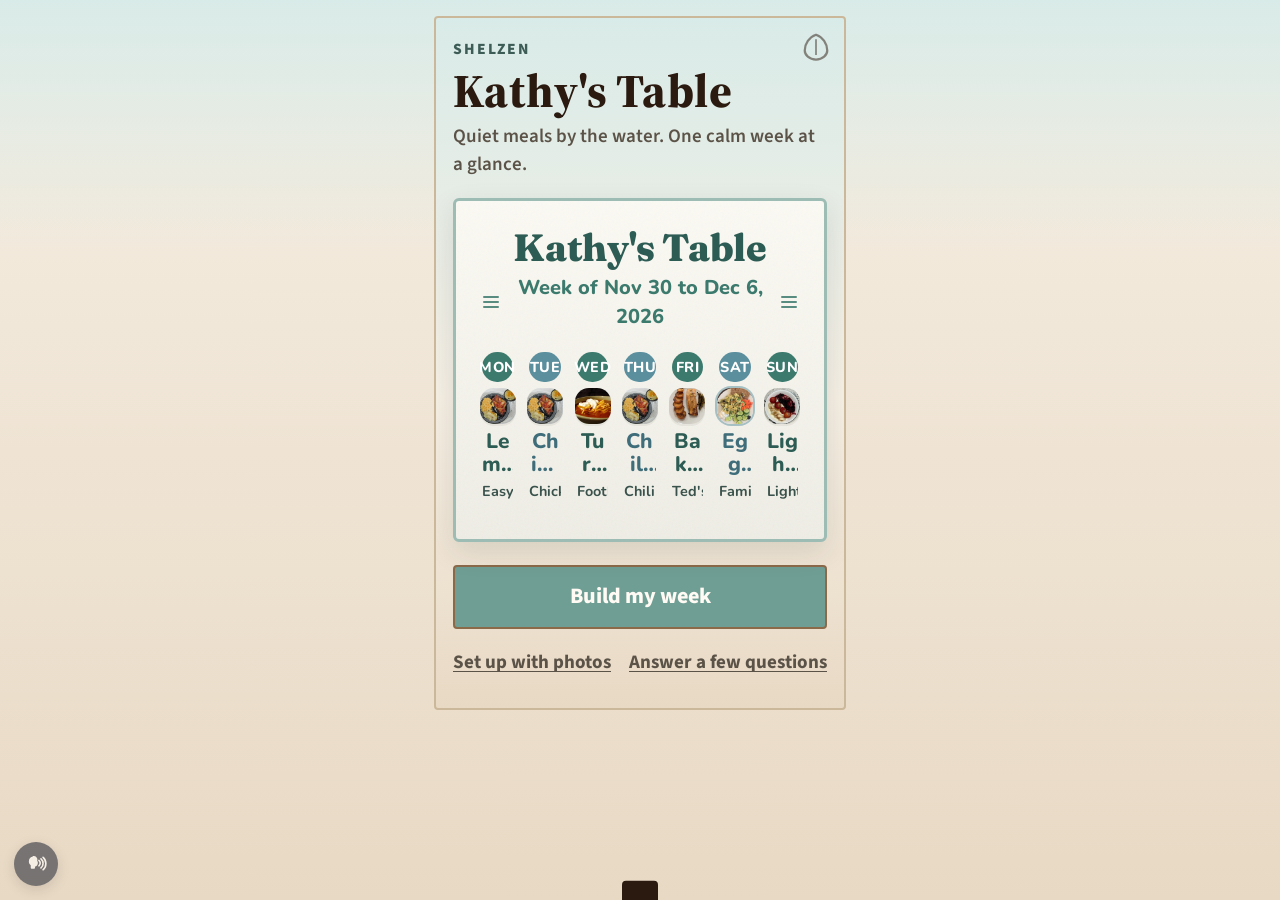
<file: draft-week-art/kathy/index.html>
<!doctype html>
<html lang="en">
<head>
<meta charset="utf-8">
<meta name="viewport" content="width=device-width,initial-scale=1">
<meta name="description" content="Kathy's Table. Meal planner for older adults cooking for one or two.">
<meta name="theme-color" content="#fff4e6" id="theme-color-meta">
<script>(function(){try{var t=localStorage.getItem("kt-theme");if(t!=="light"&&t!=="dark")t="light";document.documentElement.setAttribute("data-theme",t);document.documentElement.style.colorScheme=t;}catch(e){document.documentElement.setAttribute("data-theme","light");}})();</script>
<title>Kathy's Table</title>
<link rel="icon" href="data:image/svg+xml,%3Csvg xmlns='http://www.w3.org/2000/svg' viewBox='0 0 32 32'%3E%3Crect width='32' height='32' rx='4' fill='%232b1a10'/%3E%3Cpath d='M8 22h16M10 22V12c0-2 2-4 6-4s6 2 6 4v10' fill='none' stroke='%23fff4e6' stroke-width='2'/%3E%3C/svg%3E">
<link rel="preconnect" href="https://fonts.googleapis.com">
<link rel="preconnect" href="https://fonts.gstatic.com" crossorigin>
<link href="https://fonts.googleapis.com/css2?family=Source+Sans+3:wght@600;700&family=Source+Serif+4:opsz,wght@8..60,600;8..60,700&display=swap" rel="stylesheet">
<link rel="stylesheet" href="styles.css">
<link rel="stylesheet" href="../week-strip.css">
<link rel="stylesheet" href="../week-board.css">
<link rel="stylesheet" href="../home-hero.css">
<link rel="stylesheet" href="../lock-week.css">
<link rel="stylesheet" href="../item-alts.css">
<link rel="stylesheet" href="../side-regen.css">
</head>
<body>
<div id="app" class="app"></div>
<div class="toast" id="toast" role="status" aria-live="polite"></div>
<script src="../food-art.js"></script>
<script src="../week-board.js"></script>
<script src="../side-regen.js"></script>
<script src="../home-hero.js"></script>
<script src="../lock-week.js"></script>
<script src="../have-it-timed.js"></script>
<script src="../item-alts.js"></script>
<script src="../standing-lists.js"></script>
<script src="../add-item-sheet.js"></script>
<script src="../scroll-expand.js"></script>
<script src="meals.js"></script>
<script src="app.js"></script>
<script>
  window.__fbwContext = function () {
    return location.hash || location.pathname || document.title;
  };
  window.FEEDBACK_CONFIG = {
    endpointUrl: 'https://formspree.io/f/mrpeegjd',
    fieldMap: {
      message: 'message',
      page: 'page',
      screen: 'screen',
      browser: 'browser',
      time: 'time',
      honeypot: '_gotcha'
    }
  };
</script>
<script
  src="../feedback-widget/feedback-widget.min.js"
  data-app="kathy"
  data-endpoint-url="https://formspree.io/f/mrpeegjd"
  data-context-fn="__fbwContext"
  data-consent-selector="[data-consent-bar]"
></script>
</body>
</html>
</file>
<file: styles.css>
/* Burns Family Meals — original kitchen planner UI */
:root {
  --bg: #eef6f2;
  --bg-deep: #dceee6;
  --ink: #173042;
  --ink-soft: #3d5566;
  --teal: #0f6e6e;
  --teal-deep: #0a5555;
  --teal-soft: #d4efef;
  --coral: #d4572a;
  --coral-deep: #b9441c;
  --coral-soft: #ffe3d6;
  --gold: #d9a441;
  --white: #fffaf4;
  --shadow: 0 8px 22px rgba(23, 48, 66, 0.12);
  --radius: 16px;
  --font: "Nunito", "Segoe UI", sans-serif;
  --display: "Fraunces", Georgia, serif;
}

*,
*::before,
*::after {
  box-sizing: border-box;
}

html {
  scroll-behavior: smooth;
}

body {
  margin: 0;
  min-height: 100vh;
  font-family: var(--font);
  color: var(--ink);
  background:
    radial-gradient(circle at 10% 0%, rgba(15, 110, 110, 0.16), transparent 38%),
    radial-gradient(circle at 95% 12%, rgba(212, 87, 42, 0.12), transparent 34%),
    linear-gradient(180deg, #f4faf7 0%, var(--bg) 42%, #f8f1e8 100%);
  line-height: 1.45;
}

body::before {
  content: "";
  position: fixed;
  inset: 0;
  pointer-events: none;
  opacity: 0.28;
  background-image:
    radial-gradient(rgba(23, 48, 66, 0.045) 0.9px, transparent 0.9px);
  background-size: 16px 16px;
  z-index: 0;
}

.app {
  position: relative;
  z-index: 1;
  width: min(1100px, 100%);
  margin: 0 auto;
  padding: 1rem 1rem 3.5rem;
}

/* Header */
.site-header {
  text-align: center;
  padding: 0.35rem 0 0.85rem;
  animation: rise-in 0.55s ease both;
}

.brand-kicker {
  margin: 0 0 0.2rem;
  font-weight: 800;
  font-size: 0.78rem;
  letter-spacing: 0.14em;
  text-transform: uppercase;
  color: var(--teal-deep);
}

.brand {
  margin: 0;
  font-family: var(--display);
  font-size: clamp(2rem, 7vw, 3rem);
  font-weight: 800;
  letter-spacing: -0.03em;
  color: var(--ink);
  line-height: 1.05;
}

.week-label-wrap {
  display: flex;
  justify-content: center;
  margin: 0.8rem 0 0.35rem;
}

.week-label {
  width: min(100%, 320px);
  border: 2px solid var(--teal);
  background: var(--white);
  color: var(--coral-deep);
  font: inherit;
  font-weight: 800;
  font-size: 1.05rem;
  text-align: center;
  border-radius: 14px;
  padding: 0.55rem 1rem;
  box-shadow: 0 4px 0 rgba(15, 110, 110, 0.16);
}

.week-label:focus {
  outline: 3px solid rgba(212, 87, 42, 0.35);
  outline-offset: 2px;
}

.tagline {
  margin: 0.35rem 0 0;
  color: var(--ink-soft);
  font-weight: 650;
  max-width: 34rem;
  margin-inline: auto;
}

.budget-row {
  display: flex;
  flex-wrap: wrap;
  gap: 0.5rem;
  justify-content: center;
  margin-top: 0.75rem;
}

.budget-pill,
.estimate-pill {
  display: inline-flex;
  align-items: center;
  gap: 0.35rem;
  font-weight: 800;
  padding: 0.45rem 0.85rem;
  border-radius: 12px;
  border: 2px solid transparent;
}

.budget-pill {
  background: var(--teal-soft);
  color: var(--teal-deep);
  border-color: rgba(15, 110, 110, 0.22);
  font: inherit;
  font-weight: 800;
  min-height: 44px;
  cursor: pointer;
}

.budget-pill.is-set { background: var(--white); border-color: var(--teal); }
.budget-pill.is-off { background: #eef1f3; color: #7a8a96; border-color: #d5dde2; font-weight: 700; }

.estimate-pill {
  background: var(--coral-soft);
  color: var(--coral-deep);
  border-color: rgba(212, 87, 42, 0.22);
}

.plan-note {
  margin: 0.75rem auto 0;
  max-width: 36rem;
  padding: 0.65rem 0.85rem;
  background: var(--white);
  border: 2px solid rgba(15, 110, 110, 0.3);
  border-radius: 12px;
  font-weight: 700;
  font-size: 0.9rem;
  color: var(--teal-deep);
}

/* House rules: normal block, scrolls away with the page */
.rules-banner {
  margin: 0.35rem 0 1rem;
  padding: 0.65rem 0.8rem;
  background: linear-gradient(135deg, #124f4f, var(--teal));
  color: white;
  border-radius: var(--radius);
  box-shadow: var(--shadow);
  animation: rise-in 0.6s ease both;
  border: 1px solid rgba(255, 255, 255, 0.12);
}

.rules-banner h2 {
  margin: 0 0 0.3rem;
  font-family: var(--display);
  font-size: 1rem;
  letter-spacing: -0.01em;
}

.rules-banner ul {
  margin: 0;
  padding-left: 1.05rem;
  font-weight: 650;
  font-size: 0.8rem;
  line-height: 1.35;
}

.rules-banner li + li {
  margin-top: 0.22rem;
}

.rules-banner strong {
  font-weight: 800;
}

/* Templates */
.templates {
  margin-bottom: 1rem;
  animation: rise-in 0.65s ease both;
}

.template-grid {
  display: grid;
  grid-template-columns: 1fr;
  gap: 0.65rem;
}

.template-btn {
  appearance: none;
  border: 3px solid transparent;
  border-radius: var(--radius);
  min-height: 64px;
  padding: 0.85rem 0.95rem;
  font: inherit;
  text-align: left;
  cursor: pointer;
  background: var(--white);
  color: var(--ink);
  box-shadow: var(--shadow);
  transition: transform 0.15s ease, border-color 0.15s ease, background 0.15s ease;
}

.template-btn:hover {
  transform: translateY(-2px);
}

.template-btn:focus-visible {
  outline: 3px solid var(--coral);
  outline-offset: 2px;
}

.template-btn[aria-pressed="true"] {
  background: linear-gradient(160deg, var(--teal), var(--teal-deep));
  color: white;
  border-color: var(--gold);
}

.template-id {
  display: block;
  font-weight: 800;
  font-size: 1.05rem;
}

.template-btn small {
  display: block;
  font-weight: 650;
  font-size: 0.8rem;
  opacity: 0.9;
  margin-top: 0.2rem;
}

/* Share / howto */
.howto {
  background: var(--white);
  border: 2px dashed rgba(212, 87, 42, 0.55);
  border-radius: var(--radius);
  padding: 1rem 1.1rem;
  margin-bottom: 1rem;
  box-shadow: var(--shadow);
  animation: rise-in 0.7s ease both;
}

.howto h2 {
  margin: 0 0 0.45rem;
  font-size: 1.1rem;
  color: var(--coral-deep);
}

.howto ol {
  margin: 0;
  padding-left: 1.2rem;
  color: var(--ink-soft);
  font-weight: 650;
}

.howto li + li {
  margin-top: 0.3rem;
}

.sync-note {
  margin: 0.75rem 0 0;
  padding: 0.65rem 0.75rem;
  background: var(--coral-soft);
  border-radius: 12px;
  font-size: 0.92rem;
  font-weight: 650;
  color: var(--ink);
}

.actions {
  display: grid;
  grid-template-columns: 1fr;
  gap: 0.65rem;
  margin: 1rem 0;
}

.btn[hidden],
button[hidden],
[hidden] {
  display: none !important;
}
.btn {
  appearance: none;
  border: none;
  border-radius: 14px;
  min-height: 52px;
  padding: 0.8rem 1rem;
  font: inherit;
  font-weight: 800;
  font-size: 1rem;
  cursor: pointer;
  display: inline-flex;
  align-items: center;
  justify-content: center;
  gap: 0.45rem;
  transition: transform 0.15s ease, filter 0.15s ease;
}

.btn:hover {
  transform: translateY(-1px);
  filter: brightness(1.03);
}

.btn:focus-visible {
  outline: 3px solid var(--ink);
  outline-offset: 2px;
}

.btn:active {
  transform: translateY(1px);
}

.btn-primary {
  background: linear-gradient(160deg, var(--coral), var(--coral-deep));
  color: white;
  box-shadow: 0 5px 0 rgba(185, 68, 28, 0.3);
}

.btn-secondary {
  background: linear-gradient(160deg, var(--teal), var(--teal-deep));
  color: white;
  box-shadow: 0 5px 0 rgba(10, 85, 85, 0.3);
}

.btn-ghost {
  background: var(--white);
  color: var(--ink);
  border: 2px solid rgba(23, 48, 66, 0.12);
  box-shadow: 0 3px 0 rgba(23, 48, 66, 0.08);
}

.btn-ghost[aria-pressed="true"] {
  background: var(--gold);
  border-color: rgba(23, 48, 66, 0.18);
  color: #1a1a1a;
}

.toast {
  position: fixed;
  left: 50%;
  bottom: 1.25rem;
  transform: translateX(-50%) translateY(120%);
  background: var(--ink);
  color: white;
  font-weight: 700;
  padding: 0.75rem 1.1rem;
  border-radius: 14px;
  z-index: 50;
  opacity: 0;
  transition: transform 0.25s ease, opacity 0.25s ease;
  max-width: min(92vw, 420px);
  text-align: center;
}

.toast.show {
  transform: translateX(-50%) translateY(0);
  opacity: 1;
}

/* Week calendar */
.section-title {
  display: flex;
  align-items: baseline;
  justify-content: space-between;
  gap: 0.75rem;
  margin: 0.5rem 0 0.75rem;
}

.section-title h2 {
  margin: 0;
  font-family: var(--display);
  font-size: 1.4rem;
}

.section-title span {
  color: var(--ink-soft);
  font-weight: 700;
  font-size: 0.88rem;
}

.week-grid {
  display: grid;
  grid-template-columns: 1fr;
  gap: 0.8rem;
  margin-bottom: 1.5rem;
}

.day-card {
  width: 100%;
  text-align: left;
  border: none;
  background: var(--white);
  border-radius: var(--radius);
  box-shadow: var(--shadow);
  overflow: hidden;
  padding: 0;
  font: inherit;
  color: inherit;
  transition: transform 0.18s ease, box-shadow 0.18s ease;
  animation: pop-in 0.45s ease both;
}

.day-card:nth-child(1) { animation-delay: 0.02s; }
.day-card:nth-child(2) { animation-delay: 0.06s; }
.day-card:nth-child(3) { animation-delay: 0.1s; }
.day-card:nth-child(4) { animation-delay: 0.14s; }
.day-card:nth-child(5) { animation-delay: 0.18s; }
.day-card:nth-child(6) { animation-delay: 0.22s; }
.day-card:nth-child(7) { animation-delay: 0.26s; }

.day-card:hover {
  transform: translateY(-3px);
  box-shadow: 0 12px 26px rgba(23, 48, 66, 0.16);
}

.day-card:focus-visible {
  outline: 3px solid var(--teal);
  outline-offset: 3px;
}

.day-head {
  display: flex;
  align-items: center;
  justify-content: space-between;
  gap: 0.5rem;
  background: linear-gradient(135deg, var(--teal), var(--teal-deep));
  color: white;
  padding: 0.7rem 0.9rem;
  font-weight: 800;
  letter-spacing: 0.04em;
  text-transform: uppercase;
  font-size: 0.95rem;
}

.day-head-actions {
  display: flex;
  align-items: center;
  gap: 0.45rem;
}

.swap-btn {
  appearance: none;
  border: none;
  background: transparent;
  color: white;
  font: inherit;
  font-size: 0.82rem;
  font-weight: 800;
  letter-spacing: 0.02em;
  text-transform: none;
  border-radius: 0;
  padding: 0;
  min-width: 44px;
  min-height: 44px;
  display: inline-flex;
  align-items: center;
  justify-content: center;
  gap: 0.3rem;
  cursor: pointer;
  text-decoration: underline;
  text-underline-offset: 3px;
  box-shadow: none;
  transition: opacity 0.15s ease;
}

.swap-btn:hover,
.swap-btn:focus-visible {
  background: transparent;
  outline: none;
  transform: none;
  opacity: 0.85;
}

.swap-link {
  appearance: none;
  border: none;
  background: transparent;
  color: #fff;
  font: inherit;
  font-size: 0.85rem;
  font-weight: 800;
  letter-spacing: 0.02em;
  border-radius: 0;
  padding: 0 0.15rem;
  min-width: 44px;
  min-height: 44px;
  display: inline-flex;
  align-items: center;
  justify-content: center;
  gap: 0.3rem;
  cursor: pointer;
  text-decoration: underline;
  text-underline-offset: 3px;
  box-shadow: none;
}
.swap-link .ico { stroke: #fff; width: 18px; height: 18px; }
.swap-link:hover,
.swap-link:focus-visible {
  opacity: 0.88;
  outline: none;
}

.day-head .emoji {
  font-size: 1.25rem;
  letter-spacing: 0;
}

.day-body {
  padding: 0.9rem 1rem 1rem;
}

.day-body-btn {
  appearance: none;
  display: block;
  width: 100%;
  text-align: left;
  border: none;
  background: transparent;
  padding: 0.9rem 1rem 1rem;
  font: inherit;
  color: inherit;
  cursor: pointer;
}

.day-body-btn:focus-visible {
  outline: 3px solid var(--coral);
  outline-offset: -3px;
}

.day-card-swapped .day-head {
  background: linear-gradient(135deg, var(--coral), var(--coral-deep));
}

.day-swap-badge {
  margin: 0.35rem 0 0;
  display: inline-block;
  font-size: 0.78rem;
  font-weight: 800;
  color: var(--coral-deep);
  background: var(--coral-soft);
  border-radius: 8px;
  padding: 0.2rem 0.45rem;
}

.meal-emoji {
  font-size: 2.3rem;
  line-height: 1;
  margin-bottom: 0.35rem;
  display: block;
  animation: floaty 3.2s ease-in-out infinite;
}

.day-dinner {
  margin: 0;
  font-size: 1.1rem;
  font-weight: 800;
  color: var(--ink);
}

.day-lunch {
  margin: 0.45rem 0 0;
  color: var(--coral-deep);
  font-weight: 700;
  font-size: 0.95rem;
}

.day-lunch-muted {
  color: var(--ink-soft);
  font-weight: 650;
}

.day-ted {
  margin: 0.4rem 0 0;
  padding: 0.4rem 0.55rem;
  background: var(--coral-soft);
  border-radius: 10px;
  color: var(--coral-deep);
  font-weight: 800;
  font-size: 0.9rem;
}

.day-card-fish {
  box-shadow: 0 10px 24px rgba(212, 87, 42, 0.16);
}

.recipe-ted {
  border-left-color: var(--coral) !important;
  background: var(--coral-soft) !important;
}

.tucker-note {
  margin: 0 0 0.75rem;
  padding: 0.7rem 0.85rem;
  background: var(--teal-soft);
  border-radius: 12px;
  border-left: 5px solid var(--teal);
  font-weight: 700;
  font-size: 0.92rem;
  color: var(--ink);
}

.estimate-bar {
  margin: 0 0 0.85rem;
  padding: 0.7rem 0.85rem;
  background: var(--coral-soft);
  border-radius: 12px;
  font-weight: 700;
  font-size: 0.92rem;
  color: var(--ink);
}

.estimate-bar span {
  color: var(--ink-soft);
  font-weight: 650;
}

.category-tucker {
  color: var(--coral-deep);
}

.tap-hint {
  margin: 0.55rem 0 0;
  color: var(--ink-soft);
  font-size: 0.82rem;
  font-weight: 700;
}

/* Grocery */
.grocery-panel {
  background: var(--white);
  border-radius: calc(var(--radius) + 4px);
  box-shadow: var(--shadow);
  padding: 1rem;
  margin-bottom: 1.25rem;
}

.grocery-meta {
  display: flex;
  flex-wrap: wrap;
  gap: 0.5rem;
  margin-bottom: 0.55rem;
}

.grocery-controls {
  display: flex;
  flex-wrap: wrap;
  gap: 0.5rem;
  margin-bottom: 0.85rem;
}

.chip {
  background: var(--bg-deep);
  color: var(--ink-soft);
  font-weight: 750;
  font-size: 0.85rem;
  padding: 0.35rem 0.7rem;
  border-radius: 10px;
}

.chip-btn {
  appearance: none;
  border: 2px solid rgba(15, 110, 110, 0.28);
  background: var(--bg);
  color: var(--teal-deep);
  font: inherit;
  font-weight: 800;
  font-size: 0.85rem;
  padding: 0.4rem 0.75rem;
  border-radius: 10px;
  cursor: pointer;
  min-height: 40px;
}

.chip-btn.is-on {
  background: var(--teal-soft);
  border-color: var(--teal);
  color: var(--teal-deep);
}

.chip-btn:disabled {
  opacity: 0.45;
  cursor: default;
}

.chip-btn:focus-visible {
  outline: 3px solid rgba(212, 87, 42, 0.3);
}

.category {
  margin: 0.9rem 0 0.4rem;
  padding-bottom: 0.25rem;
  border-bottom: 2px solid var(--bg-deep);
  color: var(--teal-deep);
  font-size: 1.05rem;
}

.aisle-fold {
  margin: 0.45rem 0 0.15rem;
  border: none;
  padding: 0;
}
.aisle-fold > summary {
  list-style: none;
  cursor: pointer;
  display: flex;
  align-items: center;
  justify-content: space-between;
  gap: 0.5rem;
  margin: 0;
  padding: 0.55rem 0.15rem 0.4rem;
  border-bottom: 2px solid var(--bg-deep);
  color: var(--teal-deep);
  font-size: 1.05rem;
  font-weight: 800;
  min-height: 44px;
  user-select: none;
}
.aisle-fold > summary::-webkit-details-marker { display: none; }
.aisle-fold > summary::marker { content: ""; }
.aisle-fold .aisle-sum-lab { flex: 1; min-width: 0; }
.aisle-fold .aisle-chev {
  width: 18px;
  height: 18px;
  flex-shrink: 0;
  stroke: currentColor;
  transition: transform 0.15s ease;
}
.aisle-fold[open] > summary .aisle-chev { transform: rotate(180deg); }
.aisle-fold.category-tucker > summary {
  color: var(--coral-deep);
}

.meta-chip.del-custom {
  padding: 0.2rem;
  min-width: 36px;
  min-height: 36px;
  display: inline-flex;
  align-items: center;
  justify-content: center;
}
.meta-chip.del-custom .ico {
  width: 16px;
  height: 16px;
  stroke: currentColor;
}
.custom-add #custom-new-cat {
  grid-column: 1 / -1;
}
.custom-add #del-custom-cat {
  grid-column: 1 / -1;
  justify-self: start;
}
.aisle-fold .aisle-cat-del {
  appearance: none;
  border: none;
  background: transparent;
  color: var(--ink-soft);
  cursor: pointer;
  padding: 4px;
  min-width: 36px;
  min-height: 36px;
  display: inline-flex;
  align-items: center;
  justify-content: center;
  border-radius: 8px;
}
.aisle-fold .aisle-cat-del .ico { width: 16px; height: 16px; stroke: currentColor; }
.aisle-fold .aisle-cat-del:hover { color: var(--coral-deep); }

.grocery-tools {
  display: flex;
  flex-wrap: wrap;
  gap: 0.45rem;
  align-items: center;
  margin: 0 0 0.65rem;
}
.grocery-search {
  flex: 1 1 12rem;
  min-height: 44px;
  border: 2px solid rgba(15, 110, 110, 0.28);
  border-radius: 12px;
  padding: 0.45rem 0.7rem;
  font: inherit;
  font-weight: 700;
  background: var(--white);
  color: var(--ink);
}
.share-list-link {
  appearance: none;
  border: none;
  background: transparent;
  color: var(--teal-deep);
  font: inherit;
  font-weight: 800;
  font-size: 0.9rem;
  text-decoration: none;
  cursor: pointer;
  min-height: 44px;
  min-width: 44px;
  padding: 0 0.25rem;
  display: inline-flex;
  align-items: center;
  justify-content: center;
  gap: 6px;
}
.share-list-link .ico {
  width: 16px;
  height: 16px;
  stroke: currentColor;
  display: block;
}


.item-list {
  list-style: none;
  margin: 0;
  padding: 0;
}

.item {
  display: grid;
  grid-template-columns: auto 1fr;
  gap: 0.7rem;
  align-items: start;
  padding: 0.7rem 0.35rem;
  border-bottom: 1px dashed rgba(23, 48, 66, 0.12);
  min-height: 52px;
}

.item:last-child {
  border-bottom: none;
}

.item input[type="checkbox"] {
  width: 1.4rem;
  height: 1.4rem;
  margin-top: 0.2rem;
  accent-color: var(--teal);
  cursor: pointer;
}

.item-main {
  display: grid;
  grid-template-columns: 1fr auto;
  gap: 0.55rem;
  align-items: start;
}

.item-copy {
  min-width: 0;
}

.item label {
  cursor: pointer;
  font-weight: 700;
}

.item.checked .item-copy > label {
  text-decoration: line-through;
  color: var(--ink-soft);
  opacity: 0.75;
}

.item.have-it {
  opacity: 0.72;
  background: rgba(15, 110, 110, 0.05);
  border-radius: 12px;
}

.item .hint {
  display: block;
  margin-top: 0.2rem;
  font-size: 0.82rem;
  font-weight: 650;
  color: var(--teal-deep);
}

.item-meta-row {
  display: flex;
  flex-wrap: wrap;
  gap: 0.35rem;
  margin-top: 0.4rem;
}

.meta-chip {
  appearance: none;
  border: 1.5px solid rgba(15, 110, 110, 0.28);
  background: var(--bg);
  color: var(--ink-soft);
  font: inherit;
  font-size: 0.78rem;
  font-weight: 750;
  padding: 0.22rem 0.5rem;
  border-radius: 8px;
  cursor: pointer;
  max-width: 100%;
  overflow: hidden;
  text-overflow: ellipsis;
  white-space: nowrap;
}

.meta-chip.is-on,
.have-chip.is-on {
  background: var(--teal-soft);
  border-color: var(--teal);
  color: var(--teal-deep);
}

.meta-chip:focus-visible {
  outline: 2px solid var(--coral);
  outline-offset: 1px;
}

.meta-edit {
  display: grid;
  grid-template-columns: 1fr;
  gap: 0.4rem;
  margin-top: 0.45rem;
  padding: 0.5rem;
  background: var(--bg);
  border-radius: 10px;
}

.meta-edit[hidden] {
  display: none !important;
}

.meta-input {
  width: 100%;
  min-height: 42px;
  border: 2px solid rgba(15, 110, 110, 0.28);
  border-radius: 10px;
  padding: 0.45rem 0.65rem;
  font: inherit;
  font-weight: 650;
  background: var(--white);
  color: var(--ink);
}

.meta-input:focus {
  outline: 3px solid rgba(212, 87, 42, 0.25);
  border-color: var(--coral);
}

.meta-save {
  min-height: 42px;
}

.grocery-empty {
  margin: 0.75rem 0 0;
  padding: 0.75rem;
  background: var(--bg);
  border-radius: 12px;
  font-weight: 700;
  color: var(--ink-soft);
}

.price-field {
  display: inline-flex;
  align-items: center;
  gap: 0.15rem;
  background: var(--bg);
  border: 2px solid rgba(15, 110, 110, 0.28);
  border-radius: 10px;
  padding: 0.25rem 0.4rem;
  font-weight: 800;
  color: var(--ink-soft);
  text-decoration: none !important;
  opacity: 1 !important;
}

.price-input {
  width: 4.2rem;
  border: none;
  background: transparent;
  font: inherit;
  font-weight: 750;
  color: var(--ink);
  padding: 0.2rem 0;
}

.price-input:focus {
  outline: none;
}

.price-field:focus-within {
  border-color: var(--coral);
  box-shadow: 0 0 0 3px rgba(212, 87, 42, 0.18);
}

.custom-add {
  display: grid;
  grid-template-columns: 1fr;
  gap: 0.55rem;
  margin-top: 1rem;
  padding-top: 0.85rem;
  border-top: 2px solid var(--bg-deep);
}

.custom-add select,
.custom-add input[type="text"],
.custom-add input[type="number"] {
  width: 100%;
  min-height: 48px;
  border: 2px solid rgba(15, 110, 110, 0.35);
  border-radius: 12px;
  padding: 0.65rem 0.8rem;
  font: inherit;
  font-weight: 650;
  background: var(--bg);
  color: var(--ink);
}

.custom-add select:focus,
.custom-add input[type="text"]:focus,
.custom-add input[type="number"]:focus {
  outline: 3px solid rgba(212, 87, 42, 0.3);
  border-color: var(--coral);
}

/* Shop mode — large taps, checked sink visually */
body.shop-mode .item {
  min-height: 72px;
  padding: 0.95rem 0.4rem;
  gap: 0.9rem;
}

body.shop-mode .item input[type="checkbox"] {
  width: 1.85rem;
  height: 1.85rem;
  margin-top: 0.35rem;
}

body.shop-mode .item label {
  font-size: 1.08rem;
}

body.shop-mode .item.checked {
  opacity: 0.72;
  background: rgba(23, 48, 66, 0.03);
  border-radius: 12px;
}

body.shop-mode .grocery-panel {
  border: 3px solid rgba(15, 110, 110, 0.25);
}

body.shop-mode .price-input {
  width: 4.8rem;
  font-size: 1.05rem;
}

.shop-mode-wrap {
  position: relative;
  display: flex;
  align-items: stretch;
  gap: 0.35rem;
  width: 100%;
}
.shop-mode-wrap #shop-mode {
  flex: 1 1 auto;
}
.tip-i {
  appearance: none;
  border: 2px solid rgba(15, 110, 110, 0.28);
  background: var(--white, #fffaf4);
  color: var(--teal-deep, #0a5555);
  border-radius: 12px;
  width: 44px;
  min-width: 44px;
  min-height: 44px;
  padding: 0;
  display: inline-flex;
  align-items: center;
  justify-content: center;
  cursor: pointer;
  flex-shrink: 0;
}
.tip-i .ico {
  width: 18px;
  height: 18px;
  stroke: currentColor;
}
.tip-pop {
  position: absolute;
  left: 0;
  right: 0;
  bottom: calc(100% + 8px);
  z-index: 40;
  background: var(--ink, #173042);
  color: #fff;
  border-radius: 12px;
  padding: 0.7rem 0.85rem;
  font-size: 0.88rem;
  font-weight: 700;
  line-height: 1.35;
  box-shadow: 0 8px 24px rgba(15, 23, 42, 0.22);
  text-align: left;
}
.tip-pop[hidden] {
  display: none !important;
}
.tip-i:hover + .tip-pop,
.tip-i:focus-visible + .tip-pop,
.shop-mode-wrap:focus-within .tip-pop.is-open,
.tip-pop.is-open {
  display: block !important;
}
html[data-theme="dark"] .tip-i {
  background: var(--card, #1e293b);
  border-color: rgba(45, 212, 191, 0.35);
  color: var(--ink, #f1f5f9);
}
html[data-theme="dark"] .tip-pop {
  background: #0b1220;
  border: 1px solid rgba(45, 212, 191, 0.35);
}

/* Swap picker */
.swap-current {
  margin: 0 0 0.75rem;
  font-weight: 700;
  color: var(--ink-soft);
}

.swap-section-title {
  margin: 1rem 0 0.5rem;
  font-size: 0.95rem;
  color: var(--teal-deep);
}

.swap-options {
  display: grid;
  gap: 0.5rem;
}

.swap-options-scroll {
  max-height: min(42vh, 320px);
  overflow: auto;
  padding-right: 0.15rem;
}

.swap-option {
  appearance: none;
  width: 100%;
  text-align: left;
  border: 2px solid rgba(15, 110, 110, 0.22);
  background: var(--bg);
  border-radius: 12px;
  padding: 0.7rem 0.8rem;
  font: inherit;
  color: inherit;
  cursor: pointer;
  transition: border-color 0.15s ease, transform 0.15s ease, background 0.15s ease;
}

.swap-option:hover:not(:disabled),
.swap-option:focus-visible:not(:disabled) {
  border-color: var(--teal);
  outline: none;
  transform: translateY(-1px);
}

.swap-option.is-on {
  background: var(--teal-soft);
  border-color: var(--teal);
}

.swap-option:disabled {
  opacity: 0.45;
  cursor: default;
}

.swap-option-title {
  display: block;
  font-weight: 800;
  color: var(--ink);
}

.swap-option-sub {
  display: block;
  margin-top: 0.15rem;
  font-size: 0.82rem;
  font-weight: 650;
  color: var(--ink-soft);
}

.swap-footnote {
  margin: 0.85rem 0 0;
  font-size: 0.82rem;
  font-weight: 650;
  color: var(--ink-soft);
}

.modal-swap {
  max-height: min(88vh, 720px);
}

/* Modal */
.modal-backdrop {
  position: fixed;
  inset: 0;
  background: rgba(23, 48, 66, 0.55);
  display: none;
  align-items: flex-end;
  justify-content: center;
  padding: 1rem;
  z-index: 40;
}

.modal-backdrop.open {
  display: flex;
  animation: fade-in 0.2s ease;
}

.modal {
  width: min(560px, 100%);
  max-height: min(86vh, 720px);
  overflow: auto;
  background: var(--white);
  border-radius: 22px 22px 16px 16px;
  box-shadow: 0 20px 50px rgba(0, 0, 0, 0.28);
  padding: 1.1rem 1.15rem 1.75rem;
  animation: slide-up 0.28s ease;
  -webkit-overflow-scrolling: touch;
}

.modal-settings {
  padding-bottom: 2rem;
}

#settings-body {
  padding-bottom: 0.75rem;
}

#settings-body #set-save {
  margin-bottom: 0.5rem;
}

.modal-top {
  display: flex;
  justify-content: space-between;
  align-items: flex-start;
  gap: 0.75rem;
  margin-bottom: 0.65rem;
}

.modal h3 {
  margin: 0;
  font-family: var(--display);
  font-size: 1.3rem;
  line-height: 1.2;
}

.modal .day-sub {
  margin: 0.25rem 0 0;
  color: var(--coral-deep);
  font-weight: 750;
}

.close-btn {
  appearance: none;
  border: none;
  width: 44px;
  height: 44px;
  border-radius: 12px;
  background: var(--bg-deep);
  color: var(--ink);
  font-size: 1.35rem;
  font-weight: 800;
  cursor: pointer;
  flex-shrink: 0;
}

.close-btn:focus-visible {
  outline: 3px solid var(--teal);
}

.recipe-block {
  margin-top: 0.85rem;
  padding: 0.8rem 0.85rem;
  background: var(--bg);
  border-radius: 14px;
  border-left: 5px solid var(--teal);
}

.recipe-block h4 {
  margin: 0 0 0.35rem;
  color: var(--teal-deep);
  font-size: 0.95rem;
  text-transform: uppercase;
  letter-spacing: 0.04em;
}

.recipe-block p,
.recipe-block li {
  margin: 0;
  font-weight: 650;
  color: var(--ink-soft);
}

.recipe-block ul {
  margin: 0;
  padding-left: 1.15rem;
}

.recipe-block li + li {
  margin-top: 0.25rem;
}

.footer-note {
  text-align: center;
  color: var(--ink-soft);
  font-weight: 650;
  font-size: 0.9rem;
  margin-top: 1.5rem;
}

@keyframes rise-in {
  from { opacity: 0; transform: translateY(10px); }
  to { opacity: 1; transform: translateY(0); }
}

@keyframes pop-in {
  from { opacity: 0; transform: scale(0.97) translateY(8px); }
  to { opacity: 1; transform: scale(1) translateY(0); }
}

@keyframes slide-up {
  from { opacity: 0; transform: translateY(24px); }
  to { opacity: 1; transform: translateY(0); }
}

@keyframes fade-in {
  from { opacity: 0; }
  to { opacity: 1; }
}

@keyframes floaty {
  0%, 100% { transform: translateY(0); }
  50% { transform: translateY(-4px); }
}

@media (min-width: 640px) {
  .actions {
    grid-template-columns: 1fr 1fr;
  }

  .template-grid {
    grid-template-columns: 1fr 1fr;
  }

  .custom-add {
    grid-template-columns: 140px 1fr 88px auto;
    align-items: center;
  }

  .week-grid {
    grid-template-columns: repeat(2, 1fr);
  }

  .modal-backdrop {
    align-items: center;
  }

  .modal {
    border-radius: 22px;
  }
}

@media (min-width: 960px) {
  .week-grid {
    grid-template-columns: repeat(4, 1fr);
  }

  .template-grid {
    grid-template-columns: repeat(4, 1fr);
  }
}

@media (prefers-reduced-motion: reduce) {
  *,
  *::before,
  *::after {
    animation: none !important;
    transition: none !important;
  }
}

/* ===== v3: receipt, week calendar, budget editor, week customizer, store prices ===== */
.rcpt-top { display: flex; justify-content: center; margin: 0 0 0.6rem; }
.rcpt-btn {
  appearance: none; border: none; border-radius: 999px; min-height: 46px; padding: 0.6rem 1.2rem;
  background: linear-gradient(135deg, var(--coral), var(--coral-deep)); color: #fff;
  font: inherit; font-weight: 800; font-size: 1rem; cursor: pointer; box-shadow: 0 4px 0 rgba(185, 68, 28, 0.3);
}
.week-label-wrap { align-items: center; gap: 0.5rem; }
.week-label { width: min(calc(100% - 58px), 300px); }
.cal-btn {
  width: 50px; height: 50px; flex-shrink: 0; border-radius: 14px; border: 2px solid var(--teal);
  background: var(--white); font-size: 1.4rem; cursor: pointer; box-shadow: 0 4px 0 rgba(15, 110, 110, 0.16);
}
.cal-btn:focus-visible { outline: 3px solid var(--coral); outline-offset: 2px; }
.bcmp { margin: 0.55rem auto 0; max-width: 26rem; border-radius: 12px; padding: 0.5rem 0.8rem; font-weight: 800; font-size: 0.92rem; }
.bcmp small { display: block; font-weight: 700; font-size: 0.8rem; }
.bcmp.under { background: #d1fae5; color: #065f46; }
.bcmp.over { background: #fee2e2; color: #991b1b; }
.lp-tip { text-align: center; font-size: 0.8rem; font-weight: 700; color: var(--ink-soft); margin: 0.5rem 0 0; }
.lp { -webkit-touch-callout: none; -webkit-user-select: none; user-select: none; touch-action: manipulation; }
.template-btn { position: relative; }
.edited-badge {
  position: absolute; top: 0.45rem; right: 0.55rem; background: var(--coral); color: #fff; border-radius: 999px;
  padding: 0.1rem 0.5rem; font-size: 0.7rem; font-weight: 800; letter-spacing: 0.04em; text-transform: uppercase;
}
.sheet-bg { position: fixed; inset: 0; background: rgba(23, 48, 66, 0.55); display: none; align-items: flex-end; justify-content: center; z-index: 60; padding: 0.6rem; }
.sheet-bg.open { display: flex; animation: fade-in 0.2s ease; }
.sheet {
  width: min(460px, 100%); max-height: 88vh; overflow: auto; background: var(--white); color: var(--ink);
  border-radius: 22px 22px 16px 16px; padding: 0.9rem 0.9rem 1.1rem; box-shadow: 0 20px 50px rgba(0, 0, 0, 0.3); animation: slide-up 0.25s ease;
}
.sh-top { display: flex; justify-content: space-between; align-items: center; gap: 0.5rem; margin-bottom: 0.5rem; }
.sh-top h3 { margin: 0; font-family: var(--display); font-size: 1.3rem; }
.sh-x { width: 44px; height: 44px; border: none; border-radius: 12px; background: var(--bg-deep); color: var(--ink); font-size: 1.25rem; font-weight: 800; cursor: pointer; flex-shrink: 0; }
.cal-sel { margin: 0 0 0.4rem; font-weight: 800; color: var(--coral-deep); font-size: 0.9rem; }
.cal-nav { display: flex; align-items: center; justify-content: space-between; margin: 0.25rem 0 0.4rem; }
.cal-nav b { font-size: 1.12rem; }
.cal-nav button { width: 44px; height: 44px; min-width: 44px; min-height: 44px; border: none; border-radius: 0; background: transparent; box-shadow: none; font-size: 1.25rem; font-weight: 800; color: var(--teal-deep); cursor: pointer; padding: 0; }
.cal-dow, .cal-row { display: grid; grid-template-columns: repeat(7, 1fr); gap: 2px; }
.cal-dow span { text-align: center; font-size: 0.75rem; font-weight: 800; color: var(--ink-soft); padding: 0.25rem 0; text-transform: uppercase; }
.cal-row { border-radius: 12px; padding: 2px 0; margin: 1px 0; }
.cal-row.sel { background: var(--teal-soft); box-shadow: inset 0 0 0 2px var(--teal); }
.cal-d { height: 46px; border: none; background: transparent; border-radius: 10px; font: inherit; font-weight: 800; font-size: 1rem; color: var(--ink); cursor: pointer; }
.cal-d.out { color: #a0afb9; font-weight: 650; }
.cal-d.today { background: var(--coral-soft); color: var(--coral-deep); box-shadow: inset 0 0 0 2px var(--coral); }
.cal-d:active { background: var(--teal); color: #fff; }
.cal-foot { display: grid; grid-template-columns: 1fr 1fr 1fr; gap: 0.4rem; margin-top: 0.6rem; }
.cal-foot button, .sh-btn { min-height: 48px; border-radius: 12px; border: 2px solid rgba(15, 110, 110, 0.3); background: var(--white, #fff); font: inherit; font-weight: 800; font-size: 0.9rem; color: var(--teal-deep); cursor: pointer; }
.cal-foot .now, .sh-btn.p { background: linear-gradient(160deg, var(--teal), var(--teal-deep)); color: #fff; border-color: transparent; }
.sh-btn.wide { width: 100%; }
.sh-row2 { display: grid; grid-template-columns: 1fr 1fr; gap: 0.5rem; margin-top: 0.75rem; }
.muted2 { font-size: 0.78rem; color: var(--ink-soft); font-weight: 650; margin: 0.5rem 0 0; }
.sw { display: flex; align-items: center; justify-content: space-between; gap: 0.6rem; background: var(--bg); border-radius: 14px; padding: 0.6rem 0.75rem; margin: 0.25rem 0 0.75rem; cursor: pointer; font-weight: 800; }
.sw .tg { width: 58px; height: 34px; border-radius: 999px; background: #c5d0d6; position: relative; flex-shrink: 0; transition: background 0.15s; }
.sw .tg::after { content: ""; position: absolute; top: 3px; left: 3px; width: 28px; height: 28px; border-radius: 50%; background: #fff; box-shadow: 0 1px 3px rgba(0, 0, 0, 0.3); transition: left 0.15s; }
.sw[aria-checked="true"] .tg { background: var(--teal); }
.sw[aria-checked="true"] .tg::after { left: 27px; }
.fld { display: block; font-weight: 800; font-size: 0.88rem; margin: 0.5rem 0 0.25rem; color: var(--ink-soft); }
.inp { width: 100%; font: inherit; font-size: 1.25rem; font-weight: 800; border: 2px solid rgba(15, 110, 110, 0.35); border-radius: 12px; padding: 0.6rem 0.75rem; background: var(--white, #fff); color: var(--ink); }
.dchips { display: flex; gap: 0.4rem; margin: 0.5rem 0 0.25rem; }
.dchips button { flex: 1; min-height: 44px; border-radius: 12px; border: 2px solid rgba(15, 110, 110, 0.3); background: #fff; font: inherit; font-weight: 800; color: var(--teal-deep); cursor: pointer; }
.dchips button.on { background: var(--teal); color: #fff; border-color: var(--teal); }
.cz { border: 2px solid rgba(23, 48, 66, 0.1); border-radius: 14px; padding: 0.5rem 0.6rem; margin: 0 0 0.5rem; background: #fff; }
.cz.ch { border-color: var(--teal); }
.cz.mv { border-color: var(--coral); background: #fff5ef; }
.cz-h { display: flex; justify-content: space-between; font-weight: 800; font-size: 0.8rem; color: var(--teal-deep); text-transform: uppercase; letter-spacing: 0.03em; }
.cz-d { font-weight: 800; font-size: 0.95rem; margin: 0.1rem 0 0.1rem; }
.cz-l { font-size: 0.78rem; font-weight: 650; color: var(--ink-soft); margin: 0 0 0.35rem; }
.cz-o { display: flex; flex-wrap: wrap; gap: 4px; }
.cz-o button { min-height: 40px; border-radius: 10px; border: 2px solid rgba(15, 110, 110, 0.28); background: var(--bg); font: inherit; font-weight: 800; font-size: 0.78rem; color: var(--ink); padding: 0 0.45rem; cursor: pointer; }
.cz-o button.on { background: var(--teal); color: #fff; border-color: var(--teal); }
.cz-o button.mvb.on { background: var(--coral); border-color: var(--coral); }
.cz-list { display: flex; flex-direction: column; gap: 4px; margin-top: 0.4rem; max-height: 260px; overflow: auto; }
.cz-list button { text-align: left; min-height: 42px; border-radius: 10px; border: 2px solid rgba(15, 110, 110, 0.2); background: #fff; font: inherit; font-weight: 800; font-size: 0.85rem; padding: 0.3rem 0.6rem; cursor: pointer; }
.cz-list small { display: block; font-weight: 650; color: var(--ink-soft); }
.thumbs { display: flex; flex-wrap: wrap; gap: 6px; margin: 0.5rem 0; }
.thumbs img { width: 72px; height: 72px; object-fit: cover; border-radius: 10px; border: 2px solid rgba(15, 110, 110, 0.4); }
.shr-msg { font-size: 0.85rem; font-weight: 700; margin: 0.4rem 0 0; }
.emo-row { display: flex; align-items: center; gap: 0.6rem; margin-bottom: 0.35rem; }
.emo-row .meal-emoji { margin-bottom: 0; }
.pc { display: inline-flex; flex-direction: column; gap: 1px; font-size: 0.74rem; font-weight: 800; color: var(--ink-soft); background: transparent; border-radius: 0; padding: 0; line-height: 1.25; text-align: left; }
/* store totals */
.tot { display: grid; grid-template-columns: 1fr 1fr 1fr; gap: 0.4rem; margin: 0 0 0.5rem; }
.tot button { appearance: none; border: 2px solid transparent; background: var(--bg); border-radius: 12px; padding: 0.45rem 0.3rem; text-align: center; font: inherit; font-weight: 800; font-size: 0.8rem; color: var(--ink-soft); cursor: pointer; min-height: 72px; }
.tot button b { display: block; font-size: 1.15rem; color: var(--ink); }
.tot button small { display: block; font-size: 0.72rem; font-weight: 700; }
.tot button.best { background: var(--teal-soft); color: var(--teal-deep); }
.tot button[aria-pressed="true"] { border-color: var(--gold); box-shadow: 0 0 0 2px rgba(217, 164, 65, 0.35); }
.gnote { font-size: 0.82rem; font-weight: 700; color: var(--ink-soft); background: var(--coral-soft); border-radius: 12px; padding: 0.5rem 0.65rem; margin: 0 0 0.45rem; }
.gnote.rc { background: #fff3c4; }
.pchk { font-size: 0.78rem; font-weight: 800; color: var(--teal-deep); margin: 0 0 0.45rem; }
.pr { display: flex; flex-wrap: wrap; gap: 4px; margin-top: 0.35rem; font-size: 0.74rem; font-weight: 800; }
.pr span { white-space: nowrap; padding: 2px 6px; border-radius: 8px; background: var(--bg); color: var(--ink-soft); }
.pr span.win { background: #d1fae5; color: #065f46; }
.pr span.stale { opacity: 0.45; text-decoration: line-through dotted; }
.pr span.src-l { background: #eef1f3; font-size: 0.7rem; }
.pr span.qty-l { background: transparent; padding-left: 0; }
.price-foot { font-size: 0.78rem; font-weight: 650; color: var(--ink-soft); margin: 0.8rem 0 0; line-height: 1.45; }
.price-foot a { color: var(--teal); }
/* ratings — bare emojis matching day-head .emoji (1.25rem), no pills */
.rate-row {
  display: flex;
  align-items: center;
  gap: 0.45rem;
  padding: 0 0.85rem 0.8rem;
  flex-wrap: nowrap;
  font-size: 0.8rem;
  font-weight: 800;
  color: var(--ink-soft);
}
.rate-row button[data-rate] {
  appearance: none;
  min-width: 44px;
  min-height: 44px;
  padding: 0;
  margin: 0;
  border: none;
  border-radius: 0;
  background: transparent;
  box-shadow: none;
  font-size: 1.25rem;
  line-height: 1;
  letter-spacing: 0;
  cursor: pointer;
  display: inline-flex;
  align-items: center;
  justify-content: center;
  opacity: 0.4;
  transform: none;
}
.rate-row button[data-rate][aria-pressed="true"] {
  background: transparent;
  border: none;
  box-shadow: none;
  opacity: 1;
  font-size: 1.35rem;
}
.rate-row button[data-rate]:hover,
.rate-row button[data-rate]:focus-visible {
  background: transparent;
  border: none;
  box-shadow: none;
  outline: none;
  opacity: 0.85;
}
.rate-row .rate-del,
.rate-row button.rate-del {
  margin-left: auto;
  min-width: 44px;
  min-height: 44px;
  padding: 0;
  border: none;
  border-radius: 0;
  background: transparent;
  box-shadow: none;
  color: var(--coral-deep);
  display: inline-flex;
  align-items: center;
  justify-content: center;
  font-size: 1.25rem;
}
.rate-row .rate-del:hover,
.rate-row .rate-del:focus-visible {
  background: transparent;
  border: none;
  box-shadow: none;
  opacity: 0.8;
  outline: none;
}
.rate-row .rate-del .ico { stroke: currentColor; width: 20px; height: 20px; }
.rate-row-del-only { justify-content: flex-end; }

/* Bare emojis project-wide — no pill/chip/bg around emoji glyphs */
.fav-badge {
  display: inline;
  font-size: 1.25rem;
  font-weight: 800;
  background: none;
  color: inherit;
  border-radius: 0;
  padding: 0;
  margin-right: 0.25rem;
  vertical-align: middle;
  letter-spacing: 0;
}
.pc {
  display: inline-flex;
  flex-direction: column;
  gap: 1px;
  font-size: 0.74rem;
  font-weight: 800;
  color: var(--ink-soft);
  background: transparent;
  border-radius: 0;
  padding: 0;
  line-height: 1.25;
  text-align: left;
}
.day-swap-badge {
  margin: 0.35rem 0 0;
  display: inline;
  font-size: 0.78rem;
  font-weight: 800;
  color: var(--coral-deep);
  background: transparent;
  border-radius: 0;
  padding: 0;
}
.edited-badge {
  position: absolute;
  top: 0.45rem;
  right: 0.55rem;
  background: transparent;
  color: var(--coral-deep);
  border-radius: 0;
  padding: 0;
  font-size: 0.7rem;
  font-weight: 800;
  letter-spacing: 0.04em;
  text-transform: uppercase;
}
.cal-badge,
.pc.cal-badge {
  background: transparent;
  border-radius: 0;
  padding: 0;
}
.day-tag {
  margin: 0.2rem 0 0;
  font-size: 0.78rem;
  font-weight: 800;
  color: var(--ink-soft);
  background: transparent;
  border: none;
  padding: 0;
}
.hol-mark,
.month-opt .hol-mark {
  background: transparent !important;
  border: none !important;
  padding: 0 !important;
  border-radius: 0 !important;
}
.meal-log .log-chip {
  /* text-only chips may keep style — only strip if they are emoji-led; leave text chips */
}
.ratings-panel { background: var(--white); border-radius: 20px; box-shadow: var(--shadow); padding: 0.9rem 1rem; margin: 1rem 0; }
.ratings-panel h3 { margin: 0.6rem 0 0.3rem; font-size: 0.95rem; color: var(--teal-deep); }
.ratings-panel ul { list-style: none; margin: 0; padding: 0; }
.ratings-panel li { display: flex; align-items: center; gap: 0.5rem; padding: 0.35rem 0; border-bottom: 1px dashed rgba(23, 48, 66, 0.12); font-weight: 700; }
.ratings-panel li span { flex: 1; }
.ratings-panel li small { color: var(--ink-soft); font-weight: 650; }

/* v4: delete beside Swap, undo toast, photo after copy */
.del-btn { font-size: 0.95rem; padding-left: 0.55rem; padding-right: 0.55rem; letter-spacing: 0; }
.sh-btn.danger { background: #b9441c; color: #fff; border-color: transparent; }
.sh-btn:disabled { opacity: 0.45; cursor: default; }
.toast .toast-undo { margin-left: 0.7rem; background: #fff; color: var(--teal-deep); border: 0; border-radius: 10px; padding: 0.45rem 0.85rem; font: inherit; font-weight: 900; cursor: pointer; }
.copy-photo { background: var(--white); border: 2px dashed rgba(15, 110, 110, 0.35); border-radius: 16px; padding: 0.8rem 1rem; margin: 0 0 1rem; box-shadow: var(--shadow); }
.cph-t { margin: 0 0 0.5rem; font-weight: 800; color: var(--teal-deep); }
.cph-btn { width: 100%; }
.cph-th img { width: 100% !important; height: auto !important; max-height: 240px; object-fit: cover; }

/* ===== CRITICAL: monochrome line SVG icons (prevents black filled blobs) ===== */
.ico {
  width: 20px;
  height: 20px;
  display: block;
  flex-shrink: 0;
  fill: none !important;
  stroke: currentColor;
  stroke-width: 1.75;
  stroke-linecap: round;
  stroke-linejoin: round;
  overflow: visible;
  pointer-events: none;
}
.ico * {
  fill: none !important;
  stroke: inherit;
  stroke-width: inherit;
  stroke-linecap: inherit;
  stroke-linejoin: inherit;
}
/* filled dots on cart icon only — keep stroke circles */
.ico circle[r="1.5"] {
  fill: currentColor !important;
  stroke: none;
}
.icon-btn {
  display: inline-flex;
  align-items: center;
  justify-content: center;
  gap: 6px;
}
.rcpt-top {
  display: flex;
  justify-content: center;
  align-items: center;
  gap: 0.5rem;
  margin: 0 0 0.6rem;
  position: relative;
}
.back-link {
  appearance: none;
  border: none;
  background: transparent;
  box-shadow: none;
  color: var(--ink);
  font: inherit;
  font-size: 0.9rem;
  font-weight: 700;
  letter-spacing: 0;
  border-radius: 0;
  padding: 0 0.45rem;
  min-width: 44px;
  min-height: 44px;
  display: inline-flex;
  align-items: center;
  justify-content: center;
  gap: 0.25rem;
  cursor: pointer;
  text-decoration: underline;
  text-underline-offset: 3px;
}
.back-link .ico {
  width: 16px;
  height: 16px;
  stroke: currentColor;
  flex-shrink: 0;
}
.back-link:hover,
.back-link:focus-visible {
  opacity: 0.85;
  outline: none;
}
.back-link[hidden] { display: none !important; }

/* Suggested sides on day cards — plain text taps, no emoji-in-chip */
.sides-block {
  padding: 0 0.85rem 0.55rem;
  font-size: 0.8rem;
  font-weight: 700;
  color: var(--ink-soft);
}
.sides-block .sides-lbl {
  display: block;
  margin: 0.35rem 0 0.2rem;
  font-size: 0.72rem;
  font-weight: 800;
  letter-spacing: 0.03em;
  text-transform: uppercase;
  color: var(--teal-deep);
}
.sides-block .sides-row {
  display: flex;
  flex-wrap: wrap;
  gap: 0.35rem 0.55rem;
  align-items: center;
}
.sides-block .side-add {
  appearance: none;
  border: none;
  background: transparent;
  box-shadow: none;
  border-radius: 0;
  padding: 0.35rem 0.15rem;
  min-height: 44px;
  font: inherit;
  font-size: 0.85rem;
  font-weight: 800;
  color: var(--teal-deep);
  text-decoration: underline;
  text-underline-offset: 3px;
  cursor: pointer;
}
.sides-block .side-add:hover,
.sides-block .side-add:focus-visible {
  opacity: 0.85;
  outline: none;
}
.sides-block .side-add.is-on {
  color: var(--ink);
  text-decoration: none;
  cursor: default;
}
.sides-block .side-add.is-on::after {
  content: " ✓";
  font-weight: 800;
  color: var(--teal);
}
.sides-block .sides-added {
  margin: 0.25rem 0 0;
  font-size: 0.78rem;
  font-weight: 700;
  color: var(--ink-soft);
}
.rcpt-btn.icon-btn {
  color: #fff;
}
.rcpt-btn .ico {
  stroke: #fff;
  width: 20px;
  height: 20px;
}
.gear-btn {
  appearance: none;
  width: 44px;
  height: 44px;
  min-width: 44px;
  min-height: 44px;
  margin: 0;
  padding: 0;
  border: none;
  border-radius: 0;
  background: transparent;
  color: var(--teal-deep);
  cursor: pointer;
  box-shadow: none;
  display: inline-flex;
  align-items: center;
  justify-content: center;
}
.gear-btn:hover,
.gear-btn:focus-visible {
  opacity: 0.85;
  outline: none;
}
.gear-btn .ico { width: 20px; height: 20px; stroke: currentColor; }

.cal-btn.icon-btn,
.repeat-btn.icon-btn {
  width: 44px;
  height: 44px;
  min-width: 44px;
  min-height: 44px;
  padding: 0;
  border: 2px solid var(--teal);
  border-radius: 14px;
  background: var(--white);
  color: var(--teal-deep);
  cursor: pointer;
  box-shadow: 0 4px 0 rgba(15, 110, 110, 0.16);
  font-size: 0; /* hide any leftover glyph */
}
.cal-btn .ico,
.repeat-btn .ico {
  width: 20px;
  height: 20px;
  stroke: currentColor;
}
.cal-btn:focus-visible,
.repeat-btn:focus-visible {
  outline: 3px solid var(--coral);
  outline-offset: 2px;
}

.month-arrow.icon-btn {
  appearance: none;
  width: 44px;
  height: 44px;
  min-width: 44px;
  min-height: 44px;
  padding: 0;
  border: none;
  border-radius: 0;
  background: transparent;
  box-shadow: none;
  color: var(--teal-deep);
  cursor: pointer;
  display: inline-flex;
  align-items: center;
  justify-content: center;
}
.month-arrow .ico {
  width: 20px;
  height: 20px;
  stroke: currentColor;
}
.month-ctrl {
  display: inline-flex;
  align-items: center;
  gap: 0.25rem;
  position: relative;
}
.month-name-btn {
  appearance: none;
  border: none;
  background: transparent;
  font: inherit;
  font-weight: 800;
  color: var(--teal-deep);
  cursor: pointer;
  min-height: 40px;
  padding: 0.25rem 0.45rem;
}
.month-menu {
  position: absolute;
  right: 0;
  top: calc(100% + 4px);
  z-index: 8;
  background: #fff;
  border: 2px solid rgba(15, 110, 110, 0.25);
  border-radius: 12px;
  box-shadow: var(--shadow);
  min-width: 12rem;
  padding: 0.25rem;
}
.month-menu button {
  width: 100%;
  display: flex;
  align-items: center;
  gap: 0.45rem;
  text-align: left;
  border: none;
  background: transparent;
  font: inherit;
  font-weight: 800;
  font-size: 0.88rem;
  padding: 0.55rem 0.6rem;
  border-radius: 8px;
  cursor: pointer;
  color: var(--ink);
}
.month-menu .ico { stroke: currentColor; }

.btn.icon-btn .ico {
  stroke: currentColor;
  width: 18px;
  height: 18px;
}
.btn-primary.icon-btn .ico { stroke: #fff; }

.cart-btn.icon-btn {
  appearance: none;
  min-width: 44px;
  min-height: 44px;
  padding: 0;
  border: none;
  background: transparent;
  color: #fff;
  cursor: pointer;
  display: inline-flex;
  align-items: center;
  justify-content: center;
  box-shadow: none;
}
.cart-btn .ico { stroke: #fff; width: 20px; height: 20px; }

.hero-card {
  text-align: center;
  padding: 1rem 1rem 1.1rem;
  margin: 0 0 1rem;
  border-radius: 24px;
  background:
    radial-gradient(circle at 12% 0%, rgba(15, 110, 110, 0.18), transparent 42%),
    radial-gradient(circle at 90% 20%, rgba(212, 87, 42, 0.14), transparent 40%),
    linear-gradient(165deg, #fffaf4 0%, #e7f4ef 55%, #f7efe4 100%);
  box-shadow: var(--shadow);
  border: 1px solid rgba(15, 110, 110, 0.12);
}
.week-label-wrap {
  display: flex;
  justify-content: center;
  align-items: center;
  gap: 0.45rem;
  flex-wrap: wrap;
}

/* First-visit welcome overlay — teal/coral Burns look */
.welcome-overlay {
  position: fixed;
  inset: 0;
  z-index: 80;
  display: flex;
  align-items: center;
  justify-content: center;
  padding: 1.25rem;
  background:
    radial-gradient(circle at 18% 12%, rgba(15, 110, 110, 0.28), transparent 42%),
    radial-gradient(circle at 88% 18%, rgba(212, 87, 42, 0.22), transparent 40%),
    rgba(23, 48, 66, 0.58);
  backdrop-filter: blur(2px);
}
.welcome-overlay[hidden] {
  display: none !important;
}
.welcome-card {
  width: min(100%, 420px);
  max-height: min(88vh, 640px);
  overflow: auto;
  padding: 1.15rem 1.1rem 1.25rem;
  border-radius: 20px;
  background:
    linear-gradient(165deg, #fffaf4 0%, #e8f5f0 55%, #fff4ea 100%);
  border: 2px solid rgba(15, 110, 110, 0.22);
  box-shadow: var(--shadow);
  color: var(--ink);
}
.welcome-tools {
  display: flex;
  flex-wrap: wrap;
  align-items: center;
  justify-content: space-between;
  gap: 0.35rem;
  margin-bottom: 0.65rem;
}
.welcome-hello {
  margin: 0 0 0.35rem;
  font-family: var(--display);
  font-size: clamp(1.65rem, 5vw, 2.1rem);
  font-weight: 800;
  letter-spacing: -0.02em;
  color: var(--teal-deep);
  line-height: 1.1;
}
.welcome-sub,
.welcome-q {
  margin: 0 0 0.85rem;
  font-weight: 700;
  font-size: 1rem;
  color: var(--ink-soft);
  line-height: 1.4;
}
.welcome-q {
  color: var(--ink);
  font-size: 1.05rem;
}
.welcome-opts {
  display: flex;
  flex-wrap: wrap;
  gap: 0.45rem;
  margin: 0 0 0.75rem;
}
.welcome-opt {
  appearance: none;
  border: 2px solid rgba(15, 110, 110, 0.28);
  background: var(--white);
  color: var(--teal-deep);
  border-radius: 12px;
  padding: 0.55rem 0.85rem;
  min-height: 44px;
  font: inherit;
  font-weight: 800;
  font-size: 0.95rem;
  cursor: pointer;
  box-shadow: none;
}
.welcome-opt:hover,
.welcome-opt:focus-visible {
  border-color: var(--teal);
  outline: none;
}
.welcome-opt.on,
.welcome-opt.primary {
  background: linear-gradient(160deg, var(--teal), var(--teal-deep));
  color: #fff;
  border-color: transparent;
}
.welcome-opt.primary {
  width: 100%;
  margin-top: 0.35rem;
}
.welcome-mic,
.welcome-mute {
  color: var(--teal-deep);
  text-decoration: none;
  border: 2px solid rgba(15, 110, 110, 0.22);
  border-radius: 12px;
  padding: 0.35rem 0.65rem;
  background: rgba(255, 255, 255, 0.75);
}
.welcome-mic .ico,
.welcome-mute .ico {
  width: 16px;
  height: 16px;
  stroke: currentColor;
}
.welcome-mic:hover,
.welcome-mute:hover,
.welcome-mic:focus-visible,
.welcome-mute:focus-visible {
  border-color: var(--coral);
  opacity: 1;
}

/* More swap batches */
.swap-more-wrap {
  margin-top: 0.65rem;
  display: grid;
  gap: 0.5rem;
}
.swap-more-btn {
  appearance: none;
  width: 100%;
  min-height: 48px;
  border: 2px solid rgba(15, 110, 110, 0.3);
  border-radius: 12px;
  background: #fff;
  font: inherit;
  font-weight: 800;
  font-size: 0.95rem;
  color: var(--teal-deep);
  cursor: pointer;
}
.swap-more-btn:hover,
.swap-more-btn:focus-visible {
  border-color: var(--teal);
  outline: none;
}
.swap-more-btn:disabled {
  opacity: 0.45;
  cursor: default;
}

/* Local food autocomplete — plain list, no pills */
.food-ac-wrap {
  position: relative;
  display: block;
  width: 100%;
}
.custom-add .food-ac-wrap {
  flex: 1 1 12rem;
  min-width: 10rem;
}
.food-ac-list {
  position: absolute;
  left: 0;
  right: 0;
  top: calc(100% + 2px);
  z-index: 30;
  margin: 0;
  padding: 0.25rem 0;
  list-style: none;
  max-height: 220px;
  overflow: auto;
  background: #fff;
  border: 2px solid rgba(15, 110, 110, 0.28);
  border-radius: 10px;
  box-shadow: var(--shadow);
}
.food-ac-list[hidden] {
  display: none !important;
}
.food-ac-item {
  display: block;
  width: 100%;
  text-align: left;
  appearance: none;
  border: none;
  border-radius: 0;
  background: transparent;
  box-shadow: none;
  padding: 0.55rem 0.75rem;
  min-height: 40px;
  font: inherit;
  font-weight: 700;
  font-size: 0.92rem;
  color: var(--ink);
  cursor: pointer;
}
.food-ac-item:hover,
.food-ac-item:focus-visible,
.food-ac-item.is-active {
  background: var(--teal-soft);
  color: var(--teal-deep);
  outline: none;
}
.food-ac-empty {
  padding: 0.55rem 0.75rem;
  font-size: 0.85rem;
  font-weight: 650;
  color: var(--ink-soft);
}

/* Quiet per-day list jump — plain text like Swap/Back */
.list-link {
  appearance: none;
  border: none;
  background: transparent;
  box-shadow: none;
  color: #fff;
  font: inherit;
  font-size: 0.75rem;
  font-weight: 800;
  letter-spacing: 0;
  border-radius: 0;
  padding: 0 0.35rem;
  min-width: 44px;
  min-height: 44px;
  display: inline-flex;
  align-items: center;
  justify-content: center;
  gap: 0.2rem;
  cursor: pointer;
  text-decoration: underline;
  text-underline-offset: 3px;
  opacity: 0.85;
}
.list-link .ico { width: 14px; height: 14px; stroke: currentColor; }
.list-link:hover, .list-link:focus-visible { opacity: 1; outline: none; }

.sides-row { display: flex; flex-wrap: wrap; gap: 0.5rem; align-items: flex-start; }
.side-tile {
  appearance: none;
  border: 2px solid transparent;
  background: transparent;
  border-radius: 12px;
  padding: 4px;
  width: 76px;
  cursor: pointer;
  text-align: center;
  font: inherit;
  color: inherit;
  box-shadow: none;
}
.side-tile img {
  width: 64px; height: 64px; object-fit: cover; border-radius: 10px;
  display: block; margin: 0 auto 4px;
  border: 2px solid rgba(15, 110, 110, 0.2); background: var(--bg, #eef6f2);
}
.side-tile .emo-fb { font-size: 28px; line-height: 64px; height: 64px; display: block; margin: 0 auto 4px; }
.side-tile .sn { display: block; font-size: 0.68rem; font-weight: 800; line-height: 1.2; color: var(--ink); }
.side-tile.is-on { border-color: var(--teal); }
.side-tile.is-on img { outline: 2px solid var(--teal); outline-offset: 1px; }
.side-tile.is-on .sn::after { content: " ✓"; color: var(--teal); }
.side-credits { font-size: 0.65rem; font-weight: 650; color: var(--ink-soft); margin: 0.25rem 0 0; padding: 0 0.85rem; }
.month-hol-strip { display: none !important; }

/* Shuffle — plain text link + line ico (not a pill) */
.shuffle-row {
  display: flex;
  justify-content: flex-end;
  align-items: center;
  margin: 0.35rem 0 0;
}
.shuffle-link {
  appearance: none;
  border: none;
  background: transparent;
  box-shadow: none;
  border-radius: 0;
  padding: 0.35rem 0.25rem;
  min-height: 44px;
  min-width: 44px;
  display: inline-flex;
  align-items: center;
  gap: 0.3rem;
  cursor: pointer;
  font: inherit;
  font-size: 0.85rem;
  font-weight: 800;
  color: var(--teal-deep, #0f6e6e);
  text-decoration: underline;
  text-underline-offset: 3px;
}
.shuffle-link .ico {
  width: 16px;
  height: 16px;
  stroke: currentColor;
}
.shuffle-link:hover, .shuffle-link:focus-visible { opacity: 0.9; outline: none; }

.week-actions-row { align-items: center; gap: 0.5rem; }
.week-actions { display: inline-flex; flex-wrap: wrap; align-items: center; gap: 0.35rem 0.75rem; margin-left: auto; }
.week-text-link, .shuffle-link {
  appearance: none; border: none; background: transparent; box-shadow: none; border-radius: 0;
  padding: 0.35rem 0.15rem; min-height: 44px; display: inline-flex; align-items: center; gap: 0.3rem;
  cursor: pointer; font: inherit; font-size: 0.85rem; font-weight: 800;
  color: var(--teal-deep); text-decoration: underline; text-underline-offset: 3px;
}
.week-text-link .ico, .shuffle-link .ico { width: 16px; height: 16px; stroke: currentColor; }

/* Month plan — compact nav + hold hint */
.templates {
  padding-top: 0.35rem;
  padding-bottom: 0.5rem;
  margin-bottom: 0.75rem;
}
.month-plan-head {
  margin: 0 0 0.25rem;
}
.month-title-row {
  margin: 0;
  padding: 0;
  gap: 0.25rem;
  min-height: 0;
}
.month-ctrl {
  gap: 0;
  margin: 0;
}
.month-name-btn {
  min-height: 44px;
  padding: 0.15rem 0.25rem;
}
.month-hold-hint {
  margin: 0.1rem 0 0.35rem;
  padding: 0;
  font-size: 0.75rem;
  font-weight: 700;
  color: var(--ink-soft);
  text-align: center;
  line-height: 1.2;
}
.month-grid {
  margin-top: 0.15rem;
  gap: 0.45rem;
}

/* Items 41–42 stock photos */
.stock-panel{margin:1.25rem 0 1.5rem}
.stock-panel .section-title{margin-bottom:.5rem}
.stock-photos.photos,.photos.stock-photos{display:grid;grid-template-columns:repeat(auto-fill,minmax(120px,1fr));gap:10px;margin:0}
.ph-sec{position:relative;border:2px dashed rgba(15,110,110,.35);border-radius:14px;padding:10px 8px 8px;display:flex;flex-direction:column;gap:6px;min-height:140px;text-align:center;background:var(--card,#fffaf4)}
.ph-sec.done{border-color:var(--teal,#0f6e6e)}
.ph-sec-lab{font-size:13px;font-weight:800;color:var(--ink,#173042);line-height:1.2}
.ph-sec-lab .big{display:block;font-size:28px;margin-bottom:2px}
.ph-thumbs{display:flex;flex-wrap:wrap;gap:5px;justify-content:center;align-items:center}
.ph-thumb{position:relative;width:56px;height:56px;border-radius:8px;overflow:hidden;border:2px solid rgba(15,110,110,.3);flex-shrink:0}
.ph-thumb img{width:100%;height:100%;object-fit:cover;display:block}
.ph-thumb .ph-x{position:absolute;top:0;right:0;width:28px;height:28px;border:0;border-radius:0;background:transparent;box-shadow:none;color:#000;display:flex;align-items:center;justify-content:center;padding:0;cursor:pointer;line-height:0}
.ph-thumb .ph-x .ico{width:14px;height:14px;stroke:#000}
.ph-add{appearance:none;border:2px solid rgba(15,110,110,.4);background:var(--white,#fffaf4);color:var(--ink,#173042);width:36px;height:36px;min-height:36px;min-width:36px;border-radius:50%;padding:0;margin:0;font:inherit;text-decoration:none;cursor:pointer;display:inline-flex;align-items:center;justify-content:center;flex-shrink:0;box-shadow:none;gap:0}
.ph-add .ico{width:18px;height:18px;stroke:currentColor;display:block}
.ph-add-sec{appearance:none;border:2px dashed rgba(15,110,110,.35);border-radius:14px;background:transparent;color:var(--muted,#5b6b7a);min-height:140px;display:flex;flex-direction:column;align-items:center;justify-content:center;gap:6px;cursor:pointer;font:inherit;font-weight:800;font-size:13px}
.ph-add-sec .ico{width:22px;height:22px;stroke:currentColor}
.ph-sec-del{appearance:none;position:absolute;top:4px;right:4px;width:24px;height:24px;border:0;border-radius:50%;background:rgba(15,23,42,.7);color:#fff;display:flex;align-items:center;justify-content:center;padding:0;cursor:pointer}
.ph-new-row{display:flex;flex-wrap:wrap;gap:8px;margin:0 0 12px;align-items:center}
.ph-new-row input{flex:1 1 140px;min-height:44px;border-radius:12px;border:2px solid rgba(15,110,110,.28);background:#fff;color:inherit;padding:10px;font:inherit;font-weight:700}


/* Theme dark (default via html data-theme) */
html[data-theme="dark"] {
  color-scheme: dark;
  --bg: #0b1220;
  --card: #152033;
  --ink: #e8eef6;
  --muted: #9aa8b8;
  --teal: #2dd4bf;
  --teal-deep: #5eead4;
  --teal-soft: rgba(45,212,191,.16);
  --cream: #152033;
  --line: rgba(255,255,255,.1);
}
html[data-theme="dark"] body { background: var(--bg); color: var(--ink); }
html[data-theme="dark"] .hero-card,
html[data-theme="dark"] .day-card,
html[data-theme="dark"] .gpanel,
html[data-theme="dark"] .week-review-panel,
html[data-theme="dark"] .ratings-panel,
html[data-theme="dark"] .grocery-panel,
html[data-theme="dark"] .stock-panel,
html[data-theme="dark"] .modal,
html[data-theme="dark"] .sheet,
html[data-theme="dark"] .month-opt { background: var(--card); color: var(--ink); border-color: var(--line); }
html[data-theme="dark"] .brand { color: var(--ink); }
html[data-theme="dark"] .muted2, html[data-theme="dark"] .tagline, html[data-theme="dark"] .footer-note { color: var(--muted); }
html[data-theme="dark"] input, html[data-theme="dark"] select, html[data-theme="dark"] textarea {
  background: #0b1220; color: var(--ink); border-color: rgba(45,212,191,.35);
}
html[data-theme="light"] { color-scheme: light; }

.wst-row{display:flex;flex-wrap:wrap;gap:.6rem;margin:.4rem 0 .75rem}
.wst-row > div{flex:1 1 90px;background:rgba(15,110,110,.08);border-radius:12px;padding:.55rem .65rem;text-align:center}
.wst-row b{display:block;font-size:1.05rem}
.wst-row small{display:block;font-size:.72rem;font-weight:700;opacity:.75}
.wr-hi{margin:.25rem 0 .75rem;padding-left:1.1rem}
html[data-theme="dark"] .wst-row > div{background:rgba(45,212,191,.12)}

#del-custom-cat[hidden], .aisle-cat-del[hidden] { display: none !important; }

/* === Urgent dark contrast pass (Light mode unchanged) === */
html[data-theme="dark"] {
  --white: #152033;
  --bg-deep: #0f1a2a;
  --ink-soft: #9aa8b8;
  --shadow: 0 8px 22px rgba(0, 0, 0, 0.35);
}
html[data-theme="dark"] .howto,
html[data-theme="dark"] .plan-note,
html[data-theme="dark"] .month-grid .month-opt,
html[data-theme="dark"] .month-opt,
html[data-theme="dark"] .hero-card,
html[data-theme="dark"] .day-card,
html[data-theme="dark"] .grocery-panel,
html[data-theme="dark"] .stock-panel,
html[data-theme="dark"] .week-review-panel,
html[data-theme="dark"] .ratings-panel,
html[data-theme="dark"] .sheet .panel,
html[data-theme="dark"] .sheet-bg .panel,
html[data-theme="dark"] .modal,
html[data-theme="dark"] .custom-add {
  background: var(--card);
  color: var(--ink);
  border-color: var(--line);
}
html[data-theme="dark"] .howto h2,
html[data-theme="dark"] .month-opt,
html[data-theme="dark"] .month-opt strong,
html[data-theme="dark"] .month-opt b,
html[data-theme="dark"] .brand,
html[data-theme="dark"] .day-card .dinner,
html[data-theme="dark"] label {
  color: var(--ink);
}
html[data-theme="dark"] .howto .sync-note,
html[data-theme="dark"] .muted2,
html[data-theme="dark"] .footer-note,
html[data-theme="dark"] .plan-note {
  color: var(--muted);
}
html[data-theme="dark"] .chip-btn,
html[data-theme="dark"] .btn-ghost,
html[data-theme="dark"] .sh-btn,
html[data-theme="dark"] .cal-foot button,
html[data-theme="dark"] .meta-chip,
html[data-theme="dark"] .dchips button {
  background: #0b1220;
  color: var(--ink);
  border-color: rgba(45, 212, 191, 0.35);
}
html[data-theme="dark"] .chip-btn.is-on,
html[data-theme="dark"] .sh-btn.p,
html[data-theme="dark"] .btn-ghost[aria-pressed="true"],
html[data-theme="dark"] .dchips button.on {
  background: var(--teal);
  color: #041016;
  border-color: transparent;
}
html[data-theme="dark"] .sh-btn:not(.p) {
  color: var(--teal-deep);
}
html[data-theme="dark"] .inp,
html[data-theme="dark"] .grocery-search,
html[data-theme="dark"] select,
html[data-theme="dark"] textarea,
html[data-theme="dark"] input[type="text"],
html[data-theme="dark"] input[type="number"],
html[data-theme="dark"] input[type="search"] {
  background: #0b1220;
  color: var(--ink);
  border-color: rgba(45, 212, 191, 0.35);
}
html[data-theme="dark"] .item,
html[data-theme="dark"] .item-list li {
  color: var(--ink);
  border-color: var(--line);
}
html[data-theme="dark"] .aisle-fold > summary {
  color: var(--teal-deep);
  border-bottom-color: rgba(45, 212, 191, 0.25);
}
html[data-theme="dark"] .tot .best,
html[data-theme="dark"] .tot div {
  background: rgba(45, 212, 191, 0.12);
  color: var(--ink);
}
html[data-theme="dark"] .tot b { color: var(--ink); }
html[data-theme="dark"] .share-list-link,
html[data-theme="dark"] .share-app-link { color: var(--teal-deep); }
html[data-theme="dark"] .set-block { border-bottom-color: rgba(255,255,255,.12); }
html[data-theme="dark"] .set-block h4 { color: var(--ink); }
html[data-theme="dark"] .sw { background: #0b1220; color: var(--ink); }
html[data-theme="dark"] .fld { color: var(--muted); }
html[data-theme="dark"] #grocery-sms[hidden] { display: none !important; }
html[data-theme="dark"] .month-opt .hol-mark { color: var(--muted); }
html[data-theme="dark"] .budget-pill.is-off { background: #0b1220; color: var(--muted); border-color: var(--line); }

html[data-theme="dark"] #shop-mode,
html[data-theme="dark"] #reset-checks,
html[data-theme="dark"] .btn-ghost {
  background: #0b1220;
  color: #e8eef6;
  border-color: rgba(45,212,191,.4);
}
html[data-theme="dark"] .btn-ghost[aria-pressed="true"] {
  background: var(--teal);
  color: #041016;
  border-color: transparent;
}
html[data-theme="dark"] .sh-btn:not(.p):not(.danger) {
  background: #0b1220;
  color: #5eead4;
  border-color: rgba(45,212,191,.4);
}
html[data-theme="dark"] .settings-modal,
html[data-theme="dark"] #settings-modal,
html[data-theme="dark"] .modal-card {
  background: var(--card);
  color: var(--ink);
}
html[data-theme="dark"] .month-opt.is-on {
  outline: 2px solid var(--teal);
}
html[data-theme="dark"] .month-opt .meal-line,
html[data-theme="dark"] .month-opt {
  color: #e8eef6;
}

html[data-theme="dark"] .modal-settings,
html[data-theme="dark"] .modal {
  background: var(--card);
  color: var(--ink);
}
html[data-theme="dark"] .modal h3,
html[data-theme="dark"] .modal .day-sub { color: var(--ink); }
html[data-theme="dark"] .modal .day-sub { color: var(--teal-deep); }
html[data-theme="dark"] .close-btn { background: #0b1220; color: var(--ink); }

/* fix-round: tot full-width + sync-note dark */
.store-totals .tot,
.gpanel .tot,
.tot {
  grid-template-columns: 1fr;
}
.store-totals .tot .best,
.tot .best {
  text-align: left;
  padding: 0.65rem 0.9rem;
  min-height: auto;
}
html[data-theme="dark"] .sync-note,
html[data-theme="dark"] .howto .sync-note {
  background: rgba(251, 146, 60, 0.18);
  color: #ffe8cc;
  border: 1px solid rgba(251, 146, 60, 0.4);
}
html[data-theme="dark"] {
  --coral-soft: rgba(251, 146, 60, 0.18);
}
</file>
<file: draft-feedback/styles.css>
/* Burns Family Meals — original kitchen planner UI */
:root {
  --bg: #eef6f2;
  --bg-deep: #dceee6;
  --ink: #173042;
  --ink-soft: #3d5566;
  --teal: #0f6e6e;
  --teal-deep: #0a5555;
  --teal-soft: #d4efef;
  --coral: #d4572a;
  --coral-deep: #b9441c;
  --coral-soft: #ffe3d6;
  --gold: #d9a441;
  --white: #fffaf4;
  --shadow: 0 8px 22px rgba(23, 48, 66, 0.12);
  --radius: 16px;
  --font: "Nunito", "Segoe UI", sans-serif;
  --display: "Fraunces", Georgia, serif;
}

*,
*::before,
*::after {
  box-sizing: border-box;
}

html {
  scroll-behavior: smooth;
}

body {
  margin: 0;
  min-height: 100vh;
  font-family: var(--font);
  color: var(--ink);
  background:
    radial-gradient(circle at 10% 0%, rgba(15, 110, 110, 0.16), transparent 38%),
    radial-gradient(circle at 95% 12%, rgba(212, 87, 42, 0.12), transparent 34%),
    linear-gradient(180deg, #f4faf7 0%, var(--bg) 42%, #f8f1e8 100%);
  line-height: 1.45;
}

body::before {
  content: "";
  position: fixed;
  inset: 0;
  pointer-events: none;
  opacity: 0.28;
  background-image:
    radial-gradient(rgba(23, 48, 66, 0.045) 0.9px, transparent 0.9px);
  background-size: 16px 16px;
  z-index: 0;
}

.app {
  position: relative;
  z-index: 1;
  width: min(1100px, 100%);
  margin: 0 auto;
  padding: 1rem 1rem 3.5rem;
}

/* Header */
.site-header {
  text-align: center;
  padding: 0.35rem 0 0.85rem;
  animation: rise-in 0.55s ease both;
}

.brand-kicker {
  margin: 0 0 0.2rem;
  font-weight: 800;
  font-size: 0.78rem;
  letter-spacing: 0.14em;
  text-transform: uppercase;
  color: var(--teal-deep);
}

.brand {
  margin: 0;
  font-family: var(--display);
  font-size: clamp(2rem, 7vw, 3rem);
  font-weight: 800;
  letter-spacing: -0.03em;
  color: var(--ink);
  line-height: 1.05;
}

.week-label-wrap {
  display: flex;
  justify-content: center;
  margin: 0.8rem 0 0.35rem;
}

.week-label {
  width: min(100%, 320px);
  border: 2px solid var(--teal);
  background: var(--white);
  color: var(--coral-deep);
  font: inherit;
  font-weight: 800;
  font-size: 1.05rem;
  text-align: center;
  border-radius: 14px;
  padding: 0.55rem 1rem;
  box-shadow: 0 4px 0 rgba(15, 110, 110, 0.16);
}

.week-label:focus {
  outline: 3px solid rgba(212, 87, 42, 0.35);
  outline-offset: 2px;
}

.tagline {
  margin: 0.35rem 0 0;
  color: var(--ink-soft);
  font-weight: 650;
  max-width: 34rem;
  margin-inline: auto;
}

.budget-row {
  display: flex;
  flex-wrap: wrap;
  gap: 0.5rem;
  justify-content: center;
  margin-top: 0.75rem;
}

.budget-pill,
.estimate-pill {
  display: inline-flex;
  align-items: center;
  gap: 0.35rem;
  font-weight: 800;
  padding: 0.45rem 0.85rem;
  border-radius: 12px;
  border: 2px solid transparent;
}

.budget-pill {
  background: var(--teal-soft);
  color: var(--teal-deep);
  border-color: rgba(15, 110, 110, 0.22);
  font: inherit;
  font-weight: 800;
  min-height: 44px;
  cursor: pointer;
}

.budget-pill.is-set { background: var(--white); border-color: var(--teal); }
.budget-pill.is-off { background: #eef1f3; color: #7a8a96; border-color: #d5dde2; font-weight: 700; }

.estimate-pill {
  background: var(--coral-soft);
  color: var(--coral-deep);
  border-color: rgba(212, 87, 42, 0.22);
}

.plan-note {
  margin: 0.75rem auto 0;
  max-width: 36rem;
  padding: 0.65rem 0.85rem;
  background: var(--white);
  border: 2px solid rgba(15, 110, 110, 0.3);
  border-radius: 12px;
  font-weight: 700;
  font-size: 0.9rem;
  color: var(--teal-deep);
}

/* House rules: normal block, scrolls away with the page */
.rules-banner {
  margin: 0.35rem 0 1rem;
  padding: 0.65rem 0.8rem;
  background: linear-gradient(135deg, #124f4f, var(--teal));
  color: white;
  border-radius: var(--radius);
  box-shadow: var(--shadow);
  animation: rise-in 0.6s ease both;
  border: 1px solid rgba(255, 255, 255, 0.12);
}

.rules-banner h2 {
  margin: 0 0 0.3rem;
  font-family: var(--display);
  font-size: 1rem;
  letter-spacing: -0.01em;
}

.rules-banner ul {
  margin: 0;
  padding-left: 1.05rem;
  font-weight: 650;
  font-size: 0.8rem;
  line-height: 1.35;
}

.rules-banner li + li {
  margin-top: 0.22rem;
}

.rules-banner strong {
  font-weight: 800;
}

/* Templates */
.templates {
  margin-bottom: 1rem;
  animation: rise-in 0.65s ease both;
}

.template-grid {
  display: grid;
  grid-template-columns: 1fr;
  gap: 0.65rem;
}

.template-btn {
  appearance: none;
  border: 3px solid transparent;
  border-radius: var(--radius);
  min-height: 64px;
  padding: 0.85rem 0.95rem;
  font: inherit;
  text-align: left;
  cursor: pointer;
  background: var(--white);
  color: var(--ink);
  box-shadow: var(--shadow);
  transition: transform 0.15s ease, border-color 0.15s ease, background 0.15s ease;
}

.template-btn:hover {
  transform: translateY(-2px);
}

.template-btn:focus-visible {
  outline: 3px solid var(--coral);
  outline-offset: 2px;
}

.template-btn[aria-pressed="true"] {
  background: linear-gradient(160deg, var(--teal), var(--teal-deep));
  color: white;
  border-color: var(--gold);
}

.template-id {
  display: block;
  font-weight: 800;
  font-size: 1.05rem;
}

.template-btn small {
  display: block;
  font-weight: 650;
  font-size: 0.8rem;
  opacity: 0.9;
  margin-top: 0.2rem;
}

/* Share / howto */
.howto {
  background: var(--white);
  border: 2px dashed rgba(212, 87, 42, 0.55);
  border-radius: var(--radius);
  padding: 1rem 1.1rem;
  margin-bottom: 1rem;
  box-shadow: var(--shadow);
  animation: rise-in 0.7s ease both;
}

.howto h2 {
  margin: 0 0 0.45rem;
  font-size: 1.1rem;
  color: var(--coral-deep);
}

.howto ol {
  margin: 0;
  padding-left: 1.2rem;
  color: var(--ink-soft);
  font-weight: 650;
}

.howto li + li {
  margin-top: 0.3rem;
}

.sync-note {
  margin: 0.75rem 0 0;
  padding: 0.65rem 0.75rem;
  background: var(--coral-soft);
  border-radius: 12px;
  font-size: 0.92rem;
  font-weight: 650;
  color: var(--ink);
}

.actions {
  display: grid;
  grid-template-columns: 1fr;
  gap: 0.65rem;
  margin: 1rem 0;
}

.btn[hidden],
button[hidden],
[hidden] {
  display: none !important;
}
.btn {
  appearance: none;
  border: none;
  border-radius: 14px;
  min-height: 52px;
  padding: 0.8rem 1rem;
  font: inherit;
  font-weight: 800;
  font-size: 1rem;
  cursor: pointer;
  display: inline-flex;
  align-items: center;
  justify-content: center;
  gap: 0.45rem;
  transition: transform 0.15s ease, filter 0.15s ease;
}

.btn:hover {
  transform: translateY(-1px);
  filter: brightness(1.03);
}

.btn:focus-visible {
  outline: 3px solid var(--ink);
  outline-offset: 2px;
}

.btn:active {
  transform: translateY(1px);
}

.btn-primary {
  background: linear-gradient(160deg, var(--coral), var(--coral-deep));
  color: white;
  box-shadow: 0 5px 0 rgba(185, 68, 28, 0.3);
}

.btn-secondary {
  background: linear-gradient(160deg, var(--teal), var(--teal-deep));
  color: white;
  box-shadow: 0 5px 0 rgba(10, 85, 85, 0.3);
}

.btn-ghost {
  background: var(--white);
  color: var(--ink);
  border: 2px solid rgba(23, 48, 66, 0.12);
  box-shadow: 0 3px 0 rgba(23, 48, 66, 0.08);
}

.btn-ghost[aria-pressed="true"] {
  background: var(--gold);
  border-color: rgba(23, 48, 66, 0.18);
  color: #1a1a1a;
}

.toast {
  position: fixed;
  left: 50%;
  bottom: 1.25rem;
  transform: translateX(-50%) translateY(120%);
  background: var(--ink);
  color: white;
  font-weight: 700;
  padding: 0.75rem 1.1rem;
  border-radius: 14px;
  z-index: 50;
  opacity: 0;
  transition: transform 0.25s ease, opacity 0.25s ease;
  max-width: min(92vw, 420px);
  text-align: center;
}

.toast.show {
  transform: translateX(-50%) translateY(0);
  opacity: 1;
}

/* Week calendar */
.section-title {
  display: flex;
  align-items: baseline;
  justify-content: space-between;
  gap: 0.75rem;
  margin: 0.5rem 0 0.75rem;
}

.section-title h2 {
  margin: 0;
  font-family: var(--display);
  font-size: 1.4rem;
}

.section-title span {
  color: var(--ink-soft);
  font-weight: 700;
  font-size: 0.88rem;
}

.week-grid {
  display: grid;
  grid-template-columns: 1fr;
  gap: 0.8rem;
  margin-bottom: 1.5rem;
}

.day-card {
  width: 100%;
  text-align: left;
  border: none;
  background: var(--white);
  border-radius: var(--radius);
  box-shadow: var(--shadow);
  overflow: hidden;
  padding: 0;
  font: inherit;
  color: inherit;
  transition: transform 0.18s ease, box-shadow 0.18s ease;
  animation: pop-in 0.45s ease both;
}

.day-card:nth-child(1) { animation-delay: 0.02s; }
.day-card:nth-child(2) { animation-delay: 0.06s; }
.day-card:nth-child(3) { animation-delay: 0.1s; }
.day-card:nth-child(4) { animation-delay: 0.14s; }
.day-card:nth-child(5) { animation-delay: 0.18s; }
.day-card:nth-child(6) { animation-delay: 0.22s; }
.day-card:nth-child(7) { animation-delay: 0.26s; }

.day-card:hover {
  transform: translateY(-3px);
  box-shadow: 0 12px 26px rgba(23, 48, 66, 0.16);
}

.day-card:focus-visible {
  outline: 3px solid var(--teal);
  outline-offset: 3px;
}

.day-head {
  display: flex;
  align-items: center;
  justify-content: space-between;
  gap: 0.5rem;
  background: linear-gradient(135deg, var(--teal), var(--teal-deep));
  color: white;
  padding: 0.7rem 0.9rem;
  font-weight: 800;
  letter-spacing: 0.04em;
  text-transform: uppercase;
  font-size: 0.95rem;
}

.day-head-actions {
  display: flex;
  align-items: center;
  gap: 0.45rem;
}

.swap-btn {
  appearance: none;
  border: none;
  background: transparent;
  color: white;
  font: inherit;
  font-size: 0.82rem;
  font-weight: 800;
  letter-spacing: 0.02em;
  text-transform: none;
  border-radius: 0;
  padding: 0;
  min-width: 44px;
  min-height: 44px;
  display: inline-flex;
  align-items: center;
  justify-content: center;
  gap: 0.3rem;
  cursor: pointer;
  text-decoration: underline;
  text-underline-offset: 3px;
  box-shadow: none;
  transition: opacity 0.15s ease;
}

.swap-btn:hover,
.swap-btn:focus-visible {
  background: transparent;
  outline: none;
  transform: none;
  opacity: 0.85;
}

.swap-link {
  appearance: none;
  border: none;
  background: transparent;
  color: #fff;
  font: inherit;
  font-size: 0.85rem;
  font-weight: 800;
  letter-spacing: 0.02em;
  border-radius: 0;
  padding: 0 0.15rem;
  min-width: 44px;
  min-height: 44px;
  display: inline-flex;
  align-items: center;
  justify-content: center;
  gap: 0.3rem;
  cursor: pointer;
  text-decoration: underline;
  text-underline-offset: 3px;
  box-shadow: none;
}
.swap-link .ico { stroke: #fff; width: 18px; height: 18px; }
.swap-link:hover,
.swap-link:focus-visible {
  opacity: 0.88;
  outline: none;
}

.day-head .emoji {
  font-size: 1.25rem;
  letter-spacing: 0;
}

.day-body {
  padding: 0.9rem 1rem 1rem;
}

.day-body-btn {
  appearance: none;
  display: block;
  width: 100%;
  text-align: left;
  border: none;
  background: transparent;
  padding: 0.9rem 1rem 1rem;
  font: inherit;
  color: inherit;
  cursor: pointer;
}

.day-body-btn:focus-visible {
  outline: 3px solid var(--coral);
  outline-offset: -3px;
}

.day-card-swapped .day-head {
  background: linear-gradient(135deg, var(--coral), var(--coral-deep));
}

.day-swap-badge {
  margin: 0.35rem 0 0;
  display: inline-block;
  font-size: 0.78rem;
  font-weight: 800;
  color: var(--coral-deep);
  background: var(--coral-soft);
  border-radius: 8px;
  padding: 0.2rem 0.45rem;
}

.meal-emoji {
  font-size: 2.3rem;
  line-height: 1;
  margin-bottom: 0.35rem;
  display: block;
  animation: floaty 3.2s ease-in-out infinite;
}

.day-dinner {
  margin: 0;
  font-size: 1.1rem;
  font-weight: 800;
  color: var(--ink);
}

.day-lunch {
  margin: 0.45rem 0 0;
  color: var(--coral-deep);
  font-weight: 700;
  font-size: 0.95rem;
}

.day-lunch-muted {
  color: var(--ink-soft);
  font-weight: 650;
}

.day-ted {
  margin: 0.4rem 0 0;
  padding: 0.4rem 0.55rem;
  background: var(--coral-soft);
  border-radius: 10px;
  color: var(--coral-deep);
  font-weight: 800;
  font-size: 0.9rem;
}

.day-card-fish {
  box-shadow: 0 10px 24px rgba(212, 87, 42, 0.16);
}

.recipe-ted {
  border-left-color: var(--coral) !important;
  background: var(--coral-soft) !important;
}

.tucker-note {
  margin: 0 0 0.75rem;
  padding: 0.7rem 0.85rem;
  background: var(--teal-soft);
  border-radius: 12px;
  border-left: 5px solid var(--teal);
  font-weight: 700;
  font-size: 0.92rem;
  color: var(--ink);
}

.estimate-bar {
  margin: 0 0 0.85rem;
  padding: 0.7rem 0.85rem;
  background: var(--coral-soft);
  border-radius: 12px;
  font-weight: 700;
  font-size: 0.92rem;
  color: var(--ink);
}

.estimate-bar span {
  color: var(--ink-soft);
  font-weight: 650;
}

.category-tucker {
  color: var(--coral-deep);
}

.tap-hint {
  margin: 0.55rem 0 0;
  color: var(--ink-soft);
  font-size: 0.82rem;
  font-weight: 700;
}

/* Grocery */
.grocery-panel {
  background: var(--white);
  border-radius: calc(var(--radius) + 4px);
  box-shadow: var(--shadow);
  padding: 1rem;
  margin-bottom: 1.25rem;
}

.grocery-meta {
  display: flex;
  flex-wrap: wrap;
  gap: 0.5rem;
  margin-bottom: 0.55rem;
}

.grocery-controls {
  display: flex;
  flex-wrap: wrap;
  gap: 0.5rem;
  margin-bottom: 0.85rem;
}

.chip {
  background: var(--bg-deep);
  color: var(--ink-soft);
  font-weight: 750;
  font-size: 0.85rem;
  padding: 0.35rem 0.7rem;
  border-radius: 10px;
}

.chip-btn {
  appearance: none;
  border: 2px solid rgba(15, 110, 110, 0.28);
  background: var(--bg);
  color: var(--teal-deep);
  font: inherit;
  font-weight: 800;
  font-size: 0.85rem;
  padding: 0.4rem 0.75rem;
  border-radius: 10px;
  cursor: pointer;
  min-height: 40px;
}

.chip-btn.is-on {
  background: var(--teal-soft);
  border-color: var(--teal);
  color: var(--teal-deep);
}

.chip-btn:disabled {
  opacity: 0.45;
  cursor: default;
}

.chip-btn:focus-visible {
  outline: 3px solid rgba(212, 87, 42, 0.3);
}

.category {
  margin: 0.9rem 0 0.4rem;
  padding-bottom: 0.25rem;
  border-bottom: 2px solid var(--bg-deep);
  color: var(--teal-deep);
  font-size: 1.05rem;
}

.aisle-fold {
  margin: 0.45rem 0 0.15rem;
  border: none;
  padding: 0;
}
.aisle-fold > summary {
  list-style: none;
  cursor: pointer;
  display: flex;
  align-items: center;
  justify-content: space-between;
  gap: 0.5rem;
  margin: 0;
  padding: 0.55rem 0.15rem 0.4rem;
  border-bottom: 2px solid var(--bg-deep);
  color: var(--teal-deep);
  font-size: 1.05rem;
  font-weight: 800;
  min-height: 44px;
  user-select: none;
}
.aisle-fold > summary::-webkit-details-marker { display: none; }
.aisle-fold > summary::marker { content: ""; }
.aisle-fold .aisle-sum-lab { flex: 1; min-width: 0; }
.aisle-fold .aisle-chev {
  width: 18px;
  height: 18px;
  flex-shrink: 0;
  stroke: currentColor;
  transition: transform 0.15s ease;
}
.aisle-fold[open] > summary .aisle-chev { transform: rotate(180deg); }
.aisle-fold.category-tucker > summary {
  color: var(--coral-deep);
}

.meta-chip.del-custom {
  padding: 0.2rem;
  min-width: 36px;
  min-height: 36px;
  display: inline-flex;
  align-items: center;
  justify-content: center;
}
.meta-chip.del-custom .ico {
  width: 16px;
  height: 16px;
  stroke: currentColor;
}
.custom-add #custom-new-cat {
  grid-column: 1 / -1;
}
.custom-add #del-custom-cat {
  grid-column: 1 / -1;
  justify-self: start;
}
.aisle-fold .aisle-cat-del {
  appearance: none;
  border: none;
  background: transparent;
  color: var(--ink-soft);
  cursor: pointer;
  padding: 4px;
  min-width: 36px;
  min-height: 36px;
  display: inline-flex;
  align-items: center;
  justify-content: center;
  border-radius: 8px;
}
.aisle-fold .aisle-cat-del .ico { width: 16px; height: 16px; stroke: currentColor; }
.aisle-fold .aisle-cat-del:hover { color: var(--coral-deep); }

.grocery-tools {
  display: flex;
  flex-wrap: wrap;
  gap: 0.45rem;
  align-items: center;
  margin: 0 0 0.65rem;
}
.grocery-search {
  flex: 1 1 12rem;
  min-height: 44px;
  border: 2px solid rgba(15, 110, 110, 0.28);
  border-radius: 12px;
  padding: 0.45rem 0.7rem;
  font: inherit;
  font-weight: 700;
  background: var(--white);
  color: var(--ink);
}
.share-list-link {
  appearance: none;
  border: none;
  background: transparent;
  color: var(--teal-deep);
  font: inherit;
  font-weight: 800;
  font-size: 0.9rem;
  text-decoration: none;
  cursor: pointer;
  min-height: 44px;
  min-width: 44px;
  padding: 0 0.25rem;
  display: inline-flex;
  align-items: center;
  justify-content: center;
  gap: 6px;
}
.share-list-link .ico {
  width: 16px;
  height: 16px;
  stroke: currentColor;
  display: block;
}


.item-list {
  list-style: none;
  margin: 0;
  padding: 0;
}

.item {
  display: grid;
  grid-template-columns: auto 1fr;
  gap: 0.7rem;
  align-items: start;
  padding: 0.7rem 0.35rem;
  border-bottom: 1px dashed rgba(23, 48, 66, 0.12);
  min-height: 52px;
}

.item:last-child {
  border-bottom: none;
}

.item input[type="checkbox"] {
  width: 1.4rem;
  height: 1.4rem;
  margin-top: 0.2rem;
  accent-color: var(--teal);
  cursor: pointer;
}

.item-main {
  display: grid;
  grid-template-columns: 1fr auto;
  gap: 0.55rem;
  align-items: start;
}

.item-copy {
  min-width: 0;
}

.item label {
  cursor: pointer;
  font-weight: 700;
}

.item.checked .item-copy > label {
  text-decoration: line-through;
  color: var(--ink-soft);
  opacity: 0.75;
}

.item.have-it {
  opacity: 0.72;
  background: rgba(15, 110, 110, 0.05);
  border-radius: 12px;
}

.item .hint {
  display: block;
  margin-top: 0.2rem;
  font-size: 0.82rem;
  font-weight: 650;
  color: var(--teal-deep);
}

.item-meta-row {
  display: flex;
  flex-wrap: wrap;
  gap: 0.35rem;
  margin-top: 0.4rem;
}

.meta-chip {
  appearance: none;
  border: 1.5px solid rgba(15, 110, 110, 0.28);
  background: var(--bg);
  color: var(--ink-soft);
  font: inherit;
  font-size: 0.78rem;
  font-weight: 750;
  padding: 0.22rem 0.5rem;
  border-radius: 8px;
  cursor: pointer;
  max-width: 100%;
  overflow: hidden;
  text-overflow: ellipsis;
  white-space: nowrap;
}

.meta-chip.is-on,
.have-chip.is-on {
  background: var(--teal-soft);
  border-color: var(--teal);
  color: var(--teal-deep);
}

.meta-chip:focus-visible {
  outline: 2px solid var(--coral);
  outline-offset: 1px;
}

.meta-edit {
  display: grid;
  grid-template-columns: 1fr;
  gap: 0.4rem;
  margin-top: 0.45rem;
  padding: 0.5rem;
  background: var(--bg);
  border-radius: 10px;
}

.meta-edit[hidden] {
  display: none !important;
}

.meta-input {
  width: 100%;
  min-height: 42px;
  border: 2px solid rgba(15, 110, 110, 0.28);
  border-radius: 10px;
  padding: 0.45rem 0.65rem;
  font: inherit;
  font-weight: 650;
  background: var(--white);
  color: var(--ink);
}

.meta-input:focus {
  outline: 3px solid rgba(212, 87, 42, 0.25);
  border-color: var(--coral);
}

.meta-save {
  min-height: 42px;
}

.grocery-empty {
  margin: 0.75rem 0 0;
  padding: 0.75rem;
  background: var(--bg);
  border-radius: 12px;
  font-weight: 700;
  color: var(--ink-soft);
}

.price-field {
  display: inline-flex;
  align-items: center;
  gap: 0.15rem;
  background: var(--bg);
  border: 2px solid rgba(15, 110, 110, 0.28);
  border-radius: 10px;
  padding: 0.25rem 0.4rem;
  font-weight: 800;
  color: var(--ink-soft);
  text-decoration: none !important;
  opacity: 1 !important;
}

.price-input {
  width: 4.2rem;
  border: none;
  background: transparent;
  font: inherit;
  font-weight: 750;
  color: var(--ink);
  padding: 0.2rem 0;
}

.price-input:focus {
  outline: none;
}

.price-field:focus-within {
  border-color: var(--coral);
  box-shadow: 0 0 0 3px rgba(212, 87, 42, 0.18);
}

.custom-add {
  display: grid;
  grid-template-columns: 1fr;
  gap: 0.55rem;
  margin-top: 1rem;
  padding-top: 0.85rem;
  border-top: 2px solid var(--bg-deep);
}

.custom-add select,
.custom-add input[type="text"],
.custom-add input[type="number"] {
  width: 100%;
  min-height: 48px;
  border: 2px solid rgba(15, 110, 110, 0.35);
  border-radius: 12px;
  padding: 0.65rem 0.8rem;
  font: inherit;
  font-weight: 650;
  background: var(--bg);
  color: var(--ink);
}

.custom-add select:focus,
.custom-add input[type="text"]:focus,
.custom-add input[type="number"]:focus {
  outline: 3px solid rgba(212, 87, 42, 0.3);
  border-color: var(--coral);
}

/* Shop mode — large taps, checked sink visually */
body.shop-mode .item {
  min-height: 72px;
  padding: 0.95rem 0.4rem;
  gap: 0.9rem;
}

body.shop-mode .item input[type="checkbox"] {
  width: 1.85rem;
  height: 1.85rem;
  margin-top: 0.35rem;
}

body.shop-mode .item label {
  font-size: 1.08rem;
}

body.shop-mode .item.checked {
  opacity: 0.72;
  background: rgba(23, 48, 66, 0.03);
  border-radius: 12px;
}

body.shop-mode .grocery-panel {
  border: 3px solid rgba(15, 110, 110, 0.25);
}

body.shop-mode .price-input {
  width: 4.8rem;
  font-size: 1.05rem;
}

.shop-mode-wrap {
  position: relative;
  display: flex;
  align-items: stretch;
  gap: 0.35rem;
  width: 100%;
}
.shop-mode-wrap #shop-mode {
  flex: 1 1 auto;
}
.tip-i {
  appearance: none;
  border: 2px solid rgba(15, 110, 110, 0.28);
  background: var(--white, #fffaf4);
  color: var(--teal-deep, #0a5555);
  border-radius: 12px;
  width: 44px;
  min-width: 44px;
  min-height: 44px;
  padding: 0;
  display: inline-flex;
  align-items: center;
  justify-content: center;
  cursor: pointer;
  flex-shrink: 0;
}
.tip-i .ico {
  width: 18px;
  height: 18px;
  stroke: currentColor;
}
.tip-pop {
  position: absolute;
  left: 0;
  right: 0;
  bottom: calc(100% + 8px);
  z-index: 40;
  background: var(--ink, #173042);
  color: #fff;
  border-radius: 12px;
  padding: 0.7rem 0.85rem;
  font-size: 0.88rem;
  font-weight: 700;
  line-height: 1.35;
  box-shadow: 0 8px 24px rgba(15, 23, 42, 0.22);
  text-align: left;
}
.tip-pop[hidden] {
  display: none !important;
}
.tip-i:hover + .tip-pop,
.tip-i:focus-visible + .tip-pop,
.shop-mode-wrap:focus-within .tip-pop.is-open,
.tip-pop.is-open {
  display: block !important;
}
html[data-theme="dark"] .tip-i {
  background: var(--card, #1e293b);
  border-color: rgba(45, 212, 191, 0.35);
  color: var(--ink, #f1f5f9);
}
html[data-theme="dark"] .tip-pop {
  background: #0b1220;
  border: 1px solid rgba(45, 212, 191, 0.35);
}

/* Swap picker */
.swap-current {
  margin: 0 0 0.75rem;
  font-weight: 700;
  color: var(--ink-soft);
}

.swap-section-title {
  margin: 1rem 0 0.5rem;
  font-size: 0.95rem;
  color: var(--teal-deep);
}

.swap-options {
  display: grid;
  gap: 0.5rem;
}

.swap-options-scroll {
  max-height: min(42vh, 320px);
  overflow: auto;
  padding-right: 0.15rem;
}

.swap-option {
  appearance: none;
  width: 100%;
  text-align: left;
  border: 2px solid rgba(15, 110, 110, 0.22);
  background: var(--bg);
  border-radius: 12px;
  padding: 0.7rem 0.8rem;
  font: inherit;
  color: inherit;
  cursor: pointer;
  transition: border-color 0.15s ease, transform 0.15s ease, background 0.15s ease;
}

.swap-option:hover:not(:disabled),
.swap-option:focus-visible:not(:disabled) {
  border-color: var(--teal);
  outline: none;
  transform: translateY(-1px);
}

.swap-option.is-on {
  background: var(--teal-soft);
  border-color: var(--teal);
}

.swap-option:disabled {
  opacity: 0.45;
  cursor: default;
}

.swap-option-title {
  display: block;
  font-weight: 800;
  color: var(--ink);
}

.swap-option-sub {
  display: block;
  margin-top: 0.15rem;
  font-size: 0.82rem;
  font-weight: 650;
  color: var(--ink-soft);
}

.swap-footnote {
  margin: 0.85rem 0 0;
  font-size: 0.82rem;
  font-weight: 650;
  color: var(--ink-soft);
}

.modal-swap {
  max-height: min(88vh, 720px);
}

/* Modal */
.modal-backdrop {
  position: fixed;
  inset: 0;
  background: rgba(23, 48, 66, 0.55);
  display: none;
  align-items: flex-end;
  justify-content: center;
  padding: 1rem;
  z-index: 40;
}

.modal-backdrop.open {
  display: flex;
  animation: fade-in 0.2s ease;
}

.modal {
  width: min(560px, 100%);
  max-height: min(86vh, 720px);
  overflow: auto;
  background: var(--white);
  border-radius: 22px 22px 16px 16px;
  box-shadow: 0 20px 50px rgba(0, 0, 0, 0.28);
  padding: 1.1rem 1.15rem 1.75rem;
  animation: slide-up 0.28s ease;
  -webkit-overflow-scrolling: touch;
}

.modal-settings {
  padding-bottom: 2rem;
}

#settings-body {
  padding-bottom: 0.75rem;
}

#settings-body #set-save {
  margin-bottom: 0.5rem;
}

.modal-top {
  display: flex;
  justify-content: space-between;
  align-items: flex-start;
  gap: 0.75rem;
  margin-bottom: 0.65rem;
}

.modal h3 {
  margin: 0;
  font-family: var(--display);
  font-size: 1.3rem;
  line-height: 1.2;
}

.modal .day-sub {
  margin: 0.25rem 0 0;
  color: var(--coral-deep);
  font-weight: 750;
}

.close-btn {
  appearance: none;
  border: none;
  width: 44px;
  height: 44px;
  border-radius: 12px;
  background: var(--bg-deep);
  color: var(--ink);
  font-size: 1.35rem;
  font-weight: 800;
  cursor: pointer;
  flex-shrink: 0;
}

.close-btn:focus-visible {
  outline: 3px solid var(--teal);
}

.recipe-block {
  margin-top: 0.85rem;
  padding: 0.8rem 0.85rem;
  background: var(--bg);
  border-radius: 14px;
  border-left: 5px solid var(--teal);
}

.recipe-block h4 {
  margin: 0 0 0.35rem;
  color: var(--teal-deep);
  font-size: 0.95rem;
  text-transform: uppercase;
  letter-spacing: 0.04em;
}

.recipe-block p,
.recipe-block li {
  margin: 0;
  font-weight: 650;
  color: var(--ink-soft);
}

.recipe-block ul {
  margin: 0;
  padding-left: 1.15rem;
}

.recipe-block li + li {
  margin-top: 0.25rem;
}

.footer-note {
  text-align: center;
  color: var(--ink-soft);
  font-weight: 650;
  font-size: 0.9rem;
  margin-top: 1.5rem;
}

@keyframes rise-in {
  from { opacity: 0; transform: translateY(10px); }
  to { opacity: 1; transform: translateY(0); }
}

@keyframes pop-in {
  from { opacity: 0; transform: scale(0.97) translateY(8px); }
  to { opacity: 1; transform: scale(1) translateY(0); }
}

@keyframes slide-up {
  from { opacity: 0; transform: translateY(24px); }
  to { opacity: 1; transform: translateY(0); }
}

@keyframes fade-in {
  from { opacity: 0; }
  to { opacity: 1; }
}

@keyframes floaty {
  0%, 100% { transform: translateY(0); }
  50% { transform: translateY(-4px); }
}

@media (min-width: 640px) {
  .actions {
    grid-template-columns: 1fr 1fr;
  }

  .template-grid {
    grid-template-columns: 1fr 1fr;
  }

  .custom-add {
    grid-template-columns: 140px 1fr 88px auto;
    align-items: center;
  }

  .week-grid {
    grid-template-columns: repeat(2, 1fr);
  }

  .modal-backdrop {
    align-items: center;
  }

  .modal {
    border-radius: 22px;
  }
}

@media (min-width: 960px) {
  .week-grid {
    grid-template-columns: repeat(4, 1fr);
  }

  .template-grid {
    grid-template-columns: repeat(4, 1fr);
  }
}

@media (prefers-reduced-motion: reduce) {
  *,
  *::before,
  *::after {
    animation: none !important;
    transition: none !important;
  }
}

/* ===== v3: receipt, week calendar, budget editor, week customizer, store prices ===== */
.rcpt-top { display: flex; justify-content: center; margin: 0 0 0.6rem; }
.rcpt-btn {
  appearance: none; border: none; border-radius: 999px; min-height: 46px; padding: 0.6rem 1.2rem;
  background: linear-gradient(135deg, var(--coral), var(--coral-deep)); color: #fff;
  font: inherit; font-weight: 800; font-size: 1rem; cursor: pointer; box-shadow: 0 4px 0 rgba(185, 68, 28, 0.3);
}
.week-label-wrap { align-items: center; gap: 0.5rem; }
.week-label { width: min(calc(100% - 58px), 300px); }
.cal-btn {
  width: 50px; height: 50px; flex-shrink: 0; border-radius: 14px; border: 2px solid var(--teal);
  background: var(--white); font-size: 1.4rem; cursor: pointer; box-shadow: 0 4px 0 rgba(15, 110, 110, 0.16);
}
.cal-btn:focus-visible { outline: 3px solid var(--coral); outline-offset: 2px; }
.bcmp { margin: 0.55rem auto 0; max-width: 26rem; border-radius: 12px; padding: 0.5rem 0.8rem; font-weight: 800; font-size: 0.92rem; }
.bcmp small { display: block; font-weight: 700; font-size: 0.8rem; }
.bcmp.under { background: #d1fae5; color: #065f46; }
.bcmp.over { background: #fee2e2; color: #991b1b; }
.lp-tip { text-align: center; font-size: 0.8rem; font-weight: 700; color: var(--ink-soft); margin: 0.5rem 0 0; }
.lp { -webkit-touch-callout: none; -webkit-user-select: none; user-select: none; touch-action: manipulation; }
.template-btn { position: relative; }
.edited-badge {
  position: absolute; top: 0.45rem; right: 0.55rem; background: var(--coral); color: #fff; border-radius: 999px;
  padding: 0.1rem 0.5rem; font-size: 0.7rem; font-weight: 800; letter-spacing: 0.04em; text-transform: uppercase;
}
.sheet-bg { position: fixed; inset: 0; background: rgba(23, 48, 66, 0.55); display: none; align-items: flex-end; justify-content: center; z-index: 60; padding: 0.6rem; }
.sheet-bg.open { display: flex; animation: fade-in 0.2s ease; }
.sheet {
  width: min(460px, 100%); max-height: 88vh; overflow: auto; background: var(--white); color: var(--ink);
  border-radius: 22px 22px 16px 16px; padding: 0.9rem 0.9rem 1.1rem; box-shadow: 0 20px 50px rgba(0, 0, 0, 0.3); animation: slide-up 0.25s ease;
}
.sh-top { display: flex; justify-content: space-between; align-items: center; gap: 0.5rem; margin-bottom: 0.5rem; }
.sh-top h3 { margin: 0; font-family: var(--display); font-size: 1.3rem; }
.sh-x { width: 44px; height: 44px; border: none; border-radius: 12px; background: var(--bg-deep); color: var(--ink); font-size: 1.25rem; font-weight: 800; cursor: pointer; flex-shrink: 0; }
.cal-sel { margin: 0 0 0.4rem; font-weight: 800; color: var(--coral-deep); font-size: 0.9rem; }
.cal-nav { display: flex; align-items: center; justify-content: space-between; margin: 0.25rem 0 0.4rem; }
.cal-nav b { font-size: 1.12rem; }
.cal-nav button { width: 44px; height: 44px; min-width: 44px; min-height: 44px; border: none; border-radius: 0; background: transparent; box-shadow: none; font-size: 1.25rem; font-weight: 800; color: var(--teal-deep); cursor: pointer; padding: 0; }
.cal-dow, .cal-row { display: grid; grid-template-columns: repeat(7, 1fr); gap: 2px; }
.cal-dow span { text-align: center; font-size: 0.75rem; font-weight: 800; color: var(--ink-soft); padding: 0.25rem 0; text-transform: uppercase; }
.cal-row { border-radius: 12px; padding: 2px 0; margin: 1px 0; }
.cal-row.sel { background: var(--teal-soft); box-shadow: inset 0 0 0 2px var(--teal); }
.cal-d { height: 46px; border: none; background: transparent; border-radius: 10px; font: inherit; font-weight: 800; font-size: 1rem; color: var(--ink); cursor: pointer; }
.cal-d.out { color: #a0afb9; font-weight: 650; }
.cal-d.today { background: var(--coral-soft); color: var(--coral-deep); box-shadow: inset 0 0 0 2px var(--coral); }
.cal-d:active { background: var(--teal); color: #fff; }
.cal-foot { display: grid; grid-template-columns: 1fr 1fr 1fr; gap: 0.4rem; margin-top: 0.6rem; }
.cal-foot button, .sh-btn { min-height: 48px; border-radius: 12px; border: 2px solid rgba(15, 110, 110, 0.3); background: var(--white, #fff); font: inherit; font-weight: 800; font-size: 0.9rem; color: var(--teal-deep); cursor: pointer; }
.cal-foot .now, .sh-btn.p { background: linear-gradient(160deg, var(--teal), var(--teal-deep)); color: #fff; border-color: transparent; }
.sh-btn.wide { width: 100%; }
.sh-row2 { display: grid; grid-template-columns: 1fr 1fr; gap: 0.5rem; margin-top: 0.75rem; }
.muted2 { font-size: 0.78rem; color: var(--ink-soft); font-weight: 650; margin: 0.5rem 0 0; }
.sw { display: flex; align-items: center; justify-content: space-between; gap: 0.6rem; background: var(--bg); border-radius: 14px; padding: 0.6rem 0.75rem; margin: 0.25rem 0 0.75rem; cursor: pointer; font-weight: 800; }
.sw .tg { width: 58px; height: 34px; border-radius: 999px; background: #c5d0d6; position: relative; flex-shrink: 0; transition: background 0.15s; }
.sw .tg::after { content: ""; position: absolute; top: 3px; left: 3px; width: 28px; height: 28px; border-radius: 50%; background: #fff; box-shadow: 0 1px 3px rgba(0, 0, 0, 0.3); transition: left 0.15s; }
.sw[aria-checked="true"] .tg { background: var(--teal); }
.sw[aria-checked="true"] .tg::after { left: 27px; }
.fld { display: block; font-weight: 800; font-size: 0.88rem; margin: 0.5rem 0 0.25rem; color: var(--ink-soft); }
.inp { width: 100%; font: inherit; font-size: 1.25rem; font-weight: 800; border: 2px solid rgba(15, 110, 110, 0.35); border-radius: 12px; padding: 0.6rem 0.75rem; background: var(--white, #fff); color: var(--ink); }
.dchips { display: flex; gap: 0.4rem; margin: 0.5rem 0 0.25rem; }
.dchips button { flex: 1; min-height: 44px; border-radius: 12px; border: 2px solid rgba(15, 110, 110, 0.3); background: #fff; font: inherit; font-weight: 800; color: var(--teal-deep); cursor: pointer; }
.dchips button.on { background: var(--teal); color: #fff; border-color: var(--teal); }
.cz { border: 2px solid rgba(23, 48, 66, 0.1); border-radius: 14px; padding: 0.5rem 0.6rem; margin: 0 0 0.5rem; background: #fff; }
.cz.ch { border-color: var(--teal); }
.cz.mv { border-color: var(--coral); background: #fff5ef; }
.cz-h { display: flex; justify-content: space-between; font-weight: 800; font-size: 0.8rem; color: var(--teal-deep); text-transform: uppercase; letter-spacing: 0.03em; }
.cz-d { font-weight: 800; font-size: 0.95rem; margin: 0.1rem 0 0.1rem; }
.cz-l { font-size: 0.78rem; font-weight: 650; color: var(--ink-soft); margin: 0 0 0.35rem; }
.cz-o { display: flex; flex-wrap: wrap; gap: 4px; }
.cz-o button { min-height: 40px; border-radius: 10px; border: 2px solid rgba(15, 110, 110, 0.28); background: var(--bg); font: inherit; font-weight: 800; font-size: 0.78rem; color: var(--ink); padding: 0 0.45rem; cursor: pointer; }
.cz-o button.on { background: var(--teal); color: #fff; border-color: var(--teal); }
.cz-o button.mvb.on { background: var(--coral); border-color: var(--coral); }
.cz-list { display: flex; flex-direction: column; gap: 4px; margin-top: 0.4rem; max-height: 260px; overflow: auto; }
.cz-list button { text-align: left; min-height: 42px; border-radius: 10px; border: 2px solid rgba(15, 110, 110, 0.2); background: #fff; font: inherit; font-weight: 800; font-size: 0.85rem; padding: 0.3rem 0.6rem; cursor: pointer; }
.cz-list small { display: block; font-weight: 650; color: var(--ink-soft); }
.thumbs { display: flex; flex-wrap: wrap; gap: 6px; margin: 0.5rem 0; }
.thumbs img { width: 72px; height: 72px; object-fit: cover; border-radius: 10px; border: 2px solid rgba(15, 110, 110, 0.4); }
.shr-msg { font-size: 0.85rem; font-weight: 700; margin: 0.4rem 0 0; }
.emo-row { display: flex; align-items: center; gap: 0.6rem; margin-bottom: 0.35rem; }
.emo-row .meal-emoji { margin-bottom: 0; }
.pc { display: inline-flex; flex-direction: column; gap: 1px; font-size: 0.74rem; font-weight: 800; color: var(--ink-soft); background: transparent; border-radius: 0; padding: 0; line-height: 1.25; text-align: left; }
/* store totals */
.tot { display: grid; grid-template-columns: 1fr 1fr 1fr; gap: 0.4rem; margin: 0 0 0.5rem; }
.tot button { appearance: none; border: 2px solid transparent; background: var(--bg); border-radius: 12px; padding: 0.45rem 0.3rem; text-align: center; font: inherit; font-weight: 800; font-size: 0.8rem; color: var(--ink-soft); cursor: pointer; min-height: 72px; }
.tot button b { display: block; font-size: 1.15rem; color: var(--ink); }
.tot button small { display: block; font-size: 0.72rem; font-weight: 700; }
.tot button.best { background: var(--teal-soft); color: var(--teal-deep); }
.tot button[aria-pressed="true"] { border-color: var(--gold); box-shadow: 0 0 0 2px rgba(217, 164, 65, 0.35); }
.gnote { font-size: 0.82rem; font-weight: 700; color: var(--ink-soft); background: var(--coral-soft); border-radius: 12px; padding: 0.5rem 0.65rem; margin: 0 0 0.45rem; }
.gnote.rc { background: #fff3c4; }
.pchk { font-size: 0.78rem; font-weight: 800; color: var(--teal-deep); margin: 0 0 0.45rem; }
.pr { display: flex; flex-wrap: wrap; gap: 4px; margin-top: 0.35rem; font-size: 0.74rem; font-weight: 800; }
.pr span { white-space: nowrap; padding: 2px 6px; border-radius: 8px; background: var(--bg); color: var(--ink-soft); }
.pr span.win { background: #d1fae5; color: #065f46; }
.pr span.stale { opacity: 0.45; text-decoration: line-through dotted; }
.pr span.src-l { background: #eef1f3; font-size: 0.7rem; }
.pr span.qty-l { background: transparent; padding-left: 0; }
.price-foot { font-size: 0.78rem; font-weight: 650; color: var(--ink-soft); margin: 0.8rem 0 0; line-height: 1.45; }
.price-foot a { color: var(--teal); }
/* ratings — bare emojis matching day-head .emoji (1.25rem), no pills */
.rate-row {
  display: flex;
  align-items: center;
  gap: 0.45rem;
  padding: 0 0.85rem 0.8rem;
  flex-wrap: nowrap;
  font-size: 0.8rem;
  font-weight: 800;
  color: var(--ink-soft);
}
.rate-row button[data-rate] {
  appearance: none;
  min-width: 44px;
  min-height: 44px;
  padding: 0;
  margin: 0;
  border: none;
  border-radius: 0;
  background: transparent;
  box-shadow: none;
  font-size: 1.25rem;
  line-height: 1;
  letter-spacing: 0;
  cursor: pointer;
  display: inline-flex;
  align-items: center;
  justify-content: center;
  opacity: 0.4;
  transform: none;
}
.rate-row button[data-rate][aria-pressed="true"] {
  background: transparent;
  border: none;
  box-shadow: none;
  opacity: 1;
  font-size: 1.35rem;
}
.rate-row button[data-rate]:hover,
.rate-row button[data-rate]:focus-visible {
  background: transparent;
  border: none;
  box-shadow: none;
  outline: none;
  opacity: 0.85;
}
.rate-row .rate-del,
.rate-row button.rate-del {
  margin-left: auto;
  min-width: 44px;
  min-height: 44px;
  padding: 0;
  border: none;
  border-radius: 0;
  background: transparent;
  box-shadow: none;
  color: var(--coral-deep);
  display: inline-flex;
  align-items: center;
  justify-content: center;
  font-size: 1.25rem;
}
.rate-row .rate-del:hover,
.rate-row .rate-del:focus-visible {
  background: transparent;
  border: none;
  box-shadow: none;
  opacity: 0.8;
  outline: none;
}
.rate-row .rate-del .ico { stroke: currentColor; width: 20px; height: 20px; }
.rate-row-del-only { justify-content: flex-end; }

/* Bare emojis project-wide — no pill/chip/bg around emoji glyphs */
.fav-badge {
  display: inline;
  font-size: 1.25rem;
  font-weight: 800;
  background: none;
  color: inherit;
  border-radius: 0;
  padding: 0;
  margin-right: 0.25rem;
  vertical-align: middle;
  letter-spacing: 0;
}
.pc {
  display: inline-flex;
  flex-direction: column;
  gap: 1px;
  font-size: 0.74rem;
  font-weight: 800;
  color: var(--ink-soft);
  background: transparent;
  border-radius: 0;
  padding: 0;
  line-height: 1.25;
  text-align: left;
}
.day-swap-badge {
  margin: 0.35rem 0 0;
  display: inline;
  font-size: 0.78rem;
  font-weight: 800;
  color: var(--coral-deep);
  background: transparent;
  border-radius: 0;
  padding: 0;
}
.edited-badge {
  position: absolute;
  top: 0.45rem;
  right: 0.55rem;
  background: transparent;
  color: var(--coral-deep);
  border-radius: 0;
  padding: 0;
  font-size: 0.7rem;
  font-weight: 800;
  letter-spacing: 0.04em;
  text-transform: uppercase;
}
.cal-badge,
.pc.cal-badge {
  background: transparent;
  border-radius: 0;
  padding: 0;
}
.day-tag {
  margin: 0.2rem 0 0;
  font-size: 0.78rem;
  font-weight: 800;
  color: var(--ink-soft);
  background: transparent;
  border: none;
  padding: 0;
}
.hol-mark,
.month-opt .hol-mark {
  background: transparent !important;
  border: none !important;
  padding: 0 !important;
  border-radius: 0 !important;
}
.meal-log .log-chip {
  /* text-only chips may keep style — only strip if they are emoji-led; leave text chips */
}
.ratings-panel { background: var(--white); border-radius: 20px; box-shadow: var(--shadow); padding: 0.9rem 1rem; margin: 1rem 0; }
.ratings-panel h3 { margin: 0.6rem 0 0.3rem; font-size: 0.95rem; color: var(--teal-deep); }
.ratings-panel ul { list-style: none; margin: 0; padding: 0; }
.ratings-panel li { display: flex; align-items: center; gap: 0.5rem; padding: 0.35rem 0; border-bottom: 1px dashed rgba(23, 48, 66, 0.12); font-weight: 700; }
.ratings-panel li span { flex: 1; }
.ratings-panel li small { color: var(--ink-soft); font-weight: 650; }

/* v4: delete beside Swap, undo toast, photo after copy */
.del-btn { font-size: 0.95rem; padding-left: 0.55rem; padding-right: 0.55rem; letter-spacing: 0; }
.sh-btn.danger { background: #b9441c; color: #fff; border-color: transparent; }
.sh-btn:disabled { opacity: 0.45; cursor: default; }
.toast .toast-undo { margin-left: 0.7rem; background: #fff; color: var(--teal-deep); border: 0; border-radius: 10px; padding: 0.45rem 0.85rem; font: inherit; font-weight: 900; cursor: pointer; }
.copy-photo { background: var(--white); border: 2px dashed rgba(15, 110, 110, 0.35); border-radius: 16px; padding: 0.8rem 1rem; margin: 0 0 1rem; box-shadow: var(--shadow); }
.cph-t { margin: 0 0 0.5rem; font-weight: 800; color: var(--teal-deep); }
.cph-btn { width: 100%; }
.cph-th img { width: 100% !important; height: auto !important; max-height: 240px; object-fit: cover; }

/* ===== CRITICAL: monochrome line SVG icons (prevents black filled blobs) ===== */
.ico {
  width: 20px;
  height: 20px;
  display: block;
  flex-shrink: 0;
  fill: none !important;
  stroke: currentColor;
  stroke-width: 1.75;
  stroke-linecap: round;
  stroke-linejoin: round;
  overflow: visible;
  pointer-events: none;
}
.ico * {
  fill: none !important;
  stroke: inherit;
  stroke-width: inherit;
  stroke-linecap: inherit;
  stroke-linejoin: inherit;
}
/* filled dots on cart icon only — keep stroke circles */
.ico circle[r="1.5"] {
  fill: currentColor !important;
  stroke: none;
}
.icon-btn {
  display: inline-flex;
  align-items: center;
  justify-content: center;
  gap: 6px;
}
.rcpt-top {
  display: flex;
  justify-content: center;
  align-items: center;
  gap: 0.5rem;
  margin: 0 0 0.6rem;
  position: relative;
}
.back-link {
  appearance: none;
  border: none;
  background: transparent;
  box-shadow: none;
  color: var(--ink);
  font: inherit;
  font-size: 0.9rem;
  font-weight: 700;
  letter-spacing: 0;
  border-radius: 0;
  padding: 0 0.45rem;
  min-width: 44px;
  min-height: 44px;
  display: inline-flex;
  align-items: center;
  justify-content: center;
  gap: 0.25rem;
  cursor: pointer;
  text-decoration: underline;
  text-underline-offset: 3px;
}
.back-link .ico {
  width: 16px;
  height: 16px;
  stroke: currentColor;
  flex-shrink: 0;
}
.back-link:hover,
.back-link:focus-visible {
  opacity: 0.85;
  outline: none;
}
.back-link[hidden] { display: none !important; }

/* Suggested sides on day cards — plain text taps, no emoji-in-chip */
.sides-block {
  padding: 0 0.85rem 0.55rem;
  font-size: 0.8rem;
  font-weight: 700;
  color: var(--ink-soft);
}
.sides-block .sides-lbl {
  display: block;
  margin: 0.35rem 0 0.2rem;
  font-size: 0.72rem;
  font-weight: 800;
  letter-spacing: 0.03em;
  text-transform: uppercase;
  color: var(--teal-deep);
}
.sides-block .sides-row {
  display: flex;
  flex-wrap: wrap;
  gap: 0.35rem 0.55rem;
  align-items: center;
}
.sides-block .side-add {
  appearance: none;
  border: none;
  background: transparent;
  box-shadow: none;
  border-radius: 0;
  padding: 0.35rem 0.15rem;
  min-height: 44px;
  font: inherit;
  font-size: 0.85rem;
  font-weight: 800;
  color: var(--teal-deep);
  text-decoration: underline;
  text-underline-offset: 3px;
  cursor: pointer;
}
.sides-block .side-add:hover,
.sides-block .side-add:focus-visible {
  opacity: 0.85;
  outline: none;
}
.sides-block .side-add.is-on {
  color: var(--ink);
  text-decoration: none;
  cursor: default;
}
.sides-block .side-add.is-on::after {
  content: " ✓";
  font-weight: 800;
  color: var(--teal);
}
.sides-block .sides-added {
  margin: 0.25rem 0 0;
  font-size: 0.78rem;
  font-weight: 700;
  color: var(--ink-soft);
}
.rcpt-btn.icon-btn {
  color: #fff;
}
.rcpt-btn .ico {
  stroke: #fff;
  width: 20px;
  height: 20px;
}
.gear-btn {
  appearance: none;
  width: 44px;
  height: 44px;
  min-width: 44px;
  min-height: 44px;
  margin: 0;
  padding: 0;
  border: none;
  border-radius: 0;
  background: transparent;
  color: var(--teal-deep);
  cursor: pointer;
  box-shadow: none;
  display: inline-flex;
  align-items: center;
  justify-content: center;
}
.gear-btn:hover,
.gear-btn:focus-visible {
  opacity: 0.85;
  outline: none;
}
.gear-btn .ico { width: 20px; height: 20px; stroke: currentColor; }

.cal-btn.icon-btn,
.repeat-btn.icon-btn {
  width: 44px;
  height: 44px;
  min-width: 44px;
  min-height: 44px;
  padding: 0;
  border: 2px solid var(--teal);
  border-radius: 14px;
  background: var(--white);
  color: var(--teal-deep);
  cursor: pointer;
  box-shadow: 0 4px 0 rgba(15, 110, 110, 0.16);
  font-size: 0; /* hide any leftover glyph */
}
.cal-btn .ico,
.repeat-btn .ico {
  width: 20px;
  height: 20px;
  stroke: currentColor;
}
.cal-btn:focus-visible,
.repeat-btn:focus-visible {
  outline: 3px solid var(--coral);
  outline-offset: 2px;
}

.month-arrow.icon-btn {
  appearance: none;
  width: 44px;
  height: 44px;
  min-width: 44px;
  min-height: 44px;
  padding: 0;
  border: none;
  border-radius: 0;
  background: transparent;
  box-shadow: none;
  color: var(--teal-deep);
  cursor: pointer;
  display: inline-flex;
  align-items: center;
  justify-content: center;
}
.month-arrow .ico {
  width: 20px;
  height: 20px;
  stroke: currentColor;
}
.month-ctrl {
  display: inline-flex;
  align-items: center;
  gap: 0.25rem;
  position: relative;
}
.month-name-btn {
  appearance: none;
  border: none;
  background: transparent;
  font: inherit;
  font-weight: 800;
  color: var(--teal-deep);
  cursor: pointer;
  min-height: 40px;
  padding: 0.25rem 0.45rem;
}
.month-menu {
  position: absolute;
  right: 0;
  top: calc(100% + 4px);
  z-index: 8;
  background: #fff;
  border: 2px solid rgba(15, 110, 110, 0.25);
  border-radius: 12px;
  box-shadow: var(--shadow);
  min-width: 12rem;
  padding: 0.25rem;
}
.month-menu button {
  width: 100%;
  display: flex;
  align-items: center;
  gap: 0.45rem;
  text-align: left;
  border: none;
  background: transparent;
  font: inherit;
  font-weight: 800;
  font-size: 0.88rem;
  padding: 0.55rem 0.6rem;
  border-radius: 8px;
  cursor: pointer;
  color: var(--ink);
}
.month-menu .ico { stroke: currentColor; }

.btn.icon-btn .ico {
  stroke: currentColor;
  width: 18px;
  height: 18px;
}
.btn-primary.icon-btn .ico { stroke: #fff; }

.cart-btn.icon-btn {
  appearance: none;
  min-width: 44px;
  min-height: 44px;
  padding: 0;
  border: none;
  background: transparent;
  color: #fff;
  cursor: pointer;
  display: inline-flex;
  align-items: center;
  justify-content: center;
  box-shadow: none;
}
.cart-btn .ico { stroke: #fff; width: 20px; height: 20px; }

.hero-card {
  text-align: center;
  padding: 1rem 1rem 1.1rem;
  margin: 0 0 1rem;
  border-radius: 24px;
  background:
    radial-gradient(circle at 12% 0%, rgba(15, 110, 110, 0.18), transparent 42%),
    radial-gradient(circle at 90% 20%, rgba(212, 87, 42, 0.14), transparent 40%),
    linear-gradient(165deg, #fffaf4 0%, #e7f4ef 55%, #f7efe4 100%);
  box-shadow: var(--shadow);
  border: 1px solid rgba(15, 110, 110, 0.12);
}
.week-label-wrap {
  display: flex;
  justify-content: center;
  align-items: center;
  gap: 0.45rem;
  flex-wrap: wrap;
}

/* First-visit welcome overlay — teal/coral Burns look */
.welcome-overlay {
  position: fixed;
  inset: 0;
  z-index: 80;
  display: flex;
  align-items: center;
  justify-content: center;
  padding: 1.25rem;
  background:
    radial-gradient(circle at 18% 12%, rgba(15, 110, 110, 0.28), transparent 42%),
    radial-gradient(circle at 88% 18%, rgba(212, 87, 42, 0.22), transparent 40%),
    rgba(23, 48, 66, 0.58);
  backdrop-filter: blur(2px);
}
.welcome-overlay[hidden] {
  display: none !important;
}
.welcome-card {
  width: min(100%, 420px);
  max-height: min(88vh, 640px);
  overflow: auto;
  padding: 1.15rem 1.1rem 1.25rem;
  border-radius: 20px;
  background:
    linear-gradient(165deg, #fffaf4 0%, #e8f5f0 55%, #fff4ea 100%);
  border: 2px solid rgba(15, 110, 110, 0.22);
  box-shadow: var(--shadow);
  color: var(--ink);
}
.welcome-tools {
  display: flex;
  flex-wrap: wrap;
  align-items: center;
  justify-content: space-between;
  gap: 0.35rem;
  margin-bottom: 0.65rem;
}
.welcome-hello {
  margin: 0 0 0.35rem;
  font-family: var(--display);
  font-size: clamp(1.65rem, 5vw, 2.1rem);
  font-weight: 800;
  letter-spacing: -0.02em;
  color: var(--teal-deep);
  line-height: 1.1;
}
.welcome-sub,
.welcome-q {
  margin: 0 0 0.85rem;
  font-weight: 700;
  font-size: 1rem;
  color: var(--ink-soft);
  line-height: 1.4;
}
.welcome-q {
  color: var(--ink);
  font-size: 1.05rem;
}
.welcome-opts {
  display: flex;
  flex-wrap: wrap;
  gap: 0.45rem;
  margin: 0 0 0.75rem;
}
.welcome-opt {
  appearance: none;
  border: 2px solid rgba(15, 110, 110, 0.28);
  background: var(--white);
  color: var(--teal-deep);
  border-radius: 12px;
  padding: 0.55rem 0.85rem;
  min-height: 44px;
  font: inherit;
  font-weight: 800;
  font-size: 0.95rem;
  cursor: pointer;
  box-shadow: none;
}
.welcome-opt:hover,
.welcome-opt:focus-visible {
  border-color: var(--teal);
  outline: none;
}
.welcome-opt.on,
.welcome-opt.primary {
  background: linear-gradient(160deg, var(--teal), var(--teal-deep));
  color: #fff;
  border-color: transparent;
}
.welcome-opt.primary {
  width: 100%;
  margin-top: 0.35rem;
}
.welcome-mic,
.welcome-mute {
  color: var(--teal-deep);
  text-decoration: none;
  border: 2px solid rgba(15, 110, 110, 0.22);
  border-radius: 12px;
  padding: 0.35rem 0.65rem;
  background: rgba(255, 255, 255, 0.75);
}
.welcome-mic .ico,
.welcome-mute .ico {
  width: 16px;
  height: 16px;
  stroke: currentColor;
}
.welcome-mic:hover,
.welcome-mute:hover,
.welcome-mic:focus-visible,
.welcome-mute:focus-visible {
  border-color: var(--coral);
  opacity: 1;
}

/* More swap batches */
.swap-more-wrap {
  margin-top: 0.65rem;
  display: grid;
  gap: 0.5rem;
}
.swap-more-btn {
  appearance: none;
  width: 100%;
  min-height: 48px;
  border: 2px solid rgba(15, 110, 110, 0.3);
  border-radius: 12px;
  background: #fff;
  font: inherit;
  font-weight: 800;
  font-size: 0.95rem;
  color: var(--teal-deep);
  cursor: pointer;
}
.swap-more-btn:hover,
.swap-more-btn:focus-visible {
  border-color: var(--teal);
  outline: none;
}
.swap-more-btn:disabled {
  opacity: 0.45;
  cursor: default;
}

/* Local food autocomplete — plain list, no pills */
.food-ac-wrap {
  position: relative;
  display: block;
  width: 100%;
}
.custom-add .food-ac-wrap {
  flex: 1 1 12rem;
  min-width: 10rem;
}
.food-ac-list {
  position: absolute;
  left: 0;
  right: 0;
  top: calc(100% + 2px);
  z-index: 30;
  margin: 0;
  padding: 0.25rem 0;
  list-style: none;
  max-height: 220px;
  overflow: auto;
  background: #fff;
  border: 2px solid rgba(15, 110, 110, 0.28);
  border-radius: 10px;
  box-shadow: var(--shadow);
}
.food-ac-list[hidden] {
  display: none !important;
}
.food-ac-item {
  display: block;
  width: 100%;
  text-align: left;
  appearance: none;
  border: none;
  border-radius: 0;
  background: transparent;
  box-shadow: none;
  padding: 0.55rem 0.75rem;
  min-height: 40px;
  font: inherit;
  font-weight: 700;
  font-size: 0.92rem;
  color: var(--ink);
  cursor: pointer;
}
.food-ac-item:hover,
.food-ac-item:focus-visible,
.food-ac-item.is-active {
  background: var(--teal-soft);
  color: var(--teal-deep);
  outline: none;
}
.food-ac-empty {
  padding: 0.55rem 0.75rem;
  font-size: 0.85rem;
  font-weight: 650;
  color: var(--ink-soft);
}

/* Quiet per-day list jump — plain text like Swap/Back */
.list-link {
  appearance: none;
  border: none;
  background: transparent;
  box-shadow: none;
  color: #fff;
  font: inherit;
  font-size: 0.75rem;
  font-weight: 800;
  letter-spacing: 0;
  border-radius: 0;
  padding: 0 0.35rem;
  min-width: 44px;
  min-height: 44px;
  display: inline-flex;
  align-items: center;
  justify-content: center;
  gap: 0.2rem;
  cursor: pointer;
  text-decoration: underline;
  text-underline-offset: 3px;
  opacity: 0.85;
}
.list-link .ico { width: 14px; height: 14px; stroke: currentColor; }
.list-link:hover, .list-link:focus-visible { opacity: 1; outline: none; }

.sides-row { display: flex; flex-wrap: wrap; gap: 0.5rem; align-items: flex-start; }
.side-tile {
  appearance: none;
  border: 2px solid transparent;
  background: transparent;
  border-radius: 12px;
  padding: 4px;
  width: 76px;
  cursor: pointer;
  text-align: center;
  font: inherit;
  color: inherit;
  box-shadow: none;
}
.side-tile img {
  width: 64px; height: 64px; object-fit: cover; border-radius: 10px;
  display: block; margin: 0 auto 4px;
  border: 2px solid rgba(15, 110, 110, 0.2); background: var(--bg, #eef6f2);
}
.side-tile .emo-fb { font-size: 28px; line-height: 64px; height: 64px; display: block; margin: 0 auto 4px; }
.side-tile .sn { display: block; font-size: 0.68rem; font-weight: 800; line-height: 1.2; color: var(--ink); }
.side-tile.is-on { border-color: var(--teal); }
.side-tile.is-on img { outline: 2px solid var(--teal); outline-offset: 1px; }
.side-tile.is-on .sn::after { content: " ✓"; color: var(--teal); }
.side-credits { font-size: 0.65rem; font-weight: 650; color: var(--ink-soft); margin: 0.25rem 0 0; padding: 0 0.85rem; }
.month-hol-strip { display: none !important; }

/* Shuffle — plain text link + line ico (not a pill) */
.shuffle-row {
  display: flex;
  justify-content: flex-end;
  align-items: center;
  margin: 0.35rem 0 0;
}
.shuffle-link {
  appearance: none;
  border: none;
  background: transparent;
  box-shadow: none;
  border-radius: 0;
  padding: 0.35rem 0.25rem;
  min-height: 44px;
  min-width: 44px;
  display: inline-flex;
  align-items: center;
  gap: 0.3rem;
  cursor: pointer;
  font: inherit;
  font-size: 0.85rem;
  font-weight: 800;
  color: var(--teal-deep, #0f6e6e);
  text-decoration: underline;
  text-underline-offset: 3px;
}
.shuffle-link .ico {
  width: 16px;
  height: 16px;
  stroke: currentColor;
}
.shuffle-link:hover, .shuffle-link:focus-visible { opacity: 0.9; outline: none; }

.week-actions-row { align-items: center; gap: 0.5rem; }
.week-actions { display: inline-flex; flex-wrap: wrap; align-items: center; gap: 0.35rem 0.75rem; margin-left: auto; }
.week-text-link, .shuffle-link {
  appearance: none; border: none; background: transparent; box-shadow: none; border-radius: 0;
  padding: 0.35rem 0.15rem; min-height: 44px; display: inline-flex; align-items: center; gap: 0.3rem;
  cursor: pointer; font: inherit; font-size: 0.85rem; font-weight: 800;
  color: var(--teal-deep); text-decoration: underline; text-underline-offset: 3px;
}
.week-text-link .ico, .shuffle-link .ico { width: 16px; height: 16px; stroke: currentColor; }

/* Month plan — compact nav + hold hint */
.templates {
  padding-top: 0.35rem;
  padding-bottom: 0.5rem;
  margin-bottom: 0.75rem;
}
.month-plan-head {
  margin: 0 0 0.25rem;
}
.month-title-row {
  margin: 0;
  padding: 0;
  gap: 0.25rem;
  min-height: 0;
}
.month-ctrl {
  gap: 0;
  margin: 0;
}
.month-name-btn {
  min-height: 44px;
  padding: 0.15rem 0.25rem;
}
.month-hold-hint {
  margin: 0.1rem 0 0.35rem;
  padding: 0;
  font-size: 0.75rem;
  font-weight: 700;
  color: var(--ink-soft);
  text-align: center;
  line-height: 1.2;
}
.month-grid {
  margin-top: 0.15rem;
  gap: 0.45rem;
}

/* Items 41–42 stock photos */
.stock-panel{margin:1.25rem 0 1.5rem}
.stock-panel .section-title{margin-bottom:.5rem}
.stock-photos.photos,.photos.stock-photos{display:grid;grid-template-columns:repeat(auto-fill,minmax(120px,1fr));gap:10px;margin:0}
.ph-sec{position:relative;border:2px dashed rgba(15,110,110,.35);border-radius:14px;padding:10px 8px 8px;display:flex;flex-direction:column;gap:6px;min-height:140px;text-align:center;background:var(--card,#fffaf4)}
.ph-sec.done{border-color:var(--teal,#0f6e6e)}
.ph-sec-lab{font-size:13px;font-weight:800;color:var(--ink,#173042);line-height:1.2}
.ph-sec-lab .big{display:block;font-size:28px;margin-bottom:2px}
.ph-thumbs{display:flex;flex-wrap:wrap;gap:5px;justify-content:center;align-items:center}
.ph-thumb{position:relative;width:56px;height:56px;border-radius:8px;overflow:hidden;border:2px solid rgba(15,110,110,.3);flex-shrink:0}
.ph-thumb img{width:100%;height:100%;object-fit:cover;display:block}
.ph-thumb .ph-x{position:absolute;top:0;right:0;width:28px;height:28px;border:0;border-radius:0;background:transparent;box-shadow:none;color:#000;display:flex;align-items:center;justify-content:center;padding:0;cursor:pointer;line-height:0}
.ph-thumb .ph-x .ico{width:14px;height:14px;stroke:#000}
.ph-add{appearance:none;border:2px solid rgba(15,110,110,.4);background:var(--white,#fffaf4);color:var(--ink,#173042);width:36px;height:36px;min-height:36px;min-width:36px;border-radius:50%;padding:0;margin:0;font:inherit;text-decoration:none;cursor:pointer;display:inline-flex;align-items:center;justify-content:center;flex-shrink:0;box-shadow:none;gap:0}
.ph-add .ico{width:18px;height:18px;stroke:currentColor;display:block}
.ph-add-sec{appearance:none;border:2px dashed rgba(15,110,110,.35);border-radius:14px;background:transparent;color:var(--muted,#5b6b7a);min-height:140px;display:flex;flex-direction:column;align-items:center;justify-content:center;gap:6px;cursor:pointer;font:inherit;font-weight:800;font-size:13px}
.ph-add-sec .ico{width:22px;height:22px;stroke:currentColor}
.ph-sec-del{appearance:none;position:absolute;top:4px;right:4px;width:24px;height:24px;border:0;border-radius:50%;background:rgba(15,23,42,.7);color:#fff;display:flex;align-items:center;justify-content:center;padding:0;cursor:pointer}
.ph-new-row{display:flex;flex-wrap:wrap;gap:8px;margin:0 0 12px;align-items:center}
.ph-new-row input{flex:1 1 140px;min-height:44px;border-radius:12px;border:2px solid rgba(15,110,110,.28);background:#fff;color:inherit;padding:10px;font:inherit;font-weight:700}


/* Theme dark (default via html data-theme) */
html[data-theme="dark"] {
  color-scheme: dark;
  --bg: #0b1220;
  --card: #152033;
  --ink: #e8eef6;
  --muted: #9aa8b8;
  --teal: #2dd4bf;
  --teal-deep: #5eead4;
  --teal-soft: rgba(45,212,191,.16);
  --cream: #152033;
  --line: rgba(255,255,255,.1);
}
html[data-theme="dark"] body { background: var(--bg); color: var(--ink); }
html[data-theme="dark"] .hero-card,
html[data-theme="dark"] .day-card,
html[data-theme="dark"] .gpanel,
html[data-theme="dark"] .week-review-panel,
html[data-theme="dark"] .ratings-panel,
html[data-theme="dark"] .grocery-panel,
html[data-theme="dark"] .stock-panel,
html[data-theme="dark"] .modal,
html[data-theme="dark"] .sheet,
html[data-theme="dark"] .month-opt { background: var(--card); color: var(--ink); border-color: var(--line); }
html[data-theme="dark"] .brand { color: var(--ink); }
html[data-theme="dark"] .muted2, html[data-theme="dark"] .tagline, html[data-theme="dark"] .footer-note { color: var(--muted); }
html[data-theme="dark"] input, html[data-theme="dark"] select, html[data-theme="dark"] textarea {
  background: #0b1220; color: var(--ink); border-color: rgba(45,212,191,.35);
}
html[data-theme="light"] { color-scheme: light; }

.wst-row{display:flex;flex-wrap:wrap;gap:.6rem;margin:.4rem 0 .75rem}
.wst-row > div{flex:1 1 90px;background:rgba(15,110,110,.08);border-radius:12px;padding:.55rem .65rem;text-align:center}
.wst-row b{display:block;font-size:1.05rem}
.wst-row small{display:block;font-size:.72rem;font-weight:700;opacity:.75}
.wr-hi{margin:.25rem 0 .75rem;padding-left:1.1rem}
html[data-theme="dark"] .wst-row > div{background:rgba(45,212,191,.12)}

#del-custom-cat[hidden], .aisle-cat-del[hidden] { display: none !important; }

/* === Urgent dark contrast pass (Light mode unchanged) === */
html[data-theme="dark"] {
  --white: #152033;
  --bg-deep: #0f1a2a;
  --ink-soft: #9aa8b8;
  --shadow: 0 8px 22px rgba(0, 0, 0, 0.35);
}
html[data-theme="dark"] .howto,
html[data-theme="dark"] .plan-note,
html[data-theme="dark"] .month-grid .month-opt,
html[data-theme="dark"] .month-opt,
html[data-theme="dark"] .hero-card,
html[data-theme="dark"] .day-card,
html[data-theme="dark"] .grocery-panel,
html[data-theme="dark"] .stock-panel,
html[data-theme="dark"] .week-review-panel,
html[data-theme="dark"] .ratings-panel,
html[data-theme="dark"] .sheet .panel,
html[data-theme="dark"] .sheet-bg .panel,
html[data-theme="dark"] .modal,
html[data-theme="dark"] .custom-add {
  background: var(--card);
  color: var(--ink);
  border-color: var(--line);
}
html[data-theme="dark"] .howto h2,
html[data-theme="dark"] .month-opt,
html[data-theme="dark"] .month-opt strong,
html[data-theme="dark"] .month-opt b,
html[data-theme="dark"] .brand,
html[data-theme="dark"] .day-card .dinner,
html[data-theme="dark"] label {
  color: var(--ink);
}
html[data-theme="dark"] .howto .sync-note,
html[data-theme="dark"] .muted2,
html[data-theme="dark"] .footer-note,
html[data-theme="dark"] .plan-note {
  color: var(--muted);
}
html[data-theme="dark"] .chip-btn,
html[data-theme="dark"] .btn-ghost,
html[data-theme="dark"] .sh-btn,
html[data-theme="dark"] .cal-foot button,
html[data-theme="dark"] .meta-chip,
html[data-theme="dark"] .dchips button {
  background: #0b1220;
  color: var(--ink);
  border-color: rgba(45, 212, 191, 0.35);
}
html[data-theme="dark"] .chip-btn.is-on,
html[data-theme="dark"] .sh-btn.p,
html[data-theme="dark"] .btn-ghost[aria-pressed="true"],
html[data-theme="dark"] .dchips button.on {
  background: var(--teal);
  color: #041016;
  border-color: transparent;
}
html[data-theme="dark"] .sh-btn:not(.p) {
  color: var(--teal-deep);
}
html[data-theme="dark"] .inp,
html[data-theme="dark"] .grocery-search,
html[data-theme="dark"] select,
html[data-theme="dark"] textarea,
html[data-theme="dark"] input[type="text"],
html[data-theme="dark"] input[type="number"],
html[data-theme="dark"] input[type="search"] {
  background: #0b1220;
  color: var(--ink);
  border-color: rgba(45, 212, 191, 0.35);
}
html[data-theme="dark"] .item,
html[data-theme="dark"] .item-list li {
  color: var(--ink);
  border-color: var(--line);
}
html[data-theme="dark"] .aisle-fold > summary {
  color: var(--teal-deep);
  border-bottom-color: rgba(45, 212, 191, 0.25);
}
html[data-theme="dark"] .tot .best,
html[data-theme="dark"] .tot div {
  background: rgba(45, 212, 191, 0.12);
  color: var(--ink);
}
html[data-theme="dark"] .tot b { color: var(--ink); }
html[data-theme="dark"] .share-list-link,
html[data-theme="dark"] .share-app-link { color: var(--teal-deep); }
html[data-theme="dark"] .set-block { border-bottom-color: rgba(255,255,255,.12); }
html[data-theme="dark"] .set-block h4 { color: var(--ink); }
html[data-theme="dark"] .sw { background: #0b1220; color: var(--ink); }
html[data-theme="dark"] .fld { color: var(--muted); }
html[data-theme="dark"] #grocery-sms[hidden] { display: none !important; }
html[data-theme="dark"] .month-opt .hol-mark { color: var(--muted); }
html[data-theme="dark"] .budget-pill.is-off { background: #0b1220; color: var(--muted); border-color: var(--line); }

html[data-theme="dark"] #shop-mode,
html[data-theme="dark"] #reset-checks,
html[data-theme="dark"] .btn-ghost {
  background: #0b1220;
  color: #e8eef6;
  border-color: rgba(45,212,191,.4);
}
html[data-theme="dark"] .btn-ghost[aria-pressed="true"] {
  background: var(--teal);
  color: #041016;
  border-color: transparent;
}
html[data-theme="dark"] .sh-btn:not(.p):not(.danger) {
  background: #0b1220;
  color: #5eead4;
  border-color: rgba(45,212,191,.4);
}
html[data-theme="dark"] .settings-modal,
html[data-theme="dark"] #settings-modal,
html[data-theme="dark"] .modal-card {
  background: var(--card);
  color: var(--ink);
}
html[data-theme="dark"] .month-opt.is-on {
  outline: 2px solid var(--teal);
}
html[data-theme="dark"] .month-opt .meal-line,
html[data-theme="dark"] .month-opt {
  color: #e8eef6;
}

html[data-theme="dark"] .modal-settings,
html[data-theme="dark"] .modal {
  background: var(--card);
  color: var(--ink);
}
html[data-theme="dark"] .modal h3,
html[data-theme="dark"] .modal .day-sub { color: var(--ink); }
html[data-theme="dark"] .modal .day-sub { color: var(--teal-deep); }
html[data-theme="dark"] .close-btn { background: #0b1220; color: var(--ink); }

/* fix-round: tot full-width + sync-note dark */
.store-totals .tot,
.gpanel .tot,
.tot {
  grid-template-columns: 1fr;
}
.store-totals .tot .best,
.tot .best {
  text-align: left;
  padding: 0.65rem 0.9rem;
  min-height: auto;
}
html[data-theme="dark"] .sync-note,
html[data-theme="dark"] .howto .sync-note {
  background: rgba(251, 146, 60, 0.18);
  color: #ffe8cc;
  border: 1px solid rgba(251, 146, 60, 0.4);
}
html[data-theme="dark"] {
  --coral-soft: rgba(251, 146, 60, 0.18);
}
</file>
<file: draft-week-art/styles.css>
/* Burns Family Meals — original kitchen planner UI */
:root {
  --bg: #eef6f2;
  --bg-deep: #dceee6;
  --ink: #173042;
  --ink-soft: #3d5566;
  --teal: #0f6e6e;
  --teal-deep: #0a5555;
  --teal-soft: #d4efef;
  --coral: #d4572a;
  --coral-deep: #b9441c;
  --coral-soft: #ffe3d6;
  --gold: #d9a441;
  --white: #fffaf4;
  --shadow: 0 8px 22px rgba(23, 48, 66, 0.12);
  --radius: 16px;
  --font: "Nunito", "Segoe UI", sans-serif;
  --display: "Fraunces", Georgia, serif;
}

*,
*::before,
*::after {
  box-sizing: border-box;
}

html {
  scroll-behavior: smooth;
  overflow-x: hidden;
}

body {
  margin: 0;
  min-height: 100vh;
  overflow-x: hidden;
  font-family: var(--font);
  color: var(--ink);
  background:
    radial-gradient(circle at 10% 0%, rgba(15, 110, 110, 0.16), transparent 38%),
    radial-gradient(circle at 95% 12%, rgba(212, 87, 42, 0.12), transparent 34%),
    linear-gradient(180deg, #f4faf7 0%, var(--bg) 42%, #f8f1e8 100%);
  line-height: 1.45;
}

body::before {
  content: "";
  position: fixed;
  inset: 0;
  pointer-events: none;
  opacity: 0.28;
  background-image:
    radial-gradient(rgba(23, 48, 66, 0.045) 0.9px, transparent 0.9px);
  background-size: 16px 16px;
  z-index: 0;
}

.app {
  position: relative;
  z-index: 1;
  width: min(1100px, 100%);
  margin: 0 auto;
  padding: 1rem 1rem 3.5rem;
}

/* Header */
.site-header {
  text-align: center;
  padding: 0.35rem 0 0.85rem;
  animation: rise-in 0.55s ease both;
}

.brand-kicker {
  margin: 0 0 0.2rem;
  font-weight: 800;
  font-size: 0.78rem;
  letter-spacing: 0.14em;
  text-transform: uppercase;
  color: var(--teal-deep);
}

.brand {
  margin: 0;
  font-family: var(--display);
  font-size: clamp(2rem, 7vw, 3rem);
  font-weight: 800;
  letter-spacing: -0.03em;
  color: var(--ink);
  line-height: 1.05;
}

.week-label-wrap {
  display: flex;
  justify-content: center;
  margin: 0.8rem 0 0.35rem;
}

.week-label {
  width: min(100%, 320px);
  border: 2px solid var(--teal);
  background: var(--white);
  color: var(--coral-deep);
  font: inherit;
  font-weight: 800;
  font-size: 1.05rem;
  text-align: center;
  border-radius: 14px;
  padding: 0.55rem 1rem;
  box-shadow: 0 4px 0 rgba(15, 110, 110, 0.16);
}

.week-label:focus {
  outline: 3px solid rgba(212, 87, 42, 0.35);
  outline-offset: 2px;
}

.tagline {
  margin: 0.35rem 0 0;
  color: var(--ink-soft);
  font-weight: 650;
  max-width: 34rem;
  margin-inline: auto;
}

.budget-row {
  display: flex;
  flex-wrap: wrap;
  gap: 0.5rem;
  justify-content: center;
  margin-top: 0.75rem;
}

.budget-pill,
.estimate-pill {
  display: inline-flex;
  align-items: center;
  gap: 0.35rem;
  font-weight: 800;
  padding: 0.45rem 0.85rem;
  border-radius: 12px;
  border: 2px solid transparent;
}

.budget-pill {
  background: var(--teal-soft);
  color: var(--teal-deep);
  border-color: rgba(15, 110, 110, 0.22);
  font: inherit;
  font-weight: 800;
  min-height: 44px;
  cursor: pointer;
}

.budget-pill.is-set { background: var(--white); border-color: var(--teal); }
.budget-pill.is-off { background: #eef1f3; color: #7a8a96; border-color: #d5dde2; font-weight: 700; }

.estimate-pill {
  background: var(--coral-soft);
  color: var(--coral-deep);
  border-color: rgba(212, 87, 42, 0.22);
}

.plan-note {
  margin: 0.75rem auto 0;
  max-width: 36rem;
  padding: 0.65rem 0.85rem;
  background: var(--white);
  border: 2px solid rgba(15, 110, 110, 0.3);
  border-radius: 12px;
  font-weight: 700;
  font-size: 0.9rem;
  color: var(--teal-deep);
}

/* House rules: normal block, scrolls away with the page */
.rules-banner {
  margin: 0.35rem 0 1rem;
  padding: 0.65rem 0.8rem;
  background: linear-gradient(135deg, #124f4f, var(--teal));
  color: white;
  border-radius: var(--radius);
  box-shadow: var(--shadow);
  animation: rise-in 0.6s ease both;
  border: 1px solid rgba(255, 255, 255, 0.12);
}

.rules-banner h2 {
  margin: 0 0 0.3rem;
  font-family: var(--display);
  font-size: 1rem;
  letter-spacing: -0.01em;
}

.rules-banner ul {
  margin: 0;
  padding-left: 1.05rem;
  font-weight: 650;
  font-size: 0.8rem;
  line-height: 1.35;
}

.rules-banner li + li {
  margin-top: 0.22rem;
}

.rules-banner strong {
  font-weight: 800;
}

/* Templates */
.templates {
  margin-bottom: 1rem;
  animation: rise-in 0.65s ease both;
}

.template-grid {
  display: grid;
  grid-template-columns: 1fr;
  gap: 0.65rem;
}

.template-btn {
  appearance: none;
  border: 3px solid transparent;
  border-radius: var(--radius);
  min-height: 64px;
  padding: 0.85rem 0.95rem;
  font: inherit;
  text-align: left;
  cursor: pointer;
  background: var(--white);
  color: var(--ink);
  box-shadow: var(--shadow);
  transition: transform 0.15s ease, border-color 0.15s ease, background 0.15s ease;
}

.template-btn:hover {
  transform: translateY(-2px);
}

.template-btn:focus-visible {
  outline: 3px solid var(--coral);
  outline-offset: 2px;
}

.template-btn[aria-pressed="true"] {
  background: linear-gradient(160deg, var(--teal), var(--teal-deep));
  color: white;
  border-color: var(--gold);
}

.template-id {
  display: block;
  font-weight: 800;
  font-size: 1.05rem;
}

.template-btn small {
  display: block;
  font-weight: 650;
  font-size: 0.8rem;
  opacity: 0.9;
  margin-top: 0.2rem;
}

/* Share / howto */
.howto {
  background: var(--white);
  border: 2px dashed rgba(212, 87, 42, 0.55);
  border-radius: var(--radius);
  padding: 1rem 1.1rem;
  margin-bottom: 1rem;
  box-shadow: var(--shadow);
  animation: rise-in 0.7s ease both;
}

.howto h2 {
  margin: 0 0 0.45rem;
  font-size: 1.1rem;
  color: var(--coral-deep);
}

.howto ol {
  margin: 0;
  padding-left: 1.2rem;
  color: var(--ink-soft);
  font-weight: 650;
}

.howto li + li {
  margin-top: 0.3rem;
}

.sync-note {
  margin: 0.75rem 0 0;
  padding: 0.65rem 0.75rem;
  background: var(--coral-soft);
  border-radius: 12px;
  font-size: 0.92rem;
  font-weight: 650;
  color: var(--ink);
}

.actions {
  display: grid;
  grid-template-columns: 1fr;
  gap: 0.65rem;
  margin: 1rem 0;
}

.btn[hidden],
button[hidden],
[hidden] {
  display: none !important;
}
.btn {
  appearance: none;
  border: none;
  border-radius: 14px;
  min-height: 52px;
  padding: 0.8rem 1rem;
  font: inherit;
  font-weight: 800;
  font-size: 1rem;
  cursor: pointer;
  display: inline-flex;
  align-items: center;
  justify-content: center;
  gap: 0.45rem;
  transition: transform 0.15s ease, filter 0.15s ease;
}

.btn:hover {
  transform: translateY(-1px);
  filter: brightness(1.03);
}

.btn:focus-visible {
  outline: 3px solid var(--ink);
  outline-offset: 2px;
}

.btn:active {
  transform: translateY(1px);
}

.btn-primary {
  background: linear-gradient(160deg, var(--coral), var(--coral-deep));
  color: white;
  box-shadow: 0 5px 0 rgba(185, 68, 28, 0.3);
}

.btn-secondary {
  background: linear-gradient(160deg, var(--teal), var(--teal-deep));
  color: white;
  box-shadow: 0 5px 0 rgba(10, 85, 85, 0.3);
}

.btn-ghost {
  background: var(--white);
  color: var(--ink);
  border: 2px solid rgba(23, 48, 66, 0.12);
  box-shadow: 0 3px 0 rgba(23, 48, 66, 0.08);
}

.btn-ghost[aria-pressed="true"] {
  background: var(--gold);
  border-color: rgba(23, 48, 66, 0.18);
  color: #1a1a1a;
}

.toast {
  position: fixed;
  left: 50%;
  bottom: 1.25rem;
  transform: translateX(-50%) translateY(120%);
  background: var(--ink);
  color: white;
  font-weight: 700;
  padding: 0.75rem 1.1rem;
  border-radius: 14px;
  z-index: 50;
  opacity: 0;
  transition: transform 0.25s ease, opacity 0.25s ease;
  max-width: min(92vw, 420px);
  text-align: center;
}

.toast.show {
  transform: translateX(-50%) translateY(0);
  opacity: 1;
}

/* Week calendar */
.section-title {
  display: flex;
  align-items: baseline;
  justify-content: space-between;
  gap: 0.75rem;
  margin: 0.5rem 0 0.75rem;
}

.section-title h2 {
  margin: 0;
  font-family: var(--display);
  font-size: 1.4rem;
}

.section-title span {
  color: var(--ink-soft);
  font-weight: 700;
  font-size: 0.88rem;
}

.week-grid {
  display: grid;
  grid-template-columns: 1fr;
  gap: 0.8rem;
  margin-bottom: 1.5rem;
}

.day-card {
  width: 100%;
  text-align: left;
  border: none;
  background: var(--white);
  border-radius: var(--radius);
  box-shadow: var(--shadow);
  overflow: hidden;
  padding: 0;
  font: inherit;
  color: inherit;
  transition: transform 0.18s ease, box-shadow 0.18s ease;
  animation: pop-in 0.45s ease both;
}

.day-card:nth-child(1) { animation-delay: 0.02s; }
.day-card:nth-child(2) { animation-delay: 0.06s; }
.day-card:nth-child(3) { animation-delay: 0.1s; }
.day-card:nth-child(4) { animation-delay: 0.14s; }
.day-card:nth-child(5) { animation-delay: 0.18s; }
.day-card:nth-child(6) { animation-delay: 0.22s; }
.day-card:nth-child(7) { animation-delay: 0.26s; }

.day-card:hover {
  transform: translateY(-3px);
  box-shadow: 0 12px 26px rgba(23, 48, 66, 0.16);
}

.day-card:focus-visible {
  outline: 3px solid var(--teal);
  outline-offset: 3px;
}

.day-head {
  display: flex;
  align-items: center;
  justify-content: space-between;
  gap: 0.5rem;
  background: linear-gradient(135deg, var(--teal), var(--teal-deep));
  color: white;
  padding: 0.7rem 0.9rem;
  font-weight: 800;
  letter-spacing: 0.04em;
  text-transform: uppercase;
  font-size: 0.95rem;
}

.day-head-actions {
  display: flex;
  align-items: center;
  gap: 0.45rem;
}

.swap-btn {
  appearance: none;
  border: none;
  background: transparent;
  color: white;
  font: inherit;
  font-size: 0.82rem;
  font-weight: 800;
  letter-spacing: 0.02em;
  text-transform: none;
  border-radius: 0;
  padding: 0;
  min-width: 44px;
  min-height: 44px;
  display: inline-flex;
  align-items: center;
  justify-content: center;
  gap: 0.3rem;
  cursor: pointer;
  text-decoration: underline;
  text-underline-offset: 3px;
  box-shadow: none;
  transition: opacity 0.15s ease;
}

.swap-btn:hover,
.swap-btn:focus-visible {
  background: transparent;
  outline: none;
  transform: none;
  opacity: 0.85;
}

.swap-link {
  appearance: none;
  border: none;
  background: transparent;
  color: #fff;
  font: inherit;
  font-size: 0.85rem;
  font-weight: 800;
  letter-spacing: 0.02em;
  border-radius: 0;
  padding: 0 0.15rem;
  min-width: 44px;
  min-height: 44px;
  display: inline-flex;
  align-items: center;
  justify-content: center;
  gap: 0.3rem;
  cursor: pointer;
  text-decoration: underline;
  text-underline-offset: 3px;
  box-shadow: none;
}
.swap-link .ico { stroke: #fff; width: 18px; height: 18px; }
.swap-link:hover,
.swap-link:focus-visible {
  opacity: 0.88;
  outline: none;
}

.recipe-link {
  appearance: none;
  border: none;
  background: transparent;
  color: #fff;
  border-radius: 0;
  padding: 0;
  min-width: 44px;
  min-height: 44px;
  display: inline-flex;
  align-items: center;
  justify-content: center;
  cursor: pointer;
  box-shadow: none;
}
.recipe-link .ico {
  stroke: #fff;
  width: 18px;
  height: 18px;
}
.recipe-link:hover,
.recipe-link:focus-visible {
  opacity: 0.88;
  outline: none;
}

.day-head .emoji {
  font-size: 1.25rem;
  letter-spacing: 0;
}

.day-body {
  padding: 0.9rem 1rem 1rem;
}

.day-body-btn {
  appearance: none;
  display: block;
  width: 100%;
  text-align: left;
  border: none;
  background: transparent;
  padding: 0.9rem 1rem 1rem;
  font: inherit;
  color: inherit;
  cursor: pointer;
}

.day-body-btn:focus-visible {
  outline: 3px solid var(--coral);
  outline-offset: -3px;
}

/* Quiet default day details (Steve re-check): photo + name + one note */
.day-body-quiet {
  display: flex;
  flex-direction: column;
  align-items: flex-start;
  gap: 0.45rem;
}
.day-photo {
  display: block;
  width: 88px;
  height: 88px;
  border-radius: 12px;
  overflow: hidden;
  background: color-mix(in srgb, var(--card, #fffaf4) 70%, #e8dccb);
}
.day-photo .food-photo,
.day-photo img {
  width: 100% !important;
  height: 100% !important;
  object-fit: cover;
  display: block;
  border-radius: 12px;
}
.day-body-quiet .day-dinner {
  margin: 0;
  font-size: 1.05rem;
  font-weight: 800;
  line-height: 1.2;
}
.day-note {
  margin: 0;
  font-size: 0.88rem;
  font-weight: 650;
  color: var(--ink-soft, #5c5348);
  line-height: 1.25;
}
.day-card .rate-row,
.day-card .meal-log,
.day-card .day-lunch,
.day-card .day-ted,
.day-card .day-swap-badge,
.day-card .tap-hint,
.day-card .fav-badge {
  /* Quiet default: these stay out of the day card markup */
}

.day-card-swapped .day-head {
  background: linear-gradient(135deg, var(--coral), var(--coral-deep));
}

.day-swap-badge {
  margin: 0.35rem 0 0;
  display: inline-block;
  font-size: 0.78rem;
  font-weight: 800;
  color: var(--coral-deep);
  background: var(--coral-soft);
  border-radius: 8px;
  padding: 0.2rem 0.45rem;
}

.meal-emoji {
  font-size: 2.3rem;
  line-height: 1;
  margin-bottom: 0.35rem;
  display: block;
  animation: floaty 3.2s ease-in-out infinite;
}

.day-dinner {
  margin: 0;
  font-size: 1.1rem;
  font-weight: 800;
  color: var(--ink);
}

.day-lunch {
  margin: 0.45rem 0 0;
  color: var(--coral-deep);
  font-weight: 700;
  font-size: 0.95rem;
}

.day-lunch-muted {
  color: var(--ink-soft);
  font-weight: 650;
}

.day-ted {
  margin: 0.4rem 0 0;
  padding: 0.4rem 0.55rem;
  background: var(--coral-soft);
  border-radius: 10px;
  color: var(--coral-deep);
  font-weight: 800;
  font-size: 0.9rem;
}

.day-card-fish {
  box-shadow: 0 10px 24px rgba(212, 87, 42, 0.16);
}

.recipe-ted {
  border-left-color: var(--coral) !important;
  background: var(--coral-soft) !important;
}

.tucker-note {
  margin: 0 0 0.75rem;
  padding: 0.7rem 0.85rem;
  background: var(--teal-soft);
  border-radius: 12px;
  border-left: 5px solid var(--teal);
  font-weight: 700;
  font-size: 0.92rem;
  color: var(--ink);
}

.estimate-bar {
  margin: 0 0 0.85rem;
  padding: 0.7rem 0.85rem;
  background: var(--coral-soft);
  border-radius: 12px;
  font-weight: 700;
  font-size: 0.92rem;
  color: var(--ink);
}

.estimate-bar span {
  color: var(--ink-soft);
  font-weight: 650;
}

.category-tucker {
  color: var(--coral-deep);
}

.tap-hint {
  margin: 0.55rem 0 0;
  color: var(--ink-soft);
  font-size: 0.82rem;
  font-weight: 700;
}

/* Grocery */
.grocery-panel {
  background: var(--white);
  border-radius: calc(var(--radius) + 4px);
  box-shadow: var(--shadow);
  padding: 1rem;
  margin-bottom: 1.25rem;
}

.grocery-meta {
  display: flex;
  flex-wrap: wrap;
  gap: 0.5rem;
  margin-bottom: 0.55rem;
}

.grocery-controls {
  display: flex;
  flex-wrap: wrap;
  gap: 0.5rem;
  margin-bottom: 0.85rem;
}

.chip {
  background: var(--bg-deep);
  color: var(--ink-soft);
  font-weight: 750;
  font-size: 0.85rem;
  padding: 0.35rem 0.7rem;
  border-radius: 10px;
}

.chip-btn {
  appearance: none;
  border: 2px solid rgba(15, 110, 110, 0.28);
  background: var(--bg);
  color: var(--teal-deep);
  font: inherit;
  font-weight: 800;
  font-size: 0.85rem;
  padding: 0.4rem 0.75rem;
  border-radius: 10px;
  cursor: pointer;
  min-height: 40px;
}

.chip-btn.is-on {
  background: var(--teal-soft);
  border-color: var(--teal);
  color: var(--teal-deep);
}

.chip-btn:disabled {
  opacity: 0.45;
  cursor: default;
}

.chip-btn:focus-visible {
  outline: 3px solid rgba(212, 87, 42, 0.3);
}

.category {
  margin: 0.9rem 0 0.4rem;
  padding-bottom: 0.25rem;
  border-bottom: 2px solid var(--bg-deep);
  color: var(--teal-deep);
  font-size: 1.05rem;
}

.aisle-fold {
  margin: 0.45rem 0 0.15rem;
  border: none;
  padding: 0;
}
.aisle-fold > summary {
  list-style: none;
  cursor: pointer;
  display: flex;
  align-items: center;
  justify-content: space-between;
  gap: 0.5rem;
  margin: 0;
  padding: 0.55rem 0.15rem 0.4rem;
  border-bottom: 2px solid var(--bg-deep);
  color: var(--teal-deep);
  font-size: 1.05rem;
  font-weight: 800;
  min-height: 44px;
  user-select: none;
}
.aisle-fold > summary::-webkit-details-marker { display: none; }
.aisle-fold > summary::marker { content: ""; }
.aisle-fold .aisle-sum-lab { flex: 1; min-width: 0; }
.aisle-fold .aisle-chev {
  width: 18px;
  height: 18px;
  flex-shrink: 0;
  stroke: currentColor;
  transition: transform 0.15s ease;
}
.aisle-fold[open] > summary .aisle-chev { transform: rotate(180deg); }
.aisle-fold.category-tucker > summary {
  color: var(--coral-deep);
}

.meta-chip.del-custom {
  padding: 0.2rem;
  min-width: 36px;
  min-height: 36px;
  display: inline-flex;
  align-items: center;
  justify-content: center;
}
.meta-chip.del-custom .ico {
  width: 16px;
  height: 16px;
  stroke: currentColor;
}
.custom-add #custom-new-cat {
  grid-column: 1 / -1;
}
.custom-add #del-custom-cat {
  grid-column: 1 / -1;
  justify-self: start;
}
.aisle-fold .aisle-cat-del {
  appearance: none;
  border: none;
  background: transparent;
  color: var(--ink-soft);
  cursor: pointer;
  padding: 4px;
  min-width: 36px;
  min-height: 36px;
  display: inline-flex;
  align-items: center;
  justify-content: center;
  border-radius: 8px;
}
.aisle-fold .aisle-cat-del .ico { width: 16px; height: 16px; stroke: currentColor; }
.aisle-fold .aisle-cat-del:hover { color: var(--coral-deep); }

.grocery-tools {
  display: flex;
  flex-wrap: wrap;
  gap: 0.45rem;
  align-items: center;
  margin: 0 0 0.65rem;
}
.grocery-search {
  flex: 1 1 12rem;
  min-height: 44px;
  border: 2px solid rgba(15, 110, 110, 0.28);
  border-radius: 12px;
  padding: 0.45rem 0.7rem;
  font: inherit;
  font-weight: 700;
  background: var(--white);
  color: var(--ink);
}
.share-list-link {
  appearance: none;
  border: none;
  background: transparent;
  color: var(--teal-deep);
  font: inherit;
  font-weight: 800;
  font-size: 0.9rem;
  text-decoration: none;
  cursor: pointer;
  min-height: 44px;
  min-width: 44px;
  padding: 0 0.25rem;
  display: inline-flex;
  align-items: center;
  justify-content: center;
  gap: 6px;
}
.share-list-link .ico {
  width: 16px;
  height: 16px;
  stroke: currentColor;
  display: block;
}


.item-list {
  list-style: none;
  margin: 0;
  padding: 0;
}

.item {
  display: grid;
  grid-template-columns: auto 1fr;
  gap: 0.7rem;
  align-items: start;
  padding: 0.7rem 0.35rem;
  border-bottom: 1px dashed rgba(23, 48, 66, 0.12);
  min-height: 52px;
}

.item:last-child {
  border-bottom: none;
}

.item input[type="checkbox"] {
  width: 1.4rem;
  height: 1.4rem;
  margin-top: 0.2rem;
  accent-color: var(--teal);
  cursor: pointer;
}

.item-main {
  display: grid;
  grid-template-columns: 1fr auto;
  gap: 0.55rem;
  align-items: start;
}

.item-copy {
  min-width: 0;
}

.item label {
  cursor: pointer;
  font-weight: 700;
}

.item.checked .item-copy > label {
  text-decoration: line-through;
  color: var(--ink-soft);
  opacity: 0.75;
}

.item.have-it {
  opacity: 0.72;
  background: rgba(15, 110, 110, 0.05);
  border-radius: 12px;
}

.item .hint {
  display: block;
  margin-top: 0.2rem;
  font-size: 0.82rem;
  font-weight: 650;
  color: var(--teal-deep);
}

.item-meta-row {
  display: flex;
  flex-wrap: wrap;
  gap: 0.35rem;
  margin-top: 0.4rem;
}

.meta-chip {
  appearance: none;
  border: 1.5px solid rgba(15, 110, 110, 0.28);
  background: var(--bg);
  color: var(--ink-soft);
  font: inherit;
  font-size: 0.78rem;
  font-weight: 750;
  padding: 0.22rem 0.5rem;
  border-radius: 8px;
  cursor: pointer;
  max-width: 100%;
  overflow: hidden;
  text-overflow: ellipsis;
  white-space: nowrap;
}

.meta-chip.is-on,
.have-chip.is-on {
  background: var(--teal-soft);
  border-color: var(--teal);
  color: var(--teal-deep);
}

.meta-chip:focus-visible {
  outline: 2px solid var(--coral);
  outline-offset: 1px;
}

.meta-edit {
  display: grid;
  grid-template-columns: 1fr;
  gap: 0.4rem;
  margin-top: 0.45rem;
  padding: 0.5rem;
  background: var(--bg);
  border-radius: 10px;
}

.meta-edit[hidden] {
  display: none !important;
}

.meta-input {
  width: 100%;
  min-height: 42px;
  border: 2px solid rgba(15, 110, 110, 0.28);
  border-radius: 10px;
  padding: 0.45rem 0.65rem;
  font: inherit;
  font-weight: 650;
  background: var(--white);
  color: var(--ink);
}

.meta-input:focus {
  outline: 3px solid rgba(212, 87, 42, 0.25);
  border-color: var(--coral);
}

.meta-save {
  min-height: 42px;
}

.grocery-empty {
  margin: 0.75rem 0 0;
  padding: 0.75rem;
  background: var(--bg);
  border-radius: 12px;
  font-weight: 700;
  color: var(--ink-soft);
}

.price-field {
  display: inline-flex;
  align-items: center;
  gap: 0.15rem;
  background: var(--bg);
  border: 2px solid rgba(15, 110, 110, 0.28);
  border-radius: 10px;
  padding: 0.25rem 0.4rem;
  font-weight: 800;
  color: var(--ink-soft);
  text-decoration: none !important;
  opacity: 1 !important;
}

.price-input {
  width: 4.2rem;
  border: none;
  background: transparent;
  font: inherit;
  font-weight: 750;
  color: var(--ink);
  padding: 0.2rem 0;
}

.price-input:focus {
  outline: none;
}

.price-field:focus-within {
  border-color: var(--coral);
  box-shadow: 0 0 0 3px rgba(212, 87, 42, 0.18);
}

.custom-add {
  display: grid;
  grid-template-columns: 1fr;
  gap: 0.55rem;
  margin-top: 1rem;
  padding-top: 0.85rem;
  border-top: 2px solid var(--bg-deep);
}

.custom-add select,
.custom-add input[type="text"],
.custom-add input[type="number"] {
  width: 100%;
  min-height: 48px;
  border: 2px solid rgba(15, 110, 110, 0.35);
  border-radius: 12px;
  padding: 0.65rem 0.8rem;
  font: inherit;
  font-weight: 650;
  background: var(--bg);
  color: var(--ink);
}

.custom-add select:focus,
.custom-add input[type="text"]:focus,
.custom-add input[type="number"]:focus {
  outline: 3px solid rgba(212, 87, 42, 0.3);
  border-color: var(--coral);
}

/* Shop mode — large taps, checked sink visually */
body.shop-mode .item {
  min-height: 72px;
  padding: 0.95rem 0.4rem;
  gap: 0.9rem;
}

body.shop-mode .item input[type="checkbox"] {
  width: 1.85rem;
  height: 1.85rem;
  margin-top: 0.35rem;
}

body.shop-mode .item label {
  font-size: 1.08rem;
}

body.shop-mode .item.checked {
  opacity: 0.72;
  background: rgba(23, 48, 66, 0.03);
  border-radius: 12px;
}

body.shop-mode .grocery-panel {
  border: 3px solid rgba(15, 110, 110, 0.25);
}

body.shop-mode .price-input {
  width: 4.8rem;
  font-size: 1.05rem;
}

.shop-mode-wrap {
  position: relative;
  display: flex;
  align-items: stretch;
  gap: 0.35rem;
  width: 100%;
}
.shop-mode-wrap #shop-mode {
  flex: 1 1 auto;
}
.tip-i {
  appearance: none;
  border: 2px solid rgba(15, 110, 110, 0.28);
  background: var(--white, #fffaf4);
  color: var(--teal-deep, #0a5555);
  border-radius: 12px;
  width: 44px;
  min-width: 44px;
  min-height: 44px;
  padding: 0;
  display: inline-flex;
  align-items: center;
  justify-content: center;
  cursor: pointer;
  flex-shrink: 0;
}
.tip-i .ico {
  width: 18px;
  height: 18px;
  stroke: currentColor;
}
.tip-pop {
  position: absolute;
  left: 0;
  right: 0;
  bottom: calc(100% + 8px);
  z-index: 40;
  background: var(--ink, #173042);
  color: #fff;
  border-radius: 12px;
  padding: 0.7rem 0.85rem;
  font-size: 0.88rem;
  font-weight: 700;
  line-height: 1.35;
  box-shadow: 0 8px 24px rgba(15, 23, 42, 0.22);
  text-align: left;
}
.tip-pop[hidden] {
  display: none !important;
}
.tip-i:hover + .tip-pop,
.tip-i:focus-visible + .tip-pop,
.shop-mode-wrap:focus-within .tip-pop.is-open,
.tip-pop.is-open {
  display: block !important;
}
html[data-theme="dark"] .tip-i {
  background: var(--card, #1e293b);
  border-color: rgba(45, 212, 191, 0.35);
  color: var(--ink, #f1f5f9);
}
html[data-theme="dark"] .tip-pop {
  background: #0b1220;
  border: 1px solid rgba(45, 212, 191, 0.35);
}

/* Swap picker */
.swap-current {
  margin: 0 0 0.75rem;
  font-weight: 700;
  color: var(--ink-soft);
}

.swap-section-title {
  margin: 1rem 0 0.5rem;
  font-size: 0.95rem;
  color: var(--teal-deep);
}

.swap-options {
  display: grid;
  gap: 0.5rem;
}

.swap-options-scroll {
  max-height: min(42vh, 320px);
  overflow: auto;
  padding-right: 0.15rem;
}

.swap-option {
  appearance: none;
  width: 100%;
  text-align: left;
  border: 2px solid rgba(15, 110, 110, 0.22);
  background: var(--bg);
  border-radius: 12px;
  padding: 0.7rem 0.8rem;
  font: inherit;
  color: inherit;
  cursor: pointer;
  transition: border-color 0.15s ease, transform 0.15s ease, background 0.15s ease;
}

.swap-option:hover:not(:disabled),
.swap-option:focus-visible:not(:disabled) {
  border-color: var(--teal);
  outline: none;
  transform: translateY(-1px);
}

.swap-option.is-on {
  background: var(--teal-soft);
  border-color: var(--teal);
}

.swap-option:disabled {
  opacity: 0.45;
  cursor: default;
}

.swap-option-title {
  display: block;
  font-weight: 800;
  color: var(--ink);
}

.swap-option-sub {
  display: block;
  margin-top: 0.15rem;
  font-size: 0.82rem;
  font-weight: 650;
  color: var(--ink-soft);
}

.swap-footnote {
  margin: 0.85rem 0 0;
  font-size: 0.82rem;
  font-weight: 650;
  color: var(--ink-soft);
}

.modal-swap {
  max-height: min(88vh, 720px);
}

/* Modal */
.modal-backdrop {
  position: fixed;
  inset: 0;
  background: rgba(23, 48, 66, 0.55);
  display: none;
  align-items: flex-end;
  justify-content: center;
  padding: 1rem;
  z-index: 40;
}

.modal-backdrop.open {
  display: flex;
  animation: fade-in 0.2s ease;
}

.modal {
  width: min(560px, 100%);
  max-height: min(86vh, 720px);
  overflow: auto;
  background: var(--white);
  border-radius: 22px 22px 16px 16px;
  box-shadow: 0 20px 50px rgba(0, 0, 0, 0.28);
  padding: 1.1rem 1.15rem 1.75rem;
  animation: slide-up 0.28s ease;
  -webkit-overflow-scrolling: touch;
}

.modal-settings {
  padding-bottom: 2rem;
}

#settings-body {
  padding-bottom: 0.75rem;
}

#settings-body #set-save {
  margin-bottom: 0.5rem;
}

.modal-top {
  display: flex;
  justify-content: space-between;
  align-items: flex-start;
  gap: 0.75rem;
  margin-bottom: 0.65rem;
}

.modal h3 {
  margin: 0;
  font-family: var(--display);
  font-size: 1.3rem;
  line-height: 1.2;
}

.modal .day-sub {
  margin: 0.25rem 0 0;
  color: var(--coral-deep);
  font-weight: 750;
}

.close-btn {
  appearance: none;
  border: none;
  width: 44px;
  height: 44px;
  border-radius: 12px;
  background: var(--bg-deep);
  color: var(--ink);
  font-size: 1.35rem;
  font-weight: 800;
  cursor: pointer;
  flex-shrink: 0;
}

.close-btn:focus-visible {
  outline: 3px solid var(--teal);
}

.recipe-block {
  margin-top: 0.85rem;
  padding: 0.8rem 0.85rem;
  background: var(--bg);
  border-radius: 14px;
  border-left: 5px solid var(--teal);
}

.recipe-block h4 {
  margin: 0 0 0.35rem;
  color: var(--teal-deep);
  font-size: 0.95rem;
  text-transform: uppercase;
  letter-spacing: 0.04em;
}

.recipe-block p,
.recipe-block li {
  margin: 0;
  font-weight: 650;
  color: var(--ink-soft);
}

.recipe-block ul {
  margin: 0;
  padding-left: 1.15rem;
}

.recipe-block li + li {
  margin-top: 0.25rem;
}

.footer-note {
  text-align: center;
  color: var(--ink-soft);
  font-weight: 650;
  font-size: 0.9rem;
  margin-top: 1.5rem;
}

@keyframes rise-in {
  from { opacity: 0; transform: translateY(10px); }
  to { opacity: 1; transform: translateY(0); }
}

@keyframes pop-in {
  from { opacity: 0; transform: scale(0.97) translateY(8px); }
  to { opacity: 1; transform: scale(1) translateY(0); }
}

@keyframes slide-up {
  from { opacity: 0; transform: translateY(24px); }
  to { opacity: 1; transform: translateY(0); }
}

@keyframes fade-in {
  from { opacity: 0; }
  to { opacity: 1; }
}

@keyframes floaty {
  0%, 100% { transform: translateY(0); }
  50% { transform: translateY(-4px); }
}

@media (min-width: 640px) {
  .actions {
    grid-template-columns: 1fr 1fr;
  }

  .template-grid {
    grid-template-columns: 1fr 1fr;
  }

  .custom-add {
    grid-template-columns: 140px 1fr 88px auto;
    align-items: center;
  }

  .week-grid {
    grid-template-columns: repeat(2, 1fr);
  }

  .modal-backdrop {
    align-items: center;
  }

  .modal {
    border-radius: 22px;
  }
}

@media (min-width: 960px) {
  .week-grid {
    grid-template-columns: repeat(4, 1fr);
  }

  .template-grid {
    grid-template-columns: repeat(4, 1fr);
  }
}

@media (prefers-reduced-motion: reduce) {
  *,
  *::before,
  *::after {
    animation: none !important;
    transition: none !important;
  }
}

/* ===== v3: receipt, week calendar, budget editor, week customizer, store prices ===== */
.rcpt-top { display: flex; justify-content: center; margin: 0 0 0.6rem; }
.rcpt-btn {
  appearance: none; border: none; border-radius: 999px; min-height: 46px; padding: 0.6rem 1.2rem;
  background: linear-gradient(135deg, var(--coral), var(--coral-deep)); color: #fff;
  font: inherit; font-weight: 800; font-size: 1rem; cursor: pointer; box-shadow: 0 4px 0 rgba(185, 68, 28, 0.3);
}
.week-label-wrap { align-items: center; gap: 0.5rem; }
.week-label { width: min(calc(100% - 58px), 300px); }
.cal-btn {
  width: 50px; height: 50px; flex-shrink: 0; border-radius: 14px; border: 2px solid var(--teal);
  background: var(--white); font-size: 1.4rem; cursor: pointer; box-shadow: 0 4px 0 rgba(15, 110, 110, 0.16);
}
.cal-btn:focus-visible { outline: 3px solid var(--coral); outline-offset: 2px; }
.bcmp { margin: 0.55rem auto 0; max-width: 26rem; border-radius: 12px; padding: 0.5rem 0.8rem; font-weight: 800; font-size: 0.92rem; }
.bcmp small { display: block; font-weight: 700; font-size: 0.8rem; }
.bcmp.under { background: #d1fae5; color: #065f46; }
.bcmp.over { background: #fee2e2; color: #991b1b; }
.lp-tip { text-align: center; font-size: 0.8rem; font-weight: 700; color: var(--ink-soft); margin: 0.5rem 0 0; }
.lp { -webkit-touch-callout: none; -webkit-user-select: none; user-select: none; touch-action: manipulation; }
.template-btn { position: relative; }
.edited-badge {
  position: absolute; top: 0.45rem; right: 0.55rem; background: var(--coral); color: #fff; border-radius: 999px;
  padding: 0.1rem 0.5rem; font-size: 0.7rem; font-weight: 800; letter-spacing: 0.04em; text-transform: uppercase;
}
.sheet-bg { position: fixed; inset: 0; background: rgba(23, 48, 66, 0.55); display: none; align-items: flex-end; justify-content: center; z-index: 60; padding: 0.6rem; }
.sheet-bg.open { display: flex; animation: fade-in 0.2s ease; }
.sheet {
  width: min(460px, 100%); max-height: 88vh; overflow: auto; background: var(--white); color: var(--ink);
  border-radius: 22px 22px 16px 16px; padding: 0.9rem 0.9rem 1.1rem; box-shadow: 0 20px 50px rgba(0, 0, 0, 0.3); animation: slide-up 0.25s ease;
}
.sh-top { display: flex; justify-content: space-between; align-items: center; gap: 0.5rem; margin-bottom: 0.5rem; }
.sh-top h3 { margin: 0; font-family: var(--display); font-size: 1.3rem; }
.sh-x { width: 44px; height: 44px; border: none; border-radius: 12px; background: var(--bg-deep); color: var(--ink); font-size: 1.25rem; font-weight: 800; cursor: pointer; flex-shrink: 0; }
.cal-sel { margin: 0 0 0.4rem; font-weight: 800; color: var(--coral-deep); font-size: 0.9rem; }
.cal-nav { display: flex; align-items: center; justify-content: space-between; margin: 0.25rem 0 0.4rem; }
.cal-nav b { font-size: 1.12rem; }
.cal-nav button { width: 44px; height: 44px; min-width: 44px; min-height: 44px; border: none; border-radius: 0; background: transparent; box-shadow: none; font-size: 1.25rem; font-weight: 800; color: var(--teal-deep); cursor: pointer; padding: 0; }
.cal-dow, .cal-row { display: grid; grid-template-columns: repeat(7, 1fr); gap: 2px; }
.cal-dow span { text-align: center; font-size: 0.75rem; font-weight: 800; color: var(--ink-soft); padding: 0.25rem 0; text-transform: uppercase; }
.cal-row { border-radius: 12px; padding: 2px 0; margin: 1px 0; }
.cal-row.sel { background: var(--teal-soft); box-shadow: inset 0 0 0 2px var(--teal); }
.cal-d { height: 46px; border: none; background: transparent; border-radius: 10px; font: inherit; font-weight: 800; font-size: 1rem; color: var(--ink); cursor: pointer; }
.cal-d.out { color: #a0afb9; font-weight: 650; }
.cal-d.today { background: var(--coral-soft); color: var(--coral-deep); box-shadow: inset 0 0 0 2px var(--coral); }
.cal-d:active { background: var(--teal); color: #fff; }
.cal-foot { display: grid; grid-template-columns: 1fr 1fr 1fr; gap: 0.4rem; margin-top: 0.6rem; }
.cal-foot button, .sh-btn { min-height: 48px; border-radius: 12px; border: 2px solid rgba(15, 110, 110, 0.3); background: var(--white, #fff); font: inherit; font-weight: 800; font-size: 0.9rem; color: var(--teal-deep); cursor: pointer; }
.cal-foot .now, .sh-btn.p { background: linear-gradient(160deg, var(--teal), var(--teal-deep)); color: #fff; border-color: transparent; }
.sh-btn.wide { width: 100%; }
.sh-row2 { display: grid; grid-template-columns: 1fr 1fr; gap: 0.5rem; margin-top: 0.75rem; }
.muted2 { font-size: 0.78rem; color: var(--ink-soft); font-weight: 650; margin: 0.5rem 0 0; }
.sw { display: flex; align-items: center; justify-content: space-between; gap: 0.6rem; background: var(--bg); border-radius: 14px; padding: 0.6rem 0.75rem; margin: 0.25rem 0 0.75rem; cursor: pointer; font-weight: 800; }
.sw .tg { width: 58px; height: 34px; border-radius: 999px; background: #c5d0d6; position: relative; flex-shrink: 0; transition: background 0.15s; }
.sw .tg::after { content: ""; position: absolute; top: 3px; left: 3px; width: 28px; height: 28px; border-radius: 50%; background: #fff; box-shadow: 0 1px 3px rgba(0, 0, 0, 0.3); transition: left 0.15s; }
.sw[aria-checked="true"] .tg { background: var(--teal); }
.sw[aria-checked="true"] .tg::after { left: 27px; }
.fld { display: block; font-weight: 800; font-size: 0.88rem; margin: 0.5rem 0 0.25rem; color: var(--ink-soft); }
.inp { width: 100%; font: inherit; font-size: 1.25rem; font-weight: 800; border: 2px solid rgba(15, 110, 110, 0.35); border-radius: 12px; padding: 0.6rem 0.75rem; background: var(--white, #fff); color: var(--ink); }
.dchips { display: flex; gap: 0.4rem; margin: 0.5rem 0 0.25rem; }
.dchips button { flex: 1; min-height: 44px; border-radius: 12px; border: 2px solid rgba(15, 110, 110, 0.3); background: #fff; font: inherit; font-weight: 800; color: var(--teal-deep); cursor: pointer; }
.dchips button.on { background: var(--teal); color: #fff; border-color: var(--teal); }
.cz { border: 2px solid rgba(23, 48, 66, 0.1); border-radius: 14px; padding: 0.5rem 0.6rem; margin: 0 0 0.5rem; background: #fff; }
.cz.ch { border-color: var(--teal); }
.cz.mv { border-color: var(--coral); background: #fff5ef; }
.cz-h { display: flex; justify-content: space-between; font-weight: 800; font-size: 0.8rem; color: var(--teal-deep); text-transform: uppercase; letter-spacing: 0.03em; }
.cz-d { font-weight: 800; font-size: 0.95rem; margin: 0.1rem 0 0.1rem; }
.cz-l { font-size: 0.78rem; font-weight: 650; color: var(--ink-soft); margin: 0 0 0.35rem; }
.cz-o { display: flex; flex-wrap: wrap; gap: 4px; }
.cz-o button { min-height: 40px; border-radius: 10px; border: 2px solid rgba(15, 110, 110, 0.28); background: var(--bg); font: inherit; font-weight: 800; font-size: 0.78rem; color: var(--ink); padding: 0 0.45rem; cursor: pointer; }
.cz-o button.on { background: var(--teal); color: #fff; border-color: var(--teal); }
.cz-o button.mvb.on { background: var(--coral); border-color: var(--coral); }
.cz-list { display: flex; flex-direction: column; gap: 4px; margin-top: 0.4rem; max-height: 260px; overflow: auto; }
.cz-list button { text-align: left; min-height: 42px; border-radius: 10px; border: 2px solid rgba(15, 110, 110, 0.2); background: #fff; font: inherit; font-weight: 800; font-size: 0.85rem; padding: 0.3rem 0.6rem; cursor: pointer; }
.cz-list small { display: block; font-weight: 650; color: var(--ink-soft); }
.thumbs { display: flex; flex-wrap: wrap; gap: 6px; margin: 0.5rem 0; }
.thumbs img { width: 72px; height: 72px; object-fit: cover; border-radius: 10px; border: 2px solid rgba(15, 110, 110, 0.4); }
.shr-msg { font-size: 0.85rem; font-weight: 700; margin: 0.4rem 0 0; }
.emo-row { display: flex; align-items: center; gap: 0.6rem; margin-bottom: 0.35rem; }
.emo-row .meal-emoji { margin-bottom: 0; }
.pc { display: inline-flex; flex-direction: column; gap: 1px; font-size: 0.74rem; font-weight: 800; color: var(--ink-soft); background: transparent; border-radius: 0; padding: 0; line-height: 1.25; text-align: left; }
/* store totals */
.tot { display: grid; grid-template-columns: 1fr 1fr 1fr; gap: 0.4rem; margin: 0 0 0.5rem; }
.tot button { appearance: none; border: 2px solid transparent; background: var(--bg); border-radius: 12px; padding: 0.45rem 0.3rem; text-align: center; font: inherit; font-weight: 800; font-size: 0.8rem; color: var(--ink-soft); cursor: pointer; min-height: 72px; }
.tot button b { display: block; font-size: 1.15rem; color: var(--ink); }
.tot button small { display: block; font-size: 0.72rem; font-weight: 700; }
.tot button.best { background: var(--teal-soft); color: var(--teal-deep); }
.tot button[aria-pressed="true"] { border-color: var(--gold); box-shadow: 0 0 0 2px rgba(217, 164, 65, 0.35); }
.gnote { font-size: 0.82rem; font-weight: 700; color: var(--ink-soft); background: var(--coral-soft); border-radius: 12px; padding: 0.5rem 0.65rem; margin: 0 0 0.45rem; }
.gnote.rc { background: #fff3c4; }
.pchk { font-size: 0.78rem; font-weight: 800; color: var(--teal-deep); margin: 0 0 0.45rem; }
.pr { display: flex; flex-wrap: wrap; gap: 4px; margin-top: 0.35rem; font-size: 0.74rem; font-weight: 800; }
.pr span { white-space: nowrap; padding: 2px 6px; border-radius: 8px; background: var(--bg); color: var(--ink-soft); }
.pr span.win { background: #d1fae5; color: #065f46; }
.pr span.stale { opacity: 0.45; text-decoration: line-through dotted; }
.pr span.src-l { background: #eef1f3; font-size: 0.7rem; }
.pr span.qty-l { background: transparent; padding-left: 0; }
.price-foot { font-size: 0.78rem; font-weight: 650; color: var(--ink-soft); margin: 0.8rem 0 0; line-height: 1.45; }
.price-foot a { color: var(--teal); }
/* ratings — bare emojis matching day-head .emoji (1.25rem), no pills */
.rate-row {
  display: flex;
  align-items: center;
  gap: 0.45rem;
  padding: 0 0.85rem 0.8rem;
  flex-wrap: nowrap;
  font-size: 0.8rem;
  font-weight: 800;
  color: var(--ink-soft);
}
.rate-row button[data-rate] {
  appearance: none;
  min-width: 44px;
  min-height: 44px;
  padding: 0;
  margin: 0;
  border: none;
  border-radius: 0;
  background: transparent;
  box-shadow: none;
  font-size: 1.25rem;
  line-height: 1;
  letter-spacing: 0;
  cursor: pointer;
  display: inline-flex;
  align-items: center;
  justify-content: center;
  opacity: 0.4;
  transform: none;
}
.rate-row button[data-rate][aria-pressed="true"] {
  background: transparent;
  border: none;
  box-shadow: none;
  opacity: 1;
  font-size: 1.35rem;
}
.rate-row button[data-rate]:hover,
.rate-row button[data-rate]:focus-visible {
  background: transparent;
  border: none;
  box-shadow: none;
  outline: none;
  opacity: 0.85;
}
.rate-row .rate-del,
.rate-row button.rate-del {
  margin-left: auto;
  min-width: 44px;
  min-height: 44px;
  padding: 0;
  border: none;
  border-radius: 0;
  background: transparent;
  box-shadow: none;
  color: var(--coral-deep);
  display: inline-flex;
  align-items: center;
  justify-content: center;
  font-size: 1.25rem;
}
.rate-row .rate-del:hover,
.rate-row .rate-del:focus-visible {
  background: transparent;
  border: none;
  box-shadow: none;
  opacity: 0.8;
  outline: none;
}
.rate-row .rate-del .ico { stroke: currentColor; width: 20px; height: 20px; }
.rate-row-del-only { justify-content: flex-end; }

/* Bare emojis project-wide — no pill/chip/bg around emoji glyphs */
.fav-badge {
  display: inline;
  font-size: 1.25rem;
  font-weight: 800;
  background: none;
  color: inherit;
  border-radius: 0;
  padding: 0;
  margin-right: 0.25rem;
  vertical-align: middle;
  letter-spacing: 0;
}
.pc {
  display: inline-flex;
  flex-direction: column;
  gap: 1px;
  font-size: 0.74rem;
  font-weight: 800;
  color: var(--ink-soft);
  background: transparent;
  border-radius: 0;
  padding: 0;
  line-height: 1.25;
  text-align: left;
}
.day-swap-badge {
  margin: 0.35rem 0 0;
  display: inline;
  font-size: 0.78rem;
  font-weight: 800;
  color: var(--coral-deep);
  background: transparent;
  border-radius: 0;
  padding: 0;
}
.edited-badge {
  position: absolute;
  top: 0.45rem;
  right: 0.55rem;
  background: transparent;
  color: var(--coral-deep);
  border-radius: 0;
  padding: 0;
  font-size: 0.7rem;
  font-weight: 800;
  letter-spacing: 0.04em;
  text-transform: uppercase;
}
.cal-badge,
.pc.cal-badge {
  background: transparent;
  border-radius: 0;
  padding: 0;
}
.day-tag {
  margin: 0.2rem 0 0;
  font-size: 0.78rem;
  font-weight: 800;
  color: var(--ink-soft);
  background: transparent;
  border: none;
  padding: 0;
}
.hol-mark,
.month-opt .hol-mark {
  background: transparent !important;
  border: none !important;
  padding: 0 !important;
  border-radius: 0 !important;
}
.meal-log .log-chip {
  /* text-only chips may keep style — only strip if they are emoji-led; leave text chips */
}
.ratings-panel { background: var(--white); border-radius: 20px; box-shadow: var(--shadow); padding: 0.9rem 1rem; margin: 1rem 0; }
.ratings-panel h3 { margin: 0.6rem 0 0.3rem; font-size: 0.95rem; color: var(--teal-deep); }
.ratings-panel ul { list-style: none; margin: 0; padding: 0; }
.ratings-panel li { display: flex; align-items: center; gap: 0.5rem; padding: 0.35rem 0; border-bottom: 1px dashed rgba(23, 48, 66, 0.12); font-weight: 700; }
.ratings-panel li span { flex: 1; }
.ratings-panel li small { color: var(--ink-soft); font-weight: 650; }

/* v4: delete beside Swap, undo toast, photo after copy */
.del-btn { font-size: 0.95rem; padding-left: 0.55rem; padding-right: 0.55rem; letter-spacing: 0; }
.sh-btn.danger { background: #b9441c; color: #fff; border-color: transparent; }
.sh-btn:disabled { opacity: 0.45; cursor: default; }
.toast .toast-undo { margin-left: 0.7rem; background: #fff; color: var(--teal-deep); border: 0; border-radius: 10px; padding: 0.45rem 0.85rem; font: inherit; font-weight: 900; cursor: pointer; }
.copy-photo { background: var(--white); border: 2px dashed rgba(15, 110, 110, 0.35); border-radius: 16px; padding: 0.8rem 1rem; margin: 0 0 1rem; box-shadow: var(--shadow); }
.cph-t { margin: 0 0 0.5rem; font-weight: 800; color: var(--teal-deep); }
.cph-btn { width: 100%; }
.cph-th img { width: 100% !important; height: auto !important; max-height: 240px; object-fit: cover; }

/* ===== CRITICAL: monochrome line SVG icons (prevents black filled blobs) ===== */
.ico {
  width: 20px;
  height: 20px;
  display: block;
  flex-shrink: 0;
  fill: none !important;
  stroke: currentColor;
  stroke-width: 1.75;
  stroke-linecap: round;
  stroke-linejoin: round;
  overflow: visible;
  pointer-events: none;
}
.ico * {
  fill: none !important;
  stroke: inherit;
  stroke-width: inherit;
  stroke-linecap: inherit;
  stroke-linejoin: inherit;
}
/* filled dots on cart icon only — keep stroke circles */
.ico circle[r="1.5"] {
  fill: currentColor !important;
  stroke: none;
}
.icon-btn {
  display: inline-flex;
  align-items: center;
  justify-content: center;
  gap: 6px;
}
.rcpt-top {
  display: flex;
  justify-content: center;
  align-items: center;
  gap: 0.5rem;
  margin: 0 0 0.6rem;
  position: relative;
}
.back-link {
  appearance: none;
  border: none;
  background: transparent;
  box-shadow: none;
  color: var(--ink);
  font: inherit;
  font-size: 0.9rem;
  font-weight: 700;
  letter-spacing: 0;
  border-radius: 0;
  padding: 0 0.45rem;
  min-width: 44px;
  min-height: 44px;
  display: inline-flex;
  align-items: center;
  justify-content: center;
  gap: 0.25rem;
  cursor: pointer;
  text-decoration: underline;
  text-underline-offset: 3px;
}
.back-link .ico {
  width: 16px;
  height: 16px;
  stroke: currentColor;
  flex-shrink: 0;
}
.back-link:hover,
.back-link:focus-visible {
  opacity: 0.85;
  outline: none;
}
.back-link[hidden] { display: none !important; }

/* Suggested sides on day cards — plain text taps, no emoji-in-chip */
.sides-block {
  padding: 0 0.85rem 0.55rem;
  font-size: 0.8rem;
  font-weight: 700;
  color: var(--ink-soft);
}
.sides-block .sides-lbl {
  display: block;
  margin: 0.35rem 0 0.2rem;
  font-size: 0.72rem;
  font-weight: 800;
  letter-spacing: 0.03em;
  text-transform: uppercase;
  color: var(--teal-deep);
}
.sides-block .sides-row {
  display: flex;
  flex-wrap: wrap;
  gap: 0.35rem 0.55rem;
  align-items: center;
}
.sides-block .side-add {
  appearance: none;
  border: none;
  background: transparent;
  box-shadow: none;
  border-radius: 0;
  padding: 0.35rem 0.15rem;
  min-height: 44px;
  font: inherit;
  font-size: 0.85rem;
  font-weight: 800;
  color: var(--teal-deep);
  text-decoration: underline;
  text-underline-offset: 3px;
  cursor: pointer;
}
.sides-block .side-add:hover,
.sides-block .side-add:focus-visible {
  opacity: 0.85;
  outline: none;
}
.sides-block .side-add.is-on {
  color: var(--ink);
  text-decoration: none;
  cursor: default;
}
.sides-block .side-add.is-on::after {
  content: " ✓";
  font-weight: 800;
  color: var(--teal);
}
.sides-block .sides-added {
  margin: 0.25rem 0 0;
  font-size: 0.78rem;
  font-weight: 700;
  color: var(--ink-soft);
}
.rcpt-btn.icon-btn {
  color: #fff;
}
.rcpt-btn .ico {
  stroke: #fff;
  width: 20px;
  height: 20px;
}
.gear-btn {
  appearance: none;
  width: 44px;
  height: 44px;
  min-width: 44px;
  min-height: 44px;
  margin: 0;
  padding: 0;
  border: none;
  border-radius: 0;
  background: transparent;
  color: var(--teal-deep);
  cursor: pointer;
  box-shadow: none;
  display: inline-flex;
  align-items: center;
  justify-content: center;
}
.gear-btn:hover,
.gear-btn:focus-visible {
  opacity: 0.85;
  outline: none;
}
.gear-btn .ico { width: 20px; height: 20px; stroke: currentColor; }

.cal-btn.icon-btn,
.repeat-btn.icon-btn {
  width: 44px;
  height: 44px;
  min-width: 44px;
  min-height: 44px;
  padding: 0;
  border: 2px solid var(--teal);
  border-radius: 14px;
  background: var(--white);
  color: var(--teal-deep);
  cursor: pointer;
  box-shadow: 0 4px 0 rgba(15, 110, 110, 0.16);
  font-size: 0; /* hide any leftover glyph */
}
.cal-btn .ico,
.repeat-btn .ico {
  width: 20px;
  height: 20px;
  stroke: currentColor;
}
.cal-btn:focus-visible,
.repeat-btn:focus-visible {
  outline: 3px solid var(--coral);
  outline-offset: 2px;
}

.month-arrow.icon-btn {
  appearance: none;
  width: 44px;
  height: 44px;
  min-width: 44px;
  min-height: 44px;
  padding: 0;
  border: none;
  border-radius: 0;
  background: transparent;
  box-shadow: none;
  color: var(--teal-deep);
  cursor: pointer;
  display: inline-flex;
  align-items: center;
  justify-content: center;
}
.month-arrow .ico {
  width: 20px;
  height: 20px;
  stroke: currentColor;
}
.month-ctrl {
  display: inline-flex;
  align-items: center;
  gap: 0.25rem;
  position: relative;
}
.month-name-btn {
  appearance: none;
  border: none;
  background: transparent;
  font: inherit;
  font-weight: 800;
  color: var(--teal-deep);
  cursor: pointer;
  min-height: 40px;
  padding: 0.25rem 0.45rem;
}
.month-menu {
  position: absolute;
  right: 0;
  top: calc(100% + 4px);
  z-index: 8;
  background: #fff;
  border: 2px solid rgba(15, 110, 110, 0.25);
  border-radius: 12px;
  box-shadow: var(--shadow);
  min-width: 12rem;
  padding: 0.25rem;
}
.month-menu button {
  width: 100%;
  display: flex;
  align-items: center;
  gap: 0.45rem;
  text-align: left;
  border: none;
  background: transparent;
  font: inherit;
  font-weight: 800;
  font-size: 0.88rem;
  padding: 0.55rem 0.6rem;
  border-radius: 8px;
  cursor: pointer;
  color: var(--ink);
}
.month-menu .ico { stroke: currentColor; }

.btn.icon-btn .ico {
  stroke: currentColor;
  width: 18px;
  height: 18px;
}
.btn-primary.icon-btn .ico { stroke: #fff; }

.cart-btn.icon-btn {
  appearance: none;
  min-width: 44px;
  min-height: 44px;
  padding: 0;
  border: none;
  background: transparent;
  color: #fff;
  cursor: pointer;
  display: inline-flex;
  align-items: center;
  justify-content: center;
  box-shadow: none;
}
.cart-btn .ico { stroke: #fff; width: 20px; height: 20px; }

.hero-card {
  text-align: center;
  padding: 1rem 1rem 1.1rem;
  margin: 0 0 1rem;
  border-radius: 24px;
  background:
    radial-gradient(circle at 12% 0%, rgba(15, 110, 110, 0.18), transparent 42%),
    radial-gradient(circle at 90% 20%, rgba(212, 87, 42, 0.14), transparent 40%),
    linear-gradient(165deg, #fffaf4 0%, #e7f4ef 55%, #f7efe4 100%);
  box-shadow: var(--shadow);
  border: 1px solid rgba(15, 110, 110, 0.12);
}
.week-label-wrap {
  display: flex;
  justify-content: center;
  align-items: center;
  gap: 0.45rem;
  flex-wrap: wrap;
}

/* First-visit welcome overlay — teal/coral Burns look */
.welcome-overlay {
  position: fixed;
  inset: 0;
  z-index: 80;
  display: flex;
  align-items: center;
  justify-content: center;
  padding: 1.25rem;
  background:
    radial-gradient(circle at 18% 12%, rgba(15, 110, 110, 0.28), transparent 42%),
    radial-gradient(circle at 88% 18%, rgba(212, 87, 42, 0.22), transparent 40%),
    rgba(23, 48, 66, 0.58);
  backdrop-filter: blur(2px);
}
.welcome-overlay[hidden] {
  display: none !important;
}
.welcome-card {
  width: min(100%, 420px);
  max-height: min(88vh, 640px);
  overflow: auto;
  padding: 1.15rem 1.1rem 1.25rem;
  border-radius: 20px;
  background:
    linear-gradient(165deg, #fffaf4 0%, #e8f5f0 55%, #fff4ea 100%);
  border: 2px solid rgba(15, 110, 110, 0.22);
  box-shadow: var(--shadow);
  color: var(--ink);
}
.welcome-tools {
  display: flex;
  flex-wrap: wrap;
  align-items: center;
  justify-content: space-between;
  gap: 0.35rem;
  margin-bottom: 0.65rem;
}
.welcome-hello {
  margin: 0 0 0.35rem;
  font-family: var(--display);
  font-size: clamp(1.65rem, 5vw, 2.1rem);
  font-weight: 800;
  letter-spacing: -0.02em;
  color: var(--teal-deep);
  line-height: 1.1;
}
.welcome-sub,
.welcome-q {
  margin: 0 0 0.85rem;
  font-weight: 700;
  font-size: 1rem;
  color: var(--ink-soft);
  line-height: 1.4;
}
.welcome-q {
  color: var(--ink);
  font-size: 1.05rem;
}
.welcome-opts {
  display: flex;
  flex-wrap: wrap;
  gap: 0.45rem;
  margin: 0 0 0.75rem;
}
.welcome-opt {
  appearance: none;
  border: 2px solid rgba(15, 110, 110, 0.28);
  background: var(--white);
  color: var(--teal-deep);
  border-radius: 12px;
  padding: 0.55rem 0.85rem;
  min-height: 44px;
  font: inherit;
  font-weight: 800;
  font-size: 0.95rem;
  cursor: pointer;
  box-shadow: none;
}
.welcome-opt:hover,
.welcome-opt:focus-visible {
  border-color: var(--teal);
  outline: none;
}
.welcome-opt.on,
.welcome-opt.primary {
  background: linear-gradient(160deg, var(--teal), var(--teal-deep));
  color: #fff;
  border-color: transparent;
}
.welcome-opt.primary {
  width: 100%;
  margin-top: 0.35rem;
}
.welcome-mic,
.welcome-mute {
  color: var(--teal-deep);
  text-decoration: none;
  border: 2px solid rgba(15, 110, 110, 0.22);
  border-radius: 12px;
  padding: 0.35rem 0.65rem;
  background: rgba(255, 255, 255, 0.75);
}
.welcome-mic .ico,
.welcome-mute .ico {
  width: 16px;
  height: 16px;
  stroke: currentColor;
}
.welcome-mic:hover,
.welcome-mute:hover,
.welcome-mic:focus-visible,
.welcome-mute:focus-visible {
  border-color: var(--coral);
  opacity: 1;
}

/* More swap batches */
.swap-more-wrap {
  margin-top: 0.65rem;
  display: grid;
  gap: 0.5rem;
}
.swap-more-btn {
  appearance: none;
  width: 100%;
  min-height: 48px;
  border: 2px solid rgba(15, 110, 110, 0.3);
  border-radius: 12px;
  background: #fff;
  font: inherit;
  font-weight: 800;
  font-size: 0.95rem;
  color: var(--teal-deep);
  cursor: pointer;
}
.swap-more-btn:hover,
.swap-more-btn:focus-visible {
  border-color: var(--teal);
  outline: none;
}
.swap-more-btn:disabled {
  opacity: 0.45;
  cursor: default;
}

/* Local food autocomplete — plain list, no pills */
.food-ac-wrap {
  position: relative;
  display: block;
  width: 100%;
}
.custom-add .food-ac-wrap {
  flex: 1 1 12rem;
  min-width: 10rem;
}
.food-ac-list {
  position: absolute;
  left: 0;
  right: 0;
  top: calc(100% + 2px);
  z-index: 30;
  margin: 0;
  padding: 0.25rem 0;
  list-style: none;
  max-height: 220px;
  overflow: auto;
  background: #fff;
  border: 2px solid rgba(15, 110, 110, 0.28);
  border-radius: 10px;
  box-shadow: var(--shadow);
}
.food-ac-list[hidden] {
  display: none !important;
}
.food-ac-item {
  display: block;
  width: 100%;
  text-align: left;
  appearance: none;
  border: none;
  border-radius: 0;
  background: transparent;
  box-shadow: none;
  padding: 0.55rem 0.75rem;
  min-height: 40px;
  font: inherit;
  font-weight: 700;
  font-size: 0.92rem;
  color: var(--ink);
  cursor: pointer;
}
.food-ac-item:hover,
.food-ac-item:focus-visible,
.food-ac-item.is-active {
  background: var(--teal-soft);
  color: var(--teal-deep);
  outline: none;
}
.food-ac-empty {
  padding: 0.55rem 0.75rem;
  font-size: 0.85rem;
  font-weight: 650;
  color: var(--ink-soft);
}

/* Quiet per-day list jump — plain text like Swap/Back */
.list-link {
  appearance: none;
  border: none;
  background: transparent;
  box-shadow: none;
  color: #fff;
  font: inherit;
  font-size: 0.75rem;
  font-weight: 800;
  letter-spacing: 0;
  border-radius: 0;
  padding: 0 0.35rem;
  min-width: 44px;
  min-height: 44px;
  display: inline-flex;
  align-items: center;
  justify-content: center;
  gap: 0.2rem;
  cursor: pointer;
  text-decoration: underline;
  text-underline-offset: 3px;
  opacity: 0.85;
}
.list-link .ico { width: 14px; height: 14px; stroke: currentColor; }
.list-link:hover, .list-link:focus-visible { opacity: 1; outline: none; }

.sides-row { display: flex; flex-wrap: wrap; gap: 0.5rem; align-items: flex-start; }
.side-tile {
  appearance: none;
  border: 2px solid transparent;
  background: transparent;
  border-radius: 12px;
  padding: 4px;
  width: 76px;
  cursor: pointer;
  text-align: center;
  font: inherit;
  color: inherit;
  box-shadow: none;
}
.side-tile img {
  width: 64px; height: 64px; object-fit: cover; border-radius: 10px;
  display: block; margin: 0 auto 4px;
  border: 2px solid rgba(15, 110, 110, 0.2); background: var(--bg, #eef6f2);
}
.side-tile .emo-fb { font-size: 28px; line-height: 64px; height: 64px; display: block; margin: 0 auto 4px; }
.side-tile .sn { display: block; font-size: 0.68rem; font-weight: 800; line-height: 1.2; color: var(--ink); }
.side-tile.is-on { border-color: var(--teal); }
.side-tile.is-on img { outline: 2px solid var(--teal); outline-offset: 1px; }
.side-tile.is-on .sn::after { content: " ✓"; color: var(--teal); }
.side-credits { font-size: 0.65rem; font-weight: 650; color: var(--ink-soft); margin: 0.25rem 0 0; padding: 0 0.85rem; }
.month-hol-strip { display: none !important; }

/* Shuffle — plain text link + line ico (not a pill) */
.shuffle-row {
  display: flex;
  justify-content: flex-end;
  align-items: center;
  margin: 0.35rem 0 0;
}
.shuffle-link {
  appearance: none;
  border: none;
  background: transparent;
  box-shadow: none;
  border-radius: 0;
  padding: 0.35rem 0.25rem;
  min-height: 44px;
  min-width: 44px;
  display: inline-flex;
  align-items: center;
  gap: 0.3rem;
  cursor: pointer;
  font: inherit;
  font-size: 0.85rem;
  font-weight: 800;
  color: var(--teal-deep, #0f6e6e);
  text-decoration: underline;
  text-underline-offset: 3px;
}
.shuffle-link .ico {
  width: 16px;
  height: 16px;
  stroke: currentColor;
}
.shuffle-link:hover, .shuffle-link:focus-visible { opacity: 0.9; outline: none; }

.week-actions-row { align-items: center; gap: 0.5rem; }
.week-actions { display: inline-flex; flex-wrap: wrap; align-items: center; gap: 0.35rem 0.75rem; margin-left: auto; }
.week-text-link, .shuffle-link {
  appearance: none; border: none; background: transparent; box-shadow: none; border-radius: 0;
  padding: 0.35rem 0.15rem; min-height: 44px; display: inline-flex; align-items: center; gap: 0.3rem;
  cursor: pointer; font: inherit; font-size: 0.85rem; font-weight: 800;
  color: var(--teal-deep); text-decoration: underline; text-underline-offset: 3px;
}
.week-text-link .ico, .shuffle-link .ico { width: 16px; height: 16px; stroke: currentColor; }

/* Month plan — compact nav + hold hint */
.templates {
  padding-top: 0.35rem;
  padding-bottom: 0.5rem;
  margin-bottom: 0.75rem;
}
.month-plan-head {
  margin: 0 0 0.25rem;
}
.month-title-row {
  margin: 0;
  padding: 0;
  gap: 0.25rem;
  min-height: 0;
}
.month-ctrl {
  gap: 0;
  margin: 0;
}
.month-name-btn {
  min-height: 44px;
  padding: 0.15rem 0.25rem;
}
.month-hold-hint {
  margin: 0.1rem 0 0.35rem;
  padding: 0;
  font-size: 0.75rem;
  font-weight: 700;
  color: var(--ink-soft);
  text-align: center;
  line-height: 1.2;
}
.month-grid {
  margin-top: 0.15rem;
  gap: 0.45rem;
}

/* Items 41–42 stock photos */
.stock-panel{margin:1.25rem 0 1.5rem}
.stock-panel .section-title{margin-bottom:.5rem}
.stock-photos.photos,.photos.stock-photos{display:grid;grid-template-columns:repeat(auto-fill,minmax(120px,1fr));gap:10px;margin:0}
.ph-sec{position:relative;border:2px dashed rgba(15,110,110,.35);border-radius:14px;padding:10px 8px 8px;display:flex;flex-direction:column;gap:6px;min-height:140px;text-align:center;background:var(--card,#fffaf4)}
.ph-sec.done{border-color:var(--teal,#0f6e6e)}
.ph-sec-lab{font-size:13px;font-weight:800;color:var(--ink,#173042);line-height:1.2}
.ph-sec-lab .big{display:block;font-size:28px;margin-bottom:2px}
.ph-thumbs{display:flex;flex-wrap:wrap;gap:5px;justify-content:center;align-items:center}
.ph-thumb{position:relative;width:56px;height:56px;border-radius:8px;overflow:hidden;border:2px solid rgba(15,110,110,.3);flex-shrink:0}
.ph-thumb img{width:100%;height:100%;object-fit:cover;display:block}
.ph-thumb .ph-x{position:absolute;top:0;right:0;width:28px;height:28px;border:0;border-radius:0;background:transparent;box-shadow:none;color:#000;display:flex;align-items:center;justify-content:center;padding:0;cursor:pointer;line-height:0}
.ph-thumb .ph-x .ico{width:14px;height:14px;stroke:#000}
.ph-add{appearance:none;border:2px solid rgba(15,110,110,.4);background:var(--white,#fffaf4);color:var(--ink,#173042);width:36px;height:36px;min-height:36px;min-width:36px;border-radius:50%;padding:0;margin:0;font:inherit;text-decoration:none;cursor:pointer;display:inline-flex;align-items:center;justify-content:center;flex-shrink:0;box-shadow:none;gap:0}
.ph-add .ico{width:18px;height:18px;stroke:currentColor;display:block}
.ph-add-sec{appearance:none;border:2px dashed rgba(15,110,110,.35);border-radius:14px;background:transparent;color:var(--muted,#5b6b7a);min-height:140px;display:flex;flex-direction:column;align-items:center;justify-content:center;gap:6px;cursor:pointer;font:inherit;font-weight:800;font-size:13px}
.ph-add-sec .ico{width:22px;height:22px;stroke:currentColor}
.ph-sec-del{appearance:none;position:absolute;top:4px;right:4px;width:24px;height:24px;border:0;border-radius:50%;background:rgba(15,23,42,.7);color:#fff;display:flex;align-items:center;justify-content:center;padding:0;cursor:pointer}
.ph-new-row{display:flex;flex-wrap:wrap;gap:8px;margin:0 0 12px;align-items:center}
.ph-new-row input{flex:1 1 140px;min-height:44px;border-radius:12px;border:2px solid rgba(15,110,110,.28);background:#fff;color:inherit;padding:10px;font:inherit;font-weight:700}


/* Theme dark (default via html data-theme) */
html[data-theme="dark"] {
  color-scheme: dark;
  --bg: #0b1220;
  --card: #152033;
  --ink: #e8eef6;
  --muted: #9aa8b8;
  --teal: #2dd4bf;
  --teal-deep: #5eead4;
  --teal-soft: rgba(45,212,191,.16);
  --cream: #152033;
  --line: rgba(255,255,255,.1);
}
html[data-theme="dark"] body { background: var(--bg); color: var(--ink); }
html[data-theme="dark"] .hero-card,
html[data-theme="dark"] .day-card,
html[data-theme="dark"] .gpanel,
html[data-theme="dark"] .week-review-panel,
html[data-theme="dark"] .ratings-panel,
html[data-theme="dark"] .grocery-panel,
html[data-theme="dark"] .stock-panel,
html[data-theme="dark"] .modal,
html[data-theme="dark"] .sheet,
html[data-theme="dark"] .month-opt { background: var(--card); color: var(--ink); border-color: var(--line); }
html[data-theme="dark"] .brand { color: var(--ink); }
html[data-theme="dark"] .muted2, html[data-theme="dark"] .tagline, html[data-theme="dark"] .footer-note { color: var(--muted); }
html[data-theme="dark"] input, html[data-theme="dark"] select, html[data-theme="dark"] textarea {
  background: #0b1220; color: var(--ink); border-color: rgba(45,212,191,.35);
}
html[data-theme="light"] { color-scheme: light; }

.wst-row{display:flex;flex-wrap:wrap;gap:.6rem;margin:.4rem 0 .75rem}
.wst-row > div{flex:1 1 90px;background:rgba(15,110,110,.08);border-radius:12px;padding:.55rem .65rem;text-align:center}
.wst-row b{display:block;font-size:1.05rem}
.wst-row small{display:block;font-size:.72rem;font-weight:700;opacity:.75}
.wr-hi{margin:.25rem 0 .75rem;padding-left:1.1rem}
html[data-theme="dark"] .wst-row > div{background:rgba(45,212,191,.12)}

#del-custom-cat[hidden], .aisle-cat-del[hidden] { display: none !important; }

/* === Urgent dark contrast pass (Light mode unchanged) === */
html[data-theme="dark"] {
  --white: #152033;
  --bg-deep: #0f1a2a;
  --ink-soft: #9aa8b8;
  --shadow: 0 8px 22px rgba(0, 0, 0, 0.35);
}
html[data-theme="dark"] .howto,
html[data-theme="dark"] .plan-note,
html[data-theme="dark"] .month-grid .month-opt,
html[data-theme="dark"] .month-opt,
html[data-theme="dark"] .hero-card,
html[data-theme="dark"] .day-card,
html[data-theme="dark"] .grocery-panel,
html[data-theme="dark"] .stock-panel,
html[data-theme="dark"] .week-review-panel,
html[data-theme="dark"] .ratings-panel,
html[data-theme="dark"] .sheet .panel,
html[data-theme="dark"] .sheet-bg .panel,
html[data-theme="dark"] .modal,
html[data-theme="dark"] .custom-add {
  background: var(--card);
  color: var(--ink);
  border-color: var(--line);
}
html[data-theme="dark"] .howto h2,
html[data-theme="dark"] .month-opt,
html[data-theme="dark"] .month-opt strong,
html[data-theme="dark"] .month-opt b,
html[data-theme="dark"] .brand,
html[data-theme="dark"] .day-card .dinner,
html[data-theme="dark"] label {
  color: var(--ink);
}
html[data-theme="dark"] .howto .sync-note,
html[data-theme="dark"] .muted2,
html[data-theme="dark"] .footer-note,
html[data-theme="dark"] .plan-note {
  color: var(--muted);
}
html[data-theme="dark"] .chip-btn,
html[data-theme="dark"] .btn-ghost,
html[data-theme="dark"] .sh-btn,
html[data-theme="dark"] .cal-foot button,
html[data-theme="dark"] .meta-chip,
html[data-theme="dark"] .dchips button {
  background: #0b1220;
  color: var(--ink);
  border-color: rgba(45, 212, 191, 0.35);
}
html[data-theme="dark"] .chip-btn.is-on,
html[data-theme="dark"] .sh-btn.p,
html[data-theme="dark"] .btn-ghost[aria-pressed="true"],
html[data-theme="dark"] .dchips button.on {
  background: var(--teal);
  color: #041016;
  border-color: transparent;
}
html[data-theme="dark"] .sh-btn:not(.p) {
  color: var(--teal-deep);
}
html[data-theme="dark"] .inp,
html[data-theme="dark"] .grocery-search,
html[data-theme="dark"] select,
html[data-theme="dark"] textarea,
html[data-theme="dark"] input[type="text"],
html[data-theme="dark"] input[type="number"],
html[data-theme="dark"] input[type="search"] {
  background: #0b1220;
  color: var(--ink);
  border-color: rgba(45, 212, 191, 0.35);
}
html[data-theme="dark"] .item,
html[data-theme="dark"] .item-list li {
  color: var(--ink);
  border-color: var(--line);
}
html[data-theme="dark"] .aisle-fold > summary {
  color: var(--teal-deep);
  border-bottom-color: rgba(45, 212, 191, 0.25);
}
html[data-theme="dark"] .tot .best,
html[data-theme="dark"] .tot div {
  background: rgba(45, 212, 191, 0.12);
  color: var(--ink);
}
html[data-theme="dark"] .tot b { color: var(--ink); }
html[data-theme="dark"] .share-list-link,
html[data-theme="dark"] .share-app-link { color: var(--teal-deep); }
html[data-theme="dark"] .set-block { border-bottom-color: rgba(255,255,255,.12); }
html[data-theme="dark"] .set-block h4 { color: var(--ink); }
html[data-theme="dark"] .sw { background: #0b1220; color: var(--ink); }
html[data-theme="dark"] .fld { color: var(--muted); }
html[data-theme="dark"] #grocery-sms[hidden] { display: none !important; }
html[data-theme="dark"] .month-opt .hol-mark { color: var(--muted); }
html[data-theme="dark"] .budget-pill.is-off { background: #0b1220; color: var(--muted); border-color: var(--line); }

html[data-theme="dark"] #shop-mode,
html[data-theme="dark"] #reset-checks,
html[data-theme="dark"] .btn-ghost {
  background: #0b1220;
  color: #e8eef6;
  border-color: rgba(45,212,191,.4);
}
html[data-theme="dark"] .btn-ghost[aria-pressed="true"] {
  background: var(--teal);
  color: #041016;
  border-color: transparent;
}
html[data-theme="dark"] .sh-btn:not(.p):not(.danger) {
  background: #0b1220;
  color: #5eead4;
  border-color: rgba(45,212,191,.4);
}
html[data-theme="dark"] .settings-modal,
html[data-theme="dark"] #settings-modal,
html[data-theme="dark"] .modal-card {
  background: var(--card);
  color: var(--ink);
}
html[data-theme="dark"] .month-opt.is-on {
  outline: 2px solid var(--teal);
}
html[data-theme="dark"] .month-opt .meal-line,
html[data-theme="dark"] .month-opt {
  color: #e8eef6;
}

html[data-theme="dark"] .modal-settings,
html[data-theme="dark"] .modal {
  background: var(--card);
  color: var(--ink);
}
html[data-theme="dark"] .modal h3,
html[data-theme="dark"] .modal .day-sub { color: var(--ink); }
html[data-theme="dark"] .modal .day-sub { color: var(--teal-deep); }
html[data-theme="dark"] .close-btn { background: #0b1220; color: var(--ink); }

/* fix-round: tot full-width + sync-note dark */
.store-totals .tot,
.gpanel .tot,
.tot {
  grid-template-columns: 1fr;
}
.store-totals .tot .best,
.tot .best {
  text-align: left;
  padding: 0.65rem 0.9rem;
  min-height: auto;
}
html[data-theme="dark"] .sync-note,
html[data-theme="dark"] .howto .sync-note {
  background: rgba(251, 146, 60, 0.18);
  color: #ffe8cc;
  border: 1px solid rgba(251, 146, 60, 0.4);
}
html[data-theme="dark"] {
  --coral-soft: rgba(251, 146, 60, 0.18);
}


/* draft-week-art Burns: strip tokens, lock, grocery sticky + footer */
:root {
  --strip-line: rgba(15, 110, 110, 0.35);
  --strip-chip: var(--white, #fffaf4);
  --strip-ink: var(--ink, #173042);
  --strip-accent: var(--teal, #0f6e6e);
  --strip-cook: var(--teal-soft, #d4efef);
  --strip-quiet: rgba(255, 250, 244, 0.7);
  --lock-bg: linear-gradient(160deg, #0f6e6e, #d4572a);
  --lock-border: #0a5555;
  --lock-ink: #fffaf4;
  --lock-locked-bg: var(--teal-soft, #d4efef);
  --lock-locked-ink: var(--ink, #173042);
}
.week-hero-label {
  font-family: var(--display);
  font-size: 1.35rem;
  margin: 0 0 8px;
}
.btn-lock-week {
  background: linear-gradient(160deg, #0f6e6e, #0a5555);
  border: 2px solid #d4572a;
  color: #fffaf4;
  border-radius: 4px;
  width: 100%;
  min-height: 56px;
  font: inherit;
  font-weight: 800;
  font-size: 1.05rem;
  cursor: pointer;
}
.btn-lock-week.is-locked {
  background: var(--teal-soft, #d4efef);
  color: var(--ink);
  border-color: var(--teal);
  cursor: default;
}
.btn-edit-week {
  width: 100%;
  min-height: 48px;
  margin-top: 8px;
  border: 2px solid var(--teal);
  border-radius: 4px;
  background: transparent;
  color: var(--ink);
  font: inherit;
  font-weight: 700;
  cursor: pointer;
}
.week-lock-block { margin: 0 0 14px; }
.week-utils-block { margin: 0 0 14px; }
.week-utils-block .btn { width: 100%; border-radius: 4px; }
.grocery-add-sticky {
  position: sticky;
  top: 0;
  z-index: 6;
  display: grid;
  grid-template-columns: minmax(90px, 120px) 1fr 72px auto;
  gap: 8px;
  align-items: center;
  padding: 10px 0 12px;
  margin: 0 0 10px;
  background: color-mix(in srgb, var(--bg, #eef6f2) 90%, transparent);
  backdrop-filter: blur(4px);
}
.grocery-add-sticky input,
.grocery-add-sticky select {
  min-height: 48px;
  border-radius: 4px;
}
.grocery-add-sticky #add-custom {
  border-radius: 4px;
  white-space: nowrap;
}
.grocery-footer-row {
  display: grid;
  grid-template-columns: 1fr;
  gap: 10px;
  margin: 14px 0 28px;
}
@media (min-width: 720px) {
  .grocery-footer-row { grid-template-columns: 1fr 1fr 1fr; }
}
.est-store-total {
  margin: 14px 0 8px;
  padding: 12px 14px;
  border: 2px solid rgba(15, 110, 110, 0.28);
  border-radius: 4px;
  background: var(--white, #fffaf4);
  font-weight: 800;
}
.est-store-total p { margin: 0 0 4px; }
.est-store-total p:last-child { margin: 0; }
.week-actions .week-text-link {
  text-decoration: underline;
  text-underline-offset: 3px;
  font-weight: 800;
  background: none;
  border: 0;
  color: var(--teal-deep, #0a5555);
  cursor: pointer;
  min-height: 44px;
  padding: 4px 6px;
}
html[data-theme="dark"] {
  --strip-chip: var(--card, #152033);
  --strip-line: rgba(45, 212, 191, 0.35);
  --strip-cook: rgba(45, 212, 191, 0.12);
}

.home-gate {
  position: relative;
  z-index: 20;
  width: min(1100px, 100%);
  margin: 0 auto;
  padding: 1rem 1rem 2.5rem;
}
body.show-home-gate .app { display: none; }
body.show-home-gate .home-gate { display: block; }
.home-gate[hidden] { display: none !important; }

.grocery-list .is-have-hidden,
#grocery-list .is-have-hidden {
  opacity: 0.55;
}
.grocery-list .is-have-hidden .g-name,
#grocery-list .is-have-hidden .item-name,
.is-have-hidden .item-title {
  text-decoration: line-through;
}
.have-back-hint {
  display: inline-block;
  margin-left: 6px;
  font-size: 0.78rem;
  font-weight: 700;
  color: var(--ink-soft, #3d5566);
}
.grocery-add-sticky #hidden-have-btn-top {
  grid-column: 1 / -1;
  justify-self: start;
  border-radius: 4px;
  min-height: 44px;
}
.day-card.is-scroll-open {
  outline: 2px solid rgba(15, 110, 110, 0.35);
}
.day-card .day-inline-details {
  overflow: hidden;
  max-height: 0;
  opacity: 0;
  transition: max-height 0.22s ease, opacity 0.18s ease;
}
.day-card.is-scroll-open .day-inline-details {
  max-height: 220px;
  opacity: 1;
  padding: 0 12px 12px;
}

/* Prevent whole-page sideways scroll; only week-board columns scroll at 390 */
html, body {
  overflow-x: hidden;
  max-width: 100%;
}
.app, .wrap, main, #main-app {
  overflow-x: hidden;
  max-width: 100%;
}
#week-board-host {
  display: block;
  width: 100%;
  min-height: 12rem;
  margin: 0 0 0.5rem;
}
#week-board-host .week-board {
  display: block;
  visibility: visible;
  width: 100%;
}
.week-board-utils {
  display: flex;
  flex-direction: column;
  gap: 10px;
  margin: 0.5rem 0 1rem;
}
.week-board-utils .week-actions {
  display: flex;
  flex-wrap: wrap;
  gap: 8px 14px;
}
.food-art-board {
  width: 140px;
  height: 140px;
}
.grocery-add-sticky {
  display: flex;
  flex-wrap: wrap;
  gap: 8px;
  align-items: center;
}
</file>
<file: draft-week-art/week-strip.css>
/* Shared week-strip chrome (Steve art bar). Mood via parent theme tokens. */
.week-strip {
  display: flex;
  gap: 8px;
  overflow-x: auto;
  overflow-y: hidden;
  scroll-snap-type: x mandatory;
  -webkit-overflow-scrolling: touch;
  scrollbar-width: thin;
  padding: 6px 2px 14px;
  margin: 0 0 14px;
  scroll-padding-inline: 2px;
}
.week-strip-chip {
  appearance: none;
  flex: 0 0 calc((100% - 16px) / 3);
  min-width: 108px;
  max-width: 160px;
  scroll-snap-align: start;
  display: flex;
  flex-direction: column;
  align-items: center;
  gap: 4px;
  padding: 10px 8px 12px;
  border: 2px solid var(--strip-line, var(--line, #c9a88a));
  border-radius: 4px;
  background: var(--strip-chip, var(--card, #fffaf2));
  color: var(--strip-ink, var(--ink, #173042));
  font: inherit;
  cursor: pointer;
  text-align: center;
  box-shadow: 0 2px 0 rgba(23, 48, 66, 0.06);
  transition: transform 0.18s ease, box-shadow 0.18s ease, border-color 0.18s ease;
}
.week-strip-chip:hover {
  transform: translateY(-2px);
  box-shadow: 0 6px 14px rgba(23, 48, 66, 0.12);
}
.week-strip-chip:focus-visible {
  outline: 3px solid var(--strip-accent, var(--accent, #0f6e6e));
  outline-offset: 2px;
}
.week-strip-chip.is-today {
  border-color: var(--strip-accent, var(--accent, #0f6e6e));
  box-shadow: 0 0 0 2px color-mix(in srgb, var(--strip-accent, #0f6e6e) 28%, transparent);
}
.week-strip-chip.is-cook {
  background: var(--strip-cook, var(--soft, #f3e0c8));
  border-color: var(--strip-accent, var(--accent, #6b3e22));
}
.week-strip-chip.is-quiet {
  opacity: 0.82;
  background: var(--strip-quiet, transparent);
}
.week-strip-chip.is-active {
  transform: translateY(-2px);
  border-color: var(--strip-accent, var(--accent, #0f6e6e));
}
.wsc-day {
  font-weight: 800;
  font-size: 0.95rem;
  letter-spacing: 0.04em;
  line-height: 1;
}
.wsc-art {
  display: flex;
  align-items: center;
  justify-content: center;
  min-height: 40px;
}
.wsc-art .food-art {
  width: 40px;
  height: 40px;
  display: block;
}
.wsc-name {
  font-size: 0.78rem;
  font-weight: 700;
  line-height: 1.2;
  max-width: 100%;
  display: -webkit-box;
  -webkit-line-clamp: 2;
  -webkit-box-orient: vertical;
  overflow: hidden;
}
.food-art-lg {
  width: 72px;
  height: 72px;
}
.day-art-row {
  display: flex;
  align-items: center;
  gap: 12px;
  margin: 0 0 10px;
}
.day-art-row .dish-title,
.day-art-row .day-dinner {
  margin: 0;
  flex: 1;
}

@media (min-width: 900px) {
  .week-strip {
    overflow-x: visible;
    scroll-snap-type: none;
  }
  .week-strip-chip {
    flex: 1 1 0;
    min-width: 0;
    max-width: none;
  }
}

@media (prefers-reduced-motion: reduce) {
  .week-strip-chip {
    transition: none;
  }
  .week-strip-chip:hover,
  .week-strip-chip.is-active {
    transform: none;
  }
}
</file>
<file: draft-week-art/week-board.css>
/* Burns / Kathy photo-real week board (Ted craft). Fit-all-seven @390. */
@import url("https://fonts.googleapis.com/css2?family=Fraunces:opsz,wght@9..144,700;9..144,800&family=Nunito:wght@700;800&display=swap");

.week-board {
  --wb-cream: #f3ebe0;
  --wb-cream-deep: #e8dccb;
  --wb-teal: #0f6e6e;
  --wb-teal-deep: #0a5555;
  --wb-orange: #e07a2f;
  --wb-orange-deep: #c45c18;
  --wb-red: #8b2e2e;
  --wb-ink: #2a2118;
  --wb-note: #3d342a;
  --wb-grain: url("data:image/svg+xml,%3Csvg viewBox='0 0 200 200' xmlns='http://www.w3.org/2000/svg'%3E%3Cfilter id='n'%3E%3CfeTurbulence type='fractalNoise' baseFrequency='0.9' numOctaves='4' stitchTiles='stitch'/%3E%3C/filter%3E%3Crect width='100%25' height='100%25' filter='url(%23n)' opacity='0.08'/%3E%3C/svg%3E");
  position: relative;
  margin: 0 0 1.25rem;
  padding: 0.85rem 0.4rem 0.75rem;
  border-radius: 6px;
  background:
    linear-gradient(180deg, rgba(255, 250, 242, 0.65), rgba(232, 220, 203, 0.35)),
    var(--wb-grain),
    var(--wb-cream);
  border: 3px solid color-mix(in srgb, var(--wb-teal) 35%, var(--wb-cream-deep));
  box-shadow:
    0 1px 0 rgba(255, 255, 255, 0.55) inset,
    0 10px 28px rgba(42, 33, 24, 0.12);
  color: var(--wb-ink);
  overflow: visible;
}
.week-board.kathy-board {
  --wb-cream: #f2f7f4;
  --wb-cream-deep: #dce8e2;
  --wb-teal: #3d7a6e;
  --wb-teal-deep: #2c5c53;
  --wb-orange: #5b8f9e;
  --wb-orange-deep: #3f6d7a;
  --wb-red: #4a6b63;
  --wb-ink: #1e3330;
  --wb-note: #3a524c;
  border-color: color-mix(in srgb, var(--wb-teal) 40%, var(--wb-cream-deep));
}

.week-board-head {
  text-align: center;
  margin: 0 0 0.55rem;
  padding: 0 0.25rem;
}
.week-board-title {
  margin: 0;
  font-family: "Fraunces", Georgia, "Times New Roman", serif;
  font-weight: 800;
  font-size: clamp(1.2rem, 4.6vw, 2.1rem);
  line-height: 1.05;
  color: var(--wb-orange-deep);
  letter-spacing: -0.01em;
}
.kathy-board .week-board-title {
  color: var(--wb-teal-deep);
}
.week-board-dates {
  display: flex;
  align-items: center;
  justify-content: center;
  gap: 0.45rem;
  margin: 0.25rem 0 0;
  font-family: "Nunito", "Segoe UI", sans-serif;
  font-weight: 800;
  font-size: clamp(0.72rem, 2.4vw, 1rem);
  color: var(--wb-orange);
}
.kathy-board .week-board-dates { color: var(--wb-teal); }
.week-board-dates::before,
.week-board-dates::after {
  content: "";
  width: 18px;
  height: 2px;
  border-radius: 2px;
  background: var(--wb-teal);
  box-shadow: 0 -5px 0 var(--wb-teal), 0 5px 0 var(--wb-teal);
  opacity: 0.85;
}

/* Fit all seven day columns — no horizontal scroll at 390. */
.week-board {
  overflow: visible;
}
.week-board-cols {
  display: grid;
  grid-template-columns: repeat(7, minmax(0, 1fr));
  gap: 2px;
  overflow-x: hidden;
  overflow-y: visible;
  padding: 2px 0 6px;
  width: 100%;
  min-height: 7.5rem;
}

.wb-col {
  appearance: none;
  min-width: 0;
  max-width: none;
  display: flex;
  flex-direction: column;
  align-items: center;
  gap: 4px;
  padding: 4px 1px 6px;
  border: 0;
  background: transparent;
  color: inherit;
  font: inherit;
  cursor: pointer;
  text-align: center;
}
.wb-col:focus-visible {
  outline: 2px solid var(--wb-teal);
  outline-offset: 1px;
  border-radius: 6px;
}
.wb-col.is-active .wb-pill {
  box-shadow: 0 0 0 2px color-mix(in srgb, var(--wb-teal) 40%, transparent);
}
.wb-col.is-today .wb-art-frame {
  box-shadow: 0 0 0 2px color-mix(in srgb, var(--wb-orange) 50%, transparent);
}

.wb-pill {
  display: inline-flex;
  align-items: center;
  justify-content: center;
  min-width: 0;
  width: 100%;
  max-width: 2.6rem;
  padding: 0.15rem 0.15rem;
  border-radius: 999px;
  font-family: "Nunito", sans-serif;
  font-weight: 800;
  font-size: clamp(0.48rem, 1.7vw, 0.72rem);
  letter-spacing: 0.04em;
  color: #fff;
  background: var(--wb-teal);
  text-transform: uppercase;
}
.wb-col.is-alt .wb-pill { background: var(--wb-orange); }

.wb-art-frame {
  width: 100%;
  aspect-ratio: 1 / 1;
  min-width: 36px;
  min-height: 36px;
  max-height: none;
  display: block;
  position: relative;
  border-radius: 8px;
  background:
    radial-gradient(ellipse at 50% 70%, rgba(255, 255, 255, 0.55), transparent 70%),
    color-mix(in srgb, var(--wb-cream-deep) 70%, #fff);
  box-shadow: 0 2px 0 rgba(42, 33, 24, 0.06);
  overflow: hidden;
}
.wb-art-frame .food-art,
.wb-art-frame .food-art-board,
.wb-art-frame .food-photo,
.wb-art-frame .food-photo-board {
  position: absolute;
  inset: 0;
  width: 100% !important;
  height: 100% !important;
  max-width: none;
  max-height: none;
  object-fit: cover;
  display: block;
  border-radius: 6px;
  background: #d9cbb8;
}

.food-photo {
  display: block;
  width: 100%;
  height: auto;
  object-fit: cover;
  border-radius: 8px;
  background: #e8dccb;
}
.food-photo-board {
  width: 100%;
  height: 100%;
  object-fit: cover;
}
.food-photo-sm {
  width: 48px;
  height: 48px;
  border-radius: 8px;
}
.food-photo-lg {
  width: 120px;
  height: 120px;
  border-radius: 12px;
}
.food-photo-tucker {
  width: 100%;
  height: 100%;
  object-fit: cover;
  border-radius: 8px;
}

.wb-meal {
  margin: 0;
  font-family: "Nunito", sans-serif;
  font-weight: 800;
  font-size: clamp(0.52rem, 2vw, 0.95rem);
  line-height: 1.12;
  color: var(--wb-teal-deep);
  max-width: 100%;
  overflow-wrap: break-word;
  word-break: normal;
  hyphens: none;
  display: -webkit-box;
  -webkit-line-clamp: 2;
  -webkit-box-orient: vertical;
  overflow: hidden;
  max-height: 2.4em;
}
.wb-col.is-alt .wb-meal { color: var(--wb-orange-deep); }

.wb-note {
  margin: 0;
  font-family: "Nunito", sans-serif;
  font-weight: 700;
  font-size: clamp(0.45rem, 1.6vw, 0.72rem);
  line-height: 1.2;
  color: var(--wb-note);
  display: -webkit-box;
  -webkit-line-clamp: 1;
  -webkit-box-orient: vertical;
  overflow: hidden;
  max-width: 100%;
  max-height: 1.3em;
  white-space: nowrap;
  text-overflow: ellipsis;
}

/* Tucker lunch band — fit six items, no H-scroll */
.wb-tucker {
  margin: 0.35rem 0.15rem 0;
  padding: 0.5rem 0.4rem 0.55rem;
  border-radius: 10px;
  background: var(--wb-red);
  color: #fff8f0;
  box-shadow: 0 3px 0 rgba(42, 33, 24, 0.12);
}
.wb-tucker-label {
  margin: 0 0 0.4rem;
  font-family: "Nunito", sans-serif;
  font-weight: 800;
  font-size: clamp(0.7rem, 2.4vw, 0.9rem);
  letter-spacing: 0.01em;
}
.wb-tucker-items {
  display: grid;
  grid-template-columns: repeat(6, minmax(0, 1fr));
  gap: 2px;
  overflow: hidden;
  padding-bottom: 0;
}
.wb-tucker-item {
  min-width: 0;
  max-width: none;
  display: flex;
  flex-direction: column;
  align-items: center;
  gap: 3px;
  padding: 0 2px;
  position: relative;
}
.wb-tucker-item + .wb-tucker-item::before {
  content: none;
}
.wb-tucker-art {
  width: 100%;
  aspect-ratio: 1;
  min-width: 28px;
  min-height: 28px;
  max-width: 56px;
  display: block;
  position: relative;
  background: rgba(255, 248, 240, 0.14);
  border-radius: 8px;
  overflow: hidden;
}
.wb-tucker-art svg,
.wb-tucker-art img {
  position: absolute;
  inset: 0;
  width: 100% !important;
  height: 100% !important;
  display: block;
  object-fit: cover;
}
.wb-tucker-name {
  font-family: "Nunito", sans-serif;
  font-size: clamp(0.42rem, 1.5vw, 0.65rem);
  font-weight: 700;
  text-align: center;
  line-height: 1.1;
  color: #fff4ea;
  word-break: break-word;
}

.week-board-utils {
  margin: 0.85rem 0 0;
}

/* Home gate: interactive photo board */
.home-hero .week-board {
  margin: 1rem 0 1.15rem;
  text-align: left;
}
.home-hero .week-board-title {
  font-size: clamp(1.35rem, 5vw, 1.9rem);
}
.home-hero.burns-home .week-board {
  border-color: color-mix(in srgb, #fffaf4 35%, transparent);
  box-shadow: 0 12px 32px rgba(0, 0, 0, 0.22);
}
.home-hero.kathy-home .week-board {
  box-shadow: 0 10px 28px rgba(30, 51, 48, 0.12);
}

@media (min-width: 560px) {
  .week-board { padding: 1.1rem 0.75rem 1rem; }
  .wb-col { gap: 6px; padding: 8px 4px 10px; }
  .wb-pill {
    max-width: 3.2rem;
    padding: 0.22rem 0.45rem;
    font-size: 0.72rem;
  }
  .wb-art-frame { border-radius: 12px; }
  .wb-meal { font-size: clamp(0.78rem, 1.8vw, 1.05rem); }
  .wb-note { font-size: 0.72rem; }
  .wb-tucker { padding: 0.65rem 0.7rem 0.75rem; }
  .wb-tucker-art { max-width: 64px; }
}

@media (min-width: 900px) {
  .week-board { padding: 1.35rem 1.1rem 1.15rem; }
  .week-board-cols { gap: 8px; }
  .wb-art-frame { border-radius: 14px; }
  .wb-tucker-items { gap: 6px; }
  .wb-tucker-art { max-width: 72px; }
}

@media (prefers-reduced-motion: reduce) {
  .wb-col { transition: none; }
}
</file>
<file: draft-week-art/lock-week.css>
/* Lock-in + sheet chrome shared across draft-week-art apps. Mood via CSS vars. */
.week-lock-block {
  margin: 0 0 18px;
  padding-bottom: 4px;
}
.btn-lock-week {
  appearance: none;
  display: flex;
  align-items: center;
  justify-content: center;
  width: 100%;
  min-height: 56px;
  padding: 14px 16px;
  border: 2px solid var(--lock-border, var(--accent, #0f6e6e));
  border-radius: 4px;
  background: var(--lock-bg, var(--accent, #0f6e6e));
  color: var(--lock-ink, #fffaf4);
  font: inherit;
  font-weight: 800;
  font-size: 1.05rem;
  cursor: pointer;
  text-align: center;
}
.btn-lock-week.is-locked {
  background: var(--lock-locked-bg, var(--soft, #d4efef));
  color: var(--lock-locked-ink, var(--ink, #173042));
  border-color: var(--lock-border, var(--accent, #0f6e6e));
  cursor: default;
}
.btn-edit-week {
  appearance: none;
  display: flex;
  align-items: center;
  justify-content: center;
  width: 100%;
  min-height: 48px;
  margin-top: 8px;
  padding: 12px 16px;
  border: 2px solid var(--lock-border, var(--line, #c9a88a));
  border-radius: 4px;
  background: transparent;
  color: var(--ink, #173042);
  font: inherit;
  font-weight: 700;
  cursor: pointer;
}
.lock-helper {
  margin: 8px 0 0;
  font-size: 1.05rem;
  font-weight: 600;
  color: var(--mut, #5c5348);
  line-height: 1.35;
}
.week-is-locked .week-strip-chip,
.week-is-locked .day-card,
.week-is-locked .card[data-day],
.week-is-locked .day {
  pointer-events: none;
}
.week-is-locked .week-strip-chip {
  opacity: 0.95;
}
.week-is-locked .swap-link,
.week-is-locked [data-swap],
.week-is-locked #shuffle,
.week-is-locked #shuffle-btn,
.week-is-locked #shuffleBtn,
.week-is-locked #custB,
.week-is-locked #repeat-btn {
  display: none !important;
}

/* Summary sheet */
.lock-sheet-bg {
  position: fixed;
  inset: 0;
  z-index: 80;
  background: rgba(23, 48, 66, 0.45);
  display: flex;
  align-items: flex-end;
  justify-content: center;
  padding: 0;
}
.lock-sheet-bg[hidden] { display: none !important; }
.lock-sheet {
  width: min(520px, 100%);
  max-height: min(88vh, 720px);
  overflow: auto;
  background: var(--card, #fffaf4);
  color: var(--ink, #173042);
  border-radius: 4px 4px 0 0;
  padding: 18px 16px calc(78px + env(safe-area-inset-bottom, 0px));
  box-shadow: 0 -8px 28px rgba(0, 0, 0, 0.18);
}
.lock-sheet h2 {
  margin: 0 0 6px;
  font-size: 1.25rem;
}
.lock-sheet .lock-dates {
  margin: 0 0 14px;
  color: var(--mut, #5c5348);
  font-weight: 600;
}
.lock-sheet-day {
  display: flex;
  align-items: center;
  gap: 10px;
  padding: 8px 0;
  border-bottom: 1px solid var(--line, #c9a88a);
}
.lock-sheet-day:last-of-type { border-bottom: 0; }
.lock-sheet-day .food-art {
  width: 36px;
  height: 36px;
  flex-shrink: 0;
}
.lock-sheet-day .lsd-letter {
  font-weight: 800;
  width: 1.2em;
  flex-shrink: 0;
}
.lock-sheet-day .lsd-name {
  font-weight: 700;
  flex: 1;
  line-height: 1.25;
}
.lock-grocery-count {
  margin: 14px 0;
  font-weight: 700;
}
.lock-sheet-actions {
  display: grid;
  gap: 10px;
  margin-top: 12px;
}
body.has-lock-sheet {
  overflow: hidden;
}

/* Footer reserve: consent bar + feedback FAB */
.app,
.wrap {
  padding-bottom: calc(70px + env(safe-area-inset-bottom, 0px));
}
</file>
<file: draft-week-art/home-hero.css>
/* Home hero — finished-week mock (Steve bar). Shared anatomy; moods via parent tokens. */
.home-hero {
  margin: 0 0 1.25rem;
  padding: 1rem 0.85rem 1.15rem;
  border-radius: 4px;
  border: 2px solid var(--hero-line, var(--line, #c9a88a));
  background: var(--hero-bg, var(--card, #fffaf4));
  color: var(--hero-ink, var(--ink, #173042));
}
.home-hero .brand-kicker {
  margin: 0 0 0.2rem;
  font-weight: 800;
  font-size: 0.78rem;
  letter-spacing: 0.12em;
  text-transform: uppercase;
  color: var(--hero-accent, var(--accent, #0f6e6e));
}
.home-hero .brand {
  margin: 0 0 0.35rem;
  font-family: var(--display, var(--font, Georgia, serif));
  font-size: clamp(1.65rem, 6vw, 2.35rem);
  line-height: 1.1;
  font-weight: 800;
}
.home-hero .hero-sub {
  margin: 0 0 0.9rem;
  color: var(--hero-mut, var(--mut, #5c5348));
  font-size: 0.95rem;
  font-weight: 600;
  max-width: 28rem;
}
.home-mock-label {
  margin: 0 0 0.45rem;
  font-size: 0.8rem;
  font-weight: 800;
  letter-spacing: 0.04em;
  text-transform: uppercase;
  color: var(--hero-mut, var(--mut, #5c5348));
}
.home-mock-strip-wrap {
  position: relative;
  margin: 0 0 1rem;
  /* 390: five full chips + peek of sixth (Sat) */
  --mock-gap: 8px;
  --mock-peek: 0.28;
}
.home-mock-strip {
  display: flex;
  gap: var(--mock-gap);
  overflow: hidden;
  padding: 4px 2px 8px;
  pointer-events: none;
  user-select: none;
}
.home-mock-chip {
  flex: 0 0 calc((100% - (4 * var(--mock-gap)) - (var(--mock-peek) * 100%)) / 5);
  min-width: 0;
  display: flex;
  flex-direction: column;
  align-items: center;
  gap: 4px;
  padding: 10px 6px 12px;
  border: 2px solid var(--strip-line, var(--line, #c9a88a));
  border-radius: 4px;
  background: var(--strip-chip, var(--card, #fffaf4));
  box-shadow: 0 2px 0 rgba(23, 48, 66, 0.06);
  text-align: center;
}
.home-mock-chip .wsc-day {
  font-weight: 800;
  font-size: 0.9rem;
  letter-spacing: 0.04em;
}
.home-mock-chip .wsc-art .food-art {
  width: 36px;
  height: 36px;
  display: block;
}
.home-mock-chip .wsc-name {
  font-size: 0.72rem;
  font-weight: 700;
  line-height: 1.2;
  display: -webkit-box;
  -webkit-line-clamp: 2;
  -webkit-box-orient: vertical;
  overflow: hidden;
  max-width: 100%;
}
.home-mock-chip.is-today {
  border-color: var(--strip-accent, var(--accent, #0f6e6e));
}
.home-cta-primary {
  appearance: none;
  display: flex;
  width: 100%;
  align-items: center;
  justify-content: center;
  min-height: 56px;
  padding: 14px 16px;
  border-radius: 4px;
  border: 2px solid var(--hero-cta-border, var(--accent, #0f6e6e));
  background: var(--hero-cta-bg, var(--accent, #0f6e6e));
  color: var(--hero-cta-ink, #fffaf4);
  font: inherit;
  font-weight: 800;
  font-size: 1.1rem;
  cursor: pointer;
  text-align: center;
}
.home-cta-secondary {
  display: flex;
  flex-wrap: wrap;
  gap: 10px 18px;
  justify-content: center;
  margin: 12px 0 0;
}
.home-cta-secondary button,
.home-cta-secondary a {
  appearance: none;
  background: none;
  border: 0;
  padding: 8px 0;
  min-height: 44px;
  font: inherit;
  font-weight: 700;
  font-size: 0.95rem;
  color: var(--hero-mut, var(--mut, #5c5348));
  text-decoration: underline;
  text-underline-offset: 3px;
  cursor: pointer;
}

/* Burns Kitchen HQ mood */
.home-hero.burns-home {
  --hero-bg: linear-gradient(165deg, #0b1220 0%, #123038 48%, #1a2a24 100%);
  --hero-ink: #fffaf4;
  --hero-mut: #b7c7c4;
  --hero-accent: #2dd4bf;
  --hero-line: rgba(45, 212, 191, 0.35);
  --hero-cta-bg: linear-gradient(160deg, #0f6e6e, #d4572a);
  --hero-cta-border: #d4572a;
  --hero-cta-ink: #fffaf4;
  --strip-chip: rgba(255, 250, 244, 0.08);
  --strip-line: rgba(45, 212, 191, 0.4);
  --strip-accent: #f0a070;
  --strip-ink: #fffaf4;
  background: var(--hero-bg);
  color: var(--hero-ink);
}
.home-hero.burns-home .brand { color: #fffaf4; font-family: var(--display, Fraunces, Georgia, serif); }
.home-hero.burns-home .home-mock-chip { color: #fffaf4; }

/* Kathy Shelzen coastal mood */
.home-hero.kathy-home {
  --hero-bg: linear-gradient(180deg, #d9ebe8 0%, #f6efe4 55%, #e8d9c4 100%);
  --hero-ink: #2b1a10;
  --hero-mut: #5c5348;
  --hero-accent: #3d5c56;
  --hero-line: #cbb89a;
  --hero-cta-bg: #6f9e94;
  --hero-cta-border: #8b6a4a;
  --hero-cta-ink: #fffaf4;
  --strip-chip: #fffaf4;
  --strip-line: #cbb89a;
  --strip-accent: #6f9e94;
  position: relative;
  overflow: hidden;
}
.home-hero.kathy-home .brand { font-family: var(--font, "Source Serif 4", Georgia, serif); }
.home-hero.kathy-home .shelzen-mark {
  position: absolute;
  right: 10px;
  top: 10px;
  width: 36px;
  height: 36px;
  opacity: 0.5;
  pointer-events: none;
}

@media (min-width: 1100px) {
  .home-mock-strip-wrap { --mock-peek: 0; }
  .home-mock-chip {
    flex: 1 1 0;
    max-width: none;
  }
}

@media (prefers-reduced-motion: reduce) {
  .home-mock-strip { scroll-behavior: auto; }
}
</file>
<file: draft-week-art/item-alts.css>
/* Item alts + Add item sheet + standing sections (draft-week-art) */

.item-alt-chip {
  display: inline-flex;
  align-items: center;
  gap: 4px;
  margin-left: 6px;
  border: 2px solid var(--gold, #c4a35a);
  color: var(--gold, #8a6a2f);
  background: transparent;
  border-radius: 999px;
  padding: 2px 10px;
  font-size: 13px;
  font-weight: 650;
  cursor: pointer;
  vertical-align: middle;
}
.item-alt-chip.is-large {
  padding: 8px 16px;
  font-size: 18px;
  min-height: 44px;
}
.item-alt-chev { font-size: 0.85em; opacity: 0.85; }

.item-alt-pop {
  background: var(--card, #0b1222);
  border: 2px solid var(--gold, #c4a35a);
  border-radius: 16px;
  padding: 12px;
  margin: 8px 0 12px;
  text-align: left;
  animation: item-alt-pop-in 0.15s ease;
  z-index: 5;
}
.item-alt-pop.is-large { padding: 16px; border-radius: 20px; }
.item-alt-ph2 {
  font-size: 14px;
  color: var(--gold, #c4a35a);
  font-weight: 700;
  margin: 0 0 8px;
}
.item-alt-pop.is-large .item-alt-ph2 { font-size: 18px; }
.item-alt-opts { display: flex; flex-wrap: wrap; gap: 8px; }
.item-alt-popt {
  border: 2px solid var(--chip, #334155);
  background: var(--card, #111827);
  color: inherit;
  border-radius: 12px;
  padding: 10px 12px;
  font-size: 15px;
  cursor: pointer;
}
.item-alt-pop.is-large .item-alt-popt {
  padding: 14px 18px;
  font-size: 18px;
  min-height: 48px;
  border-radius: 14px;
}
.item-alt-popt.sel {
  background: var(--on, #0d9488);
  border-color: var(--on, #0d9488);
  color: #fff;
}

@keyframes item-alt-pop-in {
  from { opacity: 0; transform: translateY(-4px); }
  to { opacity: 1; transform: none; }
}

.day-meat-row {
  display: flex;
  flex-wrap: wrap;
  align-items: center;
  gap: 6px;
  margin: 6px 0 2px;
}
.day-meat-row .meat-label { font-weight: 650; }

/* Standing grocery blocks */
.g-section-block { margin: 16px 0 8px; }
.g-section-title {
  font-size: 1.05rem;
  font-weight: 750;
  margin: 0 0 8px;
  letter-spacing: 0.01em;
}
.g-section-actions { display: flex; flex-wrap: wrap; gap: 8px; margin-bottom: 8px; }
.g-picker {
  display: flex; flex-wrap: wrap; gap: 8px;
  margin: 0 0 10px;
}
.g-picker button {
  border: 1px solid var(--line, #cbd5e1);
  background: transparent;
  border-radius: 10px;
  padding: 8px 12px;
  font-size: 14px;
  cursor: pointer;
}
.g-picker button.is-on {
  background: var(--on, #0d9488);
  border-color: var(--on, #0d9488);
  color: #fff;
}
.kathy-large .g-picker button {
  padding: 14px 16px;
  font-size: 17px;
  min-height: 48px;
}

/* Add item sheet */
.add-item-sheet-bg {
  position: fixed;
  inset: 0;
  background: rgba(15, 23, 42, 0.55);
  z-index: 80;
  display: flex;
  align-items: flex-end;
  justify-content: center;
  padding: 12px;
}
.add-item-sheet {
  width: min(440px, 100%);
  background: var(--card, #fff);
  color: inherit;
  border-radius: 18px 18px 12px 12px;
  padding: 18px 16px 20px;
  box-shadow: 0 -8px 32px rgba(0,0,0,0.2);
  max-height: 92vh;
  overflow: auto;
}
.add-item-sheet h2 { margin: 0 0 12px; font-size: 1.25rem; }
.add-item-lab {
  display: block;
  font-size: 13px;
  font-weight: 650;
  margin: 10px 0 4px;
}
.add-item-inp {
  width: 100%;
  box-sizing: border-box;
  border: 2px solid var(--line, #cbd5e1);
  border-radius: 12px;
  padding: 10px 12px;
  font-size: 16px;
  background: var(--bg, #fff);
  color: inherit;
}
.add-item-hint {
  font-size: 12px;
  opacity: 0.75;
  margin: 4px 0 0;
}
.add-item-actions {
  display: grid;
  grid-template-columns: 1fr 1fr;
  gap: 10px;
  margin-top: 16px;
}
.add-item-btn {
  border: 2px solid var(--line, #cbd5e1);
  background: transparent;
  border-radius: 12px;
  padding: 12px;
  font-size: 16px;
  font-weight: 700;
  cursor: pointer;
}
.add-item-btn.primary {
  background: var(--on, #0d9488);
  border-color: var(--on, #0d9488);
  color: #fff;
}
.add-item-sheet-bg.is-large .add-item-inp {
  padding: 16px;
  font-size: 20px;
  min-height: 52px;
}
.add-item-sheet-bg.is-large .add-item-btn {
  padding: 16px;
  font-size: 20px;
  min-height: 56px;
}
.add-item-sheet-bg.is-large .add-item-lab { font-size: 16px; }
.add-item-sheet-bg.is-large .add-item-sheet h2 { font-size: 1.5rem; }

.item.is-have-hidden,
.g-item.is-have-hidden {
  opacity: 0.55;
  text-decoration: line-through;
}
.have-back-hint {
  font-size: 12px;
  opacity: 0.8;
  margin-left: 6px;
}
.kathy-large .have-chip,
.kathy-large .meta-chip.have-chip {
  font-size: 18px;
  padding: 10px 16px;
  min-height: 44px;
}
</file>
<file: draft-week-art/october-brochure.css>
/* October dinners brochure overlay (Burns scaffold). Does not replace week board. */
.october-brochure {
  position: fixed;
  inset: 0;
  z-index: 80;
  overflow: auto;
  -webkit-overflow-scrolling: touch;
  background:
    linear-gradient(180deg, rgba(243, 235, 224, 0.97), rgba(232, 220, 203, 0.96)),
    #f3ebe0;
  color: #2a2118;
}
body.brochure-open {
  overflow: hidden;
}
.brochure-shell {
  max-width: 1100px;
  margin: 0 auto;
  padding: 1rem 0.85rem 2.5rem;
}
.brochure-head {
  display: grid;
  gap: 0.75rem;
  margin: 0 0 1.25rem;
}
.brochure-back {
  appearance: none;
  justify-self: start;
  min-height: 44px;
  padding: 0.35rem 0.15rem;
  border: 0;
  background: transparent;
  color: #0a5555;
  font: inherit;
  font-weight: 800;
  text-decoration: underline;
  text-underline-offset: 3px;
  cursor: pointer;
}
.brochure-kicker {
  margin: 0;
  font-family: "Nunito", sans-serif;
  font-weight: 800;
  font-size: 0.85rem;
  letter-spacing: 0.04em;
  text-transform: uppercase;
  color: #0f6e6e;
}
.brochure-title {
  margin: 0.15rem 0 0;
  font-family: "Fraunces", Georgia, serif;
  font-weight: 800;
  font-size: clamp(1.6rem, 5vw, 2.4rem);
  line-height: 1.05;
  color: #c45c18;
}
.brochure-sub {
  margin: 0.35rem 0 0;
  font-family: "Nunito", sans-serif;
  font-weight: 700;
  font-size: 0.95rem;
  color: #3d342a;
  max-width: 36rem;
}
.brochure-stack {
  display: flex;
  flex-direction: column;
  gap: 1.35rem;
}
.brochure-week .week-board {
  margin: 0;
}
.brochure-empty {
  margin: 1rem 0;
  font-weight: 700;
}

@media (min-width: 900px) {
  .brochure-shell { padding: 1.5rem 1.25rem 3rem; }
}
</file>
<file: draft-week-art/side-regen.css>
/* Per-slot side Regenerate (Ted locked). Circular arrow icon only — no text. */
.side-slot {
  display: inline-flex;
  flex-direction: column;
  align-items: center;
  gap: 6px;
  vertical-align: top;
  max-width: 96px;
}
.side-slot.is-large {
  max-width: 120px;
  gap: 8px;
}
.side-slot-body {
  width: 100%;
}
.side-regen-btn {
  appearance: none;
  display: inline-flex;
  align-items: center;
  justify-content: center;
  width: 40px;
  height: 40px;
  min-width: 40px;
  min-height: 40px;
  padding: 0;
  border: 1.75px solid color-mix(in srgb, #0f6e6e 55%, transparent);
  border-radius: 999px;
  background: #fffaf4;
  color: #0a5555;
  font: inherit;
  font-size: 0;
  line-height: 0;
  cursor: pointer;
  box-shadow: none;
}
.side-slot.is-large .side-regen-btn {
  width: 44px;
  height: 44px;
  min-width: 44px;
  min-height: 44px;
}
.side-regen-btn .side-regen-ico {
  display: block;
  width: 18px;
  height: 18px;
  stroke: currentColor;
}
.side-regen-btn:hover,
.side-regen-btn:focus-visible {
  outline: 2px solid #0f6e6e;
  outline-offset: 2px;
}
.side-slot.is-selected .side-regen-btn {
  border-color: #0f6e6e;
}

/* Under meal section / under sides row */
.regen-under {
  display: flex;
  justify-content: center;
  align-items: center;
  width: 100%;
  margin: 0.45rem 0 0.15rem;
  padding: 0;
}
.meal-regen-btn {
  margin: 0 auto;
}

/* Kathy coastal tweak */
.kathy-side-slots .side-regen-btn {
  border-color: color-mix(in srgb, #3d7a6e 50%, transparent);
  color: #2c5c53;
  background: #f2f7f4;
}
.kathy-side-slots {
  display: flex;
  flex-wrap: wrap;
  gap: 12px;
  margin: 0.65rem 0 0.35rem;
}
.kathy-side-slots .side-pick {
  appearance: none;
  display: flex;
  flex-direction: column;
  align-items: center;
  gap: 4px;
  width: 100%;
  padding: 4px;
  border: 2px solid transparent;
  border-radius: 8px;
  background: transparent;
  color: inherit;
  font: inherit;
  cursor: pointer;
  text-align: center;
}
.kathy-side-slots .side-pick img {
  width: 72px;
  height: 72px;
  object-fit: cover;
  border-radius: 8px;
  display: block;
}
.kathy-side-slots .side-pick .sn {
  font-size: 0.78rem;
  font-weight: 700;
  line-height: 1.2;
}
.kathy-side-slots .side-slot.is-selected .side-pick,
.kathy-side-slots .side-pick[aria-pressed="true"] {
  border-color: #3d7a6e;
}
.kathy-side-slots .side-slot.is-selected .side-pick .sn::after {
  content: " ✓";
  color: #2c5c53;
}
</file>
<file: kathy/styles.css>
/* Kathy's Table — cream and dark brown, large tap targets, no pills */
:root {
  --bg: #fff4e6;
  --ink: #2b1a10;
  --mut: #5c4636;
  --card: #fffaf2;
  --line: #c9a88a;
  --accent: #6b3e22;
  --accent-ink: #fff4e6;
  --soft: #f3e0c8;
  --ok: #2f5d3a;
  --warn: #8a4b1f;
  --radius: 4px;
  --tap: 56px;
  --font: "Source Serif 4", "Iowan Old Style", "Palatino Linotype", Palatino, Georgia, serif;
  --ui: "Source Sans 3", "Segoe UI", "Helvetica Neue", Arial, sans-serif;
}
html[data-theme="dark"] {
  --bg: #1a120c;
  --ink: #f5e6d4;
  --mut: #c4a990;
  --card: #241810;
  --line: #5a4030;
  --accent: #d4a574;
  --accent-ink: #1a120c;
  --soft: #2e2016;
  --ok: #8fbf9a;
  --warn: #e0a070;
}
* { box-sizing: border-box; }
html { font-size: 20px; }
body {
  margin: 0;
  font-family: var(--ui);
  background: var(--bg);
  color: var(--ink);
  min-height: 100vh;
  line-height: 1.45;
}
.app {
  max-width: 440px;
  margin: 0 auto;
  padding: 16px 14px 48px;
}
h1, h2, h3 {
  font-family: var(--font);
  font-weight: 700;
  line-height: 1.25;
  margin: 0 0 10px;
}
h1 { font-size: 1.45rem; }
h2 { font-size: 1.2rem; }
h3 { font-size: 1.05rem; }
p { margin: 0 0 12px; }
.muted { color: var(--mut); font-size: 0.9rem; }
.brand {
  font-family: var(--font);
  font-size: 1.55rem;
  letter-spacing: 0.01em;
  margin: 0 0 4px;
}
.kicker {
  color: var(--mut);
  font-size: 0.85rem;
  margin: 0 0 14px;
  text-transform: none;
  letter-spacing: 0;
}

/* Voice bar */
.voice-bar {
  background: var(--card);
  border: 2px solid var(--line);
  border-radius: var(--radius);
  padding: 14px;
  margin-bottom: 16px;
}
.voice-bar p { margin: 0 0 12px; }
.voice-actions {
  display: grid;
  grid-template-columns: 1fr 1fr;
  gap: 10px;
  margin-bottom: 8px;
}
.voice-links {
  display: flex;
  gap: 16px;
  justify-content: flex-end;
}
.voice-links button {
  background: none;
  border: 0;
  color: var(--mut);
  font: inherit;
  font-size: 0.85rem;
  text-decoration: underline;
  cursor: pointer;
  min-height: 44px;
  padding: 4px 0;
}

/* Buttons — rectangles, 56px, no pills */
.btn {
  appearance: none;
  display: inline-flex;
  align-items: center;
  justify-content: center;
  gap: 8px;
  min-height: var(--tap);
  padding: 12px 16px;
  border: 2px solid var(--accent);
  border-radius: var(--radius);
  background: var(--accent);
  color: var(--accent-ink);
  font: inherit;
  font-weight: 700;
  cursor: pointer;
  text-align: center;
  width: 100%;
}
.btn .ico { width: 22px; height: 22px; stroke: currentColor; flex-shrink: 0; }
.btn-ghost {
  background: var(--card);
  color: var(--ink);
  border-color: var(--line);
}
.btn-soft {
  background: var(--soft);
  color: var(--ink);
  border-color: var(--line);
}
.btn-row {
  display: grid;
  gap: 10px;
  margin-top: 16px;
}
.btn-row.two { grid-template-columns: 1fr 1fr; }
.btn.on {
  outline: 3px solid var(--ink);
  outline-offset: 2px;
}
.btn:disabled { opacity: 0.4; cursor: not-allowed; }

/* Choice grids — not pills */
.choice-grid {
  display: grid;
  gap: 10px;
  margin: 8px 0 18px;
}
.choice-grid.cols-2 { grid-template-columns: 1fr 1fr; }
.choice-grid.cols-3 { grid-template-columns: 1fr 1fr 1fr; }
.choice {
  appearance: none;
  min-height: var(--tap);
  border: 2px solid var(--line);
  border-radius: var(--radius);
  background: var(--card);
  color: var(--ink);
  font: inherit;
  font-weight: 700;
  cursor: pointer;
  padding: 10px 8px;
}
.choice.on {
  border-color: var(--accent);
  background: var(--soft);
  box-shadow: inset 0 0 0 1px var(--accent);
}
.field-label {
  font-weight: 700;
  margin: 14px 0 8px;
  display: block;
}
.field {
  width: 100%;
  min-height: var(--tap);
  border: 2px solid var(--line);
  border-radius: var(--radius);
  background: var(--card);
  color: var(--ink);
  font: inherit;
  padding: 12px 14px;
  margin-bottom: 12px;
}
.slider-wrap { margin: 8px 0 18px; }
.slider-wrap input[type="range"] {
  width: 100%;
  height: 36px;
  accent-color: var(--accent);
}
.slider-labels {
  display: flex;
  justify-content: space-between;
  color: var(--mut);
  font-size: 0.85rem;
  margin-top: 4px;
}

/* Cards */
.card {
  background: var(--card);
  border: 2px solid var(--line);
  border-radius: var(--radius);
  padding: 14px;
  margin-bottom: 12px;
}
.card-head {
  display: flex;
  justify-content: space-between;
  align-items: center;
  gap: 8px;
  margin-bottom: 8px;
  padding-bottom: 8px;
  border-bottom: 1px solid var(--line);
}
.day-tag {
  font-weight: 800;
  font-family: var(--font);
}
.food-emoji {
  font-size: 1.6rem;
  line-height: 1;
  margin: 0 8px 0 0;
  display: inline;
}
.dish-title {
  font-family: var(--font);
  font-size: 1.1rem;
  font-weight: 700;
  margin: 0 0 6px;
}
.meta-line { color: var(--mut); font-size: 0.9rem; margin: 0 0 8px; }
.block {
  background: var(--soft);
  border: 1px solid var(--line);
  border-radius: var(--radius);
  padding: 10px 12px;
  margin: 8px 0;
}
.block h4 { margin: 0 0 6px; font-size: 0.95rem; }
.block ol, .block ul { margin: 0; padding-left: 1.2em; }
.block li { margin: 0 0 6px; }
.container-row {
  border-left: 3px solid var(--accent);
  padding: 6px 0 6px 10px;
  margin: 6px 0;
}
.container-row strong { display: block; }

/* Ratings — bare emoji, no box */
.rates {
  display: flex;
  gap: 14px;
  align-items: center;
  margin: 10px 0 4px;
}
.rates button {
  appearance: none;
  background: none;
  border: 0;
  font-size: 1.5rem;
  cursor: pointer;
  min-height: 48px;
  min-width: 48px;
  padding: 4px;
  line-height: 1;
  opacity: 0.45;
}
.rates button.on { opacity: 1; transform: scale(1.08); }

/* Top bar */
.topbar {
  display: flex;
  justify-content: space-between;
  align-items: center;
  gap: 8px;
  margin-bottom: 14px;
}
.ico-btn {
  appearance: none;
  min-height: var(--tap);
  min-width: var(--tap);
  border: 2px solid var(--line);
  border-radius: var(--radius);
  background: var(--card);
  color: var(--ink);
  display: inline-flex;
  align-items: center;
  justify-content: center;
  cursor: pointer;
  padding: 0;
}
.ico-btn .ico { width: 22px; height: 22px; stroke: currentColor; }
.linkish {
  background: none;
  border: 0;
  color: var(--accent);
  font: inherit;
  font-weight: 700;
  text-decoration: underline;
  cursor: pointer;
  min-height: 48px;
  padding: 4px 0;
}

/* Fresh start shelves */
.shelf {
  border: 2px solid var(--line);
  border-radius: var(--radius);
  padding: 12px;
  margin-bottom: 12px;
  background: var(--card);
}
.shelf-item {
  display: grid;
  gap: 8px;
  padding: 10px 0;
  border-top: 1px solid var(--line);
}
.shelf-item:first-of-type { border-top: 0; }
.shelf-actions {
  display: grid;
  grid-template-columns: 1fr 1fr 1fr;
  gap: 8px;
}
.shelf-actions .choice { font-size: 0.85rem; min-height: 48px; padding: 8px 4px; }

/* Grocery */
.g-item {
  display: flex;
  align-items: flex-start;
  gap: 12px;
  padding: 12px 0;
  border-bottom: 1px solid var(--line);
  min-height: var(--tap);
}
.g-item input {
  width: 28px;
  height: 28px;
  margin-top: 4px;
  flex-shrink: 0;
  accent-color: var(--accent);
}
.g-item.checked .g-name { text-decoration: line-through; opacity: 0.55; }
.g-aisle {
  font-weight: 800;
  margin: 16px 0 6px;
  font-family: var(--font);
}
.est-note {
  background: var(--soft);
  border: 1px solid var(--line);
  border-radius: var(--radius);
  padding: 10px 12px;
  margin: 8px 0 14px;
  font-size: 0.9rem;
}

/* Disclaimer */
.disclaimer {
  font-size: 0.85rem;
  color: var(--mut);
  margin-top: 10px;
  font-style: italic;
}

/* Progress */
.steps-dot {
  color: var(--mut);
  font-size: 0.85rem;
  margin-bottom: 10px;
}

/* Toast */
.toast {
  position: fixed;
  left: 50%;
  bottom: 24px;
  transform: translateX(-50%) translateY(120%);
  background: var(--ink);
  color: var(--bg);
  padding: 12px 18px;
  border-radius: var(--radius);
  font-weight: 700;
  max-width: 90vw;
  transition: transform 0.25s ease;
  z-index: 40;
}
.toast.show { transform: translateX(-50%) translateY(0); }

.visually-hidden {
  position: absolute !important;
  width: 1px; height: 1px;
  padding: 0; margin: -1px;
  overflow: hidden; clip: rect(0,0,0,0);
  white-space: nowrap; border: 0;
}

.week-actions {
  display: flex;
  flex-wrap: wrap;
  gap: 10px;
  margin: 8px 0 14px;
}
.week-actions .linkish { margin-right: 8px; }

.log-row {
  display: grid;
  grid-template-columns: 1fr 1fr 1fr;
  gap: 8px;
  margin-top: 10px;
}
.log-row .choice { font-size: 0.85rem; }

.photo-opt {
  margin-top: 12px;
  padding-top: 12px;
  border-top: 1px dashed var(--line);
}

.map-row {
  display: flex;
  justify-content: space-between;
  gap: 8px;
  padding: 6px 0;
  border-bottom: 1px solid var(--line);
  font-size: 0.9rem;
}
.map-row:last-child { border-bottom: 0; }

.side-photos {
  display: grid;
  grid-template-columns: 1fr 1fr;
  gap: 10px;
  margin: 10px 0;
}
.side-photos figure {
  margin: 0;
}
.side-photos img {
  display: block;
  width: 100%;
  height: 88px;
  object-fit: cover;
  border-radius: var(--radius);
  border: 1px solid var(--line);
}
.side-photos figcaption {
  font-size: 0.8rem;
  color: var(--mut);
  margin-top: 4px;
}
</file>
<file: draft-feedback/kathy/styles.css>
/* Kathy's Table — cream and dark brown, large tap targets, no pills */
:root {
  --bg: #fff4e6;
  --ink: #2b1a10;
  --mut: #5c4636;
  --card: #fffaf2;
  --line: #c9a88a;
  --accent: #6b3e22;
  --accent-ink: #fff4e6;
  --soft: #f3e0c8;
  --ok: #2f5d3a;
  --warn: #8a4b1f;
  --radius: 4px;
  --tap: 56px;
  --font: "Source Serif 4", "Iowan Old Style", "Palatino Linotype", Palatino, Georgia, serif;
  --ui: "Source Sans 3", "Segoe UI", "Helvetica Neue", Arial, sans-serif;
}
html[data-theme="dark"] {
  --bg: #1a120c;
  --ink: #f5e6d4;
  --mut: #c4a990;
  --card: #241810;
  --line: #5a4030;
  --accent: #d4a574;
  --accent-ink: #1a120c;
  --soft: #2e2016;
  --ok: #8fbf9a;
  --warn: #e0a070;
}
* { box-sizing: border-box; }
html { font-size: 20px; }
body {
  margin: 0;
  font-family: var(--ui);
  background: var(--bg);
  color: var(--ink);
  min-height: 100vh;
  line-height: 1.45;
}
.app {
  max-width: 440px;
  margin: 0 auto;
  padding: 16px 14px 48px;
}
h1, h2, h3 {
  font-family: var(--font);
  font-weight: 700;
  line-height: 1.25;
  margin: 0 0 10px;
}
h1 { font-size: 1.45rem; }
h2 { font-size: 1.2rem; }
h3 { font-size: 1.05rem; }
p { margin: 0 0 12px; }
.muted { color: var(--mut); font-size: 0.9rem; }
.brand {
  font-family: var(--font);
  font-size: 1.55rem;
  letter-spacing: 0.01em;
  margin: 0 0 4px;
}
.kicker {
  color: var(--mut);
  font-size: 0.85rem;
  margin: 0 0 14px;
  text-transform: none;
  letter-spacing: 0;
}

/* Voice bar */
.voice-bar {
  background: var(--card);
  border: 2px solid var(--line);
  border-radius: var(--radius);
  padding: 14px;
  margin-bottom: 16px;
}
.voice-bar p { margin: 0 0 12px; }
.voice-actions {
  display: grid;
  grid-template-columns: 1fr 1fr;
  gap: 10px;
  margin-bottom: 8px;
}
.voice-links {
  display: flex;
  gap: 16px;
  justify-content: flex-end;
}
.voice-links button {
  background: none;
  border: 0;
  color: var(--mut);
  font: inherit;
  font-size: 0.85rem;
  text-decoration: underline;
  cursor: pointer;
  min-height: 44px;
  padding: 4px 0;
}

/* Buttons — rectangles, 56px, no pills */
.btn {
  appearance: none;
  display: inline-flex;
  align-items: center;
  justify-content: center;
  gap: 8px;
  min-height: var(--tap);
  padding: 12px 16px;
  border: 2px solid var(--accent);
  border-radius: var(--radius);
  background: var(--accent);
  color: var(--accent-ink);
  font: inherit;
  font-weight: 700;
  cursor: pointer;
  text-align: center;
  width: 100%;
}
.btn .ico { width: 22px; height: 22px; stroke: currentColor; flex-shrink: 0; }
.btn-ghost {
  background: var(--card);
  color: var(--ink);
  border-color: var(--line);
}
.btn-soft {
  background: var(--soft);
  color: var(--ink);
  border-color: var(--line);
}
.btn-row {
  display: grid;
  gap: 10px;
  margin-top: 16px;
}
.btn-row.two { grid-template-columns: 1fr 1fr; }
.btn.on {
  outline: 3px solid var(--ink);
  outline-offset: 2px;
}
.btn:disabled { opacity: 0.4; cursor: not-allowed; }

/* Choice grids — not pills */
.choice-grid {
  display: grid;
  gap: 10px;
  margin: 8px 0 18px;
}
.choice-grid.cols-2 { grid-template-columns: 1fr 1fr; }
.choice-grid.cols-3 { grid-template-columns: 1fr 1fr 1fr; }
.choice {
  appearance: none;
  min-height: var(--tap);
  border: 2px solid var(--line);
  border-radius: var(--radius);
  background: var(--card);
  color: var(--ink);
  font: inherit;
  font-weight: 700;
  cursor: pointer;
  padding: 10px 8px;
}
.choice.on {
  border-color: var(--accent);
  background: var(--soft);
  box-shadow: inset 0 0 0 1px var(--accent);
}
.field-label {
  font-weight: 700;
  margin: 14px 0 8px;
  display: block;
}
.field {
  width: 100%;
  min-height: var(--tap);
  border: 2px solid var(--line);
  border-radius: var(--radius);
  background: var(--card);
  color: var(--ink);
  font: inherit;
  padding: 12px 14px;
  margin-bottom: 12px;
}
.slider-wrap { margin: 8px 0 18px; }
.slider-wrap input[type="range"] {
  width: 100%;
  height: 36px;
  accent-color: var(--accent);
}
.slider-labels {
  display: flex;
  justify-content: space-between;
  color: var(--mut);
  font-size: 0.85rem;
  margin-top: 4px;
}

/* Cards */
.card {
  background: var(--card);
  border: 2px solid var(--line);
  border-radius: var(--radius);
  padding: 14px;
  margin-bottom: 12px;
}
.card-head {
  display: flex;
  justify-content: space-between;
  align-items: center;
  gap: 8px;
  margin-bottom: 8px;
  padding-bottom: 8px;
  border-bottom: 1px solid var(--line);
}
.day-tag {
  font-weight: 800;
  font-family: var(--font);
}
.food-emoji {
  font-size: 1.6rem;
  line-height: 1;
  margin: 0 8px 0 0;
  display: inline;
}
.dish-title {
  font-family: var(--font);
  font-size: 1.1rem;
  font-weight: 700;
  margin: 0 0 6px;
}
.meta-line { color: var(--mut); font-size: 0.9rem; margin: 0 0 8px; }
.block {
  background: var(--soft);
  border: 1px solid var(--line);
  border-radius: var(--radius);
  padding: 10px 12px;
  margin: 8px 0;
}
.block h4 { margin: 0 0 6px; font-size: 0.95rem; }
.block ol, .block ul { margin: 0; padding-left: 1.2em; }
.block li { margin: 0 0 6px; }
.container-row {
  border-left: 3px solid var(--accent);
  padding: 6px 0 6px 10px;
  margin: 6px 0;
}
.container-row strong { display: block; }

/* Ratings — bare emoji, no box */
.rates {
  display: flex;
  gap: 14px;
  align-items: center;
  margin: 10px 0 4px;
}
.rates button {
  appearance: none;
  background: none;
  border: 0;
  font-size: 1.5rem;
  cursor: pointer;
  min-height: 48px;
  min-width: 48px;
  padding: 4px;
  line-height: 1;
  opacity: 0.45;
}
.rates button.on { opacity: 1; transform: scale(1.08); }

/* Top bar */
.topbar {
  display: flex;
  justify-content: space-between;
  align-items: center;
  gap: 8px;
  margin-bottom: 14px;
}
.ico-btn {
  appearance: none;
  min-height: var(--tap);
  min-width: var(--tap);
  border: 2px solid var(--line);
  border-radius: var(--radius);
  background: var(--card);
  color: var(--ink);
  display: inline-flex;
  align-items: center;
  justify-content: center;
  cursor: pointer;
  padding: 0;
}
.ico-btn .ico { width: 22px; height: 22px; stroke: currentColor; }
.linkish {
  background: none;
  border: 0;
  color: var(--accent);
  font: inherit;
  font-weight: 700;
  text-decoration: underline;
  cursor: pointer;
  min-height: 48px;
  padding: 4px 0;
}

/* Fresh start shelves */
.shelf {
  border: 2px solid var(--line);
  border-radius: var(--radius);
  padding: 12px;
  margin-bottom: 12px;
  background: var(--card);
}
.shelf-item {
  display: grid;
  gap: 8px;
  padding: 10px 0;
  border-top: 1px solid var(--line);
}
.shelf-item:first-of-type { border-top: 0; }
.shelf-actions {
  display: grid;
  grid-template-columns: 1fr 1fr 1fr;
  gap: 8px;
}
.shelf-actions .choice { font-size: 0.85rem; min-height: 48px; padding: 8px 4px; }

/* Grocery */
.g-item {
  display: flex;
  align-items: flex-start;
  gap: 12px;
  padding: 12px 0;
  border-bottom: 1px solid var(--line);
  min-height: var(--tap);
}
.g-item input {
  width: 28px;
  height: 28px;
  margin-top: 4px;
  flex-shrink: 0;
  accent-color: var(--accent);
}
.g-item.checked .g-name { text-decoration: line-through; opacity: 0.55; }
.g-aisle {
  font-weight: 800;
  margin: 16px 0 6px;
  font-family: var(--font);
}
.est-note {
  background: var(--soft);
  border: 1px solid var(--line);
  border-radius: var(--radius);
  padding: 10px 12px;
  margin: 8px 0 14px;
  font-size: 0.9rem;
}

/* Disclaimer */
.disclaimer {
  font-size: 0.85rem;
  color: var(--mut);
  margin-top: 10px;
  font-style: italic;
}

/* Progress */
.steps-dot {
  color: var(--mut);
  font-size: 0.85rem;
  margin-bottom: 10px;
}

/* Toast */
.toast {
  position: fixed;
  left: 50%;
  bottom: 24px;
  transform: translateX(-50%) translateY(120%);
  background: var(--ink);
  color: var(--bg);
  padding: 12px 18px;
  border-radius: var(--radius);
  font-weight: 700;
  max-width: 90vw;
  transition: transform 0.25s ease;
  z-index: 40;
}
.toast.show { transform: translateX(-50%) translateY(0); }

.visually-hidden {
  position: absolute !important;
  width: 1px; height: 1px;
  padding: 0; margin: -1px;
  overflow: hidden; clip: rect(0,0,0,0);
  white-space: nowrap; border: 0;
}

.week-actions {
  display: flex;
  flex-wrap: wrap;
  gap: 10px;
  margin: 8px 0 14px;
}
.week-actions .linkish { margin-right: 8px; }

.log-row {
  display: grid;
  grid-template-columns: 1fr 1fr 1fr;
  gap: 8px;
  margin-top: 10px;
}
.log-row .choice { font-size: 0.85rem; }

.photo-opt {
  margin-top: 12px;
  padding-top: 12px;
  border-top: 1px dashed var(--line);
}

.map-row {
  display: flex;
  justify-content: space-between;
  gap: 8px;
  padding: 6px 0;
  border-bottom: 1px solid var(--line);
  font-size: 0.9rem;
}
.map-row:last-child { border-bottom: 0; }

.side-photos {
  display: grid;
  grid-template-columns: 1fr 1fr;
  gap: 10px;
  margin: 10px 0;
}
.side-photos figure {
  margin: 0;
}
.side-photos img {
  display: block;
  width: 100%;
  height: 88px;
  object-fit: cover;
  border-radius: var(--radius);
  border: 1px solid var(--line);
}
.side-photos figcaption {
  font-size: 0.8rem;
  color: var(--mut);
  margin-top: 4px;
}
</file>
<file: draft-week-art/kathy/styles.css>
/* Kathy's Table — quiet Florida waterfront (Steve art bar draft) */
html, body { overflow-x: hidden; }
:root {
  --bg: #f6efe4;
  --bg-water: #d9ebe8;
  --ink: #2b1a10;
  --mut: #5c5348;
  --card: #fffaf4;
  --line: #cbb89a;
  --accent: #3d5c56;
  --accent-ink: #f6efe4;
  --soft: #e7f0ec;
  --dock: #8b6a4a;
  --seafoam: #6f9e94;
  --sand: #e8d9c4;
  --ok: #2f5d3a;
  --warn: #8a4b1f;
  --radius: 4px;
  --tap: 56px;
  --font: "Source Serif 4", "Iowan Old Style", "Palatino Linotype", Palatino, Georgia, serif;
  --ui: "Source Sans 3", "Segoe UI", "Helvetica Neue", Arial, sans-serif;
  --strip-line: var(--line);
  --strip-chip: var(--card);
  --strip-ink: var(--ink);
  --strip-accent: var(--seafoam);
  --strip-cook: #e6f2ef;
  --strip-quiet: #f3ebe0;
}
html[data-theme="dark"] {
  --bg: #15201e;
  --bg-water: #1a2a28;
  --ink: #f0e6d8;
  --mut: #b8a994;
  --card: #1e2a27;
  --line: #3d524c;
  --accent: #8fbfb4;
  --accent-ink: #15201e;
  --soft: #243330;
  --dock: #c4a06a;
  --seafoam: #8fbfb4;
  --sand: #2a2420;
  --ok: #8fbf9a;
  --warn: #e0a070;
  --strip-cook: #243a36;
  --strip-quiet: #1a2422;
}
* { box-sizing: border-box; }
html { font-size: 20px; }
body {
  margin: 0;
  font-family: var(--ui);
  background:
    linear-gradient(180deg, var(--bg-water) 0%, transparent 28%),
    linear-gradient(180deg, var(--bg) 0%, var(--sand) 100%);
  color: var(--ink);
  min-height: 100vh;
  line-height: 1.45;
}
.app {
  max-width: 440px;
  margin: 0 auto;
  padding: 16px 14px 48px;
}
.app.has-week {
  max-width: min(1100px, 100%);
}
h1, h2, h3 {
  font-family: var(--font);
  font-weight: 700;
  line-height: 1.25;
  margin: 0 0 10px;
}
h1 { font-size: 1.45rem; }
h2 { font-size: 1.2rem; }
h3 { font-size: 1.05rem; }
p { margin: 0 0 12px; }
.muted { color: var(--mut); font-size: 0.9rem; }
.brand {
  font-family: var(--font);
  font-size: 1.55rem;
  letter-spacing: 0.01em;
  margin: 0 0 4px;
}
.kicker {
  color: var(--mut);
  font-size: 0.85rem;
  margin: 0 0 14px;
  text-transform: none;
  letter-spacing: 0;
}

/* Small waterfront accents (header band only, not wallpaper) */
.kathy-header-band {
  position: relative;
  margin: 0 0 12px;
  padding: 10px 12px 12px;
  border-radius: var(--radius);
  border: 2px solid var(--line);
  background:
    linear-gradient(90deg, var(--sand) 0%, var(--bg-water) 55%, var(--soft) 100%);
  overflow: hidden;
}
.kathy-header-band .brand { margin: 0; }
.kathy-header-band .band-sub {
  margin: 4px 0 0;
  color: var(--mut);
  font-size: 0.85rem;
}
.kathy-accent-shell,
.kathy-accent-star {
  position: absolute;
  pointer-events: none;
  opacity: 0.55;
}
.kathy-accent-shell {
  right: 10px;
  top: 8px;
  width: 28px;
  height: 28px;
}
.kathy-accent-star {
  right: 42px;
  bottom: 6px;
  width: 22px;
  height: 22px;
}
.empty-dock {
  margin: 18px 0;
  padding: 18px 14px;
  border: 2px dashed var(--line);
  border-radius: var(--radius);
  background: var(--soft);
  text-align: center;
  color: var(--mut);
}
.empty-dock .food-art { margin: 0 auto 8px; }

/* Voice bar */
.voice-bar {
  background: var(--card);
  border: 2px solid var(--line);
  border-radius: var(--radius);
  padding: 14px;
  margin-bottom: 16px;
}
.voice-bar p { margin: 0 0 12px; }
.voice-actions {
  display: grid;
  grid-template-columns: 1fr 1fr;
  gap: 10px;
  margin-bottom: 8px;
}
.voice-links {
  display: flex;
  gap: 16px;
  justify-content: flex-end;
}
.voice-links button {
  background: none;
  border: 0;
  color: var(--mut);
  font: inherit;
  font-size: 0.85rem;
  text-decoration: underline;
  cursor: pointer;
  min-height: 44px;
  padding: 4px 0;
}

/* Buttons — rectangles, 56px, no pills */
.btn {
  appearance: none;
  display: inline-flex;
  align-items: center;
  justify-content: center;
  gap: 8px;
  min-height: var(--tap);
  padding: 12px 16px;
  border: 2px solid var(--accent);
  border-radius: var(--radius);
  background: var(--accent);
  color: var(--accent-ink);
  font: inherit;
  font-weight: 700;
  cursor: pointer;
  text-align: center;
  width: 100%;
}
.btn .ico { width: 22px; height: 22px; stroke: currentColor; flex-shrink: 0; }
.btn-ghost {
  background: var(--card);
  color: var(--ink);
  border-color: var(--line);
}
.btn-soft {
  background: var(--soft);
  color: var(--ink);
  border-color: var(--line);
}
.btn-row {
  display: grid;
  gap: 10px;
  margin-top: 16px;
}
.btn-row.two { grid-template-columns: 1fr 1fr; }
.btn.on {
  outline: 3px solid var(--ink);
  outline-offset: 2px;
}
.btn:disabled { opacity: 0.4; cursor: not-allowed; }

/* Choice grids — not pills */
.choice-grid {
  display: grid;
  gap: 10px;
  margin: 8px 0 18px;
}
.choice-grid.cols-2 { grid-template-columns: 1fr 1fr; }
.choice-grid.cols-3 { grid-template-columns: 1fr 1fr 1fr; }
.choice {
  appearance: none;
  min-height: var(--tap);
  border: 2px solid var(--line);
  border-radius: var(--radius);
  background: var(--card);
  color: var(--ink);
  font: inherit;
  font-weight: 700;
  cursor: pointer;
  padding: 10px 8px;
}
.choice.on {
  border-color: var(--accent);
  background: var(--soft);
  box-shadow: inset 0 0 0 1px var(--accent);
}
.field-label {
  font-weight: 700;
  margin: 14px 0 8px;
  display: block;
}
.field {
  width: 100%;
  min-height: var(--tap);
  border: 2px solid var(--line);
  border-radius: var(--radius);
  background: var(--card);
  color: var(--ink);
  font: inherit;
  padding: 12px 14px;
  margin-bottom: 12px;
}
.slider-wrap { margin: 8px 0 18px; }
.slider-wrap input[type="range"] {
  width: 100%;
  height: 36px;
  accent-color: var(--accent);
}
.slider-labels {
  display: flex;
  justify-content: space-between;
  color: var(--mut);
  font-size: 0.85rem;
  margin-top: 4px;
}

/* Cards */
.card {
  background: var(--card);
  border: 2px solid var(--line);
  border-radius: var(--radius);
  padding: 14px;
  margin-bottom: 12px;
}
.card-head {
  display: flex;
  justify-content: space-between;
  align-items: center;
  gap: 8px;
  margin-bottom: 8px;
  padding-bottom: 8px;
  border-bottom: 1px solid var(--line);
}
.day-tag {
  font-weight: 800;
  font-family: var(--font);
}
.cook-badge {
  font-size: 0.8rem;
  font-weight: 800;
  color: var(--accent-ink);
  background: var(--accent);
  border-radius: var(--radius);
  padding: 4px 8px;
}
.food-emoji {
  font-size: 1.6rem;
  line-height: 1;
  margin: 0 8px 0 0;
  display: inline;
}
.dish-title {
  font-family: var(--font);
  font-size: 1.1rem;
  font-weight: 700;
  margin: 0 0 6px;
}
.meta-line { color: var(--mut); font-size: 0.9rem; margin: 0 0 8px; }
.block {
  background: var(--soft);
  border: 1px solid var(--line);
  border-radius: var(--radius);
  padding: 10px 12px;
  margin: 8px 0;
}
.block h4 { margin: 0 0 6px; font-size: 0.95rem; }
.block ol, .block ul { margin: 0; padding-left: 1.2em; }
.block li { margin: 0 0 6px; }
.container-row {
  border-left: 3px solid var(--accent);
  padding: 6px 0 6px 10px;
  margin: 6px 0;
}
.container-row strong { display: block; }

/* Ratings — bare emoji, no box */
.rates {
  display: flex;
  gap: 14px;
  align-items: center;
  margin: 10px 0 4px;
}
.rates button {
  appearance: none;
  background: none;
  border: 0;
  font-size: 1.5rem;
  cursor: pointer;
  min-height: 48px;
  min-width: 48px;
  padding: 4px;
  line-height: 1;
  opacity: 0.45;
}
.rates button.on { opacity: 1; transform: scale(1.08); }

/* Top bar */
.topbar {
  display: flex;
  justify-content: space-between;
  align-items: center;
  gap: 8px;
  margin-bottom: 14px;
}
.ico-btn {
  appearance: none;
  min-height: var(--tap);
  min-width: var(--tap);
  border: 2px solid var(--line);
  border-radius: var(--radius);
  background: var(--card);
  color: var(--ink);
  display: inline-flex;
  align-items: center;
  justify-content: center;
  cursor: pointer;
  padding: 0;
}
.ico-btn .ico { width: 22px; height: 22px; stroke: currentColor; }
.linkish {
  background: none;
  border: 0;
  color: var(--accent);
  font: inherit;
  font-weight: 700;
  text-decoration: underline;
  cursor: pointer;
  min-height: 48px;
  padding: 4px 0;
}

/* Fresh start shelves */
.shelf {
  border: 2px solid var(--line);
  border-radius: var(--radius);
  padding: 12px;
  margin-bottom: 12px;
  background: var(--card);
}
.shelf-item {
  display: grid;
  gap: 8px;
  padding: 10px 0;
  border-top: 1px solid var(--line);
}
.shelf-item:first-of-type { border-top: 0; }
.shelf-actions {
  display: grid;
  grid-template-columns: 1fr 1fr 1fr;
  gap: 8px;
}
.shelf-actions .choice { font-size: 0.85rem; min-height: 48px; padding: 8px 4px; }

/* Grocery */
.g-item {
  display: flex;
  align-items: flex-start;
  gap: 12px;
  padding: 12px 0;
  border-bottom: 1px solid var(--line);
  min-height: var(--tap);
}
.g-item input {
  width: 28px;
  height: 28px;
  margin-top: 4px;
  flex-shrink: 0;
  accent-color: var(--accent);
}
.g-item.checked .g-name { text-decoration: line-through; opacity: 0.55; }
.g-aisle {
  font-weight: 800;
  margin: 16px 0 6px;
  font-family: var(--font);
}
.est-note {
  background: var(--soft);
  border: 1px solid var(--line);
  border-radius: var(--radius);
  padding: 10px 12px;
  margin: 8px 0 14px;
  font-size: 0.9rem;
}

/* Disclaimer */
.disclaimer {
  font-size: 0.85rem;
  color: var(--mut);
  margin-top: 10px;
  font-style: italic;
}

/* Progress */
.steps-dot {
  color: var(--mut);
  font-size: 0.85rem;
  margin-bottom: 10px;
}

/* Toast */
.toast {
  position: fixed;
  left: 50%;
  bottom: 24px;
  transform: translateX(-50%) translateY(120%);
  background: var(--ink);
  color: var(--bg);
  padding: 12px 18px;
  border-radius: var(--radius);
  font-weight: 700;
  max-width: 90vw;
  transition: transform 0.25s ease;
  z-index: 40;
}
.toast.show { transform: translateX(-50%) translateY(0); }

.visually-hidden {
  position: absolute !important;
  width: 1px; height: 1px;
  padding: 0; margin: -1px;
  overflow: hidden; clip: rect(0,0,0,0);
  white-space: nowrap; border: 0;
}

.week-actions {
  display: flex;
  flex-wrap: wrap;
  gap: 10px;
  margin: 8px 0 14px;
}
.week-actions .linkish { margin-right: 8px; }

.week-hero-label {
  font-family: var(--font);
  font-size: 1.15rem;
  margin: 0 0 8px;
}
.days-stack {
  display: grid;
  gap: 12px;
}
.card.is-cook-day {
  border-color: var(--seafoam);
  box-shadow: 0 0 0 1px color-mix(in srgb, var(--seafoam) 35%, transparent);
}
.card.is-quiet-day {
  opacity: 0.92;
  background: color-mix(in srgb, var(--card) 88%, var(--sand));
}
.cook-badge {
  background: var(--seafoam);
  color: #fff;
}

.log-row {
  display: grid;
  grid-template-columns: 1fr 1fr 1fr;
  gap: 8px;
  margin-top: 10px;
}
.log-row .choice { font-size: 0.85rem; }

.photo-opt {
  margin-top: 12px;
  padding-top: 12px;
  border-top: 1px dashed var(--line);
}

.map-row {
  display: flex;
  justify-content: space-between;
  gap: 8px;
  padding: 6px 0;
  border-bottom: 1px solid var(--line);
  font-size: 0.9rem;
}
.map-row:last-child { border-bottom: 0; }

.side-photos {
  display: grid;
  grid-template-columns: 1fr 1fr;
  gap: 10px;
  margin: 10px 0;
}
.side-photos figure {
  margin: 0;
}
.side-photos img {
  display: block;
  width: 100%;
  height: 88px;
  object-fit: cover;
  border-radius: var(--radius);
  border: 1px solid var(--line);
}
.side-photos figcaption {
  font-size: 0.8rem;
  color: var(--mut);
  margin-top: 4px;
}

@import url("../week-strip.css");


/* Grocery sticky Add item + footer (Steve bar) */
.grocery-add-sticky {
  position: sticky;
  top: 0;
  z-index: 5;
  display: grid;
  grid-template-columns: 1fr 88px auto;
  gap: 8px;
  align-items: center;
  padding: 10px 0 12px;
  margin: 0 0 10px;
  background: color-mix(in srgb, var(--bg) 92%, transparent);
  backdrop-filter: blur(4px);
}
.grocery-add-sticky .btn {
  width: auto;
  min-width: 7.5rem;
  padding: 10px 12px;
  white-space: nowrap;
  background: var(--seafoam);
  border-color: var(--seafoam);
  color: #fff;
}
.grocery-footer-row {
  display: grid;
  grid-template-columns: 1fr;
  gap: 10px;
  margin: 18px 0 24px;
  padding-bottom: 8px;
}
@media (min-width: 720px) {
  .grocery-footer-row { grid-template-columns: 1fr 1fr 1fr; }
}
.btn-lock-week {
  --lock-bg: var(--seafoam);
  --lock-border: var(--dock);
  --lock-ink: #fffaf4;
  --lock-locked-bg: var(--sand);
  --lock-locked-ink: var(--ink);
  background: var(--seafoam);
  border-color: var(--dock);
  color: #fffaf4;
  font-size: 1.15rem;
  min-height: 60px;
}
.lock-helper { font-size: 1.1rem; }
.week-util {
  font-size: 1rem;
  font-weight: 700;
  text-decoration: underline;
  text-underline-offset: 3px;
}
.g-item.is-custom .g-name::after {
  content: " (added)";
  color: var(--mut);
  font-weight: 600;
  font-size: 0.85em;
}

@import url("../lock-week.css");

.est-store-total {
  margin: 16px 0 10px;
  padding: 12px 14px;
  border: 2px solid var(--line);
  border-radius: var(--radius);
  background: var(--soft);
  font-weight: 700;
  font-size: 1rem;
}
</file>
